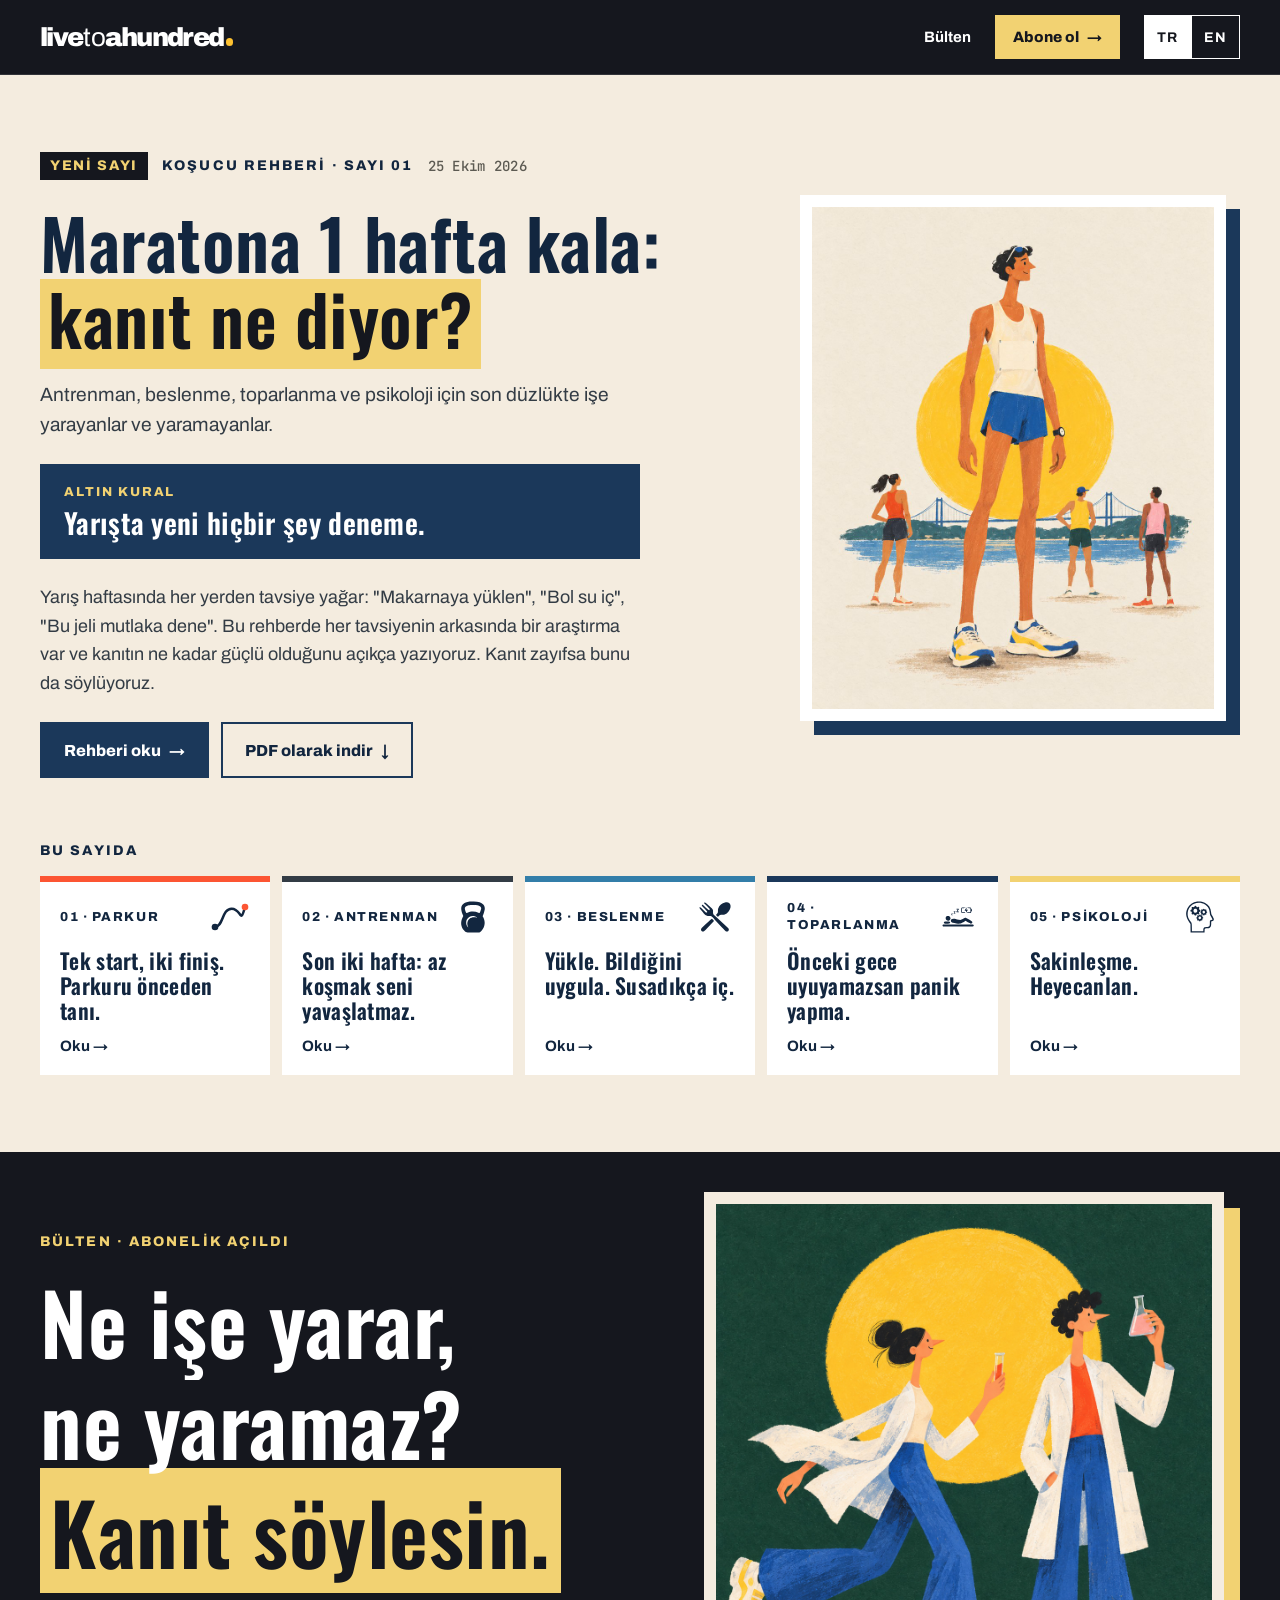
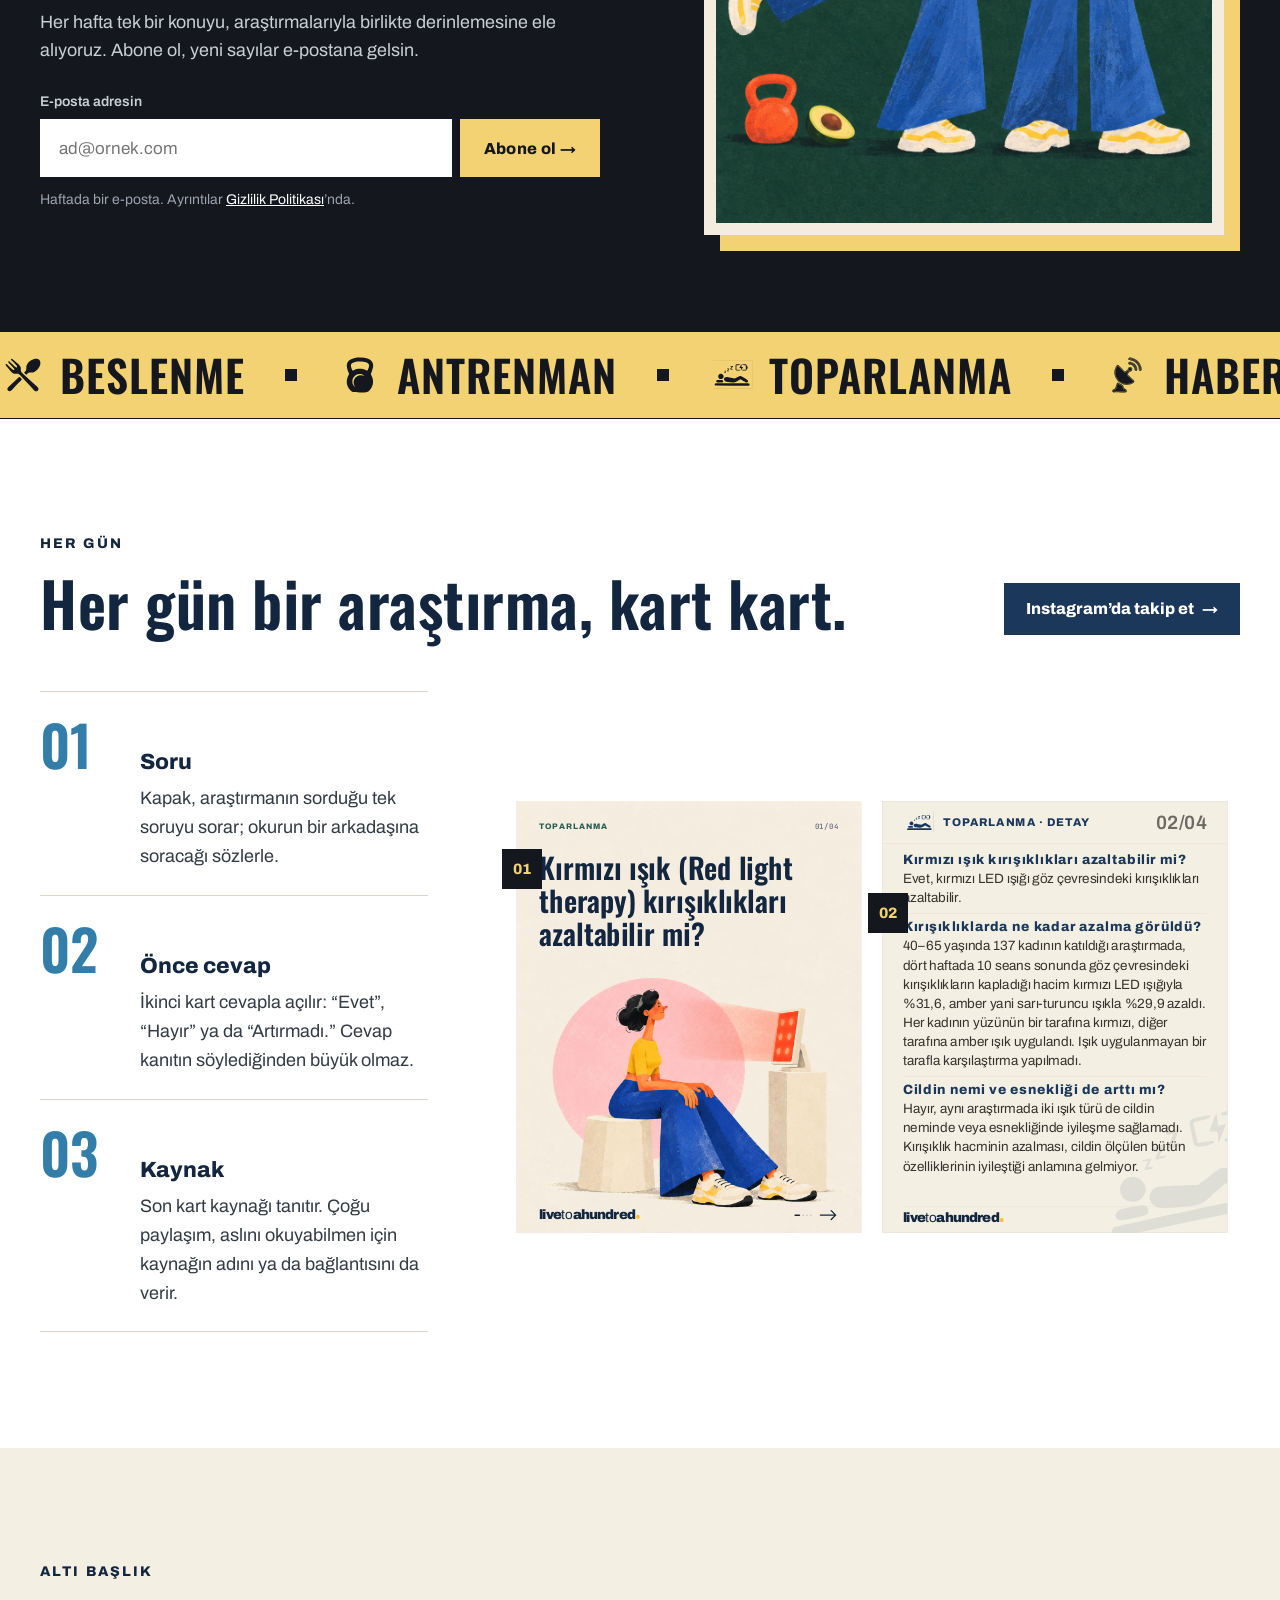
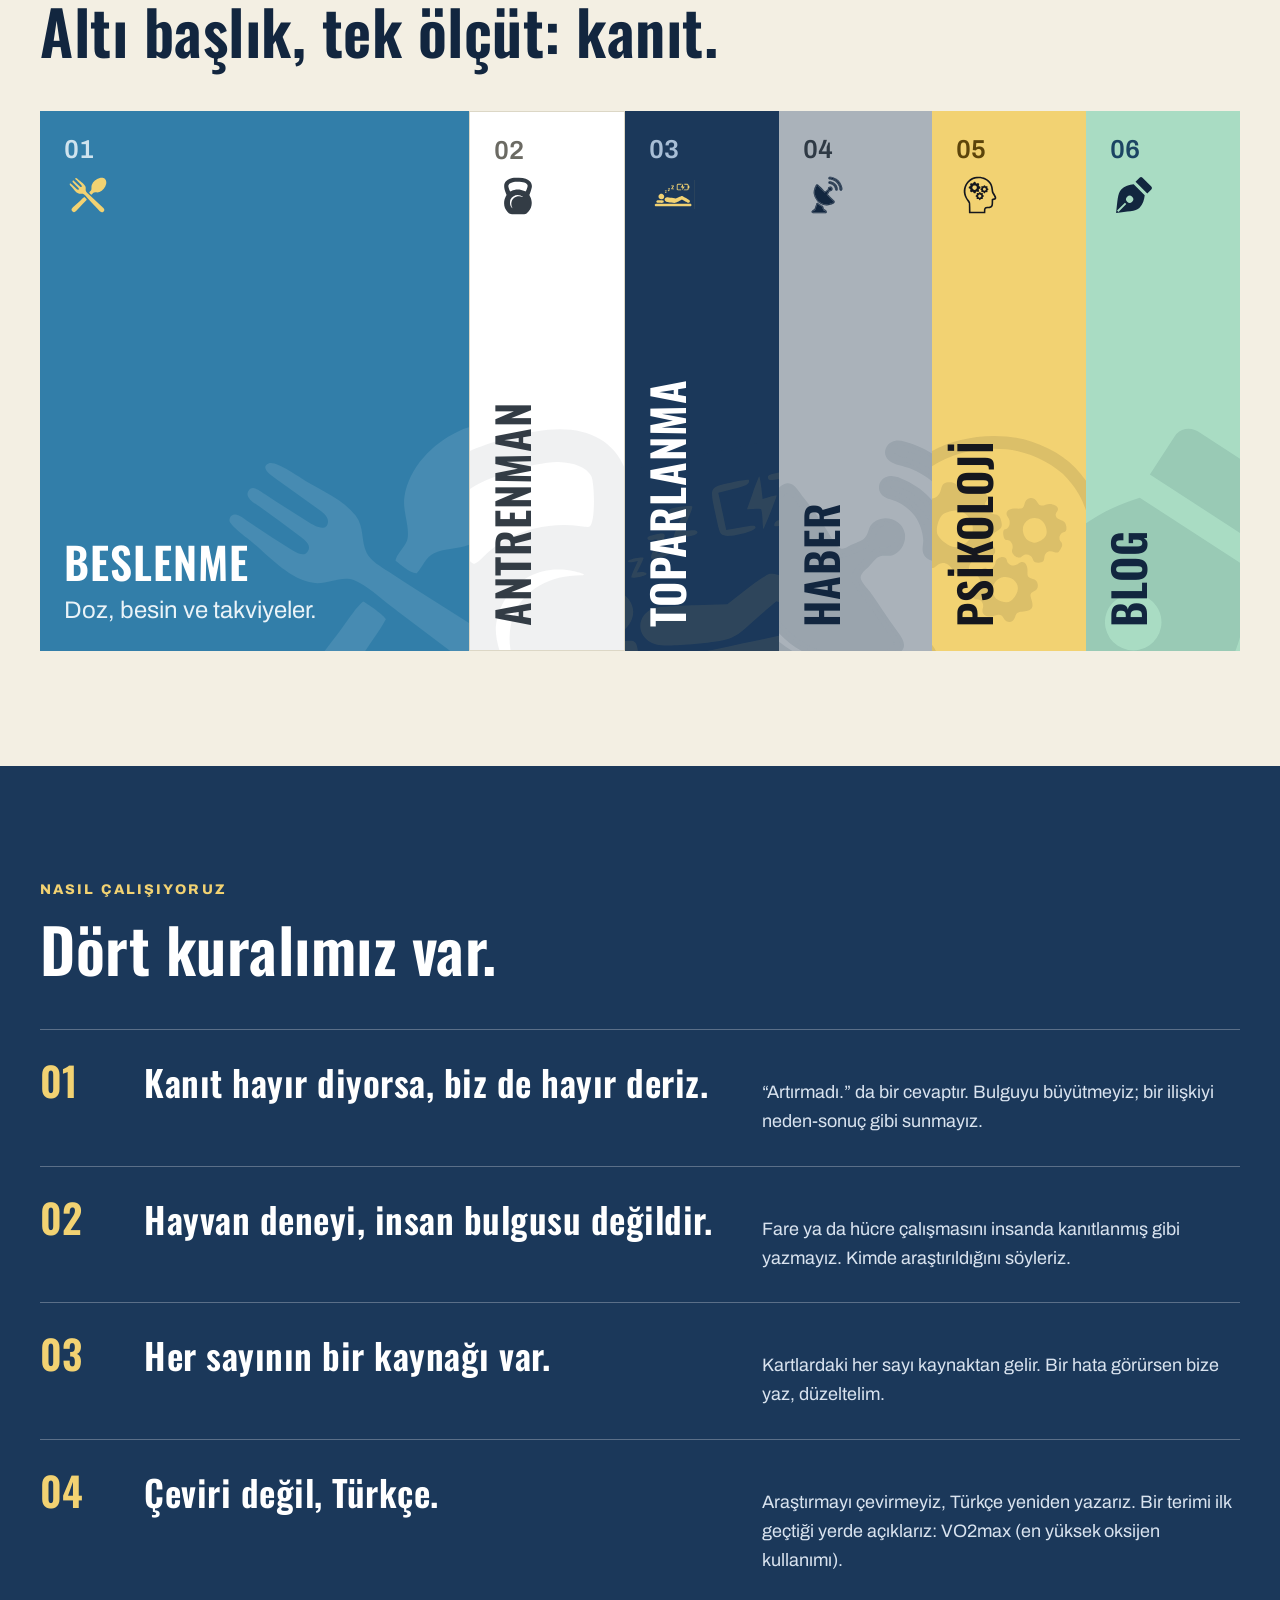
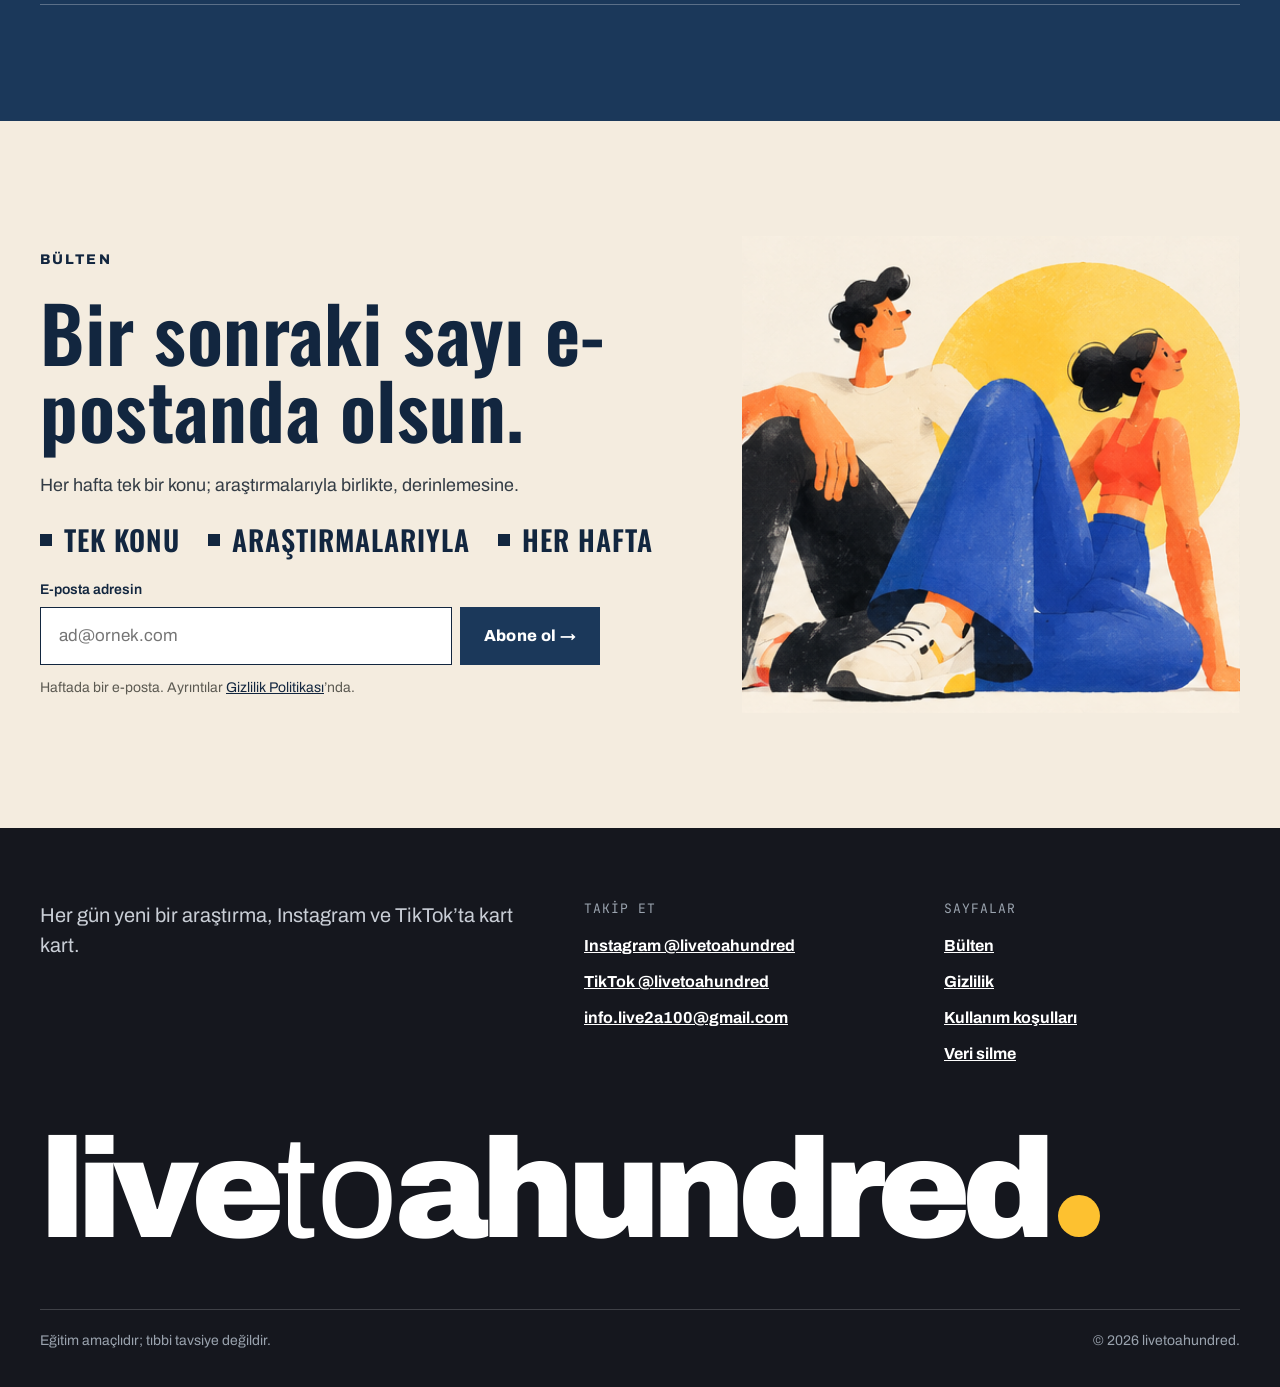
<file: index.html>
<!doctype html>
<html lang="tr">
<head>
<meta charset="utf-8">
<meta name="viewport" content="width=device-width, initial-scale=1">
<title>livetoahundred · Ne işe yarar, ne yaramaz? Kanıt söylesin.</title>
<meta name="description" content="Her hafta tek bir konuyu, araştırmalarıyla birlikte derinlemesine ele alıyoruz. Abone ol, yeni sayılar e-postana gelsin.">
<link rel="icon" type="image/png" sizes="32x32" href="./assets/favicon-32.png">
<link rel="apple-touch-icon" href="./assets/apple-touch-icon.png">
<link rel="stylesheet" href="./assets/site/l2a-tokens.css">
<link rel="stylesheet" href="./assets/site/bundle.css">
<link rel="stylesheet" href="./assets/site/landing.css">
<link rel="stylesheet" href="./assets/site/site.css">
<style>
    .sc-placeholder{background:color-mix(in srgb,currentColor 8%,transparent);
      border:1px solid color-mix(in srgb,currentColor 50%,transparent);
      border-radius:2px;box-sizing:border-box;overflow:hidden}
    @keyframes sc-shine{0%{background-position:100% 50%}100%{background-position:0% 50%}}
    html.sc-dc-streaming .sc-placeholder,
    html.sc-dc-streaming .sc-interp.sc-missing{position:relative;
      background:color-mix(in srgb,currentColor 5%,transparent);
      border-color:transparent}
    html.sc-dc-streaming .sc-placeholder::before,
    html.sc-dc-streaming .sc-interp.sc-missing::before{content:'';
      position:absolute;inset:0;pointer-events:none;
      background:linear-gradient(90deg,rgba(217,119,87,0) 25%,rgba(247,225,211,.95) 37%,rgba(217,119,87,0) 63%);
      background-size:400% 100%;animation:sc-shine 1.4s ease infinite}
    html.sc-dc-streaming .sc-placeholder:nth-child(n+9 of .sc-placeholder)::before,
    html.sc-dc-streaming .sc-interp.sc-missing:nth-child(n+9 of .sc-interp.sc-missing)::before{animation:none;
      background:color-mix(in srgb,currentColor 8%,transparent)}
    .sc-placeholder-error{padding:4px 8px;font:11px/1.4 ui-monospace,monospace;
      color:color-mix(in srgb,currentColor 70%,transparent);word-break:break-word}
    .sc-interp.sc-missing{display:inline-block;width:2em;height:1em;overflow:hidden;
      vertical-align:text-bottom;background:rgba(255,255,255,.3);border:1px solid rgba(0,0,0,.5);
      border-radius:2px;box-sizing:border-box;color:transparent;
      user-select:none}
    .sc-interp.sc-unresolved{font-family:ui-monospace,monospace;font-size:.85em;
      color:color-mix(in srgb,currentColor 50%,transparent);
      background:color-mix(in srgb,currentColor 10%,transparent);border-radius:3px;
      padding:0 3px}
    .sc-host.sc-has-error{position:relative}
    .sc-logic-error{position:absolute;top:8px;left:8px;z-index:2147483647;max-width:60ch;
      padding:6px 10px;background:#b00020;color:#fff;font:12px/1.4 ui-monospace,monospace;
      border-radius:4px;white-space:pre-wrap;pointer-events:none}
    /* Mirrors PRINT_BASELINE_CSS in apps/web deck-stage-export.ts — keep both
       in sync until dc-runtime regains a build step. */
    @media print {
      @page { margin: 0.5cm; }
      figure, table { break-inside: avoid; }
      #dc-root, #dc-root > .sc-host { height: auto; }
      *, *::before, *::after {
        print-color-adjust: exact; -webkit-print-color-adjust: exact;
        backdrop-filter: none !important; -webkit-backdrop-filter: none !important;
        animation-delay: -99s !important; animation-duration: .001s !important;
        animation-iteration-count: 1 !important; animation-fill-mode: both !important;
        animation-play-state: running !important; transition-duration: 0s !important;
      }
    }
  </style>
<style>x-dc{display:none!important}</style>
<style data-dc-tpl="1">
body{margin:0}
</style>
<style data-dc-tpl="1">
body{margin:0}
</style>
<style data-dc-tpl="1">
body{margin:0}
</style>
<style data-dc-tpl="1">
body{margin:0}
</style>
<style data-dc-tpl="1">
body{margin:0}
</style>
<style data-dc-tpl="1">
body{margin:0}
</style>
</head>
<body style="margin:0; background:#15171e">
<div id="dc-root"><div class="sc-host" data-sc-name="Main"><div style="min-height: 100vh; background: rgb(21, 23, 30); font-family: var(--font-text, 'Archivo', sans-serif);"><div lang="tr" id="ust-tr"><header class="lp-dark" style="position: sticky; top: 0px; z-index: 20; background: rgb(21, 23, 30); border-bottom: 1px solid rgba(255, 255, 255, 0.12);"><div style="width: 100%; max-width: 1240px; margin: 0px auto; box-sizing: border-box; padding: 14px 20px; display: flex; align-items: center; justify-content: space-between; gap: 16px;"><span class="lp-pulse" style="display: inline-flex; align-items: center;"><div class="sc-host-x" style="display: contents;"><span class="wordmark l2a-wordmark l2a-wordmark--white" role="img" aria-label="livetoahundred." style="font-size: 26px;"><span aria-hidden="true">live</span><span class="l2a-wordmark__to" aria-hidden="true">to</span><span aria-hidden="true">ahundred</span><span class="l2a-wordmark__dot" aria-hidden="true"></span></span></div></span><nav aria-label="Site menüsü" style="display: flex; align-items: center; gap: 12px 24px;"><a class="lp-hide-sm" href="./newsletter/" style="display: inline-block; padding: 14px 0px; color: rgb(255, 255, 255); font-size: 15px; line-height: 1.2; font-weight: 700; text-decoration: none;">Bülten</a><a class="lp-btn lp-btn--sari lp-hide-sm" href="#abone-tr" style="display: inline-flex; align-items: center; gap: 8px; height: 44px; padding: 0px 18px; box-sizing: border-box; background: rgb(242, 210, 114); color: rgb(21, 23, 30); font-size: 15px; font-weight: 800; text-decoration: none;">Abone ol <span class="lp-btn__arrow" aria-hidden="true">→</span></a><div style="display: flex;"><a href="./" hreflang="tr" aria-current="page" style="min-width: 48px; height: 44px; padding: 0px 12px; border: 1px solid rgb(255, 255, 255); border-radius: 0px; background: rgb(255, 255, 255); color: rgb(21, 23, 30); font-family: var(--font-text, 'Archivo', sans-serif); font-size: 14px; font-weight: 700; letter-spacing: 0.08em;  display: inline-flex; align-items: center; justify-content: center; box-sizing: border-box; text-decoration: none;">TR</a><a href="./en/" hreflang="en" style="min-width: 48px; height: 44px; padding: 0px 12px; border-width: 1px 1px 1px 0px; border-style: solid solid solid none; border-color: rgb(255, 255, 255) rgb(255, 255, 255) rgb(255, 255, 255) currentcolor; border-image: initial; border-radius: 0px; background: transparent; color: rgb(255, 255, 255); font-family: var(--font-text, 'Archivo', sans-serif); font-size: 14px; font-weight: 700; letter-spacing: 0.08em;  display: inline-flex; align-items: center; justify-content: center; box-sizing: border-box; text-decoration: none;">EN</a></div></nav></div></header><div class="sc-host" data-sc-name="LatestIssue"><section aria-labelledby="sayi-baslik-tr" style="background: rgb(244, 236, 223); color: rgb(18, 38, 63); overflow: clip; font-family: var(--font-text, 'Archivo', sans-serif);"><div lang="tr" style="width: 100%; max-width: 1240px; margin: 0px auto; box-sizing: border-box; padding: clamp(40px, 6vw, 88px) 20px; display: flex; flex-direction: column; gap: clamp(40px, 5vw, 64px);"><div style="display: flex; flex-wrap: wrap; align-items: center; justify-content: space-between; gap: 48px 64px;"><div style="flex: 1 1 560px; min-width: 0px; display: flex; flex-direction: column; gap: 24px;"><p class="lp-fade" style="margin: 0px; display: flex; flex-wrap: wrap; align-items: center; gap: 8px 14px; font-size: 14px; line-height: 1.3; font-weight: 800; letter-spacing: 0.15em; color: rgb(18, 38, 63);"><span style="display: inline-block; padding: 5px 10px; background: rgb(21, 23, 30); color: rgb(242, 210, 114); letter-spacing: 0.12em;">YENİ SAYI</span><span>KOŞUCU REHBERİ · SAYI 01</span><span style="font-family: var(--font-mono, 'JetBrains Mono', monospace); font-weight: 500; letter-spacing: 0.02em; color: rgb(92, 90, 82);">25 Ekim 2026</span></p><h1 id="sayi-baslik-tr" class="lp-fade" style="margin: 0px; font-family: var(--font-display, 'Oswald', sans-serif); font-size: clamp(44px, 5.4vw, 80px); line-height: 1.1; font-weight: 600; letter-spacing: 0.5px; color: rgb(18, 38, 63); animation-delay: 0.1s;">Maratona 1 hafta kala: <span class="lp-mark" style="background-image: linear-gradient(transparent 12%, rgb(242, 210, 114) 12%);">kanıt ne diyor?</span></h1><p class="lp-fade" style="margin: 0px; max-width: 600px; font-size: clamp(18px, 1.5vw, 21px); line-height: 1.55; color: rgb(51, 60, 69); animation-delay: 0.25s;">Antrenman, beslenme, toparlanma ve psikoloji için son düzlükte işe yarayanlar ve yaramayanlar.</p><div class="lp-fade" style="max-width: 600px; box-sizing: border-box; padding: 20px 24px; background: rgb(27, 56, 90); display: flex; flex-direction: column; gap: 6px; animation-delay: 0.35s;"><p style="margin: 0px; font-size: 13px; line-height: 1.3; font-weight: 800; letter-spacing: 0.15em; color: rgb(242, 210, 114);">ALTIN KURAL</p><p style="margin: 0px; font-family: var(--font-display, 'Oswald', sans-serif); font-size: clamp(24px, 2.2vw, 30px); line-height: 1.15; font-weight: 600; letter-spacing: 0.3px; color: rgb(255, 255, 255);">Yarışta yeni hiçbir şey deneme.</p></div><p class="lp-fade" style="margin: 0px; max-width: 600px; font-size: 18px; line-height: 1.6; color: rgb(51, 60, 69); animation-delay: 0.45s;">Yarış haftasında her yerden tavsiye yağar: "Makarnaya yüklen", "Bol su iç", "Bu jeli mutlaka dene". Bu rehberde her tavsiyenin arkasında bir araştırma var ve kanıtın ne kadar güçlü olduğunu açıkça yazıyoruz. Kanıt zayıfsa bunu da söylüyoruz.</p><div class="lp-fade" style="display: flex; flex-wrap: wrap; gap: 12px; animation-delay: 0.55s;"><a class="lp-btn lp-btn--navy" href="https://livetoa100.com/newsletter/maraton-oncesi-kanit-rehberi/" style="display: inline-flex; align-items: center; gap: 8px; height: 56px; padding: 0px 24px; box-sizing: border-box; background: rgb(27, 56, 90); color: rgb(255, 255, 255); font-size: 16px; font-weight: 800; text-decoration: none;">Rehberi oku <span class="lp-btn__arrow" aria-hidden="true">→</span></a><a href="https://livetoa100.com/assets/newsletter/maraton-oncesi-kanit-rehberi/maraton-oncesi-kanit-rehberi.pdf" style="display: inline-flex; align-items: center; gap: 8px; height: 56px; padding: 0px 22px; box-sizing: border-box; border: 2px solid rgb(27, 56, 90); color: rgb(18, 38, 63); font-size: 16px; font-weight: 800; text-decoration: none;">PDF olarak indir <span aria-hidden="true">↓</span></a></div></div><div class="lp-fade" style="flex: 0 1 440px; min-width: 0px; margin: 0px auto; animation-delay: 0.2s;"><div style="box-sizing: border-box; width: 100%; padding: 0px 14px 14px 0px;"><div style="box-sizing: border-box; padding: 12px; background: rgb(255, 255, 255); box-shadow: rgb(27, 56, 90) 14px 14px 0px;"><img src="./assets/site/b7b6c29ee8a006cee1646cc0a81cd98b.jpg" alt="Sayının kapağı: büyük sarı bir güneşin önünde, arkasında Boğaz köprüsü olan uzun boylu bir koşucu; arkada ısınan diğer koşucular." width="960" height="1200" style="display: block; width: 100%; height: auto;"></div></div></div></div><nav aria-labelledby="bu-sayida-tr" style="display: flex; flex-direction: column; gap: 16px;"><p id="bu-sayida-tr" style="margin: 0px; font-size: 14px; line-height: 1.3; font-weight: 800; letter-spacing: 0.15em; color: rgb(18, 38, 63);">BU SAYIDA</p><ol style="margin: 0px; padding: 0px; list-style: none; display: grid; grid-template-columns: repeat(auto-fit, minmax(min(100%, 160px), 1fr)); gap: 12px;"><li style="display: flex;"><a class="lp-card" href="https://livetoa100.com/newsletter/maraton-oncesi-kanit-rehberi/#parkur" style="flex: 1 1 auto; display: flex; flex-direction: column; gap: 14px; box-sizing: border-box; padding: 18px 20px; background: rgb(255, 255, 255); border-top: 6px solid rgb(252, 85, 51); color: rgb(18, 38, 63); text-decoration: none;"><span style="display: flex; align-items: center; justify-content: space-between; gap: 12px;"><span style="font-size: 13px; line-height: 1.3; font-weight: 800; letter-spacing: 0.12em;">01 · PARKUR</span><svg viewBox="0 0 48 40" width="40" height="34" aria-hidden="true" focusable="false"><path d="M6 32 C 16 32 14 10 26 10 S 36 30 42 8" fill="none" stroke="#12263f" stroke-width="3" stroke-linecap="round"></path><circle cx="6" cy="32" r="4" fill="#12263f"></circle><circle cx="42" cy="8" r="4" fill="#fc5533"></circle></svg></span><span style="font-family: var(--font-display, 'Oswald', sans-serif); font-size: clamp(20px, 1.7vw, 24px); line-height: 1.15; font-weight: 600; letter-spacing: 0.3px;">Tek start, iki finiş. Parkuru önceden tanı.</span><span style="margin-top: auto; font-size: 15px; line-height: 1.3; font-weight: 700;">Oku <span class="lp-btn__arrow" aria-hidden="true">→</span></span></a></li><li style="display: flex;"><a class="lp-card" href="https://livetoa100.com/newsletter/maraton-oncesi-kanit-rehberi/#antrenman" style="flex: 1 1 auto; display: flex; flex-direction: column; gap: 14px; box-sizing: border-box; padding: 18px 20px; background: rgb(255, 255, 255); border-top: 6px solid rgb(51, 60, 69); color: rgb(18, 38, 63); text-decoration: none;"><span style="display: flex; align-items: center; justify-content: space-between; gap: 12px;"><span style="font-size: 13px; line-height: 1.3; font-weight: 800; letter-spacing: 0.12em;">02 · ANTRENMAN</span><div class="sc-host-x" style="display: contents;"><svg class="l2a-pillar-icon" viewBox="0 0 48 48" width="40" height="34" fill="none" aria-hidden="true" focusable="false" style="color: rgb(18, 38, 63);"><g transform="translate(-4.02 54.82) scale(0.031523 -0.031523)" fill="currentColor"><path d="M735 1669 c-126 -19 -238 -65 -294 -121 -100 -98 -104 -227 -16 -458 l28 -73 -31 -61 c-104 -206 -77 -426 72 -584 84 -90 89 -92 394 -92 305 0 302 -1 393 97 147 159 173 385 67 584 -28 53 -29 59 -15 85 25 49 76 221 83 277 9 76 -15 152 -67 211 -80 90 -215 135 -424 141 -71 2 -157 0 -190 -6z m393 -179 c70 -25 117 -65 127 -109 7 -32 -38 -180 -65 -213 -16 -20 -16 -20 -56 -1 -156 79 -356 79 -493 1 -19 -10 -39 -17 -46 -14 -16 6 -64 127 -71 180 -12 83 36 131 168 166 104 29 343 23 436 -10z m-146 -490 c51 -19 127 -70 84 -56 -215 70 -398 -28 -431 -231 -7 -44 16 -155 37 -180 6 -7 8 -16 5 -19 -6 -6 -48 48 -73 96 -29 54 -26 181 4 240 74 142 230 205 374 150z"></path></g></svg></div></span><span style="font-family: var(--font-display, 'Oswald', sans-serif); font-size: clamp(20px, 1.7vw, 24px); line-height: 1.15; font-weight: 600; letter-spacing: 0.3px;">Son iki hafta: az koşmak seni yavaşlatmaz.</span><span style="margin-top: auto; font-size: 15px; line-height: 1.3; font-weight: 700;">Oku <span class="lp-btn__arrow" aria-hidden="true">→</span></span></a></li><li style="display: flex;"><a class="lp-card" href="https://livetoa100.com/newsletter/maraton-oncesi-kanit-rehberi/#beslenme" style="flex: 1 1 auto; display: flex; flex-direction: column; gap: 14px; box-sizing: border-box; padding: 18px 20px; background: rgb(255, 255, 255); border-top: 6px solid rgb(50, 126, 169); color: rgb(18, 38, 63); text-decoration: none;"><span style="display: flex; align-items: center; justify-content: space-between; gap: 12px;"><span style="font-size: 13px; line-height: 1.3; font-weight: 800; letter-spacing: 0.12em;">03 · BESLENME</span><div class="sc-host-x" style="display: contents;"><svg class="l2a-pillar-icon" viewBox="0 0 48 48" width="40" height="34" fill="none" aria-hidden="true" focusable="false" style="color: rgb(18, 38, 63);"><g transform="translate(-1.87 -1.13) scale(0.2706)" fill="currentColor" fill-rule="evenodd"><path d="M111.5 91.27C107.85 90.82 103.54 85.1 101.12 82.5C101.54 79.26 108.65 75.42 109.96 71.15C112.26 63.64 109.61 55.66 112.23 48.09C117.55 32.69 132.58 22.07 147.68 17.84C155.23 15.73 164.74 15.79 170.81 21.36C177.1 27.12 177.79 36.38 176.12 44.23C172.93 59.19 160.78 74.12 146.51 79.72C138.75 82.76 130.73 80.04 122.84 82.03C118 83.25 115.27 88.45 111.5 91.27ZM41.22 17.1C45.25 16.1 55.94 26.91 59.29 29.87C67.48 37.1 78.73 44.1 83.74 54.11C87.43 61.48 83.96 68.43 86.14 75.41C87.67 80.34 92.76 84.34 96.37 87.8C115.73 106.38 136.19 123.75 155.59 142.25C161.95 148.31 175.06 157.52 163.84 166.67C160.47 169.42 155.35 169.93 151.57 167.59C146.51 164.46 142.79 158.72 138.75 154.42C135.29 150.74 131.74 147.19 128.33 143.49C117.05 131.2 105.56 119.17 94.3 106.86C89.32 101.42 82.95 92.95 76.74 89.1C70.03 84.93 61.48 89.07 54.19 86.62C41.04 82.2 32.53 67.48 23.71 57.45C21.73 55.21 14.4 47.48 14.32 44.83C14.29 43.85 14.99 42.5 15.86 42.06C19.08 40.46 21.77 44.31 23.86 46.3C30.95 53.04 38.03 59.68 45.21 66.3C47.68 68.57 51.92 72.35 54.66 68.15C56.6 65.18 52.98 61.74 51.12 59.72C45.06 53.14 38.79 46.73 32.56 40.27C30.5 38.13 24.64 33.74 27.42 30.26C30.19 26.79 33.89 31.32 35.9 33.27C42.83 40.02 50.15 46.36 57.22 52.96C59.36 54.97 66.04 60.71 67.9 55.1C69.1 51.51 65.52 48.46 63.32 46.18C57.06 39.66 50.66 33.25 44.33 26.83C42.65 25.12 35.31 18.55 41.22 17.1ZM79.5 101.6C81.54 103.11 89.9 111.38 90.2 113.5C84.93 120.03 78.69 125.67 73.02 131.85C64.1 141.58 55.04 151.19 45.97 160.8C40.41 166.69 32.81 172.89 25.53 165.3C18.86 158.36 24.45 151.27 30.1 146.27C41.03 136.58 51.82 126.64 62.6 116.76C67.95 111.86 73.34 105.38 79.5 101.6Z"></path></g></svg></div></span><span style="font-family: var(--font-display, 'Oswald', sans-serif); font-size: clamp(20px, 1.7vw, 24px); line-height: 1.15; font-weight: 600; letter-spacing: 0.3px;">Yükle. Bildiğini uygula. Susadıkça iç.</span><span style="margin-top: auto; font-size: 15px; line-height: 1.3; font-weight: 700;">Oku <span class="lp-btn__arrow" aria-hidden="true">→</span></span></a></li><li style="display: flex;"><a class="lp-card" href="https://livetoa100.com/newsletter/maraton-oncesi-kanit-rehberi/#toparlanma" style="flex: 1 1 auto; display: flex; flex-direction: column; gap: 14px; box-sizing: border-box; padding: 18px 20px; background: rgb(255, 255, 255); border-top: 6px solid rgb(27, 56, 90); color: rgb(18, 38, 63); text-decoration: none;"><span style="display: flex; align-items: center; justify-content: space-between; gap: 12px;"><span style="font-size: 13px; line-height: 1.3; font-weight: 800; letter-spacing: 0.12em;">04 · TOPARLANMA</span><div class="sc-host-x" style="display: contents;"><svg class="l2a-pillar-icon" viewBox="0 0 48 48" width="40" height="34" fill="none" aria-hidden="true" focusable="false" style="color: rgb(18, 38, 63);"><g transform="translate(-0.38 41.36) scale(0.023875 -0.023875)"><mask id="l2a-mask-toparlanma-re" maskUnits="userSpaceOnUse" x="0" y="0" width="2110" height="1500"><rect x="0" y="0" width="2110" height="1500" fill="#ffffff"></rect><path d="M0 750 l0 -750 1055 0 1055 0 0 750 0 750 -1055 0 -1055 0 0 -750z m1460 533 c-1 -26 -22 -32 -110 -35 l-95 -3 0 -120 0 -120 93 -3 c82 -2 93 -5 90 -20 -5 -24 -169 -30 -204 -7 -23 15 -24 19 -24 147 0 172 -3 168 142 168 59 0 108 -3 108 -7z m66 -64 l-7 -71 45 4 c25 2 46 1 46 -1 0 -8 -123 -192 -125 -189 -2 2 2 29 7 61 6 32 7 61 4 64 -4 4 -24 9 -46 12 l-40 6 57 93 c31 50 58 92 61 92 2 0 1 -32 -2 -71z m256 54 c10 -9 18 -30 18 -49 0 -26 4 -33 23 -36 20 -3 22 -8 22 -63 0 -55 -2 -60 -22 -63 -18 -3 -23 -10 -23 -34 0 -59 -20 -68 -142 -68 -105 0 -108 1 -98 20 9 17 23 20 103 22 l92 3 0 120 0 120 -87 3 c-80 3 -88 5 -88 22 0 18 7 20 92 20 71 0 95 -4 110 -17z m-705 -79 c2 -6 -19 -40 -46 -75 l-50 -64 47 -5 c33 -4 47 -9 47 -20 0 -12 -15 -15 -74 -15 -45 0 -76 4 -78 11 -2 6 17 38 42 71 25 34 45 64 45 67 0 3 -18 6 -40 6 -34 0 -40 3 -40 20 0 19 5 21 72 18 40 -2 73 -8 75 -14z m-207 -140 c0 -9 -16 -35 -36 -59 l-35 -44 38 -3 c21 -2 38 -7 38 -13 0 -13 -105 -19 -117 -7 -5 5 6 27 27 53 19 24 35 47 35 52 0 4 -13 7 -30 7 -20 0 -30 5 -30 15 0 12 13 15 55 15 43 0 55 -3 55 -16z m-160 -112 c0 -4 -14 -24 -30 -44 l-30 -37 27 -3 c14 -2 28 -9 31 -15 2 -9 -11 -13 -47 -13 -28 0 -51 4 -51 8 0 4 14 27 31 50 l31 42 -31 0 c-17 0 -31 5 -31 10 0 6 23 10 50 10 28 0 50 -3 50 -8z m-202 -172 c68 -42 91 -124 52 -188 -79 -130 -280 -69 -267 81 4 50 39 99 82 117 36 15 99 11 133 -10z m1167 -198 c192 -116 209 -133 189 -189 -12 -34 -52 -58 -85 -50 -13 4 -60 27 -104 53 -44 25 -108 62 -142 81 l-63 35 -62 -34 c-35 -19 -101 -56 -147 -83 -102 -60 -137 -64 -336 -41 -200 24 -253 39 -293 81 -73 79 -17 194 95 195 21 0 128 -16 238 -36 l200 -36 135 65 c74 36 149 66 165 66 22 1 81 -30 210 -107z m-1145 -125 c20 -10 25 -20 25 -52 0 -60 -21 -67 -192 -63 -151 3 -163 7 -178 55 -4 17 1 29 19 48 24 24 29 25 163 25 91 0 146 -5 163 -13z m1406 -181 c20 -27 18 -70 -4 -90 -17 -15 -91 -16 -907 -14 l-888 3 -20 27 c-17 23 -19 31 -9 53 7 14 22 29 34 34 12 4 418 8 901 7 858 -1 879 -1 893 -20z" fill="#000000"></path></mask><rect x="0" y="0" width="2110" height="1500" fill="currentColor" mask="url(#l2a-mask-toparlanma-re)"></rect></g></svg></div></span><span style="font-family: var(--font-display, 'Oswald', sans-serif); font-size: clamp(20px, 1.7vw, 24px); line-height: 1.15; font-weight: 600; letter-spacing: 0.3px;">Önceki gece uyuyamazsan panik yapma.</span><span style="margin-top: auto; font-size: 15px; line-height: 1.3; font-weight: 700;">Oku <span class="lp-btn__arrow" aria-hidden="true">→</span></span></a></li><li style="display: flex;"><a class="lp-card" href="https://livetoa100.com/newsletter/maraton-oncesi-kanit-rehberi/#psikoloji" style="flex: 1 1 auto; display: flex; flex-direction: column; gap: 14px; box-sizing: border-box; padding: 18px 20px; background: rgb(255, 255, 255); border-top: 6px solid rgb(242, 210, 114); color: rgb(18, 38, 63); text-decoration: none;"><span style="display: flex; align-items: center; justify-content: space-between; gap: 12px;"><span style="font-size: 13px; line-height: 1.3; font-weight: 800; letter-spacing: 0.12em;">05 · PSİKOLOJİ</span><div class="sc-host-x" style="display: contents;"><svg class="l2a-pillar-icon" viewBox="0 0 48 48" width="40" height="34" fill="none" aria-hidden="true" focusable="false" style="color: rgb(18, 38, 63);"><g transform="translate(-2.95 49.8) scale(0.02724 -0.02724)" fill="currentColor"><path d="M845 1750 c-228 -26 -408 -152 -504 -355 -116 -241 -88 -458 91 -717 l63 -90 3 -224 3 -224 362 2 362 3 3 92 c2 63 7 95 17 103 7 6 59 15 114 19 87 7 104 11 136 36 58 44 75 92 75 217 l0 108 40 6 c54 9 88 37 96 80 7 37 6 39 -88 214 -39 73 -47 96 -52 163 -19 242 -125 404 -332 506 -108 53 -256 76 -389 61z m247 -85 c123 -30 249 -115 311 -207 55 -83 76 -149 90 -277 13 -116 14 -116 80 -236 37 -66 66 -124 64 -130 -2 -5 -30 -15 -62 -22 -32 -6 -62 -17 -66 -25 -5 -7 -9 -66 -9 -131 0 -178 -19 -200 -171 -209 -47 -3 -96 -11 -108 -17 -39 -22 -61 -70 -61 -138 l0 -63 -294 0 -294 0 -4 198 c-3 220 -1 212 -85 326 -25 33 -55 81 -68 106 -110 218 -79 485 78 656 147 162 371 224 599 169z"></path><path d="M705 1496 c-17 -40 -48 -53 -82 -35 -43 23 -87 -21 -63 -65 18 -36 0 -76 -34 -76 -21 0 -26 -6 -32 -36 -7 -40 0 -51 35 -56 32 -4 49 -50 30 -84 -11 -22 -10 -27 13 -50 24 -25 27 -25 51 -10 32 22 69 6 84 -35 11 -27 16 -30 50 -27 31 2 39 7 41 26 2 12 14 30 28 38 22 15 26 15 49 0 23 -15 27 -15 49 -1 32 21 38 38 20 64 -21 30 -9 59 32 76 27 11 34 19 34 42 0 35 -10 50 -35 54 -11 3 -26 17 -33 32 -12 25 -12 31 4 48 17 19 16 20 -11 49 -27 29 -29 29 -56 13 -23 -14 -33 -15 -53 -5 -15 6 -26 20 -26 30 0 26 -20 42 -53 42 -23 0 -31 -7 -42 -34z m119 -157 c58 -69 11 -169 -79 -169 -36 0 -95 59 -95 94 0 33 24 82 47 95 10 6 37 11 60 11 34 0 46 -5 67 -31z"></path><path d="M1150 1354 c-10 -24 -14 -26 -49 -20 -47 7 -69 -11 -51 -43 13 -25 -2 -61 -25 -61 -10 0 -15 -10 -15 -30 0 -20 5 -30 15 -30 21 0 35 -32 23 -54 -15 -26 24 -65 46 -47 21 17 54 5 58 -22 2 -16 11 -23 30 -25 22 -3 29 2 34 22 7 30 29 40 57 25 17 -10 24 -8 38 10 15 18 16 26 7 41 -13 21 3 50 28 50 9 0 14 11 14 28 0 21 -7 32 -25 40 -27 12 -32 31 -13 50 21 21 -17 51 -58 45 -29 -5 -35 -2 -44 21 -13 36 -57 36 -70 0z m80 -104 c20 -20 26 -65 12 -86 -13 -20 -52 -35 -72 -29 -33 10 -50 35 -50 70 0 58 69 86 110 45z"></path><path d="M946 1056 c-6 -26 -38 -40 -54 -24 -6 6 -19 4 -35 -7 -22 -14 -24 -20 -15 -35 14 -22 4 -50 -22 -57 -24 -6 -29 -63 -6 -63 25 0 40 -28 28 -54 -15 -34 9 -55 57 -49 32 4 38 2 49 -21 15 -34 49 -34 64 -1 10 22 17 25 50 23 47 -2 60 13 52 59 -5 29 -3 34 20 43 19 7 26 17 26 35 0 18 -7 28 -26 35 -23 9 -25 14 -20 44 8 42 -15 67 -45 48 -25 -16 -59 1 -59 28 0 31 -56 28 -64 -4z m84 -106 c27 -27 25 -66 -5 -95 -27 -28 -45 -31 -78 -14 -29 16 -37 28 -37 62 0 36 32 67 70 67 17 0 39 -9 50 -20z"></path></g></svg></div></span><span style="font-family: var(--font-display, 'Oswald', sans-serif); font-size: clamp(20px, 1.7vw, 24px); line-height: 1.15; font-weight: 600; letter-spacing: 0.3px;">Sakinleşme. Heyecanlan.</span><span style="margin-top: auto; font-size: 15px; line-height: 1.3; font-weight: 700;">Oku <span class="lp-btn__arrow" aria-hidden="true">→</span></span></a></li></ol></nav></div></section></div><section class="lp-dark" aria-labelledby="hero-title-tr" style="position: relative; overflow: clip; background: rgb(21, 23, 30); color: rgb(255, 255, 255);"><div style="width: 100%; max-width: 1240px; margin: 0px auto; box-sizing: border-box; min-height: 720px; padding: 40px 20px 80px; display: flex; flex-wrap: wrap; align-items: center; justify-content: space-between; gap: 40px 48px;"><div style="flex: 1 1 560px; min-width: 0px; display: flex; flex-direction: column; gap: 28px;"><p class="lp-fade" style="margin: 0px; font-size: 14px; line-height: 1.3; font-weight: 800; letter-spacing: 0.15em; color: rgb(242, 210, 114); animation-delay: 0.05s;">BÜLTEN · ABONELİK AÇILDI</p><h2 id="hero-title-tr" style="margin: 0px; font-family: var(--font-display, 'Oswald', sans-serif); font-size: clamp(52px, 6.6vw, 100px); line-height: 1; font-weight: 600; letter-spacing: 0.5px; color: rgb(255, 255, 255);"><span class="lp-line"><span style="animation-delay: 0.1s;">Ne işe yarar,</span></span><span class="lp-line"><span style="animation-delay: 0.22s;">ne yaramaz?</span></span><span class="lp-line"><span style="animation-delay: 0.34s;"><span class="lp-mark">Kanıt söylesin.</span></span></span></h2><p class="lp-fade" style="margin: 0px; max-width: 540px; font-size: clamp(17px, 1.4vw, 20px); line-height: 1.6; color: rgb(201, 206, 214); animation-delay: 0.55s;">Her hafta tek bir konuyu, araştırmalarıyla birlikte derinlemesine ele alıyoruz. Abone ol, yeni sayılar e-postana gelsin.</p><div class="lp-fade" style="animation-delay: 0.7s;"><form method="post" action="https://966d4676.sibforms.com/serve/[base64]" data-signup style="display: flex; flex-direction: column; gap: 8px; max-width: 560px;"><label for="email-hero-tr" style="font-size: 14px; line-height: 1.3; font-weight: 600; color: rgb(201, 206, 214);">E-posta adresin</label><div style="display: flex; flex-wrap: wrap; gap: 8px;"><input id="email-hero-tr" type="email" name="EMAIL" required="" autocomplete="email" placeholder="ad@ornek.com" style="flex: 999 1 240px; min-width: 0px; height: 58px; box-sizing: border-box; padding: 0px 18px; border: 1px solid rgb(255, 255, 255); border-radius: 0px; background: rgb(255, 255, 255); color: rgb(21, 23, 30); font-family: var(--font-text, 'Archivo', sans-serif); font-size: 17px;"><button class="lp-btn lp-btn--sari" type="submit" style="flex: 1 0 auto; height: 58px; padding: 0px 24px; border: 0px; border-radius: 0px; background: rgb(242, 210, 114); color: rgb(21, 23, 30); font-family: var(--font-text, 'Archivo', sans-serif); font-size: 16px; font-weight: 800; letter-spacing: 0.02em; white-space: nowrap; cursor: pointer;">Abone ol <span class="lp-btn__arrow" aria-hidden="true">→</span></button></div><p style="margin: 4px 0px 0px; font-size: 14px; line-height: 1.5; color: rgb(154, 163, 174);">Haftada bir e-posta. Ayrıntılar <a href="./privacy/" style="color: rgb(255, 255, 255);">Gizlilik Politikası</a>’nda.</p><input type="hidden" name="email_address_check" value=""><input type="hidden" name="locale" value="en"></form></div></div><div style="flex: 1 1 480px; min-width: 0px; max-width: 600px; margin: 0px auto;"><div class="sc-host" data-sc-name="HeroArt"><div style="box-sizing: border-box; width: 100%; padding: 0px 16px 16px 0px; background: rgb(21, 23, 30);"><div class="hx-frame" style="position: relative; box-sizing: border-box; width: 100%; padding: 12px; background: rgb(244, 236, 223); box-shadow: rgb(242, 210, 114) 16px 16px 0px;"><div class="hx-in" style="position: relative; width: 100%; aspect-ratio: 1122 / 1402; overflow: hidden; background: rgb(27, 67, 55);"><img class="hx-img" src="./assets/site/357c6dd24c861f4c69167616568e01a3.jpg" alt="Laboratuvar önlüklü iki araştırmacı: biri elinde deney tüpüyle koşuyor, öteki pembe sıvılı bir cam şişeye bakıyor. Yerde bir kettlebell ve yarım avokado, arkalarında büyük sarı bir güneş." width="1122" height="1402" style="display: block; width: 100%; height: 100%; object-fit: cover;"></div></div></div></div></div></div></section><div class="sc-host" data-sc-name="Marquee"><div class="lp-marquee" aria-hidden="true" style="overflow: clip; background: rgb(242, 210, 114); border-top: 1px solid rgb(21, 23, 30); border-bottom: 1px solid rgb(21, 23, 30);"><div class="lp-marquee__track" lang="tr"><div style="display: flex; align-items: center; gap: 40px; padding: 18px 40px 18px 0px;"><span style="display: inline-flex; align-items: center; gap: 14px; font-family: var(--font-display, 'Oswald', sans-serif); font-size: clamp(30px, 3.4vw, 50px); line-height: 1.15; font-weight: 600; letter-spacing: 1px; color: rgb(21, 23, 30); white-space: nowrap;"><div class="sc-host-x" style="display: contents;"><svg class="l2a-pillar-icon" viewBox="0 0 48 48" width="46" height="38" fill="none" aria-hidden="true" focusable="false" style="color: rgb(21, 23, 30);"><g transform="translate(-1.87 -1.13) scale(0.2706)" fill="currentColor" fill-rule="evenodd"><path d="M111.5 91.27C107.85 90.82 103.54 85.1 101.12 82.5C101.54 79.26 108.65 75.42 109.96 71.15C112.26 63.64 109.61 55.66 112.23 48.09C117.55 32.69 132.58 22.07 147.68 17.84C155.23 15.73 164.74 15.79 170.81 21.36C177.1 27.12 177.79 36.38 176.12 44.23C172.93 59.19 160.78 74.12 146.51 79.72C138.75 82.76 130.73 80.04 122.84 82.03C118 83.25 115.27 88.45 111.5 91.27ZM41.22 17.1C45.25 16.1 55.94 26.91 59.29 29.87C67.48 37.1 78.73 44.1 83.74 54.11C87.43 61.48 83.96 68.43 86.14 75.41C87.67 80.34 92.76 84.34 96.37 87.8C115.73 106.38 136.19 123.75 155.59 142.25C161.95 148.31 175.06 157.52 163.84 166.67C160.47 169.42 155.35 169.93 151.57 167.59C146.51 164.46 142.79 158.72 138.75 154.42C135.29 150.74 131.74 147.19 128.33 143.49C117.05 131.2 105.56 119.17 94.3 106.86C89.32 101.42 82.95 92.95 76.74 89.1C70.03 84.93 61.48 89.07 54.19 86.62C41.04 82.2 32.53 67.48 23.71 57.45C21.73 55.21 14.4 47.48 14.32 44.83C14.29 43.85 14.99 42.5 15.86 42.06C19.08 40.46 21.77 44.31 23.86 46.3C30.95 53.04 38.03 59.68 45.21 66.3C47.68 68.57 51.92 72.35 54.66 68.15C56.6 65.18 52.98 61.74 51.12 59.72C45.06 53.14 38.79 46.73 32.56 40.27C30.5 38.13 24.64 33.74 27.42 30.26C30.19 26.79 33.89 31.32 35.9 33.27C42.83 40.02 50.15 46.36 57.22 52.96C59.36 54.97 66.04 60.71 67.9 55.1C69.1 51.51 65.52 48.46 63.32 46.18C57.06 39.66 50.66 33.25 44.33 26.83C42.65 25.12 35.31 18.55 41.22 17.1ZM79.5 101.6C81.54 103.11 89.9 111.38 90.2 113.5C84.93 120.03 78.69 125.67 73.02 131.85C64.1 141.58 55.04 151.19 45.97 160.8C40.41 166.69 32.81 172.89 25.53 165.3C18.86 158.36 24.45 151.27 30.1 146.27C41.03 136.58 51.82 126.64 62.6 116.76C67.95 111.86 73.34 105.38 79.5 101.6Z"></path></g></svg></div>BESLENME</span><span style="flex: 0 0 auto; width: 12px; height: 12px; background: rgb(21, 23, 30);"></span><span style="display: inline-flex; align-items: center; gap: 14px; font-family: var(--font-display, 'Oswald', sans-serif); font-size: clamp(30px, 3.4vw, 50px); line-height: 1.15; font-weight: 600; letter-spacing: 1px; color: rgb(21, 23, 30); white-space: nowrap;"><div class="sc-host-x" style="display: contents;"><svg class="l2a-pillar-icon" viewBox="0 0 48 48" width="46" height="38" fill="none" aria-hidden="true" focusable="false" style="color: rgb(21, 23, 30);"><g transform="translate(-4.02 54.82) scale(0.031523 -0.031523)" fill="currentColor"><path d="M735 1669 c-126 -19 -238 -65 -294 -121 -100 -98 -104 -227 -16 -458 l28 -73 -31 -61 c-104 -206 -77 -426 72 -584 84 -90 89 -92 394 -92 305 0 302 -1 393 97 147 159 173 385 67 584 -28 53 -29 59 -15 85 25 49 76 221 83 277 9 76 -15 152 -67 211 -80 90 -215 135 -424 141 -71 2 -157 0 -190 -6z m393 -179 c70 -25 117 -65 127 -109 7 -32 -38 -180 -65 -213 -16 -20 -16 -20 -56 -1 -156 79 -356 79 -493 1 -19 -10 -39 -17 -46 -14 -16 6 -64 127 -71 180 -12 83 36 131 168 166 104 29 343 23 436 -10z m-146 -490 c51 -19 127 -70 84 -56 -215 70 -398 -28 -431 -231 -7 -44 16 -155 37 -180 6 -7 8 -16 5 -19 -6 -6 -48 48 -73 96 -29 54 -26 181 4 240 74 142 230 205 374 150z"></path></g></svg></div>ANTRENMAN</span><span style="flex: 0 0 auto; width: 12px; height: 12px; background: rgb(21, 23, 30);"></span><span style="display: inline-flex; align-items: center; gap: 14px; font-family: var(--font-display, 'Oswald', sans-serif); font-size: clamp(30px, 3.4vw, 50px); line-height: 1.15; font-weight: 600; letter-spacing: 1px; color: rgb(21, 23, 30); white-space: nowrap;"><div class="sc-host-x" style="display: contents;"><svg class="l2a-pillar-icon" viewBox="0 0 48 48" width="46" height="38" fill="none" aria-hidden="true" focusable="false" style="color: rgb(21, 23, 30);"><g transform="translate(-0.38 41.36) scale(0.023875 -0.023875)"><mask id="l2a-mask-toparlanma-ri" maskUnits="userSpaceOnUse" x="0" y="0" width="2110" height="1500"><rect x="0" y="0" width="2110" height="1500" fill="#ffffff"></rect><path d="M0 750 l0 -750 1055 0 1055 0 0 750 0 750 -1055 0 -1055 0 0 -750z m1460 533 c-1 -26 -22 -32 -110 -35 l-95 -3 0 -120 0 -120 93 -3 c82 -2 93 -5 90 -20 -5 -24 -169 -30 -204 -7 -23 15 -24 19 -24 147 0 172 -3 168 142 168 59 0 108 -3 108 -7z m66 -64 l-7 -71 45 4 c25 2 46 1 46 -1 0 -8 -123 -192 -125 -189 -2 2 2 29 7 61 6 32 7 61 4 64 -4 4 -24 9 -46 12 l-40 6 57 93 c31 50 58 92 61 92 2 0 1 -32 -2 -71z m256 54 c10 -9 18 -30 18 -49 0 -26 4 -33 23 -36 20 -3 22 -8 22 -63 0 -55 -2 -60 -22 -63 -18 -3 -23 -10 -23 -34 0 -59 -20 -68 -142 -68 -105 0 -108 1 -98 20 9 17 23 20 103 22 l92 3 0 120 0 120 -87 3 c-80 3 -88 5 -88 22 0 18 7 20 92 20 71 0 95 -4 110 -17z m-705 -79 c2 -6 -19 -40 -46 -75 l-50 -64 47 -5 c33 -4 47 -9 47 -20 0 -12 -15 -15 -74 -15 -45 0 -76 4 -78 11 -2 6 17 38 42 71 25 34 45 64 45 67 0 3 -18 6 -40 6 -34 0 -40 3 -40 20 0 19 5 21 72 18 40 -2 73 -8 75 -14z m-207 -140 c0 -9 -16 -35 -36 -59 l-35 -44 38 -3 c21 -2 38 -7 38 -13 0 -13 -105 -19 -117 -7 -5 5 6 27 27 53 19 24 35 47 35 52 0 4 -13 7 -30 7 -20 0 -30 5 -30 15 0 12 13 15 55 15 43 0 55 -3 55 -16z m-160 -112 c0 -4 -14 -24 -30 -44 l-30 -37 27 -3 c14 -2 28 -9 31 -15 2 -9 -11 -13 -47 -13 -28 0 -51 4 -51 8 0 4 14 27 31 50 l31 42 -31 0 c-17 0 -31 5 -31 10 0 6 23 10 50 10 28 0 50 -3 50 -8z m-202 -172 c68 -42 91 -124 52 -188 -79 -130 -280 -69 -267 81 4 50 39 99 82 117 36 15 99 11 133 -10z m1167 -198 c192 -116 209 -133 189 -189 -12 -34 -52 -58 -85 -50 -13 4 -60 27 -104 53 -44 25 -108 62 -142 81 l-63 35 -62 -34 c-35 -19 -101 -56 -147 -83 -102 -60 -137 -64 -336 -41 -200 24 -253 39 -293 81 -73 79 -17 194 95 195 21 0 128 -16 238 -36 l200 -36 135 65 c74 36 149 66 165 66 22 1 81 -30 210 -107z m-1145 -125 c20 -10 25 -20 25 -52 0 -60 -21 -67 -192 -63 -151 3 -163 7 -178 55 -4 17 1 29 19 48 24 24 29 25 163 25 91 0 146 -5 163 -13z m1406 -181 c20 -27 18 -70 -4 -90 -17 -15 -91 -16 -907 -14 l-888 3 -20 27 c-17 23 -19 31 -9 53 7 14 22 29 34 34 12 4 418 8 901 7 858 -1 879 -1 893 -20z" fill="#000000"></path></mask><rect x="0" y="0" width="2110" height="1500" fill="currentColor" mask="url(#l2a-mask-toparlanma-ri)"></rect></g></svg></div>TOPARLANMA</span><span style="flex: 0 0 auto; width: 12px; height: 12px; background: rgb(21, 23, 30);"></span><span style="display: inline-flex; align-items: center; gap: 14px; font-family: var(--font-display, 'Oswald', sans-serif); font-size: clamp(30px, 3.4vw, 50px); line-height: 1.15; font-weight: 600; letter-spacing: 1px; color: rgb(21, 23, 30); white-space: nowrap;"><div class="sc-host-x" style="display: contents;"><svg class="l2a-pillar-icon" viewBox="0 0 48 48" width="46" height="38" fill="none" aria-hidden="true" focusable="false" style="color: rgb(21, 23, 30);"><g transform="translate(-5.02 -5.81) scale(0.30408)" fill="currentColor" fill-rule="evenodd"><path d="M151.5 76.79C150.83 76.79 150.17 76.79 149.5 76.79C147.77 70.16 147.57 63.35 144.83 56.99C142.4 51.33 132.97 41.97 127.62 38.88C123.43 36.45 117.96 34.47 113.16 33.74C110.34 33.31 106.41 33.95 104.58 31.5C105.91 28.95 108.15 29.9 110.51 30.3C115.57 31.15 121.46 31.81 125.89 34.63C129.37 36.85 133.4 38.59 136.6 41.24C143.82 47.23 149.34 57.73 150.9 66.85C151.47 70.17 152.61 73.4 151.5 76.79ZM133.5 76.63C129.68 76.99 130.84 66.33 128.97 63.54C125.4 58.21 118.62 53.93 112.77 51.74C110.51 50.89 107.83 50.7 105.83 49.44C107.22 46.89 115.83 49.68 118.15 50.69C125.12 53.73 127.56 59.03 130.94 65.22C132.78 68.57 135.42 72.71 133.5 76.63ZM121.41 124.83C120.7 127.94 116.24 129.86 113.58 131.08C105.25 134.92 94.85 135.96 85.78 134.46C59.52 130.1 40.99 101.17 48.95 75.48C50.41 70.78 51.97 65.32 55.54 61.68C57.87 59.3 62.44 65.44 63.85 66.98C68.78 72.35 74.66 76.79 79.56 82.27C81.38 84.3 83.68 87.7 86.58 88.19C89.24 88.64 101.03 80.23 102.19 77.71C103.74 74.38 102.12 66.52 109.43 68.77C113.03 69.89 114.07 74.76 111.53 77.38C109.64 79.32 106.93 78.61 104.64 79.82C102.35 81.04 94.69 92.96 94.77 95.5C94.87 99.09 99.44 102.09 101.81 104.37C106.28 108.68 110.48 113.24 114.87 117.63C117.06 119.82 120.19 121.94 121.41 124.83ZM57.5 134C59.66 134.21 60.81 135.83 62.56 136.94C65.88 139.04 74.71 142.33 76.33 145.52C78.29 149.38 78.76 154.43 81.67 157.81C84.56 161.18 88.51 158.41 90.32 164.5C88.59 167.38 83.15 166.55 80.17 166.57C70.4 166.64 60.61 166.24 50.83 166.14C48.09 166.12 40.89 167.24 39.41 164.5C40.31 159.13 46.35 160.78 48.88 157.05C53.37 150.41 52.57 140.42 57.5 134Z"></path><path d="M104.26 28.13C108.74 26.59 115.37 28.52 119.7 29.82C133.87 34.04 146.01 45.05 151.18 58.98C152.51 62.55 156.25 75.62 153.37 78.51C151.51 80.39 148.37 80.26 147.17 77.7C145.73 74.6 146.59 70.74 145.75 67.48C143.78 59.85 140.22 52.83 134.62 47.21C129.14 41.72 121.98 38.13 114.5 36.29C111.21 35.48 107 36.5 103.98 34.85C101.49 33.48 101.34 29.13 104.26 28.13ZM151.5 76.79C152.61 73.4 151.47 70.17 150.9 66.85C149.34 57.73 143.82 47.23 136.6 41.24C133.4 38.59 129.37 36.85 125.89 34.63C121.46 31.81 115.57 31.15 110.51 30.3C108.15 29.9 105.91 28.95 104.58 31.5C106.41 33.95 110.34 33.31 113.16 33.74C117.96 34.47 123.43 36.45 127.62 38.88C132.97 41.97 142.4 51.33 144.83 56.99C147.57 63.35 147.77 70.16 149.5 76.79C150.17 76.79 150.83 76.79 151.5 76.79ZM105.56 45.6C117.56 43.82 130.13 54.51 134.2 64.96C135.43 68.1 138.14 75.67 135.42 78.6C133.58 80.59 130.36 80.11 129.24 77.59C128.64 76.26 128.9 74.59 128.65 73.17C127.84 68.53 125.94 63.95 122.7 60.46C119.15 56.64 114.83 54.57 109.84 53.3C107.83 52.79 105.37 53.41 103.6 52.21C100.55 50.14 102.33 46.08 105.56 45.6ZM133.5 76.63C135.42 72.71 132.78 68.57 130.94 65.22C127.56 59.03 125.12 53.73 118.15 50.69C115.83 49.68 107.22 46.89 105.83 49.44C107.83 50.7 110.51 50.89 112.77 51.74C118.62 53.93 125.4 58.21 128.97 63.54C130.84 66.33 129.68 76.99 133.5 76.63ZM56.5 57.61C59.68 58.35 61.92 61.82 64.15 64.01C69.3 69.06 74.72 73.93 79.56 79.27C81.53 81.45 84.64 85.57 87.5 86.36C89.56 85.17 99.09 78.84 100.13 77.32C101 76.04 100.18 74.13 100.5 72.65C101.36 68.77 105.01 65.64 109.16 66.35C115.01 67.35 117.75 74.42 113.82 78.98C111.64 81.51 108.38 81.47 105.33 81.5C103.66 84.01 96.65 93.31 96.78 95.83C96.85 97.37 102.38 101.85 103.65 103.18C108.7 108.45 113.98 113.53 119.16 118.68C120.95 120.46 124.08 122.61 124.59 125.17C121.76 133.5 102.32 137.23 94.83 137.28C67.93 137.45 45.55 115.36 44.97 88.5C44.81 80.74 48.7 61.35 56.5 57.61ZM121.41 124.83C120.19 121.94 117.06 119.82 114.87 117.63C110.48 113.24 106.28 108.68 101.81 104.37C99.44 102.09 94.87 99.09 94.77 95.5C94.69 92.96 102.35 81.04 104.64 79.82C106.93 78.61 109.64 79.32 111.53 77.38C114.07 74.76 113.03 69.89 109.43 68.77C102.12 66.52 103.74 74.38 102.19 77.71C101.03 80.23 89.24 88.64 86.58 88.19C83.68 87.7 81.38 84.3 79.56 82.27C74.66 76.79 68.78 72.35 63.85 66.98C62.44 65.44 57.87 59.3 55.54 61.68C51.97 65.32 50.41 70.78 48.95 75.48C40.99 101.17 59.52 130.1 85.78 134.46C94.85 135.96 105.25 134.92 113.58 131.08C116.24 129.86 120.7 127.94 121.41 124.83ZM56.5 130.25C58.48 130.9 59.91 132.72 61.57 133.92C64.73 136.22 68.17 138.17 71.72 139.79C73.33 140.52 76.73 140.86 77.77 142.4C80.61 146.59 79.77 153.46 83.37 157.17C88.67 157.97 95.47 161.36 92.5 168.18C74.06 168.18 55.61 168.18 37.17 168.18C35.18 160.4 40.27 158.35 46.5 157.1C49.83 148.15 53.17 139.2 56.5 130.25ZM57.5 134C52.57 140.42 53.37 150.41 48.88 157.05C46.35 160.78 40.31 159.13 39.41 164.5C40.89 167.24 48.09 166.12 50.83 166.14C60.61 166.24 70.4 166.64 80.17 166.57C83.15 166.55 88.59 167.38 90.32 164.5C88.51 158.41 84.56 161.18 81.67 157.81C78.76 154.43 78.29 149.38 76.33 145.52C74.71 142.33 65.88 139.04 62.56 136.94C60.81 135.83 59.66 134.21 57.5 134Z"></path><path d="M104.58 26.11C108.68 24.83 117.56 27.09 121.56 28.56C137.87 34.56 147.49 44.08 153.47 60.41C155.29 65.37 158.84 75.95 154.14 80.32C151.36 82.91 146.77 81.47 145.28 78.21C143.83 75.05 144.34 70.64 143.58 67.2C141.91 59.69 137.66 53.82 132.6 48.23C127.9 43.04 121.18 39.92 114.46 38.44C110.81 37.64 106.12 38.23 102.92 36.24C98.63 33.57 100.23 27.47 104.58 26.11ZM104.26 28.13C101.34 29.13 101.49 33.48 103.98 34.85C107 36.5 111.21 35.48 114.5 36.29C121.98 38.13 129.14 41.72 134.62 47.21C140.22 52.83 143.78 59.85 145.75 67.48C146.59 70.74 145.73 74.6 147.17 77.7C148.37 80.26 151.51 80.39 153.37 78.51C156.25 75.62 152.51 62.55 151.18 58.98C146.01 45.05 133.87 34.04 119.7 29.82C115.37 28.52 108.74 26.59 104.26 28.13ZM104.88 43.76C107.57 43.09 110.03 43.87 112.59 44.52C123.57 47.29 133.33 54.63 136.5 66.02C137.59 69.96 140.12 76.91 136.28 80.11C133.71 82.25 129.49 81.59 127.79 78.73C126.47 76.52 127.05 74.12 126.47 71.75C125.55 68.03 123.4 64.15 120.74 61.42C118.1 58.72 113.87 56.49 110.21 55.56C107.45 54.86 104.23 55.32 102.03 53.13C98.91 50.05 100.65 44.83 104.88 43.76ZM105.56 45.6C102.33 46.08 100.55 50.14 103.6 52.21C105.37 53.41 107.83 52.79 109.84 53.3C114.83 54.57 119.15 56.64 122.7 60.46C125.94 63.95 127.84 68.53 128.65 73.17C128.9 74.59 128.64 76.26 129.24 77.59C130.36 80.11 133.58 80.59 135.42 78.6C138.14 75.67 135.43 68.1 134.2 64.96C130.13 54.51 117.56 43.82 105.56 45.6ZM55.57 56.1C58.99 55.02 62.39 59.6 64.6 61.55C69.91 66.23 75.36 71.49 80.04 76.79C81.66 78.63 84.71 82.85 87.28 83.18C88.84 83.38 90.44 81.61 91.61 80.78C93.48 79.45 96.66 78.02 97.91 76.08C100.05 72.75 98.07 69.98 101.91 66.76C106.73 62.72 114.54 64.3 116.95 70.21C118.64 74.37 116.85 80.24 112.69 82.18C110.9 83.01 108.76 82.76 107.05 83.57C104.7 84.68 103.73 87.86 102.26 89.77C101.17 91.19 99.04 93.54 99.33 95.49C99.66 97.65 103.63 100.21 105.12 101.71C110.56 107.2 115.79 112.86 121.32 118.2C124.36 121.13 128.88 125.09 124.3 129.13C119.19 133.64 112.94 135.58 106.61 137.49C98.16 140.05 89.26 139.64 80.77 137.46C61.42 132.48 49.64 116.84 44.11 98.44C40.85 87.6 43.5 74.52 48.61 64.79C50.12 61.92 52.17 57.18 55.57 56.1ZM56.5 57.61C48.7 61.35 44.81 80.74 44.97 88.5C45.55 115.36 67.93 137.45 94.83 137.28C102.32 137.23 121.76 133.5 124.59 125.17C124.08 122.61 120.95 120.46 119.16 118.68C113.98 113.53 108.7 108.45 103.65 103.18C102.38 101.85 96.85 97.37 96.78 95.83C96.65 93.31 103.66 84.01 105.33 81.5C108.38 81.47 111.64 81.51 113.82 78.98C117.75 74.42 115.01 67.35 109.16 66.35C105.01 65.64 101.36 68.77 100.5 72.65C100.18 74.13 101 76.04 100.13 77.32C99.09 78.84 89.56 85.17 87.5 86.36C84.64 85.57 81.53 81.45 79.56 79.27C74.72 73.93 69.3 69.06 64.15 64.01C61.92 61.82 59.68 58.35 56.5 57.61ZM56.9 128.81C59.16 128.55 61.6 131.34 63.25 132.57C67.89 136.02 77.12 137.83 79.91 142.59C81.92 146.01 81.53 151.5 84.34 154.47C85.43 155.62 87.52 155.62 88.91 156.25C92.71 157.95 97.9 165.06 93.63 168.8C90.66 171.4 85.14 170.18 81.5 170.23C70.41 170.39 59.26 170.28 48.17 170.09C44.73 170.04 36.76 171.62 35.07 167.45C31.36 158.3 44.33 157.03 46.3 152.47C48.76 146.79 50.55 140.64 52.57 134.79C53.38 132.47 53.89 129.17 56.9 128.81ZM56.5 130.25C53.17 139.2 49.83 148.15 46.5 157.1C40.27 158.35 35.18 160.4 37.17 168.18C55.61 168.18 74.06 168.18 92.5 168.18C95.47 161.36 88.67 157.97 83.37 157.17C79.77 153.46 80.61 146.59 77.77 142.4C76.73 140.86 73.33 140.52 71.72 139.79C68.17 138.17 64.73 136.22 61.57 133.92C59.91 132.72 58.48 130.9 56.5 130.25Z"></path></g></svg></div>HABER</span><span style="flex: 0 0 auto; width: 12px; height: 12px; background: rgb(21, 23, 30);"></span><span style="display: inline-flex; align-items: center; gap: 14px; font-family: var(--font-display, 'Oswald', sans-serif); font-size: clamp(30px, 3.4vw, 50px); line-height: 1.15; font-weight: 600; letter-spacing: 1px; color: rgb(21, 23, 30); white-space: nowrap;"><div class="sc-host-x" style="display: contents;"><svg class="l2a-pillar-icon" viewBox="0 0 48 48" width="46" height="38" fill="none" aria-hidden="true" focusable="false" style="color: rgb(21, 23, 30);"><g transform="translate(-2.95 49.8) scale(0.02724 -0.02724)" fill="currentColor"><path d="M845 1750 c-228 -26 -408 -152 -504 -355 -116 -241 -88 -458 91 -717 l63 -90 3 -224 3 -224 362 2 362 3 3 92 c2 63 7 95 17 103 7 6 59 15 114 19 87 7 104 11 136 36 58 44 75 92 75 217 l0 108 40 6 c54 9 88 37 96 80 7 37 6 39 -88 214 -39 73 -47 96 -52 163 -19 242 -125 404 -332 506 -108 53 -256 76 -389 61z m247 -85 c123 -30 249 -115 311 -207 55 -83 76 -149 90 -277 13 -116 14 -116 80 -236 37 -66 66 -124 64 -130 -2 -5 -30 -15 -62 -22 -32 -6 -62 -17 -66 -25 -5 -7 -9 -66 -9 -131 0 -178 -19 -200 -171 -209 -47 -3 -96 -11 -108 -17 -39 -22 -61 -70 -61 -138 l0 -63 -294 0 -294 0 -4 198 c-3 220 -1 212 -85 326 -25 33 -55 81 -68 106 -110 218 -79 485 78 656 147 162 371 224 599 169z"></path><path d="M705 1496 c-17 -40 -48 -53 -82 -35 -43 23 -87 -21 -63 -65 18 -36 0 -76 -34 -76 -21 0 -26 -6 -32 -36 -7 -40 0 -51 35 -56 32 -4 49 -50 30 -84 -11 -22 -10 -27 13 -50 24 -25 27 -25 51 -10 32 22 69 6 84 -35 11 -27 16 -30 50 -27 31 2 39 7 41 26 2 12 14 30 28 38 22 15 26 15 49 0 23 -15 27 -15 49 -1 32 21 38 38 20 64 -21 30 -9 59 32 76 27 11 34 19 34 42 0 35 -10 50 -35 54 -11 3 -26 17 -33 32 -12 25 -12 31 4 48 17 19 16 20 -11 49 -27 29 -29 29 -56 13 -23 -14 -33 -15 -53 -5 -15 6 -26 20 -26 30 0 26 -20 42 -53 42 -23 0 -31 -7 -42 -34z m119 -157 c58 -69 11 -169 -79 -169 -36 0 -95 59 -95 94 0 33 24 82 47 95 10 6 37 11 60 11 34 0 46 -5 67 -31z"></path><path d="M1150 1354 c-10 -24 -14 -26 -49 -20 -47 7 -69 -11 -51 -43 13 -25 -2 -61 -25 -61 -10 0 -15 -10 -15 -30 0 -20 5 -30 15 -30 21 0 35 -32 23 -54 -15 -26 24 -65 46 -47 21 17 54 5 58 -22 2 -16 11 -23 30 -25 22 -3 29 2 34 22 7 30 29 40 57 25 17 -10 24 -8 38 10 15 18 16 26 7 41 -13 21 3 50 28 50 9 0 14 11 14 28 0 21 -7 32 -25 40 -27 12 -32 31 -13 50 21 21 -17 51 -58 45 -29 -5 -35 -2 -44 21 -13 36 -57 36 -70 0z m80 -104 c20 -20 26 -65 12 -86 -13 -20 -52 -35 -72 -29 -33 10 -50 35 -50 70 0 58 69 86 110 45z"></path><path d="M946 1056 c-6 -26 -38 -40 -54 -24 -6 6 -19 4 -35 -7 -22 -14 -24 -20 -15 -35 14 -22 4 -50 -22 -57 -24 -6 -29 -63 -6 -63 25 0 40 -28 28 -54 -15 -34 9 -55 57 -49 32 4 38 2 49 -21 15 -34 49 -34 64 -1 10 22 17 25 50 23 47 -2 60 13 52 59 -5 29 -3 34 20 43 19 7 26 17 26 35 0 18 -7 28 -26 35 -23 9 -25 14 -20 44 8 42 -15 67 -45 48 -25 -16 -59 1 -59 28 0 31 -56 28 -64 -4z m84 -106 c27 -27 25 -66 -5 -95 -27 -28 -45 -31 -78 -14 -29 16 -37 28 -37 62 0 36 32 67 70 67 17 0 39 -9 50 -20z"></path></g></svg></div>PSİKOLOJİ</span><span style="flex: 0 0 auto; width: 12px; height: 12px; background: rgb(21, 23, 30);"></span><span style="display: inline-flex; align-items: center; gap: 14px; font-family: var(--font-display, 'Oswald', sans-serif); font-size: clamp(30px, 3.4vw, 50px); line-height: 1.15; font-weight: 600; letter-spacing: 1px; color: rgb(21, 23, 30); white-space: nowrap;"><div class="sc-host-x" style="display: contents;"><svg class="l2a-pillar-icon" viewBox="0 0 48 48" width="46" height="38" fill="none" aria-hidden="true" focusable="false" style="color: rgb(21, 23, 30);"><g transform="matrix(0.8809 0.8809 -0.8809 0.8809 21.43 -15.72)" fill="currentColor"><path d="M18 3.5H30A2 2 0 0 1 32 5.5V11H16V5.5A2 2 0 0 1 18 3.5ZM16.5 14H31.5C34.2 17.2 36.5 21.6 36.5 26C36.5 31.2 30.5 37 24 45.5C17.5 37 11.5 31.2 11.5 26C11.5 21.6 13.8 17.2 16.5 14ZM24 23.6A3.4 3.4 0 1 0 24 30.4A3.4 3.4 0 1 0 24 23.6ZM23.1 32.5H24.9V43.2H23.1Z" fill-rule="evenodd"></path></g></svg></div>BLOG</span><span style="flex: 0 0 auto; width: 12px; height: 12px; background: rgb(21, 23, 30);"></span></div><div style="display: flex; align-items: center; gap: 40px; padding: 18px 40px 18px 0px;"><span style="display: inline-flex; align-items: center; gap: 14px; font-family: var(--font-display, 'Oswald', sans-serif); font-size: clamp(30px, 3.4vw, 50px); line-height: 1.15; font-weight: 600; letter-spacing: 1px; color: rgb(21, 23, 30); white-space: nowrap;"><div class="sc-host-x" style="display: contents;"><svg class="l2a-pillar-icon" viewBox="0 0 48 48" width="46" height="38" fill="none" aria-hidden="true" focusable="false" style="color: rgb(21, 23, 30);"><g transform="translate(-1.87 -1.13) scale(0.2706)" fill="currentColor" fill-rule="evenodd"><path d="M111.5 91.27C107.85 90.82 103.54 85.1 101.12 82.5C101.54 79.26 108.65 75.42 109.96 71.15C112.26 63.64 109.61 55.66 112.23 48.09C117.55 32.69 132.58 22.07 147.68 17.84C155.23 15.73 164.74 15.79 170.81 21.36C177.1 27.12 177.79 36.38 176.12 44.23C172.93 59.19 160.78 74.12 146.51 79.72C138.75 82.76 130.73 80.04 122.84 82.03C118 83.25 115.27 88.45 111.5 91.27ZM41.22 17.1C45.25 16.1 55.94 26.91 59.29 29.87C67.48 37.1 78.73 44.1 83.74 54.11C87.43 61.48 83.96 68.43 86.14 75.41C87.67 80.34 92.76 84.34 96.37 87.8C115.73 106.38 136.19 123.75 155.59 142.25C161.95 148.31 175.06 157.52 163.84 166.67C160.47 169.42 155.35 169.93 151.57 167.59C146.51 164.46 142.79 158.72 138.75 154.42C135.29 150.74 131.74 147.19 128.33 143.49C117.05 131.2 105.56 119.17 94.3 106.86C89.32 101.42 82.95 92.95 76.74 89.1C70.03 84.93 61.48 89.07 54.19 86.62C41.04 82.2 32.53 67.48 23.71 57.45C21.73 55.21 14.4 47.48 14.32 44.83C14.29 43.85 14.99 42.5 15.86 42.06C19.08 40.46 21.77 44.31 23.86 46.3C30.95 53.04 38.03 59.68 45.21 66.3C47.68 68.57 51.92 72.35 54.66 68.15C56.6 65.18 52.98 61.74 51.12 59.72C45.06 53.14 38.79 46.73 32.56 40.27C30.5 38.13 24.64 33.74 27.42 30.26C30.19 26.79 33.89 31.32 35.9 33.27C42.83 40.02 50.15 46.36 57.22 52.96C59.36 54.97 66.04 60.71 67.9 55.1C69.1 51.51 65.52 48.46 63.32 46.18C57.06 39.66 50.66 33.25 44.33 26.83C42.65 25.12 35.31 18.55 41.22 17.1ZM79.5 101.6C81.54 103.11 89.9 111.38 90.2 113.5C84.93 120.03 78.69 125.67 73.02 131.85C64.1 141.58 55.04 151.19 45.97 160.8C40.41 166.69 32.81 172.89 25.53 165.3C18.86 158.36 24.45 151.27 30.1 146.27C41.03 136.58 51.82 126.64 62.6 116.76C67.95 111.86 73.34 105.38 79.5 101.6Z"></path></g></svg></div>BESLENME</span><span style="flex: 0 0 auto; width: 12px; height: 12px; background: rgb(21, 23, 30);"></span><span style="display: inline-flex; align-items: center; gap: 14px; font-family: var(--font-display, 'Oswald', sans-serif); font-size: clamp(30px, 3.4vw, 50px); line-height: 1.15; font-weight: 600; letter-spacing: 1px; color: rgb(21, 23, 30); white-space: nowrap;"><div class="sc-host-x" style="display: contents;"><svg class="l2a-pillar-icon" viewBox="0 0 48 48" width="46" height="38" fill="none" aria-hidden="true" focusable="false" style="color: rgb(21, 23, 30);"><g transform="translate(-4.02 54.82) scale(0.031523 -0.031523)" fill="currentColor"><path d="M735 1669 c-126 -19 -238 -65 -294 -121 -100 -98 -104 -227 -16 -458 l28 -73 -31 -61 c-104 -206 -77 -426 72 -584 84 -90 89 -92 394 -92 305 0 302 -1 393 97 147 159 173 385 67 584 -28 53 -29 59 -15 85 25 49 76 221 83 277 9 76 -15 152 -67 211 -80 90 -215 135 -424 141 -71 2 -157 0 -190 -6z m393 -179 c70 -25 117 -65 127 -109 7 -32 -38 -180 -65 -213 -16 -20 -16 -20 -56 -1 -156 79 -356 79 -493 1 -19 -10 -39 -17 -46 -14 -16 6 -64 127 -71 180 -12 83 36 131 168 166 104 29 343 23 436 -10z m-146 -490 c51 -19 127 -70 84 -56 -215 70 -398 -28 -431 -231 -7 -44 16 -155 37 -180 6 -7 8 -16 5 -19 -6 -6 -48 48 -73 96 -29 54 -26 181 4 240 74 142 230 205 374 150z"></path></g></svg></div>ANTRENMAN</span><span style="flex: 0 0 auto; width: 12px; height: 12px; background: rgb(21, 23, 30);"></span><span style="display: inline-flex; align-items: center; gap: 14px; font-family: var(--font-display, 'Oswald', sans-serif); font-size: clamp(30px, 3.4vw, 50px); line-height: 1.15; font-weight: 600; letter-spacing: 1px; color: rgb(21, 23, 30); white-space: nowrap;"><div class="sc-host-x" style="display: contents;"><svg class="l2a-pillar-icon" viewBox="0 0 48 48" width="46" height="38" fill="none" aria-hidden="true" focusable="false" style="color: rgb(21, 23, 30);"><g transform="translate(-0.38 41.36) scale(0.023875 -0.023875)"><mask id="l2a-mask-toparlanma-ro" maskUnits="userSpaceOnUse" x="0" y="0" width="2110" height="1500"><rect x="0" y="0" width="2110" height="1500" fill="#ffffff"></rect><path d="M0 750 l0 -750 1055 0 1055 0 0 750 0 750 -1055 0 -1055 0 0 -750z m1460 533 c-1 -26 -22 -32 -110 -35 l-95 -3 0 -120 0 -120 93 -3 c82 -2 93 -5 90 -20 -5 -24 -169 -30 -204 -7 -23 15 -24 19 -24 147 0 172 -3 168 142 168 59 0 108 -3 108 -7z m66 -64 l-7 -71 45 4 c25 2 46 1 46 -1 0 -8 -123 -192 -125 -189 -2 2 2 29 7 61 6 32 7 61 4 64 -4 4 -24 9 -46 12 l-40 6 57 93 c31 50 58 92 61 92 2 0 1 -32 -2 -71z m256 54 c10 -9 18 -30 18 -49 0 -26 4 -33 23 -36 20 -3 22 -8 22 -63 0 -55 -2 -60 -22 -63 -18 -3 -23 -10 -23 -34 0 -59 -20 -68 -142 -68 -105 0 -108 1 -98 20 9 17 23 20 103 22 l92 3 0 120 0 120 -87 3 c-80 3 -88 5 -88 22 0 18 7 20 92 20 71 0 95 -4 110 -17z m-705 -79 c2 -6 -19 -40 -46 -75 l-50 -64 47 -5 c33 -4 47 -9 47 -20 0 -12 -15 -15 -74 -15 -45 0 -76 4 -78 11 -2 6 17 38 42 71 25 34 45 64 45 67 0 3 -18 6 -40 6 -34 0 -40 3 -40 20 0 19 5 21 72 18 40 -2 73 -8 75 -14z m-207 -140 c0 -9 -16 -35 -36 -59 l-35 -44 38 -3 c21 -2 38 -7 38 -13 0 -13 -105 -19 -117 -7 -5 5 6 27 27 53 19 24 35 47 35 52 0 4 -13 7 -30 7 -20 0 -30 5 -30 15 0 12 13 15 55 15 43 0 55 -3 55 -16z m-160 -112 c0 -4 -14 -24 -30 -44 l-30 -37 27 -3 c14 -2 28 -9 31 -15 2 -9 -11 -13 -47 -13 -28 0 -51 4 -51 8 0 4 14 27 31 50 l31 42 -31 0 c-17 0 -31 5 -31 10 0 6 23 10 50 10 28 0 50 -3 50 -8z m-202 -172 c68 -42 91 -124 52 -188 -79 -130 -280 -69 -267 81 4 50 39 99 82 117 36 15 99 11 133 -10z m1167 -198 c192 -116 209 -133 189 -189 -12 -34 -52 -58 -85 -50 -13 4 -60 27 -104 53 -44 25 -108 62 -142 81 l-63 35 -62 -34 c-35 -19 -101 -56 -147 -83 -102 -60 -137 -64 -336 -41 -200 24 -253 39 -293 81 -73 79 -17 194 95 195 21 0 128 -16 238 -36 l200 -36 135 65 c74 36 149 66 165 66 22 1 81 -30 210 -107z m-1145 -125 c20 -10 25 -20 25 -52 0 -60 -21 -67 -192 -63 -151 3 -163 7 -178 55 -4 17 1 29 19 48 24 24 29 25 163 25 91 0 146 -5 163 -13z m1406 -181 c20 -27 18 -70 -4 -90 -17 -15 -91 -16 -907 -14 l-888 3 -20 27 c-17 23 -19 31 -9 53 7 14 22 29 34 34 12 4 418 8 901 7 858 -1 879 -1 893 -20z" fill="#000000"></path></mask><rect x="0" y="0" width="2110" height="1500" fill="currentColor" mask="url(#l2a-mask-toparlanma-ro)"></rect></g></svg></div>TOPARLANMA</span><span style="flex: 0 0 auto; width: 12px; height: 12px; background: rgb(21, 23, 30);"></span><span style="display: inline-flex; align-items: center; gap: 14px; font-family: var(--font-display, 'Oswald', sans-serif); font-size: clamp(30px, 3.4vw, 50px); line-height: 1.15; font-weight: 600; letter-spacing: 1px; color: rgb(21, 23, 30); white-space: nowrap;"><div class="sc-host-x" style="display: contents;"><svg class="l2a-pillar-icon" viewBox="0 0 48 48" width="46" height="38" fill="none" aria-hidden="true" focusable="false" style="color: rgb(21, 23, 30);"><g transform="translate(-5.02 -5.81) scale(0.30408)" fill="currentColor" fill-rule="evenodd"><path d="M151.5 76.79C150.83 76.79 150.17 76.79 149.5 76.79C147.77 70.16 147.57 63.35 144.83 56.99C142.4 51.33 132.97 41.97 127.62 38.88C123.43 36.45 117.96 34.47 113.16 33.74C110.34 33.31 106.41 33.95 104.58 31.5C105.91 28.95 108.15 29.9 110.51 30.3C115.57 31.15 121.46 31.81 125.89 34.63C129.37 36.85 133.4 38.59 136.6 41.24C143.82 47.23 149.34 57.73 150.9 66.85C151.47 70.17 152.61 73.4 151.5 76.79ZM133.5 76.63C129.68 76.99 130.84 66.33 128.97 63.54C125.4 58.21 118.62 53.93 112.77 51.74C110.51 50.89 107.83 50.7 105.83 49.44C107.22 46.89 115.83 49.68 118.15 50.69C125.12 53.73 127.56 59.03 130.94 65.22C132.78 68.57 135.42 72.71 133.5 76.63ZM121.41 124.83C120.7 127.94 116.24 129.86 113.58 131.08C105.25 134.92 94.85 135.96 85.78 134.46C59.52 130.1 40.99 101.17 48.95 75.48C50.41 70.78 51.97 65.32 55.54 61.68C57.87 59.3 62.44 65.44 63.85 66.98C68.78 72.35 74.66 76.79 79.56 82.27C81.38 84.3 83.68 87.7 86.58 88.19C89.24 88.64 101.03 80.23 102.19 77.71C103.74 74.38 102.12 66.52 109.43 68.77C113.03 69.89 114.07 74.76 111.53 77.38C109.64 79.32 106.93 78.61 104.64 79.82C102.35 81.04 94.69 92.96 94.77 95.5C94.87 99.09 99.44 102.09 101.81 104.37C106.28 108.68 110.48 113.24 114.87 117.63C117.06 119.82 120.19 121.94 121.41 124.83ZM57.5 134C59.66 134.21 60.81 135.83 62.56 136.94C65.88 139.04 74.71 142.33 76.33 145.52C78.29 149.38 78.76 154.43 81.67 157.81C84.56 161.18 88.51 158.41 90.32 164.5C88.59 167.38 83.15 166.55 80.17 166.57C70.4 166.64 60.61 166.24 50.83 166.14C48.09 166.12 40.89 167.24 39.41 164.5C40.31 159.13 46.35 160.78 48.88 157.05C53.37 150.41 52.57 140.42 57.5 134Z"></path><path d="M104.26 28.13C108.74 26.59 115.37 28.52 119.7 29.82C133.87 34.04 146.01 45.05 151.18 58.98C152.51 62.55 156.25 75.62 153.37 78.51C151.51 80.39 148.37 80.26 147.17 77.7C145.73 74.6 146.59 70.74 145.75 67.48C143.78 59.85 140.22 52.83 134.62 47.21C129.14 41.72 121.98 38.13 114.5 36.29C111.21 35.48 107 36.5 103.98 34.85C101.49 33.48 101.34 29.13 104.26 28.13ZM151.5 76.79C152.61 73.4 151.47 70.17 150.9 66.85C149.34 57.73 143.82 47.23 136.6 41.24C133.4 38.59 129.37 36.85 125.89 34.63C121.46 31.81 115.57 31.15 110.51 30.3C108.15 29.9 105.91 28.95 104.58 31.5C106.41 33.95 110.34 33.31 113.16 33.74C117.96 34.47 123.43 36.45 127.62 38.88C132.97 41.97 142.4 51.33 144.83 56.99C147.57 63.35 147.77 70.16 149.5 76.79C150.17 76.79 150.83 76.79 151.5 76.79ZM105.56 45.6C117.56 43.82 130.13 54.51 134.2 64.96C135.43 68.1 138.14 75.67 135.42 78.6C133.58 80.59 130.36 80.11 129.24 77.59C128.64 76.26 128.9 74.59 128.65 73.17C127.84 68.53 125.94 63.95 122.7 60.46C119.15 56.64 114.83 54.57 109.84 53.3C107.83 52.79 105.37 53.41 103.6 52.21C100.55 50.14 102.33 46.08 105.56 45.6ZM133.5 76.63C135.42 72.71 132.78 68.57 130.94 65.22C127.56 59.03 125.12 53.73 118.15 50.69C115.83 49.68 107.22 46.89 105.83 49.44C107.83 50.7 110.51 50.89 112.77 51.74C118.62 53.93 125.4 58.21 128.97 63.54C130.84 66.33 129.68 76.99 133.5 76.63ZM56.5 57.61C59.68 58.35 61.92 61.82 64.15 64.01C69.3 69.06 74.72 73.93 79.56 79.27C81.53 81.45 84.64 85.57 87.5 86.36C89.56 85.17 99.09 78.84 100.13 77.32C101 76.04 100.18 74.13 100.5 72.65C101.36 68.77 105.01 65.64 109.16 66.35C115.01 67.35 117.75 74.42 113.82 78.98C111.64 81.51 108.38 81.47 105.33 81.5C103.66 84.01 96.65 93.31 96.78 95.83C96.85 97.37 102.38 101.85 103.65 103.18C108.7 108.45 113.98 113.53 119.16 118.68C120.95 120.46 124.08 122.61 124.59 125.17C121.76 133.5 102.32 137.23 94.83 137.28C67.93 137.45 45.55 115.36 44.97 88.5C44.81 80.74 48.7 61.35 56.5 57.61ZM121.41 124.83C120.19 121.94 117.06 119.82 114.87 117.63C110.48 113.24 106.28 108.68 101.81 104.37C99.44 102.09 94.87 99.09 94.77 95.5C94.69 92.96 102.35 81.04 104.64 79.82C106.93 78.61 109.64 79.32 111.53 77.38C114.07 74.76 113.03 69.89 109.43 68.77C102.12 66.52 103.74 74.38 102.19 77.71C101.03 80.23 89.24 88.64 86.58 88.19C83.68 87.7 81.38 84.3 79.56 82.27C74.66 76.79 68.78 72.35 63.85 66.98C62.44 65.44 57.87 59.3 55.54 61.68C51.97 65.32 50.41 70.78 48.95 75.48C40.99 101.17 59.52 130.1 85.78 134.46C94.85 135.96 105.25 134.92 113.58 131.08C116.24 129.86 120.7 127.94 121.41 124.83ZM56.5 130.25C58.48 130.9 59.91 132.72 61.57 133.92C64.73 136.22 68.17 138.17 71.72 139.79C73.33 140.52 76.73 140.86 77.77 142.4C80.61 146.59 79.77 153.46 83.37 157.17C88.67 157.97 95.47 161.36 92.5 168.18C74.06 168.18 55.61 168.18 37.17 168.18C35.18 160.4 40.27 158.35 46.5 157.1C49.83 148.15 53.17 139.2 56.5 130.25ZM57.5 134C52.57 140.42 53.37 150.41 48.88 157.05C46.35 160.78 40.31 159.13 39.41 164.5C40.89 167.24 48.09 166.12 50.83 166.14C60.61 166.24 70.4 166.64 80.17 166.57C83.15 166.55 88.59 167.38 90.32 164.5C88.51 158.41 84.56 161.18 81.67 157.81C78.76 154.43 78.29 149.38 76.33 145.52C74.71 142.33 65.88 139.04 62.56 136.94C60.81 135.83 59.66 134.21 57.5 134Z"></path><path d="M104.58 26.11C108.68 24.83 117.56 27.09 121.56 28.56C137.87 34.56 147.49 44.08 153.47 60.41C155.29 65.37 158.84 75.95 154.14 80.32C151.36 82.91 146.77 81.47 145.28 78.21C143.83 75.05 144.34 70.64 143.58 67.2C141.91 59.69 137.66 53.82 132.6 48.23C127.9 43.04 121.18 39.92 114.46 38.44C110.81 37.64 106.12 38.23 102.92 36.24C98.63 33.57 100.23 27.47 104.58 26.11ZM104.26 28.13C101.34 29.13 101.49 33.48 103.98 34.85C107 36.5 111.21 35.48 114.5 36.29C121.98 38.13 129.14 41.72 134.62 47.21C140.22 52.83 143.78 59.85 145.75 67.48C146.59 70.74 145.73 74.6 147.17 77.7C148.37 80.26 151.51 80.39 153.37 78.51C156.25 75.62 152.51 62.55 151.18 58.98C146.01 45.05 133.87 34.04 119.7 29.82C115.37 28.52 108.74 26.59 104.26 28.13ZM104.88 43.76C107.57 43.09 110.03 43.87 112.59 44.52C123.57 47.29 133.33 54.63 136.5 66.02C137.59 69.96 140.12 76.91 136.28 80.11C133.71 82.25 129.49 81.59 127.79 78.73C126.47 76.52 127.05 74.12 126.47 71.75C125.55 68.03 123.4 64.15 120.74 61.42C118.1 58.72 113.87 56.49 110.21 55.56C107.45 54.86 104.23 55.32 102.03 53.13C98.91 50.05 100.65 44.83 104.88 43.76ZM105.56 45.6C102.33 46.08 100.55 50.14 103.6 52.21C105.37 53.41 107.83 52.79 109.84 53.3C114.83 54.57 119.15 56.64 122.7 60.46C125.94 63.95 127.84 68.53 128.65 73.17C128.9 74.59 128.64 76.26 129.24 77.59C130.36 80.11 133.58 80.59 135.42 78.6C138.14 75.67 135.43 68.1 134.2 64.96C130.13 54.51 117.56 43.82 105.56 45.6ZM55.57 56.1C58.99 55.02 62.39 59.6 64.6 61.55C69.91 66.23 75.36 71.49 80.04 76.79C81.66 78.63 84.71 82.85 87.28 83.18C88.84 83.38 90.44 81.61 91.61 80.78C93.48 79.45 96.66 78.02 97.91 76.08C100.05 72.75 98.07 69.98 101.91 66.76C106.73 62.72 114.54 64.3 116.95 70.21C118.64 74.37 116.85 80.24 112.69 82.18C110.9 83.01 108.76 82.76 107.05 83.57C104.7 84.68 103.73 87.86 102.26 89.77C101.17 91.19 99.04 93.54 99.33 95.49C99.66 97.65 103.63 100.21 105.12 101.71C110.56 107.2 115.79 112.86 121.32 118.2C124.36 121.13 128.88 125.09 124.3 129.13C119.19 133.64 112.94 135.58 106.61 137.49C98.16 140.05 89.26 139.64 80.77 137.46C61.42 132.48 49.64 116.84 44.11 98.44C40.85 87.6 43.5 74.52 48.61 64.79C50.12 61.92 52.17 57.18 55.57 56.1ZM56.5 57.61C48.7 61.35 44.81 80.74 44.97 88.5C45.55 115.36 67.93 137.45 94.83 137.28C102.32 137.23 121.76 133.5 124.59 125.17C124.08 122.61 120.95 120.46 119.16 118.68C113.98 113.53 108.7 108.45 103.65 103.18C102.38 101.85 96.85 97.37 96.78 95.83C96.65 93.31 103.66 84.01 105.33 81.5C108.38 81.47 111.64 81.51 113.82 78.98C117.75 74.42 115.01 67.35 109.16 66.35C105.01 65.64 101.36 68.77 100.5 72.65C100.18 74.13 101 76.04 100.13 77.32C99.09 78.84 89.56 85.17 87.5 86.36C84.64 85.57 81.53 81.45 79.56 79.27C74.72 73.93 69.3 69.06 64.15 64.01C61.92 61.82 59.68 58.35 56.5 57.61ZM56.9 128.81C59.16 128.55 61.6 131.34 63.25 132.57C67.89 136.02 77.12 137.83 79.91 142.59C81.92 146.01 81.53 151.5 84.34 154.47C85.43 155.62 87.52 155.62 88.91 156.25C92.71 157.95 97.9 165.06 93.63 168.8C90.66 171.4 85.14 170.18 81.5 170.23C70.41 170.39 59.26 170.28 48.17 170.09C44.73 170.04 36.76 171.62 35.07 167.45C31.36 158.3 44.33 157.03 46.3 152.47C48.76 146.79 50.55 140.64 52.57 134.79C53.38 132.47 53.89 129.17 56.9 128.81ZM56.5 130.25C53.17 139.2 49.83 148.15 46.5 157.1C40.27 158.35 35.18 160.4 37.17 168.18C55.61 168.18 74.06 168.18 92.5 168.18C95.47 161.36 88.67 157.97 83.37 157.17C79.77 153.46 80.61 146.59 77.77 142.4C76.73 140.86 73.33 140.52 71.72 139.79C68.17 138.17 64.73 136.22 61.57 133.92C59.91 132.72 58.48 130.9 56.5 130.25Z"></path></g></svg></div>HABER</span><span style="flex: 0 0 auto; width: 12px; height: 12px; background: rgb(21, 23, 30);"></span><span style="display: inline-flex; align-items: center; gap: 14px; font-family: var(--font-display, 'Oswald', sans-serif); font-size: clamp(30px, 3.4vw, 50px); line-height: 1.15; font-weight: 600; letter-spacing: 1px; color: rgb(21, 23, 30); white-space: nowrap;"><div class="sc-host-x" style="display: contents;"><svg class="l2a-pillar-icon" viewBox="0 0 48 48" width="46" height="38" fill="none" aria-hidden="true" focusable="false" style="color: rgb(21, 23, 30);"><g transform="translate(-2.95 49.8) scale(0.02724 -0.02724)" fill="currentColor"><path d="M845 1750 c-228 -26 -408 -152 -504 -355 -116 -241 -88 -458 91 -717 l63 -90 3 -224 3 -224 362 2 362 3 3 92 c2 63 7 95 17 103 7 6 59 15 114 19 87 7 104 11 136 36 58 44 75 92 75 217 l0 108 40 6 c54 9 88 37 96 80 7 37 6 39 -88 214 -39 73 -47 96 -52 163 -19 242 -125 404 -332 506 -108 53 -256 76 -389 61z m247 -85 c123 -30 249 -115 311 -207 55 -83 76 -149 90 -277 13 -116 14 -116 80 -236 37 -66 66 -124 64 -130 -2 -5 -30 -15 -62 -22 -32 -6 -62 -17 -66 -25 -5 -7 -9 -66 -9 -131 0 -178 -19 -200 -171 -209 -47 -3 -96 -11 -108 -17 -39 -22 -61 -70 -61 -138 l0 -63 -294 0 -294 0 -4 198 c-3 220 -1 212 -85 326 -25 33 -55 81 -68 106 -110 218 -79 485 78 656 147 162 371 224 599 169z"></path><path d="M705 1496 c-17 -40 -48 -53 -82 -35 -43 23 -87 -21 -63 -65 18 -36 0 -76 -34 -76 -21 0 -26 -6 -32 -36 -7 -40 0 -51 35 -56 32 -4 49 -50 30 -84 -11 -22 -10 -27 13 -50 24 -25 27 -25 51 -10 32 22 69 6 84 -35 11 -27 16 -30 50 -27 31 2 39 7 41 26 2 12 14 30 28 38 22 15 26 15 49 0 23 -15 27 -15 49 -1 32 21 38 38 20 64 -21 30 -9 59 32 76 27 11 34 19 34 42 0 35 -10 50 -35 54 -11 3 -26 17 -33 32 -12 25 -12 31 4 48 17 19 16 20 -11 49 -27 29 -29 29 -56 13 -23 -14 -33 -15 -53 -5 -15 6 -26 20 -26 30 0 26 -20 42 -53 42 -23 0 -31 -7 -42 -34z m119 -157 c58 -69 11 -169 -79 -169 -36 0 -95 59 -95 94 0 33 24 82 47 95 10 6 37 11 60 11 34 0 46 -5 67 -31z"></path><path d="M1150 1354 c-10 -24 -14 -26 -49 -20 -47 7 -69 -11 -51 -43 13 -25 -2 -61 -25 -61 -10 0 -15 -10 -15 -30 0 -20 5 -30 15 -30 21 0 35 -32 23 -54 -15 -26 24 -65 46 -47 21 17 54 5 58 -22 2 -16 11 -23 30 -25 22 -3 29 2 34 22 7 30 29 40 57 25 17 -10 24 -8 38 10 15 18 16 26 7 41 -13 21 3 50 28 50 9 0 14 11 14 28 0 21 -7 32 -25 40 -27 12 -32 31 -13 50 21 21 -17 51 -58 45 -29 -5 -35 -2 -44 21 -13 36 -57 36 -70 0z m80 -104 c20 -20 26 -65 12 -86 -13 -20 -52 -35 -72 -29 -33 10 -50 35 -50 70 0 58 69 86 110 45z"></path><path d="M946 1056 c-6 -26 -38 -40 -54 -24 -6 6 -19 4 -35 -7 -22 -14 -24 -20 -15 -35 14 -22 4 -50 -22 -57 -24 -6 -29 -63 -6 -63 25 0 40 -28 28 -54 -15 -34 9 -55 57 -49 32 4 38 2 49 -21 15 -34 49 -34 64 -1 10 22 17 25 50 23 47 -2 60 13 52 59 -5 29 -3 34 20 43 19 7 26 17 26 35 0 18 -7 28 -26 35 -23 9 -25 14 -20 44 8 42 -15 67 -45 48 -25 -16 -59 1 -59 28 0 31 -56 28 -64 -4z m84 -106 c27 -27 25 -66 -5 -95 -27 -28 -45 -31 -78 -14 -29 16 -37 28 -37 62 0 36 32 67 70 67 17 0 39 -9 50 -20z"></path></g></svg></div>PSİKOLOJİ</span><span style="flex: 0 0 auto; width: 12px; height: 12px; background: rgb(21, 23, 30);"></span><span style="display: inline-flex; align-items: center; gap: 14px; font-family: var(--font-display, 'Oswald', sans-serif); font-size: clamp(30px, 3.4vw, 50px); line-height: 1.15; font-weight: 600; letter-spacing: 1px; color: rgb(21, 23, 30); white-space: nowrap;"><div class="sc-host-x" style="display: contents;"><svg class="l2a-pillar-icon" viewBox="0 0 48 48" width="46" height="38" fill="none" aria-hidden="true" focusable="false" style="color: rgb(21, 23, 30);"><g transform="matrix(0.8809 0.8809 -0.8809 0.8809 21.43 -15.72)" fill="currentColor"><path d="M18 3.5H30A2 2 0 0 1 32 5.5V11H16V5.5A2 2 0 0 1 18 3.5ZM16.5 14H31.5C34.2 17.2 36.5 21.6 36.5 26C36.5 31.2 30.5 37 24 45.5C17.5 37 11.5 31.2 11.5 26C11.5 21.6 13.8 17.2 16.5 14ZM24 23.6A3.4 3.4 0 1 0 24 30.4A3.4 3.4 0 1 0 24 23.6ZM23.1 32.5H24.9V43.2H23.1Z" fill-rule="evenodd"></path></g></svg></div>BLOG</span><span style="flex: 0 0 auto; width: 12px; height: 12px; background: rgb(21, 23, 30);"></span></div></div></div></div><section aria-labelledby="daily-title-tr" style="background: rgb(255, 255, 255);"><div style="width: 100%; max-width: 1240px; margin: 0px auto; box-sizing: border-box; padding: clamp(56px, 9vw, 128px) 20px; display: flex; flex-direction: column; gap: 56px;"><div class="lp-reveal" style="display: flex; flex-wrap: wrap; align-items: flex-end; justify-content: space-between; gap: 24px 48px;"><div style="display: flex; flex-direction: column; gap: 18px; max-width: 820px;"><p style="margin: 0px; font-size: 14px; line-height: 1.3; font-weight: 800; letter-spacing: 0.15em; color: rgb(18, 38, 63);">HER GÜN</p><h2 id="daily-title-tr" style="margin: 0px; font-family: var(--font-display, 'Oswald', sans-serif); font-size: clamp(38px, 4.8vw, 68px); line-height: 1.04; font-weight: 600; letter-spacing: 0.5px; color: rgb(18, 38, 63);">Her gün bir araştırma, kart kart.</h2></div><a class="lp-btn lp-btn--navy" href="https://www.instagram.com/livetoahundred/" style="display: inline-flex; align-items: center; gap: 8px; height: 52px; padding: 0px 22px; box-sizing: border-box; background: rgb(27, 56, 90); color: rgb(255, 255, 255); font-size: 16px; font-weight: 800; text-decoration: none;">Instagram’da takip et <span class="lp-btn__arrow" aria-hidden="true">→</span></a></div><div style="display: flex; flex-wrap: wrap; align-items: center; gap: 48px 72px;"><ol style="flex: 1 1 380px; min-width: 0px; margin: 0px; padding: 0px; list-style: none; display: flex; flex-direction: column; border-bottom: 1px solid rgb(220, 215, 198);"><li class="lp-reveal" style="display: flex; align-items: baseline; gap: 24px; padding: 24px 0px; border-top: 1px solid rgb(220, 215, 198);"><span aria-hidden="true" style="flex: 0 0 auto; width: 76px; font-family: var(--font-display, 'Oswald', sans-serif); font-size: 56px; line-height: 1; font-weight: 600; color: rgb(50, 126, 169);">01</span><div style="min-width: 0px; display: flex; flex-direction: column; gap: 8px;"><h3 style="margin: 0px; font-size: 22px; line-height: 1.3; font-weight: 800; color: rgb(18, 38, 63);">Soru</h3><p style="margin: 0px; font-size: 18px; line-height: 1.6; color: rgb(51, 60, 69);">Kapak, araştırmanın sorduğu tek soruyu sorar; okurun bir arkadaşına soracağı sözlerle.</p></div></li><li class="lp-reveal" style="display: flex; align-items: baseline; gap: 24px; padding: 24px 0px; border-top: 1px solid rgb(220, 215, 198);"><span aria-hidden="true" style="flex: 0 0 auto; width: 76px; font-family: var(--font-display, 'Oswald', sans-serif); font-size: 56px; line-height: 1; font-weight: 600; color: rgb(50, 126, 169);">02</span><div style="min-width: 0px; display: flex; flex-direction: column; gap: 8px;"><h3 style="margin: 0px; font-size: 22px; line-height: 1.3; font-weight: 800; color: rgb(18, 38, 63);">Önce cevap</h3><p style="margin: 0px; font-size: 18px; line-height: 1.6; color: rgb(51, 60, 69);">İkinci kart cevapla açılır: “Evet”, “Hayır” ya da “Artırmadı.” Cevap kanıtın söylediğinden büyük olmaz.</p></div></li><li class="lp-reveal" style="display: flex; align-items: baseline; gap: 24px; padding: 24px 0px; border-top: 1px solid rgb(220, 215, 198);"><span aria-hidden="true" style="flex: 0 0 auto; width: 76px; font-family: var(--font-display, 'Oswald', sans-serif); font-size: 56px; line-height: 1; font-weight: 600; color: rgb(50, 126, 169);">03</span><div style="min-width: 0px; display: flex; flex-direction: column; gap: 8px;"><h3 style="margin: 0px; font-size: 22px; line-height: 1.3; font-weight: 800; color: rgb(18, 38, 63);">Kaynak</h3><p style="margin: 0px; font-size: 18px; line-height: 1.6; color: rgb(51, 60, 69);">Son kart kaynağı tanıtır. Çoğu paylaşım, aslını okuyabilmen için kaynağın adını ya da bağlantısını da verir.</p></div></li></ol><figure class="lp-reveal" style="flex: 0 1 740px; min-width: 0px; margin: 0px; display: flex; flex-direction: column; gap: 16px;"><div class="sc-host" data-sc-name="SamplePost"><div style="display: flex; gap: 20px; overflow-x: auto; padding: 16px 4px 4px 16px;"><div style="position: relative; flex: 0 0 auto; width: 346px; height: 432px;"><div style="width: 346px; height: 432px; overflow: hidden;"><div style="width: 1080px; height: 1350px; transform: scale(0.32); transform-origin: 0px 0px;"><div class="sc-host-x" style="display: contents;"><div class="l2a-card l2a-cover" data-theme="toparlanma"><div class="l2a-cover__art"><img src="./assets/site/061c13482fd973b733f73717f19d4542.png" alt=""></div><div class="l2a-cover__header"><div class="cover-pillar l2a-cover__pillar">TOPARLANMA</div><div class="cover-page l2a-cover__page">01/04</div></div><h1 class="cover-headline l2a-cover__headline" style="font-size: 90px;"><span class="l2a-cover__hl"><span class="l2a-cover__accent">Kırmızı ışık</span> (Red light therapy) kırışıklıkları azaltabilir mi?</span></h1><div class="l2a-cover__footer"><div class="l2a-footer-slot"><span class="wordmark l2a-wordmark l2a-wordmark--navy l2a-wordmark--inline" role="img" aria-label="livetoahundred."><span aria-hidden="true">live</span><span class="l2a-wordmark__to" aria-hidden="true">to</span><span aria-hidden="true">ahundred</span><span class="l2a-wordmark__dot" aria-hidden="true"></span></span></div><div class="l2a-cover__nav" aria-label="Sonraki kart"><span class="l2a-pager" aria-hidden="true"><span class="l2a-pager__on"></span><span class="l2a-pager__off"></span><span class="l2a-pager__off"></span><span class="l2a-pager__off"></span></span><svg class="l2a-cover__arrow" viewBox="0 0 64 54" fill="none" aria-hidden="true" focusable="false"><path d="M7 27H55M41 13L55 27L41 41" stroke="currentColor" stroke-linecap="round" stroke-linejoin="round"></path></svg></div></div></div></div></div></div><span aria-hidden="true" style="position: absolute; left: -14px; top: 48px; width: 40px; height: 40px; display: flex; align-items: center; justify-content: center; background: rgb(21, 23, 30); color: rgb(242, 210, 114); font-family: var(--font-text, 'Archivo', sans-serif); font-size: 15px; font-weight: 800;">01</span></div><div style="position: relative; flex: 0 0 auto; width: 346px; height: 432px;"><div style="width: 346px; height: 432px; overflow: hidden;"><div style="width: 1080px; height: 1350px; transform: scale(0.32); transform-origin: 0px 0px;"><div class="sc-host-x" style="display: contents;"><div class="l2a-card l2a-detail l2a-card--bordered" data-theme="toparlanma"><svg class="l2a-pillar-icon l2a-detail__watermark" viewBox="0 0 48 48" width="560" height="560" fill="none" aria-hidden="true" focusable="false" style="position: absolute; right: -140px; width: 560px; height: 560px; transform: rotate(-12deg); bottom: -90px;"><g transform="translate(-0.38 41.36) scale(0.023875 -0.023875)"><mask id="l2a-mask-toparlanma-rs" maskUnits="userSpaceOnUse" x="0" y="0" width="2110" height="1500"><rect x="0" y="0" width="2110" height="1500" fill="#ffffff"></rect><path d="M0 750 l0 -750 1055 0 1055 0 0 750 0 750 -1055 0 -1055 0 0 -750z m1460 533 c-1 -26 -22 -32 -110 -35 l-95 -3 0 -120 0 -120 93 -3 c82 -2 93 -5 90 -20 -5 -24 -169 -30 -204 -7 -23 15 -24 19 -24 147 0 172 -3 168 142 168 59 0 108 -3 108 -7z m66 -64 l-7 -71 45 4 c25 2 46 1 46 -1 0 -8 -123 -192 -125 -189 -2 2 2 29 7 61 6 32 7 61 4 64 -4 4 -24 9 -46 12 l-40 6 57 93 c31 50 58 92 61 92 2 0 1 -32 -2 -71z m256 54 c10 -9 18 -30 18 -49 0 -26 4 -33 23 -36 20 -3 22 -8 22 -63 0 -55 -2 -60 -22 -63 -18 -3 -23 -10 -23 -34 0 -59 -20 -68 -142 -68 -105 0 -108 1 -98 20 9 17 23 20 103 22 l92 3 0 120 0 120 -87 3 c-80 3 -88 5 -88 22 0 18 7 20 92 20 71 0 95 -4 110 -17z m-705 -79 c2 -6 -19 -40 -46 -75 l-50 -64 47 -5 c33 -4 47 -9 47 -20 0 -12 -15 -15 -74 -15 -45 0 -76 4 -78 11 -2 6 17 38 42 71 25 34 45 64 45 67 0 3 -18 6 -40 6 -34 0 -40 3 -40 20 0 19 5 21 72 18 40 -2 73 -8 75 -14z m-207 -140 c0 -9 -16 -35 -36 -59 l-35 -44 38 -3 c21 -2 38 -7 38 -13 0 -13 -105 -19 -117 -7 -5 5 6 27 27 53 19 24 35 47 35 52 0 4 -13 7 -30 7 -20 0 -30 5 -30 15 0 12 13 15 55 15 43 0 55 -3 55 -16z m-160 -112 c0 -4 -14 -24 -30 -44 l-30 -37 27 -3 c14 -2 28 -9 31 -15 2 -9 -11 -13 -47 -13 -28 0 -51 4 -51 8 0 4 14 27 31 50 l31 42 -31 0 c-17 0 -31 5 -31 10 0 6 23 10 50 10 28 0 50 -3 50 -8z m-202 -172 c68 -42 91 -124 52 -188 -79 -130 -280 -69 -267 81 4 50 39 99 82 117 36 15 99 11 133 -10z m1167 -198 c192 -116 209 -133 189 -189 -12 -34 -52 -58 -85 -50 -13 4 -60 27 -104 53 -44 25 -108 62 -142 81 l-63 35 -62 -34 c-35 -19 -101 -56 -147 -83 -102 -60 -137 -64 -336 -41 -200 24 -253 39 -293 81 -73 79 -17 194 95 195 21 0 128 -16 238 -36 l200 -36 135 65 c74 36 149 66 165 66 22 1 81 -30 210 -107z m-1145 -125 c20 -10 25 -20 25 -52 0 -60 -21 -67 -192 -63 -151 3 -163 7 -178 55 -4 17 1 29 19 48 24 24 29 25 163 25 91 0 146 -5 163 -13z m1406 -181 c20 -27 18 -70 -4 -90 -17 -15 -91 -16 -907 -14 l-888 3 -20 27 c-17 23 -19 31 -9 53 7 14 22 29 34 34 12 4 418 8 901 7 858 -1 879 -1 893 -20z" fill="#000000"></path></mask><rect x="0" y="0" width="2110" height="1500" fill="currentColor" mask="url(#l2a-mask-toparlanma-rs)"></rect></g></svg><div class="l2a-detail__header"><svg class="l2a-pillar-icon l2a-detail__icon" viewBox="0 0 48 48" width="103" height="84" fill="none" aria-hidden="true" focusable="false"><g transform="translate(-0.38 41.36) scale(0.023875 -0.023875)"><mask id="l2a-mask-toparlanma-rt" maskUnits="userSpaceOnUse" x="0" y="0" width="2110" height="1500"><rect x="0" y="0" width="2110" height="1500" fill="#ffffff"></rect><path d="M0 750 l0 -750 1055 0 1055 0 0 750 0 750 -1055 0 -1055 0 0 -750z m1460 533 c-1 -26 -22 -32 -110 -35 l-95 -3 0 -120 0 -120 93 -3 c82 -2 93 -5 90 -20 -5 -24 -169 -30 -204 -7 -23 15 -24 19 -24 147 0 172 -3 168 142 168 59 0 108 -3 108 -7z m66 -64 l-7 -71 45 4 c25 2 46 1 46 -1 0 -8 -123 -192 -125 -189 -2 2 2 29 7 61 6 32 7 61 4 64 -4 4 -24 9 -46 12 l-40 6 57 93 c31 50 58 92 61 92 2 0 1 -32 -2 -71z m256 54 c10 -9 18 -30 18 -49 0 -26 4 -33 23 -36 20 -3 22 -8 22 -63 0 -55 -2 -60 -22 -63 -18 -3 -23 -10 -23 -34 0 -59 -20 -68 -142 -68 -105 0 -108 1 -98 20 9 17 23 20 103 22 l92 3 0 120 0 120 -87 3 c-80 3 -88 5 -88 22 0 18 7 20 92 20 71 0 95 -4 110 -17z m-705 -79 c2 -6 -19 -40 -46 -75 l-50 -64 47 -5 c33 -4 47 -9 47 -20 0 -12 -15 -15 -74 -15 -45 0 -76 4 -78 11 -2 6 17 38 42 71 25 34 45 64 45 67 0 3 -18 6 -40 6 -34 0 -40 3 -40 20 0 19 5 21 72 18 40 -2 73 -8 75 -14z m-207 -140 c0 -9 -16 -35 -36 -59 l-35 -44 38 -3 c21 -2 38 -7 38 -13 0 -13 -105 -19 -117 -7 -5 5 6 27 27 53 19 24 35 47 35 52 0 4 -13 7 -30 7 -20 0 -30 5 -30 15 0 12 13 15 55 15 43 0 55 -3 55 -16z m-160 -112 c0 -4 -14 -24 -30 -44 l-30 -37 27 -3 c14 -2 28 -9 31 -15 2 -9 -11 -13 -47 -13 -28 0 -51 4 -51 8 0 4 14 27 31 50 l31 42 -31 0 c-17 0 -31 5 -31 10 0 6 23 10 50 10 28 0 50 -3 50 -8z m-202 -172 c68 -42 91 -124 52 -188 -79 -130 -280 -69 -267 81 4 50 39 99 82 117 36 15 99 11 133 -10z m1167 -198 c192 -116 209 -133 189 -189 -12 -34 -52 -58 -85 -50 -13 4 -60 27 -104 53 -44 25 -108 62 -142 81 l-63 35 -62 -34 c-35 -19 -101 -56 -147 -83 -102 -60 -137 -64 -336 -41 -200 24 -253 39 -293 81 -73 79 -17 194 95 195 21 0 128 -16 238 -36 l200 -36 135 65 c74 36 149 66 165 66 22 1 81 -30 210 -107z m-1145 -125 c20 -10 25 -20 25 -52 0 -60 -21 -67 -192 -63 -151 3 -163 7 -178 55 -4 17 1 29 19 48 24 24 29 25 163 25 91 0 146 -5 163 -13z m1406 -181 c20 -27 18 -70 -4 -90 -17 -15 -91 -16 -907 -14 l-888 3 -20 27 c-17 23 -19 31 -9 53 7 14 22 29 34 34 12 4 418 8 901 7 858 -1 879 -1 893 -20z" fill="#000000"></path></mask><rect x="0" y="0" width="2110" height="1500" fill="currentColor" mask="url(#l2a-mask-toparlanma-rt)"></rect></g></svg><div><div class="pillar-name l2a-detail__pillar">TOPARLANMA · DETAY</div></div><div class="page-number l2a-detail__page">02/04</div></div><div class="l2a-detail__content"><div class="l2a-detail__section"><div class="section-label l2a-detail__label">Kırmızı ışık kırışıklıkları azaltabilir mi?</div><div class="section-body l2a-detail__text">Evet, kırmızı LED ışığı göz çevresindeki kırışıklıkları azaltabilir.</div></div><div class="l2a-detail__section"><div class="section-label l2a-detail__label">Kırışıklıklarda ne kadar azalma görüldü?</div><div class="section-body l2a-detail__text">40–65 yaşında 137 kadının katıldığı araştırmada, dört haftada 10 seans sonunda göz çevresindeki kırışıklıkların kapladığı hacim kırmızı LED ışığıyla %31,6, amber yani sarı-turuncu ışıkla %29,9 azaldı. Her kadının yüzünün bir tarafına kırmızı, diğer tarafına amber ışık uygulandı. Işık uygulanmayan bir tarafla karşılaştırma yapılmadı.</div></div><div class="l2a-detail__section l2a-detail__section--last"><div class="section-label l2a-detail__label">Cildin nemi ve esnekliği de arttı mı?</div><div class="section-body l2a-detail__text">Hayır, aynı araştırmada iki ışık türü de cildin neminde veya esnekliğinde iyileşme sağlamadı. Kırışıklık hacminin azalması, cildin ölçülen bütün özelliklerinin iyileştiği anlamına gelmiyor.</div></div><div class="l2a-detail__footer l2a-detail__footer--auto"><div class="l2a-footer-slot"><span class="wordmark l2a-wordmark l2a-wordmark--navy l2a-wordmark--inline" role="img" aria-label="livetoahundred."><span aria-hidden="true">live</span><span class="l2a-wordmark__to" aria-hidden="true">to</span><span aria-hidden="true">ahundred</span><span class="l2a-wordmark__dot" aria-hidden="true"></span></span></div></div></div></div></div></div></div><span aria-hidden="true" style="position: absolute; left: -14px; top: 92px; width: 40px; height: 40px; display: flex; align-items: center; justify-content: center; background: rgb(21, 23, 30); color: rgb(242, 210, 114); font-family: var(--font-text, 'Archivo', sans-serif); font-size: 15px; font-weight: 800;">02</span></div></div></div></figure></div></div></section><section aria-labelledby="pillars-title-tr" style="background: rgb(243, 239, 227);"><div style="width: 100%; max-width: 1240px; margin: 0px auto; box-sizing: border-box; padding: clamp(56px, 9vw, 128px) 20px; display: flex; flex-direction: column; gap: 48px;"><div class="lp-reveal" style="display: flex; flex-wrap: wrap; align-items: flex-end; justify-content: space-between; gap: 18px 48px;"><div style="display: flex; flex-direction: column; gap: 18px; max-width: 760px;"><p style="margin: 0px; font-size: 14px; line-height: 1.3; font-weight: 800; letter-spacing: 0.15em; color: rgb(18, 38, 63);">ALTI BAŞLIK</p><h2 id="pillars-title-tr" style="margin: 0px; font-family: var(--font-display, 'Oswald', sans-serif); font-size: clamp(38px, 4.8vw, 68px); line-height: 1.04; font-weight: 600; letter-spacing: 0.5px; color: rgb(18, 38, 63);">Altı başlık, tek ölçüt: kanıt.</h2></div></div><ul class="lp-acc lp-reveal" style="margin: 0px; padding: 0px; list-style: none;"><li class="is-open" style="position: relative; overflow: clip; box-sizing: border-box; padding: 24px; background: rgb(50, 126, 169);"><div aria-hidden="true" style="position: absolute; right: -80px; bottom: -90px; transform: rotate(-10deg); pointer-events: none;"><div class="lp-acc__mark"><div class="sc-host-x" style="display: contents;"><svg class="l2a-pillar-icon" viewBox="0 0 48 48" width="320" height="320" fill="none" aria-hidden="true" focusable="false" style="color: rgba(255, 255, 255, 0.1);"><g transform="translate(-1.87 -1.13) scale(0.2706)" fill="currentColor" fill-rule="evenodd"><path d="M111.5 91.27C107.85 90.82 103.54 85.1 101.12 82.5C101.54 79.26 108.65 75.42 109.96 71.15C112.26 63.64 109.61 55.66 112.23 48.09C117.55 32.69 132.58 22.07 147.68 17.84C155.23 15.73 164.74 15.79 170.81 21.36C177.1 27.12 177.79 36.38 176.12 44.23C172.93 59.19 160.78 74.12 146.51 79.72C138.75 82.76 130.73 80.04 122.84 82.03C118 83.25 115.27 88.45 111.5 91.27ZM41.22 17.1C45.25 16.1 55.94 26.91 59.29 29.87C67.48 37.1 78.73 44.1 83.74 54.11C87.43 61.48 83.96 68.43 86.14 75.41C87.67 80.34 92.76 84.34 96.37 87.8C115.73 106.38 136.19 123.75 155.59 142.25C161.95 148.31 175.06 157.52 163.84 166.67C160.47 169.42 155.35 169.93 151.57 167.59C146.51 164.46 142.79 158.72 138.75 154.42C135.29 150.74 131.74 147.19 128.33 143.49C117.05 131.2 105.56 119.17 94.3 106.86C89.32 101.42 82.95 92.95 76.74 89.1C70.03 84.93 61.48 89.07 54.19 86.62C41.04 82.2 32.53 67.48 23.71 57.45C21.73 55.21 14.4 47.48 14.32 44.83C14.29 43.85 14.99 42.5 15.86 42.06C19.08 40.46 21.77 44.31 23.86 46.3C30.95 53.04 38.03 59.68 45.21 66.3C47.68 68.57 51.92 72.35 54.66 68.15C56.6 65.18 52.98 61.74 51.12 59.72C45.06 53.14 38.79 46.73 32.56 40.27C30.5 38.13 24.64 33.74 27.42 30.26C30.19 26.79 33.89 31.32 35.9 33.27C42.83 40.02 50.15 46.36 57.22 52.96C59.36 54.97 66.04 60.71 67.9 55.1C69.1 51.51 65.52 48.46 63.32 46.18C57.06 39.66 50.66 33.25 44.33 26.83C42.65 25.12 35.31 18.55 41.22 17.1ZM79.5 101.6C81.54 103.11 89.9 111.38 90.2 113.5C84.93 120.03 78.69 125.67 73.02 131.85C64.1 141.58 55.04 151.19 45.97 160.8C40.41 166.69 32.81 172.89 25.53 165.3C18.86 158.36 24.45 151.27 30.1 146.27C41.03 136.58 51.82 126.64 62.6 116.76C67.95 111.86 73.34 105.38 79.5 101.6Z"></path></g></svg></div></div></div><div class="lp-acc__head" style="position: relative; display: flex; flex-direction: column; align-items: flex-start; gap: 12px;"><span aria-hidden="true" style="font-size: 26px; line-height: 1.088; font-weight: 600; color: rgb(207, 227, 238);">01</span><div class="sc-host-x" style="display: contents;"><svg class="l2a-pillar-icon" viewBox="0 0 48 48" width="48" height="40" fill="none" aria-hidden="true" focusable="false" style="color: rgb(242, 210, 114);"><g transform="translate(-1.87 -1.13) scale(0.2706)" fill="currentColor" fill-rule="evenodd"><path d="M111.5 91.27C107.85 90.82 103.54 85.1 101.12 82.5C101.54 79.26 108.65 75.42 109.96 71.15C112.26 63.64 109.61 55.66 112.23 48.09C117.55 32.69 132.58 22.07 147.68 17.84C155.23 15.73 164.74 15.79 170.81 21.36C177.1 27.12 177.79 36.38 176.12 44.23C172.93 59.19 160.78 74.12 146.51 79.72C138.75 82.76 130.73 80.04 122.84 82.03C118 83.25 115.27 88.45 111.5 91.27ZM41.22 17.1C45.25 16.1 55.94 26.91 59.29 29.87C67.48 37.1 78.73 44.1 83.74 54.11C87.43 61.48 83.96 68.43 86.14 75.41C87.67 80.34 92.76 84.34 96.37 87.8C115.73 106.38 136.19 123.75 155.59 142.25C161.95 148.31 175.06 157.52 163.84 166.67C160.47 169.42 155.35 169.93 151.57 167.59C146.51 164.46 142.79 158.72 138.75 154.42C135.29 150.74 131.74 147.19 128.33 143.49C117.05 131.2 105.56 119.17 94.3 106.86C89.32 101.42 82.95 92.95 76.74 89.1C70.03 84.93 61.48 89.07 54.19 86.62C41.04 82.2 32.53 67.48 23.71 57.45C21.73 55.21 14.4 47.48 14.32 44.83C14.29 43.85 14.99 42.5 15.86 42.06C19.08 40.46 21.77 44.31 23.86 46.3C30.95 53.04 38.03 59.68 45.21 66.3C47.68 68.57 51.92 72.35 54.66 68.15C56.6 65.18 52.98 61.74 51.12 59.72C45.06 53.14 38.79 46.73 32.56 40.27C30.5 38.13 24.64 33.74 27.42 30.26C30.19 26.79 33.89 31.32 35.9 33.27C42.83 40.02 50.15 46.36 57.22 52.96C59.36 54.97 66.04 60.71 67.9 55.1C69.1 51.51 65.52 48.46 63.32 46.18C57.06 39.66 50.66 33.25 44.33 26.83C42.65 25.12 35.31 18.55 41.22 17.1ZM79.5 101.6C81.54 103.11 89.9 111.38 90.2 113.5C84.93 120.03 78.69 125.67 73.02 131.85C64.1 141.58 55.04 151.19 45.97 160.8C40.41 166.69 32.81 172.89 25.53 165.3C18.86 158.36 24.45 151.27 30.1 146.27C41.03 136.58 51.82 126.64 62.6 116.76C67.95 111.86 73.34 105.38 79.5 101.6Z"></path></g></svg></div></div><p class="lp-acc__spine" aria-hidden="true" style="margin: 0px; font-family: var(--font-display, 'Oswald', sans-serif); font-size: 44px; line-height: 1; font-weight: 600; letter-spacing: 1px; color: rgb(255, 255, 255);">BESLENME</p><div class="lp-acc__body" style="display: flex; flex-direction: column; gap: 10px;"><h3 style="margin: 0px; font-family: var(--font-display, 'Oswald', sans-serif); font-size: clamp(34px, 3.4vw, 52px); line-height: 1.05; font-weight: 600; letter-spacing: 1px; color: rgb(255, 255, 255);">BESLENME</h3><p style="margin: 0px; max-width: 400px; font-size: 24px; line-height: 1.35; color: rgb(234, 243, 248);">Doz, besin ve takviyeler.</p></div></li><li style="position: relative; overflow: clip; box-sizing: border-box; padding: 24px; background: rgb(255, 255, 255); border: 1px solid rgb(220, 215, 198);"><div aria-hidden="true" style="position: absolute; right: -80px; bottom: -90px; transform: rotate(-18deg); pointer-events: none;"><div class="lp-acc__mark"><div class="sc-host-x" style="display: contents;"><svg class="l2a-pillar-icon" viewBox="0 0 48 48" width="320" height="320" fill="none" aria-hidden="true" focusable="false" style="color: rgba(51, 60, 69, 0.07);"><g transform="translate(-4.02 54.82) scale(0.031523 -0.031523)" fill="currentColor"><path d="M735 1669 c-126 -19 -238 -65 -294 -121 -100 -98 -104 -227 -16 -458 l28 -73 -31 -61 c-104 -206 -77 -426 72 -584 84 -90 89 -92 394 -92 305 0 302 -1 393 97 147 159 173 385 67 584 -28 53 -29 59 -15 85 25 49 76 221 83 277 9 76 -15 152 -67 211 -80 90 -215 135 -424 141 -71 2 -157 0 -190 -6z m393 -179 c70 -25 117 -65 127 -109 7 -32 -38 -180 -65 -213 -16 -20 -16 -20 -56 -1 -156 79 -356 79 -493 1 -19 -10 -39 -17 -46 -14 -16 6 -64 127 -71 180 -12 83 36 131 168 166 104 29 343 23 436 -10z m-146 -490 c51 -19 127 -70 84 -56 -215 70 -398 -28 -431 -231 -7 -44 16 -155 37 -180 6 -7 8 -16 5 -19 -6 -6 -48 48 -73 96 -29 54 -26 181 4 240 74 142 230 205 374 150z"></path></g></svg></div></div></div><div class="lp-acc__head" style="position: relative; display: flex; flex-direction: column; align-items: flex-start; gap: 12px;"><span aria-hidden="true" style="font-size: 26px; line-height: 1.088; font-weight: 600; color: rgb(107, 106, 99);">02</span><div class="sc-host-x" style="display: contents;"><svg class="l2a-pillar-icon" viewBox="0 0 48 48" width="48" height="40" fill="none" aria-hidden="true" focusable="false" style="color: rgb(51, 60, 69);"><g transform="translate(-4.02 54.82) scale(0.031523 -0.031523)" fill="currentColor"><path d="M735 1669 c-126 -19 -238 -65 -294 -121 -100 -98 -104 -227 -16 -458 l28 -73 -31 -61 c-104 -206 -77 -426 72 -584 84 -90 89 -92 394 -92 305 0 302 -1 393 97 147 159 173 385 67 584 -28 53 -29 59 -15 85 25 49 76 221 83 277 9 76 -15 152 -67 211 -80 90 -215 135 -424 141 -71 2 -157 0 -190 -6z m393 -179 c70 -25 117 -65 127 -109 7 -32 -38 -180 -65 -213 -16 -20 -16 -20 -56 -1 -156 79 -356 79 -493 1 -19 -10 -39 -17 -46 -14 -16 6 -64 127 -71 180 -12 83 36 131 168 166 104 29 343 23 436 -10z m-146 -490 c51 -19 127 -70 84 -56 -215 70 -398 -28 -431 -231 -7 -44 16 -155 37 -180 6 -7 8 -16 5 -19 -6 -6 -48 48 -73 96 -29 54 -26 181 4 240 74 142 230 205 374 150z"></path></g></svg></div></div><p class="lp-acc__spine" aria-hidden="true" style="margin: 0px; font-family: var(--font-display, 'Oswald', sans-serif); font-size: 44px; line-height: 1; font-weight: 600; letter-spacing: 1px; color: rgb(51, 60, 69);">ANTRENMAN</p><div class="lp-acc__body" style="display: flex; flex-direction: column; gap: 10px;"><h3 style="margin: 0px; font-family: var(--font-display, 'Oswald', sans-serif); font-size: clamp(34px, 3.4vw, 52px); line-height: 1.05; font-weight: 600; letter-spacing: 1px; color: rgb(51, 60, 69);">ANTRENMAN</h3><p style="margin: 0px; max-width: 400px; font-size: 24px; line-height: 1.35; color: rgb(53, 52, 46);">Kuvvet, Zone 2 ve VO2max (en yüksek oksijen kullanımı).</p></div></li><li style="position: relative; overflow: clip; box-sizing: border-box; padding: 24px; background: rgb(27, 56, 90);"><div aria-hidden="true" style="position: absolute; right: -80px; bottom: -90px; transform: rotate(-12deg); pointer-events: none;"><div class="lp-acc__mark"><div class="sc-host-x" style="display: contents;"><svg class="l2a-pillar-icon" viewBox="0 0 48 48" width="320" height="320" fill="none" aria-hidden="true" focusable="false" style="color: rgba(242, 210, 114, 0.09);"><g transform="translate(-0.38 41.36) scale(0.023875 -0.023875)"><mask id="l2a-mask-toparlanma-r4" maskUnits="userSpaceOnUse" x="0" y="0" width="2110" height="1500"><rect x="0" y="0" width="2110" height="1500" fill="#ffffff"></rect><path d="M0 750 l0 -750 1055 0 1055 0 0 750 0 750 -1055 0 -1055 0 0 -750z m1460 533 c-1 -26 -22 -32 -110 -35 l-95 -3 0 -120 0 -120 93 -3 c82 -2 93 -5 90 -20 -5 -24 -169 -30 -204 -7 -23 15 -24 19 -24 147 0 172 -3 168 142 168 59 0 108 -3 108 -7z m66 -64 l-7 -71 45 4 c25 2 46 1 46 -1 0 -8 -123 -192 -125 -189 -2 2 2 29 7 61 6 32 7 61 4 64 -4 4 -24 9 -46 12 l-40 6 57 93 c31 50 58 92 61 92 2 0 1 -32 -2 -71z m256 54 c10 -9 18 -30 18 -49 0 -26 4 -33 23 -36 20 -3 22 -8 22 -63 0 -55 -2 -60 -22 -63 -18 -3 -23 -10 -23 -34 0 -59 -20 -68 -142 -68 -105 0 -108 1 -98 20 9 17 23 20 103 22 l92 3 0 120 0 120 -87 3 c-80 3 -88 5 -88 22 0 18 7 20 92 20 71 0 95 -4 110 -17z m-705 -79 c2 -6 -19 -40 -46 -75 l-50 -64 47 -5 c33 -4 47 -9 47 -20 0 -12 -15 -15 -74 -15 -45 0 -76 4 -78 11 -2 6 17 38 42 71 25 34 45 64 45 67 0 3 -18 6 -40 6 -34 0 -40 3 -40 20 0 19 5 21 72 18 40 -2 73 -8 75 -14z m-207 -140 c0 -9 -16 -35 -36 -59 l-35 -44 38 -3 c21 -2 38 -7 38 -13 0 -13 -105 -19 -117 -7 -5 5 6 27 27 53 19 24 35 47 35 52 0 4 -13 7 -30 7 -20 0 -30 5 -30 15 0 12 13 15 55 15 43 0 55 -3 55 -16z m-160 -112 c0 -4 -14 -24 -30 -44 l-30 -37 27 -3 c14 -2 28 -9 31 -15 2 -9 -11 -13 -47 -13 -28 0 -51 4 -51 8 0 4 14 27 31 50 l31 42 -31 0 c-17 0 -31 5 -31 10 0 6 23 10 50 10 28 0 50 -3 50 -8z m-202 -172 c68 -42 91 -124 52 -188 -79 -130 -280 -69 -267 81 4 50 39 99 82 117 36 15 99 11 133 -10z m1167 -198 c192 -116 209 -133 189 -189 -12 -34 -52 -58 -85 -50 -13 4 -60 27 -104 53 -44 25 -108 62 -142 81 l-63 35 -62 -34 c-35 -19 -101 -56 -147 -83 -102 -60 -137 -64 -336 -41 -200 24 -253 39 -293 81 -73 79 -17 194 95 195 21 0 128 -16 238 -36 l200 -36 135 65 c74 36 149 66 165 66 22 1 81 -30 210 -107z m-1145 -125 c20 -10 25 -20 25 -52 0 -60 -21 -67 -192 -63 -151 3 -163 7 -178 55 -4 17 1 29 19 48 24 24 29 25 163 25 91 0 146 -5 163 -13z m1406 -181 c20 -27 18 -70 -4 -90 -17 -15 -91 -16 -907 -14 l-888 3 -20 27 c-17 23 -19 31 -9 53 7 14 22 29 34 34 12 4 418 8 901 7 858 -1 879 -1 893 -20z" fill="#000000"></path></mask><rect x="0" y="0" width="2110" height="1500" fill="currentColor" mask="url(#l2a-mask-toparlanma-r4)"></rect></g></svg></div></div></div><div class="lp-acc__head" style="position: relative; display: flex; flex-direction: column; align-items: flex-start; gap: 12px;"><span aria-hidden="true" style="font-size: 26px; line-height: 1.088; font-weight: 600; color: rgb(168, 190, 214);">03</span><div class="sc-host-x" style="display: contents;"><svg class="l2a-pillar-icon" viewBox="0 0 48 48" width="48" height="40" fill="none" aria-hidden="true" focusable="false" style="color: rgb(242, 210, 114);"><g transform="translate(-0.38 41.36) scale(0.023875 -0.023875)"><mask id="l2a-mask-toparlanma-r5" maskUnits="userSpaceOnUse" x="0" y="0" width="2110" height="1500"><rect x="0" y="0" width="2110" height="1500" fill="#ffffff"></rect><path d="M0 750 l0 -750 1055 0 1055 0 0 750 0 750 -1055 0 -1055 0 0 -750z m1460 533 c-1 -26 -22 -32 -110 -35 l-95 -3 0 -120 0 -120 93 -3 c82 -2 93 -5 90 -20 -5 -24 -169 -30 -204 -7 -23 15 -24 19 -24 147 0 172 -3 168 142 168 59 0 108 -3 108 -7z m66 -64 l-7 -71 45 4 c25 2 46 1 46 -1 0 -8 -123 -192 -125 -189 -2 2 2 29 7 61 6 32 7 61 4 64 -4 4 -24 9 -46 12 l-40 6 57 93 c31 50 58 92 61 92 2 0 1 -32 -2 -71z m256 54 c10 -9 18 -30 18 -49 0 -26 4 -33 23 -36 20 -3 22 -8 22 -63 0 -55 -2 -60 -22 -63 -18 -3 -23 -10 -23 -34 0 -59 -20 -68 -142 -68 -105 0 -108 1 -98 20 9 17 23 20 103 22 l92 3 0 120 0 120 -87 3 c-80 3 -88 5 -88 22 0 18 7 20 92 20 71 0 95 -4 110 -17z m-705 -79 c2 -6 -19 -40 -46 -75 l-50 -64 47 -5 c33 -4 47 -9 47 -20 0 -12 -15 -15 -74 -15 -45 0 -76 4 -78 11 -2 6 17 38 42 71 25 34 45 64 45 67 0 3 -18 6 -40 6 -34 0 -40 3 -40 20 0 19 5 21 72 18 40 -2 73 -8 75 -14z m-207 -140 c0 -9 -16 -35 -36 -59 l-35 -44 38 -3 c21 -2 38 -7 38 -13 0 -13 -105 -19 -117 -7 -5 5 6 27 27 53 19 24 35 47 35 52 0 4 -13 7 -30 7 -20 0 -30 5 -30 15 0 12 13 15 55 15 43 0 55 -3 55 -16z m-160 -112 c0 -4 -14 -24 -30 -44 l-30 -37 27 -3 c14 -2 28 -9 31 -15 2 -9 -11 -13 -47 -13 -28 0 -51 4 -51 8 0 4 14 27 31 50 l31 42 -31 0 c-17 0 -31 5 -31 10 0 6 23 10 50 10 28 0 50 -3 50 -8z m-202 -172 c68 -42 91 -124 52 -188 -79 -130 -280 -69 -267 81 4 50 39 99 82 117 36 15 99 11 133 -10z m1167 -198 c192 -116 209 -133 189 -189 -12 -34 -52 -58 -85 -50 -13 4 -60 27 -104 53 -44 25 -108 62 -142 81 l-63 35 -62 -34 c-35 -19 -101 -56 -147 -83 -102 -60 -137 -64 -336 -41 -200 24 -253 39 -293 81 -73 79 -17 194 95 195 21 0 128 -16 238 -36 l200 -36 135 65 c74 36 149 66 165 66 22 1 81 -30 210 -107z m-1145 -125 c20 -10 25 -20 25 -52 0 -60 -21 -67 -192 -63 -151 3 -163 7 -178 55 -4 17 1 29 19 48 24 24 29 25 163 25 91 0 146 -5 163 -13z m1406 -181 c20 -27 18 -70 -4 -90 -17 -15 -91 -16 -907 -14 l-888 3 -20 27 c-17 23 -19 31 -9 53 7 14 22 29 34 34 12 4 418 8 901 7 858 -1 879 -1 893 -20z" fill="#000000"></path></mask><rect x="0" y="0" width="2110" height="1500" fill="currentColor" mask="url(#l2a-mask-toparlanma-r5)"></rect></g></svg></div></div><p class="lp-acc__spine" aria-hidden="true" style="margin: 0px; font-family: var(--font-display, 'Oswald', sans-serif); font-size: 44px; line-height: 1; font-weight: 600; letter-spacing: 1px; color: rgb(255, 255, 255);">TOPARLANMA</p><div class="lp-acc__body" style="display: flex; flex-direction: column; gap: 10px;"><h3 style="margin: 0px; font-family: var(--font-display, 'Oswald', sans-serif); font-size: clamp(34px, 3.4vw, 52px); line-height: 1.05; font-weight: 600; letter-spacing: 1px; color: rgb(255, 255, 255);">TOPARLANMA</h3><p style="margin: 0px; max-width: 400px; font-size: 24px; line-height: 1.35; color: rgb(217, 227, 239);">Uyku, dinlenme, soğuk, sıcak ve çevre.</p></div></li><li style="position: relative; overflow: clip; box-sizing: border-box; padding: 24px; background: rgb(170, 178, 186);"><div aria-hidden="true" style="position: absolute; right: -80px; bottom: -90px; transform: rotate(10deg); pointer-events: none;"><div class="lp-acc__mark"><div class="sc-host-x" style="display: contents;"><svg class="l2a-pillar-icon" viewBox="0 0 48 48" width="320" height="320" fill="none" aria-hidden="true" focusable="false" style="color: rgba(18, 38, 63, 0.1);"><g transform="translate(-5.02 -5.81) scale(0.30408)" fill="currentColor" fill-rule="evenodd"><path d="M151.5 76.79C150.83 76.79 150.17 76.79 149.5 76.79C147.77 70.16 147.57 63.35 144.83 56.99C142.4 51.33 132.97 41.97 127.62 38.88C123.43 36.45 117.96 34.47 113.16 33.74C110.34 33.31 106.41 33.95 104.58 31.5C105.91 28.95 108.15 29.9 110.51 30.3C115.57 31.15 121.46 31.81 125.89 34.63C129.37 36.85 133.4 38.59 136.6 41.24C143.82 47.23 149.34 57.73 150.9 66.85C151.47 70.17 152.61 73.4 151.5 76.79ZM133.5 76.63C129.68 76.99 130.84 66.33 128.97 63.54C125.4 58.21 118.62 53.93 112.77 51.74C110.51 50.89 107.83 50.7 105.83 49.44C107.22 46.89 115.83 49.68 118.15 50.69C125.12 53.73 127.56 59.03 130.94 65.22C132.78 68.57 135.42 72.71 133.5 76.63ZM121.41 124.83C120.7 127.94 116.24 129.86 113.58 131.08C105.25 134.92 94.85 135.96 85.78 134.46C59.52 130.1 40.99 101.17 48.95 75.48C50.41 70.78 51.97 65.32 55.54 61.68C57.87 59.3 62.44 65.44 63.85 66.98C68.78 72.35 74.66 76.79 79.56 82.27C81.38 84.3 83.68 87.7 86.58 88.19C89.24 88.64 101.03 80.23 102.19 77.71C103.74 74.38 102.12 66.52 109.43 68.77C113.03 69.89 114.07 74.76 111.53 77.38C109.64 79.32 106.93 78.61 104.64 79.82C102.35 81.04 94.69 92.96 94.77 95.5C94.87 99.09 99.44 102.09 101.81 104.37C106.28 108.68 110.48 113.24 114.87 117.63C117.06 119.82 120.19 121.94 121.41 124.83ZM57.5 134C59.66 134.21 60.81 135.83 62.56 136.94C65.88 139.04 74.71 142.33 76.33 145.52C78.29 149.38 78.76 154.43 81.67 157.81C84.56 161.18 88.51 158.41 90.32 164.5C88.59 167.38 83.15 166.55 80.17 166.57C70.4 166.64 60.61 166.24 50.83 166.14C48.09 166.12 40.89 167.24 39.41 164.5C40.31 159.13 46.35 160.78 48.88 157.05C53.37 150.41 52.57 140.42 57.5 134Z"></path><path d="M104.26 28.13C108.74 26.59 115.37 28.52 119.7 29.82C133.87 34.04 146.01 45.05 151.18 58.98C152.51 62.55 156.25 75.62 153.37 78.51C151.51 80.39 148.37 80.26 147.17 77.7C145.73 74.6 146.59 70.74 145.75 67.48C143.78 59.85 140.22 52.83 134.62 47.21C129.14 41.72 121.98 38.13 114.5 36.29C111.21 35.48 107 36.5 103.98 34.85C101.49 33.48 101.34 29.13 104.26 28.13ZM151.5 76.79C152.61 73.4 151.47 70.17 150.9 66.85C149.34 57.73 143.82 47.23 136.6 41.24C133.4 38.59 129.37 36.85 125.89 34.63C121.46 31.81 115.57 31.15 110.51 30.3C108.15 29.9 105.91 28.95 104.58 31.5C106.41 33.95 110.34 33.31 113.16 33.74C117.96 34.47 123.43 36.45 127.62 38.88C132.97 41.97 142.4 51.33 144.83 56.99C147.57 63.35 147.77 70.16 149.5 76.79C150.17 76.79 150.83 76.79 151.5 76.79ZM105.56 45.6C117.56 43.82 130.13 54.51 134.2 64.96C135.43 68.1 138.14 75.67 135.42 78.6C133.58 80.59 130.36 80.11 129.24 77.59C128.64 76.26 128.9 74.59 128.65 73.17C127.84 68.53 125.94 63.95 122.7 60.46C119.15 56.64 114.83 54.57 109.84 53.3C107.83 52.79 105.37 53.41 103.6 52.21C100.55 50.14 102.33 46.08 105.56 45.6ZM133.5 76.63C135.42 72.71 132.78 68.57 130.94 65.22C127.56 59.03 125.12 53.73 118.15 50.69C115.83 49.68 107.22 46.89 105.83 49.44C107.83 50.7 110.51 50.89 112.77 51.74C118.62 53.93 125.4 58.21 128.97 63.54C130.84 66.33 129.68 76.99 133.5 76.63ZM56.5 57.61C59.68 58.35 61.92 61.82 64.15 64.01C69.3 69.06 74.72 73.93 79.56 79.27C81.53 81.45 84.64 85.57 87.5 86.36C89.56 85.17 99.09 78.84 100.13 77.32C101 76.04 100.18 74.13 100.5 72.65C101.36 68.77 105.01 65.64 109.16 66.35C115.01 67.35 117.75 74.42 113.82 78.98C111.64 81.51 108.38 81.47 105.33 81.5C103.66 84.01 96.65 93.31 96.78 95.83C96.85 97.37 102.38 101.85 103.65 103.18C108.7 108.45 113.98 113.53 119.16 118.68C120.95 120.46 124.08 122.61 124.59 125.17C121.76 133.5 102.32 137.23 94.83 137.28C67.93 137.45 45.55 115.36 44.97 88.5C44.81 80.74 48.7 61.35 56.5 57.61ZM121.41 124.83C120.19 121.94 117.06 119.82 114.87 117.63C110.48 113.24 106.28 108.68 101.81 104.37C99.44 102.09 94.87 99.09 94.77 95.5C94.69 92.96 102.35 81.04 104.64 79.82C106.93 78.61 109.64 79.32 111.53 77.38C114.07 74.76 113.03 69.89 109.43 68.77C102.12 66.52 103.74 74.38 102.19 77.71C101.03 80.23 89.24 88.64 86.58 88.19C83.68 87.7 81.38 84.3 79.56 82.27C74.66 76.79 68.78 72.35 63.85 66.98C62.44 65.44 57.87 59.3 55.54 61.68C51.97 65.32 50.41 70.78 48.95 75.48C40.99 101.17 59.52 130.1 85.78 134.46C94.85 135.96 105.25 134.92 113.58 131.08C116.24 129.86 120.7 127.94 121.41 124.83ZM56.5 130.25C58.48 130.9 59.91 132.72 61.57 133.92C64.73 136.22 68.17 138.17 71.72 139.79C73.33 140.52 76.73 140.86 77.77 142.4C80.61 146.59 79.77 153.46 83.37 157.17C88.67 157.97 95.47 161.36 92.5 168.18C74.06 168.18 55.61 168.18 37.17 168.18C35.18 160.4 40.27 158.35 46.5 157.1C49.83 148.15 53.17 139.2 56.5 130.25ZM57.5 134C52.57 140.42 53.37 150.41 48.88 157.05C46.35 160.78 40.31 159.13 39.41 164.5C40.89 167.24 48.09 166.12 50.83 166.14C60.61 166.24 70.4 166.64 80.17 166.57C83.15 166.55 88.59 167.38 90.32 164.5C88.51 158.41 84.56 161.18 81.67 157.81C78.76 154.43 78.29 149.38 76.33 145.52C74.71 142.33 65.88 139.04 62.56 136.94C60.81 135.83 59.66 134.21 57.5 134Z"></path><path d="M104.58 26.11C108.68 24.83 117.56 27.09 121.56 28.56C137.87 34.56 147.49 44.08 153.47 60.41C155.29 65.37 158.84 75.95 154.14 80.32C151.36 82.91 146.77 81.47 145.28 78.21C143.83 75.05 144.34 70.64 143.58 67.2C141.91 59.69 137.66 53.82 132.6 48.23C127.9 43.04 121.18 39.92 114.46 38.44C110.81 37.64 106.12 38.23 102.92 36.24C98.63 33.57 100.23 27.47 104.58 26.11ZM104.26 28.13C101.34 29.13 101.49 33.48 103.98 34.85C107 36.5 111.21 35.48 114.5 36.29C121.98 38.13 129.14 41.72 134.62 47.21C140.22 52.83 143.78 59.85 145.75 67.48C146.59 70.74 145.73 74.6 147.17 77.7C148.37 80.26 151.51 80.39 153.37 78.51C156.25 75.62 152.51 62.55 151.18 58.98C146.01 45.05 133.87 34.04 119.7 29.82C115.37 28.52 108.74 26.59 104.26 28.13ZM104.88 43.76C107.57 43.09 110.03 43.87 112.59 44.52C123.57 47.29 133.33 54.63 136.5 66.02C137.59 69.96 140.12 76.91 136.28 80.11C133.71 82.25 129.49 81.59 127.79 78.73C126.47 76.52 127.05 74.12 126.47 71.75C125.55 68.03 123.4 64.15 120.74 61.42C118.1 58.72 113.87 56.49 110.21 55.56C107.45 54.86 104.23 55.32 102.03 53.13C98.91 50.05 100.65 44.83 104.88 43.76ZM105.56 45.6C102.33 46.08 100.55 50.14 103.6 52.21C105.37 53.41 107.83 52.79 109.84 53.3C114.83 54.57 119.15 56.64 122.7 60.46C125.94 63.95 127.84 68.53 128.65 73.17C128.9 74.59 128.64 76.26 129.24 77.59C130.36 80.11 133.58 80.59 135.42 78.6C138.14 75.67 135.43 68.1 134.2 64.96C130.13 54.51 117.56 43.82 105.56 45.6ZM55.57 56.1C58.99 55.02 62.39 59.6 64.6 61.55C69.91 66.23 75.36 71.49 80.04 76.79C81.66 78.63 84.71 82.85 87.28 83.18C88.84 83.38 90.44 81.61 91.61 80.78C93.48 79.45 96.66 78.02 97.91 76.08C100.05 72.75 98.07 69.98 101.91 66.76C106.73 62.72 114.54 64.3 116.95 70.21C118.64 74.37 116.85 80.24 112.69 82.18C110.9 83.01 108.76 82.76 107.05 83.57C104.7 84.68 103.73 87.86 102.26 89.77C101.17 91.19 99.04 93.54 99.33 95.49C99.66 97.65 103.63 100.21 105.12 101.71C110.56 107.2 115.79 112.86 121.32 118.2C124.36 121.13 128.88 125.09 124.3 129.13C119.19 133.64 112.94 135.58 106.61 137.49C98.16 140.05 89.26 139.64 80.77 137.46C61.42 132.48 49.64 116.84 44.11 98.44C40.85 87.6 43.5 74.52 48.61 64.79C50.12 61.92 52.17 57.18 55.57 56.1ZM56.5 57.61C48.7 61.35 44.81 80.74 44.97 88.5C45.55 115.36 67.93 137.45 94.83 137.28C102.32 137.23 121.76 133.5 124.59 125.17C124.08 122.61 120.95 120.46 119.16 118.68C113.98 113.53 108.7 108.45 103.65 103.18C102.38 101.85 96.85 97.37 96.78 95.83C96.65 93.31 103.66 84.01 105.33 81.5C108.38 81.47 111.64 81.51 113.82 78.98C117.75 74.42 115.01 67.35 109.16 66.35C105.01 65.64 101.36 68.77 100.5 72.65C100.18 74.13 101 76.04 100.13 77.32C99.09 78.84 89.56 85.17 87.5 86.36C84.64 85.57 81.53 81.45 79.56 79.27C74.72 73.93 69.3 69.06 64.15 64.01C61.92 61.82 59.68 58.35 56.5 57.61ZM56.9 128.81C59.16 128.55 61.6 131.34 63.25 132.57C67.89 136.02 77.12 137.83 79.91 142.59C81.92 146.01 81.53 151.5 84.34 154.47C85.43 155.62 87.52 155.62 88.91 156.25C92.71 157.95 97.9 165.06 93.63 168.8C90.66 171.4 85.14 170.18 81.5 170.23C70.41 170.39 59.26 170.28 48.17 170.09C44.73 170.04 36.76 171.62 35.07 167.45C31.36 158.3 44.33 157.03 46.3 152.47C48.76 146.79 50.55 140.64 52.57 134.79C53.38 132.47 53.89 129.17 56.9 128.81ZM56.5 130.25C53.17 139.2 49.83 148.15 46.5 157.1C40.27 158.35 35.18 160.4 37.17 168.18C55.61 168.18 74.06 168.18 92.5 168.18C95.47 161.36 88.67 157.97 83.37 157.17C79.77 153.46 80.61 146.59 77.77 142.4C76.73 140.86 73.33 140.52 71.72 139.79C68.17 138.17 64.73 136.22 61.57 133.92C59.91 132.72 58.48 130.9 56.5 130.25Z"></path></g></svg></div></div></div><div class="lp-acc__head" style="position: relative; display: flex; flex-direction: column; align-items: flex-start; gap: 12px;"><span aria-hidden="true" style="font-size: 26px; line-height: 1.088; font-weight: 600; color: rgb(47, 58, 69);">04</span><div class="sc-host-x" style="display: contents;"><svg class="l2a-pillar-icon" viewBox="0 0 48 48" width="48" height="40" fill="none" aria-hidden="true" focusable="false" style="color: rgb(18, 38, 63);"><g transform="translate(-5.02 -5.81) scale(0.30408)" fill="currentColor" fill-rule="evenodd"><path d="M151.5 76.79C150.83 76.79 150.17 76.79 149.5 76.79C147.77 70.16 147.57 63.35 144.83 56.99C142.4 51.33 132.97 41.97 127.62 38.88C123.43 36.45 117.96 34.47 113.16 33.74C110.34 33.31 106.41 33.95 104.58 31.5C105.91 28.95 108.15 29.9 110.51 30.3C115.57 31.15 121.46 31.81 125.89 34.63C129.37 36.85 133.4 38.59 136.6 41.24C143.82 47.23 149.34 57.73 150.9 66.85C151.47 70.17 152.61 73.4 151.5 76.79ZM133.5 76.63C129.68 76.99 130.84 66.33 128.97 63.54C125.4 58.21 118.62 53.93 112.77 51.74C110.51 50.89 107.83 50.7 105.83 49.44C107.22 46.89 115.83 49.68 118.15 50.69C125.12 53.73 127.56 59.03 130.94 65.22C132.78 68.57 135.42 72.71 133.5 76.63ZM121.41 124.83C120.7 127.94 116.24 129.86 113.58 131.08C105.25 134.92 94.85 135.96 85.78 134.46C59.52 130.1 40.99 101.17 48.95 75.48C50.41 70.78 51.97 65.32 55.54 61.68C57.87 59.3 62.44 65.44 63.85 66.98C68.78 72.35 74.66 76.79 79.56 82.27C81.38 84.3 83.68 87.7 86.58 88.19C89.24 88.64 101.03 80.23 102.19 77.71C103.74 74.38 102.12 66.52 109.43 68.77C113.03 69.89 114.07 74.76 111.53 77.38C109.64 79.32 106.93 78.61 104.64 79.82C102.35 81.04 94.69 92.96 94.77 95.5C94.87 99.09 99.44 102.09 101.81 104.37C106.28 108.68 110.48 113.24 114.87 117.63C117.06 119.82 120.19 121.94 121.41 124.83ZM57.5 134C59.66 134.21 60.81 135.83 62.56 136.94C65.88 139.04 74.71 142.33 76.33 145.52C78.29 149.38 78.76 154.43 81.67 157.81C84.56 161.18 88.51 158.41 90.32 164.5C88.59 167.38 83.15 166.55 80.17 166.57C70.4 166.64 60.61 166.24 50.83 166.14C48.09 166.12 40.89 167.24 39.41 164.5C40.31 159.13 46.35 160.78 48.88 157.05C53.37 150.41 52.57 140.42 57.5 134Z"></path><path d="M104.26 28.13C108.74 26.59 115.37 28.52 119.7 29.82C133.87 34.04 146.01 45.05 151.18 58.98C152.51 62.55 156.25 75.62 153.37 78.51C151.51 80.39 148.37 80.26 147.17 77.7C145.73 74.6 146.59 70.74 145.75 67.48C143.78 59.85 140.22 52.83 134.62 47.21C129.14 41.72 121.98 38.13 114.5 36.29C111.21 35.48 107 36.5 103.98 34.85C101.49 33.48 101.34 29.13 104.26 28.13ZM151.5 76.79C152.61 73.4 151.47 70.17 150.9 66.85C149.34 57.73 143.82 47.23 136.6 41.24C133.4 38.59 129.37 36.85 125.89 34.63C121.46 31.81 115.57 31.15 110.51 30.3C108.15 29.9 105.91 28.95 104.58 31.5C106.41 33.95 110.34 33.31 113.16 33.74C117.96 34.47 123.43 36.45 127.62 38.88C132.97 41.97 142.4 51.33 144.83 56.99C147.57 63.35 147.77 70.16 149.5 76.79C150.17 76.79 150.83 76.79 151.5 76.79ZM105.56 45.6C117.56 43.82 130.13 54.51 134.2 64.96C135.43 68.1 138.14 75.67 135.42 78.6C133.58 80.59 130.36 80.11 129.24 77.59C128.64 76.26 128.9 74.59 128.65 73.17C127.84 68.53 125.94 63.95 122.7 60.46C119.15 56.64 114.83 54.57 109.84 53.3C107.83 52.79 105.37 53.41 103.6 52.21C100.55 50.14 102.33 46.08 105.56 45.6ZM133.5 76.63C135.42 72.71 132.78 68.57 130.94 65.22C127.56 59.03 125.12 53.73 118.15 50.69C115.83 49.68 107.22 46.89 105.83 49.44C107.83 50.7 110.51 50.89 112.77 51.74C118.62 53.93 125.4 58.21 128.97 63.54C130.84 66.33 129.68 76.99 133.5 76.63ZM56.5 57.61C59.68 58.35 61.92 61.82 64.15 64.01C69.3 69.06 74.72 73.93 79.56 79.27C81.53 81.45 84.64 85.57 87.5 86.36C89.56 85.17 99.09 78.84 100.13 77.32C101 76.04 100.18 74.13 100.5 72.65C101.36 68.77 105.01 65.64 109.16 66.35C115.01 67.35 117.75 74.42 113.82 78.98C111.64 81.51 108.38 81.47 105.33 81.5C103.66 84.01 96.65 93.31 96.78 95.83C96.85 97.37 102.38 101.85 103.65 103.18C108.7 108.45 113.98 113.53 119.16 118.68C120.95 120.46 124.08 122.61 124.59 125.17C121.76 133.5 102.32 137.23 94.83 137.28C67.93 137.45 45.55 115.36 44.97 88.5C44.81 80.74 48.7 61.35 56.5 57.61ZM121.41 124.83C120.19 121.94 117.06 119.82 114.87 117.63C110.48 113.24 106.28 108.68 101.81 104.37C99.44 102.09 94.87 99.09 94.77 95.5C94.69 92.96 102.35 81.04 104.64 79.82C106.93 78.61 109.64 79.32 111.53 77.38C114.07 74.76 113.03 69.89 109.43 68.77C102.12 66.52 103.74 74.38 102.19 77.71C101.03 80.23 89.24 88.64 86.58 88.19C83.68 87.7 81.38 84.3 79.56 82.27C74.66 76.79 68.78 72.35 63.85 66.98C62.44 65.44 57.87 59.3 55.54 61.68C51.97 65.32 50.41 70.78 48.95 75.48C40.99 101.17 59.52 130.1 85.78 134.46C94.85 135.96 105.25 134.92 113.58 131.08C116.24 129.86 120.7 127.94 121.41 124.83ZM56.5 130.25C58.48 130.9 59.91 132.72 61.57 133.92C64.73 136.22 68.17 138.17 71.72 139.79C73.33 140.52 76.73 140.86 77.77 142.4C80.61 146.59 79.77 153.46 83.37 157.17C88.67 157.97 95.47 161.36 92.5 168.18C74.06 168.18 55.61 168.18 37.17 168.18C35.18 160.4 40.27 158.35 46.5 157.1C49.83 148.15 53.17 139.2 56.5 130.25ZM57.5 134C52.57 140.42 53.37 150.41 48.88 157.05C46.35 160.78 40.31 159.13 39.41 164.5C40.89 167.24 48.09 166.12 50.83 166.14C60.61 166.24 70.4 166.64 80.17 166.57C83.15 166.55 88.59 167.38 90.32 164.5C88.51 158.41 84.56 161.18 81.67 157.81C78.76 154.43 78.29 149.38 76.33 145.52C74.71 142.33 65.88 139.04 62.56 136.94C60.81 135.83 59.66 134.21 57.5 134Z"></path><path d="M104.58 26.11C108.68 24.83 117.56 27.09 121.56 28.56C137.87 34.56 147.49 44.08 153.47 60.41C155.29 65.37 158.84 75.95 154.14 80.32C151.36 82.91 146.77 81.47 145.28 78.21C143.83 75.05 144.34 70.64 143.58 67.2C141.91 59.69 137.66 53.82 132.6 48.23C127.9 43.04 121.18 39.92 114.46 38.44C110.81 37.64 106.12 38.23 102.92 36.24C98.63 33.57 100.23 27.47 104.58 26.11ZM104.26 28.13C101.34 29.13 101.49 33.48 103.98 34.85C107 36.5 111.21 35.48 114.5 36.29C121.98 38.13 129.14 41.72 134.62 47.21C140.22 52.83 143.78 59.85 145.75 67.48C146.59 70.74 145.73 74.6 147.17 77.7C148.37 80.26 151.51 80.39 153.37 78.51C156.25 75.62 152.51 62.55 151.18 58.98C146.01 45.05 133.87 34.04 119.7 29.82C115.37 28.52 108.74 26.59 104.26 28.13ZM104.88 43.76C107.57 43.09 110.03 43.87 112.59 44.52C123.57 47.29 133.33 54.63 136.5 66.02C137.59 69.96 140.12 76.91 136.28 80.11C133.71 82.25 129.49 81.59 127.79 78.73C126.47 76.52 127.05 74.12 126.47 71.75C125.55 68.03 123.4 64.15 120.74 61.42C118.1 58.72 113.87 56.49 110.21 55.56C107.45 54.86 104.23 55.32 102.03 53.13C98.91 50.05 100.65 44.83 104.88 43.76ZM105.56 45.6C102.33 46.08 100.55 50.14 103.6 52.21C105.37 53.41 107.83 52.79 109.84 53.3C114.83 54.57 119.15 56.64 122.7 60.46C125.94 63.95 127.84 68.53 128.65 73.17C128.9 74.59 128.64 76.26 129.24 77.59C130.36 80.11 133.58 80.59 135.42 78.6C138.14 75.67 135.43 68.1 134.2 64.96C130.13 54.51 117.56 43.82 105.56 45.6ZM55.57 56.1C58.99 55.02 62.39 59.6 64.6 61.55C69.91 66.23 75.36 71.49 80.04 76.79C81.66 78.63 84.71 82.85 87.28 83.18C88.84 83.38 90.44 81.61 91.61 80.78C93.48 79.45 96.66 78.02 97.91 76.08C100.05 72.75 98.07 69.98 101.91 66.76C106.73 62.72 114.54 64.3 116.95 70.21C118.64 74.37 116.85 80.24 112.69 82.18C110.9 83.01 108.76 82.76 107.05 83.57C104.7 84.68 103.73 87.86 102.26 89.77C101.17 91.19 99.04 93.54 99.33 95.49C99.66 97.65 103.63 100.21 105.12 101.71C110.56 107.2 115.79 112.86 121.32 118.2C124.36 121.13 128.88 125.09 124.3 129.13C119.19 133.64 112.94 135.58 106.61 137.49C98.16 140.05 89.26 139.64 80.77 137.46C61.42 132.48 49.64 116.84 44.11 98.44C40.85 87.6 43.5 74.52 48.61 64.79C50.12 61.92 52.17 57.18 55.57 56.1ZM56.5 57.61C48.7 61.35 44.81 80.74 44.97 88.5C45.55 115.36 67.93 137.45 94.83 137.28C102.32 137.23 121.76 133.5 124.59 125.17C124.08 122.61 120.95 120.46 119.16 118.68C113.98 113.53 108.7 108.45 103.65 103.18C102.38 101.85 96.85 97.37 96.78 95.83C96.65 93.31 103.66 84.01 105.33 81.5C108.38 81.47 111.64 81.51 113.82 78.98C117.75 74.42 115.01 67.35 109.16 66.35C105.01 65.64 101.36 68.77 100.5 72.65C100.18 74.13 101 76.04 100.13 77.32C99.09 78.84 89.56 85.17 87.5 86.36C84.64 85.57 81.53 81.45 79.56 79.27C74.72 73.93 69.3 69.06 64.15 64.01C61.92 61.82 59.68 58.35 56.5 57.61ZM56.9 128.81C59.16 128.55 61.6 131.34 63.25 132.57C67.89 136.02 77.12 137.83 79.91 142.59C81.92 146.01 81.53 151.5 84.34 154.47C85.43 155.62 87.52 155.62 88.91 156.25C92.71 157.95 97.9 165.06 93.63 168.8C90.66 171.4 85.14 170.18 81.5 170.23C70.41 170.39 59.26 170.28 48.17 170.09C44.73 170.04 36.76 171.62 35.07 167.45C31.36 158.3 44.33 157.03 46.3 152.47C48.76 146.79 50.55 140.64 52.57 134.79C53.38 132.47 53.89 129.17 56.9 128.81ZM56.5 130.25C53.17 139.2 49.83 148.15 46.5 157.1C40.27 158.35 35.18 160.4 37.17 168.18C55.61 168.18 74.06 168.18 92.5 168.18C95.47 161.36 88.67 157.97 83.37 157.17C79.77 153.46 80.61 146.59 77.77 142.4C76.73 140.86 73.33 140.52 71.72 139.79C68.17 138.17 64.73 136.22 61.57 133.92C59.91 132.72 58.48 130.9 56.5 130.25Z"></path></g></svg></div></div><p class="lp-acc__spine" aria-hidden="true" style="margin: 0px; font-family: var(--font-display, 'Oswald', sans-serif); font-size: 44px; line-height: 1; font-weight: 600; letter-spacing: 1px; color: rgb(18, 38, 63);">HABER</p><div class="lp-acc__body" style="display: flex; flex-direction: column; gap: 10px;"><h3 style="margin: 0px; font-family: var(--font-display, 'Oswald', sans-serif); font-size: clamp(34px, 3.4vw, 52px); line-height: 1.05; font-weight: 600; letter-spacing: 1px; color: rgb(18, 38, 63);">HABER</h3><p style="margin: 0px; max-width: 400px; font-size: 24px; line-height: 1.35; color: rgb(20, 49, 79);">Yarışlar, spor teknolojisi ve uzun yaşam sektörü.</p></div></li><li style="position: relative; overflow: clip; box-sizing: border-box; padding: 24px; background: rgb(242, 210, 114);"><div aria-hidden="true" style="position: absolute; right: -80px; bottom: -90px; transform: rotate(-8deg); pointer-events: none;"><div class="lp-acc__mark"><div class="sc-host-x" style="display: contents;"><svg class="l2a-pillar-icon" viewBox="0 0 48 48" width="320" height="320" fill="none" aria-hidden="true" focusable="false" style="color: rgba(21, 23, 30, 0.1);"><g transform="translate(-2.95 49.8) scale(0.02724 -0.02724)" fill="currentColor"><path d="M845 1750 c-228 -26 -408 -152 -504 -355 -116 -241 -88 -458 91 -717 l63 -90 3 -224 3 -224 362 2 362 3 3 92 c2 63 7 95 17 103 7 6 59 15 114 19 87 7 104 11 136 36 58 44 75 92 75 217 l0 108 40 6 c54 9 88 37 96 80 7 37 6 39 -88 214 -39 73 -47 96 -52 163 -19 242 -125 404 -332 506 -108 53 -256 76 -389 61z m247 -85 c123 -30 249 -115 311 -207 55 -83 76 -149 90 -277 13 -116 14 -116 80 -236 37 -66 66 -124 64 -130 -2 -5 -30 -15 -62 -22 -32 -6 -62 -17 -66 -25 -5 -7 -9 -66 -9 -131 0 -178 -19 -200 -171 -209 -47 -3 -96 -11 -108 -17 -39 -22 -61 -70 -61 -138 l0 -63 -294 0 -294 0 -4 198 c-3 220 -1 212 -85 326 -25 33 -55 81 -68 106 -110 218 -79 485 78 656 147 162 371 224 599 169z"></path><path d="M705 1496 c-17 -40 -48 -53 -82 -35 -43 23 -87 -21 -63 -65 18 -36 0 -76 -34 -76 -21 0 -26 -6 -32 -36 -7 -40 0 -51 35 -56 32 -4 49 -50 30 -84 -11 -22 -10 -27 13 -50 24 -25 27 -25 51 -10 32 22 69 6 84 -35 11 -27 16 -30 50 -27 31 2 39 7 41 26 2 12 14 30 28 38 22 15 26 15 49 0 23 -15 27 -15 49 -1 32 21 38 38 20 64 -21 30 -9 59 32 76 27 11 34 19 34 42 0 35 -10 50 -35 54 -11 3 -26 17 -33 32 -12 25 -12 31 4 48 17 19 16 20 -11 49 -27 29 -29 29 -56 13 -23 -14 -33 -15 -53 -5 -15 6 -26 20 -26 30 0 26 -20 42 -53 42 -23 0 -31 -7 -42 -34z m119 -157 c58 -69 11 -169 -79 -169 -36 0 -95 59 -95 94 0 33 24 82 47 95 10 6 37 11 60 11 34 0 46 -5 67 -31z"></path><path d="M1150 1354 c-10 -24 -14 -26 -49 -20 -47 7 -69 -11 -51 -43 13 -25 -2 -61 -25 -61 -10 0 -15 -10 -15 -30 0 -20 5 -30 15 -30 21 0 35 -32 23 -54 -15 -26 24 -65 46 -47 21 17 54 5 58 -22 2 -16 11 -23 30 -25 22 -3 29 2 34 22 7 30 29 40 57 25 17 -10 24 -8 38 10 15 18 16 26 7 41 -13 21 3 50 28 50 9 0 14 11 14 28 0 21 -7 32 -25 40 -27 12 -32 31 -13 50 21 21 -17 51 -58 45 -29 -5 -35 -2 -44 21 -13 36 -57 36 -70 0z m80 -104 c20 -20 26 -65 12 -86 -13 -20 -52 -35 -72 -29 -33 10 -50 35 -50 70 0 58 69 86 110 45z"></path><path d="M946 1056 c-6 -26 -38 -40 -54 -24 -6 6 -19 4 -35 -7 -22 -14 -24 -20 -15 -35 14 -22 4 -50 -22 -57 -24 -6 -29 -63 -6 -63 25 0 40 -28 28 -54 -15 -34 9 -55 57 -49 32 4 38 2 49 -21 15 -34 49 -34 64 -1 10 22 17 25 50 23 47 -2 60 13 52 59 -5 29 -3 34 20 43 19 7 26 17 26 35 0 18 -7 28 -26 35 -23 9 -25 14 -20 44 8 42 -15 67 -45 48 -25 -16 -59 1 -59 28 0 31 -56 28 -64 -4z m84 -106 c27 -27 25 -66 -5 -95 -27 -28 -45 -31 -78 -14 -29 16 -37 28 -37 62 0 36 32 67 70 67 17 0 39 -9 50 -20z"></path></g></svg></div></div></div><div class="lp-acc__head" style="position: relative; display: flex; flex-direction: column; align-items: flex-start; gap: 12px;"><span aria-hidden="true" style="font-size: 26px; line-height: 1.088; font-weight: 600; color: rgb(92, 68, 10);">05</span><div class="sc-host-x" style="display: contents;"><svg class="l2a-pillar-icon" viewBox="0 0 48 48" width="48" height="40" fill="none" aria-hidden="true" focusable="false" style="color: rgb(21, 23, 30);"><g transform="translate(-2.95 49.8) scale(0.02724 -0.02724)" fill="currentColor"><path d="M845 1750 c-228 -26 -408 -152 -504 -355 -116 -241 -88 -458 91 -717 l63 -90 3 -224 3 -224 362 2 362 3 3 92 c2 63 7 95 17 103 7 6 59 15 114 19 87 7 104 11 136 36 58 44 75 92 75 217 l0 108 40 6 c54 9 88 37 96 80 7 37 6 39 -88 214 -39 73 -47 96 -52 163 -19 242 -125 404 -332 506 -108 53 -256 76 -389 61z m247 -85 c123 -30 249 -115 311 -207 55 -83 76 -149 90 -277 13 -116 14 -116 80 -236 37 -66 66 -124 64 -130 -2 -5 -30 -15 -62 -22 -32 -6 -62 -17 -66 -25 -5 -7 -9 -66 -9 -131 0 -178 -19 -200 -171 -209 -47 -3 -96 -11 -108 -17 -39 -22 -61 -70 -61 -138 l0 -63 -294 0 -294 0 -4 198 c-3 220 -1 212 -85 326 -25 33 -55 81 -68 106 -110 218 -79 485 78 656 147 162 371 224 599 169z"></path><path d="M705 1496 c-17 -40 -48 -53 -82 -35 -43 23 -87 -21 -63 -65 18 -36 0 -76 -34 -76 -21 0 -26 -6 -32 -36 -7 -40 0 -51 35 -56 32 -4 49 -50 30 -84 -11 -22 -10 -27 13 -50 24 -25 27 -25 51 -10 32 22 69 6 84 -35 11 -27 16 -30 50 -27 31 2 39 7 41 26 2 12 14 30 28 38 22 15 26 15 49 0 23 -15 27 -15 49 -1 32 21 38 38 20 64 -21 30 -9 59 32 76 27 11 34 19 34 42 0 35 -10 50 -35 54 -11 3 -26 17 -33 32 -12 25 -12 31 4 48 17 19 16 20 -11 49 -27 29 -29 29 -56 13 -23 -14 -33 -15 -53 -5 -15 6 -26 20 -26 30 0 26 -20 42 -53 42 -23 0 -31 -7 -42 -34z m119 -157 c58 -69 11 -169 -79 -169 -36 0 -95 59 -95 94 0 33 24 82 47 95 10 6 37 11 60 11 34 0 46 -5 67 -31z"></path><path d="M1150 1354 c-10 -24 -14 -26 -49 -20 -47 7 -69 -11 -51 -43 13 -25 -2 -61 -25 -61 -10 0 -15 -10 -15 -30 0 -20 5 -30 15 -30 21 0 35 -32 23 -54 -15 -26 24 -65 46 -47 21 17 54 5 58 -22 2 -16 11 -23 30 -25 22 -3 29 2 34 22 7 30 29 40 57 25 17 -10 24 -8 38 10 15 18 16 26 7 41 -13 21 3 50 28 50 9 0 14 11 14 28 0 21 -7 32 -25 40 -27 12 -32 31 -13 50 21 21 -17 51 -58 45 -29 -5 -35 -2 -44 21 -13 36 -57 36 -70 0z m80 -104 c20 -20 26 -65 12 -86 -13 -20 -52 -35 -72 -29 -33 10 -50 35 -50 70 0 58 69 86 110 45z"></path><path d="M946 1056 c-6 -26 -38 -40 -54 -24 -6 6 -19 4 -35 -7 -22 -14 -24 -20 -15 -35 14 -22 4 -50 -22 -57 -24 -6 -29 -63 -6 -63 25 0 40 -28 28 -54 -15 -34 9 -55 57 -49 32 4 38 2 49 -21 15 -34 49 -34 64 -1 10 22 17 25 50 23 47 -2 60 13 52 59 -5 29 -3 34 20 43 19 7 26 17 26 35 0 18 -7 28 -26 35 -23 9 -25 14 -20 44 8 42 -15 67 -45 48 -25 -16 -59 1 -59 28 0 31 -56 28 -64 -4z m84 -106 c27 -27 25 -66 -5 -95 -27 -28 -45 -31 -78 -14 -29 16 -37 28 -37 62 0 36 32 67 70 67 17 0 39 -9 50 -20z"></path></g></svg></div></div><p class="lp-acc__spine" aria-hidden="true" style="margin: 0px; font-family: var(--font-display, 'Oswald', sans-serif); font-size: 44px; line-height: 1; font-weight: 600; letter-spacing: 1px; color: rgb(21, 23, 30);">PSİKOLOJİ</p><div class="lp-acc__body" style="display: flex; flex-direction: column; gap: 10px;"><h3 style="margin: 0px; font-family: var(--font-display, 'Oswald', sans-serif); font-size: clamp(34px, 3.4vw, 52px); line-height: 1.05; font-weight: 600; letter-spacing: 1px; color: rgb(21, 23, 30);">PSİKOLOJİ</h3><p style="margin: 0px; max-width: 400px; font-size: 24px; line-height: 1.35; color: rgb(46, 42, 16);">Stres, zihin, sosyal bağlar ve alışkanlıklar.</p></div></li><li style="position: relative; overflow: clip; box-sizing: border-box; padding: 24px; background: rgb(169, 220, 195);"><div aria-hidden="true" style="position: absolute; right: -80px; bottom: -90px; transform: rotate(-12deg); pointer-events: none;"><div class="lp-acc__mark"><div class="sc-host-x" style="display: contents;"><svg class="l2a-pillar-icon" viewBox="0 0 48 48" width="320" height="320" fill="none" aria-hidden="true" focusable="false" style="color: rgba(18, 38, 63, 0.1);"><g transform="matrix(0.8809 0.8809 -0.8809 0.8809 21.43 -15.72)" fill="currentColor"><path d="M18 3.5H30A2 2 0 0 1 32 5.5V11H16V5.5A2 2 0 0 1 18 3.5ZM16.5 14H31.5C34.2 17.2 36.5 21.6 36.5 26C36.5 31.2 30.5 37 24 45.5C17.5 37 11.5 31.2 11.5 26C11.5 21.6 13.8 17.2 16.5 14ZM24 23.6A3.4 3.4 0 1 0 24 30.4A3.4 3.4 0 1 0 24 23.6ZM23.1 32.5H24.9V43.2H23.1Z" fill-rule="evenodd"></path></g></svg></div></div></div><div class="lp-acc__head" style="position: relative; display: flex; flex-direction: column; align-items: flex-start; gap: 12px;"><span aria-hidden="true" style="font-size: 26px; line-height: 1.088; font-weight: 600; color: rgb(27, 68, 99);">06</span><div class="sc-host-x" style="display: contents;"><svg class="l2a-pillar-icon" viewBox="0 0 48 48" width="48" height="40" fill="none" aria-hidden="true" focusable="false" style="color: rgb(18, 38, 63);"><g transform="matrix(0.8809 0.8809 -0.8809 0.8809 21.43 -15.72)" fill="currentColor"><path d="M18 3.5H30A2 2 0 0 1 32 5.5V11H16V5.5A2 2 0 0 1 18 3.5ZM16.5 14H31.5C34.2 17.2 36.5 21.6 36.5 26C36.5 31.2 30.5 37 24 45.5C17.5 37 11.5 31.2 11.5 26C11.5 21.6 13.8 17.2 16.5 14ZM24 23.6A3.4 3.4 0 1 0 24 30.4A3.4 3.4 0 1 0 24 23.6ZM23.1 32.5H24.9V43.2H23.1Z" fill-rule="evenodd"></path></g></svg></div></div><p class="lp-acc__spine" aria-hidden="true" style="margin: 0px; font-family: var(--font-display, 'Oswald', sans-serif); font-size: 44px; line-height: 1; font-weight: 600; letter-spacing: 1px; color: rgb(18, 38, 63);">BLOG</p><div class="lp-acc__body" style="display: flex; flex-direction: column; gap: 10px;"><h3 style="margin: 0px; font-family: var(--font-display, 'Oswald', sans-serif); font-size: clamp(34px, 3.4vw, 52px); line-height: 1.05; font-weight: 600; letter-spacing: 1px; color: rgb(18, 38, 63);">BLOG</h3><p style="margin: 0px; max-width: 400px; font-size: 24px; line-height: 1.35; color: rgb(20, 49, 79);">Kendi yazılarımız.</p></div></li></ul></div></section><section aria-labelledby="rules-title-tr" style="background: rgb(27, 56, 90); color: rgb(255, 255, 255);"><div style="width: 100%; max-width: 1240px; margin: 0px auto; box-sizing: border-box; padding: clamp(56px, 9vw, 128px) 20px; display: flex; flex-direction: column; gap: 48px;"><div class="lp-reveal" style="display: flex; flex-direction: column; gap: 18px; max-width: 760px;"><p style="margin: 0px; font-size: 14px; line-height: 1.3; font-weight: 800; letter-spacing: 0.15em; color: rgb(242, 210, 114);">NASIL ÇALIŞIYORUZ</p><h2 id="rules-title-tr" style="margin: 0px; font-family: var(--font-display, 'Oswald', sans-serif); font-size: clamp(38px, 4.8vw, 68px); line-height: 1.04; font-weight: 600; letter-spacing: 0.5px; color: rgb(255, 255, 255);">Dört kuralımız var.</h2></div><ol style="margin: 0px; padding: 0px; list-style: none; display: flex; flex-direction: column; border-bottom: 1px solid rgba(255, 255, 255, 0.28);"><li class="lp-rule lp-reveal" style="display: flex; flex-wrap: wrap; align-items: baseline; gap: 12px 40px; padding: 30px 0px; border-top: 1px solid rgba(255, 255, 255, 0.28);"><span aria-hidden="true" style="flex: 0 0 64px; font-family: var(--font-display, 'Oswald', sans-serif); font-size: 40px; line-height: 1; font-weight: 600; color: rgb(242, 210, 114);">01</span><h3 class="lp-rule__title" style="flex: 1 1 420px; min-width: 0px; margin: 0px; font-family: var(--font-display, 'Oswald', sans-serif); font-size: clamp(28px, 2.8vw, 42px); line-height: 1.1; font-weight: 600; letter-spacing: 0.5px; color: rgb(255, 255, 255);">Kanıt hayır diyorsa, biz de hayır deriz.</h3><p style="flex: 1 1 320px; min-width: 0px; margin: 0px; font-size: 18px; line-height: 1.6; color: rgb(217, 227, 239);">“Artırmadı.” da bir cevaptır. Bulguyu büyütmeyiz; bir ilişkiyi neden-sonuç gibi sunmayız.</p></li><li class="lp-rule lp-reveal" style="display: flex; flex-wrap: wrap; align-items: baseline; gap: 12px 40px; padding: 30px 0px; border-top: 1px solid rgba(255, 255, 255, 0.28);"><span aria-hidden="true" style="flex: 0 0 64px; font-family: var(--font-display, 'Oswald', sans-serif); font-size: 40px; line-height: 1; font-weight: 600; color: rgb(242, 210, 114);">02</span><h3 class="lp-rule__title" style="flex: 1 1 420px; min-width: 0px; margin: 0px; font-family: var(--font-display, 'Oswald', sans-serif); font-size: clamp(28px, 2.8vw, 42px); line-height: 1.1; font-weight: 600; letter-spacing: 0.5px; color: rgb(255, 255, 255);">Hayvan deneyi, insan bulgusu değildir.</h3><p style="flex: 1 1 320px; min-width: 0px; margin: 0px; font-size: 18px; line-height: 1.6; color: rgb(217, 227, 239);">Fare ya da hücre çalışmasını insanda kanıtlanmış gibi yazmayız. Kimde araştırıldığını söyleriz.</p></li><li class="lp-rule lp-reveal" style="display: flex; flex-wrap: wrap; align-items: baseline; gap: 12px 40px; padding: 30px 0px; border-top: 1px solid rgba(255, 255, 255, 0.28);"><span aria-hidden="true" style="flex: 0 0 64px; font-family: var(--font-display, 'Oswald', sans-serif); font-size: 40px; line-height: 1; font-weight: 600; color: rgb(242, 210, 114);">03</span><h3 class="lp-rule__title" style="flex: 1 1 420px; min-width: 0px; margin: 0px; font-family: var(--font-display, 'Oswald', sans-serif); font-size: clamp(28px, 2.8vw, 42px); line-height: 1.1; font-weight: 600; letter-spacing: 0.5px; color: rgb(255, 255, 255);">Her sayının bir kaynağı var.</h3><p style="flex: 1 1 320px; min-width: 0px; margin: 0px; font-size: 18px; line-height: 1.6; color: rgb(217, 227, 239);">Kartlardaki her sayı kaynaktan gelir. Bir hata görürsen bize yaz, düzeltelim.</p></li><li class="lp-rule lp-reveal" style="display: flex; flex-wrap: wrap; align-items: baseline; gap: 12px 40px; padding: 30px 0px; border-top: 1px solid rgba(255, 255, 255, 0.28);"><span aria-hidden="true" style="flex: 0 0 64px; font-family: var(--font-display, 'Oswald', sans-serif); font-size: 40px; line-height: 1; font-weight: 600; color: rgb(242, 210, 114);">04</span><h3 class="lp-rule__title" style="flex: 1 1 420px; min-width: 0px; margin: 0px; font-family: var(--font-display, 'Oswald', sans-serif); font-size: clamp(28px, 2.8vw, 42px); line-height: 1.1; font-weight: 600; letter-spacing: 0.5px; color: rgb(255, 255, 255);">Çeviri değil, Türkçe.</h3><p style="flex: 1 1 320px; min-width: 0px; margin: 0px; font-size: 18px; line-height: 1.6; color: rgb(217, 227, 239);">Araştırmayı çevirmeyiz, Türkçe yeniden yazarız. Bir terimi ilk geçtiği yerde açıklarız: VO2max (en yüksek oksijen kullanımı).</p></li></ol></div></section><section id="abone-tr" aria-labelledby="cta-title-tr" style="background: rgb(244, 236, 223); overflow: clip;"><div style="width: 100%; max-width: 1240px; margin: 0px auto; box-sizing: border-box; padding: clamp(56px, 9vw, 128px) 20px; display: flex; flex-wrap: wrap; align-items: center; justify-content: space-between; gap: 48px 64px;"><div class="lp-reveal" style="flex: 1 1 520px; min-width: 0px; display: flex; flex-direction: column; gap: 24px;"><p style="margin: 0px; font-size: 14px; line-height: 1.3; font-weight: 800; letter-spacing: 0.15em; color: rgb(18, 38, 63);">BÜLTEN</p><h2 id="cta-title-tr" style="margin: 0px; font-family: var(--font-display, 'Oswald', sans-serif); font-size: clamp(44px, 6vw, 92px); line-height: 1; font-weight: 600; letter-spacing: 0.5px; color: rgb(18, 38, 63);">Bir sonraki sayı e-postanda olsun.</h2><p style="margin: 0px; max-width: 540px; font-size: clamp(17px, 1.4vw, 20px); line-height: 1.6; color: rgb(51, 60, 69);">Her hafta tek bir konu; araştırmalarıyla birlikte, derinlemesine.</p><ul style="margin: 0px; padding: 0px; list-style: none; display: flex; flex-wrap: wrap; gap: 8px 28px; font-family: var(--font-display, 'Oswald', sans-serif); font-size: 28px; line-height: 1.2; font-weight: 600; letter-spacing: 1px; color: rgb(18, 38, 63);"><li style="display: inline-flex; align-items: center; gap: 12px;"><span aria-hidden="true" style="flex: 0 0 auto; width: 12px; height: 12px; background: rgb(18, 38, 63);"></span>TEK KONU</li><li style="display: inline-flex; align-items: center; gap: 12px;"><span aria-hidden="true" style="flex: 0 0 auto; width: 12px; height: 12px; background: rgb(18, 38, 63);"></span>ARAŞTIRMALARIYLA</li><li style="display: inline-flex; align-items: center; gap: 12px;"><span aria-hidden="true" style="flex: 0 0 auto; width: 12px; height: 12px; background: rgb(18, 38, 63);"></span>HER HAFTA</li></ul><form method="post" action="https://966d4676.sibforms.com/serve/[base64]" data-signup style="display: flex; flex-direction: column; gap: 8px; max-width: 560px;"><label for="email-cta-tr" style="font-size: 14px; line-height: 1.3; font-weight: 600; color: rgb(18, 38, 63);">E-posta adresin</label><div style="display: flex; flex-wrap: wrap; gap: 8px;"><input id="email-cta-tr" type="email" name="EMAIL" required="" autocomplete="email" placeholder="ad@ornek.com" style="flex: 999 1 240px; min-width: 0px; height: 58px; box-sizing: border-box; padding: 0px 18px; border: 1px solid rgb(18, 38, 63); border-radius: 0px; background: rgb(255, 255, 255); color: rgb(21, 23, 30); font-family: var(--font-text, 'Archivo', sans-serif); font-size: 17px;"><button class="lp-btn lp-btn--navy" type="submit" style="flex: 1 0 auto; height: 58px; padding: 0px 24px; border: 0px; border-radius: 0px; background: rgb(27, 56, 90); color: rgb(255, 255, 255); font-family: var(--font-text, 'Archivo', sans-serif); font-size: 16px; font-weight: 800; letter-spacing: 0.02em; white-space: nowrap; cursor: pointer;">Abone ol <span class="lp-btn__arrow" aria-hidden="true">→</span></button></div><p style="margin: 4px 0px 0px; font-size: 14px; line-height: 1.5; color: rgb(92, 90, 82);">Haftada bir e-posta. Ayrıntılar <a href="./privacy/" style="color: rgb(18, 38, 63);">Gizlilik Politikası</a>’nda.</p><input type="hidden" name="email_address_check" value=""><input type="hidden" name="locale" value="en"></form></div><div class="lp-reveal" style="flex: 1 1 380px; min-width: 0px; max-width: 520px;"><img src="./assets/site/3cf52ac8224ad174c689736ba51fceef.png" alt="Markanın çizim karakterleri: büyük sarı bir güneşin önünde yan yana oturup dinlenen iki kişi." style="display: block; width: 100%; height: auto; aspect-ratio: 478 / 458; object-fit: cover; object-position: 100% 50%;"></div></div></section><div class="sc-host" data-sc-name="SiteFooter"><footer class="lp-dark" style="background: rgb(21, 23, 30); color: rgb(255, 255, 255); overflow: clip; font-family: var(--font-text, 'Archivo', sans-serif);"><div lang="tr" style="width: 100%; max-width: 1240px; margin: 0px auto; box-sizing: border-box; padding: 72px 20px 36px; display: flex; flex-direction: column; gap: 48px;"><div style="display: flex; flex-wrap: wrap; align-items: flex-start; gap: 32px 64px;"><p style="flex: 999 1 320px; min-width: 0px; max-width: 480px; margin: 0px; font-size: 20px; line-height: 1.5; color: rgb(201, 206, 214);">Her gün yeni bir araştırma, Instagram ve TikTok’ta kart kart.</p><nav aria-label="Takip et" style="flex: 1 1 200px; min-width: 0px; display: flex; flex-direction: column; gap: 10px;"><p style="margin: 0px; font-family: var(--font-mono, 'JetBrains Mono', monospace); font-size: 13px; line-height: 1.4; letter-spacing: 0.08em; color: rgb(154, 163, 174);">TAKİP ET</p><ul style="margin: 0px; padding: 0px; list-style: none; display: flex; flex-direction: column; font-size: 16px; line-height: 1.5; font-weight: 700;"><li><a href="https://www.instagram.com/livetoahundred/" style="display: inline-block; padding: 6px 0px; color: rgb(255, 255, 255);">Instagram @livetoahundred</a></li><li><a href="https://www.tiktok.com/@livetoahundred" style="display: inline-block; padding: 6px 0px; color: rgb(255, 255, 255);">TikTok @livetoahundred</a></li><li><a href="mailto:info.live2a100@gmail.com" style="display: inline-block; padding: 6px 0px; color: rgb(255, 255, 255);">info.live2a100@gmail.com</a></li></ul></nav><nav aria-label="Sayfalar" style="flex: 1 1 200px; min-width: 0px; display: flex; flex-direction: column; gap: 10px;"><p style="margin: 0px; font-family: var(--font-mono, 'JetBrains Mono', monospace); font-size: 13px; line-height: 1.4; letter-spacing: 0.08em; color: rgb(154, 163, 174);">SAYFALAR</p><ul style="margin: 0px; padding: 0px; list-style: none; display: flex; flex-direction: column; font-size: 16px; line-height: 1.5; font-weight: 700;"><li><a href="./newsletter/" style="display: inline-block; padding: 6px 0px; color: rgb(255, 255, 255);">Bülten</a></li><li><a href="./privacy/" style="display: inline-block; padding: 6px 0px; color: rgb(255, 255, 255);">Gizlilik</a></li><li><a href="./terms/" style="display: inline-block; padding: 6px 0px; color: rgb(255, 255, 255);">Kullanım koşulları</a></li><li><a href="./data-deletion/" style="display: inline-block; padding: 6px 0px; color: rgb(255, 255, 255);">Veri silme</a></li></ul></nav></div><div class="lp-pulse" style="line-height: 1;"><div class="sc-host-x" style="display: contents;"><span class="wordmark l2a-wordmark l2a-wordmark--white" role="img" aria-label="livetoahundred." style="font-size: clamp(40px, 11vw, 160px);"><span aria-hidden="true">live</span><span class="l2a-wordmark__to" aria-hidden="true">to</span><span aria-hidden="true">ahundred</span><span class="l2a-wordmark__dot" aria-hidden="true"></span></span></div></div><div style="display: flex; flex-wrap: wrap; justify-content: space-between; gap: 8px 24px; padding-top: 20px; border-top: 1px solid rgba(255, 255, 255, 0.18); font-size: 14px; line-height: 1.5; color: rgb(154, 163, 174);"><p style="margin: 0px;">Eğitim amaçlıdır; tıbbi tavsiye değildir.</p><p style="margin: 0px;">© 2026 livetoahundred.</p></div></div></footer></div></div></div></div></div>
<script>
document.querySelectorAll('form[data-signup]').forEach(function (form) {
  form.addEventListener('submit', function (event) {
    event.preventDefault();
    var button = form.querySelector('[type=submit]');
    var note = form.querySelector('.l2a-signup-error');
    if (button) button.disabled = true;
    fetch(form.action, {method: 'POST', body: new URLSearchParams(new FormData(form))})
      .then(function (response) { return response.json(); })
      .then(function (reply) {
        if (!reply || !reply.success) throw new Error('rejected');
        location.href = './newsletter/onay/';
      })
      .catch(function () {
        if (button) button.disabled = false;
        if (!note) {
          note = document.createElement('p');
          note.className = 'l2a-signup-error';
          note.setAttribute('role', 'alert');
          note.style.cssText = 'margin: 8px 0 0; font-weight: 700; color: #f2d272;';
          form.appendChild(note);
        }
        note.textContent = document.documentElement.lang === 'en'
          ? 'Your subscription could not be saved. Check the address and try again.'
          : 'Kaydın alınamadı. Adresi kontrol edip tekrar dene.';
      });
  });
});
</script>
<script data-goatcounter="https://livetoa100.goatcounter.com/count" async src="./assets/count.js"></script>
</body>
</html>
</file>
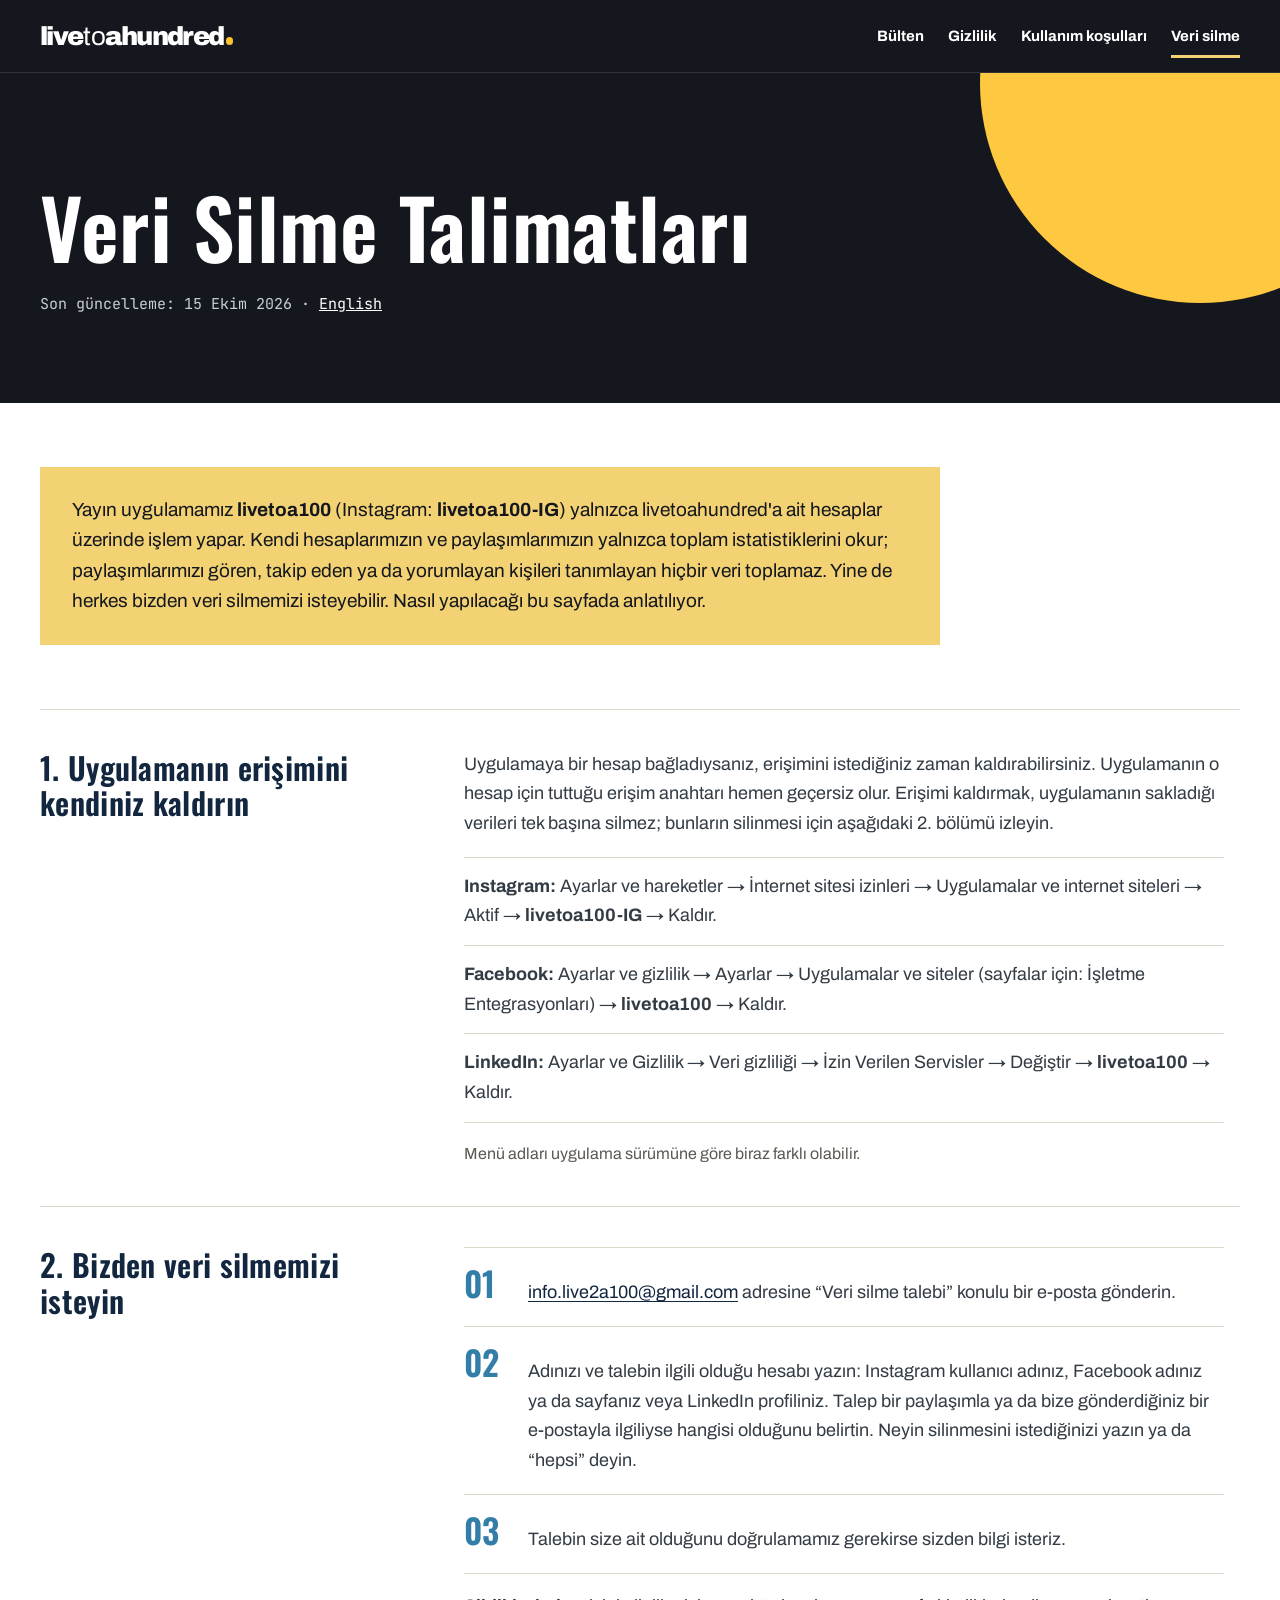
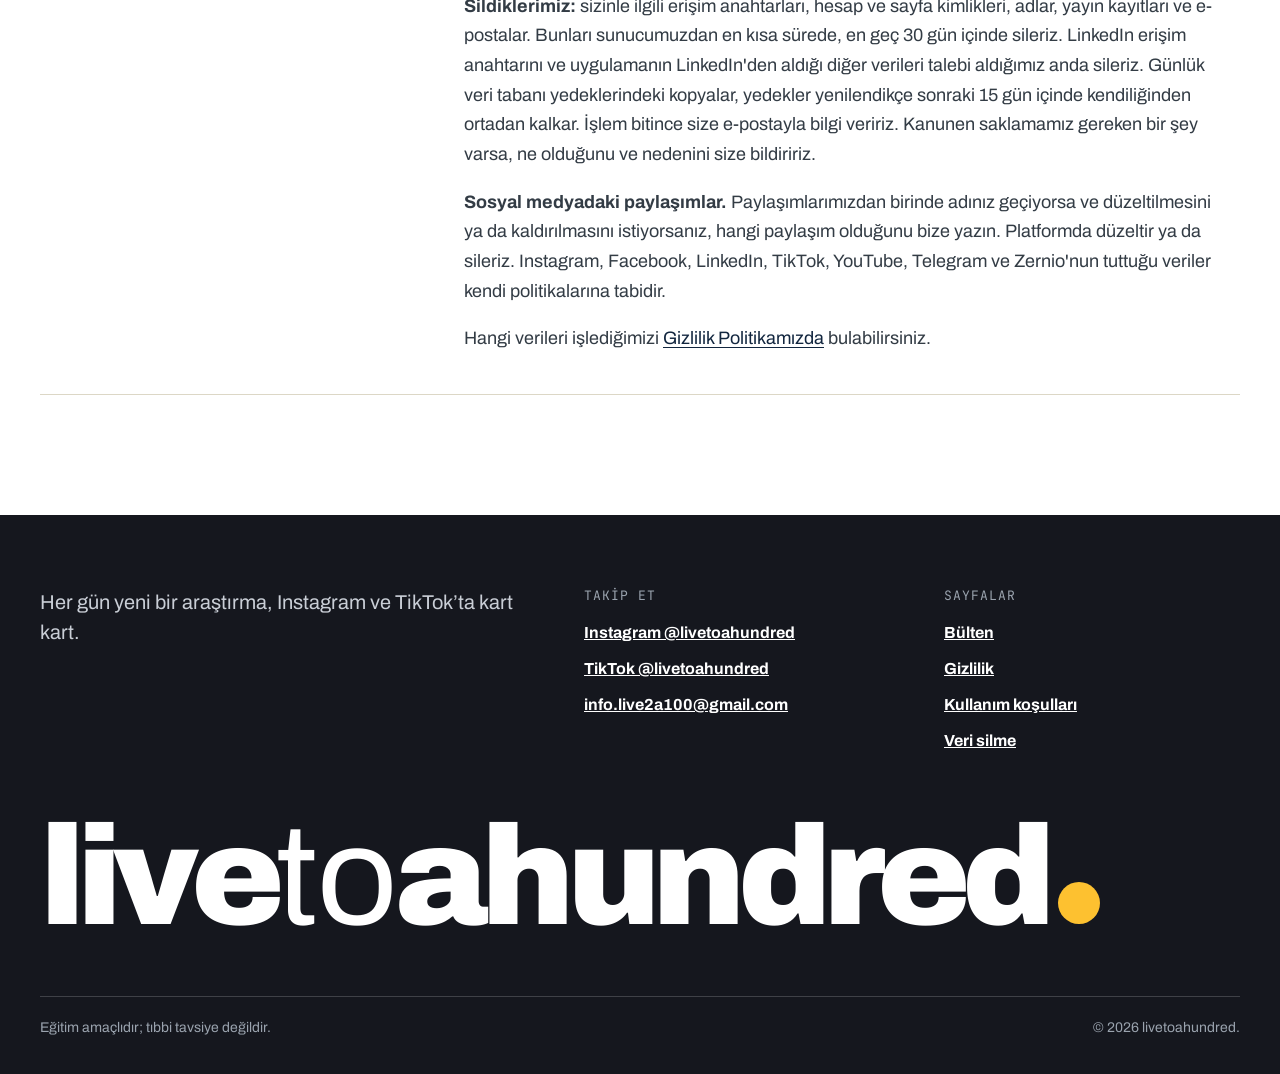
<file: data-deletion/index.html>
<!doctype html>
<html lang="tr">
<head>
<meta charset="utf-8">
<meta name="viewport" content="width=device-width, initial-scale=1">
<title>Veri Silme · livetoahundred</title>
<meta name="description" content="livetoahundred'dan veri silmesini isteme ve uygulamanın erişimini kaldırma.">
<link rel="icon" type="image/png" sizes="32x32" href="../assets/favicon-32.png">
<link rel="apple-touch-icon" href="../assets/apple-touch-icon.png">
<link rel="stylesheet" href="../assets/site/l2a-tokens.css">
<link rel="stylesheet" href="../assets/site/bundle.css">
<link rel="stylesheet" href="../assets/site/landing.css">
<link rel="stylesheet" href="../assets/site/site.css">
<style>
    .sc-placeholder{background:color-mix(in srgb,currentColor 8%,transparent);
      border:1px solid color-mix(in srgb,currentColor 50%,transparent);
      border-radius:2px;box-sizing:border-box;overflow:hidden}
    @keyframes sc-shine{0%{background-position:100% 50%}100%{background-position:0% 50%}}
    html.sc-dc-streaming .sc-placeholder,
    html.sc-dc-streaming .sc-interp.sc-missing{position:relative;
      background:color-mix(in srgb,currentColor 5%,transparent);
      border-color:transparent}
    html.sc-dc-streaming .sc-placeholder::before,
    html.sc-dc-streaming .sc-interp.sc-missing::before{content:'';
      position:absolute;inset:0;pointer-events:none;
      background:linear-gradient(90deg,rgba(217,119,87,0) 25%,rgba(247,225,211,.95) 37%,rgba(217,119,87,0) 63%);
      background-size:400% 100%;animation:sc-shine 1.4s ease infinite}
    html.sc-dc-streaming .sc-placeholder:nth-child(n+9 of .sc-placeholder)::before,
    html.sc-dc-streaming .sc-interp.sc-missing:nth-child(n+9 of .sc-interp.sc-missing)::before{animation:none;
      background:color-mix(in srgb,currentColor 8%,transparent)}
    .sc-placeholder-error{padding:4px 8px;font:11px/1.4 ui-monospace,monospace;
      color:color-mix(in srgb,currentColor 70%,transparent);word-break:break-word}
    .sc-interp.sc-missing{display:inline-block;width:2em;height:1em;overflow:hidden;
      vertical-align:text-bottom;background:rgba(255,255,255,.3);border:1px solid rgba(0,0,0,.5);
      border-radius:2px;box-sizing:border-box;color:transparent;
      user-select:none}
    .sc-interp.sc-unresolved{font-family:ui-monospace,monospace;font-size:.85em;
      color:color-mix(in srgb,currentColor 50%,transparent);
      background:color-mix(in srgb,currentColor 10%,transparent);border-radius:3px;
      padding:0 3px}
    .sc-host.sc-has-error{position:relative}
    .sc-logic-error{position:absolute;top:8px;left:8px;z-index:2147483647;max-width:60ch;
      padding:6px 10px;background:#b00020;color:#fff;font:12px/1.4 ui-monospace,monospace;
      border-radius:4px;white-space:pre-wrap;pointer-events:none}
    /* Mirrors PRINT_BASELINE_CSS in apps/web deck-stage-export.ts — keep both
       in sync until dc-runtime regains a build step. */
    @media print {
      @page { margin: 0.5cm; }
      figure, table { break-inside: avoid; }
      #dc-root, #dc-root > .sc-host { height: auto; }
      *, *::before, *::after {
        print-color-adjust: exact; -webkit-print-color-adjust: exact;
        backdrop-filter: none !important; -webkit-backdrop-filter: none !important;
        animation-delay: -99s !important; animation-duration: .001s !important;
        animation-iteration-count: 1 !important; animation-fill-mode: both !important;
        animation-play-state: running !important; transition-duration: 0s !important;
      }
    }
  </style>
<style>x-dc{display:none!important}</style>
<style data-dc-tpl="1">
body{margin:0}
</style>
<style data-dc-tpl="1">
body{margin:0}
</style>
<style data-dc-tpl="1">
body{margin:0}
</style>
</head>
<body style="margin:0; background:#15171e">
<div id="dc-root"><div class="sc-host" data-sc-name="VeriSilme"><div lang="tr" style="min-height: 100vh; background: rgb(255, 255, 255); font-family: var(--font-text, 'Archivo', sans-serif);"><div class="sc-host" data-sc-name="SiteHeader"><header class="lp-dark" style="background: rgb(21, 23, 30); border-bottom: 1px solid rgba(255, 255, 255, 0.12); font-family: var(--font-text, 'Archivo', sans-serif);"><div style="width: 100%; max-width: 1240px; margin: 0px auto; box-sizing: border-box; padding: 14px 20px; display: flex; flex-wrap: wrap; align-items: center; justify-content: space-between; gap: 4px 24px;"><a class="lp-pulse" href="../" aria-label="livetoahundred ana sayfa" style="display: inline-flex; align-items: center; min-height: 44px; text-decoration: none;"><div class="sc-host-x" style="display: contents;"><span class="wordmark l2a-wordmark l2a-wordmark--white" role="img" aria-label="livetoahundred." style="font-size: 26px;"><span aria-hidden="true">live</span><span class="l2a-wordmark__to" aria-hidden="true">to</span><span aria-hidden="true">ahundred</span><span class="l2a-wordmark__dot" aria-hidden="true"></span></span></div></a><nav class="lp-nav" aria-label="Sayfalar"><ul style="margin: 0px; padding: 0px; list-style: none; display: flex; flex-wrap: wrap; align-items: center; gap: 0px 24px;"><li><a href="../newsletter/" style="display: inline-block; padding: 13px 0px; color: rgb(255, 255, 255); font-size: 15px; line-height: 1.2; font-weight: 700; text-decoration: none;">Bülten</a></li><li><a href="../privacy/" style="display: inline-block; padding: 13px 0px; color: rgb(255, 255, 255); font-size: 15px; line-height: 1.2; font-weight: 700; text-decoration: none;">Gizlilik</a></li><li><a href="../terms/" style="display: inline-block; padding: 13px 0px; color: rgb(255, 255, 255); font-size: 15px; line-height: 1.2; font-weight: 700; text-decoration: none;">Kullanım koşulları</a></li><li><a href="../data-deletion/" aria-current="page" style="display: inline-block; padding: 13px 0px; color: rgb(255, 255, 255); font-size: 15px; line-height: 1.2; font-weight: 700; text-decoration: none;">Veri silme</a></li></ul></nav></div></header></div><main><section aria-labelledby="sayfa-basligi" style="position: relative; overflow: clip; background: rgb(21, 23, 30); color: rgb(255, 255, 255);"><div class="lp-sun" aria-hidden="true"></div><div style="position: relative; width: 100%; max-width: 1240px; margin: 0px auto; box-sizing: border-box; padding: 112px 20px 88px;"><div class="lp-title" style="display: flex; flex-direction: column; gap: 24px;"><h1 id="sayfa-basligi" class="lp-fade" style="margin: 0px; font-family: var(--font-display, 'Oswald', sans-serif); font-size: clamp(52px, 6.4vw, 104px); line-height: 1.02; font-weight: 600; letter-spacing: 0.5px; color: rgb(255, 255, 255);">Veri Silme Talimatları</h1><p class="lp-fade" style="margin: 0px; font-family: var(--font-mono, 'JetBrains Mono', monospace); font-size: 15px; line-height: 1.5; color: rgb(201, 206, 214); animation-delay: 0.15s;">Son güncelleme: 15 Ekim 2026 · <a href="../en/data-deletion/" hreflang="en" lang="en" style="color: #ffffff;">English</a></p></div></div></section><div class="lp-doc" style="width: 100%; max-width: 1240px; margin: 0px auto; box-sizing: border-box; padding: 64px 20px 120px; display: flex; flex-direction: column; gap: 64px;"><div style="max-width: 900px; box-sizing: border-box; padding: 28px 32px; background: rgb(242, 210, 114); color: rgb(21, 23, 30); font-size: 19px; line-height: 1.6;"><p style="margin: 0px;">Yayın uygulamamız <b>livetoa100</b> (Instagram: <b>livetoa100-IG</b>) yalnızca livetoahundred'a ait hesaplar üzerinde işlem yapar. Kendi hesaplarımızın ve paylaşımlarımızın yalnızca toplam istatistiklerini okur; paylaşımlarımızı gören, takip eden ya da yorumlayan kişileri tanımlayan hiçbir veri toplamaz. Yine de herkes bizden veri silmemizi isteyebilir. Nasıl yapılacağı bu sayfada anlatılıyor.</p></div><div><section aria-labelledby="tr-remove" style="display: flex; flex-wrap: wrap; gap: 16px 64px; padding: 40px 0px; border-top: 1px solid rgb(220, 215, 198);"><h2 id="tr-remove" style="flex: 1 1 260px; max-width: 360px; margin: 0px; font-family: var(--font-display, 'Oswald', sans-serif); font-size: clamp(26px, 2.4vw, 34px); line-height: 1.15; font-weight: 600; letter-spacing: 0.3px; color: rgb(18, 38, 63);">1. Uygulamanın erişimini kendiniz kaldırın</h2><div style="flex: 999 1 560px; min-width: 0px; max-width: 760px; display: flex; flex-direction: column; gap: 18px; font-size: 18px; line-height: 1.65; color: rgb(51, 60, 69);"><p style="margin: 0px;">Uygulamaya bir hesap bağladıysanız, erişimini istediğiniz zaman kaldırabilirsiniz. Uygulamanın o hesap için tuttuğu erişim anahtarı hemen geçersiz olur. Erişimi kaldırmak, uygulamanın sakladığı verileri tek başına silmez; bunların silinmesi için aşağıdaki 2. bölümü izleyin.</p><ul style="margin: 0px; padding: 0px; list-style: none; display: flex; flex-direction: column; border-bottom: 1px solid rgb(220, 215, 198);"><li style="padding: 14px 0px; border-top: 1px solid rgb(220, 215, 198);"><b>Instagram:</b> Ayarlar ve hareketler → İnternet sitesi izinleri → Uygulamalar ve internet siteleri → Aktif → <b>livetoa100-IG</b> → Kaldır.</li><li style="padding: 14px 0px; border-top: 1px solid rgb(220, 215, 198);"><b>Facebook:</b> Ayarlar ve gizlilik → Ayarlar → Uygulamalar ve siteler (sayfalar için: İşletme Entegrasyonları) → <b>livetoa100</b> → Kaldır.</li><li style="padding: 14px 0px; border-top: 1px solid rgb(220, 215, 198);"><b>LinkedIn:</b> Ayarlar ve Gizlilik → Veri gizliliği → İzin Verilen Servisler → Değiştir → <b>livetoa100</b> → Kaldır.</li></ul><p style="margin: 0px; font-size: 16px; line-height: 1.6; color: rgb(92, 90, 82);">Menü adları uygulama sürümüne göre biraz farklı olabilir.</p></div></section><section aria-labelledby="tr-request" style="display: flex; flex-wrap: wrap; gap: 16px 64px; padding: 40px 0px; border-top: 1px solid rgb(220, 215, 198); border-bottom: 1px solid rgb(220, 215, 198);"><h2 id="tr-request" style="flex: 1 1 260px; max-width: 360px; margin: 0px; font-family: var(--font-display, 'Oswald', sans-serif); font-size: clamp(26px, 2.4vw, 34px); line-height: 1.15; font-weight: 600; letter-spacing: 0.3px; color: rgb(18, 38, 63);">2. Bizden veri silmemizi isteyin</h2><div style="flex: 999 1 560px; min-width: 0px; max-width: 760px; display: flex; flex-direction: column; gap: 18px; font-size: 18px; line-height: 1.65; color: rgb(51, 60, 69);"><ol style="margin: 0px; padding: 0px; list-style: none; display: flex; flex-direction: column; border-bottom: 1px solid rgb(220, 215, 198);"><li style="display: flex; align-items: baseline; gap: 20px; padding: 18px 0px; border-top: 1px solid rgb(220, 215, 198);"><span aria-hidden="true" style="flex: 0 0 auto; width: 44px; font-family: var(--font-display, 'Oswald', sans-serif); font-size: 34px; line-height: 1; font-weight: 600; color: rgb(50, 126, 169);">01</span><div style="min-width: 0px;"><a href="mailto:info.live2a100@gmail.com?subject=Veri%20silme%20talebi">info.live2a100@gmail.com</a> adresine “Veri silme talebi” konulu bir e-posta gönderin.</div></li><li style="display: flex; align-items: baseline; gap: 20px; padding: 18px 0px; border-top: 1px solid rgb(220, 215, 198);"><span aria-hidden="true" style="flex: 0 0 auto; width: 44px; font-family: var(--font-display, 'Oswald', sans-serif); font-size: 34px; line-height: 1; font-weight: 600; color: rgb(50, 126, 169);">02</span><div style="min-width: 0px;">Adınızı ve talebin ilgili olduğu hesabı yazın: Instagram kullanıcı adınız, Facebook adınız ya da sayfanız veya LinkedIn profiliniz. Talep bir paylaşımla ya da bize gönderdiğiniz bir e-postayla ilgiliyse hangisi olduğunu belirtin. Neyin silinmesini istediğinizi yazın ya da “hepsi” deyin.</div></li><li style="display: flex; align-items: baseline; gap: 20px; padding: 18px 0px; border-top: 1px solid rgb(220, 215, 198);"><span aria-hidden="true" style="flex: 0 0 auto; width: 44px; font-family: var(--font-display, 'Oswald', sans-serif); font-size: 34px; line-height: 1; font-weight: 600; color: rgb(50, 126, 169);">03</span><div style="min-width: 0px;">Talebin size ait olduğunu doğrulamamız gerekirse sizden bilgi isteriz.</div></li></ol><p style="margin: 0px;"><b>Sildiklerimiz:</b> sizinle ilgili erişim anahtarları, hesap ve sayfa kimlikleri, adlar, yayın kayıtları ve e-postalar. Bunları sunucumuzdan en kısa sürede, en geç 30 gün içinde sileriz. LinkedIn erişim anahtarını ve uygulamanın LinkedIn'den aldığı diğer verileri talebi aldığımız anda sileriz. Günlük veri tabanı yedeklerindeki kopyalar, yedekler yenilendikçe sonraki 15 gün içinde kendiliğinden ortadan kalkar. İşlem bitince size e-postayla bilgi veririz. Kanunen saklamamız gereken bir şey varsa, ne olduğunu ve nedenini size bildiririz.</p><p style="margin: 0px;"><b>Sosyal medyadaki paylaşımlar.</b> Paylaşımlarımızdan birinde adınız geçiyorsa ve düzeltilmesini ya da kaldırılmasını istiyorsanız, hangi paylaşım olduğunu bize yazın. Platformda düzeltir ya da sileriz. Instagram, Facebook, LinkedIn, TikTok, YouTube, Telegram ve Zernio'nun tuttuğu veriler kendi politikalarına tabidir.</p><p style="margin: 0px;">Hangi verileri işlediğimizi <a href="../privacy/">Gizlilik Politikamızda</a> bulabilirsiniz.</p></div></section></div></div></main><div class="sc-host" data-sc-name="SiteFooter"><footer class="lp-dark" style="background: rgb(21, 23, 30); color: rgb(255, 255, 255); overflow: clip; font-family: var(--font-text, 'Archivo', sans-serif);"><div lang="tr" style="width: 100%; max-width: 1240px; margin: 0px auto; box-sizing: border-box; padding: 72px 20px 36px; display: flex; flex-direction: column; gap: 48px;"><div style="display: flex; flex-wrap: wrap; align-items: flex-start; gap: 32px 64px;"><p style="flex: 999 1 320px; min-width: 0px; max-width: 480px; margin: 0px; font-size: 20px; line-height: 1.5; color: rgb(201, 206, 214);">Her gün yeni bir araştırma, Instagram ve TikTok’ta kart kart.</p><nav aria-label="Takip et" style="flex: 1 1 200px; min-width: 0px; display: flex; flex-direction: column; gap: 10px;"><p style="margin: 0px; font-family: var(--font-mono, 'JetBrains Mono', monospace); font-size: 13px; line-height: 1.4; letter-spacing: 0.08em; color: rgb(154, 163, 174);">TAKİP ET</p><ul style="margin: 0px; padding: 0px; list-style: none; display: flex; flex-direction: column; font-size: 16px; line-height: 1.5; font-weight: 700;"><li><a href="https://www.instagram.com/livetoahundred/" style="display: inline-block; padding: 6px 0px; color: rgb(255, 255, 255);">Instagram @livetoahundred</a></li><li><a href="https://www.tiktok.com/@livetoahundred" style="display: inline-block; padding: 6px 0px; color: rgb(255, 255, 255);">TikTok @livetoahundred</a></li><li><a href="mailto:info.live2a100@gmail.com" style="display: inline-block; padding: 6px 0px; color: rgb(255, 255, 255);">info.live2a100@gmail.com</a></li></ul></nav><nav aria-label="Sayfalar" style="flex: 1 1 200px; min-width: 0px; display: flex; flex-direction: column; gap: 10px;"><p style="margin: 0px; font-family: var(--font-mono, 'JetBrains Mono', monospace); font-size: 13px; line-height: 1.4; letter-spacing: 0.08em; color: rgb(154, 163, 174);">SAYFALAR</p><ul style="margin: 0px; padding: 0px; list-style: none; display: flex; flex-direction: column; font-size: 16px; line-height: 1.5; font-weight: 700;"><li><a href="../newsletter/" style="display: inline-block; padding: 6px 0px; color: rgb(255, 255, 255);">Bülten</a></li><li><a href="../privacy/" style="display: inline-block; padding: 6px 0px; color: rgb(255, 255, 255);">Gizlilik</a></li><li><a href="../terms/" style="display: inline-block; padding: 6px 0px; color: rgb(255, 255, 255);">Kullanım koşulları</a></li><li><a href="../data-deletion/" aria-current="page" style="display: inline-block; padding: 6px 0px; color: rgb(255, 255, 255);">Veri silme</a></li></ul></nav></div><div class="lp-pulse" style="line-height: 1;"><div class="sc-host-x" style="display: contents;"><span class="wordmark l2a-wordmark l2a-wordmark--white" role="img" aria-label="livetoahundred." style="font-size: clamp(40px, 11vw, 160px);"><span aria-hidden="true">live</span><span class="l2a-wordmark__to" aria-hidden="true">to</span><span aria-hidden="true">ahundred</span><span class="l2a-wordmark__dot" aria-hidden="true"></span></span></div></div><div style="display: flex; flex-wrap: wrap; justify-content: space-between; gap: 8px 24px; padding-top: 20px; border-top: 1px solid rgba(255, 255, 255, 0.18); font-size: 14px; line-height: 1.5; color: rgb(154, 163, 174);"><p style="margin: 0px;">Eğitim amaçlıdır; tıbbi tavsiye değildir.</p><p style="margin: 0px;">© 2026 livetoahundred.</p></div></div></footer></div></div></div></div>
<script data-goatcounter="https://livetoa100.goatcounter.com/count" async src="../assets/count.js"></script>
</body>
</html>
</file>
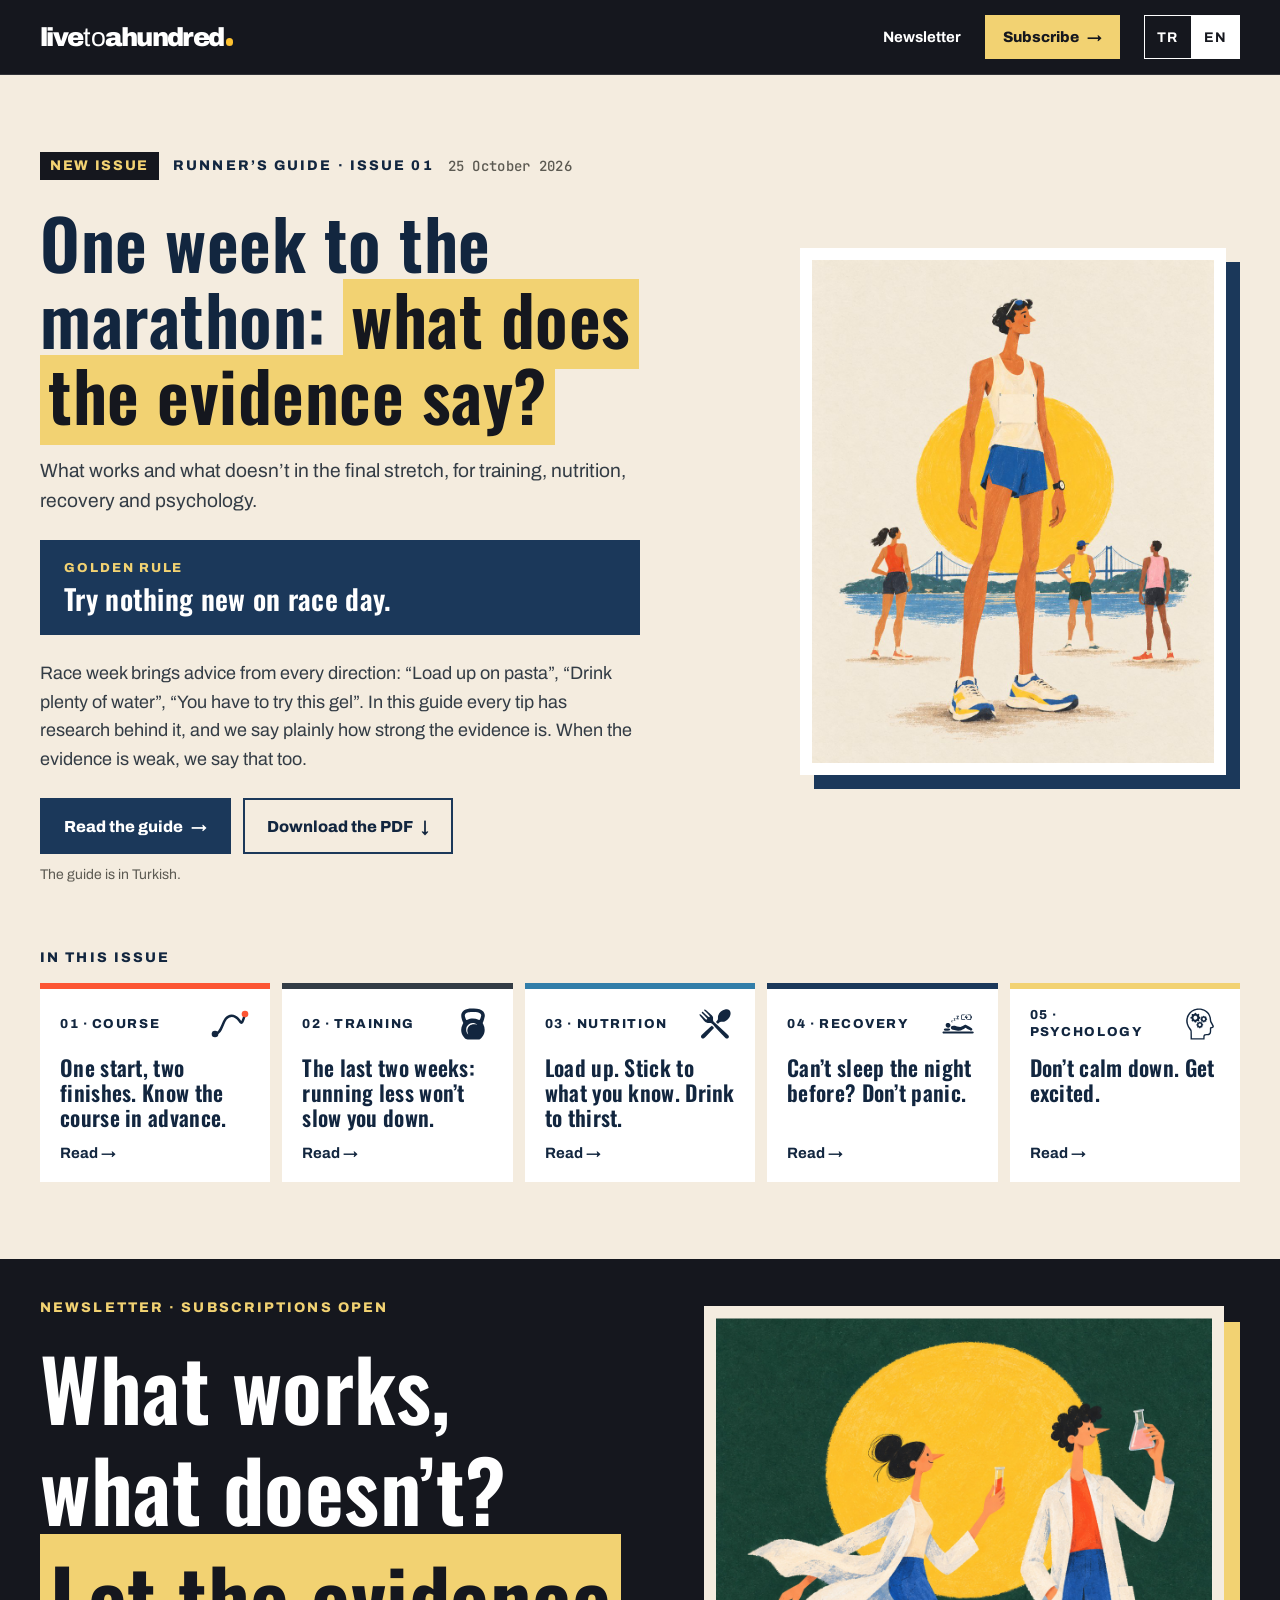
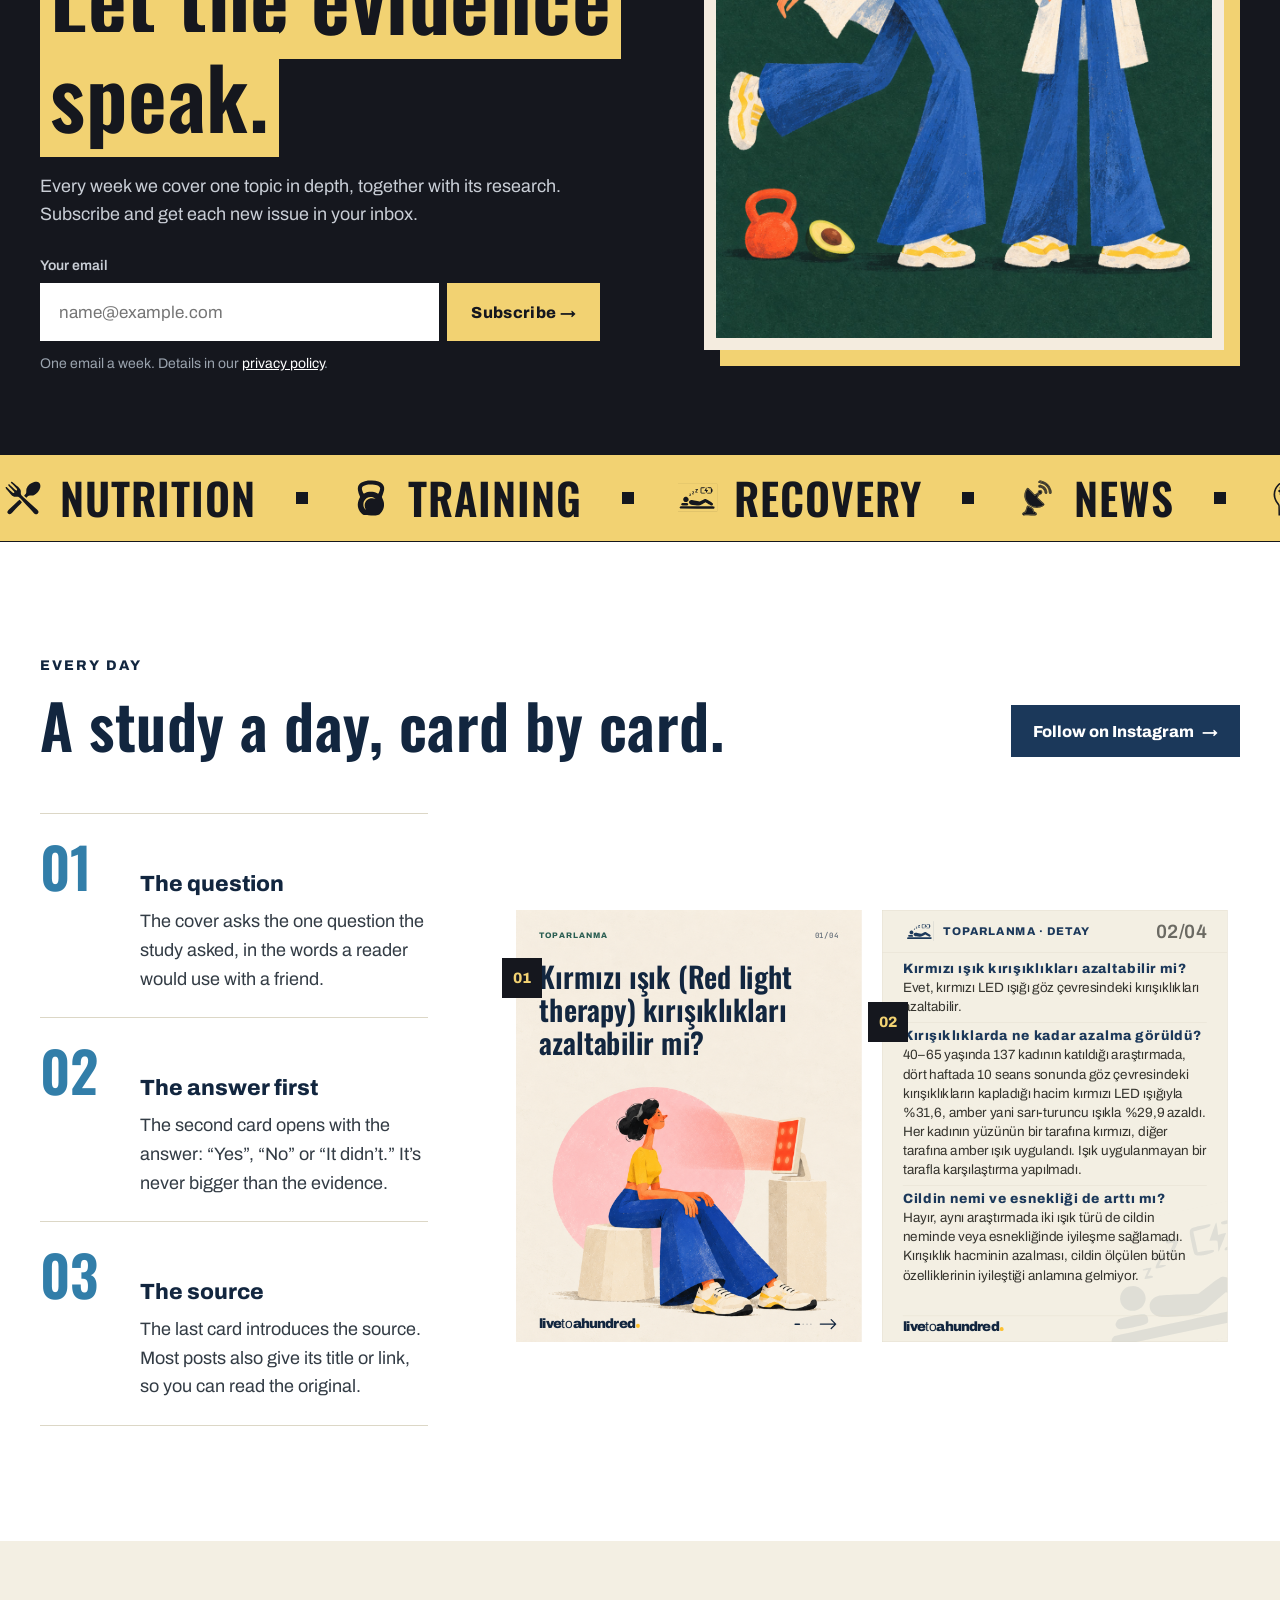
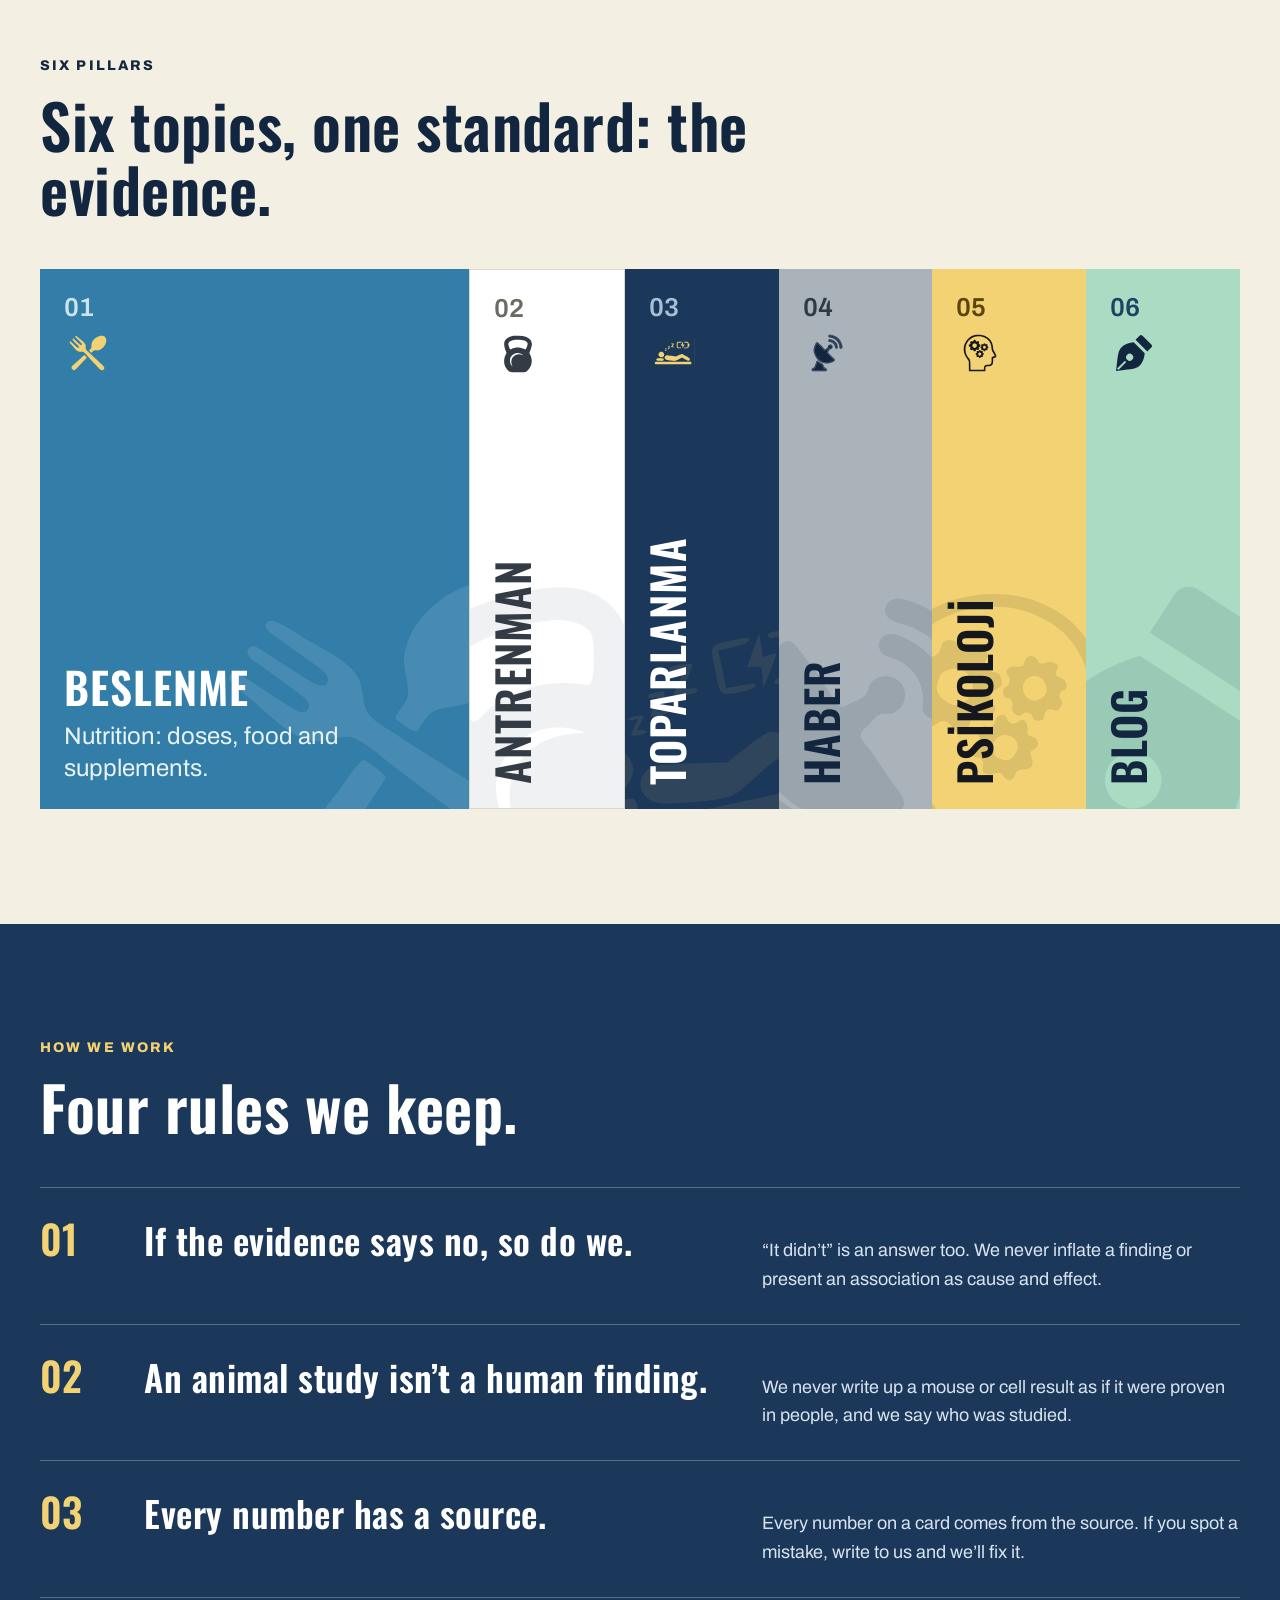
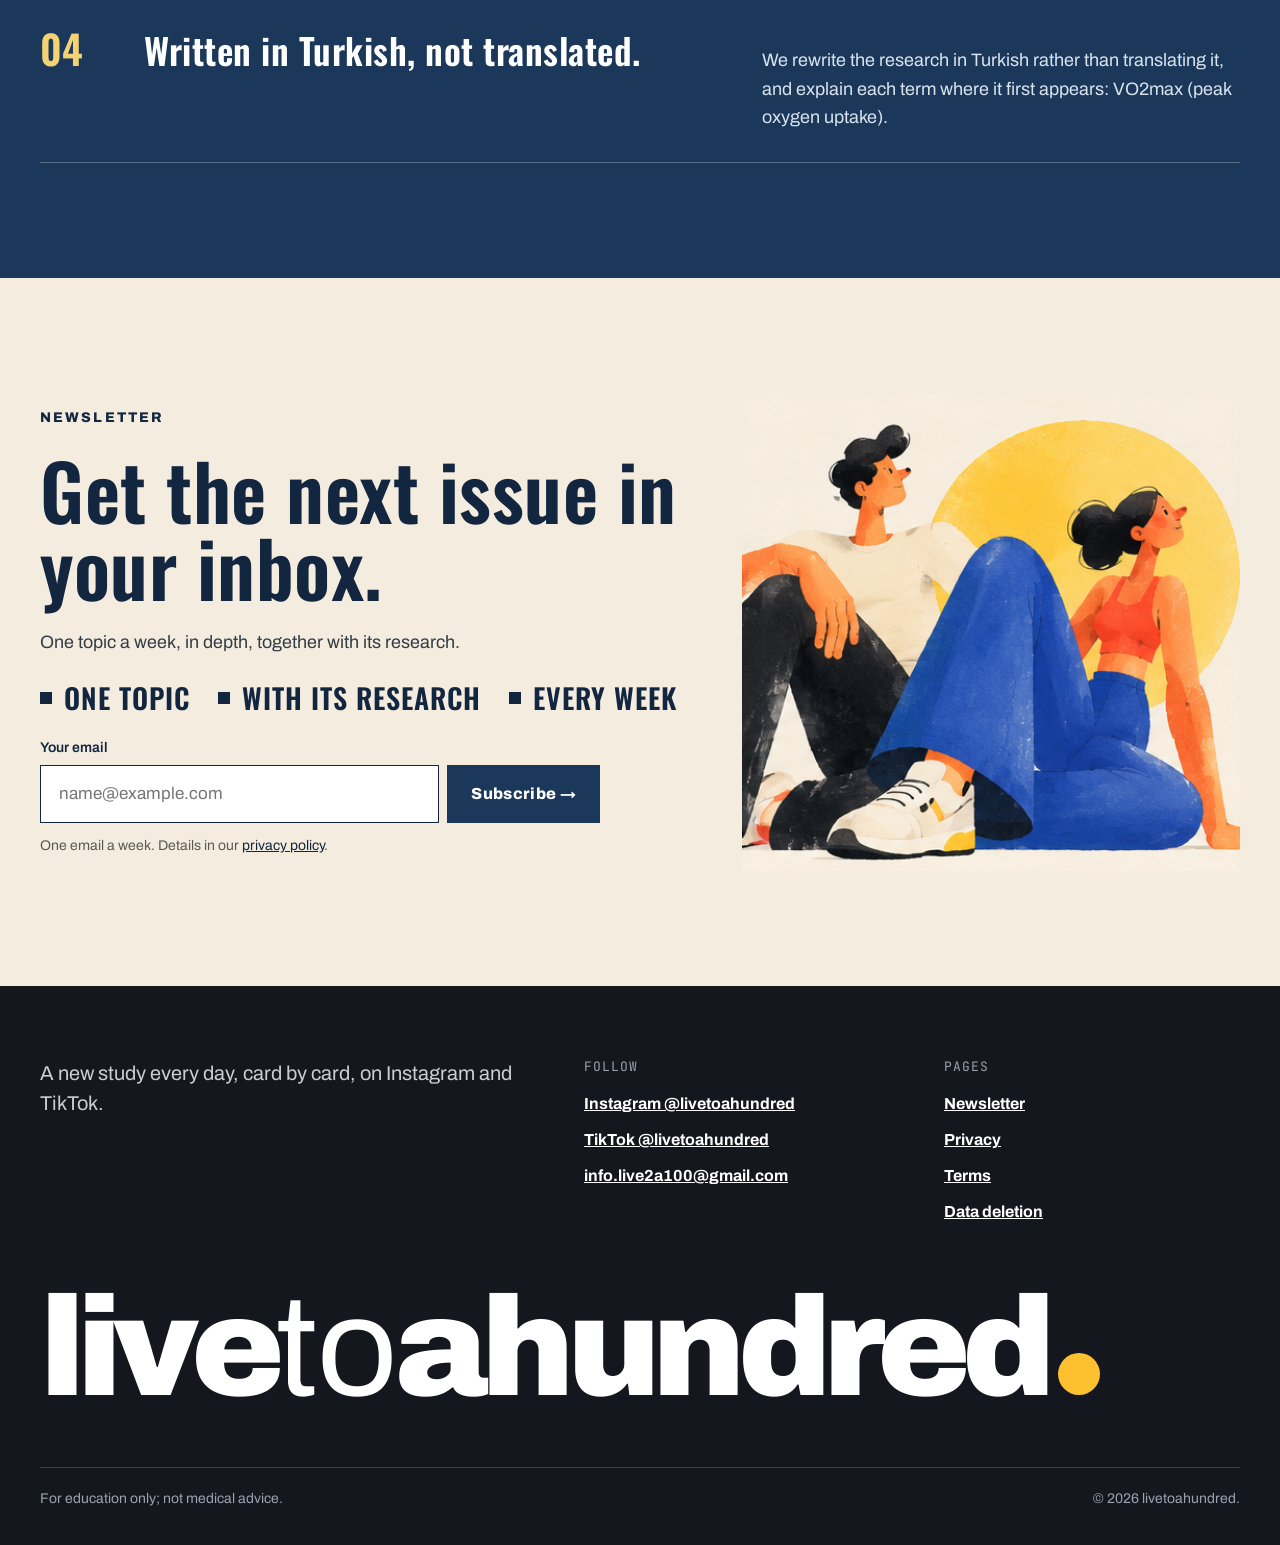
<file: en/index.html>
<!doctype html>
<html lang="en">
<head>
<meta charset="utf-8">
<meta name="viewport" content="width=device-width, initial-scale=1">
<title>livetoahundred · What works, what doesn't? Let the evidence say.</title>
<meta name="description" content="Every week we cover one topic in depth, together with its research. Subscribe and get each new issue in your inbox.">
<link rel="icon" type="image/png" sizes="32x32" href="../assets/favicon-32.png">
<link rel="apple-touch-icon" href="../assets/apple-touch-icon.png">
<link rel="stylesheet" href="../assets/site/l2a-tokens.css">
<link rel="stylesheet" href="../assets/site/bundle.css">
<link rel="stylesheet" href="../assets/site/landing.css">
<link rel="stylesheet" href="../assets/site/site.css">
<style>
    .sc-placeholder{background:color-mix(in srgb,currentColor 8%,transparent);
      border:1px solid color-mix(in srgb,currentColor 50%,transparent);
      border-radius:2px;box-sizing:border-box;overflow:hidden}
    @keyframes sc-shine{0%{background-position:100% 50%}100%{background-position:0% 50%}}
    html.sc-dc-streaming .sc-placeholder,
    html.sc-dc-streaming .sc-interp.sc-missing{position:relative;
      background:color-mix(in srgb,currentColor 5%,transparent);
      border-color:transparent}
    html.sc-dc-streaming .sc-placeholder::before,
    html.sc-dc-streaming .sc-interp.sc-missing::before{content:'';
      position:absolute;inset:0;pointer-events:none;
      background:linear-gradient(90deg,rgba(217,119,87,0) 25%,rgba(247,225,211,.95) 37%,rgba(217,119,87,0) 63%);
      background-size:400% 100%;animation:sc-shine 1.4s ease infinite}
    html.sc-dc-streaming .sc-placeholder:nth-child(n+9 of .sc-placeholder)::before,
    html.sc-dc-streaming .sc-interp.sc-missing:nth-child(n+9 of .sc-interp.sc-missing)::before{animation:none;
      background:color-mix(in srgb,currentColor 8%,transparent)}
    .sc-placeholder-error{padding:4px 8px;font:11px/1.4 ui-monospace,monospace;
      color:color-mix(in srgb,currentColor 70%,transparent);word-break:break-word}
    .sc-interp.sc-missing{display:inline-block;width:2em;height:1em;overflow:hidden;
      vertical-align:text-bottom;background:rgba(255,255,255,.3);border:1px solid rgba(0,0,0,.5);
      border-radius:2px;box-sizing:border-box;color:transparent;
      user-select:none}
    .sc-interp.sc-unresolved{font-family:ui-monospace,monospace;font-size:.85em;
      color:color-mix(in srgb,currentColor 50%,transparent);
      background:color-mix(in srgb,currentColor 10%,transparent);border-radius:3px;
      padding:0 3px}
    .sc-host.sc-has-error{position:relative}
    .sc-logic-error{position:absolute;top:8px;left:8px;z-index:2147483647;max-width:60ch;
      padding:6px 10px;background:#b00020;color:#fff;font:12px/1.4 ui-monospace,monospace;
      border-radius:4px;white-space:pre-wrap;pointer-events:none}
    /* Mirrors PRINT_BASELINE_CSS in apps/web deck-stage-export.ts — keep both
       in sync until dc-runtime regains a build step. */
    @media print {
      @page { margin: 0.5cm; }
      figure, table { break-inside: avoid; }
      #dc-root, #dc-root > .sc-host { height: auto; }
      *, *::before, *::after {
        print-color-adjust: exact; -webkit-print-color-adjust: exact;
        backdrop-filter: none !important; -webkit-backdrop-filter: none !important;
        animation-delay: -99s !important; animation-duration: .001s !important;
        animation-iteration-count: 1 !important; animation-fill-mode: both !important;
        animation-play-state: running !important; transition-duration: 0s !important;
      }
    }
  </style>
<style>x-dc{display:none!important}</style>
<style data-dc-tpl="1">
body{margin:0}
</style>
<style data-dc-tpl="1">
body{margin:0}
</style>
<style data-dc-tpl="1">
body{margin:0}
</style>
<style data-dc-tpl="1">
body{margin:0}
</style>
<style data-dc-tpl="1">
body{margin:0}
</style>
<style data-dc-tpl="1">
body{margin:0}
</style>
<style data-dc-tpl="1">
body{margin:0}
</style>
</head>
<body style="margin:0; background:#15171e">
<div id="dc-root"><div class="sc-host" data-sc-name="Desktop-EN"><div style="min-height: 100vh; background: rgb(21, 23, 30);"><div class="sc-host" data-sc-name="Main"><div style="min-height: 100vh; background: rgb(21, 23, 30); font-family: var(--font-text, 'Archivo', sans-serif);"><div lang="en" id="top-en"><header class="lp-dark" style="position: sticky; top: 0px; z-index: 20; background: rgb(21, 23, 30); border-bottom: 1px solid rgba(255, 255, 255, 0.12);"><div style="width: 100%; max-width: 1240px; margin: 0px auto; box-sizing: border-box; padding: 14px 20px; display: flex; align-items: center; justify-content: space-between; gap: 16px;"><span class="lp-pulse" style="display: inline-flex; align-items: center;"><div class="sc-host-x" style="display: contents;"><span class="wordmark l2a-wordmark l2a-wordmark--white" role="img" aria-label="livetoahundred." style="font-size: 26px;"><span aria-hidden="true">live</span><span class="l2a-wordmark__to" aria-hidden="true">to</span><span aria-hidden="true">ahundred</span><span class="l2a-wordmark__dot" aria-hidden="true"></span></span></div></span><nav aria-label="Site menu" style="display: flex; align-items: center; gap: 12px 24px;"><a class="lp-hide-sm" href="../newsletter/" style="display: inline-block; padding: 14px 0px; color: rgb(255, 255, 255); font-size: 15px; line-height: 1.2; font-weight: 700; text-decoration: none;">Newsletter</a><a class="lp-btn lp-btn--sari lp-hide-sm" href="#subscribe-en" style="display: inline-flex; align-items: center; gap: 8px; height: 44px; padding: 0px 18px; box-sizing: border-box; background: rgb(242, 210, 114); color: rgb(21, 23, 30); font-size: 15px; font-weight: 800; text-decoration: none;">Subscribe <span class="lp-btn__arrow" aria-hidden="true">→</span></a><div style="display: flex;"><a href="../" hreflang="tr" style="min-width: 48px; height: 44px; padding: 0px 12px; border: 1px solid rgb(255, 255, 255); border-radius: 0px; background: transparent; color: rgb(255, 255, 255); font-family: var(--font-text, 'Archivo', sans-serif); font-size: 14px; font-weight: 700; letter-spacing: 0.08em;  display: inline-flex; align-items: center; justify-content: center; box-sizing: border-box; text-decoration: none;">TR</a><a href="../en/" hreflang="en" aria-current="page" style="min-width: 48px; height: 44px; padding: 0px 12px; border-width: 1px 1px 1px 0px; border-style: solid solid solid none; border-color: rgb(255, 255, 255) rgb(255, 255, 255) rgb(255, 255, 255) currentcolor; border-image: initial; border-radius: 0px; background: rgb(255, 255, 255); color: rgb(21, 23, 30); font-family: var(--font-text, 'Archivo', sans-serif); font-size: 14px; font-weight: 700; letter-spacing: 0.08em;  display: inline-flex; align-items: center; justify-content: center; box-sizing: border-box; text-decoration: none;">EN</a></div></nav></div></header><div class="sc-host" data-sc-name="LatestIssue"><section aria-labelledby="sayi-baslik-en" style="background: rgb(244, 236, 223); color: rgb(18, 38, 63); overflow: clip; font-family: var(--font-text, 'Archivo', sans-serif);"><div lang="en" style="width: 100%; max-width: 1240px; margin: 0px auto; box-sizing: border-box; padding: clamp(40px, 6vw, 88px) 20px; display: flex; flex-direction: column; gap: clamp(40px, 5vw, 64px);"><div style="display: flex; flex-wrap: wrap; align-items: center; justify-content: space-between; gap: 48px 64px;"><div style="flex: 1 1 560px; min-width: 0px; display: flex; flex-direction: column; gap: 24px;"><p class="lp-fade" style="margin: 0px; display: flex; flex-wrap: wrap; align-items: center; gap: 8px 14px; font-size: 14px; line-height: 1.3; font-weight: 800; letter-spacing: 0.15em; color: rgb(18, 38, 63);"><span style="display: inline-block; padding: 5px 10px; background: rgb(21, 23, 30); color: rgb(242, 210, 114); letter-spacing: 0.12em;">NEW ISSUE</span><span>RUNNER’S GUIDE · ISSUE 01</span><span style="font-family: var(--font-mono, 'JetBrains Mono', monospace); font-weight: 500; letter-spacing: 0.02em; color: rgb(92, 90, 82);">25 October 2026</span></p><h1 id="sayi-baslik-en" class="lp-fade" style="margin: 0px; font-family: var(--font-display, 'Oswald', sans-serif); font-size: clamp(44px, 5.4vw, 80px); line-height: 1.1; font-weight: 600; letter-spacing: 0.5px; color: rgb(18, 38, 63); animation-delay: 0.1s;">One week to the marathon: <span class="lp-mark" style="background-image: linear-gradient(transparent 12%, rgb(242, 210, 114) 12%);">what does the evidence say?</span></h1><p class="lp-fade" style="margin: 0px; max-width: 600px; font-size: clamp(18px, 1.5vw, 21px); line-height: 1.55; color: rgb(51, 60, 69); animation-delay: 0.25s;">What works and what doesn’t in the final stretch, for training, nutrition, recovery and psychology.</p><div class="lp-fade" style="max-width: 600px; box-sizing: border-box; padding: 20px 24px; background: rgb(27, 56, 90); display: flex; flex-direction: column; gap: 6px; animation-delay: 0.35s;"><p style="margin: 0px; font-size: 13px; line-height: 1.3; font-weight: 800; letter-spacing: 0.15em; color: rgb(242, 210, 114);">GOLDEN RULE</p><p style="margin: 0px; font-family: var(--font-display, 'Oswald', sans-serif); font-size: clamp(24px, 2.2vw, 30px); line-height: 1.15; font-weight: 600; letter-spacing: 0.3px; color: rgb(255, 255, 255);">Try nothing new on race day.</p></div><p class="lp-fade" style="margin: 0px; max-width: 600px; font-size: 18px; line-height: 1.6; color: rgb(51, 60, 69); animation-delay: 0.45s;">Race week brings advice from every direction: “Load up on pasta”, “Drink plenty of water”, “You have to try this gel”. In this guide every tip has research behind it, and we say plainly how strong the evidence is. When the evidence is weak, we say that too.</p><div class="lp-fade" style="display: flex; flex-direction: column; gap: 10px; animation-delay: 0.55s;"><div style="display: flex; flex-wrap: wrap; gap: 12px;"><a class="lp-btn lp-btn--navy" href="https://livetoa100.com/newsletter/maraton-oncesi-kanit-rehberi/" style="display: inline-flex; align-items: center; gap: 8px; height: 56px; padding: 0px 24px; box-sizing: border-box; background: rgb(27, 56, 90); color: rgb(255, 255, 255); font-size: 16px; font-weight: 800; text-decoration: none;">Read the guide <span class="lp-btn__arrow" aria-hidden="true">→</span></a><a href="https://livetoa100.com/assets/newsletter/maraton-oncesi-kanit-rehberi/maraton-oncesi-kanit-rehberi.pdf" style="display: inline-flex; align-items: center; gap: 8px; height: 56px; padding: 0px 22px; box-sizing: border-box; border: 2px solid rgb(27, 56, 90); color: rgb(18, 38, 63); font-size: 16px; font-weight: 800; text-decoration: none;">Download the PDF <span aria-hidden="true">↓</span></a></div><p style="margin: 0px; font-size: 14px; line-height: 1.5; color: rgb(92, 90, 82);">The guide is in Turkish.</p></div></div><div class="lp-fade" style="flex: 0 1 440px; min-width: 0px; margin: 0px auto; animation-delay: 0.2s;"><div style="box-sizing: border-box; width: 100%; padding: 0px 14px 14px 0px;"><div style="box-sizing: border-box; padding: 12px; background: rgb(255, 255, 255); box-shadow: rgb(27, 56, 90) 14px 14px 0px;"><img src="../assets/site/b7b6c29ee8a006cee1646cc0a81cd98b.jpg" alt="The issue’s cover: a tall runner in front of a big yellow sun, with the Bosphorus bridge behind him and other runners warming up." width="960" height="1200" style="display: block; width: 100%; height: auto;"></div></div></div></div><nav aria-labelledby="in-this-issue-en" style="display: flex; flex-direction: column; gap: 16px;"><p id="in-this-issue-en" style="margin: 0px; font-size: 14px; line-height: 1.3; font-weight: 800; letter-spacing: 0.15em; color: rgb(18, 38, 63);">IN THIS ISSUE</p><ol style="margin: 0px; padding: 0px; list-style: none; display: grid; grid-template-columns: repeat(auto-fit, minmax(min(100%, 160px), 1fr)); gap: 12px;"><li style="display: flex;"><a class="lp-card" href="https://livetoa100.com/newsletter/maraton-oncesi-kanit-rehberi/#parkur" style="flex: 1 1 auto; display: flex; flex-direction: column; gap: 14px; box-sizing: border-box; padding: 18px 20px; background: rgb(255, 255, 255); border-top: 6px solid rgb(252, 85, 51); color: rgb(18, 38, 63); text-decoration: none;"><span style="display: flex; align-items: center; justify-content: space-between; gap: 12px;"><span style="font-size: 13px; line-height: 1.3; font-weight: 800; letter-spacing: 0.12em;">01 · COURSE</span><svg viewBox="0 0 48 40" width="40" height="34" aria-hidden="true" focusable="false"><path d="M6 32 C 16 32 14 10 26 10 S 36 30 42 8" fill="none" stroke="#12263f" stroke-width="3" stroke-linecap="round"></path><circle cx="6" cy="32" r="4" fill="#12263f"></circle><circle cx="42" cy="8" r="4" fill="#fc5533"></circle></svg></span><span style="font-family: var(--font-display, 'Oswald', sans-serif); font-size: clamp(20px, 1.7vw, 24px); line-height: 1.15; font-weight: 600; letter-spacing: 0.3px;">One start, two finishes. Know the course in advance.</span><span style="margin-top: auto; font-size: 15px; line-height: 1.3; font-weight: 700;">Read <span class="lp-btn__arrow" aria-hidden="true">→</span></span></a></li><li style="display: flex;"><a class="lp-card" href="https://livetoa100.com/newsletter/maraton-oncesi-kanit-rehberi/#antrenman" style="flex: 1 1 auto; display: flex; flex-direction: column; gap: 14px; box-sizing: border-box; padding: 18px 20px; background: rgb(255, 255, 255); border-top: 6px solid rgb(51, 60, 69); color: rgb(18, 38, 63); text-decoration: none;"><span style="display: flex; align-items: center; justify-content: space-between; gap: 12px;"><span style="font-size: 13px; line-height: 1.3; font-weight: 800; letter-spacing: 0.12em;">02 · TRAINING</span><div class="sc-host-x" style="display: contents;"><svg class="l2a-pillar-icon" viewBox="0 0 48 48" width="40" height="34" fill="none" aria-hidden="true" focusable="false" style="color: rgb(18, 38, 63);"><g transform="translate(-4.02 54.82) scale(0.031523 -0.031523)" fill="currentColor"><path d="M735 1669 c-126 -19 -238 -65 -294 -121 -100 -98 -104 -227 -16 -458 l28 -73 -31 -61 c-104 -206 -77 -426 72 -584 84 -90 89 -92 394 -92 305 0 302 -1 393 97 147 159 173 385 67 584 -28 53 -29 59 -15 85 25 49 76 221 83 277 9 76 -15 152 -67 211 -80 90 -215 135 -424 141 -71 2 -157 0 -190 -6z m393 -179 c70 -25 117 -65 127 -109 7 -32 -38 -180 -65 -213 -16 -20 -16 -20 -56 -1 -156 79 -356 79 -493 1 -19 -10 -39 -17 -46 -14 -16 6 -64 127 -71 180 -12 83 36 131 168 166 104 29 343 23 436 -10z m-146 -490 c51 -19 127 -70 84 -56 -215 70 -398 -28 -431 -231 -7 -44 16 -155 37 -180 6 -7 8 -16 5 -19 -6 -6 -48 48 -73 96 -29 54 -26 181 4 240 74 142 230 205 374 150z"></path></g></svg></div></span><span style="font-family: var(--font-display, 'Oswald', sans-serif); font-size: clamp(20px, 1.7vw, 24px); line-height: 1.15; font-weight: 600; letter-spacing: 0.3px;">The last two weeks: running less won’t slow you down.</span><span style="margin-top: auto; font-size: 15px; line-height: 1.3; font-weight: 700;">Read <span class="lp-btn__arrow" aria-hidden="true">→</span></span></a></li><li style="display: flex;"><a class="lp-card" href="https://livetoa100.com/newsletter/maraton-oncesi-kanit-rehberi/#beslenme" style="flex: 1 1 auto; display: flex; flex-direction: column; gap: 14px; box-sizing: border-box; padding: 18px 20px; background: rgb(255, 255, 255); border-top: 6px solid rgb(50, 126, 169); color: rgb(18, 38, 63); text-decoration: none;"><span style="display: flex; align-items: center; justify-content: space-between; gap: 12px;"><span style="font-size: 13px; line-height: 1.3; font-weight: 800; letter-spacing: 0.12em;">03 · NUTRITION</span><div class="sc-host-x" style="display: contents;"><svg class="l2a-pillar-icon" viewBox="0 0 48 48" width="40" height="34" fill="none" aria-hidden="true" focusable="false" style="color: rgb(18, 38, 63);"><g transform="translate(-1.87 -1.13) scale(0.2706)" fill="currentColor" fill-rule="evenodd"><path d="M111.5 91.27C107.85 90.82 103.54 85.1 101.12 82.5C101.54 79.26 108.65 75.42 109.96 71.15C112.26 63.64 109.61 55.66 112.23 48.09C117.55 32.69 132.58 22.07 147.68 17.84C155.23 15.73 164.74 15.79 170.81 21.36C177.1 27.12 177.79 36.38 176.12 44.23C172.93 59.19 160.78 74.12 146.51 79.72C138.75 82.76 130.73 80.04 122.84 82.03C118 83.25 115.27 88.45 111.5 91.27ZM41.22 17.1C45.25 16.1 55.94 26.91 59.29 29.87C67.48 37.1 78.73 44.1 83.74 54.11C87.43 61.48 83.96 68.43 86.14 75.41C87.67 80.34 92.76 84.34 96.37 87.8C115.73 106.38 136.19 123.75 155.59 142.25C161.95 148.31 175.06 157.52 163.84 166.67C160.47 169.42 155.35 169.93 151.57 167.59C146.51 164.46 142.79 158.72 138.75 154.42C135.29 150.74 131.74 147.19 128.33 143.49C117.05 131.2 105.56 119.17 94.3 106.86C89.32 101.42 82.95 92.95 76.74 89.1C70.03 84.93 61.48 89.07 54.19 86.62C41.04 82.2 32.53 67.48 23.71 57.45C21.73 55.21 14.4 47.48 14.32 44.83C14.29 43.85 14.99 42.5 15.86 42.06C19.08 40.46 21.77 44.31 23.86 46.3C30.95 53.04 38.03 59.68 45.21 66.3C47.68 68.57 51.92 72.35 54.66 68.15C56.6 65.18 52.98 61.74 51.12 59.72C45.06 53.14 38.79 46.73 32.56 40.27C30.5 38.13 24.64 33.74 27.42 30.26C30.19 26.79 33.89 31.32 35.9 33.27C42.83 40.02 50.15 46.36 57.22 52.96C59.36 54.97 66.04 60.71 67.9 55.1C69.1 51.51 65.52 48.46 63.32 46.18C57.06 39.66 50.66 33.25 44.33 26.83C42.65 25.12 35.31 18.55 41.22 17.1ZM79.5 101.6C81.54 103.11 89.9 111.38 90.2 113.5C84.93 120.03 78.69 125.67 73.02 131.85C64.1 141.58 55.04 151.19 45.97 160.8C40.41 166.69 32.81 172.89 25.53 165.3C18.86 158.36 24.45 151.27 30.1 146.27C41.03 136.58 51.82 126.64 62.6 116.76C67.95 111.86 73.34 105.38 79.5 101.6Z"></path></g></svg></div></span><span style="font-family: var(--font-display, 'Oswald', sans-serif); font-size: clamp(20px, 1.7vw, 24px); line-height: 1.15; font-weight: 600; letter-spacing: 0.3px;">Load up. Stick to what you know. Drink to thirst.</span><span style="margin-top: auto; font-size: 15px; line-height: 1.3; font-weight: 700;">Read <span class="lp-btn__arrow" aria-hidden="true">→</span></span></a></li><li style="display: flex;"><a class="lp-card" href="https://livetoa100.com/newsletter/maraton-oncesi-kanit-rehberi/#toparlanma" style="flex: 1 1 auto; display: flex; flex-direction: column; gap: 14px; box-sizing: border-box; padding: 18px 20px; background: rgb(255, 255, 255); border-top: 6px solid rgb(27, 56, 90); color: rgb(18, 38, 63); text-decoration: none;"><span style="display: flex; align-items: center; justify-content: space-between; gap: 12px;"><span style="font-size: 13px; line-height: 1.3; font-weight: 800; letter-spacing: 0.12em;">04 · RECOVERY</span><div class="sc-host-x" style="display: contents;"><svg class="l2a-pillar-icon" viewBox="0 0 48 48" width="40" height="34" fill="none" aria-hidden="true" focusable="false" style="color: rgb(18, 38, 63);"><g transform="translate(-0.38 41.36) scale(0.023875 -0.023875)"><mask id="l2a-mask-toparlanma-re" maskUnits="userSpaceOnUse" x="0" y="0" width="2110" height="1500"><rect x="0" y="0" width="2110" height="1500" fill="#ffffff"></rect><path d="M0 750 l0 -750 1055 0 1055 0 0 750 0 750 -1055 0 -1055 0 0 -750z m1460 533 c-1 -26 -22 -32 -110 -35 l-95 -3 0 -120 0 -120 93 -3 c82 -2 93 -5 90 -20 -5 -24 -169 -30 -204 -7 -23 15 -24 19 -24 147 0 172 -3 168 142 168 59 0 108 -3 108 -7z m66 -64 l-7 -71 45 4 c25 2 46 1 46 -1 0 -8 -123 -192 -125 -189 -2 2 2 29 7 61 6 32 7 61 4 64 -4 4 -24 9 -46 12 l-40 6 57 93 c31 50 58 92 61 92 2 0 1 -32 -2 -71z m256 54 c10 -9 18 -30 18 -49 0 -26 4 -33 23 -36 20 -3 22 -8 22 -63 0 -55 -2 -60 -22 -63 -18 -3 -23 -10 -23 -34 0 -59 -20 -68 -142 -68 -105 0 -108 1 -98 20 9 17 23 20 103 22 l92 3 0 120 0 120 -87 3 c-80 3 -88 5 -88 22 0 18 7 20 92 20 71 0 95 -4 110 -17z m-705 -79 c2 -6 -19 -40 -46 -75 l-50 -64 47 -5 c33 -4 47 -9 47 -20 0 -12 -15 -15 -74 -15 -45 0 -76 4 -78 11 -2 6 17 38 42 71 25 34 45 64 45 67 0 3 -18 6 -40 6 -34 0 -40 3 -40 20 0 19 5 21 72 18 40 -2 73 -8 75 -14z m-207 -140 c0 -9 -16 -35 -36 -59 l-35 -44 38 -3 c21 -2 38 -7 38 -13 0 -13 -105 -19 -117 -7 -5 5 6 27 27 53 19 24 35 47 35 52 0 4 -13 7 -30 7 -20 0 -30 5 -30 15 0 12 13 15 55 15 43 0 55 -3 55 -16z m-160 -112 c0 -4 -14 -24 -30 -44 l-30 -37 27 -3 c14 -2 28 -9 31 -15 2 -9 -11 -13 -47 -13 -28 0 -51 4 -51 8 0 4 14 27 31 50 l31 42 -31 0 c-17 0 -31 5 -31 10 0 6 23 10 50 10 28 0 50 -3 50 -8z m-202 -172 c68 -42 91 -124 52 -188 -79 -130 -280 -69 -267 81 4 50 39 99 82 117 36 15 99 11 133 -10z m1167 -198 c192 -116 209 -133 189 -189 -12 -34 -52 -58 -85 -50 -13 4 -60 27 -104 53 -44 25 -108 62 -142 81 l-63 35 -62 -34 c-35 -19 -101 -56 -147 -83 -102 -60 -137 -64 -336 -41 -200 24 -253 39 -293 81 -73 79 -17 194 95 195 21 0 128 -16 238 -36 l200 -36 135 65 c74 36 149 66 165 66 22 1 81 -30 210 -107z m-1145 -125 c20 -10 25 -20 25 -52 0 -60 -21 -67 -192 -63 -151 3 -163 7 -178 55 -4 17 1 29 19 48 24 24 29 25 163 25 91 0 146 -5 163 -13z m1406 -181 c20 -27 18 -70 -4 -90 -17 -15 -91 -16 -907 -14 l-888 3 -20 27 c-17 23 -19 31 -9 53 7 14 22 29 34 34 12 4 418 8 901 7 858 -1 879 -1 893 -20z" fill="#000000"></path></mask><rect x="0" y="0" width="2110" height="1500" fill="currentColor" mask="url(#l2a-mask-toparlanma-re)"></rect></g></svg></div></span><span style="font-family: var(--font-display, 'Oswald', sans-serif); font-size: clamp(20px, 1.7vw, 24px); line-height: 1.15; font-weight: 600; letter-spacing: 0.3px;">Can’t sleep the night before? Don’t panic.</span><span style="margin-top: auto; font-size: 15px; line-height: 1.3; font-weight: 700;">Read <span class="lp-btn__arrow" aria-hidden="true">→</span></span></a></li><li style="display: flex;"><a class="lp-card" href="https://livetoa100.com/newsletter/maraton-oncesi-kanit-rehberi/#psikoloji" style="flex: 1 1 auto; display: flex; flex-direction: column; gap: 14px; box-sizing: border-box; padding: 18px 20px; background: rgb(255, 255, 255); border-top: 6px solid rgb(242, 210, 114); color: rgb(18, 38, 63); text-decoration: none;"><span style="display: flex; align-items: center; justify-content: space-between; gap: 12px;"><span style="font-size: 13px; line-height: 1.3; font-weight: 800; letter-spacing: 0.12em;">05 · PSYCHOLOGY</span><div class="sc-host-x" style="display: contents;"><svg class="l2a-pillar-icon" viewBox="0 0 48 48" width="40" height="34" fill="none" aria-hidden="true" focusable="false" style="color: rgb(18, 38, 63);"><g transform="translate(-2.95 49.8) scale(0.02724 -0.02724)" fill="currentColor"><path d="M845 1750 c-228 -26 -408 -152 -504 -355 -116 -241 -88 -458 91 -717 l63 -90 3 -224 3 -224 362 2 362 3 3 92 c2 63 7 95 17 103 7 6 59 15 114 19 87 7 104 11 136 36 58 44 75 92 75 217 l0 108 40 6 c54 9 88 37 96 80 7 37 6 39 -88 214 -39 73 -47 96 -52 163 -19 242 -125 404 -332 506 -108 53 -256 76 -389 61z m247 -85 c123 -30 249 -115 311 -207 55 -83 76 -149 90 -277 13 -116 14 -116 80 -236 37 -66 66 -124 64 -130 -2 -5 -30 -15 -62 -22 -32 -6 -62 -17 -66 -25 -5 -7 -9 -66 -9 -131 0 -178 -19 -200 -171 -209 -47 -3 -96 -11 -108 -17 -39 -22 -61 -70 -61 -138 l0 -63 -294 0 -294 0 -4 198 c-3 220 -1 212 -85 326 -25 33 -55 81 -68 106 -110 218 -79 485 78 656 147 162 371 224 599 169z"></path><path d="M705 1496 c-17 -40 -48 -53 -82 -35 -43 23 -87 -21 -63 -65 18 -36 0 -76 -34 -76 -21 0 -26 -6 -32 -36 -7 -40 0 -51 35 -56 32 -4 49 -50 30 -84 -11 -22 -10 -27 13 -50 24 -25 27 -25 51 -10 32 22 69 6 84 -35 11 -27 16 -30 50 -27 31 2 39 7 41 26 2 12 14 30 28 38 22 15 26 15 49 0 23 -15 27 -15 49 -1 32 21 38 38 20 64 -21 30 -9 59 32 76 27 11 34 19 34 42 0 35 -10 50 -35 54 -11 3 -26 17 -33 32 -12 25 -12 31 4 48 17 19 16 20 -11 49 -27 29 -29 29 -56 13 -23 -14 -33 -15 -53 -5 -15 6 -26 20 -26 30 0 26 -20 42 -53 42 -23 0 -31 -7 -42 -34z m119 -157 c58 -69 11 -169 -79 -169 -36 0 -95 59 -95 94 0 33 24 82 47 95 10 6 37 11 60 11 34 0 46 -5 67 -31z"></path><path d="M1150 1354 c-10 -24 -14 -26 -49 -20 -47 7 -69 -11 -51 -43 13 -25 -2 -61 -25 -61 -10 0 -15 -10 -15 -30 0 -20 5 -30 15 -30 21 0 35 -32 23 -54 -15 -26 24 -65 46 -47 21 17 54 5 58 -22 2 -16 11 -23 30 -25 22 -3 29 2 34 22 7 30 29 40 57 25 17 -10 24 -8 38 10 15 18 16 26 7 41 -13 21 3 50 28 50 9 0 14 11 14 28 0 21 -7 32 -25 40 -27 12 -32 31 -13 50 21 21 -17 51 -58 45 -29 -5 -35 -2 -44 21 -13 36 -57 36 -70 0z m80 -104 c20 -20 26 -65 12 -86 -13 -20 -52 -35 -72 -29 -33 10 -50 35 -50 70 0 58 69 86 110 45z"></path><path d="M946 1056 c-6 -26 -38 -40 -54 -24 -6 6 -19 4 -35 -7 -22 -14 -24 -20 -15 -35 14 -22 4 -50 -22 -57 -24 -6 -29 -63 -6 -63 25 0 40 -28 28 -54 -15 -34 9 -55 57 -49 32 4 38 2 49 -21 15 -34 49 -34 64 -1 10 22 17 25 50 23 47 -2 60 13 52 59 -5 29 -3 34 20 43 19 7 26 17 26 35 0 18 -7 28 -26 35 -23 9 -25 14 -20 44 8 42 -15 67 -45 48 -25 -16 -59 1 -59 28 0 31 -56 28 -64 -4z m84 -106 c27 -27 25 -66 -5 -95 -27 -28 -45 -31 -78 -14 -29 16 -37 28 -37 62 0 36 32 67 70 67 17 0 39 -9 50 -20z"></path></g></svg></div></span><span style="font-family: var(--font-display, 'Oswald', sans-serif); font-size: clamp(20px, 1.7vw, 24px); line-height: 1.15; font-weight: 600; letter-spacing: 0.3px;">Don’t calm down. Get excited.</span><span style="margin-top: auto; font-size: 15px; line-height: 1.3; font-weight: 700;">Read <span class="lp-btn__arrow" aria-hidden="true">→</span></span></a></li></ol></nav></div></section></div><section class="lp-dark" aria-labelledby="hero-title-en" style="position: relative; overflow: clip; background: rgb(21, 23, 30); color: rgb(255, 255, 255);"><div style="width: 100%; max-width: 1240px; margin: 0px auto; box-sizing: border-box; min-height: 720px; padding: 40px 20px 80px; display: flex; flex-wrap: wrap; align-items: center; justify-content: space-between; gap: 40px 48px;"><div style="flex: 1 1 560px; min-width: 0px; display: flex; flex-direction: column; gap: 28px;"><p class="lp-fade" style="margin: 0px; font-size: 14px; line-height: 1.3; font-weight: 800; letter-spacing: 0.15em; color: rgb(242, 210, 114); animation-delay: 0.05s;">NEWSLETTER · SUBSCRIPTIONS OPEN</p><h2 id="hero-title-en" style="margin: 0px; font-family: var(--font-display, 'Oswald', sans-serif); font-size: clamp(52px, 6.6vw, 100px); line-height: 1; font-weight: 600; letter-spacing: 0.5px; color: rgb(255, 255, 255);"><span class="lp-line"><span style="animation-delay: 0.1s;">What works,</span></span><span class="lp-line"><span style="animation-delay: 0.22s;">what doesn’t?</span></span><span class="lp-line"><span style="animation-delay: 0.34s;"><span class="lp-mark">Let the evidence speak.</span></span></span></h2><p class="lp-fade" style="margin: 0px; max-width: 540px; font-size: clamp(17px, 1.4vw, 20px); line-height: 1.6; color: rgb(201, 206, 214); animation-delay: 0.55s;">Every week we cover one topic in depth, together with its research. Subscribe and get each new issue in your inbox.</p><div class="lp-fade" style="animation-delay: 0.7s;"><form method="post" action="https://966d4676.sibforms.com/serve/[base64]" data-signup style="display: flex; flex-direction: column; gap: 8px; max-width: 560px;"><label for="email-hero-en" style="font-size: 14px; line-height: 1.3; font-weight: 600; color: rgb(201, 206, 214);">Your email</label><div style="display: flex; flex-wrap: wrap; gap: 8px;"><input id="email-hero-en" type="email" name="EMAIL" required="" autocomplete="email" placeholder="name@example.com" style="flex: 999 1 240px; min-width: 0px; height: 58px; box-sizing: border-box; padding: 0px 18px; border: 1px solid rgb(255, 255, 255); border-radius: 0px; background: rgb(255, 255, 255); color: rgb(21, 23, 30); font-family: var(--font-text, 'Archivo', sans-serif); font-size: 17px;"><button class="lp-btn lp-btn--sari" type="submit" style="flex: 1 0 auto; height: 58px; padding: 0px 24px; border: 0px; border-radius: 0px; background: rgb(242, 210, 114); color: rgb(21, 23, 30); font-family: var(--font-text, 'Archivo', sans-serif); font-size: 16px; font-weight: 800; letter-spacing: 0.02em; white-space: nowrap; cursor: pointer;">Subscribe <span class="lp-btn__arrow" aria-hidden="true">→</span></button></div><p style="margin: 4px 0px 0px; font-size: 14px; line-height: 1.5; color: rgb(154, 163, 174);">One email a week. Details in our <a href="../privacy/" style="color: rgb(255, 255, 255);">privacy policy</a>.</p><input type="hidden" name="email_address_check" value=""><input type="hidden" name="locale" value="en"></form></div></div><div style="flex: 1 1 480px; min-width: 0px; max-width: 600px; margin: 0px auto;"><div class="sc-host" data-sc-name="HeroArt"><div style="box-sizing: border-box; width: 100%; padding: 0px 16px 16px 0px; background: rgb(21, 23, 30);"><div class="hx-frame" style="position: relative; box-sizing: border-box; width: 100%; padding: 12px; background: rgb(244, 236, 223); box-shadow: rgb(242, 210, 114) 16px 16px 0px;"><div class="hx-in" style="position: relative; width: 100%; aspect-ratio: 1122 / 1402; overflow: hidden; background: rgb(27, 67, 55);"><img class="hx-img" src="../assets/site/357c6dd24c861f4c69167616568e01a3.jpg" alt="Two researchers in lab coats: one runs holding a test tube, the other looks at a flask of pink liquid. A kettlebell and half an avocado on the ground, a big yellow sun behind them." width="1122" height="1402" style="display: block; width: 100%; height: 100%; object-fit: cover;"></div></div></div></div></div></div></section><div class="sc-host" data-sc-name="Marquee"><div class="lp-marquee" aria-hidden="true" style="overflow: clip; background: rgb(242, 210, 114); border-top: 1px solid rgb(21, 23, 30); border-bottom: 1px solid rgb(21, 23, 30);"><div class="lp-marquee__track" lang="en"><div style="display: flex; align-items: center; gap: 40px; padding: 18px 40px 18px 0px;"><span style="display: inline-flex; align-items: center; gap: 14px; font-family: var(--font-display, 'Oswald', sans-serif); font-size: clamp(30px, 3.4vw, 50px); line-height: 1.15; font-weight: 600; letter-spacing: 1px; color: rgb(21, 23, 30); white-space: nowrap;"><div class="sc-host-x" style="display: contents;"><svg class="l2a-pillar-icon" viewBox="0 0 48 48" width="46" height="38" fill="none" aria-hidden="true" focusable="false" style="color: rgb(21, 23, 30);"><g transform="translate(-1.87 -1.13) scale(0.2706)" fill="currentColor" fill-rule="evenodd"><path d="M111.5 91.27C107.85 90.82 103.54 85.1 101.12 82.5C101.54 79.26 108.65 75.42 109.96 71.15C112.26 63.64 109.61 55.66 112.23 48.09C117.55 32.69 132.58 22.07 147.68 17.84C155.23 15.73 164.74 15.79 170.81 21.36C177.1 27.12 177.79 36.38 176.12 44.23C172.93 59.19 160.78 74.12 146.51 79.72C138.75 82.76 130.73 80.04 122.84 82.03C118 83.25 115.27 88.45 111.5 91.27ZM41.22 17.1C45.25 16.1 55.94 26.91 59.29 29.87C67.48 37.1 78.73 44.1 83.74 54.11C87.43 61.48 83.96 68.43 86.14 75.41C87.67 80.34 92.76 84.34 96.37 87.8C115.73 106.38 136.19 123.75 155.59 142.25C161.95 148.31 175.06 157.52 163.84 166.67C160.47 169.42 155.35 169.93 151.57 167.59C146.51 164.46 142.79 158.72 138.75 154.42C135.29 150.74 131.74 147.19 128.33 143.49C117.05 131.2 105.56 119.17 94.3 106.86C89.32 101.42 82.95 92.95 76.74 89.1C70.03 84.93 61.48 89.07 54.19 86.62C41.04 82.2 32.53 67.48 23.71 57.45C21.73 55.21 14.4 47.48 14.32 44.83C14.29 43.85 14.99 42.5 15.86 42.06C19.08 40.46 21.77 44.31 23.86 46.3C30.95 53.04 38.03 59.68 45.21 66.3C47.68 68.57 51.92 72.35 54.66 68.15C56.6 65.18 52.98 61.74 51.12 59.72C45.06 53.14 38.79 46.73 32.56 40.27C30.5 38.13 24.64 33.74 27.42 30.26C30.19 26.79 33.89 31.32 35.9 33.27C42.83 40.02 50.15 46.36 57.22 52.96C59.36 54.97 66.04 60.71 67.9 55.1C69.1 51.51 65.52 48.46 63.32 46.18C57.06 39.66 50.66 33.25 44.33 26.83C42.65 25.12 35.31 18.55 41.22 17.1ZM79.5 101.6C81.54 103.11 89.9 111.38 90.2 113.5C84.93 120.03 78.69 125.67 73.02 131.85C64.1 141.58 55.04 151.19 45.97 160.8C40.41 166.69 32.81 172.89 25.53 165.3C18.86 158.36 24.45 151.27 30.1 146.27C41.03 136.58 51.82 126.64 62.6 116.76C67.95 111.86 73.34 105.38 79.5 101.6Z"></path></g></svg></div>NUTRITION</span><span style="flex: 0 0 auto; width: 12px; height: 12px; background: rgb(21, 23, 30);"></span><span style="display: inline-flex; align-items: center; gap: 14px; font-family: var(--font-display, 'Oswald', sans-serif); font-size: clamp(30px, 3.4vw, 50px); line-height: 1.15; font-weight: 600; letter-spacing: 1px; color: rgb(21, 23, 30); white-space: nowrap;"><div class="sc-host-x" style="display: contents;"><svg class="l2a-pillar-icon" viewBox="0 0 48 48" width="46" height="38" fill="none" aria-hidden="true" focusable="false" style="color: rgb(21, 23, 30);"><g transform="translate(-4.02 54.82) scale(0.031523 -0.031523)" fill="currentColor"><path d="M735 1669 c-126 -19 -238 -65 -294 -121 -100 -98 -104 -227 -16 -458 l28 -73 -31 -61 c-104 -206 -77 -426 72 -584 84 -90 89 -92 394 -92 305 0 302 -1 393 97 147 159 173 385 67 584 -28 53 -29 59 -15 85 25 49 76 221 83 277 9 76 -15 152 -67 211 -80 90 -215 135 -424 141 -71 2 -157 0 -190 -6z m393 -179 c70 -25 117 -65 127 -109 7 -32 -38 -180 -65 -213 -16 -20 -16 -20 -56 -1 -156 79 -356 79 -493 1 -19 -10 -39 -17 -46 -14 -16 6 -64 127 -71 180 -12 83 36 131 168 166 104 29 343 23 436 -10z m-146 -490 c51 -19 127 -70 84 -56 -215 70 -398 -28 -431 -231 -7 -44 16 -155 37 -180 6 -7 8 -16 5 -19 -6 -6 -48 48 -73 96 -29 54 -26 181 4 240 74 142 230 205 374 150z"></path></g></svg></div>TRAINING</span><span style="flex: 0 0 auto; width: 12px; height: 12px; background: rgb(21, 23, 30);"></span><span style="display: inline-flex; align-items: center; gap: 14px; font-family: var(--font-display, 'Oswald', sans-serif); font-size: clamp(30px, 3.4vw, 50px); line-height: 1.15; font-weight: 600; letter-spacing: 1px; color: rgb(21, 23, 30); white-space: nowrap;"><div class="sc-host-x" style="display: contents;"><svg class="l2a-pillar-icon" viewBox="0 0 48 48" width="46" height="38" fill="none" aria-hidden="true" focusable="false" style="color: rgb(21, 23, 30);"><g transform="translate(-0.38 41.36) scale(0.023875 -0.023875)"><mask id="l2a-mask-toparlanma-ri" maskUnits="userSpaceOnUse" x="0" y="0" width="2110" height="1500"><rect x="0" y="0" width="2110" height="1500" fill="#ffffff"></rect><path d="M0 750 l0 -750 1055 0 1055 0 0 750 0 750 -1055 0 -1055 0 0 -750z m1460 533 c-1 -26 -22 -32 -110 -35 l-95 -3 0 -120 0 -120 93 -3 c82 -2 93 -5 90 -20 -5 -24 -169 -30 -204 -7 -23 15 -24 19 -24 147 0 172 -3 168 142 168 59 0 108 -3 108 -7z m66 -64 l-7 -71 45 4 c25 2 46 1 46 -1 0 -8 -123 -192 -125 -189 -2 2 2 29 7 61 6 32 7 61 4 64 -4 4 -24 9 -46 12 l-40 6 57 93 c31 50 58 92 61 92 2 0 1 -32 -2 -71z m256 54 c10 -9 18 -30 18 -49 0 -26 4 -33 23 -36 20 -3 22 -8 22 -63 0 -55 -2 -60 -22 -63 -18 -3 -23 -10 -23 -34 0 -59 -20 -68 -142 -68 -105 0 -108 1 -98 20 9 17 23 20 103 22 l92 3 0 120 0 120 -87 3 c-80 3 -88 5 -88 22 0 18 7 20 92 20 71 0 95 -4 110 -17z m-705 -79 c2 -6 -19 -40 -46 -75 l-50 -64 47 -5 c33 -4 47 -9 47 -20 0 -12 -15 -15 -74 -15 -45 0 -76 4 -78 11 -2 6 17 38 42 71 25 34 45 64 45 67 0 3 -18 6 -40 6 -34 0 -40 3 -40 20 0 19 5 21 72 18 40 -2 73 -8 75 -14z m-207 -140 c0 -9 -16 -35 -36 -59 l-35 -44 38 -3 c21 -2 38 -7 38 -13 0 -13 -105 -19 -117 -7 -5 5 6 27 27 53 19 24 35 47 35 52 0 4 -13 7 -30 7 -20 0 -30 5 -30 15 0 12 13 15 55 15 43 0 55 -3 55 -16z m-160 -112 c0 -4 -14 -24 -30 -44 l-30 -37 27 -3 c14 -2 28 -9 31 -15 2 -9 -11 -13 -47 -13 -28 0 -51 4 -51 8 0 4 14 27 31 50 l31 42 -31 0 c-17 0 -31 5 -31 10 0 6 23 10 50 10 28 0 50 -3 50 -8z m-202 -172 c68 -42 91 -124 52 -188 -79 -130 -280 -69 -267 81 4 50 39 99 82 117 36 15 99 11 133 -10z m1167 -198 c192 -116 209 -133 189 -189 -12 -34 -52 -58 -85 -50 -13 4 -60 27 -104 53 -44 25 -108 62 -142 81 l-63 35 -62 -34 c-35 -19 -101 -56 -147 -83 -102 -60 -137 -64 -336 -41 -200 24 -253 39 -293 81 -73 79 -17 194 95 195 21 0 128 -16 238 -36 l200 -36 135 65 c74 36 149 66 165 66 22 1 81 -30 210 -107z m-1145 -125 c20 -10 25 -20 25 -52 0 -60 -21 -67 -192 -63 -151 3 -163 7 -178 55 -4 17 1 29 19 48 24 24 29 25 163 25 91 0 146 -5 163 -13z m1406 -181 c20 -27 18 -70 -4 -90 -17 -15 -91 -16 -907 -14 l-888 3 -20 27 c-17 23 -19 31 -9 53 7 14 22 29 34 34 12 4 418 8 901 7 858 -1 879 -1 893 -20z" fill="#000000"></path></mask><rect x="0" y="0" width="2110" height="1500" fill="currentColor" mask="url(#l2a-mask-toparlanma-ri)"></rect></g></svg></div>RECOVERY</span><span style="flex: 0 0 auto; width: 12px; height: 12px; background: rgb(21, 23, 30);"></span><span style="display: inline-flex; align-items: center; gap: 14px; font-family: var(--font-display, 'Oswald', sans-serif); font-size: clamp(30px, 3.4vw, 50px); line-height: 1.15; font-weight: 600; letter-spacing: 1px; color: rgb(21, 23, 30); white-space: nowrap;"><div class="sc-host-x" style="display: contents;"><svg class="l2a-pillar-icon" viewBox="0 0 48 48" width="46" height="38" fill="none" aria-hidden="true" focusable="false" style="color: rgb(21, 23, 30);"><g transform="translate(-5.02 -5.81) scale(0.30408)" fill="currentColor" fill-rule="evenodd"><path d="M151.5 76.79C150.83 76.79 150.17 76.79 149.5 76.79C147.77 70.16 147.57 63.35 144.83 56.99C142.4 51.33 132.97 41.97 127.62 38.88C123.43 36.45 117.96 34.47 113.16 33.74C110.34 33.31 106.41 33.95 104.58 31.5C105.91 28.95 108.15 29.9 110.51 30.3C115.57 31.15 121.46 31.81 125.89 34.63C129.37 36.85 133.4 38.59 136.6 41.24C143.82 47.23 149.34 57.73 150.9 66.85C151.47 70.17 152.61 73.4 151.5 76.79ZM133.5 76.63C129.68 76.99 130.84 66.33 128.97 63.54C125.4 58.21 118.62 53.93 112.77 51.74C110.51 50.89 107.83 50.7 105.83 49.44C107.22 46.89 115.83 49.68 118.15 50.69C125.12 53.73 127.56 59.03 130.94 65.22C132.78 68.57 135.42 72.71 133.5 76.63ZM121.41 124.83C120.7 127.94 116.24 129.86 113.58 131.08C105.25 134.92 94.85 135.96 85.78 134.46C59.52 130.1 40.99 101.17 48.95 75.48C50.41 70.78 51.97 65.32 55.54 61.68C57.87 59.3 62.44 65.44 63.85 66.98C68.78 72.35 74.66 76.79 79.56 82.27C81.38 84.3 83.68 87.7 86.58 88.19C89.24 88.64 101.03 80.23 102.19 77.71C103.74 74.38 102.12 66.52 109.43 68.77C113.03 69.89 114.07 74.76 111.53 77.38C109.64 79.32 106.93 78.61 104.64 79.82C102.35 81.04 94.69 92.96 94.77 95.5C94.87 99.09 99.44 102.09 101.81 104.37C106.28 108.68 110.48 113.24 114.87 117.63C117.06 119.82 120.19 121.94 121.41 124.83ZM57.5 134C59.66 134.21 60.81 135.83 62.56 136.94C65.88 139.04 74.71 142.33 76.33 145.52C78.29 149.38 78.76 154.43 81.67 157.81C84.56 161.18 88.51 158.41 90.32 164.5C88.59 167.38 83.15 166.55 80.17 166.57C70.4 166.64 60.61 166.24 50.83 166.14C48.09 166.12 40.89 167.24 39.41 164.5C40.31 159.13 46.35 160.78 48.88 157.05C53.37 150.41 52.57 140.42 57.5 134Z"></path><path d="M104.26 28.13C108.74 26.59 115.37 28.52 119.7 29.82C133.87 34.04 146.01 45.05 151.18 58.98C152.51 62.55 156.25 75.62 153.37 78.51C151.51 80.39 148.37 80.26 147.17 77.7C145.73 74.6 146.59 70.74 145.75 67.48C143.78 59.85 140.22 52.83 134.62 47.21C129.14 41.72 121.98 38.13 114.5 36.29C111.21 35.48 107 36.5 103.98 34.85C101.49 33.48 101.34 29.13 104.26 28.13ZM151.5 76.79C152.61 73.4 151.47 70.17 150.9 66.85C149.34 57.73 143.82 47.23 136.6 41.24C133.4 38.59 129.37 36.85 125.89 34.63C121.46 31.81 115.57 31.15 110.51 30.3C108.15 29.9 105.91 28.95 104.58 31.5C106.41 33.95 110.34 33.31 113.16 33.74C117.96 34.47 123.43 36.45 127.62 38.88C132.97 41.97 142.4 51.33 144.83 56.99C147.57 63.35 147.77 70.16 149.5 76.79C150.17 76.79 150.83 76.79 151.5 76.79ZM105.56 45.6C117.56 43.82 130.13 54.51 134.2 64.96C135.43 68.1 138.14 75.67 135.42 78.6C133.58 80.59 130.36 80.11 129.24 77.59C128.64 76.26 128.9 74.59 128.65 73.17C127.84 68.53 125.94 63.95 122.7 60.46C119.15 56.64 114.83 54.57 109.84 53.3C107.83 52.79 105.37 53.41 103.6 52.21C100.55 50.14 102.33 46.08 105.56 45.6ZM133.5 76.63C135.42 72.71 132.78 68.57 130.94 65.22C127.56 59.03 125.12 53.73 118.15 50.69C115.83 49.68 107.22 46.89 105.83 49.44C107.83 50.7 110.51 50.89 112.77 51.74C118.62 53.93 125.4 58.21 128.97 63.54C130.84 66.33 129.68 76.99 133.5 76.63ZM56.5 57.61C59.68 58.35 61.92 61.82 64.15 64.01C69.3 69.06 74.72 73.93 79.56 79.27C81.53 81.45 84.64 85.57 87.5 86.36C89.56 85.17 99.09 78.84 100.13 77.32C101 76.04 100.18 74.13 100.5 72.65C101.36 68.77 105.01 65.64 109.16 66.35C115.01 67.35 117.75 74.42 113.82 78.98C111.64 81.51 108.38 81.47 105.33 81.5C103.66 84.01 96.65 93.31 96.78 95.83C96.85 97.37 102.38 101.85 103.65 103.18C108.7 108.45 113.98 113.53 119.16 118.68C120.95 120.46 124.08 122.61 124.59 125.17C121.76 133.5 102.32 137.23 94.83 137.28C67.93 137.45 45.55 115.36 44.97 88.5C44.81 80.74 48.7 61.35 56.5 57.61ZM121.41 124.83C120.19 121.94 117.06 119.82 114.87 117.63C110.48 113.24 106.28 108.68 101.81 104.37C99.44 102.09 94.87 99.09 94.77 95.5C94.69 92.96 102.35 81.04 104.64 79.82C106.93 78.61 109.64 79.32 111.53 77.38C114.07 74.76 113.03 69.89 109.43 68.77C102.12 66.52 103.74 74.38 102.19 77.71C101.03 80.23 89.24 88.64 86.58 88.19C83.68 87.7 81.38 84.3 79.56 82.27C74.66 76.79 68.78 72.35 63.85 66.98C62.44 65.44 57.87 59.3 55.54 61.68C51.97 65.32 50.41 70.78 48.95 75.48C40.99 101.17 59.52 130.1 85.78 134.46C94.85 135.96 105.25 134.92 113.58 131.08C116.24 129.86 120.7 127.94 121.41 124.83ZM56.5 130.25C58.48 130.9 59.91 132.72 61.57 133.92C64.73 136.22 68.17 138.17 71.72 139.79C73.33 140.52 76.73 140.86 77.77 142.4C80.61 146.59 79.77 153.46 83.37 157.17C88.67 157.97 95.47 161.36 92.5 168.18C74.06 168.18 55.61 168.18 37.17 168.18C35.18 160.4 40.27 158.35 46.5 157.1C49.83 148.15 53.17 139.2 56.5 130.25ZM57.5 134C52.57 140.42 53.37 150.41 48.88 157.05C46.35 160.78 40.31 159.13 39.41 164.5C40.89 167.24 48.09 166.12 50.83 166.14C60.61 166.24 70.4 166.64 80.17 166.57C83.15 166.55 88.59 167.38 90.32 164.5C88.51 158.41 84.56 161.18 81.67 157.81C78.76 154.43 78.29 149.38 76.33 145.52C74.71 142.33 65.88 139.04 62.56 136.94C60.81 135.83 59.66 134.21 57.5 134Z"></path><path d="M104.58 26.11C108.68 24.83 117.56 27.09 121.56 28.56C137.87 34.56 147.49 44.08 153.47 60.41C155.29 65.37 158.84 75.95 154.14 80.32C151.36 82.91 146.77 81.47 145.28 78.21C143.83 75.05 144.34 70.64 143.58 67.2C141.91 59.69 137.66 53.82 132.6 48.23C127.9 43.04 121.18 39.92 114.46 38.44C110.81 37.64 106.12 38.23 102.92 36.24C98.63 33.57 100.23 27.47 104.58 26.11ZM104.26 28.13C101.34 29.13 101.49 33.48 103.98 34.85C107 36.5 111.21 35.48 114.5 36.29C121.98 38.13 129.14 41.72 134.62 47.21C140.22 52.83 143.78 59.85 145.75 67.48C146.59 70.74 145.73 74.6 147.17 77.7C148.37 80.26 151.51 80.39 153.37 78.51C156.25 75.62 152.51 62.55 151.18 58.98C146.01 45.05 133.87 34.04 119.7 29.82C115.37 28.52 108.74 26.59 104.26 28.13ZM104.88 43.76C107.57 43.09 110.03 43.87 112.59 44.52C123.57 47.29 133.33 54.63 136.5 66.02C137.59 69.96 140.12 76.91 136.28 80.11C133.71 82.25 129.49 81.59 127.79 78.73C126.47 76.52 127.05 74.12 126.47 71.75C125.55 68.03 123.4 64.15 120.74 61.42C118.1 58.72 113.87 56.49 110.21 55.56C107.45 54.86 104.23 55.32 102.03 53.13C98.91 50.05 100.65 44.83 104.88 43.76ZM105.56 45.6C102.33 46.08 100.55 50.14 103.6 52.21C105.37 53.41 107.83 52.79 109.84 53.3C114.83 54.57 119.15 56.64 122.7 60.46C125.94 63.95 127.84 68.53 128.65 73.17C128.9 74.59 128.64 76.26 129.24 77.59C130.36 80.11 133.58 80.59 135.42 78.6C138.14 75.67 135.43 68.1 134.2 64.96C130.13 54.51 117.56 43.82 105.56 45.6ZM55.57 56.1C58.99 55.02 62.39 59.6 64.6 61.55C69.91 66.23 75.36 71.49 80.04 76.79C81.66 78.63 84.71 82.85 87.28 83.18C88.84 83.38 90.44 81.61 91.61 80.78C93.48 79.45 96.66 78.02 97.91 76.08C100.05 72.75 98.07 69.98 101.91 66.76C106.73 62.72 114.54 64.3 116.95 70.21C118.64 74.37 116.85 80.24 112.69 82.18C110.9 83.01 108.76 82.76 107.05 83.57C104.7 84.68 103.73 87.86 102.26 89.77C101.17 91.19 99.04 93.54 99.33 95.49C99.66 97.65 103.63 100.21 105.12 101.71C110.56 107.2 115.79 112.86 121.32 118.2C124.36 121.13 128.88 125.09 124.3 129.13C119.19 133.64 112.94 135.58 106.61 137.49C98.16 140.05 89.26 139.64 80.77 137.46C61.42 132.48 49.64 116.84 44.11 98.44C40.85 87.6 43.5 74.52 48.61 64.79C50.12 61.92 52.17 57.18 55.57 56.1ZM56.5 57.61C48.7 61.35 44.81 80.74 44.97 88.5C45.55 115.36 67.93 137.45 94.83 137.28C102.32 137.23 121.76 133.5 124.59 125.17C124.08 122.61 120.95 120.46 119.16 118.68C113.98 113.53 108.7 108.45 103.65 103.18C102.38 101.85 96.85 97.37 96.78 95.83C96.65 93.31 103.66 84.01 105.33 81.5C108.38 81.47 111.64 81.51 113.82 78.98C117.75 74.42 115.01 67.35 109.16 66.35C105.01 65.64 101.36 68.77 100.5 72.65C100.18 74.13 101 76.04 100.13 77.32C99.09 78.84 89.56 85.17 87.5 86.36C84.64 85.57 81.53 81.45 79.56 79.27C74.72 73.93 69.3 69.06 64.15 64.01C61.92 61.82 59.68 58.35 56.5 57.61ZM56.9 128.81C59.16 128.55 61.6 131.34 63.25 132.57C67.89 136.02 77.12 137.83 79.91 142.59C81.92 146.01 81.53 151.5 84.34 154.47C85.43 155.62 87.52 155.62 88.91 156.25C92.71 157.95 97.9 165.06 93.63 168.8C90.66 171.4 85.14 170.18 81.5 170.23C70.41 170.39 59.26 170.28 48.17 170.09C44.73 170.04 36.76 171.62 35.07 167.45C31.36 158.3 44.33 157.03 46.3 152.47C48.76 146.79 50.55 140.64 52.57 134.79C53.38 132.47 53.89 129.17 56.9 128.81ZM56.5 130.25C53.17 139.2 49.83 148.15 46.5 157.1C40.27 158.35 35.18 160.4 37.17 168.18C55.61 168.18 74.06 168.18 92.5 168.18C95.47 161.36 88.67 157.97 83.37 157.17C79.77 153.46 80.61 146.59 77.77 142.4C76.73 140.86 73.33 140.52 71.72 139.79C68.17 138.17 64.73 136.22 61.57 133.92C59.91 132.72 58.48 130.9 56.5 130.25Z"></path></g></svg></div>NEWS</span><span style="flex: 0 0 auto; width: 12px; height: 12px; background: rgb(21, 23, 30);"></span><span style="display: inline-flex; align-items: center; gap: 14px; font-family: var(--font-display, 'Oswald', sans-serif); font-size: clamp(30px, 3.4vw, 50px); line-height: 1.15; font-weight: 600; letter-spacing: 1px; color: rgb(21, 23, 30); white-space: nowrap;"><div class="sc-host-x" style="display: contents;"><svg class="l2a-pillar-icon" viewBox="0 0 48 48" width="46" height="38" fill="none" aria-hidden="true" focusable="false" style="color: rgb(21, 23, 30);"><g transform="translate(-2.95 49.8) scale(0.02724 -0.02724)" fill="currentColor"><path d="M845 1750 c-228 -26 -408 -152 -504 -355 -116 -241 -88 -458 91 -717 l63 -90 3 -224 3 -224 362 2 362 3 3 92 c2 63 7 95 17 103 7 6 59 15 114 19 87 7 104 11 136 36 58 44 75 92 75 217 l0 108 40 6 c54 9 88 37 96 80 7 37 6 39 -88 214 -39 73 -47 96 -52 163 -19 242 -125 404 -332 506 -108 53 -256 76 -389 61z m247 -85 c123 -30 249 -115 311 -207 55 -83 76 -149 90 -277 13 -116 14 -116 80 -236 37 -66 66 -124 64 -130 -2 -5 -30 -15 -62 -22 -32 -6 -62 -17 -66 -25 -5 -7 -9 -66 -9 -131 0 -178 -19 -200 -171 -209 -47 -3 -96 -11 -108 -17 -39 -22 -61 -70 -61 -138 l0 -63 -294 0 -294 0 -4 198 c-3 220 -1 212 -85 326 -25 33 -55 81 -68 106 -110 218 -79 485 78 656 147 162 371 224 599 169z"></path><path d="M705 1496 c-17 -40 -48 -53 -82 -35 -43 23 -87 -21 -63 -65 18 -36 0 -76 -34 -76 -21 0 -26 -6 -32 -36 -7 -40 0 -51 35 -56 32 -4 49 -50 30 -84 -11 -22 -10 -27 13 -50 24 -25 27 -25 51 -10 32 22 69 6 84 -35 11 -27 16 -30 50 -27 31 2 39 7 41 26 2 12 14 30 28 38 22 15 26 15 49 0 23 -15 27 -15 49 -1 32 21 38 38 20 64 -21 30 -9 59 32 76 27 11 34 19 34 42 0 35 -10 50 -35 54 -11 3 -26 17 -33 32 -12 25 -12 31 4 48 17 19 16 20 -11 49 -27 29 -29 29 -56 13 -23 -14 -33 -15 -53 -5 -15 6 -26 20 -26 30 0 26 -20 42 -53 42 -23 0 -31 -7 -42 -34z m119 -157 c58 -69 11 -169 -79 -169 -36 0 -95 59 -95 94 0 33 24 82 47 95 10 6 37 11 60 11 34 0 46 -5 67 -31z"></path><path d="M1150 1354 c-10 -24 -14 -26 -49 -20 -47 7 -69 -11 -51 -43 13 -25 -2 -61 -25 -61 -10 0 -15 -10 -15 -30 0 -20 5 -30 15 -30 21 0 35 -32 23 -54 -15 -26 24 -65 46 -47 21 17 54 5 58 -22 2 -16 11 -23 30 -25 22 -3 29 2 34 22 7 30 29 40 57 25 17 -10 24 -8 38 10 15 18 16 26 7 41 -13 21 3 50 28 50 9 0 14 11 14 28 0 21 -7 32 -25 40 -27 12 -32 31 -13 50 21 21 -17 51 -58 45 -29 -5 -35 -2 -44 21 -13 36 -57 36 -70 0z m80 -104 c20 -20 26 -65 12 -86 -13 -20 -52 -35 -72 -29 -33 10 -50 35 -50 70 0 58 69 86 110 45z"></path><path d="M946 1056 c-6 -26 -38 -40 -54 -24 -6 6 -19 4 -35 -7 -22 -14 -24 -20 -15 -35 14 -22 4 -50 -22 -57 -24 -6 -29 -63 -6 -63 25 0 40 -28 28 -54 -15 -34 9 -55 57 -49 32 4 38 2 49 -21 15 -34 49 -34 64 -1 10 22 17 25 50 23 47 -2 60 13 52 59 -5 29 -3 34 20 43 19 7 26 17 26 35 0 18 -7 28 -26 35 -23 9 -25 14 -20 44 8 42 -15 67 -45 48 -25 -16 -59 1 -59 28 0 31 -56 28 -64 -4z m84 -106 c27 -27 25 -66 -5 -95 -27 -28 -45 -31 -78 -14 -29 16 -37 28 -37 62 0 36 32 67 70 67 17 0 39 -9 50 -20z"></path></g></svg></div>PSYCHOLOGY</span><span style="flex: 0 0 auto; width: 12px; height: 12px; background: rgb(21, 23, 30);"></span><span style="display: inline-flex; align-items: center; gap: 14px; font-family: var(--font-display, 'Oswald', sans-serif); font-size: clamp(30px, 3.4vw, 50px); line-height: 1.15; font-weight: 600; letter-spacing: 1px; color: rgb(21, 23, 30); white-space: nowrap;"><div class="sc-host-x" style="display: contents;"><svg class="l2a-pillar-icon" viewBox="0 0 48 48" width="46" height="38" fill="none" aria-hidden="true" focusable="false" style="color: rgb(21, 23, 30);"><g transform="matrix(0.8809 0.8809 -0.8809 0.8809 21.43 -15.72)" fill="currentColor"><path d="M18 3.5H30A2 2 0 0 1 32 5.5V11H16V5.5A2 2 0 0 1 18 3.5ZM16.5 14H31.5C34.2 17.2 36.5 21.6 36.5 26C36.5 31.2 30.5 37 24 45.5C17.5 37 11.5 31.2 11.5 26C11.5 21.6 13.8 17.2 16.5 14ZM24 23.6A3.4 3.4 0 1 0 24 30.4A3.4 3.4 0 1 0 24 23.6ZM23.1 32.5H24.9V43.2H23.1Z" fill-rule="evenodd"></path></g></svg></div>BLOG</span><span style="flex: 0 0 auto; width: 12px; height: 12px; background: rgb(21, 23, 30);"></span></div><div style="display: flex; align-items: center; gap: 40px; padding: 18px 40px 18px 0px;"><span style="display: inline-flex; align-items: center; gap: 14px; font-family: var(--font-display, 'Oswald', sans-serif); font-size: clamp(30px, 3.4vw, 50px); line-height: 1.15; font-weight: 600; letter-spacing: 1px; color: rgb(21, 23, 30); white-space: nowrap;"><div class="sc-host-x" style="display: contents;"><svg class="l2a-pillar-icon" viewBox="0 0 48 48" width="46" height="38" fill="none" aria-hidden="true" focusable="false" style="color: rgb(21, 23, 30);"><g transform="translate(-1.87 -1.13) scale(0.2706)" fill="currentColor" fill-rule="evenodd"><path d="M111.5 91.27C107.85 90.82 103.54 85.1 101.12 82.5C101.54 79.26 108.65 75.42 109.96 71.15C112.26 63.64 109.61 55.66 112.23 48.09C117.55 32.69 132.58 22.07 147.68 17.84C155.23 15.73 164.74 15.79 170.81 21.36C177.1 27.12 177.79 36.38 176.12 44.23C172.93 59.19 160.78 74.12 146.51 79.72C138.75 82.76 130.73 80.04 122.84 82.03C118 83.25 115.27 88.45 111.5 91.27ZM41.22 17.1C45.25 16.1 55.94 26.91 59.29 29.87C67.48 37.1 78.73 44.1 83.74 54.11C87.43 61.48 83.96 68.43 86.14 75.41C87.67 80.34 92.76 84.34 96.37 87.8C115.73 106.38 136.19 123.75 155.59 142.25C161.95 148.31 175.06 157.52 163.84 166.67C160.47 169.42 155.35 169.93 151.57 167.59C146.51 164.46 142.79 158.72 138.75 154.42C135.29 150.74 131.74 147.19 128.33 143.49C117.05 131.2 105.56 119.17 94.3 106.86C89.32 101.42 82.95 92.95 76.74 89.1C70.03 84.93 61.48 89.07 54.19 86.62C41.04 82.2 32.53 67.48 23.71 57.45C21.73 55.21 14.4 47.48 14.32 44.83C14.29 43.85 14.99 42.5 15.86 42.06C19.08 40.46 21.77 44.31 23.86 46.3C30.95 53.04 38.03 59.68 45.21 66.3C47.68 68.57 51.92 72.35 54.66 68.15C56.6 65.18 52.98 61.74 51.12 59.72C45.06 53.14 38.79 46.73 32.56 40.27C30.5 38.13 24.64 33.74 27.42 30.26C30.19 26.79 33.89 31.32 35.9 33.27C42.83 40.02 50.15 46.36 57.22 52.96C59.36 54.97 66.04 60.71 67.9 55.1C69.1 51.51 65.52 48.46 63.32 46.18C57.06 39.66 50.66 33.25 44.33 26.83C42.65 25.12 35.31 18.55 41.22 17.1ZM79.5 101.6C81.54 103.11 89.9 111.38 90.2 113.5C84.93 120.03 78.69 125.67 73.02 131.85C64.1 141.58 55.04 151.19 45.97 160.8C40.41 166.69 32.81 172.89 25.53 165.3C18.86 158.36 24.45 151.27 30.1 146.27C41.03 136.58 51.82 126.64 62.6 116.76C67.95 111.86 73.34 105.38 79.5 101.6Z"></path></g></svg></div>NUTRITION</span><span style="flex: 0 0 auto; width: 12px; height: 12px; background: rgb(21, 23, 30);"></span><span style="display: inline-flex; align-items: center; gap: 14px; font-family: var(--font-display, 'Oswald', sans-serif); font-size: clamp(30px, 3.4vw, 50px); line-height: 1.15; font-weight: 600; letter-spacing: 1px; color: rgb(21, 23, 30); white-space: nowrap;"><div class="sc-host-x" style="display: contents;"><svg class="l2a-pillar-icon" viewBox="0 0 48 48" width="46" height="38" fill="none" aria-hidden="true" focusable="false" style="color: rgb(21, 23, 30);"><g transform="translate(-4.02 54.82) scale(0.031523 -0.031523)" fill="currentColor"><path d="M735 1669 c-126 -19 -238 -65 -294 -121 -100 -98 -104 -227 -16 -458 l28 -73 -31 -61 c-104 -206 -77 -426 72 -584 84 -90 89 -92 394 -92 305 0 302 -1 393 97 147 159 173 385 67 584 -28 53 -29 59 -15 85 25 49 76 221 83 277 9 76 -15 152 -67 211 -80 90 -215 135 -424 141 -71 2 -157 0 -190 -6z m393 -179 c70 -25 117 -65 127 -109 7 -32 -38 -180 -65 -213 -16 -20 -16 -20 -56 -1 -156 79 -356 79 -493 1 -19 -10 -39 -17 -46 -14 -16 6 -64 127 -71 180 -12 83 36 131 168 166 104 29 343 23 436 -10z m-146 -490 c51 -19 127 -70 84 -56 -215 70 -398 -28 -431 -231 -7 -44 16 -155 37 -180 6 -7 8 -16 5 -19 -6 -6 -48 48 -73 96 -29 54 -26 181 4 240 74 142 230 205 374 150z"></path></g></svg></div>TRAINING</span><span style="flex: 0 0 auto; width: 12px; height: 12px; background: rgb(21, 23, 30);"></span><span style="display: inline-flex; align-items: center; gap: 14px; font-family: var(--font-display, 'Oswald', sans-serif); font-size: clamp(30px, 3.4vw, 50px); line-height: 1.15; font-weight: 600; letter-spacing: 1px; color: rgb(21, 23, 30); white-space: nowrap;"><div class="sc-host-x" style="display: contents;"><svg class="l2a-pillar-icon" viewBox="0 0 48 48" width="46" height="38" fill="none" aria-hidden="true" focusable="false" style="color: rgb(21, 23, 30);"><g transform="translate(-0.38 41.36) scale(0.023875 -0.023875)"><mask id="l2a-mask-toparlanma-ro" maskUnits="userSpaceOnUse" x="0" y="0" width="2110" height="1500"><rect x="0" y="0" width="2110" height="1500" fill="#ffffff"></rect><path d="M0 750 l0 -750 1055 0 1055 0 0 750 0 750 -1055 0 -1055 0 0 -750z m1460 533 c-1 -26 -22 -32 -110 -35 l-95 -3 0 -120 0 -120 93 -3 c82 -2 93 -5 90 -20 -5 -24 -169 -30 -204 -7 -23 15 -24 19 -24 147 0 172 -3 168 142 168 59 0 108 -3 108 -7z m66 -64 l-7 -71 45 4 c25 2 46 1 46 -1 0 -8 -123 -192 -125 -189 -2 2 2 29 7 61 6 32 7 61 4 64 -4 4 -24 9 -46 12 l-40 6 57 93 c31 50 58 92 61 92 2 0 1 -32 -2 -71z m256 54 c10 -9 18 -30 18 -49 0 -26 4 -33 23 -36 20 -3 22 -8 22 -63 0 -55 -2 -60 -22 -63 -18 -3 -23 -10 -23 -34 0 -59 -20 -68 -142 -68 -105 0 -108 1 -98 20 9 17 23 20 103 22 l92 3 0 120 0 120 -87 3 c-80 3 -88 5 -88 22 0 18 7 20 92 20 71 0 95 -4 110 -17z m-705 -79 c2 -6 -19 -40 -46 -75 l-50 -64 47 -5 c33 -4 47 -9 47 -20 0 -12 -15 -15 -74 -15 -45 0 -76 4 -78 11 -2 6 17 38 42 71 25 34 45 64 45 67 0 3 -18 6 -40 6 -34 0 -40 3 -40 20 0 19 5 21 72 18 40 -2 73 -8 75 -14z m-207 -140 c0 -9 -16 -35 -36 -59 l-35 -44 38 -3 c21 -2 38 -7 38 -13 0 -13 -105 -19 -117 -7 -5 5 6 27 27 53 19 24 35 47 35 52 0 4 -13 7 -30 7 -20 0 -30 5 -30 15 0 12 13 15 55 15 43 0 55 -3 55 -16z m-160 -112 c0 -4 -14 -24 -30 -44 l-30 -37 27 -3 c14 -2 28 -9 31 -15 2 -9 -11 -13 -47 -13 -28 0 -51 4 -51 8 0 4 14 27 31 50 l31 42 -31 0 c-17 0 -31 5 -31 10 0 6 23 10 50 10 28 0 50 -3 50 -8z m-202 -172 c68 -42 91 -124 52 -188 -79 -130 -280 -69 -267 81 4 50 39 99 82 117 36 15 99 11 133 -10z m1167 -198 c192 -116 209 -133 189 -189 -12 -34 -52 -58 -85 -50 -13 4 -60 27 -104 53 -44 25 -108 62 -142 81 l-63 35 -62 -34 c-35 -19 -101 -56 -147 -83 -102 -60 -137 -64 -336 -41 -200 24 -253 39 -293 81 -73 79 -17 194 95 195 21 0 128 -16 238 -36 l200 -36 135 65 c74 36 149 66 165 66 22 1 81 -30 210 -107z m-1145 -125 c20 -10 25 -20 25 -52 0 -60 -21 -67 -192 -63 -151 3 -163 7 -178 55 -4 17 1 29 19 48 24 24 29 25 163 25 91 0 146 -5 163 -13z m1406 -181 c20 -27 18 -70 -4 -90 -17 -15 -91 -16 -907 -14 l-888 3 -20 27 c-17 23 -19 31 -9 53 7 14 22 29 34 34 12 4 418 8 901 7 858 -1 879 -1 893 -20z" fill="#000000"></path></mask><rect x="0" y="0" width="2110" height="1500" fill="currentColor" mask="url(#l2a-mask-toparlanma-ro)"></rect></g></svg></div>RECOVERY</span><span style="flex: 0 0 auto; width: 12px; height: 12px; background: rgb(21, 23, 30);"></span><span style="display: inline-flex; align-items: center; gap: 14px; font-family: var(--font-display, 'Oswald', sans-serif); font-size: clamp(30px, 3.4vw, 50px); line-height: 1.15; font-weight: 600; letter-spacing: 1px; color: rgb(21, 23, 30); white-space: nowrap;"><div class="sc-host-x" style="display: contents;"><svg class="l2a-pillar-icon" viewBox="0 0 48 48" width="46" height="38" fill="none" aria-hidden="true" focusable="false" style="color: rgb(21, 23, 30);"><g transform="translate(-5.02 -5.81) scale(0.30408)" fill="currentColor" fill-rule="evenodd"><path d="M151.5 76.79C150.83 76.79 150.17 76.79 149.5 76.79C147.77 70.16 147.57 63.35 144.83 56.99C142.4 51.33 132.97 41.97 127.62 38.88C123.43 36.45 117.96 34.47 113.16 33.74C110.34 33.31 106.41 33.95 104.58 31.5C105.91 28.95 108.15 29.9 110.51 30.3C115.57 31.15 121.46 31.81 125.89 34.63C129.37 36.85 133.4 38.59 136.6 41.24C143.82 47.23 149.34 57.73 150.9 66.85C151.47 70.17 152.61 73.4 151.5 76.79ZM133.5 76.63C129.68 76.99 130.84 66.33 128.97 63.54C125.4 58.21 118.62 53.93 112.77 51.74C110.51 50.89 107.83 50.7 105.83 49.44C107.22 46.89 115.83 49.68 118.15 50.69C125.12 53.73 127.56 59.03 130.94 65.22C132.78 68.57 135.42 72.71 133.5 76.63ZM121.41 124.83C120.7 127.94 116.24 129.86 113.58 131.08C105.25 134.92 94.85 135.96 85.78 134.46C59.52 130.1 40.99 101.17 48.95 75.48C50.41 70.78 51.97 65.32 55.54 61.68C57.87 59.3 62.44 65.44 63.85 66.98C68.78 72.35 74.66 76.79 79.56 82.27C81.38 84.3 83.68 87.7 86.58 88.19C89.24 88.64 101.03 80.23 102.19 77.71C103.74 74.38 102.12 66.52 109.43 68.77C113.03 69.89 114.07 74.76 111.53 77.38C109.64 79.32 106.93 78.61 104.64 79.82C102.35 81.04 94.69 92.96 94.77 95.5C94.87 99.09 99.44 102.09 101.81 104.37C106.28 108.68 110.48 113.24 114.87 117.63C117.06 119.82 120.19 121.94 121.41 124.83ZM57.5 134C59.66 134.21 60.81 135.83 62.56 136.94C65.88 139.04 74.71 142.33 76.33 145.52C78.29 149.38 78.76 154.43 81.67 157.81C84.56 161.18 88.51 158.41 90.32 164.5C88.59 167.38 83.15 166.55 80.17 166.57C70.4 166.64 60.61 166.24 50.83 166.14C48.09 166.12 40.89 167.24 39.41 164.5C40.31 159.13 46.35 160.78 48.88 157.05C53.37 150.41 52.57 140.42 57.5 134Z"></path><path d="M104.26 28.13C108.74 26.59 115.37 28.52 119.7 29.82C133.87 34.04 146.01 45.05 151.18 58.98C152.51 62.55 156.25 75.62 153.37 78.51C151.51 80.39 148.37 80.26 147.17 77.7C145.73 74.6 146.59 70.74 145.75 67.48C143.78 59.85 140.22 52.83 134.62 47.21C129.14 41.72 121.98 38.13 114.5 36.29C111.21 35.48 107 36.5 103.98 34.85C101.49 33.48 101.34 29.13 104.26 28.13ZM151.5 76.79C152.61 73.4 151.47 70.17 150.9 66.85C149.34 57.73 143.82 47.23 136.6 41.24C133.4 38.59 129.37 36.85 125.89 34.63C121.46 31.81 115.57 31.15 110.51 30.3C108.15 29.9 105.91 28.95 104.58 31.5C106.41 33.95 110.34 33.31 113.16 33.74C117.96 34.47 123.43 36.45 127.62 38.88C132.97 41.97 142.4 51.33 144.83 56.99C147.57 63.35 147.77 70.16 149.5 76.79C150.17 76.79 150.83 76.79 151.5 76.79ZM105.56 45.6C117.56 43.82 130.13 54.51 134.2 64.96C135.43 68.1 138.14 75.67 135.42 78.6C133.58 80.59 130.36 80.11 129.24 77.59C128.64 76.26 128.9 74.59 128.65 73.17C127.84 68.53 125.94 63.95 122.7 60.46C119.15 56.64 114.83 54.57 109.84 53.3C107.83 52.79 105.37 53.41 103.6 52.21C100.55 50.14 102.33 46.08 105.56 45.6ZM133.5 76.63C135.42 72.71 132.78 68.57 130.94 65.22C127.56 59.03 125.12 53.73 118.15 50.69C115.83 49.68 107.22 46.89 105.83 49.44C107.83 50.7 110.51 50.89 112.77 51.74C118.62 53.93 125.4 58.21 128.97 63.54C130.84 66.33 129.68 76.99 133.5 76.63ZM56.5 57.61C59.68 58.35 61.92 61.82 64.15 64.01C69.3 69.06 74.72 73.93 79.56 79.27C81.53 81.45 84.64 85.57 87.5 86.36C89.56 85.17 99.09 78.84 100.13 77.32C101 76.04 100.18 74.13 100.5 72.65C101.36 68.77 105.01 65.64 109.16 66.35C115.01 67.35 117.75 74.42 113.82 78.98C111.64 81.51 108.38 81.47 105.33 81.5C103.66 84.01 96.65 93.31 96.78 95.83C96.85 97.37 102.38 101.85 103.65 103.18C108.7 108.45 113.98 113.53 119.16 118.68C120.95 120.46 124.08 122.61 124.59 125.17C121.76 133.5 102.32 137.23 94.83 137.28C67.93 137.45 45.55 115.36 44.97 88.5C44.81 80.74 48.7 61.35 56.5 57.61ZM121.41 124.83C120.19 121.94 117.06 119.82 114.87 117.63C110.48 113.24 106.28 108.68 101.81 104.37C99.44 102.09 94.87 99.09 94.77 95.5C94.69 92.96 102.35 81.04 104.64 79.82C106.93 78.61 109.64 79.32 111.53 77.38C114.07 74.76 113.03 69.89 109.43 68.77C102.12 66.52 103.74 74.38 102.19 77.71C101.03 80.23 89.24 88.64 86.58 88.19C83.68 87.7 81.38 84.3 79.56 82.27C74.66 76.79 68.78 72.35 63.85 66.98C62.44 65.44 57.87 59.3 55.54 61.68C51.97 65.32 50.41 70.78 48.95 75.48C40.99 101.17 59.52 130.1 85.78 134.46C94.85 135.96 105.25 134.92 113.58 131.08C116.24 129.86 120.7 127.94 121.41 124.83ZM56.5 130.25C58.48 130.9 59.91 132.72 61.57 133.92C64.73 136.22 68.17 138.17 71.72 139.79C73.33 140.52 76.73 140.86 77.77 142.4C80.61 146.59 79.77 153.46 83.37 157.17C88.67 157.97 95.47 161.36 92.5 168.18C74.06 168.18 55.61 168.18 37.17 168.18C35.18 160.4 40.27 158.35 46.5 157.1C49.83 148.15 53.17 139.2 56.5 130.25ZM57.5 134C52.57 140.42 53.37 150.41 48.88 157.05C46.35 160.78 40.31 159.13 39.41 164.5C40.89 167.24 48.09 166.12 50.83 166.14C60.61 166.24 70.4 166.64 80.17 166.57C83.15 166.55 88.59 167.38 90.32 164.5C88.51 158.41 84.56 161.18 81.67 157.81C78.76 154.43 78.29 149.38 76.33 145.52C74.71 142.33 65.88 139.04 62.56 136.94C60.81 135.83 59.66 134.21 57.5 134Z"></path><path d="M104.58 26.11C108.68 24.83 117.56 27.09 121.56 28.56C137.87 34.56 147.49 44.08 153.47 60.41C155.29 65.37 158.84 75.95 154.14 80.32C151.36 82.91 146.77 81.47 145.28 78.21C143.83 75.05 144.34 70.64 143.58 67.2C141.91 59.69 137.66 53.82 132.6 48.23C127.9 43.04 121.18 39.92 114.46 38.44C110.81 37.64 106.12 38.23 102.92 36.24C98.63 33.57 100.23 27.47 104.58 26.11ZM104.26 28.13C101.34 29.13 101.49 33.48 103.98 34.85C107 36.5 111.21 35.48 114.5 36.29C121.98 38.13 129.14 41.72 134.62 47.21C140.22 52.83 143.78 59.85 145.75 67.48C146.59 70.74 145.73 74.6 147.17 77.7C148.37 80.26 151.51 80.39 153.37 78.51C156.25 75.62 152.51 62.55 151.18 58.98C146.01 45.05 133.87 34.04 119.7 29.82C115.37 28.52 108.74 26.59 104.26 28.13ZM104.88 43.76C107.57 43.09 110.03 43.87 112.59 44.52C123.57 47.29 133.33 54.63 136.5 66.02C137.59 69.96 140.12 76.91 136.28 80.11C133.71 82.25 129.49 81.59 127.79 78.73C126.47 76.52 127.05 74.12 126.47 71.75C125.55 68.03 123.4 64.15 120.74 61.42C118.1 58.72 113.87 56.49 110.21 55.56C107.45 54.86 104.23 55.32 102.03 53.13C98.91 50.05 100.65 44.83 104.88 43.76ZM105.56 45.6C102.33 46.08 100.55 50.14 103.6 52.21C105.37 53.41 107.83 52.79 109.84 53.3C114.83 54.57 119.15 56.64 122.7 60.46C125.94 63.95 127.84 68.53 128.65 73.17C128.9 74.59 128.64 76.26 129.24 77.59C130.36 80.11 133.58 80.59 135.42 78.6C138.14 75.67 135.43 68.1 134.2 64.96C130.13 54.51 117.56 43.82 105.56 45.6ZM55.57 56.1C58.99 55.02 62.39 59.6 64.6 61.55C69.91 66.23 75.36 71.49 80.04 76.79C81.66 78.63 84.71 82.85 87.28 83.18C88.84 83.38 90.44 81.61 91.61 80.78C93.48 79.45 96.66 78.02 97.91 76.08C100.05 72.75 98.07 69.98 101.91 66.76C106.73 62.72 114.54 64.3 116.95 70.21C118.64 74.37 116.85 80.24 112.69 82.18C110.9 83.01 108.76 82.76 107.05 83.57C104.7 84.68 103.73 87.86 102.26 89.77C101.17 91.19 99.04 93.54 99.33 95.49C99.66 97.65 103.63 100.21 105.12 101.71C110.56 107.2 115.79 112.86 121.32 118.2C124.36 121.13 128.88 125.09 124.3 129.13C119.19 133.64 112.94 135.58 106.61 137.49C98.16 140.05 89.26 139.64 80.77 137.46C61.42 132.48 49.64 116.84 44.11 98.44C40.85 87.6 43.5 74.52 48.61 64.79C50.12 61.92 52.17 57.18 55.57 56.1ZM56.5 57.61C48.7 61.35 44.81 80.74 44.97 88.5C45.55 115.36 67.93 137.45 94.83 137.28C102.32 137.23 121.76 133.5 124.59 125.17C124.08 122.61 120.95 120.46 119.16 118.68C113.98 113.53 108.7 108.45 103.65 103.18C102.38 101.85 96.85 97.37 96.78 95.83C96.65 93.31 103.66 84.01 105.33 81.5C108.38 81.47 111.64 81.51 113.82 78.98C117.75 74.42 115.01 67.35 109.16 66.35C105.01 65.64 101.36 68.77 100.5 72.65C100.18 74.13 101 76.04 100.13 77.32C99.09 78.84 89.56 85.17 87.5 86.36C84.64 85.57 81.53 81.45 79.56 79.27C74.72 73.93 69.3 69.06 64.15 64.01C61.92 61.82 59.68 58.35 56.5 57.61ZM56.9 128.81C59.16 128.55 61.6 131.34 63.25 132.57C67.89 136.02 77.12 137.83 79.91 142.59C81.92 146.01 81.53 151.5 84.34 154.47C85.43 155.62 87.52 155.62 88.91 156.25C92.71 157.95 97.9 165.06 93.63 168.8C90.66 171.4 85.14 170.18 81.5 170.23C70.41 170.39 59.26 170.28 48.17 170.09C44.73 170.04 36.76 171.62 35.07 167.45C31.36 158.3 44.33 157.03 46.3 152.47C48.76 146.79 50.55 140.64 52.57 134.79C53.38 132.47 53.89 129.17 56.9 128.81ZM56.5 130.25C53.17 139.2 49.83 148.15 46.5 157.1C40.27 158.35 35.18 160.4 37.17 168.18C55.61 168.18 74.06 168.18 92.5 168.18C95.47 161.36 88.67 157.97 83.37 157.17C79.77 153.46 80.61 146.59 77.77 142.4C76.73 140.86 73.33 140.52 71.72 139.79C68.17 138.17 64.73 136.22 61.57 133.92C59.91 132.72 58.48 130.9 56.5 130.25Z"></path></g></svg></div>NEWS</span><span style="flex: 0 0 auto; width: 12px; height: 12px; background: rgb(21, 23, 30);"></span><span style="display: inline-flex; align-items: center; gap: 14px; font-family: var(--font-display, 'Oswald', sans-serif); font-size: clamp(30px, 3.4vw, 50px); line-height: 1.15; font-weight: 600; letter-spacing: 1px; color: rgb(21, 23, 30); white-space: nowrap;"><div class="sc-host-x" style="display: contents;"><svg class="l2a-pillar-icon" viewBox="0 0 48 48" width="46" height="38" fill="none" aria-hidden="true" focusable="false" style="color: rgb(21, 23, 30);"><g transform="translate(-2.95 49.8) scale(0.02724 -0.02724)" fill="currentColor"><path d="M845 1750 c-228 -26 -408 -152 -504 -355 -116 -241 -88 -458 91 -717 l63 -90 3 -224 3 -224 362 2 362 3 3 92 c2 63 7 95 17 103 7 6 59 15 114 19 87 7 104 11 136 36 58 44 75 92 75 217 l0 108 40 6 c54 9 88 37 96 80 7 37 6 39 -88 214 -39 73 -47 96 -52 163 -19 242 -125 404 -332 506 -108 53 -256 76 -389 61z m247 -85 c123 -30 249 -115 311 -207 55 -83 76 -149 90 -277 13 -116 14 -116 80 -236 37 -66 66 -124 64 -130 -2 -5 -30 -15 -62 -22 -32 -6 -62 -17 -66 -25 -5 -7 -9 -66 -9 -131 0 -178 -19 -200 -171 -209 -47 -3 -96 -11 -108 -17 -39 -22 -61 -70 -61 -138 l0 -63 -294 0 -294 0 -4 198 c-3 220 -1 212 -85 326 -25 33 -55 81 -68 106 -110 218 -79 485 78 656 147 162 371 224 599 169z"></path><path d="M705 1496 c-17 -40 -48 -53 -82 -35 -43 23 -87 -21 -63 -65 18 -36 0 -76 -34 -76 -21 0 -26 -6 -32 -36 -7 -40 0 -51 35 -56 32 -4 49 -50 30 -84 -11 -22 -10 -27 13 -50 24 -25 27 -25 51 -10 32 22 69 6 84 -35 11 -27 16 -30 50 -27 31 2 39 7 41 26 2 12 14 30 28 38 22 15 26 15 49 0 23 -15 27 -15 49 -1 32 21 38 38 20 64 -21 30 -9 59 32 76 27 11 34 19 34 42 0 35 -10 50 -35 54 -11 3 -26 17 -33 32 -12 25 -12 31 4 48 17 19 16 20 -11 49 -27 29 -29 29 -56 13 -23 -14 -33 -15 -53 -5 -15 6 -26 20 -26 30 0 26 -20 42 -53 42 -23 0 -31 -7 -42 -34z m119 -157 c58 -69 11 -169 -79 -169 -36 0 -95 59 -95 94 0 33 24 82 47 95 10 6 37 11 60 11 34 0 46 -5 67 -31z"></path><path d="M1150 1354 c-10 -24 -14 -26 -49 -20 -47 7 -69 -11 -51 -43 13 -25 -2 -61 -25 -61 -10 0 -15 -10 -15 -30 0 -20 5 -30 15 -30 21 0 35 -32 23 -54 -15 -26 24 -65 46 -47 21 17 54 5 58 -22 2 -16 11 -23 30 -25 22 -3 29 2 34 22 7 30 29 40 57 25 17 -10 24 -8 38 10 15 18 16 26 7 41 -13 21 3 50 28 50 9 0 14 11 14 28 0 21 -7 32 -25 40 -27 12 -32 31 -13 50 21 21 -17 51 -58 45 -29 -5 -35 -2 -44 21 -13 36 -57 36 -70 0z m80 -104 c20 -20 26 -65 12 -86 -13 -20 -52 -35 -72 -29 -33 10 -50 35 -50 70 0 58 69 86 110 45z"></path><path d="M946 1056 c-6 -26 -38 -40 -54 -24 -6 6 -19 4 -35 -7 -22 -14 -24 -20 -15 -35 14 -22 4 -50 -22 -57 -24 -6 -29 -63 -6 -63 25 0 40 -28 28 -54 -15 -34 9 -55 57 -49 32 4 38 2 49 -21 15 -34 49 -34 64 -1 10 22 17 25 50 23 47 -2 60 13 52 59 -5 29 -3 34 20 43 19 7 26 17 26 35 0 18 -7 28 -26 35 -23 9 -25 14 -20 44 8 42 -15 67 -45 48 -25 -16 -59 1 -59 28 0 31 -56 28 -64 -4z m84 -106 c27 -27 25 -66 -5 -95 -27 -28 -45 -31 -78 -14 -29 16 -37 28 -37 62 0 36 32 67 70 67 17 0 39 -9 50 -20z"></path></g></svg></div>PSYCHOLOGY</span><span style="flex: 0 0 auto; width: 12px; height: 12px; background: rgb(21, 23, 30);"></span><span style="display: inline-flex; align-items: center; gap: 14px; font-family: var(--font-display, 'Oswald', sans-serif); font-size: clamp(30px, 3.4vw, 50px); line-height: 1.15; font-weight: 600; letter-spacing: 1px; color: rgb(21, 23, 30); white-space: nowrap;"><div class="sc-host-x" style="display: contents;"><svg class="l2a-pillar-icon" viewBox="0 0 48 48" width="46" height="38" fill="none" aria-hidden="true" focusable="false" style="color: rgb(21, 23, 30);"><g transform="matrix(0.8809 0.8809 -0.8809 0.8809 21.43 -15.72)" fill="currentColor"><path d="M18 3.5H30A2 2 0 0 1 32 5.5V11H16V5.5A2 2 0 0 1 18 3.5ZM16.5 14H31.5C34.2 17.2 36.5 21.6 36.5 26C36.5 31.2 30.5 37 24 45.5C17.5 37 11.5 31.2 11.5 26C11.5 21.6 13.8 17.2 16.5 14ZM24 23.6A3.4 3.4 0 1 0 24 30.4A3.4 3.4 0 1 0 24 23.6ZM23.1 32.5H24.9V43.2H23.1Z" fill-rule="evenodd"></path></g></svg></div>BLOG</span><span style="flex: 0 0 auto; width: 12px; height: 12px; background: rgb(21, 23, 30);"></span></div></div></div></div><section aria-labelledby="daily-title-en" style="background: rgb(255, 255, 255);"><div style="width: 100%; max-width: 1240px; margin: 0px auto; box-sizing: border-box; padding: clamp(56px, 9vw, 128px) 20px; display: flex; flex-direction: column; gap: 56px;"><div class="lp-reveal" style="display: flex; flex-wrap: wrap; align-items: flex-end; justify-content: space-between; gap: 24px 48px;"><div style="display: flex; flex-direction: column; gap: 18px; max-width: 820px;"><p style="margin: 0px; font-size: 14px; line-height: 1.3; font-weight: 800; letter-spacing: 0.15em; color: rgb(18, 38, 63);">EVERY DAY</p><h2 id="daily-title-en" style="margin: 0px; font-family: var(--font-display, 'Oswald', sans-serif); font-size: clamp(38px, 4.8vw, 68px); line-height: 1.04; font-weight: 600; letter-spacing: 0.5px; color: rgb(18, 38, 63);">A study a day, card by card.</h2></div><a class="lp-btn lp-btn--navy" href="https://www.instagram.com/livetoahundred/" style="display: inline-flex; align-items: center; gap: 8px; height: 52px; padding: 0px 22px; box-sizing: border-box; background: rgb(27, 56, 90); color: rgb(255, 255, 255); font-size: 16px; font-weight: 800; text-decoration: none;">Follow on Instagram <span class="lp-btn__arrow" aria-hidden="true">→</span></a></div><div style="display: flex; flex-wrap: wrap; align-items: center; gap: 48px 72px;"><ol style="flex: 1 1 380px; min-width: 0px; margin: 0px; padding: 0px; list-style: none; display: flex; flex-direction: column; border-bottom: 1px solid rgb(220, 215, 198);"><li class="lp-reveal" style="display: flex; align-items: baseline; gap: 24px; padding: 24px 0px; border-top: 1px solid rgb(220, 215, 198);"><span aria-hidden="true" style="flex: 0 0 auto; width: 76px; font-family: var(--font-display, 'Oswald', sans-serif); font-size: 56px; line-height: 1; font-weight: 600; color: rgb(50, 126, 169);">01</span><div style="min-width: 0px; display: flex; flex-direction: column; gap: 8px;"><h3 style="margin: 0px; font-size: 22px; line-height: 1.3; font-weight: 800; color: rgb(18, 38, 63);">The question</h3><p style="margin: 0px; font-size: 18px; line-height: 1.6; color: rgb(51, 60, 69);">The cover asks the one question the study asked, in the words a reader would use with a friend.</p></div></li><li class="lp-reveal" style="display: flex; align-items: baseline; gap: 24px; padding: 24px 0px; border-top: 1px solid rgb(220, 215, 198);"><span aria-hidden="true" style="flex: 0 0 auto; width: 76px; font-family: var(--font-display, 'Oswald', sans-serif); font-size: 56px; line-height: 1; font-weight: 600; color: rgb(50, 126, 169);">02</span><div style="min-width: 0px; display: flex; flex-direction: column; gap: 8px;"><h3 style="margin: 0px; font-size: 22px; line-height: 1.3; font-weight: 800; color: rgb(18, 38, 63);">The answer first</h3><p style="margin: 0px; font-size: 18px; line-height: 1.6; color: rgb(51, 60, 69);">The second card opens with the answer: “Yes”, “No” or “It didn’t.” It’s never bigger than the evidence.</p></div></li><li class="lp-reveal" style="display: flex; align-items: baseline; gap: 24px; padding: 24px 0px; border-top: 1px solid rgb(220, 215, 198);"><span aria-hidden="true" style="flex: 0 0 auto; width: 76px; font-family: var(--font-display, 'Oswald', sans-serif); font-size: 56px; line-height: 1; font-weight: 600; color: rgb(50, 126, 169);">03</span><div style="min-width: 0px; display: flex; flex-direction: column; gap: 8px;"><h3 style="margin: 0px; font-size: 22px; line-height: 1.3; font-weight: 800; color: rgb(18, 38, 63);">The source</h3><p style="margin: 0px; font-size: 18px; line-height: 1.6; color: rgb(51, 60, 69);">The last card introduces the source. Most posts also give its title or link, so you can read the original.</p></div></li></ol><figure class="lp-reveal" style="flex: 0 1 740px; min-width: 0px; margin: 0px; display: flex; flex-direction: column; gap: 16px;"><div class="sc-host" data-sc-name="SamplePost"><div style="display: flex; gap: 20px; overflow-x: auto; padding: 16px 4px 4px 16px;"><div style="position: relative; flex: 0 0 auto; width: 346px; height: 432px;"><div style="width: 346px; height: 432px; overflow: hidden;"><div style="width: 1080px; height: 1350px; transform: scale(0.32); transform-origin: 0px 0px;"><div class="sc-host-x" style="display: contents;"><div class="l2a-card l2a-cover" data-theme="toparlanma"><div class="l2a-cover__art"><img src="../assets/site/061c13482fd973b733f73717f19d4542.png" alt=""></div><div class="l2a-cover__header"><div class="cover-pillar l2a-cover__pillar">TOPARLANMA</div><div class="cover-page l2a-cover__page">01/04</div></div><h1 class="cover-headline l2a-cover__headline" style="font-size: 90px;"><span class="l2a-cover__hl"><span class="l2a-cover__accent">Kırmızı ışık</span> (Red light therapy) kırışıklıkları azaltabilir mi?</span></h1><div class="l2a-cover__footer"><div class="l2a-footer-slot"><span class="wordmark l2a-wordmark l2a-wordmark--navy l2a-wordmark--inline" role="img" aria-label="livetoahundred."><span aria-hidden="true">live</span><span class="l2a-wordmark__to" aria-hidden="true">to</span><span aria-hidden="true">ahundred</span><span class="l2a-wordmark__dot" aria-hidden="true"></span></span></div><div class="l2a-cover__nav" aria-label="Sonraki kart"><span class="l2a-pager" aria-hidden="true"><span class="l2a-pager__on"></span><span class="l2a-pager__off"></span><span class="l2a-pager__off"></span><span class="l2a-pager__off"></span></span><svg class="l2a-cover__arrow" viewBox="0 0 64 54" fill="none" aria-hidden="true" focusable="false"><path d="M7 27H55M41 13L55 27L41 41" stroke="currentColor" stroke-linecap="round" stroke-linejoin="round"></path></svg></div></div></div></div></div></div><span aria-hidden="true" style="position: absolute; left: -14px; top: 48px; width: 40px; height: 40px; display: flex; align-items: center; justify-content: center; background: rgb(21, 23, 30); color: rgb(242, 210, 114); font-family: var(--font-text, 'Archivo', sans-serif); font-size: 15px; font-weight: 800;">01</span></div><div style="position: relative; flex: 0 0 auto; width: 346px; height: 432px;"><div style="width: 346px; height: 432px; overflow: hidden;"><div style="width: 1080px; height: 1350px; transform: scale(0.32); transform-origin: 0px 0px;"><div class="sc-host-x" style="display: contents;"><div class="l2a-card l2a-detail l2a-card--bordered" data-theme="toparlanma"><svg class="l2a-pillar-icon l2a-detail__watermark" viewBox="0 0 48 48" width="560" height="560" fill="none" aria-hidden="true" focusable="false" style="position: absolute; right: -140px; width: 560px; height: 560px; transform: rotate(-12deg); bottom: -90px;"><g transform="translate(-0.38 41.36) scale(0.023875 -0.023875)"><mask id="l2a-mask-toparlanma-rs" maskUnits="userSpaceOnUse" x="0" y="0" width="2110" height="1500"><rect x="0" y="0" width="2110" height="1500" fill="#ffffff"></rect><path d="M0 750 l0 -750 1055 0 1055 0 0 750 0 750 -1055 0 -1055 0 0 -750z m1460 533 c-1 -26 -22 -32 -110 -35 l-95 -3 0 -120 0 -120 93 -3 c82 -2 93 -5 90 -20 -5 -24 -169 -30 -204 -7 -23 15 -24 19 -24 147 0 172 -3 168 142 168 59 0 108 -3 108 -7z m66 -64 l-7 -71 45 4 c25 2 46 1 46 -1 0 -8 -123 -192 -125 -189 -2 2 2 29 7 61 6 32 7 61 4 64 -4 4 -24 9 -46 12 l-40 6 57 93 c31 50 58 92 61 92 2 0 1 -32 -2 -71z m256 54 c10 -9 18 -30 18 -49 0 -26 4 -33 23 -36 20 -3 22 -8 22 -63 0 -55 -2 -60 -22 -63 -18 -3 -23 -10 -23 -34 0 -59 -20 -68 -142 -68 -105 0 -108 1 -98 20 9 17 23 20 103 22 l92 3 0 120 0 120 -87 3 c-80 3 -88 5 -88 22 0 18 7 20 92 20 71 0 95 -4 110 -17z m-705 -79 c2 -6 -19 -40 -46 -75 l-50 -64 47 -5 c33 -4 47 -9 47 -20 0 -12 -15 -15 -74 -15 -45 0 -76 4 -78 11 -2 6 17 38 42 71 25 34 45 64 45 67 0 3 -18 6 -40 6 -34 0 -40 3 -40 20 0 19 5 21 72 18 40 -2 73 -8 75 -14z m-207 -140 c0 -9 -16 -35 -36 -59 l-35 -44 38 -3 c21 -2 38 -7 38 -13 0 -13 -105 -19 -117 -7 -5 5 6 27 27 53 19 24 35 47 35 52 0 4 -13 7 -30 7 -20 0 -30 5 -30 15 0 12 13 15 55 15 43 0 55 -3 55 -16z m-160 -112 c0 -4 -14 -24 -30 -44 l-30 -37 27 -3 c14 -2 28 -9 31 -15 2 -9 -11 -13 -47 -13 -28 0 -51 4 -51 8 0 4 14 27 31 50 l31 42 -31 0 c-17 0 -31 5 -31 10 0 6 23 10 50 10 28 0 50 -3 50 -8z m-202 -172 c68 -42 91 -124 52 -188 -79 -130 -280 -69 -267 81 4 50 39 99 82 117 36 15 99 11 133 -10z m1167 -198 c192 -116 209 -133 189 -189 -12 -34 -52 -58 -85 -50 -13 4 -60 27 -104 53 -44 25 -108 62 -142 81 l-63 35 -62 -34 c-35 -19 -101 -56 -147 -83 -102 -60 -137 -64 -336 -41 -200 24 -253 39 -293 81 -73 79 -17 194 95 195 21 0 128 -16 238 -36 l200 -36 135 65 c74 36 149 66 165 66 22 1 81 -30 210 -107z m-1145 -125 c20 -10 25 -20 25 -52 0 -60 -21 -67 -192 -63 -151 3 -163 7 -178 55 -4 17 1 29 19 48 24 24 29 25 163 25 91 0 146 -5 163 -13z m1406 -181 c20 -27 18 -70 -4 -90 -17 -15 -91 -16 -907 -14 l-888 3 -20 27 c-17 23 -19 31 -9 53 7 14 22 29 34 34 12 4 418 8 901 7 858 -1 879 -1 893 -20z" fill="#000000"></path></mask><rect x="0" y="0" width="2110" height="1500" fill="currentColor" mask="url(#l2a-mask-toparlanma-rs)"></rect></g></svg><div class="l2a-detail__header"><svg class="l2a-pillar-icon l2a-detail__icon" viewBox="0 0 48 48" width="103" height="84" fill="none" aria-hidden="true" focusable="false"><g transform="translate(-0.38 41.36) scale(0.023875 -0.023875)"><mask id="l2a-mask-toparlanma-rt" maskUnits="userSpaceOnUse" x="0" y="0" width="2110" height="1500"><rect x="0" y="0" width="2110" height="1500" fill="#ffffff"></rect><path d="M0 750 l0 -750 1055 0 1055 0 0 750 0 750 -1055 0 -1055 0 0 -750z m1460 533 c-1 -26 -22 -32 -110 -35 l-95 -3 0 -120 0 -120 93 -3 c82 -2 93 -5 90 -20 -5 -24 -169 -30 -204 -7 -23 15 -24 19 -24 147 0 172 -3 168 142 168 59 0 108 -3 108 -7z m66 -64 l-7 -71 45 4 c25 2 46 1 46 -1 0 -8 -123 -192 -125 -189 -2 2 2 29 7 61 6 32 7 61 4 64 -4 4 -24 9 -46 12 l-40 6 57 93 c31 50 58 92 61 92 2 0 1 -32 -2 -71z m256 54 c10 -9 18 -30 18 -49 0 -26 4 -33 23 -36 20 -3 22 -8 22 -63 0 -55 -2 -60 -22 -63 -18 -3 -23 -10 -23 -34 0 -59 -20 -68 -142 -68 -105 0 -108 1 -98 20 9 17 23 20 103 22 l92 3 0 120 0 120 -87 3 c-80 3 -88 5 -88 22 0 18 7 20 92 20 71 0 95 -4 110 -17z m-705 -79 c2 -6 -19 -40 -46 -75 l-50 -64 47 -5 c33 -4 47 -9 47 -20 0 -12 -15 -15 -74 -15 -45 0 -76 4 -78 11 -2 6 17 38 42 71 25 34 45 64 45 67 0 3 -18 6 -40 6 -34 0 -40 3 -40 20 0 19 5 21 72 18 40 -2 73 -8 75 -14z m-207 -140 c0 -9 -16 -35 -36 -59 l-35 -44 38 -3 c21 -2 38 -7 38 -13 0 -13 -105 -19 -117 -7 -5 5 6 27 27 53 19 24 35 47 35 52 0 4 -13 7 -30 7 -20 0 -30 5 -30 15 0 12 13 15 55 15 43 0 55 -3 55 -16z m-160 -112 c0 -4 -14 -24 -30 -44 l-30 -37 27 -3 c14 -2 28 -9 31 -15 2 -9 -11 -13 -47 -13 -28 0 -51 4 -51 8 0 4 14 27 31 50 l31 42 -31 0 c-17 0 -31 5 -31 10 0 6 23 10 50 10 28 0 50 -3 50 -8z m-202 -172 c68 -42 91 -124 52 -188 -79 -130 -280 -69 -267 81 4 50 39 99 82 117 36 15 99 11 133 -10z m1167 -198 c192 -116 209 -133 189 -189 -12 -34 -52 -58 -85 -50 -13 4 -60 27 -104 53 -44 25 -108 62 -142 81 l-63 35 -62 -34 c-35 -19 -101 -56 -147 -83 -102 -60 -137 -64 -336 -41 -200 24 -253 39 -293 81 -73 79 -17 194 95 195 21 0 128 -16 238 -36 l200 -36 135 65 c74 36 149 66 165 66 22 1 81 -30 210 -107z m-1145 -125 c20 -10 25 -20 25 -52 0 -60 -21 -67 -192 -63 -151 3 -163 7 -178 55 -4 17 1 29 19 48 24 24 29 25 163 25 91 0 146 -5 163 -13z m1406 -181 c20 -27 18 -70 -4 -90 -17 -15 -91 -16 -907 -14 l-888 3 -20 27 c-17 23 -19 31 -9 53 7 14 22 29 34 34 12 4 418 8 901 7 858 -1 879 -1 893 -20z" fill="#000000"></path></mask><rect x="0" y="0" width="2110" height="1500" fill="currentColor" mask="url(#l2a-mask-toparlanma-rt)"></rect></g></svg><div><div class="pillar-name l2a-detail__pillar">TOPARLANMA · DETAY</div></div><div class="page-number l2a-detail__page">02/04</div></div><div class="l2a-detail__content"><div class="l2a-detail__section"><div class="section-label l2a-detail__label">Kırmızı ışık kırışıklıkları azaltabilir mi?</div><div class="section-body l2a-detail__text">Evet, kırmızı LED ışığı göz çevresindeki kırışıklıkları azaltabilir.</div></div><div class="l2a-detail__section"><div class="section-label l2a-detail__label">Kırışıklıklarda ne kadar azalma görüldü?</div><div class="section-body l2a-detail__text">40–65 yaşında 137 kadının katıldığı araştırmada, dört haftada 10 seans sonunda göz çevresindeki kırışıklıkların kapladığı hacim kırmızı LED ışığıyla %31,6, amber yani sarı-turuncu ışıkla %29,9 azaldı. Her kadının yüzünün bir tarafına kırmızı, diğer tarafına amber ışık uygulandı. Işık uygulanmayan bir tarafla karşılaştırma yapılmadı.</div></div><div class="l2a-detail__section l2a-detail__section--last"><div class="section-label l2a-detail__label">Cildin nemi ve esnekliği de arttı mı?</div><div class="section-body l2a-detail__text">Hayır, aynı araştırmada iki ışık türü de cildin neminde veya esnekliğinde iyileşme sağlamadı. Kırışıklık hacminin azalması, cildin ölçülen bütün özelliklerinin iyileştiği anlamına gelmiyor.</div></div><div class="l2a-detail__footer l2a-detail__footer--auto"><div class="l2a-footer-slot"><span class="wordmark l2a-wordmark l2a-wordmark--navy l2a-wordmark--inline" role="img" aria-label="livetoahundred."><span aria-hidden="true">live</span><span class="l2a-wordmark__to" aria-hidden="true">to</span><span aria-hidden="true">ahundred</span><span class="l2a-wordmark__dot" aria-hidden="true"></span></span></div></div></div></div></div></div></div><span aria-hidden="true" style="position: absolute; left: -14px; top: 92px; width: 40px; height: 40px; display: flex; align-items: center; justify-content: center; background: rgb(21, 23, 30); color: rgb(242, 210, 114); font-family: var(--font-text, 'Archivo', sans-serif); font-size: 15px; font-weight: 800;">02</span></div></div></div></figure></div></div></section><section aria-labelledby="pillars-title-en" style="background: rgb(243, 239, 227);"><div style="width: 100%; max-width: 1240px; margin: 0px auto; box-sizing: border-box; padding: clamp(56px, 9vw, 128px) 20px; display: flex; flex-direction: column; gap: 48px;"><div class="lp-reveal" style="display: flex; flex-wrap: wrap; align-items: flex-end; justify-content: space-between; gap: 18px 48px;"><div style="display: flex; flex-direction: column; gap: 18px; max-width: 760px;"><p style="margin: 0px; font-size: 14px; line-height: 1.3; font-weight: 800; letter-spacing: 0.15em; color: rgb(18, 38, 63);">SIX PILLARS</p><h2 id="pillars-title-en" style="margin: 0px; font-family: var(--font-display, 'Oswald', sans-serif); font-size: clamp(38px, 4.8vw, 68px); line-height: 1.04; font-weight: 600; letter-spacing: 0.5px; color: rgb(18, 38, 63);">Six topics, one standard: the evidence.</h2></div></div><ul class="lp-acc lp-reveal" style="margin: 0px; padding: 0px; list-style: none;"><li class="is-open" style="position: relative; overflow: clip; box-sizing: border-box; padding: 24px; background: rgb(50, 126, 169);"><div aria-hidden="true" style="position: absolute; right: -80px; bottom: -90px; transform: rotate(-10deg); pointer-events: none;"><div class="lp-acc__mark"><div class="sc-host-x" style="display: contents;"><svg class="l2a-pillar-icon" viewBox="0 0 48 48" width="320" height="320" fill="none" aria-hidden="true" focusable="false" style="color: rgba(255, 255, 255, 0.1);"><g transform="translate(-1.87 -1.13) scale(0.2706)" fill="currentColor" fill-rule="evenodd"><path d="M111.5 91.27C107.85 90.82 103.54 85.1 101.12 82.5C101.54 79.26 108.65 75.42 109.96 71.15C112.26 63.64 109.61 55.66 112.23 48.09C117.55 32.69 132.58 22.07 147.68 17.84C155.23 15.73 164.74 15.79 170.81 21.36C177.1 27.12 177.79 36.38 176.12 44.23C172.93 59.19 160.78 74.12 146.51 79.72C138.75 82.76 130.73 80.04 122.84 82.03C118 83.25 115.27 88.45 111.5 91.27ZM41.22 17.1C45.25 16.1 55.94 26.91 59.29 29.87C67.48 37.1 78.73 44.1 83.74 54.11C87.43 61.48 83.96 68.43 86.14 75.41C87.67 80.34 92.76 84.34 96.37 87.8C115.73 106.38 136.19 123.75 155.59 142.25C161.95 148.31 175.06 157.52 163.84 166.67C160.47 169.42 155.35 169.93 151.57 167.59C146.51 164.46 142.79 158.72 138.75 154.42C135.29 150.74 131.74 147.19 128.33 143.49C117.05 131.2 105.56 119.17 94.3 106.86C89.32 101.42 82.95 92.95 76.74 89.1C70.03 84.93 61.48 89.07 54.19 86.62C41.04 82.2 32.53 67.48 23.71 57.45C21.73 55.21 14.4 47.48 14.32 44.83C14.29 43.85 14.99 42.5 15.86 42.06C19.08 40.46 21.77 44.31 23.86 46.3C30.95 53.04 38.03 59.68 45.21 66.3C47.68 68.57 51.92 72.35 54.66 68.15C56.6 65.18 52.98 61.74 51.12 59.72C45.06 53.14 38.79 46.73 32.56 40.27C30.5 38.13 24.64 33.74 27.42 30.26C30.19 26.79 33.89 31.32 35.9 33.27C42.83 40.02 50.15 46.36 57.22 52.96C59.36 54.97 66.04 60.71 67.9 55.1C69.1 51.51 65.52 48.46 63.32 46.18C57.06 39.66 50.66 33.25 44.33 26.83C42.65 25.12 35.31 18.55 41.22 17.1ZM79.5 101.6C81.54 103.11 89.9 111.38 90.2 113.5C84.93 120.03 78.69 125.67 73.02 131.85C64.1 141.58 55.04 151.19 45.97 160.8C40.41 166.69 32.81 172.89 25.53 165.3C18.86 158.36 24.45 151.27 30.1 146.27C41.03 136.58 51.82 126.64 62.6 116.76C67.95 111.86 73.34 105.38 79.5 101.6Z"></path></g></svg></div></div></div><div class="lp-acc__head" style="position: relative; display: flex; flex-direction: column; align-items: flex-start; gap: 12px;"><span aria-hidden="true" style="font-size: 26px; line-height: 1.088; font-weight: 600; color: rgb(207, 227, 238);">01</span><div class="sc-host-x" style="display: contents;"><svg class="l2a-pillar-icon" viewBox="0 0 48 48" width="48" height="40" fill="none" aria-hidden="true" focusable="false" style="color: rgb(242, 210, 114);"><g transform="translate(-1.87 -1.13) scale(0.2706)" fill="currentColor" fill-rule="evenodd"><path d="M111.5 91.27C107.85 90.82 103.54 85.1 101.12 82.5C101.54 79.26 108.65 75.42 109.96 71.15C112.26 63.64 109.61 55.66 112.23 48.09C117.55 32.69 132.58 22.07 147.68 17.84C155.23 15.73 164.74 15.79 170.81 21.36C177.1 27.12 177.79 36.38 176.12 44.23C172.93 59.19 160.78 74.12 146.51 79.72C138.75 82.76 130.73 80.04 122.84 82.03C118 83.25 115.27 88.45 111.5 91.27ZM41.22 17.1C45.25 16.1 55.94 26.91 59.29 29.87C67.48 37.1 78.73 44.1 83.74 54.11C87.43 61.48 83.96 68.43 86.14 75.41C87.67 80.34 92.76 84.34 96.37 87.8C115.73 106.38 136.19 123.75 155.59 142.25C161.95 148.31 175.06 157.52 163.84 166.67C160.47 169.42 155.35 169.93 151.57 167.59C146.51 164.46 142.79 158.72 138.75 154.42C135.29 150.74 131.74 147.19 128.33 143.49C117.05 131.2 105.56 119.17 94.3 106.86C89.32 101.42 82.95 92.95 76.74 89.1C70.03 84.93 61.48 89.07 54.19 86.62C41.04 82.2 32.53 67.48 23.71 57.45C21.73 55.21 14.4 47.48 14.32 44.83C14.29 43.85 14.99 42.5 15.86 42.06C19.08 40.46 21.77 44.31 23.86 46.3C30.95 53.04 38.03 59.68 45.21 66.3C47.68 68.57 51.92 72.35 54.66 68.15C56.6 65.18 52.98 61.74 51.12 59.72C45.06 53.14 38.79 46.73 32.56 40.27C30.5 38.13 24.64 33.74 27.42 30.26C30.19 26.79 33.89 31.32 35.9 33.27C42.83 40.02 50.15 46.36 57.22 52.96C59.36 54.97 66.04 60.71 67.9 55.1C69.1 51.51 65.52 48.46 63.32 46.18C57.06 39.66 50.66 33.25 44.33 26.83C42.65 25.12 35.31 18.55 41.22 17.1ZM79.5 101.6C81.54 103.11 89.9 111.38 90.2 113.5C84.93 120.03 78.69 125.67 73.02 131.85C64.1 141.58 55.04 151.19 45.97 160.8C40.41 166.69 32.81 172.89 25.53 165.3C18.86 158.36 24.45 151.27 30.1 146.27C41.03 136.58 51.82 126.64 62.6 116.76C67.95 111.86 73.34 105.38 79.5 101.6Z"></path></g></svg></div></div><p class="lp-acc__spine" aria-hidden="true" style="margin: 0px; font-family: var(--font-display, 'Oswald', sans-serif); font-size: 44px; line-height: 1; font-weight: 600; letter-spacing: 1px; color: rgb(255, 255, 255);">BESLENME</p><div class="lp-acc__body" style="display: flex; flex-direction: column; gap: 10px;"><h3 style="margin: 0px; font-family: var(--font-display, 'Oswald', sans-serif); font-size: clamp(34px, 3.4vw, 52px); line-height: 1.05; font-weight: 600; letter-spacing: 1px; color: rgb(255, 255, 255);">BESLENME</h3><p style="margin: 0px; max-width: 400px; font-size: 24px; line-height: 1.35; color: rgb(234, 243, 248);">Nutrition: doses, food and supplements.</p></div></li><li style="position: relative; overflow: clip; box-sizing: border-box; padding: 24px; background: rgb(255, 255, 255); border: 1px solid rgb(220, 215, 198);"><div aria-hidden="true" style="position: absolute; right: -80px; bottom: -90px; transform: rotate(-18deg); pointer-events: none;"><div class="lp-acc__mark"><div class="sc-host-x" style="display: contents;"><svg class="l2a-pillar-icon" viewBox="0 0 48 48" width="320" height="320" fill="none" aria-hidden="true" focusable="false" style="color: rgba(51, 60, 69, 0.07);"><g transform="translate(-4.02 54.82) scale(0.031523 -0.031523)" fill="currentColor"><path d="M735 1669 c-126 -19 -238 -65 -294 -121 -100 -98 -104 -227 -16 -458 l28 -73 -31 -61 c-104 -206 -77 -426 72 -584 84 -90 89 -92 394 -92 305 0 302 -1 393 97 147 159 173 385 67 584 -28 53 -29 59 -15 85 25 49 76 221 83 277 9 76 -15 152 -67 211 -80 90 -215 135 -424 141 -71 2 -157 0 -190 -6z m393 -179 c70 -25 117 -65 127 -109 7 -32 -38 -180 -65 -213 -16 -20 -16 -20 -56 -1 -156 79 -356 79 -493 1 -19 -10 -39 -17 -46 -14 -16 6 -64 127 -71 180 -12 83 36 131 168 166 104 29 343 23 436 -10z m-146 -490 c51 -19 127 -70 84 -56 -215 70 -398 -28 -431 -231 -7 -44 16 -155 37 -180 6 -7 8 -16 5 -19 -6 -6 -48 48 -73 96 -29 54 -26 181 4 240 74 142 230 205 374 150z"></path></g></svg></div></div></div><div class="lp-acc__head" style="position: relative; display: flex; flex-direction: column; align-items: flex-start; gap: 12px;"><span aria-hidden="true" style="font-size: 26px; line-height: 1.088; font-weight: 600; color: rgb(107, 106, 99);">02</span><div class="sc-host-x" style="display: contents;"><svg class="l2a-pillar-icon" viewBox="0 0 48 48" width="48" height="40" fill="none" aria-hidden="true" focusable="false" style="color: rgb(51, 60, 69);"><g transform="translate(-4.02 54.82) scale(0.031523 -0.031523)" fill="currentColor"><path d="M735 1669 c-126 -19 -238 -65 -294 -121 -100 -98 -104 -227 -16 -458 l28 -73 -31 -61 c-104 -206 -77 -426 72 -584 84 -90 89 -92 394 -92 305 0 302 -1 393 97 147 159 173 385 67 584 -28 53 -29 59 -15 85 25 49 76 221 83 277 9 76 -15 152 -67 211 -80 90 -215 135 -424 141 -71 2 -157 0 -190 -6z m393 -179 c70 -25 117 -65 127 -109 7 -32 -38 -180 -65 -213 -16 -20 -16 -20 -56 -1 -156 79 -356 79 -493 1 -19 -10 -39 -17 -46 -14 -16 6 -64 127 -71 180 -12 83 36 131 168 166 104 29 343 23 436 -10z m-146 -490 c51 -19 127 -70 84 -56 -215 70 -398 -28 -431 -231 -7 -44 16 -155 37 -180 6 -7 8 -16 5 -19 -6 -6 -48 48 -73 96 -29 54 -26 181 4 240 74 142 230 205 374 150z"></path></g></svg></div></div><p class="lp-acc__spine" aria-hidden="true" style="margin: 0px; font-family: var(--font-display, 'Oswald', sans-serif); font-size: 44px; line-height: 1; font-weight: 600; letter-spacing: 1px; color: rgb(51, 60, 69);">ANTRENMAN</p><div class="lp-acc__body" style="display: flex; flex-direction: column; gap: 10px;"><h3 style="margin: 0px; font-family: var(--font-display, 'Oswald', sans-serif); font-size: clamp(34px, 3.4vw, 52px); line-height: 1.05; font-weight: 600; letter-spacing: 1px; color: rgb(51, 60, 69);">ANTRENMAN</h3><p style="margin: 0px; max-width: 400px; font-size: 24px; line-height: 1.35; color: rgb(53, 52, 46);">Training: strength, Zone 2 and VO2max (peak oxygen uptake).</p></div></li><li style="position: relative; overflow: clip; box-sizing: border-box; padding: 24px; background: rgb(27, 56, 90);"><div aria-hidden="true" style="position: absolute; right: -80px; bottom: -90px; transform: rotate(-12deg); pointer-events: none;"><div class="lp-acc__mark"><div class="sc-host-x" style="display: contents;"><svg class="l2a-pillar-icon" viewBox="0 0 48 48" width="320" height="320" fill="none" aria-hidden="true" focusable="false" style="color: rgba(242, 210, 114, 0.09);"><g transform="translate(-0.38 41.36) scale(0.023875 -0.023875)"><mask id="l2a-mask-toparlanma-r4" maskUnits="userSpaceOnUse" x="0" y="0" width="2110" height="1500"><rect x="0" y="0" width="2110" height="1500" fill="#ffffff"></rect><path d="M0 750 l0 -750 1055 0 1055 0 0 750 0 750 -1055 0 -1055 0 0 -750z m1460 533 c-1 -26 -22 -32 -110 -35 l-95 -3 0 -120 0 -120 93 -3 c82 -2 93 -5 90 -20 -5 -24 -169 -30 -204 -7 -23 15 -24 19 -24 147 0 172 -3 168 142 168 59 0 108 -3 108 -7z m66 -64 l-7 -71 45 4 c25 2 46 1 46 -1 0 -8 -123 -192 -125 -189 -2 2 2 29 7 61 6 32 7 61 4 64 -4 4 -24 9 -46 12 l-40 6 57 93 c31 50 58 92 61 92 2 0 1 -32 -2 -71z m256 54 c10 -9 18 -30 18 -49 0 -26 4 -33 23 -36 20 -3 22 -8 22 -63 0 -55 -2 -60 -22 -63 -18 -3 -23 -10 -23 -34 0 -59 -20 -68 -142 -68 -105 0 -108 1 -98 20 9 17 23 20 103 22 l92 3 0 120 0 120 -87 3 c-80 3 -88 5 -88 22 0 18 7 20 92 20 71 0 95 -4 110 -17z m-705 -79 c2 -6 -19 -40 -46 -75 l-50 -64 47 -5 c33 -4 47 -9 47 -20 0 -12 -15 -15 -74 -15 -45 0 -76 4 -78 11 -2 6 17 38 42 71 25 34 45 64 45 67 0 3 -18 6 -40 6 -34 0 -40 3 -40 20 0 19 5 21 72 18 40 -2 73 -8 75 -14z m-207 -140 c0 -9 -16 -35 -36 -59 l-35 -44 38 -3 c21 -2 38 -7 38 -13 0 -13 -105 -19 -117 -7 -5 5 6 27 27 53 19 24 35 47 35 52 0 4 -13 7 -30 7 -20 0 -30 5 -30 15 0 12 13 15 55 15 43 0 55 -3 55 -16z m-160 -112 c0 -4 -14 -24 -30 -44 l-30 -37 27 -3 c14 -2 28 -9 31 -15 2 -9 -11 -13 -47 -13 -28 0 -51 4 -51 8 0 4 14 27 31 50 l31 42 -31 0 c-17 0 -31 5 -31 10 0 6 23 10 50 10 28 0 50 -3 50 -8z m-202 -172 c68 -42 91 -124 52 -188 -79 -130 -280 -69 -267 81 4 50 39 99 82 117 36 15 99 11 133 -10z m1167 -198 c192 -116 209 -133 189 -189 -12 -34 -52 -58 -85 -50 -13 4 -60 27 -104 53 -44 25 -108 62 -142 81 l-63 35 -62 -34 c-35 -19 -101 -56 -147 -83 -102 -60 -137 -64 -336 -41 -200 24 -253 39 -293 81 -73 79 -17 194 95 195 21 0 128 -16 238 -36 l200 -36 135 65 c74 36 149 66 165 66 22 1 81 -30 210 -107z m-1145 -125 c20 -10 25 -20 25 -52 0 -60 -21 -67 -192 -63 -151 3 -163 7 -178 55 -4 17 1 29 19 48 24 24 29 25 163 25 91 0 146 -5 163 -13z m1406 -181 c20 -27 18 -70 -4 -90 -17 -15 -91 -16 -907 -14 l-888 3 -20 27 c-17 23 -19 31 -9 53 7 14 22 29 34 34 12 4 418 8 901 7 858 -1 879 -1 893 -20z" fill="#000000"></path></mask><rect x="0" y="0" width="2110" height="1500" fill="currentColor" mask="url(#l2a-mask-toparlanma-r4)"></rect></g></svg></div></div></div><div class="lp-acc__head" style="position: relative; display: flex; flex-direction: column; align-items: flex-start; gap: 12px;"><span aria-hidden="true" style="font-size: 26px; line-height: 1.088; font-weight: 600; color: rgb(168, 190, 214);">03</span><div class="sc-host-x" style="display: contents;"><svg class="l2a-pillar-icon" viewBox="0 0 48 48" width="48" height="40" fill="none" aria-hidden="true" focusable="false" style="color: rgb(242, 210, 114);"><g transform="translate(-0.38 41.36) scale(0.023875 -0.023875)"><mask id="l2a-mask-toparlanma-r5" maskUnits="userSpaceOnUse" x="0" y="0" width="2110" height="1500"><rect x="0" y="0" width="2110" height="1500" fill="#ffffff"></rect><path d="M0 750 l0 -750 1055 0 1055 0 0 750 0 750 -1055 0 -1055 0 0 -750z m1460 533 c-1 -26 -22 -32 -110 -35 l-95 -3 0 -120 0 -120 93 -3 c82 -2 93 -5 90 -20 -5 -24 -169 -30 -204 -7 -23 15 -24 19 -24 147 0 172 -3 168 142 168 59 0 108 -3 108 -7z m66 -64 l-7 -71 45 4 c25 2 46 1 46 -1 0 -8 -123 -192 -125 -189 -2 2 2 29 7 61 6 32 7 61 4 64 -4 4 -24 9 -46 12 l-40 6 57 93 c31 50 58 92 61 92 2 0 1 -32 -2 -71z m256 54 c10 -9 18 -30 18 -49 0 -26 4 -33 23 -36 20 -3 22 -8 22 -63 0 -55 -2 -60 -22 -63 -18 -3 -23 -10 -23 -34 0 -59 -20 -68 -142 -68 -105 0 -108 1 -98 20 9 17 23 20 103 22 l92 3 0 120 0 120 -87 3 c-80 3 -88 5 -88 22 0 18 7 20 92 20 71 0 95 -4 110 -17z m-705 -79 c2 -6 -19 -40 -46 -75 l-50 -64 47 -5 c33 -4 47 -9 47 -20 0 -12 -15 -15 -74 -15 -45 0 -76 4 -78 11 -2 6 17 38 42 71 25 34 45 64 45 67 0 3 -18 6 -40 6 -34 0 -40 3 -40 20 0 19 5 21 72 18 40 -2 73 -8 75 -14z m-207 -140 c0 -9 -16 -35 -36 -59 l-35 -44 38 -3 c21 -2 38 -7 38 -13 0 -13 -105 -19 -117 -7 -5 5 6 27 27 53 19 24 35 47 35 52 0 4 -13 7 -30 7 -20 0 -30 5 -30 15 0 12 13 15 55 15 43 0 55 -3 55 -16z m-160 -112 c0 -4 -14 -24 -30 -44 l-30 -37 27 -3 c14 -2 28 -9 31 -15 2 -9 -11 -13 -47 -13 -28 0 -51 4 -51 8 0 4 14 27 31 50 l31 42 -31 0 c-17 0 -31 5 -31 10 0 6 23 10 50 10 28 0 50 -3 50 -8z m-202 -172 c68 -42 91 -124 52 -188 -79 -130 -280 -69 -267 81 4 50 39 99 82 117 36 15 99 11 133 -10z m1167 -198 c192 -116 209 -133 189 -189 -12 -34 -52 -58 -85 -50 -13 4 -60 27 -104 53 -44 25 -108 62 -142 81 l-63 35 -62 -34 c-35 -19 -101 -56 -147 -83 -102 -60 -137 -64 -336 -41 -200 24 -253 39 -293 81 -73 79 -17 194 95 195 21 0 128 -16 238 -36 l200 -36 135 65 c74 36 149 66 165 66 22 1 81 -30 210 -107z m-1145 -125 c20 -10 25 -20 25 -52 0 -60 -21 -67 -192 -63 -151 3 -163 7 -178 55 -4 17 1 29 19 48 24 24 29 25 163 25 91 0 146 -5 163 -13z m1406 -181 c20 -27 18 -70 -4 -90 -17 -15 -91 -16 -907 -14 l-888 3 -20 27 c-17 23 -19 31 -9 53 7 14 22 29 34 34 12 4 418 8 901 7 858 -1 879 -1 893 -20z" fill="#000000"></path></mask><rect x="0" y="0" width="2110" height="1500" fill="currentColor" mask="url(#l2a-mask-toparlanma-r5)"></rect></g></svg></div></div><p class="lp-acc__spine" aria-hidden="true" style="margin: 0px; font-family: var(--font-display, 'Oswald', sans-serif); font-size: 44px; line-height: 1; font-weight: 600; letter-spacing: 1px; color: rgb(255, 255, 255);">TOPARLANMA</p><div class="lp-acc__body" style="display: flex; flex-direction: column; gap: 10px;"><h3 style="margin: 0px; font-family: var(--font-display, 'Oswald', sans-serif); font-size: clamp(34px, 3.4vw, 52px); line-height: 1.05; font-weight: 600; letter-spacing: 1px; color: rgb(255, 255, 255);">TOPARLANMA</h3><p style="margin: 0px; max-width: 400px; font-size: 24px; line-height: 1.35; color: rgb(217, 227, 239);">Recovery: sleep, rest, cold, heat and environment.</p></div></li><li style="position: relative; overflow: clip; box-sizing: border-box; padding: 24px; background: rgb(170, 178, 186);"><div aria-hidden="true" style="position: absolute; right: -80px; bottom: -90px; transform: rotate(10deg); pointer-events: none;"><div class="lp-acc__mark"><div class="sc-host-x" style="display: contents;"><svg class="l2a-pillar-icon" viewBox="0 0 48 48" width="320" height="320" fill="none" aria-hidden="true" focusable="false" style="color: rgba(18, 38, 63, 0.1);"><g transform="translate(-5.02 -5.81) scale(0.30408)" fill="currentColor" fill-rule="evenodd"><path d="M151.5 76.79C150.83 76.79 150.17 76.79 149.5 76.79C147.77 70.16 147.57 63.35 144.83 56.99C142.4 51.33 132.97 41.97 127.62 38.88C123.43 36.45 117.96 34.47 113.16 33.74C110.34 33.31 106.41 33.95 104.58 31.5C105.91 28.95 108.15 29.9 110.51 30.3C115.57 31.15 121.46 31.81 125.89 34.63C129.37 36.85 133.4 38.59 136.6 41.24C143.82 47.23 149.34 57.73 150.9 66.85C151.47 70.17 152.61 73.4 151.5 76.79ZM133.5 76.63C129.68 76.99 130.84 66.33 128.97 63.54C125.4 58.21 118.62 53.93 112.77 51.74C110.51 50.89 107.83 50.7 105.83 49.44C107.22 46.89 115.83 49.68 118.15 50.69C125.12 53.73 127.56 59.03 130.94 65.22C132.78 68.57 135.42 72.71 133.5 76.63ZM121.41 124.83C120.7 127.94 116.24 129.86 113.58 131.08C105.25 134.92 94.85 135.96 85.78 134.46C59.52 130.1 40.99 101.17 48.95 75.48C50.41 70.78 51.97 65.32 55.54 61.68C57.87 59.3 62.44 65.44 63.85 66.98C68.78 72.35 74.66 76.79 79.56 82.27C81.38 84.3 83.68 87.7 86.58 88.19C89.24 88.64 101.03 80.23 102.19 77.71C103.74 74.38 102.12 66.52 109.43 68.77C113.03 69.89 114.07 74.76 111.53 77.38C109.64 79.32 106.93 78.61 104.64 79.82C102.35 81.04 94.69 92.96 94.77 95.5C94.87 99.09 99.44 102.09 101.81 104.37C106.28 108.68 110.48 113.24 114.87 117.63C117.06 119.82 120.19 121.94 121.41 124.83ZM57.5 134C59.66 134.21 60.81 135.83 62.56 136.94C65.88 139.04 74.71 142.33 76.33 145.52C78.29 149.38 78.76 154.43 81.67 157.81C84.56 161.18 88.51 158.41 90.32 164.5C88.59 167.38 83.15 166.55 80.17 166.57C70.4 166.64 60.61 166.24 50.83 166.14C48.09 166.12 40.89 167.24 39.41 164.5C40.31 159.13 46.35 160.78 48.88 157.05C53.37 150.41 52.57 140.42 57.5 134Z"></path><path d="M104.26 28.13C108.74 26.59 115.37 28.52 119.7 29.82C133.87 34.04 146.01 45.05 151.18 58.98C152.51 62.55 156.25 75.62 153.37 78.51C151.51 80.39 148.37 80.26 147.17 77.7C145.73 74.6 146.59 70.74 145.75 67.48C143.78 59.85 140.22 52.83 134.62 47.21C129.14 41.72 121.98 38.13 114.5 36.29C111.21 35.48 107 36.5 103.98 34.85C101.49 33.48 101.34 29.13 104.26 28.13ZM151.5 76.79C152.61 73.4 151.47 70.17 150.9 66.85C149.34 57.73 143.82 47.23 136.6 41.24C133.4 38.59 129.37 36.85 125.89 34.63C121.46 31.81 115.57 31.15 110.51 30.3C108.15 29.9 105.91 28.95 104.58 31.5C106.41 33.95 110.34 33.31 113.16 33.74C117.96 34.47 123.43 36.45 127.62 38.88C132.97 41.97 142.4 51.33 144.83 56.99C147.57 63.35 147.77 70.16 149.5 76.79C150.17 76.79 150.83 76.79 151.5 76.79ZM105.56 45.6C117.56 43.82 130.13 54.51 134.2 64.96C135.43 68.1 138.14 75.67 135.42 78.6C133.58 80.59 130.36 80.11 129.24 77.59C128.64 76.26 128.9 74.59 128.65 73.17C127.84 68.53 125.94 63.95 122.7 60.46C119.15 56.64 114.83 54.57 109.84 53.3C107.83 52.79 105.37 53.41 103.6 52.21C100.55 50.14 102.33 46.08 105.56 45.6ZM133.5 76.63C135.42 72.71 132.78 68.57 130.94 65.22C127.56 59.03 125.12 53.73 118.15 50.69C115.83 49.68 107.22 46.89 105.83 49.44C107.83 50.7 110.51 50.89 112.77 51.74C118.62 53.93 125.4 58.21 128.97 63.54C130.84 66.33 129.68 76.99 133.5 76.63ZM56.5 57.61C59.68 58.35 61.92 61.82 64.15 64.01C69.3 69.06 74.72 73.93 79.56 79.27C81.53 81.45 84.64 85.57 87.5 86.36C89.56 85.17 99.09 78.84 100.13 77.32C101 76.04 100.18 74.13 100.5 72.65C101.36 68.77 105.01 65.64 109.16 66.35C115.01 67.35 117.75 74.42 113.82 78.98C111.64 81.51 108.38 81.47 105.33 81.5C103.66 84.01 96.65 93.31 96.78 95.83C96.85 97.37 102.38 101.85 103.65 103.18C108.7 108.45 113.98 113.53 119.16 118.68C120.95 120.46 124.08 122.61 124.59 125.17C121.76 133.5 102.32 137.23 94.83 137.28C67.93 137.45 45.55 115.36 44.97 88.5C44.81 80.74 48.7 61.35 56.5 57.61ZM121.41 124.83C120.19 121.94 117.06 119.82 114.87 117.63C110.48 113.24 106.28 108.68 101.81 104.37C99.44 102.09 94.87 99.09 94.77 95.5C94.69 92.96 102.35 81.04 104.64 79.82C106.93 78.61 109.64 79.32 111.53 77.38C114.07 74.76 113.03 69.89 109.43 68.77C102.12 66.52 103.74 74.38 102.19 77.71C101.03 80.23 89.24 88.64 86.58 88.19C83.68 87.7 81.38 84.3 79.56 82.27C74.66 76.79 68.78 72.35 63.85 66.98C62.44 65.44 57.87 59.3 55.54 61.68C51.97 65.32 50.41 70.78 48.95 75.48C40.99 101.17 59.52 130.1 85.78 134.46C94.85 135.96 105.25 134.92 113.58 131.08C116.24 129.86 120.7 127.94 121.41 124.83ZM56.5 130.25C58.48 130.9 59.91 132.72 61.57 133.92C64.73 136.22 68.17 138.17 71.72 139.79C73.33 140.52 76.73 140.86 77.77 142.4C80.61 146.59 79.77 153.46 83.37 157.17C88.67 157.97 95.47 161.36 92.5 168.18C74.06 168.18 55.61 168.18 37.17 168.18C35.18 160.4 40.27 158.35 46.5 157.1C49.83 148.15 53.17 139.2 56.5 130.25ZM57.5 134C52.57 140.42 53.37 150.41 48.88 157.05C46.35 160.78 40.31 159.13 39.41 164.5C40.89 167.24 48.09 166.12 50.83 166.14C60.61 166.24 70.4 166.64 80.17 166.57C83.15 166.55 88.59 167.38 90.32 164.5C88.51 158.41 84.56 161.18 81.67 157.81C78.76 154.43 78.29 149.38 76.33 145.52C74.71 142.33 65.88 139.04 62.56 136.94C60.81 135.83 59.66 134.21 57.5 134Z"></path><path d="M104.58 26.11C108.68 24.83 117.56 27.09 121.56 28.56C137.87 34.56 147.49 44.08 153.47 60.41C155.29 65.37 158.84 75.95 154.14 80.32C151.36 82.91 146.77 81.47 145.28 78.21C143.83 75.05 144.34 70.64 143.58 67.2C141.91 59.69 137.66 53.82 132.6 48.23C127.9 43.04 121.18 39.92 114.46 38.44C110.81 37.64 106.12 38.23 102.92 36.24C98.63 33.57 100.23 27.47 104.58 26.11ZM104.26 28.13C101.34 29.13 101.49 33.48 103.98 34.85C107 36.5 111.21 35.48 114.5 36.29C121.98 38.13 129.14 41.72 134.62 47.21C140.22 52.83 143.78 59.85 145.75 67.48C146.59 70.74 145.73 74.6 147.17 77.7C148.37 80.26 151.51 80.39 153.37 78.51C156.25 75.62 152.51 62.55 151.18 58.98C146.01 45.05 133.87 34.04 119.7 29.82C115.37 28.52 108.74 26.59 104.26 28.13ZM104.88 43.76C107.57 43.09 110.03 43.87 112.59 44.52C123.57 47.29 133.33 54.63 136.5 66.02C137.59 69.96 140.12 76.91 136.28 80.11C133.71 82.25 129.49 81.59 127.79 78.73C126.47 76.52 127.05 74.12 126.47 71.75C125.55 68.03 123.4 64.15 120.74 61.42C118.1 58.72 113.87 56.49 110.21 55.56C107.45 54.86 104.23 55.32 102.03 53.13C98.91 50.05 100.65 44.83 104.88 43.76ZM105.56 45.6C102.33 46.08 100.55 50.14 103.6 52.21C105.37 53.41 107.83 52.79 109.84 53.3C114.83 54.57 119.15 56.64 122.7 60.46C125.94 63.95 127.84 68.53 128.65 73.17C128.9 74.59 128.64 76.26 129.24 77.59C130.36 80.11 133.58 80.59 135.42 78.6C138.14 75.67 135.43 68.1 134.2 64.96C130.13 54.51 117.56 43.82 105.56 45.6ZM55.57 56.1C58.99 55.02 62.39 59.6 64.6 61.55C69.91 66.23 75.36 71.49 80.04 76.79C81.66 78.63 84.71 82.85 87.28 83.18C88.84 83.38 90.44 81.61 91.61 80.78C93.48 79.45 96.66 78.02 97.91 76.08C100.05 72.75 98.07 69.98 101.91 66.76C106.73 62.72 114.54 64.3 116.95 70.21C118.64 74.37 116.85 80.24 112.69 82.18C110.9 83.01 108.76 82.76 107.05 83.57C104.7 84.68 103.73 87.86 102.26 89.77C101.17 91.19 99.04 93.54 99.33 95.49C99.66 97.65 103.63 100.21 105.12 101.71C110.56 107.2 115.79 112.86 121.32 118.2C124.36 121.13 128.88 125.09 124.3 129.13C119.19 133.64 112.94 135.58 106.61 137.49C98.16 140.05 89.26 139.64 80.77 137.46C61.42 132.48 49.64 116.84 44.11 98.44C40.85 87.6 43.5 74.52 48.61 64.79C50.12 61.92 52.17 57.18 55.57 56.1ZM56.5 57.61C48.7 61.35 44.81 80.74 44.97 88.5C45.55 115.36 67.93 137.45 94.83 137.28C102.32 137.23 121.76 133.5 124.59 125.17C124.08 122.61 120.95 120.46 119.16 118.68C113.98 113.53 108.7 108.45 103.65 103.18C102.38 101.85 96.85 97.37 96.78 95.83C96.65 93.31 103.66 84.01 105.33 81.5C108.38 81.47 111.64 81.51 113.82 78.98C117.75 74.42 115.01 67.35 109.16 66.35C105.01 65.64 101.36 68.77 100.5 72.65C100.18 74.13 101 76.04 100.13 77.32C99.09 78.84 89.56 85.17 87.5 86.36C84.64 85.57 81.53 81.45 79.56 79.27C74.72 73.93 69.3 69.06 64.15 64.01C61.92 61.82 59.68 58.35 56.5 57.61ZM56.9 128.81C59.16 128.55 61.6 131.34 63.25 132.57C67.89 136.02 77.12 137.83 79.91 142.59C81.92 146.01 81.53 151.5 84.34 154.47C85.43 155.62 87.52 155.62 88.91 156.25C92.71 157.95 97.9 165.06 93.63 168.8C90.66 171.4 85.14 170.18 81.5 170.23C70.41 170.39 59.26 170.28 48.17 170.09C44.73 170.04 36.76 171.62 35.07 167.45C31.36 158.3 44.33 157.03 46.3 152.47C48.76 146.79 50.55 140.64 52.57 134.79C53.38 132.47 53.89 129.17 56.9 128.81ZM56.5 130.25C53.17 139.2 49.83 148.15 46.5 157.1C40.27 158.35 35.18 160.4 37.17 168.18C55.61 168.18 74.06 168.18 92.5 168.18C95.47 161.36 88.67 157.97 83.37 157.17C79.77 153.46 80.61 146.59 77.77 142.4C76.73 140.86 73.33 140.52 71.72 139.79C68.17 138.17 64.73 136.22 61.57 133.92C59.91 132.72 58.48 130.9 56.5 130.25Z"></path></g></svg></div></div></div><div class="lp-acc__head" style="position: relative; display: flex; flex-direction: column; align-items: flex-start; gap: 12px;"><span aria-hidden="true" style="font-size: 26px; line-height: 1.088; font-weight: 600; color: rgb(47, 58, 69);">04</span><div class="sc-host-x" style="display: contents;"><svg class="l2a-pillar-icon" viewBox="0 0 48 48" width="48" height="40" fill="none" aria-hidden="true" focusable="false" style="color: rgb(18, 38, 63);"><g transform="translate(-5.02 -5.81) scale(0.30408)" fill="currentColor" fill-rule="evenodd"><path d="M151.5 76.79C150.83 76.79 150.17 76.79 149.5 76.79C147.77 70.16 147.57 63.35 144.83 56.99C142.4 51.33 132.97 41.97 127.62 38.88C123.43 36.45 117.96 34.47 113.16 33.74C110.34 33.31 106.41 33.95 104.58 31.5C105.91 28.95 108.15 29.9 110.51 30.3C115.57 31.15 121.46 31.81 125.89 34.63C129.37 36.85 133.4 38.59 136.6 41.24C143.82 47.23 149.34 57.73 150.9 66.85C151.47 70.17 152.61 73.4 151.5 76.79ZM133.5 76.63C129.68 76.99 130.84 66.33 128.97 63.54C125.4 58.21 118.62 53.93 112.77 51.74C110.51 50.89 107.83 50.7 105.83 49.44C107.22 46.89 115.83 49.68 118.15 50.69C125.12 53.73 127.56 59.03 130.94 65.22C132.78 68.57 135.42 72.71 133.5 76.63ZM121.41 124.83C120.7 127.94 116.24 129.86 113.58 131.08C105.25 134.92 94.85 135.96 85.78 134.46C59.52 130.1 40.99 101.17 48.95 75.48C50.41 70.78 51.97 65.32 55.54 61.68C57.87 59.3 62.44 65.44 63.85 66.98C68.78 72.35 74.66 76.79 79.56 82.27C81.38 84.3 83.68 87.7 86.58 88.19C89.24 88.64 101.03 80.23 102.19 77.71C103.74 74.38 102.12 66.52 109.43 68.77C113.03 69.89 114.07 74.76 111.53 77.38C109.64 79.32 106.93 78.61 104.64 79.82C102.35 81.04 94.69 92.96 94.77 95.5C94.87 99.09 99.44 102.09 101.81 104.37C106.28 108.68 110.48 113.24 114.87 117.63C117.06 119.82 120.19 121.94 121.41 124.83ZM57.5 134C59.66 134.21 60.81 135.83 62.56 136.94C65.88 139.04 74.71 142.33 76.33 145.52C78.29 149.38 78.76 154.43 81.67 157.81C84.56 161.18 88.51 158.41 90.32 164.5C88.59 167.38 83.15 166.55 80.17 166.57C70.4 166.64 60.61 166.24 50.83 166.14C48.09 166.12 40.89 167.24 39.41 164.5C40.31 159.13 46.35 160.78 48.88 157.05C53.37 150.41 52.57 140.42 57.5 134Z"></path><path d="M104.26 28.13C108.74 26.59 115.37 28.52 119.7 29.82C133.87 34.04 146.01 45.05 151.18 58.98C152.51 62.55 156.25 75.62 153.37 78.51C151.51 80.39 148.37 80.26 147.17 77.7C145.73 74.6 146.59 70.74 145.75 67.48C143.78 59.85 140.22 52.83 134.62 47.21C129.14 41.72 121.98 38.13 114.5 36.29C111.21 35.48 107 36.5 103.98 34.85C101.49 33.48 101.34 29.13 104.26 28.13ZM151.5 76.79C152.61 73.4 151.47 70.17 150.9 66.85C149.34 57.73 143.82 47.23 136.6 41.24C133.4 38.59 129.37 36.85 125.89 34.63C121.46 31.81 115.57 31.15 110.51 30.3C108.15 29.9 105.91 28.95 104.58 31.5C106.41 33.95 110.34 33.31 113.16 33.74C117.96 34.47 123.43 36.45 127.62 38.88C132.97 41.97 142.4 51.33 144.83 56.99C147.57 63.35 147.77 70.16 149.5 76.79C150.17 76.79 150.83 76.79 151.5 76.79ZM105.56 45.6C117.56 43.82 130.13 54.51 134.2 64.96C135.43 68.1 138.14 75.67 135.42 78.6C133.58 80.59 130.36 80.11 129.24 77.59C128.64 76.26 128.9 74.59 128.65 73.17C127.84 68.53 125.94 63.95 122.7 60.46C119.15 56.64 114.83 54.57 109.84 53.3C107.83 52.79 105.37 53.41 103.6 52.21C100.55 50.14 102.33 46.08 105.56 45.6ZM133.5 76.63C135.42 72.71 132.78 68.57 130.94 65.22C127.56 59.03 125.12 53.73 118.15 50.69C115.83 49.68 107.22 46.89 105.83 49.44C107.83 50.7 110.51 50.89 112.77 51.74C118.62 53.93 125.4 58.21 128.97 63.54C130.84 66.33 129.68 76.99 133.5 76.63ZM56.5 57.61C59.68 58.35 61.92 61.82 64.15 64.01C69.3 69.06 74.72 73.93 79.56 79.27C81.53 81.45 84.64 85.57 87.5 86.36C89.56 85.17 99.09 78.84 100.13 77.32C101 76.04 100.18 74.13 100.5 72.65C101.36 68.77 105.01 65.64 109.16 66.35C115.01 67.35 117.75 74.42 113.82 78.98C111.64 81.51 108.38 81.47 105.33 81.5C103.66 84.01 96.65 93.31 96.78 95.83C96.85 97.37 102.38 101.85 103.65 103.18C108.7 108.45 113.98 113.53 119.16 118.68C120.95 120.46 124.08 122.61 124.59 125.17C121.76 133.5 102.32 137.23 94.83 137.28C67.93 137.45 45.55 115.36 44.97 88.5C44.81 80.74 48.7 61.35 56.5 57.61ZM121.41 124.83C120.19 121.94 117.06 119.82 114.87 117.63C110.48 113.24 106.28 108.68 101.81 104.37C99.44 102.09 94.87 99.09 94.77 95.5C94.69 92.96 102.35 81.04 104.64 79.82C106.93 78.61 109.64 79.32 111.53 77.38C114.07 74.76 113.03 69.89 109.43 68.77C102.12 66.52 103.74 74.38 102.19 77.71C101.03 80.23 89.24 88.64 86.58 88.19C83.68 87.7 81.38 84.3 79.56 82.27C74.66 76.79 68.78 72.35 63.85 66.98C62.44 65.44 57.87 59.3 55.54 61.68C51.97 65.32 50.41 70.78 48.95 75.48C40.99 101.17 59.52 130.1 85.78 134.46C94.85 135.96 105.25 134.92 113.58 131.08C116.24 129.86 120.7 127.94 121.41 124.83ZM56.5 130.25C58.48 130.9 59.91 132.72 61.57 133.92C64.73 136.22 68.17 138.17 71.72 139.79C73.33 140.52 76.73 140.86 77.77 142.4C80.61 146.59 79.77 153.46 83.37 157.17C88.67 157.97 95.47 161.36 92.5 168.18C74.06 168.18 55.61 168.18 37.17 168.18C35.18 160.4 40.27 158.35 46.5 157.1C49.83 148.15 53.17 139.2 56.5 130.25ZM57.5 134C52.57 140.42 53.37 150.41 48.88 157.05C46.35 160.78 40.31 159.13 39.41 164.5C40.89 167.24 48.09 166.12 50.83 166.14C60.61 166.24 70.4 166.64 80.17 166.57C83.15 166.55 88.59 167.38 90.32 164.5C88.51 158.41 84.56 161.18 81.67 157.81C78.76 154.43 78.29 149.38 76.33 145.52C74.71 142.33 65.88 139.04 62.56 136.94C60.81 135.83 59.66 134.21 57.5 134Z"></path><path d="M104.58 26.11C108.68 24.83 117.56 27.09 121.56 28.56C137.87 34.56 147.49 44.08 153.47 60.41C155.29 65.37 158.84 75.95 154.14 80.32C151.36 82.91 146.77 81.47 145.28 78.21C143.83 75.05 144.34 70.64 143.58 67.2C141.91 59.69 137.66 53.82 132.6 48.23C127.9 43.04 121.18 39.92 114.46 38.44C110.81 37.64 106.12 38.23 102.92 36.24C98.63 33.57 100.23 27.47 104.58 26.11ZM104.26 28.13C101.34 29.13 101.49 33.48 103.98 34.85C107 36.5 111.21 35.48 114.5 36.29C121.98 38.13 129.14 41.72 134.62 47.21C140.22 52.83 143.78 59.85 145.75 67.48C146.59 70.74 145.73 74.6 147.17 77.7C148.37 80.26 151.51 80.39 153.37 78.51C156.25 75.62 152.51 62.55 151.18 58.98C146.01 45.05 133.87 34.04 119.7 29.82C115.37 28.52 108.74 26.59 104.26 28.13ZM104.88 43.76C107.57 43.09 110.03 43.87 112.59 44.52C123.57 47.29 133.33 54.63 136.5 66.02C137.59 69.96 140.12 76.91 136.28 80.11C133.71 82.25 129.49 81.59 127.79 78.73C126.47 76.52 127.05 74.12 126.47 71.75C125.55 68.03 123.4 64.15 120.74 61.42C118.1 58.72 113.87 56.49 110.21 55.56C107.45 54.86 104.23 55.32 102.03 53.13C98.91 50.05 100.65 44.83 104.88 43.76ZM105.56 45.6C102.33 46.08 100.55 50.14 103.6 52.21C105.37 53.41 107.83 52.79 109.84 53.3C114.83 54.57 119.15 56.64 122.7 60.46C125.94 63.95 127.84 68.53 128.65 73.17C128.9 74.59 128.64 76.26 129.24 77.59C130.36 80.11 133.58 80.59 135.42 78.6C138.14 75.67 135.43 68.1 134.2 64.96C130.13 54.51 117.56 43.82 105.56 45.6ZM55.57 56.1C58.99 55.02 62.39 59.6 64.6 61.55C69.91 66.23 75.36 71.49 80.04 76.79C81.66 78.63 84.71 82.85 87.28 83.18C88.84 83.38 90.44 81.61 91.61 80.78C93.48 79.45 96.66 78.02 97.91 76.08C100.05 72.75 98.07 69.98 101.91 66.76C106.73 62.72 114.54 64.3 116.95 70.21C118.64 74.37 116.85 80.24 112.69 82.18C110.9 83.01 108.76 82.76 107.05 83.57C104.7 84.68 103.73 87.86 102.26 89.77C101.17 91.19 99.04 93.54 99.33 95.49C99.66 97.65 103.63 100.21 105.12 101.71C110.56 107.2 115.79 112.86 121.32 118.2C124.36 121.13 128.88 125.09 124.3 129.13C119.19 133.64 112.94 135.58 106.61 137.49C98.16 140.05 89.26 139.64 80.77 137.46C61.42 132.48 49.64 116.84 44.11 98.44C40.85 87.6 43.5 74.52 48.61 64.79C50.12 61.92 52.17 57.18 55.57 56.1ZM56.5 57.61C48.7 61.35 44.81 80.74 44.97 88.5C45.55 115.36 67.93 137.45 94.83 137.28C102.32 137.23 121.76 133.5 124.59 125.17C124.08 122.61 120.95 120.46 119.16 118.68C113.98 113.53 108.7 108.45 103.65 103.18C102.38 101.85 96.85 97.37 96.78 95.83C96.65 93.31 103.66 84.01 105.33 81.5C108.38 81.47 111.64 81.51 113.82 78.98C117.75 74.42 115.01 67.35 109.16 66.35C105.01 65.64 101.36 68.77 100.5 72.65C100.18 74.13 101 76.04 100.13 77.32C99.09 78.84 89.56 85.17 87.5 86.36C84.64 85.57 81.53 81.45 79.56 79.27C74.72 73.93 69.3 69.06 64.15 64.01C61.92 61.82 59.68 58.35 56.5 57.61ZM56.9 128.81C59.16 128.55 61.6 131.34 63.25 132.57C67.89 136.02 77.12 137.83 79.91 142.59C81.92 146.01 81.53 151.5 84.34 154.47C85.43 155.62 87.52 155.62 88.91 156.25C92.71 157.95 97.9 165.06 93.63 168.8C90.66 171.4 85.14 170.18 81.5 170.23C70.41 170.39 59.26 170.28 48.17 170.09C44.73 170.04 36.76 171.62 35.07 167.45C31.36 158.3 44.33 157.03 46.3 152.47C48.76 146.79 50.55 140.64 52.57 134.79C53.38 132.47 53.89 129.17 56.9 128.81ZM56.5 130.25C53.17 139.2 49.83 148.15 46.5 157.1C40.27 158.35 35.18 160.4 37.17 168.18C55.61 168.18 74.06 168.18 92.5 168.18C95.47 161.36 88.67 157.97 83.37 157.17C79.77 153.46 80.61 146.59 77.77 142.4C76.73 140.86 73.33 140.52 71.72 139.79C68.17 138.17 64.73 136.22 61.57 133.92C59.91 132.72 58.48 130.9 56.5 130.25Z"></path></g></svg></div></div><p class="lp-acc__spine" aria-hidden="true" style="margin: 0px; font-family: var(--font-display, 'Oswald', sans-serif); font-size: 44px; line-height: 1; font-weight: 600; letter-spacing: 1px; color: rgb(18, 38, 63);">HABER</p><div class="lp-acc__body" style="display: flex; flex-direction: column; gap: 10px;"><h3 style="margin: 0px; font-family: var(--font-display, 'Oswald', sans-serif); font-size: clamp(34px, 3.4vw, 52px); line-height: 1.05; font-weight: 600; letter-spacing: 1px; color: rgb(18, 38, 63);">HABER</h3><p style="margin: 0px; max-width: 400px; font-size: 24px; line-height: 1.35; color: rgb(20, 49, 79);">News: races, sports tech and the longevity industry.</p></div></li><li style="position: relative; overflow: clip; box-sizing: border-box; padding: 24px; background: rgb(242, 210, 114);"><div aria-hidden="true" style="position: absolute; right: -80px; bottom: -90px; transform: rotate(-8deg); pointer-events: none;"><div class="lp-acc__mark"><div class="sc-host-x" style="display: contents;"><svg class="l2a-pillar-icon" viewBox="0 0 48 48" width="320" height="320" fill="none" aria-hidden="true" focusable="false" style="color: rgba(21, 23, 30, 0.1);"><g transform="translate(-2.95 49.8) scale(0.02724 -0.02724)" fill="currentColor"><path d="M845 1750 c-228 -26 -408 -152 -504 -355 -116 -241 -88 -458 91 -717 l63 -90 3 -224 3 -224 362 2 362 3 3 92 c2 63 7 95 17 103 7 6 59 15 114 19 87 7 104 11 136 36 58 44 75 92 75 217 l0 108 40 6 c54 9 88 37 96 80 7 37 6 39 -88 214 -39 73 -47 96 -52 163 -19 242 -125 404 -332 506 -108 53 -256 76 -389 61z m247 -85 c123 -30 249 -115 311 -207 55 -83 76 -149 90 -277 13 -116 14 -116 80 -236 37 -66 66 -124 64 -130 -2 -5 -30 -15 -62 -22 -32 -6 -62 -17 -66 -25 -5 -7 -9 -66 -9 -131 0 -178 -19 -200 -171 -209 -47 -3 -96 -11 -108 -17 -39 -22 -61 -70 -61 -138 l0 -63 -294 0 -294 0 -4 198 c-3 220 -1 212 -85 326 -25 33 -55 81 -68 106 -110 218 -79 485 78 656 147 162 371 224 599 169z"></path><path d="M705 1496 c-17 -40 -48 -53 -82 -35 -43 23 -87 -21 -63 -65 18 -36 0 -76 -34 -76 -21 0 -26 -6 -32 -36 -7 -40 0 -51 35 -56 32 -4 49 -50 30 -84 -11 -22 -10 -27 13 -50 24 -25 27 -25 51 -10 32 22 69 6 84 -35 11 -27 16 -30 50 -27 31 2 39 7 41 26 2 12 14 30 28 38 22 15 26 15 49 0 23 -15 27 -15 49 -1 32 21 38 38 20 64 -21 30 -9 59 32 76 27 11 34 19 34 42 0 35 -10 50 -35 54 -11 3 -26 17 -33 32 -12 25 -12 31 4 48 17 19 16 20 -11 49 -27 29 -29 29 -56 13 -23 -14 -33 -15 -53 -5 -15 6 -26 20 -26 30 0 26 -20 42 -53 42 -23 0 -31 -7 -42 -34z m119 -157 c58 -69 11 -169 -79 -169 -36 0 -95 59 -95 94 0 33 24 82 47 95 10 6 37 11 60 11 34 0 46 -5 67 -31z"></path><path d="M1150 1354 c-10 -24 -14 -26 -49 -20 -47 7 -69 -11 -51 -43 13 -25 -2 -61 -25 -61 -10 0 -15 -10 -15 -30 0 -20 5 -30 15 -30 21 0 35 -32 23 -54 -15 -26 24 -65 46 -47 21 17 54 5 58 -22 2 -16 11 -23 30 -25 22 -3 29 2 34 22 7 30 29 40 57 25 17 -10 24 -8 38 10 15 18 16 26 7 41 -13 21 3 50 28 50 9 0 14 11 14 28 0 21 -7 32 -25 40 -27 12 -32 31 -13 50 21 21 -17 51 -58 45 -29 -5 -35 -2 -44 21 -13 36 -57 36 -70 0z m80 -104 c20 -20 26 -65 12 -86 -13 -20 -52 -35 -72 -29 -33 10 -50 35 -50 70 0 58 69 86 110 45z"></path><path d="M946 1056 c-6 -26 -38 -40 -54 -24 -6 6 -19 4 -35 -7 -22 -14 -24 -20 -15 -35 14 -22 4 -50 -22 -57 -24 -6 -29 -63 -6 -63 25 0 40 -28 28 -54 -15 -34 9 -55 57 -49 32 4 38 2 49 -21 15 -34 49 -34 64 -1 10 22 17 25 50 23 47 -2 60 13 52 59 -5 29 -3 34 20 43 19 7 26 17 26 35 0 18 -7 28 -26 35 -23 9 -25 14 -20 44 8 42 -15 67 -45 48 -25 -16 -59 1 -59 28 0 31 -56 28 -64 -4z m84 -106 c27 -27 25 -66 -5 -95 -27 -28 -45 -31 -78 -14 -29 16 -37 28 -37 62 0 36 32 67 70 67 17 0 39 -9 50 -20z"></path></g></svg></div></div></div><div class="lp-acc__head" style="position: relative; display: flex; flex-direction: column; align-items: flex-start; gap: 12px;"><span aria-hidden="true" style="font-size: 26px; line-height: 1.088; font-weight: 600; color: rgb(92, 68, 10);">05</span><div class="sc-host-x" style="display: contents;"><svg class="l2a-pillar-icon" viewBox="0 0 48 48" width="48" height="40" fill="none" aria-hidden="true" focusable="false" style="color: rgb(21, 23, 30);"><g transform="translate(-2.95 49.8) scale(0.02724 -0.02724)" fill="currentColor"><path d="M845 1750 c-228 -26 -408 -152 -504 -355 -116 -241 -88 -458 91 -717 l63 -90 3 -224 3 -224 362 2 362 3 3 92 c2 63 7 95 17 103 7 6 59 15 114 19 87 7 104 11 136 36 58 44 75 92 75 217 l0 108 40 6 c54 9 88 37 96 80 7 37 6 39 -88 214 -39 73 -47 96 -52 163 -19 242 -125 404 -332 506 -108 53 -256 76 -389 61z m247 -85 c123 -30 249 -115 311 -207 55 -83 76 -149 90 -277 13 -116 14 -116 80 -236 37 -66 66 -124 64 -130 -2 -5 -30 -15 -62 -22 -32 -6 -62 -17 -66 -25 -5 -7 -9 -66 -9 -131 0 -178 -19 -200 -171 -209 -47 -3 -96 -11 -108 -17 -39 -22 -61 -70 -61 -138 l0 -63 -294 0 -294 0 -4 198 c-3 220 -1 212 -85 326 -25 33 -55 81 -68 106 -110 218 -79 485 78 656 147 162 371 224 599 169z"></path><path d="M705 1496 c-17 -40 -48 -53 -82 -35 -43 23 -87 -21 -63 -65 18 -36 0 -76 -34 -76 -21 0 -26 -6 -32 -36 -7 -40 0 -51 35 -56 32 -4 49 -50 30 -84 -11 -22 -10 -27 13 -50 24 -25 27 -25 51 -10 32 22 69 6 84 -35 11 -27 16 -30 50 -27 31 2 39 7 41 26 2 12 14 30 28 38 22 15 26 15 49 0 23 -15 27 -15 49 -1 32 21 38 38 20 64 -21 30 -9 59 32 76 27 11 34 19 34 42 0 35 -10 50 -35 54 -11 3 -26 17 -33 32 -12 25 -12 31 4 48 17 19 16 20 -11 49 -27 29 -29 29 -56 13 -23 -14 -33 -15 -53 -5 -15 6 -26 20 -26 30 0 26 -20 42 -53 42 -23 0 -31 -7 -42 -34z m119 -157 c58 -69 11 -169 -79 -169 -36 0 -95 59 -95 94 0 33 24 82 47 95 10 6 37 11 60 11 34 0 46 -5 67 -31z"></path><path d="M1150 1354 c-10 -24 -14 -26 -49 -20 -47 7 -69 -11 -51 -43 13 -25 -2 -61 -25 -61 -10 0 -15 -10 -15 -30 0 -20 5 -30 15 -30 21 0 35 -32 23 -54 -15 -26 24 -65 46 -47 21 17 54 5 58 -22 2 -16 11 -23 30 -25 22 -3 29 2 34 22 7 30 29 40 57 25 17 -10 24 -8 38 10 15 18 16 26 7 41 -13 21 3 50 28 50 9 0 14 11 14 28 0 21 -7 32 -25 40 -27 12 -32 31 -13 50 21 21 -17 51 -58 45 -29 -5 -35 -2 -44 21 -13 36 -57 36 -70 0z m80 -104 c20 -20 26 -65 12 -86 -13 -20 -52 -35 -72 -29 -33 10 -50 35 -50 70 0 58 69 86 110 45z"></path><path d="M946 1056 c-6 -26 -38 -40 -54 -24 -6 6 -19 4 -35 -7 -22 -14 -24 -20 -15 -35 14 -22 4 -50 -22 -57 -24 -6 -29 -63 -6 -63 25 0 40 -28 28 -54 -15 -34 9 -55 57 -49 32 4 38 2 49 -21 15 -34 49 -34 64 -1 10 22 17 25 50 23 47 -2 60 13 52 59 -5 29 -3 34 20 43 19 7 26 17 26 35 0 18 -7 28 -26 35 -23 9 -25 14 -20 44 8 42 -15 67 -45 48 -25 -16 -59 1 -59 28 0 31 -56 28 -64 -4z m84 -106 c27 -27 25 -66 -5 -95 -27 -28 -45 -31 -78 -14 -29 16 -37 28 -37 62 0 36 32 67 70 67 17 0 39 -9 50 -20z"></path></g></svg></div></div><p class="lp-acc__spine" aria-hidden="true" style="margin: 0px; font-family: var(--font-display, 'Oswald', sans-serif); font-size: 44px; line-height: 1; font-weight: 600; letter-spacing: 1px; color: rgb(21, 23, 30);">PSİKOLOJİ</p><div class="lp-acc__body" style="display: flex; flex-direction: column; gap: 10px;"><h3 style="margin: 0px; font-family: var(--font-display, 'Oswald', sans-serif); font-size: clamp(34px, 3.4vw, 52px); line-height: 1.05; font-weight: 600; letter-spacing: 1px; color: rgb(21, 23, 30);">PSİKOLOJİ</h3><p style="margin: 0px; max-width: 400px; font-size: 24px; line-height: 1.35; color: rgb(46, 42, 16);">Psychology: stress, mind, social ties and habits.</p></div></li><li style="position: relative; overflow: clip; box-sizing: border-box; padding: 24px; background: rgb(169, 220, 195);"><div aria-hidden="true" style="position: absolute; right: -80px; bottom: -90px; transform: rotate(-12deg); pointer-events: none;"><div class="lp-acc__mark"><div class="sc-host-x" style="display: contents;"><svg class="l2a-pillar-icon" viewBox="0 0 48 48" width="320" height="320" fill="none" aria-hidden="true" focusable="false" style="color: rgba(18, 38, 63, 0.1);"><g transform="matrix(0.8809 0.8809 -0.8809 0.8809 21.43 -15.72)" fill="currentColor"><path d="M18 3.5H30A2 2 0 0 1 32 5.5V11H16V5.5A2 2 0 0 1 18 3.5ZM16.5 14H31.5C34.2 17.2 36.5 21.6 36.5 26C36.5 31.2 30.5 37 24 45.5C17.5 37 11.5 31.2 11.5 26C11.5 21.6 13.8 17.2 16.5 14ZM24 23.6A3.4 3.4 0 1 0 24 30.4A3.4 3.4 0 1 0 24 23.6ZM23.1 32.5H24.9V43.2H23.1Z" fill-rule="evenodd"></path></g></svg></div></div></div><div class="lp-acc__head" style="position: relative; display: flex; flex-direction: column; align-items: flex-start; gap: 12px;"><span aria-hidden="true" style="font-size: 26px; line-height: 1.088; font-weight: 600; color: rgb(27, 68, 99);">06</span><div class="sc-host-x" style="display: contents;"><svg class="l2a-pillar-icon" viewBox="0 0 48 48" width="48" height="40" fill="none" aria-hidden="true" focusable="false" style="color: rgb(18, 38, 63);"><g transform="matrix(0.8809 0.8809 -0.8809 0.8809 21.43 -15.72)" fill="currentColor"><path d="M18 3.5H30A2 2 0 0 1 32 5.5V11H16V5.5A2 2 0 0 1 18 3.5ZM16.5 14H31.5C34.2 17.2 36.5 21.6 36.5 26C36.5 31.2 30.5 37 24 45.5C17.5 37 11.5 31.2 11.5 26C11.5 21.6 13.8 17.2 16.5 14ZM24 23.6A3.4 3.4 0 1 0 24 30.4A3.4 3.4 0 1 0 24 23.6ZM23.1 32.5H24.9V43.2H23.1Z" fill-rule="evenodd"></path></g></svg></div></div><p class="lp-acc__spine" aria-hidden="true" style="margin: 0px; font-family: var(--font-display, 'Oswald', sans-serif); font-size: 44px; line-height: 1; font-weight: 600; letter-spacing: 1px; color: rgb(18, 38, 63);">BLOG</p><div class="lp-acc__body" style="display: flex; flex-direction: column; gap: 10px;"><h3 style="margin: 0px; font-family: var(--font-display, 'Oswald', sans-serif); font-size: clamp(34px, 3.4vw, 52px); line-height: 1.05; font-weight: 600; letter-spacing: 1px; color: rgb(18, 38, 63);">BLOG</h3><p style="margin: 0px; max-width: 400px; font-size: 24px; line-height: 1.35; color: rgb(20, 49, 79);">Blog: our own writing.</p></div></li></ul></div></section><section aria-labelledby="rules-title-en" style="background: rgb(27, 56, 90); color: rgb(255, 255, 255);"><div style="width: 100%; max-width: 1240px; margin: 0px auto; box-sizing: border-box; padding: clamp(56px, 9vw, 128px) 20px; display: flex; flex-direction: column; gap: 48px;"><div class="lp-reveal" style="display: flex; flex-direction: column; gap: 18px; max-width: 760px;"><p style="margin: 0px; font-size: 14px; line-height: 1.3; font-weight: 800; letter-spacing: 0.15em; color: rgb(242, 210, 114);">HOW WE WORK</p><h2 id="rules-title-en" style="margin: 0px; font-family: var(--font-display, 'Oswald', sans-serif); font-size: clamp(38px, 4.8vw, 68px); line-height: 1.04; font-weight: 600; letter-spacing: 0.5px; color: rgb(255, 255, 255);">Four rules we keep.</h2></div><ol style="margin: 0px; padding: 0px; list-style: none; display: flex; flex-direction: column; border-bottom: 1px solid rgba(255, 255, 255, 0.28);"><li class="lp-rule lp-reveal" style="display: flex; flex-wrap: wrap; align-items: baseline; gap: 12px 40px; padding: 30px 0px; border-top: 1px solid rgba(255, 255, 255, 0.28);"><span aria-hidden="true" style="flex: 0 0 64px; font-family: var(--font-display, 'Oswald', sans-serif); font-size: 40px; line-height: 1; font-weight: 600; color: rgb(242, 210, 114);">01</span><h3 class="lp-rule__title" style="flex: 1 1 420px; min-width: 0px; margin: 0px; font-family: var(--font-display, 'Oswald', sans-serif); font-size: clamp(28px, 2.8vw, 42px); line-height: 1.1; font-weight: 600; letter-spacing: 0.5px; color: rgb(255, 255, 255);">If the evidence says no, so do we.</h3><p style="flex: 1 1 320px; min-width: 0px; margin: 0px; font-size: 18px; line-height: 1.6; color: rgb(217, 227, 239);">“It didn’t” is an answer too. We never inflate a finding or present an association as cause and effect.</p></li><li class="lp-rule lp-reveal" style="display: flex; flex-wrap: wrap; align-items: baseline; gap: 12px 40px; padding: 30px 0px; border-top: 1px solid rgba(255, 255, 255, 0.28);"><span aria-hidden="true" style="flex: 0 0 64px; font-family: var(--font-display, 'Oswald', sans-serif); font-size: 40px; line-height: 1; font-weight: 600; color: rgb(242, 210, 114);">02</span><h3 class="lp-rule__title" style="flex: 1 1 420px; min-width: 0px; margin: 0px; font-family: var(--font-display, 'Oswald', sans-serif); font-size: clamp(28px, 2.8vw, 42px); line-height: 1.1; font-weight: 600; letter-spacing: 0.5px; color: rgb(255, 255, 255);">An animal study isn’t a human finding.</h3><p style="flex: 1 1 320px; min-width: 0px; margin: 0px; font-size: 18px; line-height: 1.6; color: rgb(217, 227, 239);">We never write up a mouse or cell result as if it were proven in people, and we say who was studied.</p></li><li class="lp-rule lp-reveal" style="display: flex; flex-wrap: wrap; align-items: baseline; gap: 12px 40px; padding: 30px 0px; border-top: 1px solid rgba(255, 255, 255, 0.28);"><span aria-hidden="true" style="flex: 0 0 64px; font-family: var(--font-display, 'Oswald', sans-serif); font-size: 40px; line-height: 1; font-weight: 600; color: rgb(242, 210, 114);">03</span><h3 class="lp-rule__title" style="flex: 1 1 420px; min-width: 0px; margin: 0px; font-family: var(--font-display, 'Oswald', sans-serif); font-size: clamp(28px, 2.8vw, 42px); line-height: 1.1; font-weight: 600; letter-spacing: 0.5px; color: rgb(255, 255, 255);">Every number has a source.</h3><p style="flex: 1 1 320px; min-width: 0px; margin: 0px; font-size: 18px; line-height: 1.6; color: rgb(217, 227, 239);">Every number on a card comes from the source. If you spot a mistake, write to us and we’ll fix it.</p></li><li class="lp-rule lp-reveal" style="display: flex; flex-wrap: wrap; align-items: baseline; gap: 12px 40px; padding: 30px 0px; border-top: 1px solid rgba(255, 255, 255, 0.28);"><span aria-hidden="true" style="flex: 0 0 64px; font-family: var(--font-display, 'Oswald', sans-serif); font-size: 40px; line-height: 1; font-weight: 600; color: rgb(242, 210, 114);">04</span><h3 class="lp-rule__title" style="flex: 1 1 420px; min-width: 0px; margin: 0px; font-family: var(--font-display, 'Oswald', sans-serif); font-size: clamp(28px, 2.8vw, 42px); line-height: 1.1; font-weight: 600; letter-spacing: 0.5px; color: rgb(255, 255, 255);">Written in Turkish, not translated.</h3><p style="flex: 1 1 320px; min-width: 0px; margin: 0px; font-size: 18px; line-height: 1.6; color: rgb(217, 227, 239);">We rewrite the research in Turkish rather than translating it, and explain each term where it first appears: VO2max (peak oxygen uptake).</p></li></ol></div></section><section id="subscribe-en" aria-labelledby="cta-title-en" style="background: rgb(244, 236, 223); overflow: clip;"><div style="width: 100%; max-width: 1240px; margin: 0px auto; box-sizing: border-box; padding: clamp(56px, 9vw, 128px) 20px; display: flex; flex-wrap: wrap; align-items: center; justify-content: space-between; gap: 48px 64px;"><div class="lp-reveal" style="flex: 1 1 520px; min-width: 0px; display: flex; flex-direction: column; gap: 24px;"><p style="margin: 0px; font-size: 14px; line-height: 1.3; font-weight: 800; letter-spacing: 0.15em; color: rgb(18, 38, 63);">NEWSLETTER</p><h2 id="cta-title-en" style="margin: 0px; font-family: var(--font-display, 'Oswald', sans-serif); font-size: clamp(44px, 6vw, 92px); line-height: 1; font-weight: 600; letter-spacing: 0.5px; color: rgb(18, 38, 63);">Get the next issue in your inbox.</h2><p style="margin: 0px; max-width: 540px; font-size: clamp(17px, 1.4vw, 20px); line-height: 1.6; color: rgb(51, 60, 69);">One topic a week, in depth, together with its research.</p><ul style="margin: 0px; padding: 0px; list-style: none; display: flex; flex-wrap: wrap; gap: 8px 28px; font-family: var(--font-display, 'Oswald', sans-serif); font-size: 28px; line-height: 1.2; font-weight: 600; letter-spacing: 1px; color: rgb(18, 38, 63);"><li style="display: inline-flex; align-items: center; gap: 12px;"><span aria-hidden="true" style="flex: 0 0 auto; width: 12px; height: 12px; background: rgb(18, 38, 63);"></span>ONE TOPIC</li><li style="display: inline-flex; align-items: center; gap: 12px;"><span aria-hidden="true" style="flex: 0 0 auto; width: 12px; height: 12px; background: rgb(18, 38, 63);"></span>WITH ITS RESEARCH</li><li style="display: inline-flex; align-items: center; gap: 12px;"><span aria-hidden="true" style="flex: 0 0 auto; width: 12px; height: 12px; background: rgb(18, 38, 63);"></span>EVERY WEEK</li></ul><form method="post" action="https://966d4676.sibforms.com/serve/[base64]" data-signup style="display: flex; flex-direction: column; gap: 8px; max-width: 560px;"><label for="email-cta-en" style="font-size: 14px; line-height: 1.3; font-weight: 600; color: rgb(18, 38, 63);">Your email</label><div style="display: flex; flex-wrap: wrap; gap: 8px;"><input id="email-cta-en" type="email" name="EMAIL" required="" autocomplete="email" placeholder="name@example.com" style="flex: 999 1 240px; min-width: 0px; height: 58px; box-sizing: border-box; padding: 0px 18px; border: 1px solid rgb(18, 38, 63); border-radius: 0px; background: rgb(255, 255, 255); color: rgb(21, 23, 30); font-family: var(--font-text, 'Archivo', sans-serif); font-size: 17px;"><button class="lp-btn lp-btn--navy" type="submit" style="flex: 1 0 auto; height: 58px; padding: 0px 24px; border: 0px; border-radius: 0px; background: rgb(27, 56, 90); color: rgb(255, 255, 255); font-family: var(--font-text, 'Archivo', sans-serif); font-size: 16px; font-weight: 800; letter-spacing: 0.02em; white-space: nowrap; cursor: pointer;">Subscribe <span class="lp-btn__arrow" aria-hidden="true">→</span></button></div><p style="margin: 4px 0px 0px; font-size: 14px; line-height: 1.5; color: rgb(92, 90, 82);">One email a week. Details in our <a href="../privacy/" style="color: rgb(18, 38, 63);">privacy policy</a>.</p><input type="hidden" name="email_address_check" value=""><input type="hidden" name="locale" value="en"></form></div><div class="lp-reveal" style="flex: 1 1 380px; min-width: 0px; max-width: 520px;"><img src="../assets/site/3cf52ac8224ad174c689736ba51fceef.png" alt="The brand’s illustrated characters: two people sitting side by side, resting in front of a big yellow sun." style="display: block; width: 100%; height: auto; aspect-ratio: 478 / 458; object-fit: cover; object-position: 100% 50%;"></div></div></section><div class="sc-host" data-sc-name="SiteFooter"><footer class="lp-dark" style="background: rgb(21, 23, 30); color: rgb(255, 255, 255); overflow: clip; font-family: var(--font-text, 'Archivo', sans-serif);"><div lang="en" style="width: 100%; max-width: 1240px; margin: 0px auto; box-sizing: border-box; padding: 72px 20px 36px; display: flex; flex-direction: column; gap: 48px;"><div style="display: flex; flex-wrap: wrap; align-items: flex-start; gap: 32px 64px;"><p style="flex: 999 1 320px; min-width: 0px; max-width: 480px; margin: 0px; font-size: 20px; line-height: 1.5; color: rgb(201, 206, 214);">A new study every day, card by card, on Instagram and TikTok.</p><nav aria-label="Follow" style="flex: 1 1 200px; min-width: 0px; display: flex; flex-direction: column; gap: 10px;"><p style="margin: 0px; font-family: var(--font-mono, 'JetBrains Mono', monospace); font-size: 13px; line-height: 1.4; letter-spacing: 0.08em; color: rgb(154, 163, 174);">FOLLOW</p><ul style="margin: 0px; padding: 0px; list-style: none; display: flex; flex-direction: column; font-size: 16px; line-height: 1.5; font-weight: 700;"><li><a href="https://www.instagram.com/livetoahundred/" style="display: inline-block; padding: 6px 0px; color: rgb(255, 255, 255);">Instagram @livetoahundred</a></li><li><a href="https://www.tiktok.com/@livetoahundred" style="display: inline-block; padding: 6px 0px; color: rgb(255, 255, 255);">TikTok @livetoahundred</a></li><li><a href="mailto:info.live2a100@gmail.com" style="display: inline-block; padding: 6px 0px; color: rgb(255, 255, 255);">info.live2a100@gmail.com</a></li></ul></nav><nav aria-label="Pages" style="flex: 1 1 200px; min-width: 0px; display: flex; flex-direction: column; gap: 10px;"><p style="margin: 0px; font-family: var(--font-mono, 'JetBrains Mono', monospace); font-size: 13px; line-height: 1.4; letter-spacing: 0.08em; color: rgb(154, 163, 174);">PAGES</p><ul style="margin: 0px; padding: 0px; list-style: none; display: flex; flex-direction: column; font-size: 16px; line-height: 1.5; font-weight: 700;"><li><a href="../newsletter/" style="display: inline-block; padding: 6px 0px; color: rgb(255, 255, 255);">Newsletter</a></li><li><a href="../privacy/" style="display: inline-block; padding: 6px 0px; color: rgb(255, 255, 255);">Privacy</a></li><li><a href="../terms/" style="display: inline-block; padding: 6px 0px; color: rgb(255, 255, 255);">Terms</a></li><li><a href="../data-deletion/" style="display: inline-block; padding: 6px 0px; color: rgb(255, 255, 255);">Data deletion</a></li></ul></nav></div><div class="lp-pulse" style="line-height: 1;"><div class="sc-host-x" style="display: contents;"><span class="wordmark l2a-wordmark l2a-wordmark--white" role="img" aria-label="livetoahundred." style="font-size: clamp(40px, 11vw, 160px);"><span aria-hidden="true">live</span><span class="l2a-wordmark__to" aria-hidden="true">to</span><span aria-hidden="true">ahundred</span><span class="l2a-wordmark__dot" aria-hidden="true"></span></span></div></div><div style="display: flex; flex-wrap: wrap; justify-content: space-between; gap: 8px 24px; padding-top: 20px; border-top: 1px solid rgba(255, 255, 255, 0.18); font-size: 14px; line-height: 1.5; color: rgb(154, 163, 174);"><p style="margin: 0px;">For education only; not medical advice.</p><p style="margin: 0px;">© 2026 livetoahundred.</p></div></div></footer></div></div></div></div></div></div></div>
<script>
document.querySelectorAll('form[data-signup]').forEach(function (form) {
  form.addEventListener('submit', function (event) {
    event.preventDefault();
    var button = form.querySelector('[type=submit]');
    var note = form.querySelector('.l2a-signup-error');
    if (button) button.disabled = true;
    fetch(form.action, {method: 'POST', body: new URLSearchParams(new FormData(form))})
      .then(function (response) { return response.json(); })
      .then(function (reply) {
        if (!reply || !reply.success) throw new Error('rejected');
        location.href = '../newsletter/onay/';
      })
      .catch(function () {
        if (button) button.disabled = false;
        if (!note) {
          note = document.createElement('p');
          note.className = 'l2a-signup-error';
          note.setAttribute('role', 'alert');
          note.style.cssText = 'margin: 8px 0 0; font-weight: 700; color: #f2d272;';
          form.appendChild(note);
        }
        note.textContent = document.documentElement.lang === 'en'
          ? 'Your subscription could not be saved. Check the address and try again.'
          : 'Kaydın alınamadı. Adresi kontrol edip tekrar dene.';
      });
  });
});
</script>
<script data-goatcounter="https://livetoa100.goatcounter.com/count" async src="../assets/count.js"></script>
</body>
</html>
</file>
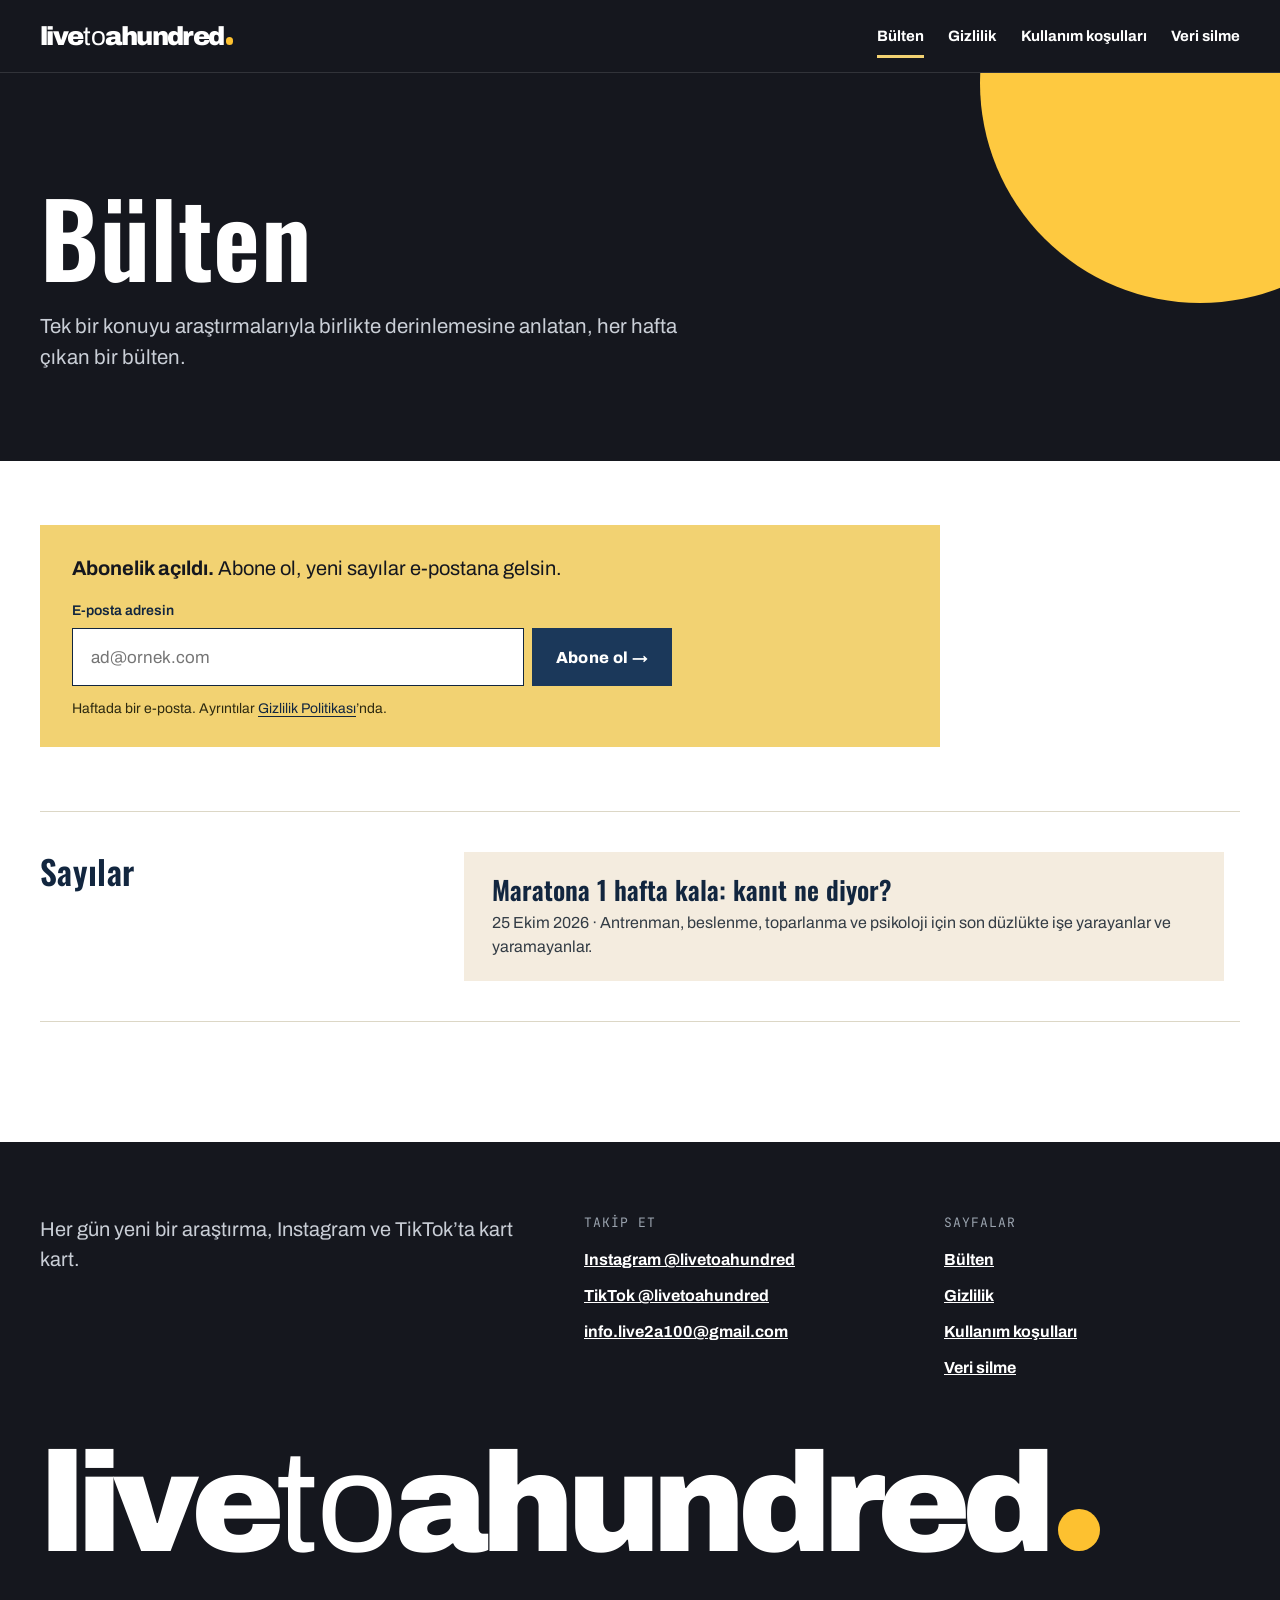
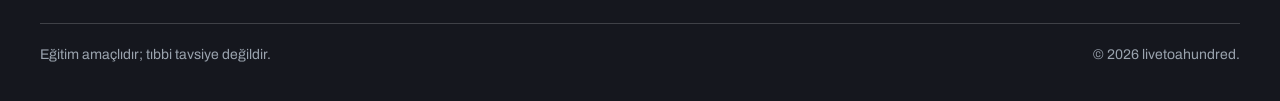
<file: newsletter/index.html>
<!doctype html>
<html lang="tr">
<head>
<meta charset="utf-8">
<meta name="viewport" content="width=device-width, initial-scale=1">
<title>Bülten · livetoahundred</title>
<meta name="description" content="livetoahundred bülteni: her hafta tek bir konu; araştırmalarıyla birlikte, derinlemesine.">
<link rel="icon" type="image/png" sizes="32x32" href="../assets/favicon-32.png">
<link rel="apple-touch-icon" href="../assets/apple-touch-icon.png">
<link rel="stylesheet" href="../assets/site/l2a-tokens.css">
<link rel="stylesheet" href="../assets/site/bundle.css">
<link rel="stylesheet" href="../assets/site/landing.css">
<link rel="stylesheet" href="../assets/site/site.css">
<style>
    .sc-placeholder{background:color-mix(in srgb,currentColor 8%,transparent);
      border:1px solid color-mix(in srgb,currentColor 50%,transparent);
      border-radius:2px;box-sizing:border-box;overflow:hidden}
    @keyframes sc-shine{0%{background-position:100% 50%}100%{background-position:0% 50%}}
    html.sc-dc-streaming .sc-placeholder,
    html.sc-dc-streaming .sc-interp.sc-missing{position:relative;
      background:color-mix(in srgb,currentColor 5%,transparent);
      border-color:transparent}
    html.sc-dc-streaming .sc-placeholder::before,
    html.sc-dc-streaming .sc-interp.sc-missing::before{content:'';
      position:absolute;inset:0;pointer-events:none;
      background:linear-gradient(90deg,rgba(217,119,87,0) 25%,rgba(247,225,211,.95) 37%,rgba(217,119,87,0) 63%);
      background-size:400% 100%;animation:sc-shine 1.4s ease infinite}
    html.sc-dc-streaming .sc-placeholder:nth-child(n+9 of .sc-placeholder)::before,
    html.sc-dc-streaming .sc-interp.sc-missing:nth-child(n+9 of .sc-interp.sc-missing)::before{animation:none;
      background:color-mix(in srgb,currentColor 8%,transparent)}
    .sc-placeholder-error{padding:4px 8px;font:11px/1.4 ui-monospace,monospace;
      color:color-mix(in srgb,currentColor 70%,transparent);word-break:break-word}
    .sc-interp.sc-missing{display:inline-block;width:2em;height:1em;overflow:hidden;
      vertical-align:text-bottom;background:rgba(255,255,255,.3);border:1px solid rgba(0,0,0,.5);
      border-radius:2px;box-sizing:border-box;color:transparent;
      user-select:none}
    .sc-interp.sc-unresolved{font-family:ui-monospace,monospace;font-size:.85em;
      color:color-mix(in srgb,currentColor 50%,transparent);
      background:color-mix(in srgb,currentColor 10%,transparent);border-radius:3px;
      padding:0 3px}
    .sc-host.sc-has-error{position:relative}
    .sc-logic-error{position:absolute;top:8px;left:8px;z-index:2147483647;max-width:60ch;
      padding:6px 10px;background:#b00020;color:#fff;font:12px/1.4 ui-monospace,monospace;
      border-radius:4px;white-space:pre-wrap;pointer-events:none}
    /* Mirrors PRINT_BASELINE_CSS in apps/web deck-stage-export.ts — keep both
       in sync until dc-runtime regains a build step. */
    @media print {
      @page { margin: 0.5cm; }
      figure, table { break-inside: avoid; }
      #dc-root, #dc-root > .sc-host { height: auto; }
      *, *::before, *::after {
        print-color-adjust: exact; -webkit-print-color-adjust: exact;
        backdrop-filter: none !important; -webkit-backdrop-filter: none !important;
        animation-delay: -99s !important; animation-duration: .001s !important;
        animation-iteration-count: 1 !important; animation-fill-mode: both !important;
        animation-play-state: running !important; transition-duration: 0s !important;
      }
    }
  </style>
<style>x-dc{display:none!important}</style>
<style data-dc-tpl="1">
body{margin:0}
</style>
<style data-dc-tpl="1">
body{margin:0}
</style>
<style data-dc-tpl="1">
body{margin:0}
</style>
</head>
<body style="margin:0; background:#15171e">
<div id="dc-root"><div class="sc-host" data-sc-name="Bulten"><div lang="tr" style="min-height: 100vh; background: rgb(255, 255, 255); font-family: var(--font-text, 'Archivo', sans-serif);"><div class="sc-host" data-sc-name="SiteHeader"><header class="lp-dark" style="background: rgb(21, 23, 30); border-bottom: 1px solid rgba(255, 255, 255, 0.12); font-family: var(--font-text, 'Archivo', sans-serif);"><div style="width: 100%; max-width: 1240px; margin: 0px auto; box-sizing: border-box; padding: 14px 20px; display: flex; flex-wrap: wrap; align-items: center; justify-content: space-between; gap: 4px 24px;"><a class="lp-pulse" href="../" aria-label="livetoahundred ana sayfa" style="display: inline-flex; align-items: center; min-height: 44px; text-decoration: none;"><div class="sc-host-x" style="display: contents;"><span class="wordmark l2a-wordmark l2a-wordmark--white" role="img" aria-label="livetoahundred." style="font-size: 26px;"><span aria-hidden="true">live</span><span class="l2a-wordmark__to" aria-hidden="true">to</span><span aria-hidden="true">ahundred</span><span class="l2a-wordmark__dot" aria-hidden="true"></span></span></div></a><nav class="lp-nav" aria-label="Sayfalar"><ul style="margin: 0px; padding: 0px; list-style: none; display: flex; flex-wrap: wrap; align-items: center; gap: 0px 24px;"><li><a href="../newsletter/" aria-current="page" style="display: inline-block; padding: 13px 0px; color: rgb(255, 255, 255); font-size: 15px; line-height: 1.2; font-weight: 700; text-decoration: none;">Bülten</a></li><li><a href="../privacy/" style="display: inline-block; padding: 13px 0px; color: rgb(255, 255, 255); font-size: 15px; line-height: 1.2; font-weight: 700; text-decoration: none;">Gizlilik</a></li><li><a href="../terms/" style="display: inline-block; padding: 13px 0px; color: rgb(255, 255, 255); font-size: 15px; line-height: 1.2; font-weight: 700; text-decoration: none;">Kullanım koşulları</a></li><li><a href="../data-deletion/" style="display: inline-block; padding: 13px 0px; color: rgb(255, 255, 255); font-size: 15px; line-height: 1.2; font-weight: 700; text-decoration: none;">Veri silme</a></li></ul></nav></div></header></div><main><section aria-labelledby="sayfa-basligi" style="position: relative; overflow: clip; background: rgb(21, 23, 30); color: rgb(255, 255, 255);"><div class="lp-sun" aria-hidden="true"></div><div style="position: relative; width: 100%; max-width: 1240px; margin: 0px auto; box-sizing: border-box; padding: 112px 20px 88px;"><div class="lp-title" style="display: flex; flex-direction: column; gap: 24px;"><h1 id="sayfa-basligi" class="lp-fade" style="margin: 0px; font-family: var(--font-display, 'Oswald', sans-serif); font-size: clamp(64px, 8vw, 132px); line-height: 1; font-weight: 600; letter-spacing: 0.5px; color: rgb(255, 255, 255);">Bülten</h1><p class="lp-fade" style="margin: 0px; max-width: 640px; font-size: clamp(19px, 1.6vw, 24px); line-height: 1.5; color: rgb(201, 206, 214); animation-delay: 0.15s;">Tek bir konuyu araştırmalarıyla birlikte derinlemesine anlatan, her hafta çıkan bir bülten.</p></div></div></section><div class="lp-doc" style="width: 100%; max-width: 1240px; margin: 0px auto; box-sizing: border-box; padding: 64px 20px 120px; display: flex; flex-direction: column; gap: 64px;"><section id="abone" aria-labelledby="abone-baslik" style="max-width: 900px; box-sizing: border-box; padding: 28px 32px; background: rgb(242, 210, 114); color: rgb(21, 23, 30); display: flex; flex-direction: column; gap: 18px;"><p id="abone-baslik" style="margin: 0px; font-size: 20px; line-height: 1.55;"><strong>Abonelik açıldı.</strong> Abone ol, yeni sayılar e-postana gelsin.</p><form method="post" action="https://966d4676.sibforms.com/serve/[base64]" data-signup style="display: flex; flex-direction: column; gap: 8px; max-width: 600px;"><label for="email-bulten" style="font-size: 14px; line-height: 1.3; font-weight: 600; color: rgb(18, 38, 63);">E-posta adresin</label><div style="display: flex; flex-wrap: wrap; gap: 8px;"><input id="email-bulten" type="email" name="EMAIL" required="" autocomplete="email" placeholder="ad@ornek.com" style="flex: 999 1 240px; min-width: 0px; height: 58px; box-sizing: border-box; padding: 0px 18px; border: 1px solid rgb(18, 38, 63); border-radius: 0px; background: rgb(255, 255, 255); color: rgb(21, 23, 30); font-family: var(--font-text, 'Archivo', sans-serif); font-size: 17px;"><button class="lp-btn lp-btn--navy" type="submit" style="flex: 1 0 auto; height: 58px; padding: 0px 24px; border: 0px; border-radius: 0px; background: rgb(27, 56, 90); color: rgb(255, 255, 255); font-family: var(--font-text, 'Archivo', sans-serif); font-size: 16px; font-weight: 800; letter-spacing: 0.02em; white-space: nowrap; cursor: pointer;">Abone ol <span class="lp-btn__arrow" aria-hidden="true">→</span></button></div><p style="margin: 4px 0px 0px; font-size: 14px; line-height: 1.5; color: rgb(46, 42, 16);">Haftada bir e-posta. Ayrıntılar <a href="../privacy/">Gizlilik Politikası</a>’nda.</p><input type="hidden" name="email_address_check" value=""><input type="hidden" name="locale" value="en"></form></section><section aria-labelledby="sayilar" style="display: flex; flex-wrap: wrap; gap: 16px 64px; padding: 40px 0px; border-top: 1px solid rgb(220, 215, 198); border-bottom: 1px solid rgb(220, 215, 198);"><h2 id="sayilar" style="flex: 1 1 260px; max-width: 360px; margin: 0px; font-family: var(--font-display, 'Oswald', sans-serif); font-size: clamp(28px, 2.6vw, 38px); line-height: 1.15; font-weight: 600; letter-spacing: 0.3px; color: rgb(18, 38, 63);">Sayılar</h2><div style="flex: 999 1 560px; min-width: 0px; max-width: 760px;"><ul class="l2a-issues">
<li><a href="maraton-oncesi-kanit-rehberi/"><strong>Maratona 1 hafta kala: kanıt ne diyor?</strong><span>25 Ekim 2026 · Antrenman, beslenme, toparlanma ve psikoloji için son düzlükte işe yarayanlar ve yaramayanlar.</span></a></li>
</ul></div></section></div></main><div class="sc-host" data-sc-name="SiteFooter"><footer class="lp-dark" style="background: rgb(21, 23, 30); color: rgb(255, 255, 255); overflow: clip; font-family: var(--font-text, 'Archivo', sans-serif);"><div lang="tr" style="width: 100%; max-width: 1240px; margin: 0px auto; box-sizing: border-box; padding: 72px 20px 36px; display: flex; flex-direction: column; gap: 48px;"><div style="display: flex; flex-wrap: wrap; align-items: flex-start; gap: 32px 64px;"><p style="flex: 999 1 320px; min-width: 0px; max-width: 480px; margin: 0px; font-size: 20px; line-height: 1.5; color: rgb(201, 206, 214);">Her gün yeni bir araştırma, Instagram ve TikTok’ta kart kart.</p><nav aria-label="Takip et" style="flex: 1 1 200px; min-width: 0px; display: flex; flex-direction: column; gap: 10px;"><p style="margin: 0px; font-family: var(--font-mono, 'JetBrains Mono', monospace); font-size: 13px; line-height: 1.4; letter-spacing: 0.08em; color: rgb(154, 163, 174);">TAKİP ET</p><ul style="margin: 0px; padding: 0px; list-style: none; display: flex; flex-direction: column; font-size: 16px; line-height: 1.5; font-weight: 700;"><li><a href="https://www.instagram.com/livetoahundred/" style="display: inline-block; padding: 6px 0px; color: rgb(255, 255, 255);">Instagram @livetoahundred</a></li><li><a href="https://www.tiktok.com/@livetoahundred" style="display: inline-block; padding: 6px 0px; color: rgb(255, 255, 255);">TikTok @livetoahundred</a></li><li><a href="mailto:info.live2a100@gmail.com" style="display: inline-block; padding: 6px 0px; color: rgb(255, 255, 255);">info.live2a100@gmail.com</a></li></ul></nav><nav aria-label="Sayfalar" style="flex: 1 1 200px; min-width: 0px; display: flex; flex-direction: column; gap: 10px;"><p style="margin: 0px; font-family: var(--font-mono, 'JetBrains Mono', monospace); font-size: 13px; line-height: 1.4; letter-spacing: 0.08em; color: rgb(154, 163, 174);">SAYFALAR</p><ul style="margin: 0px; padding: 0px; list-style: none; display: flex; flex-direction: column; font-size: 16px; line-height: 1.5; font-weight: 700;"><li><a href="../newsletter/" aria-current="page" style="display: inline-block; padding: 6px 0px; color: rgb(255, 255, 255);">Bülten</a></li><li><a href="../privacy/" style="display: inline-block; padding: 6px 0px; color: rgb(255, 255, 255);">Gizlilik</a></li><li><a href="../terms/" style="display: inline-block; padding: 6px 0px; color: rgb(255, 255, 255);">Kullanım koşulları</a></li><li><a href="../data-deletion/" style="display: inline-block; padding: 6px 0px; color: rgb(255, 255, 255);">Veri silme</a></li></ul></nav></div><div class="lp-pulse" style="line-height: 1;"><div class="sc-host-x" style="display: contents;"><span class="wordmark l2a-wordmark l2a-wordmark--white" role="img" aria-label="livetoahundred." style="font-size: clamp(40px, 11vw, 160px);"><span aria-hidden="true">live</span><span class="l2a-wordmark__to" aria-hidden="true">to</span><span aria-hidden="true">ahundred</span><span class="l2a-wordmark__dot" aria-hidden="true"></span></span></div></div><div style="display: flex; flex-wrap: wrap; justify-content: space-between; gap: 8px 24px; padding-top: 20px; border-top: 1px solid rgba(255, 255, 255, 0.18); font-size: 14px; line-height: 1.5; color: rgb(154, 163, 174);"><p style="margin: 0px;">Eğitim amaçlıdır; tıbbi tavsiye değildir.</p><p style="margin: 0px;">© 2026 livetoahundred.</p></div></div></footer></div></div></div></div>
<script>
document.querySelectorAll('form[data-signup]').forEach(function (form) {
  form.addEventListener('submit', function (event) {
    event.preventDefault();
    var button = form.querySelector('[type=submit]');
    var note = form.querySelector('.l2a-signup-error');
    if (button) button.disabled = true;
    fetch(form.action, {method: 'POST', body: new URLSearchParams(new FormData(form))})
      .then(function (response) { return response.json(); })
      .then(function (reply) {
        if (!reply || !reply.success) throw new Error('rejected');
        location.href = '../newsletter/onay/';
      })
      .catch(function () {
        if (button) button.disabled = false;
        if (!note) {
          note = document.createElement('p');
          note.className = 'l2a-signup-error';
          note.setAttribute('role', 'alert');
          note.style.cssText = 'margin: 8px 0 0; font-weight: 700; color: #f2d272;';
          form.appendChild(note);
        }
        note.textContent = document.documentElement.lang === 'en'
          ? 'Your subscription could not be saved. Check the address and try again.'
          : 'Kaydın alınamadı. Adresi kontrol edip tekrar dene.';
      });
  });
});
</script>
<script data-goatcounter="https://livetoa100.goatcounter.com/count" async src="../assets/count.js"></script>
</body>
</html>
</file>
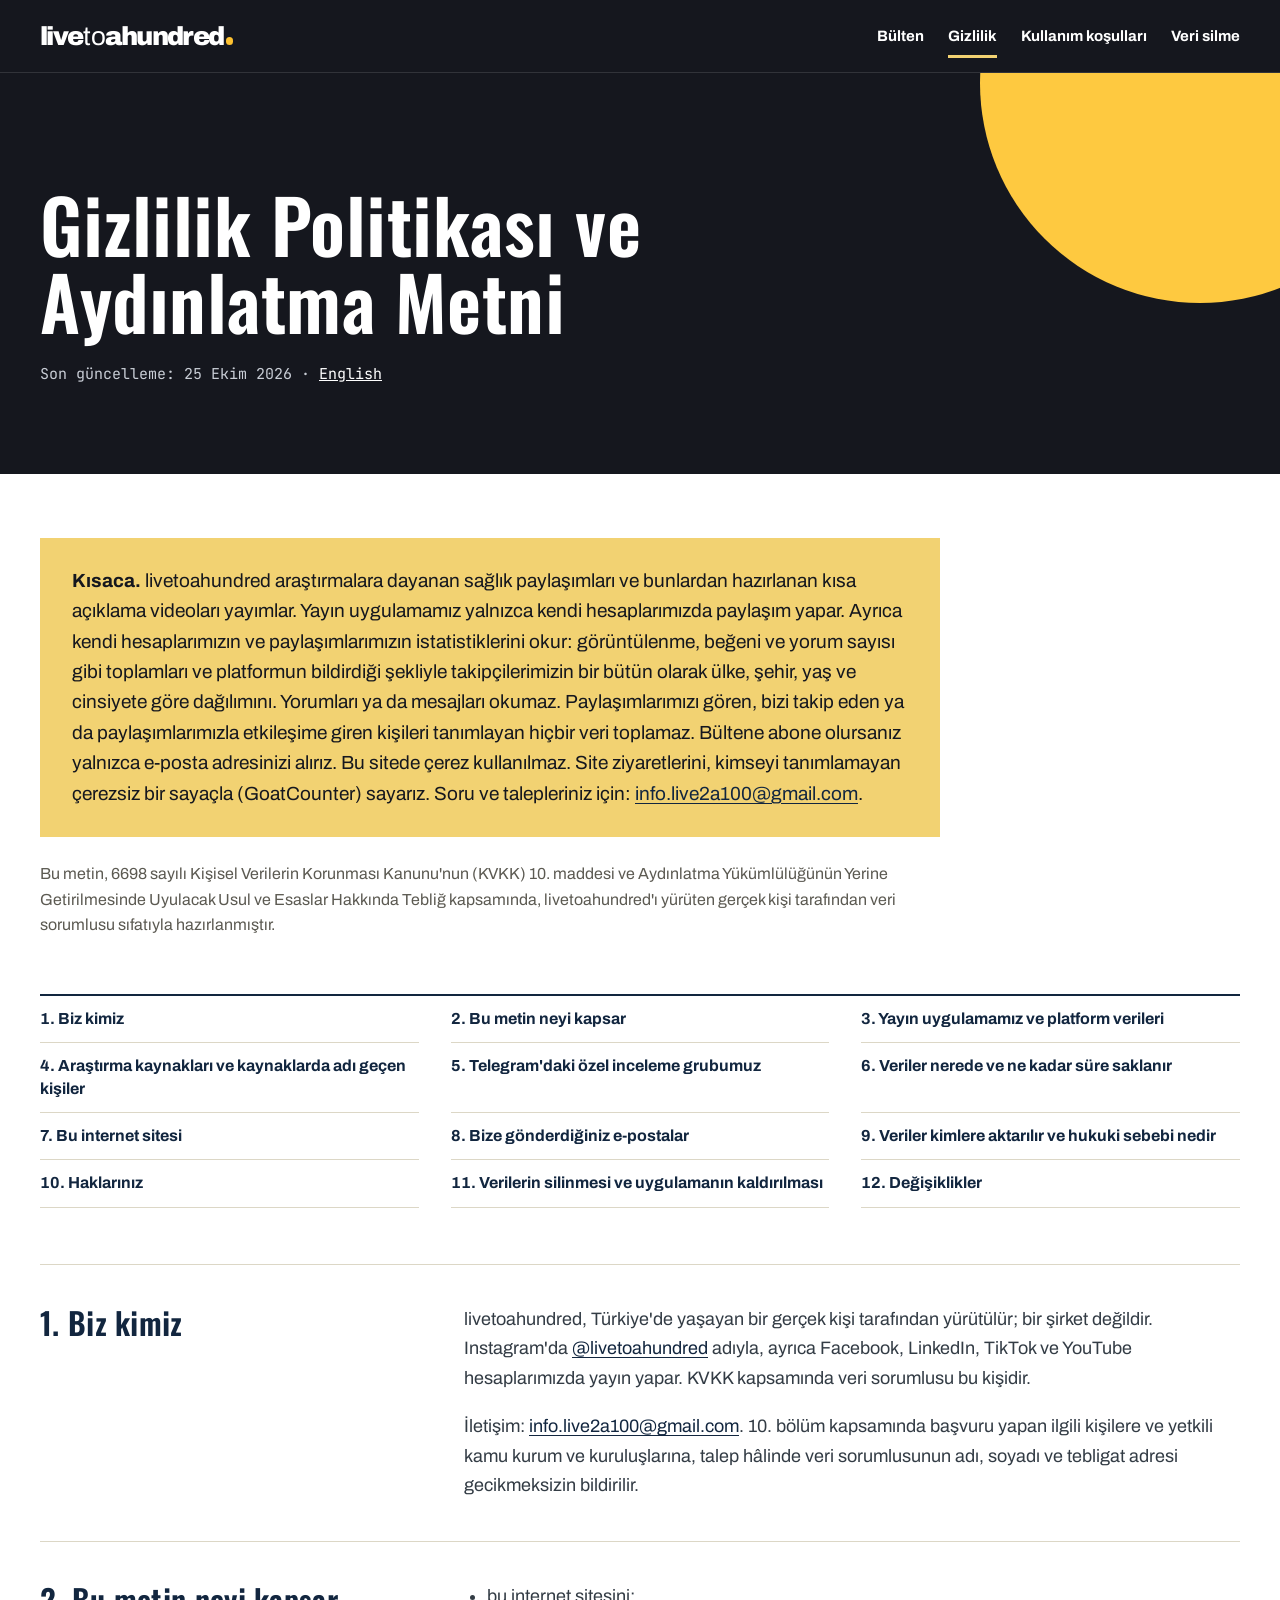
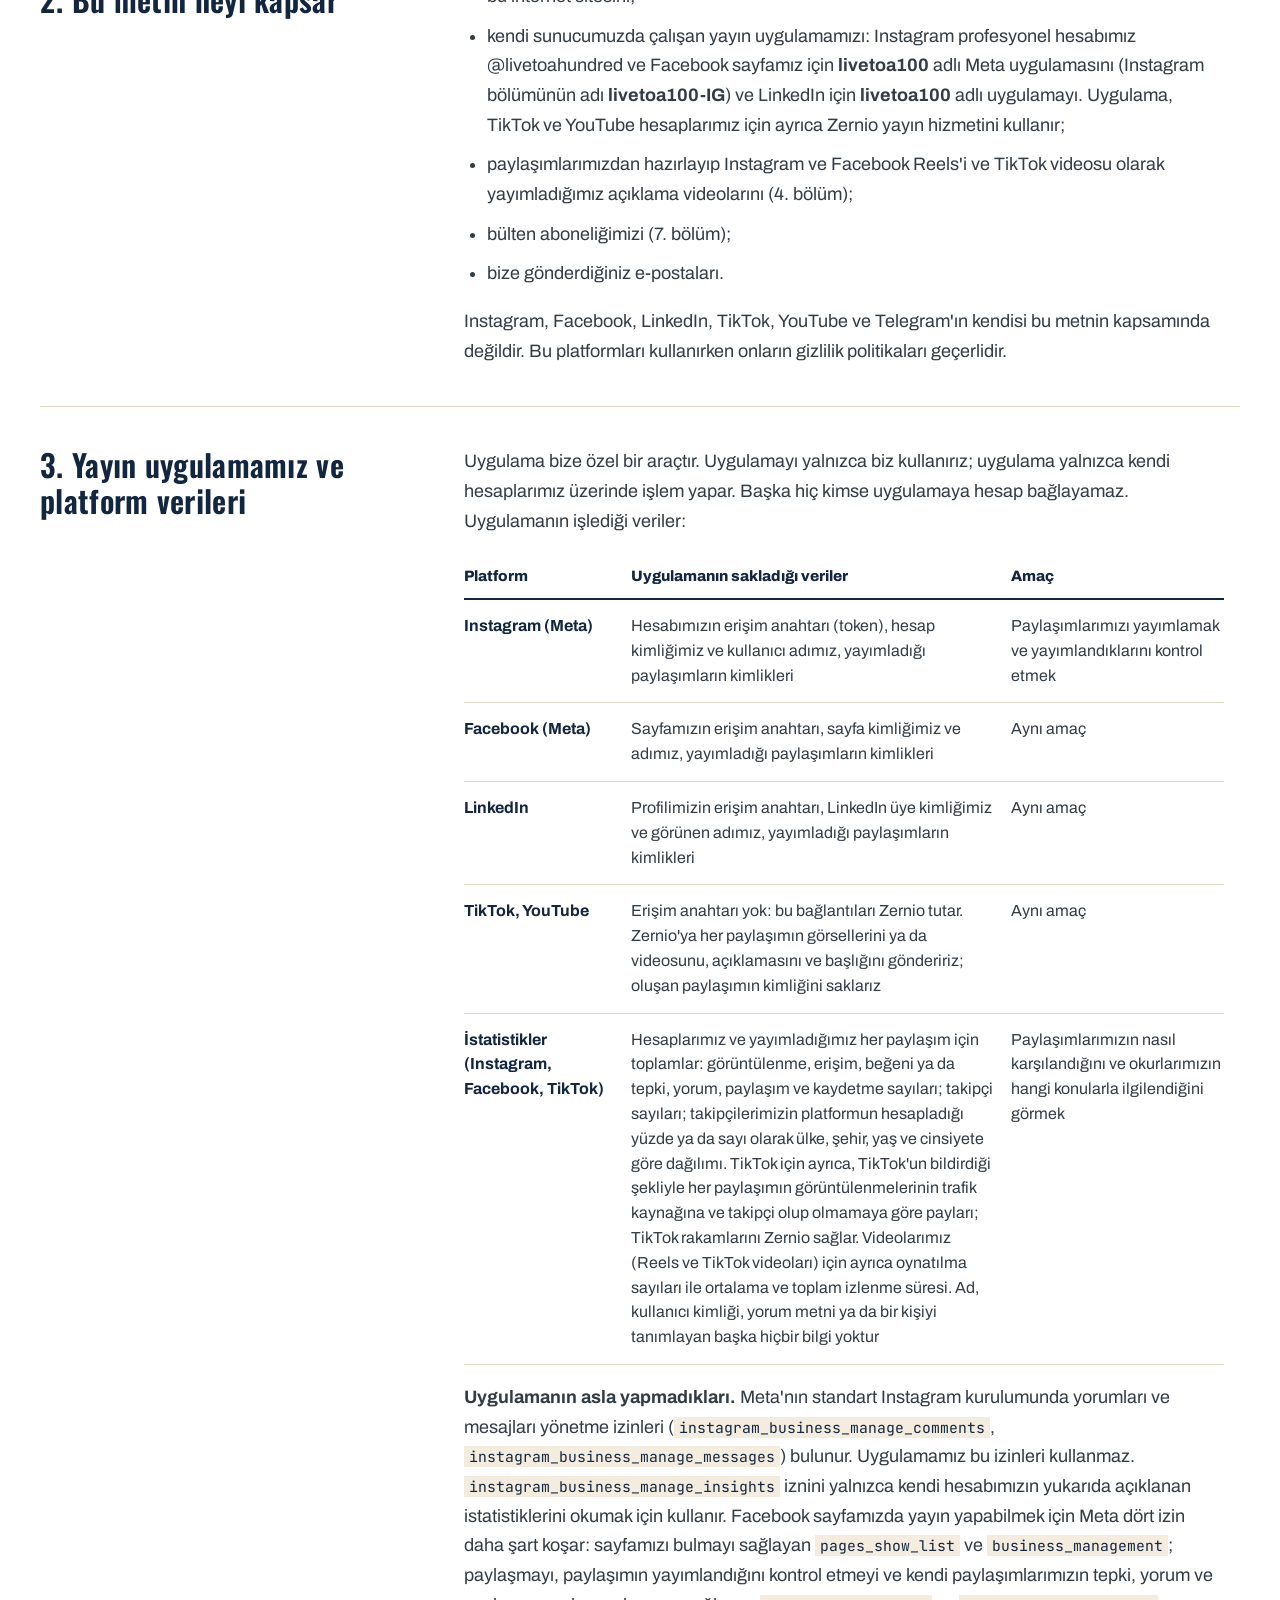
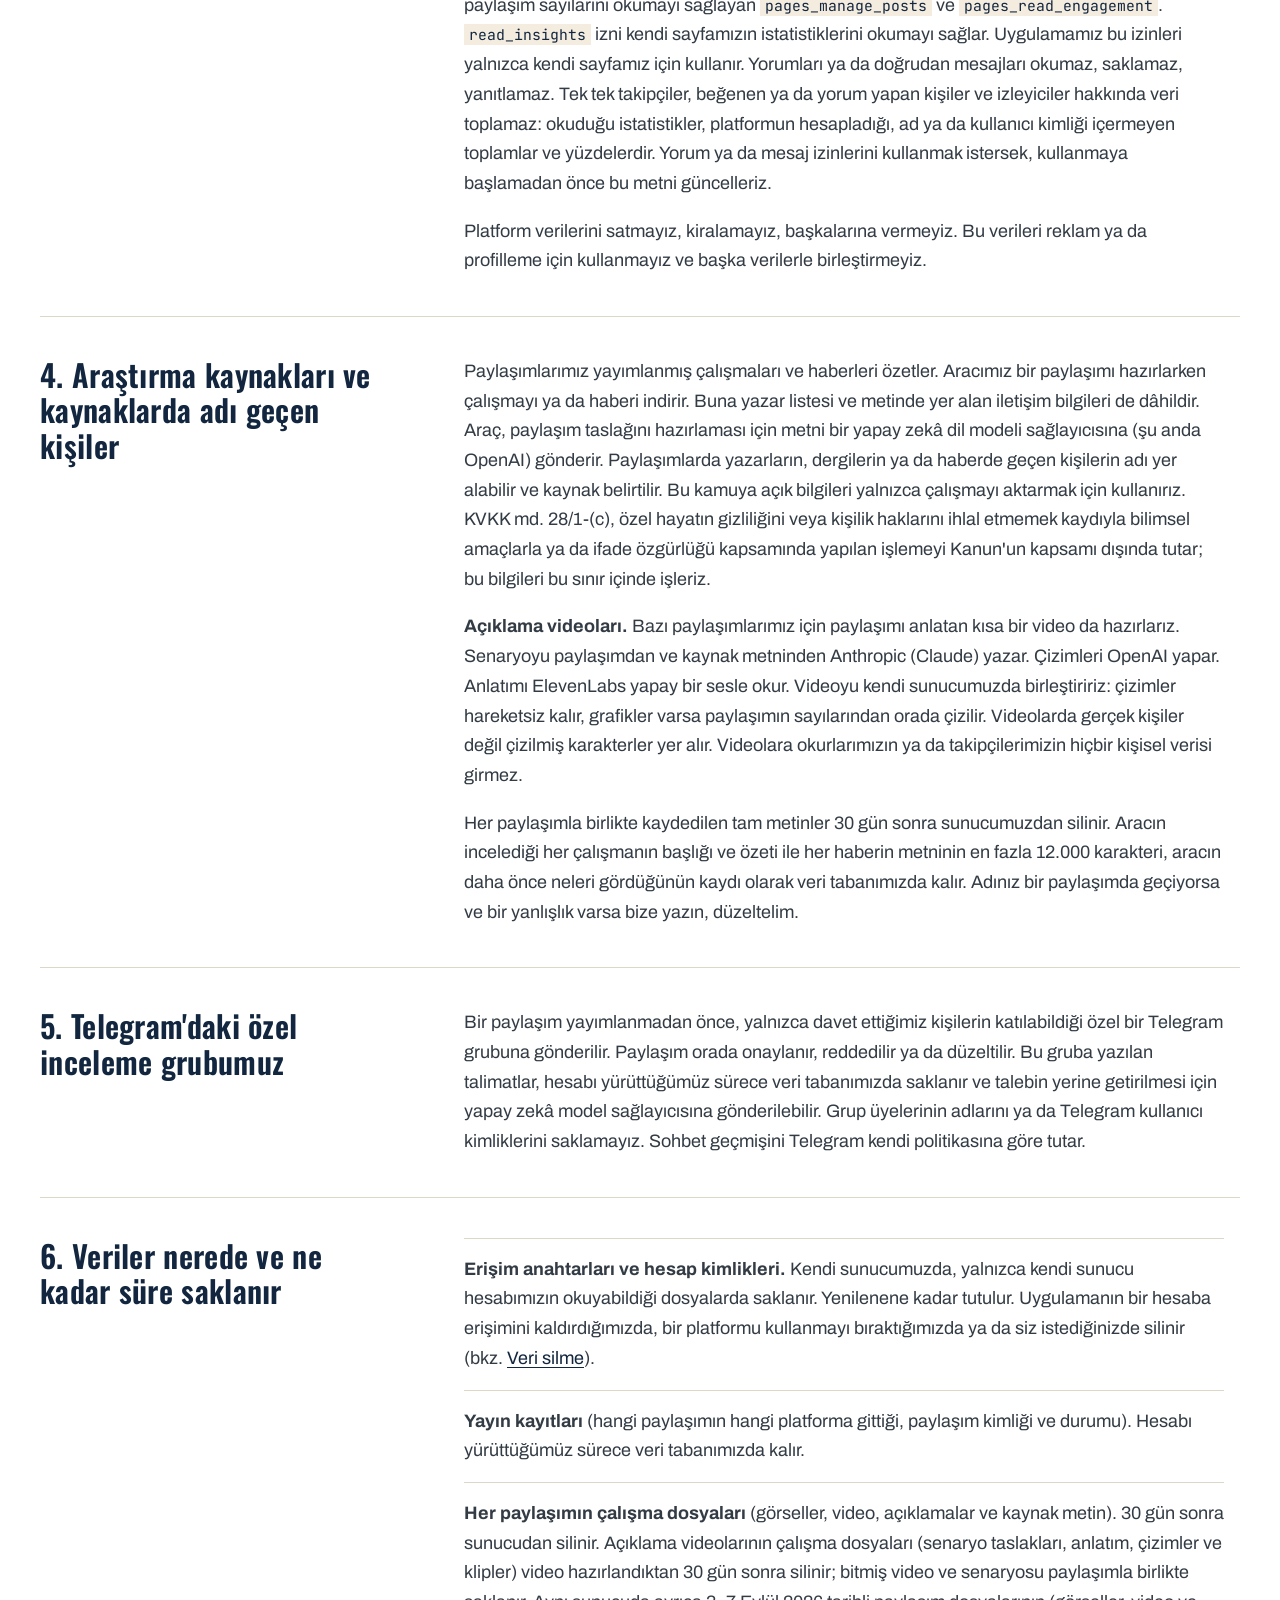
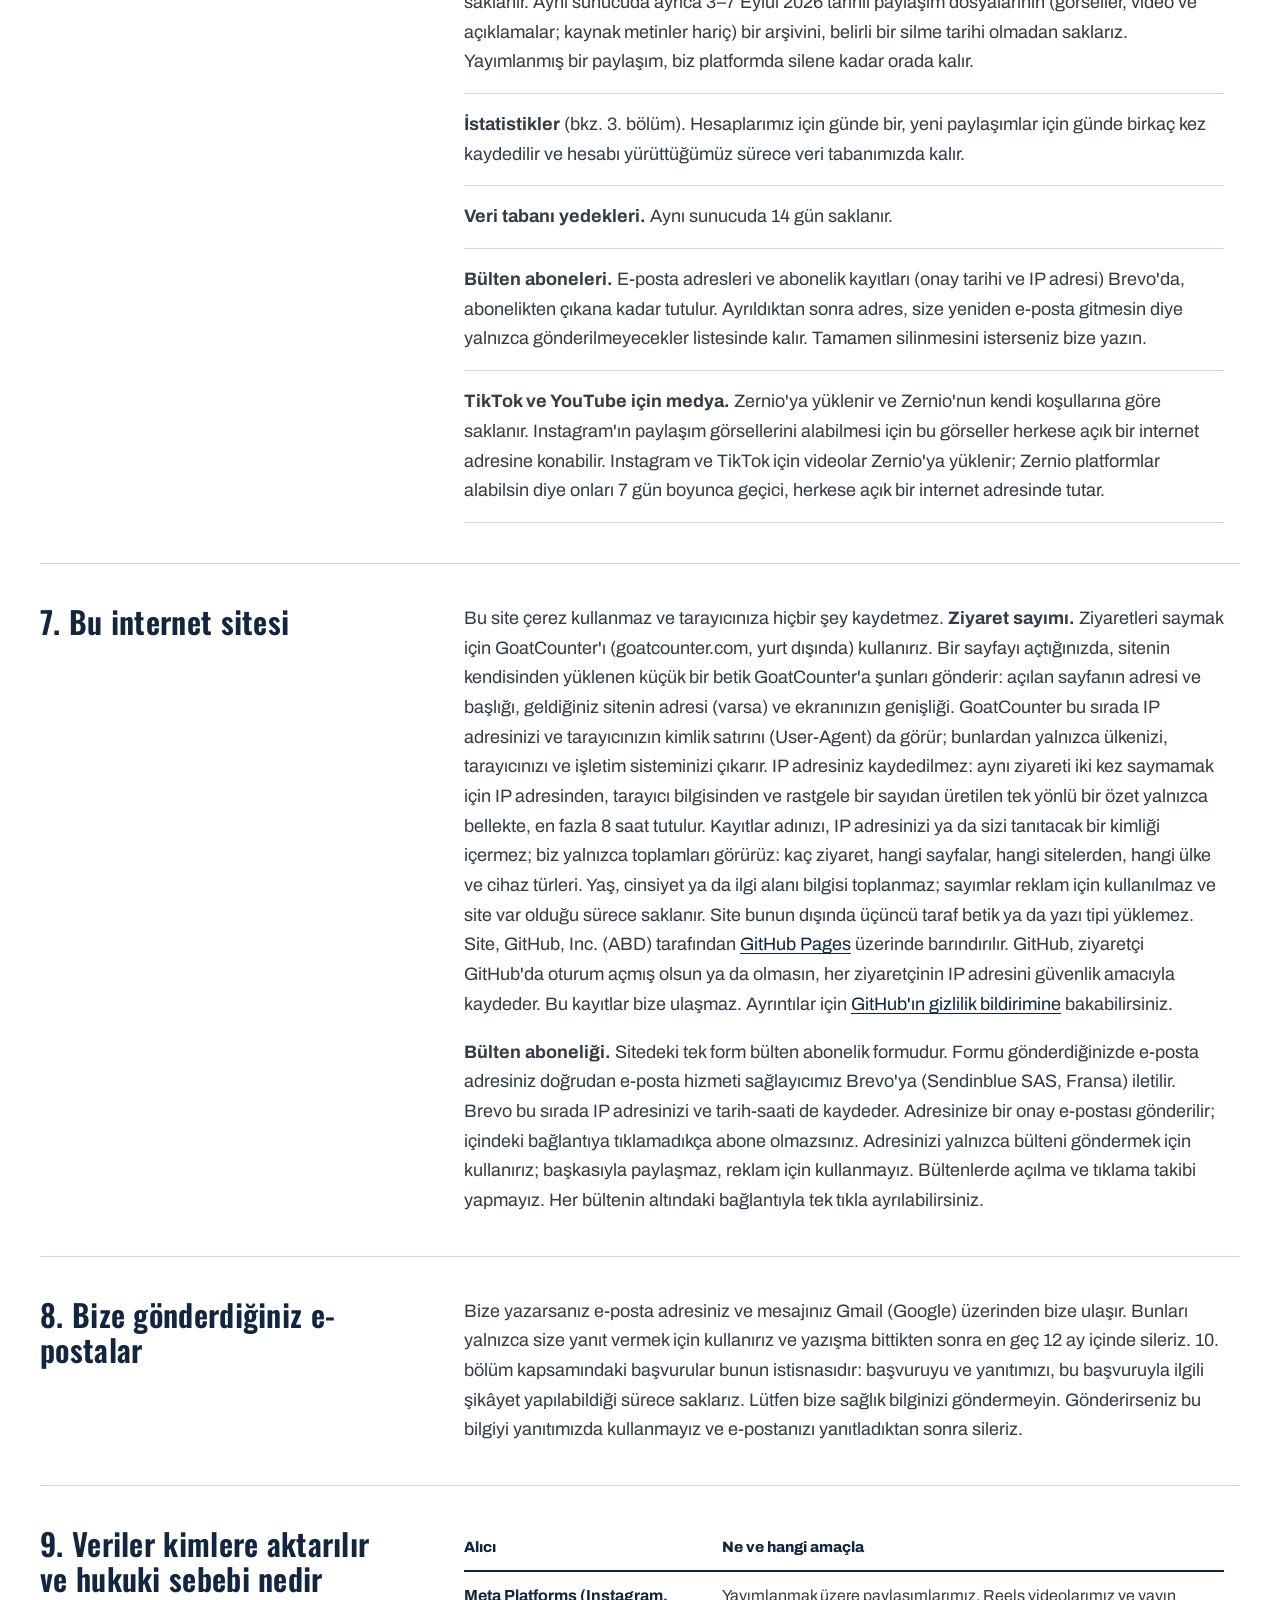
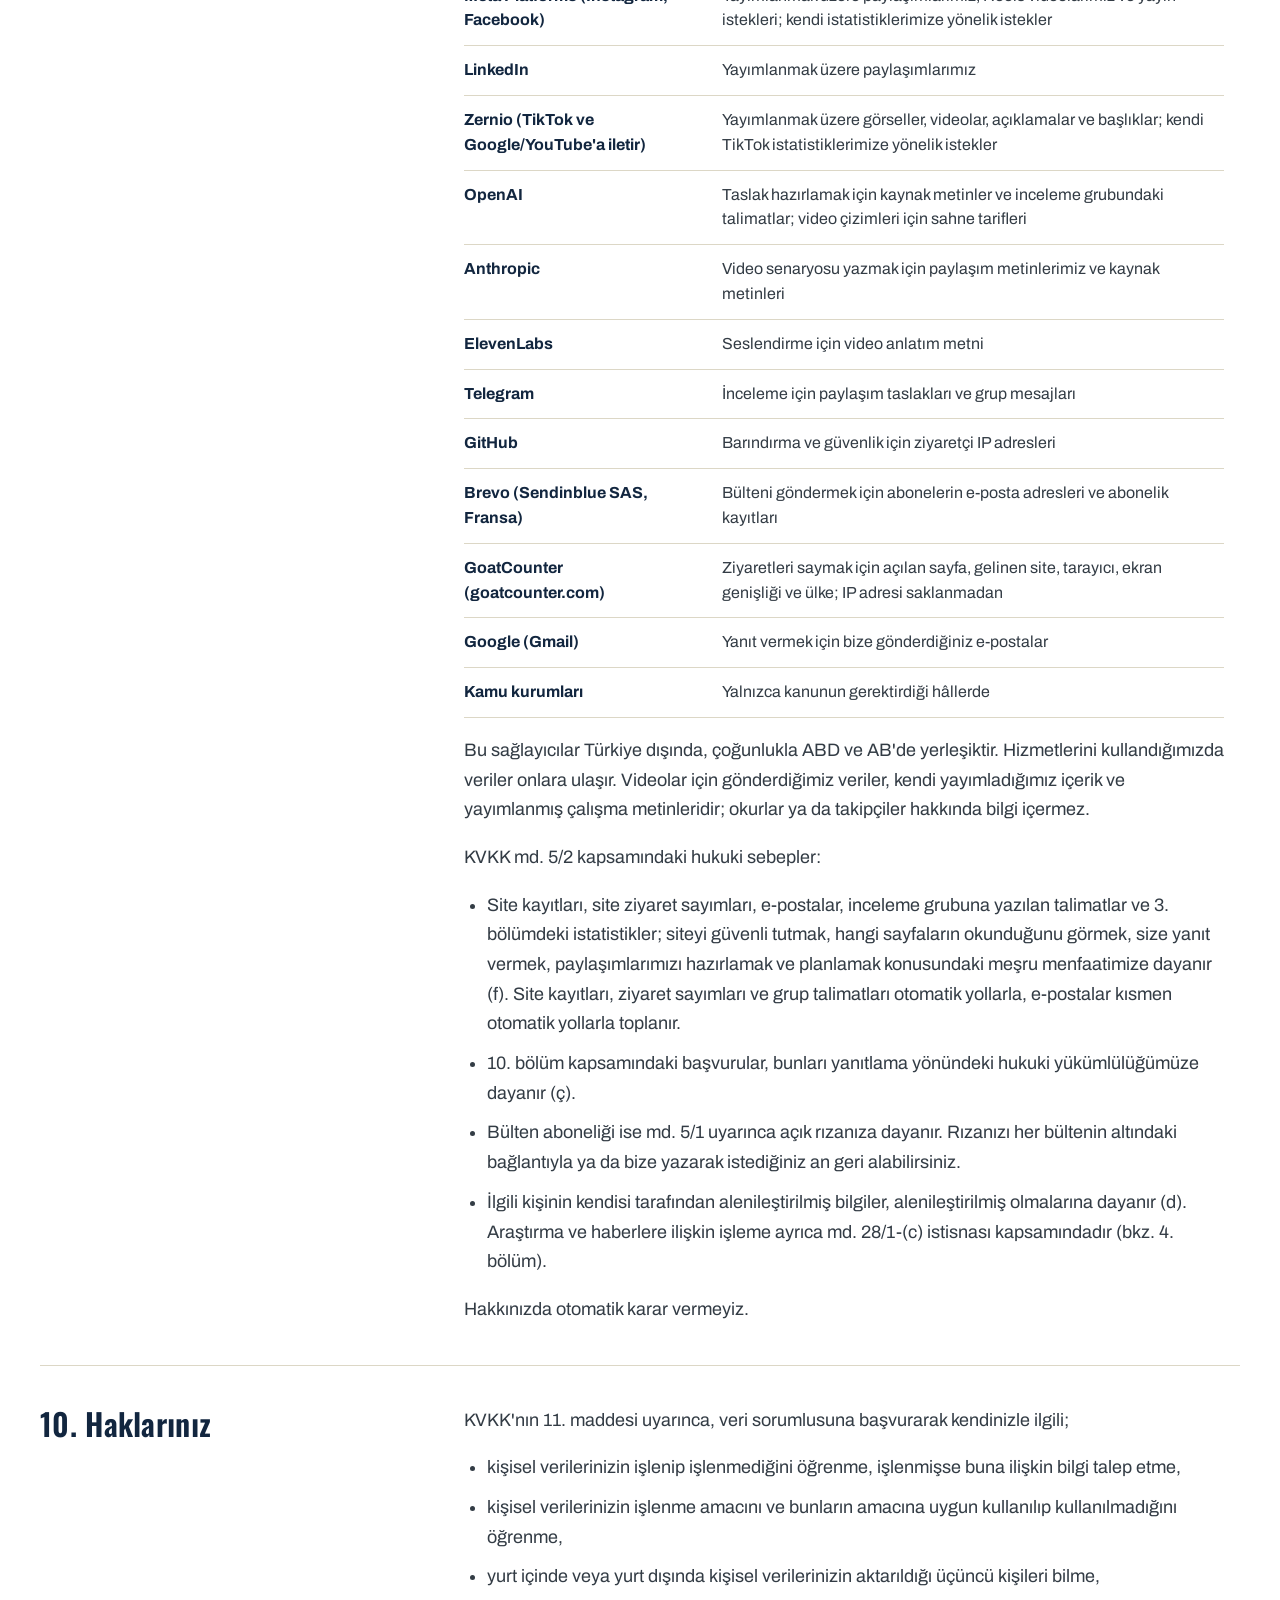
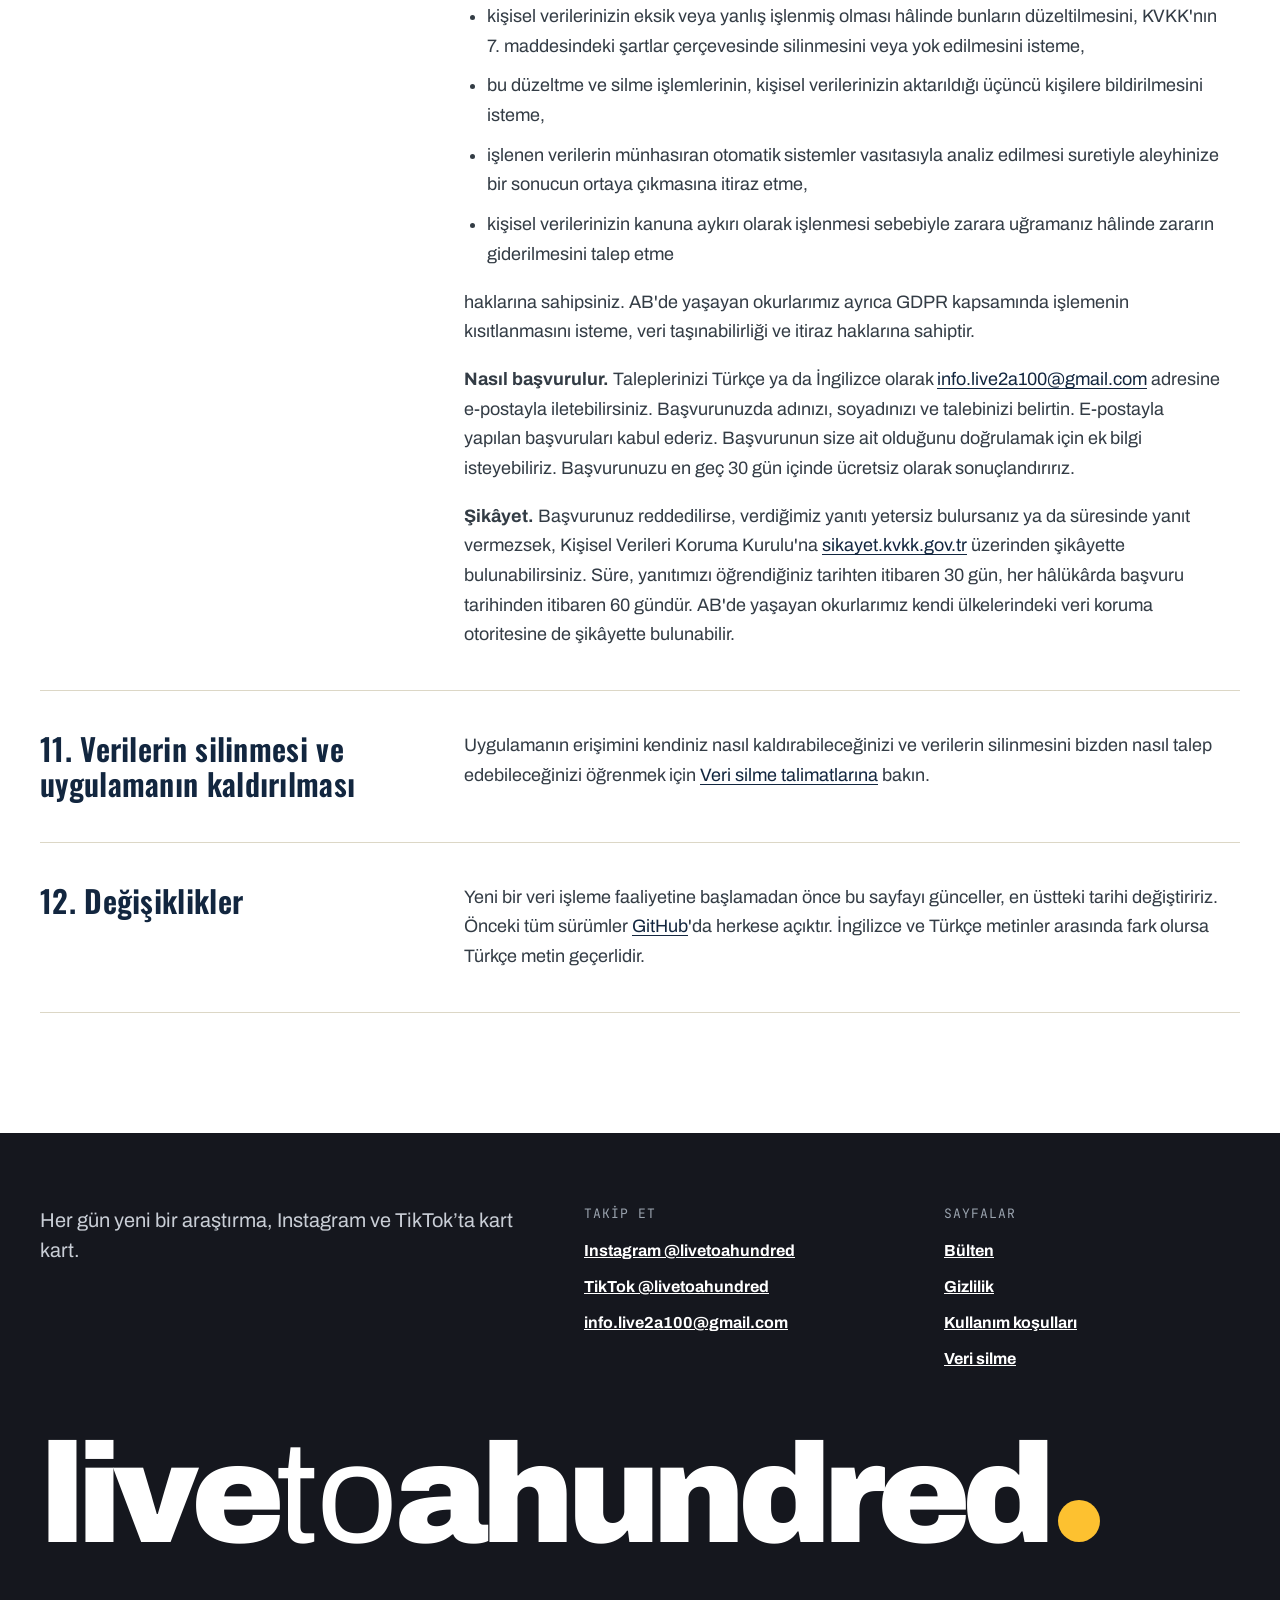
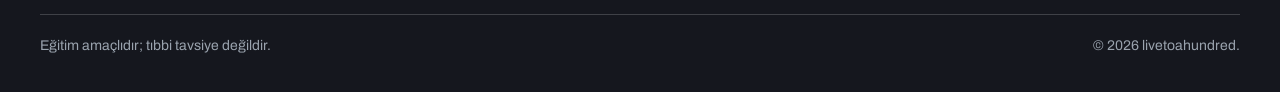
<file: privacy/index.html>
<!doctype html>
<html lang="tr">
<head>
<meta charset="utf-8">
<meta name="viewport" content="width=device-width, initial-scale=1">
<title>Gizlilik Politikası · livetoahundred</title>
<meta name="description" content="livetoahundred ve yayın uygulamasının verileri nasıl işlediği.">
<link rel="icon" type="image/png" sizes="32x32" href="../assets/favicon-32.png">
<link rel="apple-touch-icon" href="../assets/apple-touch-icon.png">
<link rel="stylesheet" href="../assets/site/l2a-tokens.css">
<link rel="stylesheet" href="../assets/site/bundle.css">
<link rel="stylesheet" href="../assets/site/landing.css">
<link rel="stylesheet" href="../assets/site/site.css">
<style>
    .sc-placeholder{background:color-mix(in srgb,currentColor 8%,transparent);
      border:1px solid color-mix(in srgb,currentColor 50%,transparent);
      border-radius:2px;box-sizing:border-box;overflow:hidden}
    @keyframes sc-shine{0%{background-position:100% 50%}100%{background-position:0% 50%}}
    html.sc-dc-streaming .sc-placeholder,
    html.sc-dc-streaming .sc-interp.sc-missing{position:relative;
      background:color-mix(in srgb,currentColor 5%,transparent);
      border-color:transparent}
    html.sc-dc-streaming .sc-placeholder::before,
    html.sc-dc-streaming .sc-interp.sc-missing::before{content:'';
      position:absolute;inset:0;pointer-events:none;
      background:linear-gradient(90deg,rgba(217,119,87,0) 25%,rgba(247,225,211,.95) 37%,rgba(217,119,87,0) 63%);
      background-size:400% 100%;animation:sc-shine 1.4s ease infinite}
    html.sc-dc-streaming .sc-placeholder:nth-child(n+9 of .sc-placeholder)::before,
    html.sc-dc-streaming .sc-interp.sc-missing:nth-child(n+9 of .sc-interp.sc-missing)::before{animation:none;
      background:color-mix(in srgb,currentColor 8%,transparent)}
    .sc-placeholder-error{padding:4px 8px;font:11px/1.4 ui-monospace,monospace;
      color:color-mix(in srgb,currentColor 70%,transparent);word-break:break-word}
    .sc-interp.sc-missing{display:inline-block;width:2em;height:1em;overflow:hidden;
      vertical-align:text-bottom;background:rgba(255,255,255,.3);border:1px solid rgba(0,0,0,.5);
      border-radius:2px;box-sizing:border-box;color:transparent;
      user-select:none}
    .sc-interp.sc-unresolved{font-family:ui-monospace,monospace;font-size:.85em;
      color:color-mix(in srgb,currentColor 50%,transparent);
      background:color-mix(in srgb,currentColor 10%,transparent);border-radius:3px;
      padding:0 3px}
    .sc-host.sc-has-error{position:relative}
    .sc-logic-error{position:absolute;top:8px;left:8px;z-index:2147483647;max-width:60ch;
      padding:6px 10px;background:#b00020;color:#fff;font:12px/1.4 ui-monospace,monospace;
      border-radius:4px;white-space:pre-wrap;pointer-events:none}
    /* Mirrors PRINT_BASELINE_CSS in apps/web deck-stage-export.ts — keep both
       in sync until dc-runtime regains a build step. */
    @media print {
      @page { margin: 0.5cm; }
      figure, table { break-inside: avoid; }
      #dc-root, #dc-root > .sc-host { height: auto; }
      *, *::before, *::after {
        print-color-adjust: exact; -webkit-print-color-adjust: exact;
        backdrop-filter: none !important; -webkit-backdrop-filter: none !important;
        animation-delay: -99s !important; animation-duration: .001s !important;
        animation-iteration-count: 1 !important; animation-fill-mode: both !important;
        animation-play-state: running !important; transition-duration: 0s !important;
      }
    }
  </style>
<style>x-dc{display:none!important}</style>
<style data-dc-tpl="1">
body{margin:0}
</style>
<style data-dc-tpl="1">
body{margin:0}
</style>
<style data-dc-tpl="1">
body{margin:0}
</style>
</head>
<body style="margin:0; background:#15171e">
<div id="dc-root"><div class="sc-host" data-sc-name="Gizlilik"><div lang="tr" style="min-height: 100vh; background: rgb(255, 255, 255); font-family: var(--font-text, 'Archivo', sans-serif);"><div class="sc-host" data-sc-name="SiteHeader"><header class="lp-dark" style="background: rgb(21, 23, 30); border-bottom: 1px solid rgba(255, 255, 255, 0.12); font-family: var(--font-text, 'Archivo', sans-serif);"><div style="width: 100%; max-width: 1240px; margin: 0px auto; box-sizing: border-box; padding: 14px 20px; display: flex; flex-wrap: wrap; align-items: center; justify-content: space-between; gap: 4px 24px;"><a class="lp-pulse" href="../" aria-label="livetoahundred ana sayfa" style="display: inline-flex; align-items: center; min-height: 44px; text-decoration: none;"><div class="sc-host-x" style="display: contents;"><span class="wordmark l2a-wordmark l2a-wordmark--white" role="img" aria-label="livetoahundred." style="font-size: 26px;"><span aria-hidden="true">live</span><span class="l2a-wordmark__to" aria-hidden="true">to</span><span aria-hidden="true">ahundred</span><span class="l2a-wordmark__dot" aria-hidden="true"></span></span></div></a><nav class="lp-nav" aria-label="Sayfalar"><ul style="margin: 0px; padding: 0px; list-style: none; display: flex; flex-wrap: wrap; align-items: center; gap: 0px 24px;"><li><a href="../newsletter/" style="display: inline-block; padding: 13px 0px; color: rgb(255, 255, 255); font-size: 15px; line-height: 1.2; font-weight: 700; text-decoration: none;">Bülten</a></li><li><a href="../privacy/" aria-current="page" style="display: inline-block; padding: 13px 0px; color: rgb(255, 255, 255); font-size: 15px; line-height: 1.2; font-weight: 700; text-decoration: none;">Gizlilik</a></li><li><a href="../terms/" style="display: inline-block; padding: 13px 0px; color: rgb(255, 255, 255); font-size: 15px; line-height: 1.2; font-weight: 700; text-decoration: none;">Kullanım koşulları</a></li><li><a href="../data-deletion/" style="display: inline-block; padding: 13px 0px; color: rgb(255, 255, 255); font-size: 15px; line-height: 1.2; font-weight: 700; text-decoration: none;">Veri silme</a></li></ul></nav></div></header></div><main><section aria-labelledby="sayfa-basligi" style="position: relative; overflow: clip; background: rgb(21, 23, 30); color: rgb(255, 255, 255);"><div class="lp-sun" aria-hidden="true"></div><div style="position: relative; width: 100%; max-width: 1240px; margin: 0px auto; box-sizing: border-box; padding: 112px 20px 88px;"><div class="lp-title" style="display: flex; flex-direction: column; gap: 24px;"><h1 id="sayfa-basligi" class="lp-fade" style="margin: 0px; font-family: var(--font-display, 'Oswald', sans-serif); font-size: clamp(48px, 5.8vw, 92px); line-height: 1.04; font-weight: 600; letter-spacing: 0.5px; color: rgb(255, 255, 255);">Gizlilik Politikası ve Aydınlatma Metni</h1><p class="lp-fade" style="margin: 0px; font-family: var(--font-mono, 'JetBrains Mono', monospace); font-size: 15px; line-height: 1.5; color: rgb(201, 206, 214); animation-delay: 0.15s;">Son güncelleme: 25 Ekim 2026 · <a href="../en/privacy/" hreflang="en" lang="en" style="color: #ffffff;">English</a></p></div></div></section><div class="lp-doc" style="width: 100%; max-width: 1240px; margin: 0px auto; box-sizing: border-box; padding: 64px 20px 120px;"><div style="display: flex; flex-direction: column; gap: 24px; max-width: 900px; padding-bottom: 56px;"><div style="box-sizing: border-box; padding: 28px 32px; background: rgb(242, 210, 114); color: rgb(21, 23, 30); font-size: 19px; line-height: 1.6;"><p style="margin: 0px;"><strong>Kısaca.</strong> livetoahundred araştırmalara dayanan sağlık paylaşımları ve bunlardan hazırlanan kısa açıklama videoları yayımlar. Yayın uygulamamız yalnızca kendi hesaplarımızda paylaşım yapar. Ayrıca kendi hesaplarımızın ve paylaşımlarımızın istatistiklerini okur: görüntülenme, beğeni ve yorum sayısı gibi toplamları ve platformun bildirdiği şekliyle takipçilerimizin bir bütün olarak ülke, şehir, yaş ve cinsiyete göre dağılımını. Yorumları ya da mesajları okumaz. Paylaşımlarımızı gören, bizi takip eden ya da paylaşımlarımızla etkileşime giren kişileri tanımlayan hiçbir veri toplamaz. Bültene abone olursanız yalnızca e-posta adresinizi alırız. Bu sitede çerez kullanılmaz. Site ziyaretlerini, kimseyi tanımlamayan çerezsiz bir sayaçla (GoatCounter) sayarız. Soru ve talepleriniz için: <a href="mailto:info.live2a100@gmail.com">info.live2a100@gmail.com</a>.</p></div><p style="margin: 0px; font-size: 16px; line-height: 1.6; color: rgb(92, 90, 82);">Bu metin, 6698 sayılı Kişisel Verilerin Korunması Kanunu'nun (KVKK) 10. maddesi ve Aydınlatma Yükümlülüğünün Yerine Getirilmesinde Uyulacak Usul ve Esaslar Hakkında Tebliğ kapsamında, livetoahundred'ı yürüten gerçek kişi tarafından veri sorumlusu sıfatıyla hazırlanmıştır.</p></div><nav aria-label="İçindekiler" style="padding-bottom: 56px;"><ol style="margin: 0px; padding: 0px; list-style: none; display: grid; grid-template-columns: repeat(auto-fill, minmax(min(100%, 300px), 1fr)); column-gap: 32px; border-top: 2px solid rgb(18, 38, 63);"><li style="border-bottom: 1px solid rgb(220, 215, 198);"><a href="#tr-who" style="display: block; padding: 12px 0px; font-size: 16px; line-height: 1.4; font-weight: 700; color: rgb(18, 38, 63); text-decoration: none;">1. Biz kimiz</a></li><li style="border-bottom: 1px solid rgb(220, 215, 198);"><a href="#tr-scope" style="display: block; padding: 12px 0px; font-size: 16px; line-height: 1.4; font-weight: 700; color: rgb(18, 38, 63); text-decoration: none;">2. Bu metin neyi kapsar</a></li><li style="border-bottom: 1px solid rgb(220, 215, 198);"><a href="#tr-app" style="display: block; padding: 12px 0px; font-size: 16px; line-height: 1.4; font-weight: 700; color: rgb(18, 38, 63); text-decoration: none;">3. Yayın uygulamamız ve platform verileri</a></li><li style="border-bottom: 1px solid rgb(220, 215, 198);"><a href="#tr-research" style="display: block; padding: 12px 0px; font-size: 16px; line-height: 1.4; font-weight: 700; color: rgb(18, 38, 63); text-decoration: none;">4. Araştırma kaynakları ve kaynaklarda adı geçen kişiler</a></li><li style="border-bottom: 1px solid rgb(220, 215, 198);"><a href="#tr-telegram" style="display: block; padding: 12px 0px; font-size: 16px; line-height: 1.4; font-weight: 700; color: rgb(18, 38, 63); text-decoration: none;">5. Telegram'daki özel inceleme grubumuz</a></li><li style="border-bottom: 1px solid rgb(220, 215, 198);"><a href="#tr-retention" style="display: block; padding: 12px 0px; font-size: 16px; line-height: 1.4; font-weight: 700; color: rgb(18, 38, 63); text-decoration: none;">6. Veriler nerede ve ne kadar süre saklanır</a></li><li style="border-bottom: 1px solid rgb(220, 215, 198);"><a href="#tr-website" style="display: block; padding: 12px 0px; font-size: 16px; line-height: 1.4; font-weight: 700; color: rgb(18, 38, 63); text-decoration: none;">7. Bu internet sitesi</a></li><li style="border-bottom: 1px solid rgb(220, 215, 198);"><a href="#tr-email" style="display: block; padding: 12px 0px; font-size: 16px; line-height: 1.4; font-weight: 700; color: rgb(18, 38, 63); text-decoration: none;">8. Bize gönderdiğiniz e-postalar</a></li><li style="border-bottom: 1px solid rgb(220, 215, 198);"><a href="#tr-recipients" style="display: block; padding: 12px 0px; font-size: 16px; line-height: 1.4; font-weight: 700; color: rgb(18, 38, 63); text-decoration: none;">9. Veriler kimlere aktarılır ve hukuki sebebi nedir</a></li><li style="border-bottom: 1px solid rgb(220, 215, 198);"><a href="#tr-rights" style="display: block; padding: 12px 0px; font-size: 16px; line-height: 1.4; font-weight: 700; color: rgb(18, 38, 63); text-decoration: none;">10. Haklarınız</a></li><li style="border-bottom: 1px solid rgb(220, 215, 198);"><a href="#tr-deletion" style="display: block; padding: 12px 0px; font-size: 16px; line-height: 1.4; font-weight: 700; color: rgb(18, 38, 63); text-decoration: none;">11. Verilerin silinmesi ve uygulamanın kaldırılması</a></li><li style="border-bottom: 1px solid rgb(220, 215, 198);"><a href="#tr-changes" style="display: block; padding: 12px 0px; font-size: 16px; line-height: 1.4; font-weight: 700; color: rgb(18, 38, 63); text-decoration: none;">12. Değişiklikler</a></li></ol></nav><section aria-labelledby="tr-who" style="display: flex; flex-wrap: wrap; gap: 16px 64px; padding: 40px 0px; border-top: 1px solid rgb(220, 215, 198);"><h2 id="tr-who" style="flex: 1 1 260px; max-width: 360px; margin: 0px; font-family: var(--font-display, 'Oswald', sans-serif); font-size: clamp(26px, 2.4vw, 34px); line-height: 1.15; font-weight: 600; letter-spacing: 0.3px; color: rgb(18, 38, 63);">1. Biz kimiz</h2><div style="flex: 999 1 560px; min-width: 0px; max-width: 760px; display: flex; flex-direction: column; gap: 18px; font-size: 18px; line-height: 1.65; color: rgb(51, 60, 69);"><p style="margin: 0px;">livetoahundred, Türkiye'de yaşayan bir gerçek kişi tarafından yürütülür; bir şirket değildir. Instagram'da <a href="https://www.instagram.com/livetoahundred/">@livetoahundred</a> adıyla, ayrıca Facebook, LinkedIn, TikTok ve YouTube hesaplarımızda yayın yapar. KVKK kapsamında veri sorumlusu bu kişidir.</p><p style="margin: 0px;">İletişim: <a href="mailto:info.live2a100@gmail.com">info.live2a100@gmail.com</a>. 10. bölüm kapsamında başvuru yapan ilgili kişilere ve yetkili kamu kurum ve kuruluşlarına, talep hâlinde veri sorumlusunun adı, soyadı ve tebligat adresi gecikmeksizin bildirilir.</p></div></section><section aria-labelledby="tr-scope" style="display: flex; flex-wrap: wrap; gap: 16px 64px; padding: 40px 0px; border-top: 1px solid rgb(220, 215, 198);"><h2 id="tr-scope" style="flex: 1 1 260px; max-width: 360px; margin: 0px; font-family: var(--font-display, 'Oswald', sans-serif); font-size: clamp(26px, 2.4vw, 34px); line-height: 1.15; font-weight: 600; letter-spacing: 0.3px; color: rgb(18, 38, 63);">2. Bu metin neyi kapsar</h2><div style="flex: 999 1 560px; min-width: 0px; max-width: 760px; display: flex; flex-direction: column; gap: 18px; font-size: 18px; line-height: 1.65; color: rgb(51, 60, 69);"><ul style="margin: 0px; padding-left: 1.3em; display: flex; flex-direction: column; gap: 10px;"><li>bu internet sitesini;</li><li>kendi sunucumuzda çalışan yayın uygulamamızı: Instagram profesyonel hesabımız @livetoahundred ve Facebook sayfamız için <b>livetoa100</b> adlı Meta uygulamasını (Instagram bölümünün adı <b>livetoa100-IG</b>) ve LinkedIn için <b>livetoa100</b> adlı uygulamayı. Uygulama, TikTok ve YouTube hesaplarımız için ayrıca Zernio yayın hizmetini kullanır;</li><li>paylaşımlarımızdan hazırlayıp Instagram ve Facebook Reels'i ve TikTok videosu olarak yayımladığımız açıklama videolarını (4. bölüm);</li><li>bülten aboneliğimizi (7. bölüm);</li><li>bize gönderdiğiniz e-postaları.</li></ul><p style="margin: 0px;">Instagram, Facebook, LinkedIn, TikTok, YouTube ve Telegram'ın kendisi bu metnin kapsamında değildir. Bu platformları kullanırken onların gizlilik politikaları geçerlidir.</p></div></section><section aria-labelledby="tr-app" style="display: flex; flex-wrap: wrap; gap: 16px 64px; padding: 40px 0px; border-top: 1px solid rgb(220, 215, 198);"><h2 id="tr-app" style="flex: 1 1 260px; max-width: 360px; margin: 0px; font-family: var(--font-display, 'Oswald', sans-serif); font-size: clamp(26px, 2.4vw, 34px); line-height: 1.15; font-weight: 600; letter-spacing: 0.3px; color: rgb(18, 38, 63);">3. Yayın uygulamamız ve platform verileri</h2><div style="flex: 999 1 560px; min-width: 0px; max-width: 760px; display: flex; flex-direction: column; gap: 18px; font-size: 18px; line-height: 1.65; color: rgb(51, 60, 69);"><p style="margin: 0px;">Uygulama bize özel bir araçtır. Uygulamayı yalnızca biz kullanırız; uygulama yalnızca kendi hesaplarımız üzerinde işlem yapar. Başka hiç kimse uygulamaya hesap bağlayamaz. Uygulamanın işlediği veriler:</p><div style="overflow-x: auto;"><table style="width: 100%; min-width: 620px; border-collapse: collapse; font-size: 16px; line-height: 1.55; color: rgb(51, 60, 69);"><thead><tr><th scope="col" style="width: 22%; padding: 12px 16px 12px 0px; border-bottom: 2px solid rgb(18, 38, 63); text-align: left; vertical-align: bottom; font-size: 15px; line-height: 1.3; font-weight: 800; color: rgb(18, 38, 63);">Platform</th><th scope="col" style="width: 50%; padding: 12px 16px 12px 0px; border-bottom: 2px solid rgb(18, 38, 63); text-align: left; vertical-align: bottom; font-size: 15px; line-height: 1.3; font-weight: 800; color: rgb(18, 38, 63);">Uygulamanın sakladığı veriler</th><th scope="col" style="width: 28%; padding: 12px 0px; border-bottom: 2px solid rgb(18, 38, 63); text-align: left; vertical-align: bottom; font-size: 15px; line-height: 1.3; font-weight: 800; color: rgb(18, 38, 63);">Amaç</th></tr></thead><tbody><tr><td style="padding: 14px 16px 14px 0px; border-bottom: 1px solid rgb(220, 215, 198); vertical-align: top; font-weight: 700; color: rgb(18, 38, 63);">Instagram (Meta)</td><td style="padding: 14px 16px 14px 0px; border-bottom: 1px solid rgb(220, 215, 198); vertical-align: top;">Hesabımızın erişim anahtarı (token), hesap kimliğimiz ve kullanıcı adımız, yayımladığı paylaşımların kimlikleri</td><td style="padding: 14px 0px; border-bottom: 1px solid rgb(220, 215, 198); vertical-align: top;">Paylaşımlarımızı yayımlamak ve yayımlandıklarını kontrol etmek</td></tr><tr><td style="padding: 14px 16px 14px 0px; border-bottom: 1px solid rgb(220, 215, 198); vertical-align: top; font-weight: 700; color: rgb(18, 38, 63);">Facebook (Meta)</td><td style="padding: 14px 16px 14px 0px; border-bottom: 1px solid rgb(220, 215, 198); vertical-align: top;">Sayfamızın erişim anahtarı, sayfa kimliğimiz ve adımız, yayımladığı paylaşımların kimlikleri</td><td style="padding: 14px 0px; border-bottom: 1px solid rgb(220, 215, 198); vertical-align: top;">Aynı amaç</td></tr><tr><td style="padding: 14px 16px 14px 0px; border-bottom: 1px solid rgb(220, 215, 198); vertical-align: top; font-weight: 700; color: rgb(18, 38, 63);">LinkedIn</td><td style="padding: 14px 16px 14px 0px; border-bottom: 1px solid rgb(220, 215, 198); vertical-align: top;">Profilimizin erişim anahtarı, LinkedIn üye kimliğimiz ve görünen adımız, yayımladığı paylaşımların kimlikleri</td><td style="padding: 14px 0px; border-bottom: 1px solid rgb(220, 215, 198); vertical-align: top;">Aynı amaç</td></tr><tr><td style="padding: 14px 16px 14px 0px; border-bottom: 1px solid rgb(220, 215, 198); vertical-align: top; font-weight: 700; color: rgb(18, 38, 63);">TikTok, YouTube</td><td style="padding: 14px 16px 14px 0px; border-bottom: 1px solid rgb(220, 215, 198); vertical-align: top;">Erişim anahtarı yok: bu bağlantıları Zernio tutar. Zernio'ya her paylaşımın görsellerini ya da videosunu, açıklamasını ve başlığını göndeririz; oluşan paylaşımın kimliğini saklarız</td><td style="padding: 14px 0px; border-bottom: 1px solid rgb(220, 215, 198); vertical-align: top;">Aynı amaç</td></tr><tr><td style="padding: 14px 16px 14px 0px; border-bottom: 1px solid rgb(220, 215, 198); vertical-align: top; font-weight: 700; color: rgb(18, 38, 63);">İstatistikler (Instagram, Facebook, TikTok)</td><td style="padding: 14px 16px 14px 0px; border-bottom: 1px solid rgb(220, 215, 198); vertical-align: top;">Hesaplarımız ve yayımladığımız her paylaşım için toplamlar: görüntülenme, erişim, beğeni ya da tepki, yorum, paylaşım ve kaydetme sayıları; takipçi sayıları; takipçilerimizin platformun hesapladığı yüzde ya da sayı olarak ülke, şehir, yaş ve cinsiyete göre dağılımı. TikTok için ayrıca, TikTok'un bildirdiği şekliyle her paylaşımın görüntülenmelerinin trafik kaynağına ve takipçi olup olmamaya göre payları; TikTok rakamlarını Zernio sağlar. Videolarımız (Reels ve TikTok videoları) için ayrıca oynatılma sayıları ile ortalama ve toplam izlenme süresi. Ad, kullanıcı kimliği, yorum metni ya da bir kişiyi tanımlayan başka hiçbir bilgi yoktur</td><td style="padding: 14px 0px; border-bottom: 1px solid rgb(220, 215, 198); vertical-align: top;">Paylaşımlarımızın nasıl karşılandığını ve okurlarımızın hangi konularla ilgilendiğini görmek</td></tr></tbody></table></div><p style="margin: 0px;"><b>Uygulamanın asla yapmadıkları.</b> Meta'nın standart Instagram kurulumunda yorumları ve mesajları yönetme izinleri (<code style="font-family: var(--font-mono, 'JetBrains Mono', monospace); font-size: 0.82em; padding: 1px 5px; background: rgb(244, 236, 223); color: rgb(18, 38, 63); overflow-wrap: anywhere;">instagram_business_manage_comments</code>, <code style="font-family: var(--font-mono, 'JetBrains Mono', monospace); font-size: 0.82em; padding: 1px 5px; background: rgb(244, 236, 223); color: rgb(18, 38, 63); overflow-wrap: anywhere;">instagram_business_manage_messages</code>) bulunur. Uygulamamız bu izinleri kullanmaz. <code style="font-family: var(--font-mono, 'JetBrains Mono', monospace); font-size: 0.82em; padding: 1px 5px; background: rgb(244, 236, 223); color: rgb(18, 38, 63); overflow-wrap: anywhere;">instagram_business_manage_insights</code> iznini yalnızca kendi hesabımızın yukarıda açıklanan istatistiklerini okumak için kullanır. Facebook sayfamızda yayın yapabilmek için Meta dört izin daha şart koşar: sayfamızı bulmayı sağlayan <code style="font-family: var(--font-mono, 'JetBrains Mono', monospace); font-size: 0.82em; padding: 1px 5px; background: rgb(244, 236, 223); color: rgb(18, 38, 63); overflow-wrap: anywhere;">pages_show_list</code> ve <code style="font-family: var(--font-mono, 'JetBrains Mono', monospace); font-size: 0.82em; padding: 1px 5px; background: rgb(244, 236, 223); color: rgb(18, 38, 63); overflow-wrap: anywhere;">business_management</code>; paylaşmayı, paylaşımın yayımlandığını kontrol etmeyi ve kendi paylaşımlarımızın tepki, yorum ve paylaşım sayılarını okumayı sağlayan <code style="font-family: var(--font-mono, 'JetBrains Mono', monospace); font-size: 0.82em; padding: 1px 5px; background: rgb(244, 236, 223); color: rgb(18, 38, 63); overflow-wrap: anywhere;">pages_manage_posts</code> ve <code style="font-family: var(--font-mono, 'JetBrains Mono', monospace); font-size: 0.82em; padding: 1px 5px; background: rgb(244, 236, 223); color: rgb(18, 38, 63); overflow-wrap: anywhere;">pages_read_engagement</code>. <code style="font-family: var(--font-mono, 'JetBrains Mono', monospace); font-size: 0.82em; padding: 1px 5px; background: rgb(244, 236, 223); color: rgb(18, 38, 63); overflow-wrap: anywhere;">read_insights</code> izni kendi sayfamızın istatistiklerini okumayı sağlar. Uygulamamız bu izinleri yalnızca kendi sayfamız için kullanır. Yorumları ya da doğrudan mesajları okumaz, saklamaz, yanıtlamaz. Tek tek takipçiler, beğenen ya da yorum yapan kişiler ve izleyiciler hakkında veri toplamaz: okuduğu istatistikler, platformun hesapladığı, ad ya da kullanıcı kimliği içermeyen toplamlar ve yüzdelerdir. Yorum ya da mesaj izinlerini kullanmak istersek, kullanmaya başlamadan önce bu metni güncelleriz.</p><p style="margin: 0px;">Platform verilerini satmayız, kiralamayız, başkalarına vermeyiz. Bu verileri reklam ya da profilleme için kullanmayız ve başka verilerle birleştirmeyiz.</p></div></section><section aria-labelledby="tr-research" style="display: flex; flex-wrap: wrap; gap: 16px 64px; padding: 40px 0px; border-top: 1px solid rgb(220, 215, 198);"><h2 id="tr-research" style="flex: 1 1 260px; max-width: 360px; margin: 0px; font-family: var(--font-display, 'Oswald', sans-serif); font-size: clamp(26px, 2.4vw, 34px); line-height: 1.15; font-weight: 600; letter-spacing: 0.3px; color: rgb(18, 38, 63);">4. Araştırma kaynakları ve kaynaklarda adı geçen kişiler</h2><div style="flex: 999 1 560px; min-width: 0px; max-width: 760px; display: flex; flex-direction: column; gap: 18px; font-size: 18px; line-height: 1.65; color: rgb(51, 60, 69);"><p style="margin: 0px;">Paylaşımlarımız yayımlanmış çalışmaları ve haberleri özetler. Aracımız bir paylaşımı hazırlarken çalışmayı ya da haberi indirir. Buna yazar listesi ve metinde yer alan iletişim bilgileri de dâhildir. Araç, paylaşım taslağını hazırlaması için metni bir yapay zekâ dil modeli sağlayıcısına (şu anda OpenAI) gönderir. Paylaşımlarda yazarların, dergilerin ya da haberde geçen kişilerin adı yer alabilir ve kaynak belirtilir. Bu kamuya açık bilgileri yalnızca çalışmayı aktarmak için kullanırız. KVKK md. 28/1-(c), özel hayatın gizliliğini veya kişilik haklarını ihlal etmemek kaydıyla bilimsel amaçlarla ya da ifade özgürlüğü kapsamında yapılan işlemeyi Kanun'un kapsamı dışında tutar; bu bilgileri bu sınır içinde işleriz.</p><p style="margin: 0px;"><b>Açıklama videoları.</b> Bazı paylaşımlarımız için paylaşımı anlatan kısa bir video da hazırlarız. Senaryoyu paylaşımdan ve kaynak metninden Anthropic (Claude) yazar. Çizimleri OpenAI yapar. Anlatımı ElevenLabs yapay bir sesle okur. Videoyu kendi sunucumuzda birleştiririz: çizimler hareketsiz kalır, grafikler varsa paylaşımın sayılarından orada çizilir. Videolarda gerçek kişiler değil çizilmiş karakterler yer alır. Videolara okurlarımızın ya da takipçilerimizin hiçbir kişisel verisi girmez.</p><p style="margin: 0px;">Her paylaşımla birlikte kaydedilen tam metinler 30 gün sonra sunucumuzdan silinir. Aracın incelediği her çalışmanın başlığı ve özeti ile her haberin metninin en fazla 12.000 karakteri, aracın daha önce neleri gördüğünün kaydı olarak veri tabanımızda kalır. Adınız bir paylaşımda geçiyorsa ve bir yanlışlık varsa bize yazın, düzeltelim.</p></div></section><section aria-labelledby="tr-telegram" style="display: flex; flex-wrap: wrap; gap: 16px 64px; padding: 40px 0px; border-top: 1px solid rgb(220, 215, 198);"><h2 id="tr-telegram" style="flex: 1 1 260px; max-width: 360px; margin: 0px; font-family: var(--font-display, 'Oswald', sans-serif); font-size: clamp(26px, 2.4vw, 34px); line-height: 1.15; font-weight: 600; letter-spacing: 0.3px; color: rgb(18, 38, 63);">5. Telegram'daki özel inceleme grubumuz</h2><div style="flex: 999 1 560px; min-width: 0px; max-width: 760px; display: flex; flex-direction: column; gap: 18px; font-size: 18px; line-height: 1.65; color: rgb(51, 60, 69);"><p style="margin: 0px;">Bir paylaşım yayımlanmadan önce, yalnızca davet ettiğimiz kişilerin katılabildiği özel bir Telegram grubuna gönderilir. Paylaşım orada onaylanır, reddedilir ya da düzeltilir. Bu gruba yazılan talimatlar, hesabı yürüttüğümüz sürece veri tabanımızda saklanır ve talebin yerine getirilmesi için yapay zekâ model sağlayıcısına gönderilebilir. Grup üyelerinin adlarını ya da Telegram kullanıcı kimliklerini saklamayız. Sohbet geçmişini Telegram kendi politikasına göre tutar.</p></div></section><section aria-labelledby="tr-retention" style="display: flex; flex-wrap: wrap; gap: 16px 64px; padding: 40px 0px; border-top: 1px solid rgb(220, 215, 198);"><h2 id="tr-retention" style="flex: 1 1 260px; max-width: 360px; margin: 0px; font-family: var(--font-display, 'Oswald', sans-serif); font-size: clamp(26px, 2.4vw, 34px); line-height: 1.15; font-weight: 600; letter-spacing: 0.3px; color: rgb(18, 38, 63);">6. Veriler nerede ve ne kadar süre saklanır</h2><div style="flex: 999 1 560px; min-width: 0px; max-width: 760px; display: flex; flex-direction: column; gap: 18px; font-size: 18px; line-height: 1.65; color: rgb(51, 60, 69);"><ul style="margin: 0px; padding: 0px; list-style: none; display: flex; flex-direction: column; border-bottom: 1px solid rgb(220, 215, 198);"><li style="padding: 16px 0px; border-top: 1px solid rgb(220, 215, 198);"><b>Erişim anahtarları ve hesap kimlikleri.</b> Kendi sunucumuzda, yalnızca kendi sunucu hesabımızın okuyabildiği dosyalarda saklanır. Yenilenene kadar tutulur. Uygulamanın bir hesaba erişimini kaldırdığımızda, bir platformu kullanmayı bıraktığımızda ya da siz istediğinizde silinir (bkz. <a href="../data-deletion/">Veri silme</a>).</li><li style="padding: 16px 0px; border-top: 1px solid rgb(220, 215, 198);"><b>Yayın kayıtları</b> (hangi paylaşımın hangi platforma gittiği, paylaşım kimliği ve durumu). Hesabı yürüttüğümüz sürece veri tabanımızda kalır.</li><li style="padding: 16px 0px; border-top: 1px solid rgb(220, 215, 198);"><b>Her paylaşımın çalışma dosyaları</b> (görseller, video, açıklamalar ve kaynak metin). 30 gün sonra sunucudan silinir. Açıklama videolarının çalışma dosyaları (senaryo taslakları, anlatım, çizimler ve klipler) video hazırlandıktan 30 gün sonra silinir; bitmiş video ve senaryosu paylaşımla birlikte saklanır. Aynı sunucuda ayrıca 3–7 Eylül 2026 tarihli paylaşım dosyalarının (görseller, video ve açıklamalar; kaynak metinler hariç) bir arşivini, belirli bir silme tarihi olmadan saklarız. Yayımlanmış bir paylaşım, biz platformda silene kadar orada kalır.</li><li style="padding: 16px 0px; border-top: 1px solid rgb(220, 215, 198);"><b>İstatistikler</b> (bkz. 3. bölüm). Hesaplarımız için günde bir, yeni paylaşımlar için günde birkaç kez kaydedilir ve hesabı yürüttüğümüz sürece veri tabanımızda kalır.</li><li style="padding: 16px 0px; border-top: 1px solid rgb(220, 215, 198);"><b>Veri tabanı yedekleri.</b> Aynı sunucuda 14 gün saklanır.</li><li style="padding: 16px 0px; border-top: 1px solid rgb(220, 215, 198);"><b>Bülten aboneleri.</b> E-posta adresleri ve abonelik kayıtları (onay tarihi ve IP adresi) Brevo'da, abonelikten çıkana kadar tutulur. Ayrıldıktan sonra adres, size yeniden e-posta gitmesin diye yalnızca gönderilmeyecekler listesinde kalır. Tamamen silinmesini isterseniz bize yazın.</li><li style="padding: 16px 0px; border-top: 1px solid rgb(220, 215, 198);"><b>TikTok ve YouTube için medya.</b> Zernio'ya yüklenir ve Zernio'nun kendi koşullarına göre saklanır. Instagram'ın paylaşım görsellerini alabilmesi için bu görseller herkese açık bir internet adresine konabilir. Instagram ve TikTok için videolar Zernio'ya yüklenir; Zernio platformlar alabilsin diye onları 7 gün boyunca geçici, herkese açık bir internet adresinde tutar.</li></ul></div></section><section aria-labelledby="tr-website" style="display: flex; flex-wrap: wrap; gap: 16px 64px; padding: 40px 0px; border-top: 1px solid rgb(220, 215, 198);"><h2 id="tr-website" style="flex: 1 1 260px; max-width: 360px; margin: 0px; font-family: var(--font-display, 'Oswald', sans-serif); font-size: clamp(26px, 2.4vw, 34px); line-height: 1.15; font-weight: 600; letter-spacing: 0.3px; color: rgb(18, 38, 63);">7. Bu internet sitesi</h2><div style="flex: 999 1 560px; min-width: 0px; max-width: 760px; display: flex; flex-direction: column; gap: 18px; font-size: 18px; line-height: 1.65; color: rgb(51, 60, 69);"><p style="margin: 0px;">Bu site çerez kullanmaz ve tarayıcınıza hiçbir şey kaydetmez. <b>Ziyaret sayımı.</b> Ziyaretleri saymak için GoatCounter'ı (goatcounter.com, yurt dışında) kullanırız. Bir sayfayı açtığınızda, sitenin kendisinden yüklenen küçük bir betik GoatCounter'a şunları gönderir: açılan sayfanın adresi ve başlığı, geldiğiniz sitenin adresi (varsa) ve ekranınızın genişliği. GoatCounter bu sırada IP adresinizi ve tarayıcınızın kimlik satırını (User-Agent) da görür; bunlardan yalnızca ülkenizi, tarayıcınızı ve işletim sisteminizi çıkarır. IP adresiniz kaydedilmez: aynı ziyareti iki kez saymamak için IP adresinden, tarayıcı bilgisinden ve rastgele bir sayıdan üretilen tek yönlü bir özet yalnızca bellekte, en fazla 8 saat tutulur. Kayıtlar adınızı, IP adresinizi ya da sizi tanıtacak bir kimliği içermez; biz yalnızca toplamları görürüz: kaç ziyaret, hangi sayfalar, hangi sitelerden, hangi ülke ve cihaz türleri. Yaş, cinsiyet ya da ilgi alanı bilgisi toplanmaz; sayımlar reklam için kullanılmaz ve site var olduğu sürece saklanır. Site bunun dışında üçüncü taraf betik ya da yazı tipi yüklemez. Site, GitHub, Inc. (ABD) tarafından <a href="https://pages.github.com/">GitHub Pages</a> üzerinde barındırılır. GitHub, ziyaretçi GitHub'da oturum açmış olsun ya da olmasın, her ziyaretçinin IP adresini güvenlik amacıyla kaydeder. Bu kayıtlar bize ulaşmaz. Ayrıntılar için <a href="https://docs.github.com/en/site-policy/privacy-policies/github-general-privacy-statement">GitHub'ın gizlilik bildirimine</a> bakabilirsiniz.</p><p style="margin: 0px;"><b>Bülten aboneliği.</b> Sitedeki tek form bülten abonelik formudur. Formu gönderdiğinizde e-posta adresiniz doğrudan e-posta hizmeti sağlayıcımız Brevo'ya (Sendinblue SAS, Fransa) iletilir. Brevo bu sırada IP adresinizi ve tarih-saati de kaydeder. Adresinize bir onay e-postası gönderilir; içindeki bağlantıya tıklamadıkça abone olmazsınız. Adresinizi yalnızca bülteni göndermek için kullanırız; başkasıyla paylaşmaz, reklam için kullanmayız. Bültenlerde açılma ve tıklama takibi yapmayız. Her bültenin altındaki bağlantıyla tek tıkla ayrılabilirsiniz.</p></div></section><section aria-labelledby="tr-email" style="display: flex; flex-wrap: wrap; gap: 16px 64px; padding: 40px 0px; border-top: 1px solid rgb(220, 215, 198);"><h2 id="tr-email" style="flex: 1 1 260px; max-width: 360px; margin: 0px; font-family: var(--font-display, 'Oswald', sans-serif); font-size: clamp(26px, 2.4vw, 34px); line-height: 1.15; font-weight: 600; letter-spacing: 0.3px; color: rgb(18, 38, 63);">8. Bize gönderdiğiniz e-postalar</h2><div style="flex: 999 1 560px; min-width: 0px; max-width: 760px; display: flex; flex-direction: column; gap: 18px; font-size: 18px; line-height: 1.65; color: rgb(51, 60, 69);"><p style="margin: 0px;">Bize yazarsanız e-posta adresiniz ve mesajınız Gmail (Google) üzerinden bize ulaşır. Bunları yalnızca size yanıt vermek için kullanırız ve yazışma bittikten sonra en geç 12 ay içinde sileriz. 10. bölüm kapsamındaki başvurular bunun istisnasıdır: başvuruyu ve yanıtımızı, bu başvuruyla ilgili şikâyet yapılabildiği sürece saklarız. Lütfen bize sağlık bilginizi göndermeyin. Gönderirseniz bu bilgiyi yanıtımızda kullanmayız ve e-postanızı yanıtladıktan sonra sileriz.</p></div></section><section aria-labelledby="tr-recipients" style="display: flex; flex-wrap: wrap; gap: 16px 64px; padding: 40px 0px; border-top: 1px solid rgb(220, 215, 198);"><h2 id="tr-recipients" style="flex: 1 1 260px; max-width: 360px; margin: 0px; font-family: var(--font-display, 'Oswald', sans-serif); font-size: clamp(26px, 2.4vw, 34px); line-height: 1.15; font-weight: 600; letter-spacing: 0.3px; color: rgb(18, 38, 63);">9. Veriler kimlere aktarılır ve hukuki sebebi nedir</h2><div style="flex: 999 1 560px; min-width: 0px; max-width: 760px; display: flex; flex-direction: column; gap: 18px; font-size: 18px; line-height: 1.65; color: rgb(51, 60, 69);"><div style="overflow-x: auto;"><table style="width: 100%; min-width: 520px; border-collapse: collapse; font-size: 16px; line-height: 1.55; color: rgb(51, 60, 69);"><thead><tr><th scope="col" style="width: 34%; padding: 12px 16px 12px 0px; border-bottom: 2px solid rgb(18, 38, 63); text-align: left; vertical-align: bottom; font-size: 15px; line-height: 1.3; font-weight: 800; color: rgb(18, 38, 63);">Alıcı</th><th scope="col" style="width: 66%; padding: 12px 0px; border-bottom: 2px solid rgb(18, 38, 63); text-align: left; vertical-align: bottom; font-size: 15px; line-height: 1.3; font-weight: 800; color: rgb(18, 38, 63);">Ne ve hangi amaçla</th></tr></thead><tbody><tr><td style="padding: 12px 16px 12px 0px; border-bottom: 1px solid rgb(220, 215, 198); vertical-align: top; font-weight: 700; color: rgb(18, 38, 63);">Meta Platforms (Instagram, Facebook)</td><td style="padding: 12px 0px; border-bottom: 1px solid rgb(220, 215, 198); vertical-align: top;">Yayımlanmak üzere paylaşımlarımız, Reels videolarımız ve yayın istekleri; kendi istatistiklerimize yönelik istekler</td></tr><tr><td style="padding: 12px 16px 12px 0px; border-bottom: 1px solid rgb(220, 215, 198); vertical-align: top; font-weight: 700; color: rgb(18, 38, 63);">LinkedIn</td><td style="padding: 12px 0px; border-bottom: 1px solid rgb(220, 215, 198); vertical-align: top;">Yayımlanmak üzere paylaşımlarımız</td></tr><tr><td style="padding: 12px 16px 12px 0px; border-bottom: 1px solid rgb(220, 215, 198); vertical-align: top; font-weight: 700; color: rgb(18, 38, 63);">Zernio (TikTok ve Google/YouTube'a iletir)</td><td style="padding: 12px 0px; border-bottom: 1px solid rgb(220, 215, 198); vertical-align: top;">Yayımlanmak üzere görseller, videolar, açıklamalar ve başlıklar; kendi TikTok istatistiklerimize yönelik istekler</td></tr><tr><td style="padding: 12px 16px 12px 0px; border-bottom: 1px solid rgb(220, 215, 198); vertical-align: top; font-weight: 700; color: rgb(18, 38, 63);">OpenAI</td><td style="padding: 12px 0px; border-bottom: 1px solid rgb(220, 215, 198); vertical-align: top;">Taslak hazırlamak için kaynak metinler ve inceleme grubundaki talimatlar; video çizimleri için sahne tarifleri</td></tr><tr><td style="padding: 12px 16px 12px 0px; border-bottom: 1px solid rgb(220, 215, 198); vertical-align: top; font-weight: 700; color: rgb(18, 38, 63);">Anthropic</td><td style="padding: 12px 0px; border-bottom: 1px solid rgb(220, 215, 198); vertical-align: top;">Video senaryosu yazmak için paylaşım metinlerimiz ve kaynak metinleri</td></tr><tr><td style="padding: 12px 16px 12px 0px; border-bottom: 1px solid rgb(220, 215, 198); vertical-align: top; font-weight: 700; color: rgb(18, 38, 63);">ElevenLabs</td><td style="padding: 12px 0px; border-bottom: 1px solid rgb(220, 215, 198); vertical-align: top;">Seslendirme için video anlatım metni</td></tr><tr><td style="padding: 12px 16px 12px 0px; border-bottom: 1px solid rgb(220, 215, 198); vertical-align: top; font-weight: 700; color: rgb(18, 38, 63);">Telegram</td><td style="padding: 12px 0px; border-bottom: 1px solid rgb(220, 215, 198); vertical-align: top;">İnceleme için paylaşım taslakları ve grup mesajları</td></tr><tr><td style="padding: 12px 16px 12px 0px; border-bottom: 1px solid rgb(220, 215, 198); vertical-align: top; font-weight: 700; color: rgb(18, 38, 63);">GitHub</td><td style="padding: 12px 0px; border-bottom: 1px solid rgb(220, 215, 198); vertical-align: top;">Barındırma ve güvenlik için ziyaretçi IP adresleri</td></tr><tr><td style="padding: 12px 16px 12px 0px; border-bottom: 1px solid rgb(220, 215, 198); vertical-align: top; font-weight: 700; color: rgb(18, 38, 63);">Brevo (Sendinblue SAS, Fransa)</td><td style="padding: 12px 0px; border-bottom: 1px solid rgb(220, 215, 198); vertical-align: top;">Bülteni göndermek için abonelerin e-posta adresleri ve abonelik kayıtları</td></tr><tr><td style="padding: 12px 16px 12px 0px; border-bottom: 1px solid rgb(220, 215, 198); vertical-align: top; font-weight: 700; color: rgb(18, 38, 63);">GoatCounter (goatcounter.com)</td><td style="padding: 12px 0px; border-bottom: 1px solid rgb(220, 215, 198); vertical-align: top;">Ziyaretleri saymak için açılan sayfa, gelinen site, tarayıcı, ekran genişliği ve ülke; IP adresi saklanmadan</td></tr><tr><td style="padding: 12px 16px 12px 0px; border-bottom: 1px solid rgb(220, 215, 198); vertical-align: top; font-weight: 700; color: rgb(18, 38, 63);">Google (Gmail)</td><td style="padding: 12px 0px; border-bottom: 1px solid rgb(220, 215, 198); vertical-align: top;">Yanıt vermek için bize gönderdiğiniz e-postalar</td></tr><tr><td style="padding: 12px 16px 12px 0px; border-bottom: 1px solid rgb(220, 215, 198); vertical-align: top; font-weight: 700; color: rgb(18, 38, 63);">Kamu kurumları</td><td style="padding: 12px 0px; border-bottom: 1px solid rgb(220, 215, 198); vertical-align: top;">Yalnızca kanunun gerektirdiği hâllerde</td></tr></tbody></table></div><p style="margin: 0px;">Bu sağlayıcılar Türkiye dışında, çoğunlukla ABD ve AB'de yerleşiktir. Hizmetlerini kullandığımızda veriler onlara ulaşır. Videolar için gönderdiğimiz veriler, kendi yayımladığımız içerik ve yayımlanmış çalışma metinleridir; okurlar ya da takipçiler hakkında bilgi içermez.</p><p style="margin: 0px;">KVKK md. 5/2 kapsamındaki hukuki sebepler:</p><ul style="margin: 0px; padding-left: 1.3em; display: flex; flex-direction: column; gap: 10px;"><li>Site kayıtları, site ziyaret sayımları, e-postalar, inceleme grubuna yazılan talimatlar ve 3. bölümdeki istatistikler; siteyi güvenli tutmak, hangi sayfaların okunduğunu görmek, size yanıt vermek, paylaşımlarımızı hazırlamak ve planlamak konusundaki meşru menfaatimize dayanır (f). Site kayıtları, ziyaret sayımları ve grup talimatları otomatik yollarla, e-postalar kısmen otomatik yollarla toplanır.</li><li>10. bölüm kapsamındaki başvurular, bunları yanıtlama yönündeki hukuki yükümlülüğümüze dayanır (ç).</li><li>Bülten aboneliği ise md. 5/1 uyarınca açık rızanıza dayanır. Rızanızı her bültenin altındaki bağlantıyla ya da bize yazarak istediğiniz an geri alabilirsiniz.</li><li>İlgili kişinin kendisi tarafından alenileştirilmiş bilgiler, alenileştirilmiş olmalarına dayanır (d). Araştırma ve haberlere ilişkin işleme ayrıca md. 28/1-(c) istisnası kapsamındadır (bkz. 4. bölüm).</li></ul><p style="margin: 0px;">Hakkınızda otomatik karar vermeyiz.</p></div></section><section aria-labelledby="tr-rights" style="display: flex; flex-wrap: wrap; gap: 16px 64px; padding: 40px 0px; border-top: 1px solid rgb(220, 215, 198);"><h2 id="tr-rights" style="flex: 1 1 260px; max-width: 360px; margin: 0px; font-family: var(--font-display, 'Oswald', sans-serif); font-size: clamp(26px, 2.4vw, 34px); line-height: 1.15; font-weight: 600; letter-spacing: 0.3px; color: rgb(18, 38, 63);">10. Haklarınız</h2><div style="flex: 999 1 560px; min-width: 0px; max-width: 760px; display: flex; flex-direction: column; gap: 18px; font-size: 18px; line-height: 1.65; color: rgb(51, 60, 69);"><p style="margin: 0px;">KVKK'nın 11. maddesi uyarınca, veri sorumlusuna başvurarak kendinizle ilgili;</p><ul style="margin: 0px; padding-left: 1.3em; display: flex; flex-direction: column; gap: 10px;"><li>kişisel verilerinizin işlenip işlenmediğini öğrenme, işlenmişse buna ilişkin bilgi talep etme,</li><li>kişisel verilerinizin işlenme amacını ve bunların amacına uygun kullanılıp kullanılmadığını öğrenme,</li><li>yurt içinde veya yurt dışında kişisel verilerinizin aktarıldığı üçüncü kişileri bilme,</li><li>kişisel verilerinizin eksik veya yanlış işlenmiş olması hâlinde bunların düzeltilmesini, KVKK'nın 7. maddesindeki şartlar çerçevesinde silinmesini veya yok edilmesini isteme,</li><li>bu düzeltme ve silme işlemlerinin, kişisel verilerinizin aktarıldığı üçüncü kişilere bildirilmesini isteme,</li><li>işlenen verilerin münhasıran otomatik sistemler vasıtasıyla analiz edilmesi suretiyle aleyhinize bir sonucun ortaya çıkmasına itiraz etme,</li><li>kişisel verilerinizin kanuna aykırı olarak işlenmesi sebebiyle zarara uğramanız hâlinde zararın giderilmesini talep etme</li></ul><p style="margin: 0px;">haklarına sahipsiniz. AB'de yaşayan okurlarımız ayrıca GDPR kapsamında işlemenin kısıtlanmasını isteme, veri taşınabilirliği ve itiraz haklarına sahiptir.</p><p style="margin: 0px;"><b>Nasıl başvurulur.</b> Taleplerinizi Türkçe ya da İngilizce olarak <a href="mailto:info.live2a100@gmail.com">info.live2a100@gmail.com</a> adresine e-postayla iletebilirsiniz. Başvurunuzda adınızı, soyadınızı ve talebinizi belirtin. E-postayla yapılan başvuruları kabul ederiz. Başvurunun size ait olduğunu doğrulamak için ek bilgi isteyebiliriz. Başvurunuzu en geç 30 gün içinde ücretsiz olarak sonuçlandırırız.</p><p style="margin: 0px;"><b>Şikâyet.</b> Başvurunuz reddedilirse, verdiğimiz yanıtı yetersiz bulursanız ya da süresinde yanıt vermezsek, Kişisel Verileri Koruma Kurulu'na <a href="https://sikayet.kvkk.gov.tr/">sikayet.kvkk.gov.tr</a> üzerinden şikâyette bulunabilirsiniz. Süre, yanıtımızı öğrendiğiniz tarihten itibaren 30 gün, her hâlükârda başvuru tarihinden itibaren 60 gündür. AB'de yaşayan okurlarımız kendi ülkelerindeki veri koruma otoritesine de şikâyette bulunabilir.</p></div></section><section aria-labelledby="tr-deletion" style="display: flex; flex-wrap: wrap; gap: 16px 64px; padding: 40px 0px; border-top: 1px solid rgb(220, 215, 198);"><h2 id="tr-deletion" style="flex: 1 1 260px; max-width: 360px; margin: 0px; font-family: var(--font-display, 'Oswald', sans-serif); font-size: clamp(26px, 2.4vw, 34px); line-height: 1.15; font-weight: 600; letter-spacing: 0.3px; color: rgb(18, 38, 63);">11. Verilerin silinmesi ve uygulamanın kaldırılması</h2><div style="flex: 999 1 560px; min-width: 0px; max-width: 760px; display: flex; flex-direction: column; gap: 18px; font-size: 18px; line-height: 1.65; color: rgb(51, 60, 69);"><p style="margin: 0px;">Uygulamanın erişimini kendiniz nasıl kaldırabileceğinizi ve verilerin silinmesini bizden nasıl talep edebileceğinizi öğrenmek için <a href="../data-deletion/">Veri silme talimatlarına</a> bakın.</p></div></section><section aria-labelledby="tr-changes" style="display: flex; flex-wrap: wrap; gap: 16px 64px; padding: 40px 0px; border-top: 1px solid rgb(220, 215, 198); border-bottom: 1px solid rgb(220, 215, 198);"><h2 id="tr-changes" style="flex: 1 1 260px; max-width: 360px; margin: 0px; font-family: var(--font-display, 'Oswald', sans-serif); font-size: clamp(26px, 2.4vw, 34px); line-height: 1.15; font-weight: 600; letter-spacing: 0.3px; color: rgb(18, 38, 63);">12. Değişiklikler</h2><div style="flex: 999 1 560px; min-width: 0px; max-width: 760px; display: flex; flex-direction: column; gap: 18px; font-size: 18px; line-height: 1.65; color: rgb(51, 60, 69);"><p style="margin: 0px;">Yeni bir veri işleme faaliyetine başlamadan önce bu sayfayı günceller, en üstteki tarihi değiştiririz. Önceki tüm sürümler <a href="https://github.com/livetoahundred/livetoahundred.github.io/commits/main">GitHub</a>'da herkese açıktır. İngilizce ve Türkçe metinler arasında fark olursa Türkçe metin geçerlidir.</p></div></section></div></main><div class="sc-host" data-sc-name="SiteFooter"><footer class="lp-dark" style="background: rgb(21, 23, 30); color: rgb(255, 255, 255); overflow: clip; font-family: var(--font-text, 'Archivo', sans-serif);"><div lang="tr" style="width: 100%; max-width: 1240px; margin: 0px auto; box-sizing: border-box; padding: 72px 20px 36px; display: flex; flex-direction: column; gap: 48px;"><div style="display: flex; flex-wrap: wrap; align-items: flex-start; gap: 32px 64px;"><p style="flex: 999 1 320px; min-width: 0px; max-width: 480px; margin: 0px; font-size: 20px; line-height: 1.5; color: rgb(201, 206, 214);">Her gün yeni bir araştırma, Instagram ve TikTok’ta kart kart.</p><nav aria-label="Takip et" style="flex: 1 1 200px; min-width: 0px; display: flex; flex-direction: column; gap: 10px;"><p style="margin: 0px; font-family: var(--font-mono, 'JetBrains Mono', monospace); font-size: 13px; line-height: 1.4; letter-spacing: 0.08em; color: rgb(154, 163, 174);">TAKİP ET</p><ul style="margin: 0px; padding: 0px; list-style: none; display: flex; flex-direction: column; font-size: 16px; line-height: 1.5; font-weight: 700;"><li><a href="https://www.instagram.com/livetoahundred/" style="display: inline-block; padding: 6px 0px; color: rgb(255, 255, 255);">Instagram @livetoahundred</a></li><li><a href="https://www.tiktok.com/@livetoahundred" style="display: inline-block; padding: 6px 0px; color: rgb(255, 255, 255);">TikTok @livetoahundred</a></li><li><a href="mailto:info.live2a100@gmail.com" style="display: inline-block; padding: 6px 0px; color: rgb(255, 255, 255);">info.live2a100@gmail.com</a></li></ul></nav><nav aria-label="Sayfalar" style="flex: 1 1 200px; min-width: 0px; display: flex; flex-direction: column; gap: 10px;"><p style="margin: 0px; font-family: var(--font-mono, 'JetBrains Mono', monospace); font-size: 13px; line-height: 1.4; letter-spacing: 0.08em; color: rgb(154, 163, 174);">SAYFALAR</p><ul style="margin: 0px; padding: 0px; list-style: none; display: flex; flex-direction: column; font-size: 16px; line-height: 1.5; font-weight: 700;"><li><a href="../newsletter/" style="display: inline-block; padding: 6px 0px; color: rgb(255, 255, 255);">Bülten</a></li><li><a href="../privacy/" aria-current="page" style="display: inline-block; padding: 6px 0px; color: rgb(255, 255, 255);">Gizlilik</a></li><li><a href="../terms/" style="display: inline-block; padding: 6px 0px; color: rgb(255, 255, 255);">Kullanım koşulları</a></li><li><a href="../data-deletion/" style="display: inline-block; padding: 6px 0px; color: rgb(255, 255, 255);">Veri silme</a></li></ul></nav></div><div class="lp-pulse" style="line-height: 1;"><div class="sc-host-x" style="display: contents;"><span class="wordmark l2a-wordmark l2a-wordmark--white" role="img" aria-label="livetoahundred." style="font-size: clamp(40px, 11vw, 160px);"><span aria-hidden="true">live</span><span class="l2a-wordmark__to" aria-hidden="true">to</span><span aria-hidden="true">ahundred</span><span class="l2a-wordmark__dot" aria-hidden="true"></span></span></div></div><div style="display: flex; flex-wrap: wrap; justify-content: space-between; gap: 8px 24px; padding-top: 20px; border-top: 1px solid rgba(255, 255, 255, 0.18); font-size: 14px; line-height: 1.5; color: rgb(154, 163, 174);"><p style="margin: 0px;">Eğitim amaçlıdır; tıbbi tavsiye değildir.</p><p style="margin: 0px;">© 2026 livetoahundred.</p></div></div></footer></div></div></div></div>
<script data-goatcounter="https://livetoa100.goatcounter.com/count" async src="../assets/count.js"></script>
</body>
</html>
</file>
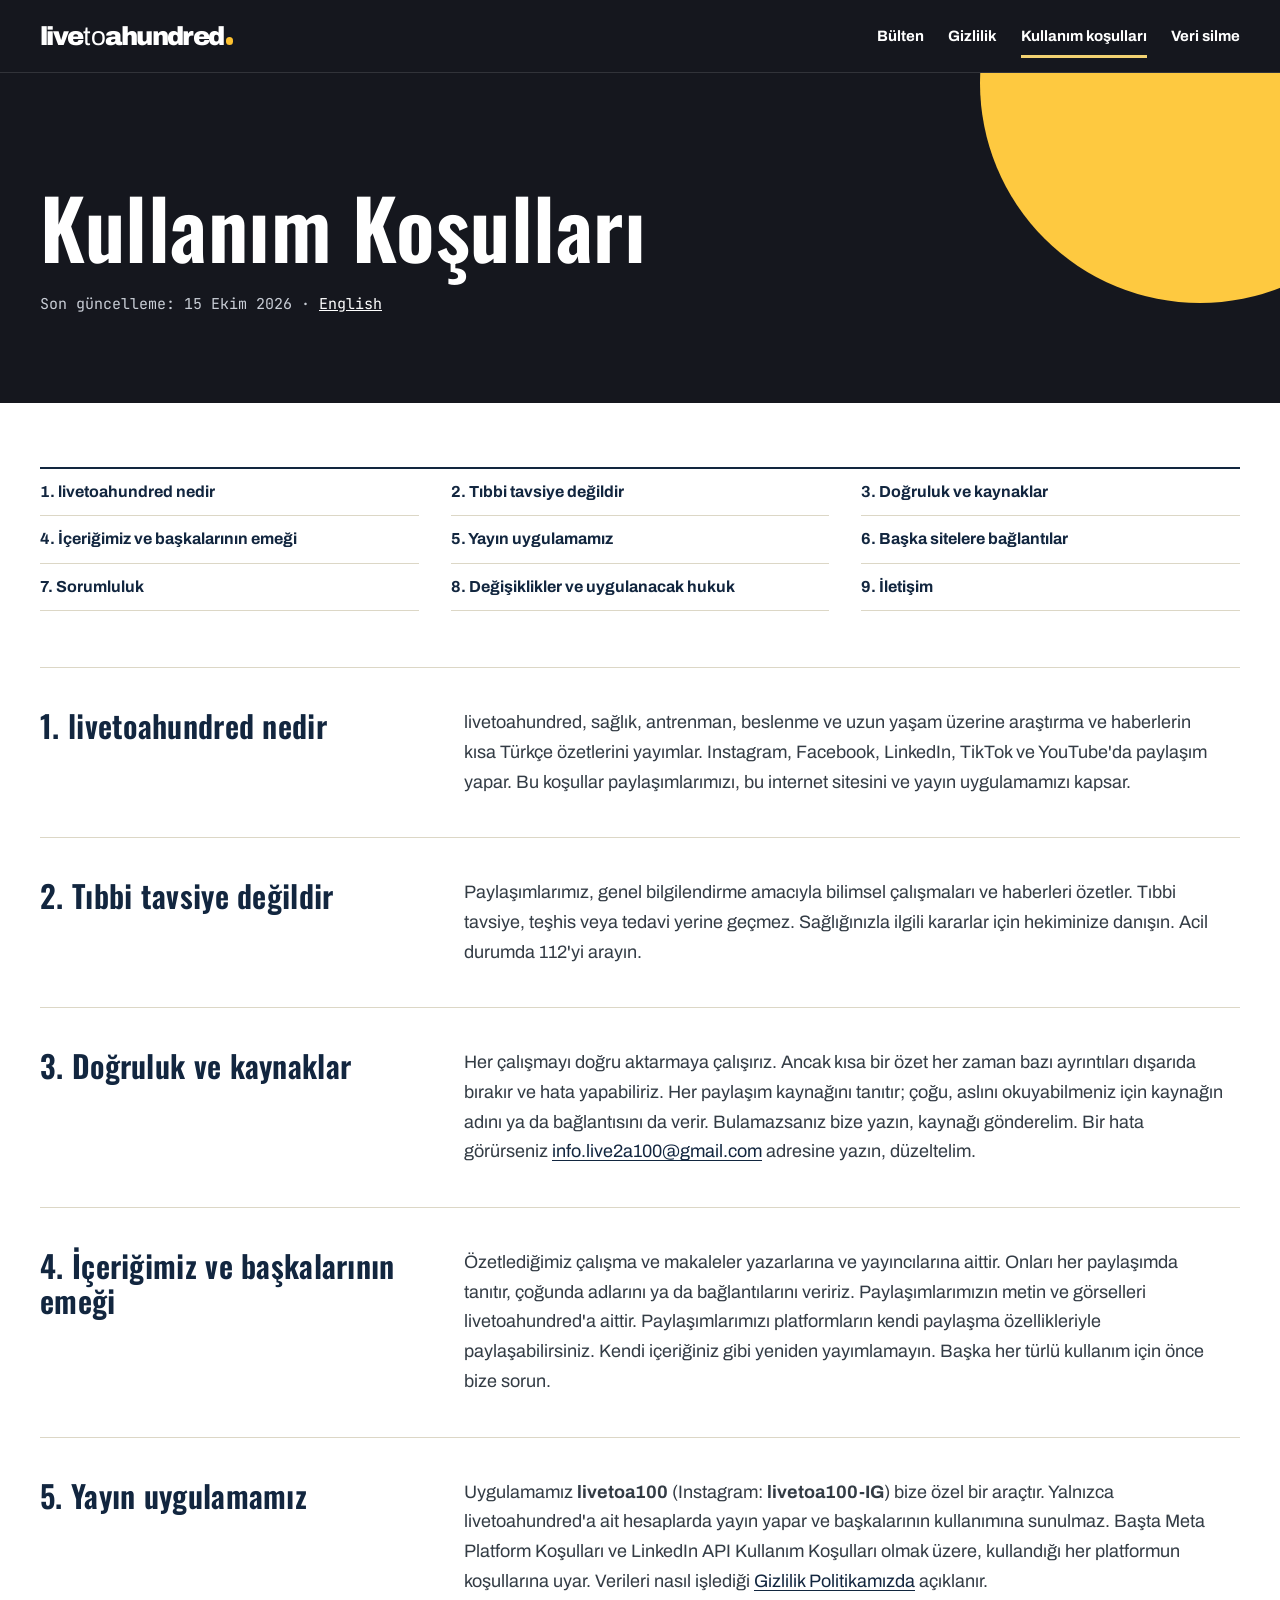
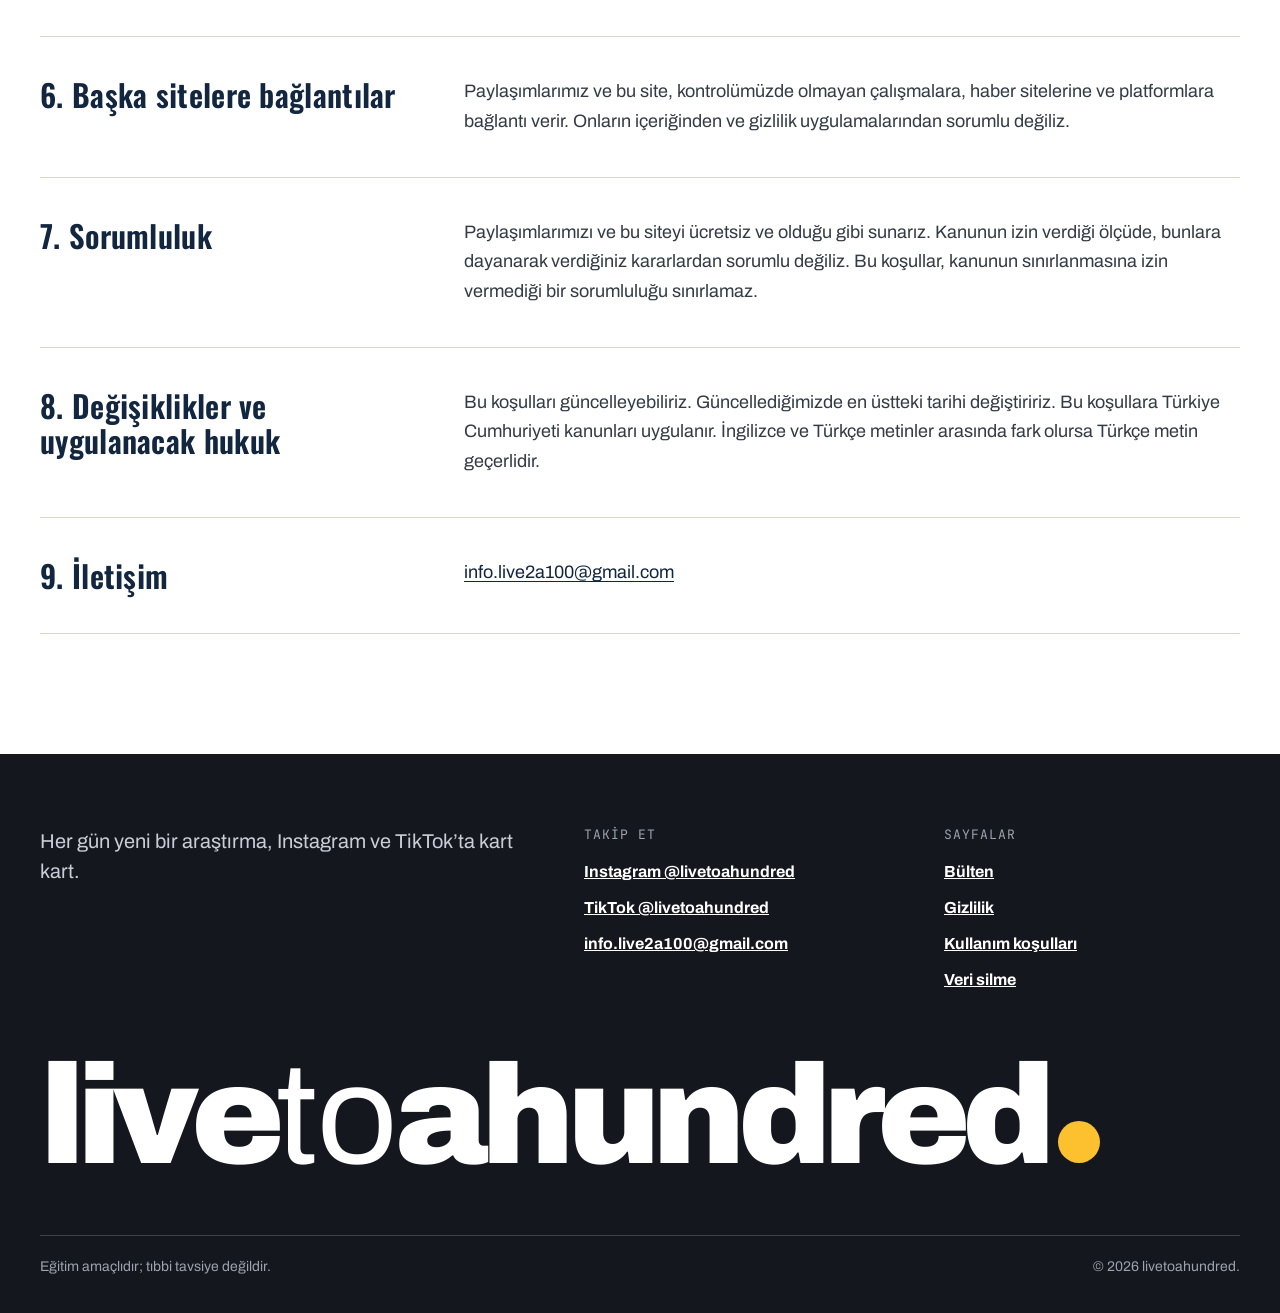
<file: terms/index.html>
<!doctype html>
<html lang="tr">
<head>
<meta charset="utf-8">
<meta name="viewport" content="width=device-width, initial-scale=1">
<title>Kullanım Koşulları · livetoahundred</title>
<meta name="description" content="livetoahundred içerikleri, internet sitesi ve yayın uygulaması için koşullar.">
<link rel="icon" type="image/png" sizes="32x32" href="../assets/favicon-32.png">
<link rel="apple-touch-icon" href="../assets/apple-touch-icon.png">
<link rel="stylesheet" href="../assets/site/l2a-tokens.css">
<link rel="stylesheet" href="../assets/site/bundle.css">
<link rel="stylesheet" href="../assets/site/landing.css">
<link rel="stylesheet" href="../assets/site/site.css">
<style>
    .sc-placeholder{background:color-mix(in srgb,currentColor 8%,transparent);
      border:1px solid color-mix(in srgb,currentColor 50%,transparent);
      border-radius:2px;box-sizing:border-box;overflow:hidden}
    @keyframes sc-shine{0%{background-position:100% 50%}100%{background-position:0% 50%}}
    html.sc-dc-streaming .sc-placeholder,
    html.sc-dc-streaming .sc-interp.sc-missing{position:relative;
      background:color-mix(in srgb,currentColor 5%,transparent);
      border-color:transparent}
    html.sc-dc-streaming .sc-placeholder::before,
    html.sc-dc-streaming .sc-interp.sc-missing::before{content:'';
      position:absolute;inset:0;pointer-events:none;
      background:linear-gradient(90deg,rgba(217,119,87,0) 25%,rgba(247,225,211,.95) 37%,rgba(217,119,87,0) 63%);
      background-size:400% 100%;animation:sc-shine 1.4s ease infinite}
    html.sc-dc-streaming .sc-placeholder:nth-child(n+9 of .sc-placeholder)::before,
    html.sc-dc-streaming .sc-interp.sc-missing:nth-child(n+9 of .sc-interp.sc-missing)::before{animation:none;
      background:color-mix(in srgb,currentColor 8%,transparent)}
    .sc-placeholder-error{padding:4px 8px;font:11px/1.4 ui-monospace,monospace;
      color:color-mix(in srgb,currentColor 70%,transparent);word-break:break-word}
    .sc-interp.sc-missing{display:inline-block;width:2em;height:1em;overflow:hidden;
      vertical-align:text-bottom;background:rgba(255,255,255,.3);border:1px solid rgba(0,0,0,.5);
      border-radius:2px;box-sizing:border-box;color:transparent;
      user-select:none}
    .sc-interp.sc-unresolved{font-family:ui-monospace,monospace;font-size:.85em;
      color:color-mix(in srgb,currentColor 50%,transparent);
      background:color-mix(in srgb,currentColor 10%,transparent);border-radius:3px;
      padding:0 3px}
    .sc-host.sc-has-error{position:relative}
    .sc-logic-error{position:absolute;top:8px;left:8px;z-index:2147483647;max-width:60ch;
      padding:6px 10px;background:#b00020;color:#fff;font:12px/1.4 ui-monospace,monospace;
      border-radius:4px;white-space:pre-wrap;pointer-events:none}
    /* Mirrors PRINT_BASELINE_CSS in apps/web deck-stage-export.ts — keep both
       in sync until dc-runtime regains a build step. */
    @media print {
      @page { margin: 0.5cm; }
      figure, table { break-inside: avoid; }
      #dc-root, #dc-root > .sc-host { height: auto; }
      *, *::before, *::after {
        print-color-adjust: exact; -webkit-print-color-adjust: exact;
        backdrop-filter: none !important; -webkit-backdrop-filter: none !important;
        animation-delay: -99s !important; animation-duration: .001s !important;
        animation-iteration-count: 1 !important; animation-fill-mode: both !important;
        animation-play-state: running !important; transition-duration: 0s !important;
      }
    }
  </style>
<style>x-dc{display:none!important}</style>
<style data-dc-tpl="1">
body{margin:0}
</style>
<style data-dc-tpl="1">
body{margin:0}
</style>
<style data-dc-tpl="1">
body{margin:0}
</style>
</head>
<body style="margin:0; background:#15171e">
<div id="dc-root"><div class="sc-host" data-sc-name="Kosullar"><div lang="tr" style="min-height: 100vh; background: rgb(255, 255, 255); font-family: var(--font-text, 'Archivo', sans-serif);"><div class="sc-host" data-sc-name="SiteHeader"><header class="lp-dark" style="background: rgb(21, 23, 30); border-bottom: 1px solid rgba(255, 255, 255, 0.12); font-family: var(--font-text, 'Archivo', sans-serif);"><div style="width: 100%; max-width: 1240px; margin: 0px auto; box-sizing: border-box; padding: 14px 20px; display: flex; flex-wrap: wrap; align-items: center; justify-content: space-between; gap: 4px 24px;"><a class="lp-pulse" href="../" aria-label="livetoahundred ana sayfa" style="display: inline-flex; align-items: center; min-height: 44px; text-decoration: none;"><div class="sc-host-x" style="display: contents;"><span class="wordmark l2a-wordmark l2a-wordmark--white" role="img" aria-label="livetoahundred." style="font-size: 26px;"><span aria-hidden="true">live</span><span class="l2a-wordmark__to" aria-hidden="true">to</span><span aria-hidden="true">ahundred</span><span class="l2a-wordmark__dot" aria-hidden="true"></span></span></div></a><nav class="lp-nav" aria-label="Sayfalar"><ul style="margin: 0px; padding: 0px; list-style: none; display: flex; flex-wrap: wrap; align-items: center; gap: 0px 24px;"><li><a href="../newsletter/" style="display: inline-block; padding: 13px 0px; color: rgb(255, 255, 255); font-size: 15px; line-height: 1.2; font-weight: 700; text-decoration: none;">Bülten</a></li><li><a href="../privacy/" style="display: inline-block; padding: 13px 0px; color: rgb(255, 255, 255); font-size: 15px; line-height: 1.2; font-weight: 700; text-decoration: none;">Gizlilik</a></li><li><a href="../terms/" aria-current="page" style="display: inline-block; padding: 13px 0px; color: rgb(255, 255, 255); font-size: 15px; line-height: 1.2; font-weight: 700; text-decoration: none;">Kullanım koşulları</a></li><li><a href="../data-deletion/" style="display: inline-block; padding: 13px 0px; color: rgb(255, 255, 255); font-size: 15px; line-height: 1.2; font-weight: 700; text-decoration: none;">Veri silme</a></li></ul></nav></div></header></div><main><section aria-labelledby="sayfa-basligi" style="position: relative; overflow: clip; background: rgb(21, 23, 30); color: rgb(255, 255, 255);"><div class="lp-sun" aria-hidden="true"></div><div style="position: relative; width: 100%; max-width: 1240px; margin: 0px auto; box-sizing: border-box; padding: 112px 20px 88px;"><div class="lp-title" style="display: flex; flex-direction: column; gap: 24px;"><h1 id="sayfa-basligi" class="lp-fade" style="margin: 0px; font-family: var(--font-display, 'Oswald', sans-serif); font-size: clamp(52px, 6.4vw, 104px); line-height: 1.02; font-weight: 600; letter-spacing: 0.5px; color: rgb(255, 255, 255);">Kullanım Koşulları</h1><p class="lp-fade" style="margin: 0px; font-family: var(--font-mono, 'JetBrains Mono', monospace); font-size: 15px; line-height: 1.5; color: rgb(201, 206, 214); animation-delay: 0.15s;">Son güncelleme: 15 Ekim 2026 · <a href="../en/terms/" hreflang="en" lang="en" style="color: #ffffff;">English</a></p></div></div></section><div class="lp-doc" style="width: 100%; max-width: 1240px; margin: 0px auto; box-sizing: border-box; padding: 64px 20px 120px;"><nav aria-label="İçindekiler" style="padding-bottom: 56px;"><ol style="margin: 0px; padding: 0px; list-style: none; display: grid; grid-template-columns: repeat(auto-fill, minmax(min(100%, 300px), 1fr)); column-gap: 32px; border-top: 2px solid rgb(18, 38, 63);"><li style="border-bottom: 1px solid rgb(220, 215, 198);"><a href="#tr-about" style="display: block; padding: 12px 0px; font-size: 16px; line-height: 1.4; font-weight: 700; color: rgb(18, 38, 63); text-decoration: none;">1. livetoahundred nedir</a></li><li style="border-bottom: 1px solid rgb(220, 215, 198);"><a href="#tr-medical" style="display: block; padding: 12px 0px; font-size: 16px; line-height: 1.4; font-weight: 700; color: rgb(18, 38, 63); text-decoration: none;">2. Tıbbi tavsiye değildir</a></li><li style="border-bottom: 1px solid rgb(220, 215, 198);"><a href="#tr-accuracy" style="display: block; padding: 12px 0px; font-size: 16px; line-height: 1.4; font-weight: 700; color: rgb(18, 38, 63); text-decoration: none;">3. Doğruluk ve kaynaklar</a></li><li style="border-bottom: 1px solid rgb(220, 215, 198);"><a href="#tr-content" style="display: block; padding: 12px 0px; font-size: 16px; line-height: 1.4; font-weight: 700; color: rgb(18, 38, 63); text-decoration: none;">4. İçeriğimiz ve başkalarının emeği</a></li><li style="border-bottom: 1px solid rgb(220, 215, 198);"><a href="#tr-app" style="display: block; padding: 12px 0px; font-size: 16px; line-height: 1.4; font-weight: 700; color: rgb(18, 38, 63); text-decoration: none;">5. Yayın uygulamamız</a></li><li style="border-bottom: 1px solid rgb(220, 215, 198);"><a href="#tr-links" style="display: block; padding: 12px 0px; font-size: 16px; line-height: 1.4; font-weight: 700; color: rgb(18, 38, 63); text-decoration: none;">6. Başka sitelere bağlantılar</a></li><li style="border-bottom: 1px solid rgb(220, 215, 198);"><a href="#tr-liability" style="display: block; padding: 12px 0px; font-size: 16px; line-height: 1.4; font-weight: 700; color: rgb(18, 38, 63); text-decoration: none;">7. Sorumluluk</a></li><li style="border-bottom: 1px solid rgb(220, 215, 198);"><a href="#tr-changes" style="display: block; padding: 12px 0px; font-size: 16px; line-height: 1.4; font-weight: 700; color: rgb(18, 38, 63); text-decoration: none;">8. Değişiklikler ve uygulanacak hukuk</a></li><li style="border-bottom: 1px solid rgb(220, 215, 198);"><a href="#tr-contact" style="display: block; padding: 12px 0px; font-size: 16px; line-height: 1.4; font-weight: 700; color: rgb(18, 38, 63); text-decoration: none;">9. İletişim</a></li></ol></nav><section aria-labelledby="tr-about" style="display: flex; flex-wrap: wrap; gap: 16px 64px; padding: 40px 0px; border-top: 1px solid rgb(220, 215, 198);"><h2 id="tr-about" style="flex: 1 1 260px; max-width: 360px; margin: 0px; font-family: var(--font-display, 'Oswald', sans-serif); font-size: clamp(26px, 2.4vw, 34px); line-height: 1.15; font-weight: 600; letter-spacing: 0.3px; color: rgb(18, 38, 63);">1. livetoahundred nedir</h2><div style="flex: 999 1 560px; min-width: 0px; max-width: 760px; display: flex; flex-direction: column; gap: 18px; font-size: 18px; line-height: 1.65; color: rgb(51, 60, 69);"><p style="margin: 0px;">livetoahundred, sağlık, antrenman, beslenme ve uzun yaşam üzerine araştırma ve haberlerin kısa Türkçe özetlerini yayımlar. Instagram, Facebook, LinkedIn, TikTok ve YouTube'da paylaşım yapar. Bu koşullar paylaşımlarımızı, bu internet sitesini ve yayın uygulamamızı kapsar.</p></div></section><section aria-labelledby="tr-medical" style="display: flex; flex-wrap: wrap; gap: 16px 64px; padding: 40px 0px; border-top: 1px solid rgb(220, 215, 198);"><h2 id="tr-medical" style="flex: 1 1 260px; max-width: 360px; margin: 0px; font-family: var(--font-display, 'Oswald', sans-serif); font-size: clamp(26px, 2.4vw, 34px); line-height: 1.15; font-weight: 600; letter-spacing: 0.3px; color: rgb(18, 38, 63);">2. Tıbbi tavsiye değildir</h2><div style="flex: 999 1 560px; min-width: 0px; max-width: 760px; display: flex; flex-direction: column; gap: 18px; font-size: 18px; line-height: 1.65; color: rgb(51, 60, 69);"><p style="margin: 0px;">Paylaşımlarımız, genel bilgilendirme amacıyla bilimsel çalışmaları ve haberleri özetler. Tıbbi tavsiye, teşhis veya tedavi yerine geçmez. Sağlığınızla ilgili kararlar için hekiminize danışın. Acil durumda 112'yi arayın.</p></div></section><section aria-labelledby="tr-accuracy" style="display: flex; flex-wrap: wrap; gap: 16px 64px; padding: 40px 0px; border-top: 1px solid rgb(220, 215, 198);"><h2 id="tr-accuracy" style="flex: 1 1 260px; max-width: 360px; margin: 0px; font-family: var(--font-display, 'Oswald', sans-serif); font-size: clamp(26px, 2.4vw, 34px); line-height: 1.15; font-weight: 600; letter-spacing: 0.3px; color: rgb(18, 38, 63);">3. Doğruluk ve kaynaklar</h2><div style="flex: 999 1 560px; min-width: 0px; max-width: 760px; display: flex; flex-direction: column; gap: 18px; font-size: 18px; line-height: 1.65; color: rgb(51, 60, 69);"><p style="margin: 0px;">Her çalışmayı doğru aktarmaya çalışırız. Ancak kısa bir özet her zaman bazı ayrıntıları dışarıda bırakır ve hata yapabiliriz. Her paylaşım kaynağını tanıtır; çoğu, aslını okuyabilmeniz için kaynağın adını ya da bağlantısını da verir. Bulamazsanız bize yazın, kaynağı gönderelim. Bir hata görürseniz <a href="mailto:info.live2a100@gmail.com">info.live2a100@gmail.com</a> adresine yazın, düzeltelim.</p></div></section><section aria-labelledby="tr-content" style="display: flex; flex-wrap: wrap; gap: 16px 64px; padding: 40px 0px; border-top: 1px solid rgb(220, 215, 198);"><h2 id="tr-content" style="flex: 1 1 260px; max-width: 360px; margin: 0px; font-family: var(--font-display, 'Oswald', sans-serif); font-size: clamp(26px, 2.4vw, 34px); line-height: 1.15; font-weight: 600; letter-spacing: 0.3px; color: rgb(18, 38, 63);">4. İçeriğimiz ve başkalarının emeği</h2><div style="flex: 999 1 560px; min-width: 0px; max-width: 760px; display: flex; flex-direction: column; gap: 18px; font-size: 18px; line-height: 1.65; color: rgb(51, 60, 69);"><p style="margin: 0px;">Özetlediğimiz çalışma ve makaleler yazarlarına ve yayıncılarına aittir. Onları her paylaşımda tanıtır, çoğunda adlarını ya da bağlantılarını veririz. Paylaşımlarımızın metin ve görselleri livetoahundred'a aittir. Paylaşımlarımızı platformların kendi paylaşma özellikleriyle paylaşabilirsiniz. Kendi içeriğiniz gibi yeniden yayımlamayın. Başka her türlü kullanım için önce bize sorun.</p></div></section><section aria-labelledby="tr-app" style="display: flex; flex-wrap: wrap; gap: 16px 64px; padding: 40px 0px; border-top: 1px solid rgb(220, 215, 198);"><h2 id="tr-app" style="flex: 1 1 260px; max-width: 360px; margin: 0px; font-family: var(--font-display, 'Oswald', sans-serif); font-size: clamp(26px, 2.4vw, 34px); line-height: 1.15; font-weight: 600; letter-spacing: 0.3px; color: rgb(18, 38, 63);">5. Yayın uygulamamız</h2><div style="flex: 999 1 560px; min-width: 0px; max-width: 760px; display: flex; flex-direction: column; gap: 18px; font-size: 18px; line-height: 1.65; color: rgb(51, 60, 69);"><p style="margin: 0px;">Uygulamamız <b>livetoa100</b> (Instagram: <b>livetoa100-IG</b>) bize özel bir araçtır. Yalnızca livetoahundred'a ait hesaplarda yayın yapar ve başkalarının kullanımına sunulmaz. Başta Meta Platform Koşulları ve LinkedIn API Kullanım Koşulları olmak üzere, kullandığı her platformun koşullarına uyar. Verileri nasıl işlediği <a href="../privacy/">Gizlilik Politikamızda</a> açıklanır.</p></div></section><section aria-labelledby="tr-links" style="display: flex; flex-wrap: wrap; gap: 16px 64px; padding: 40px 0px; border-top: 1px solid rgb(220, 215, 198);"><h2 id="tr-links" style="flex: 1 1 260px; max-width: 360px; margin: 0px; font-family: var(--font-display, 'Oswald', sans-serif); font-size: clamp(26px, 2.4vw, 34px); line-height: 1.15; font-weight: 600; letter-spacing: 0.3px; color: rgb(18, 38, 63);">6. Başka sitelere bağlantılar</h2><div style="flex: 999 1 560px; min-width: 0px; max-width: 760px; display: flex; flex-direction: column; gap: 18px; font-size: 18px; line-height: 1.65; color: rgb(51, 60, 69);"><p style="margin: 0px;">Paylaşımlarımız ve bu site, kontrolümüzde olmayan çalışmalara, haber sitelerine ve platformlara bağlantı verir. Onların içeriğinden ve gizlilik uygulamalarından sorumlu değiliz.</p></div></section><section aria-labelledby="tr-liability" style="display: flex; flex-wrap: wrap; gap: 16px 64px; padding: 40px 0px; border-top: 1px solid rgb(220, 215, 198);"><h2 id="tr-liability" style="flex: 1 1 260px; max-width: 360px; margin: 0px; font-family: var(--font-display, 'Oswald', sans-serif); font-size: clamp(26px, 2.4vw, 34px); line-height: 1.15; font-weight: 600; letter-spacing: 0.3px; color: rgb(18, 38, 63);">7. Sorumluluk</h2><div style="flex: 999 1 560px; min-width: 0px; max-width: 760px; display: flex; flex-direction: column; gap: 18px; font-size: 18px; line-height: 1.65; color: rgb(51, 60, 69);"><p style="margin: 0px;">Paylaşımlarımızı ve bu siteyi ücretsiz ve olduğu gibi sunarız. Kanunun izin verdiği ölçüde, bunlara dayanarak verdiğiniz kararlardan sorumlu değiliz. Bu koşullar, kanunun sınırlanmasına izin vermediği bir sorumluluğu sınırlamaz.</p></div></section><section aria-labelledby="tr-changes" style="display: flex; flex-wrap: wrap; gap: 16px 64px; padding: 40px 0px; border-top: 1px solid rgb(220, 215, 198);"><h2 id="tr-changes" style="flex: 1 1 260px; max-width: 360px; margin: 0px; font-family: var(--font-display, 'Oswald', sans-serif); font-size: clamp(26px, 2.4vw, 34px); line-height: 1.15; font-weight: 600; letter-spacing: 0.3px; color: rgb(18, 38, 63);">8. Değişiklikler ve uygulanacak hukuk</h2><div style="flex: 999 1 560px; min-width: 0px; max-width: 760px; display: flex; flex-direction: column; gap: 18px; font-size: 18px; line-height: 1.65; color: rgb(51, 60, 69);"><p style="margin: 0px;">Bu koşulları güncelleyebiliriz. Güncellediğimizde en üstteki tarihi değiştiririz. Bu koşullara Türkiye Cumhuriyeti kanunları uygulanır. İngilizce ve Türkçe metinler arasında fark olursa Türkçe metin geçerlidir.</p></div></section><section aria-labelledby="tr-contact" style="display: flex; flex-wrap: wrap; gap: 16px 64px; padding: 40px 0px; border-top: 1px solid rgb(220, 215, 198); border-bottom: 1px solid rgb(220, 215, 198);"><h2 id="tr-contact" style="flex: 1 1 260px; max-width: 360px; margin: 0px; font-family: var(--font-display, 'Oswald', sans-serif); font-size: clamp(26px, 2.4vw, 34px); line-height: 1.15; font-weight: 600; letter-spacing: 0.3px; color: rgb(18, 38, 63);">9. İletişim</h2><div style="flex: 999 1 560px; min-width: 0px; max-width: 760px; display: flex; flex-direction: column; gap: 18px; font-size: 18px; line-height: 1.65; color: rgb(51, 60, 69);"><p style="margin: 0px;"><a href="mailto:info.live2a100@gmail.com">info.live2a100@gmail.com</a></p></div></section></div></main><div class="sc-host" data-sc-name="SiteFooter"><footer class="lp-dark" style="background: rgb(21, 23, 30); color: rgb(255, 255, 255); overflow: clip; font-family: var(--font-text, 'Archivo', sans-serif);"><div lang="tr" style="width: 100%; max-width: 1240px; margin: 0px auto; box-sizing: border-box; padding: 72px 20px 36px; display: flex; flex-direction: column; gap: 48px;"><div style="display: flex; flex-wrap: wrap; align-items: flex-start; gap: 32px 64px;"><p style="flex: 999 1 320px; min-width: 0px; max-width: 480px; margin: 0px; font-size: 20px; line-height: 1.5; color: rgb(201, 206, 214);">Her gün yeni bir araştırma, Instagram ve TikTok’ta kart kart.</p><nav aria-label="Takip et" style="flex: 1 1 200px; min-width: 0px; display: flex; flex-direction: column; gap: 10px;"><p style="margin: 0px; font-family: var(--font-mono, 'JetBrains Mono', monospace); font-size: 13px; line-height: 1.4; letter-spacing: 0.08em; color: rgb(154, 163, 174);">TAKİP ET</p><ul style="margin: 0px; padding: 0px; list-style: none; display: flex; flex-direction: column; font-size: 16px; line-height: 1.5; font-weight: 700;"><li><a href="https://www.instagram.com/livetoahundred/" style="display: inline-block; padding: 6px 0px; color: rgb(255, 255, 255);">Instagram @livetoahundred</a></li><li><a href="https://www.tiktok.com/@livetoahundred" style="display: inline-block; padding: 6px 0px; color: rgb(255, 255, 255);">TikTok @livetoahundred</a></li><li><a href="mailto:info.live2a100@gmail.com" style="display: inline-block; padding: 6px 0px; color: rgb(255, 255, 255);">info.live2a100@gmail.com</a></li></ul></nav><nav aria-label="Sayfalar" style="flex: 1 1 200px; min-width: 0px; display: flex; flex-direction: column; gap: 10px;"><p style="margin: 0px; font-family: var(--font-mono, 'JetBrains Mono', monospace); font-size: 13px; line-height: 1.4; letter-spacing: 0.08em; color: rgb(154, 163, 174);">SAYFALAR</p><ul style="margin: 0px; padding: 0px; list-style: none; display: flex; flex-direction: column; font-size: 16px; line-height: 1.5; font-weight: 700;"><li><a href="../newsletter/" style="display: inline-block; padding: 6px 0px; color: rgb(255, 255, 255);">Bülten</a></li><li><a href="../privacy/" style="display: inline-block; padding: 6px 0px; color: rgb(255, 255, 255);">Gizlilik</a></li><li><a href="../terms/" aria-current="page" style="display: inline-block; padding: 6px 0px; color: rgb(255, 255, 255);">Kullanım koşulları</a></li><li><a href="../data-deletion/" style="display: inline-block; padding: 6px 0px; color: rgb(255, 255, 255);">Veri silme</a></li></ul></nav></div><div class="lp-pulse" style="line-height: 1;"><div class="sc-host-x" style="display: contents;"><span class="wordmark l2a-wordmark l2a-wordmark--white" role="img" aria-label="livetoahundred." style="font-size: clamp(40px, 11vw, 160px);"><span aria-hidden="true">live</span><span class="l2a-wordmark__to" aria-hidden="true">to</span><span aria-hidden="true">ahundred</span><span class="l2a-wordmark__dot" aria-hidden="true"></span></span></div></div><div style="display: flex; flex-wrap: wrap; justify-content: space-between; gap: 8px 24px; padding-top: 20px; border-top: 1px solid rgba(255, 255, 255, 0.18); font-size: 14px; line-height: 1.5; color: rgb(154, 163, 174);"><p style="margin: 0px;">Eğitim amaçlıdır; tıbbi tavsiye değildir.</p><p style="margin: 0px;">© 2026 livetoahundred.</p></div></div></footer></div></div></div></div>
<script data-goatcounter="https://livetoa100.goatcounter.com/count" async src="../assets/count.js"></script>
</body>
</html>
</file>
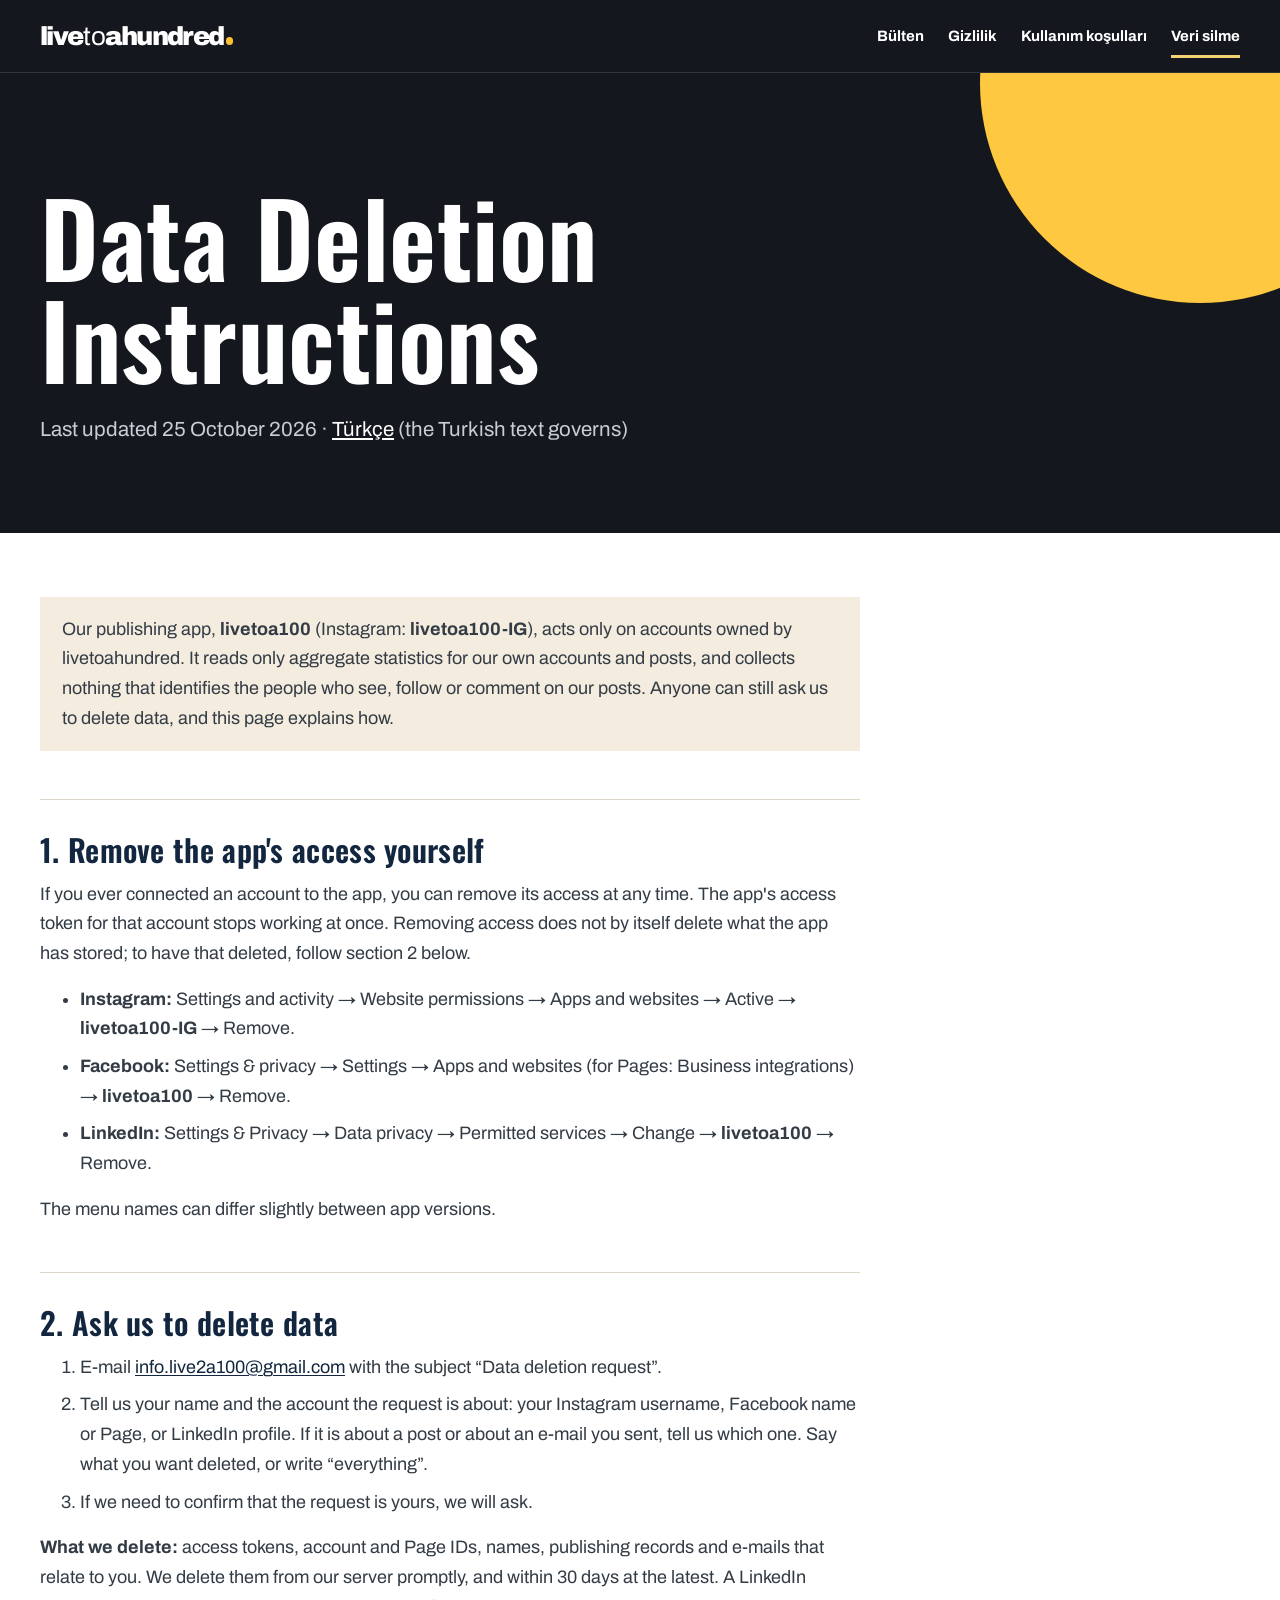
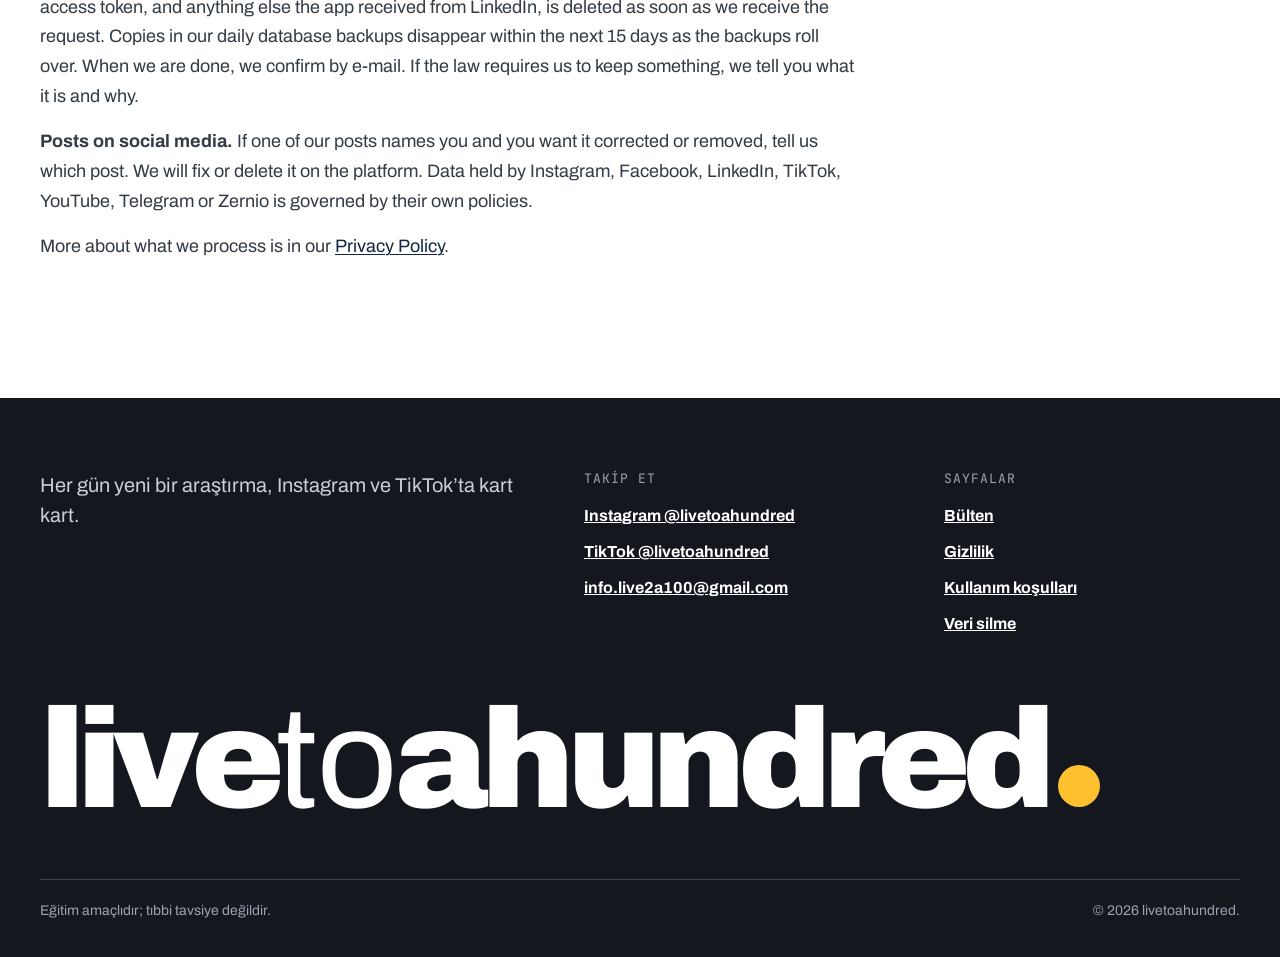
<file: en/data-deletion/index.html>
<!doctype html>
<html lang="en">
<head>
<meta charset="utf-8">
<meta name="viewport" content="width=device-width, initial-scale=1">
<title>Data Deletion · livetoahundred</title>
<meta name="description" content="How to ask livetoahundred to delete data, and how to remove the app&#x27;s access.">
<link rel="icon" type="image/png" sizes="32x32" href="../../assets/favicon-32.png">
<link rel="apple-touch-icon" href="../../assets/apple-touch-icon.png">
<link rel="stylesheet" href="../../assets/site/l2a-tokens.css">
<link rel="stylesheet" href="../../assets/site/bundle.css">
<link rel="stylesheet" href="../../assets/site/landing.css">
<link rel="stylesheet" href="../../assets/site/site.css">
<style>
    .sc-placeholder{background:color-mix(in srgb,currentColor 8%,transparent);
      border:1px solid color-mix(in srgb,currentColor 50%,transparent);
      border-radius:2px;box-sizing:border-box;overflow:hidden}
    @keyframes sc-shine{0%{background-position:100% 50%}100%{background-position:0% 50%}}
    html.sc-dc-streaming .sc-placeholder,
    html.sc-dc-streaming .sc-interp.sc-missing{position:relative;
      background:color-mix(in srgb,currentColor 5%,transparent);
      border-color:transparent}
    html.sc-dc-streaming .sc-placeholder::before,
    html.sc-dc-streaming .sc-interp.sc-missing::before{content:'';
      position:absolute;inset:0;pointer-events:none;
      background:linear-gradient(90deg,rgba(217,119,87,0) 25%,rgba(247,225,211,.95) 37%,rgba(217,119,87,0) 63%);
      background-size:400% 100%;animation:sc-shine 1.4s ease infinite}
    html.sc-dc-streaming .sc-placeholder:nth-child(n+9 of .sc-placeholder)::before,
    html.sc-dc-streaming .sc-interp.sc-missing:nth-child(n+9 of .sc-interp.sc-missing)::before{animation:none;
      background:color-mix(in srgb,currentColor 8%,transparent)}
    .sc-placeholder-error{padding:4px 8px;font:11px/1.4 ui-monospace,monospace;
      color:color-mix(in srgb,currentColor 70%,transparent);word-break:break-word}
    .sc-interp.sc-missing{display:inline-block;width:2em;height:1em;overflow:hidden;
      vertical-align:text-bottom;background:rgba(255,255,255,.3);border:1px solid rgba(0,0,0,.5);
      border-radius:2px;box-sizing:border-box;color:transparent;
      user-select:none}
    .sc-interp.sc-unresolved{font-family:ui-monospace,monospace;font-size:.85em;
      color:color-mix(in srgb,currentColor 50%,transparent);
      background:color-mix(in srgb,currentColor 10%,transparent);border-radius:3px;
      padding:0 3px}
    .sc-host.sc-has-error{position:relative}
    .sc-logic-error{position:absolute;top:8px;left:8px;z-index:2147483647;max-width:60ch;
      padding:6px 10px;background:#b00020;color:#fff;font:12px/1.4 ui-monospace,monospace;
      border-radius:4px;white-space:pre-wrap;pointer-events:none}
    /* Mirrors PRINT_BASELINE_CSS in apps/web deck-stage-export.ts — keep both
       in sync until dc-runtime regains a build step. */
    @media print {
      @page { margin: 0.5cm; }
      figure, table { break-inside: avoid; }
      #dc-root, #dc-root > .sc-host { height: auto; }
      *, *::before, *::after {
        print-color-adjust: exact; -webkit-print-color-adjust: exact;
        backdrop-filter: none !important; -webkit-backdrop-filter: none !important;
        animation-delay: -99s !important; animation-duration: .001s !important;
        animation-iteration-count: 1 !important; animation-fill-mode: both !important;
        animation-play-state: running !important; transition-duration: 0s !important;
      }
    }
  </style>
<style>x-dc{display:none!important}</style>
<style data-dc-tpl="1">
body{margin:0}
</style>
<style data-dc-tpl="1">
body{margin:0}
</style>
<style data-dc-tpl="1">
body{margin:0}
</style>
</head>
<body style="margin:0; background:#15171e">
<div id="dc-root"><div class="sc-host" data-sc-name="Bulten"><div lang="en" style="min-height: 100vh; background: rgb(255, 255, 255); font-family: var(--font-text, 'Archivo', sans-serif);"><div class="sc-host" data-sc-name="SiteHeader"><header class="lp-dark" style="background: rgb(21, 23, 30); border-bottom: 1px solid rgba(255, 255, 255, 0.12); font-family: var(--font-text, 'Archivo', sans-serif);"><div style="width: 100%; max-width: 1240px; margin: 0px auto; box-sizing: border-box; padding: 14px 20px; display: flex; flex-wrap: wrap; align-items: center; justify-content: space-between; gap: 4px 24px;"><a class="lp-pulse" href="../../" aria-label="livetoahundred ana sayfa" style="display: inline-flex; align-items: center; min-height: 44px; text-decoration: none;"><div class="sc-host-x" style="display: contents;"><span class="wordmark l2a-wordmark l2a-wordmark--white" role="img" aria-label="livetoahundred." style="font-size: 26px;"><span aria-hidden="true">live</span><span class="l2a-wordmark__to" aria-hidden="true">to</span><span aria-hidden="true">ahundred</span><span class="l2a-wordmark__dot" aria-hidden="true"></span></span></div></a><nav class="lp-nav" aria-label="Sayfalar"><ul style="margin: 0px; padding: 0px; list-style: none; display: flex; flex-wrap: wrap; align-items: center; gap: 0px 24px;"><li><a href="../../newsletter/" style="display: inline-block; padding: 13px 0px; color: rgb(255, 255, 255); font-size: 15px; line-height: 1.2; font-weight: 700; text-decoration: none;">Bülten</a></li><li><a href="../../privacy/" style="display: inline-block; padding: 13px 0px; color: rgb(255, 255, 255); font-size: 15px; line-height: 1.2; font-weight: 700; text-decoration: none;">Gizlilik</a></li><li><a href="../../terms/" style="display: inline-block; padding: 13px 0px; color: rgb(255, 255, 255); font-size: 15px; line-height: 1.2; font-weight: 700; text-decoration: none;">Kullanım koşulları</a></li><li><a href="../../data-deletion/" aria-current="page" style="display: inline-block; padding: 13px 0px; color: rgb(255, 255, 255); font-size: 15px; line-height: 1.2; font-weight: 700; text-decoration: none;">Veri silme</a></li></ul></nav></div></header></div><main><section aria-labelledby="sayfa-basligi" style="position: relative; overflow: clip; background: rgb(21, 23, 30); color: rgb(255, 255, 255);"><div class="lp-sun" aria-hidden="true"></div><div style="position: relative; width: 100%; max-width: 1240px; margin: 0px auto; box-sizing: border-box; padding: 112px 20px 88px;"><div class="lp-title" style="display: flex; flex-direction: column; gap: 24px;"><h1 id="sayfa-basligi" class="lp-fade" style="margin: 0px; font-family: var(--font-display, 'Oswald', sans-serif); font-size: clamp(64px, 8vw, 132px); line-height: 1; font-weight: 600; letter-spacing: 0.5px; color: rgb(255, 255, 255);">Data Deletion Instructions</h1><p class="lp-fade" style="margin: 0px; max-width: 640px; font-size: clamp(19px, 1.6vw, 24px); line-height: 1.5; color: rgb(201, 206, 214); animation-delay: 0.15s;">Last updated 25 October 2026 · <a href="../../data-deletion/" hreflang="tr" lang="tr" style="color: #ffffff;">Türkçe</a> (the Turkish text governs)</p></div></div></section><div class="lp-doc" style="width: 100%; max-width: 1240px; margin: 0px auto; box-sizing: border-box; padding: 64px 20px 120px; display: flex; flex-direction: column; gap: 64px;"><div class="l2a-prose">
<div class="note">
  <p>Our publishing app, <b>livetoa100</b> (Instagram: <b>livetoa100-IG</b>), acts only on accounts owned by livetoahundred. It reads only aggregate statistics for our own accounts and posts, and collects nothing that identifies the people who see, follow or comment on our posts. Anyone can still ask us to delete data, and this page explains how.</p>
</div>

<h2 id="remove">1. Remove the app's access yourself</h2>
<p>If you ever connected an account to the app, you can remove its access at any time. The app's access token for that account stops working at once. Removing access does not by itself delete what the app has stored; to have that deleted, follow section 2 below.</p>
<ul>
  <li><b>Instagram:</b> Settings and activity → Website permissions → Apps and websites → Active → <b>livetoa100-IG</b> → Remove.</li>
  <li><b>Facebook:</b> Settings &amp; privacy → Settings → Apps and websites (for Pages: Business integrations) → <b>livetoa100</b> → Remove.</li>
  <li><b>LinkedIn:</b> Settings &amp; Privacy → Data privacy → Permitted services → Change → <b>livetoa100</b> → Remove.</li>
</ul>
<p>The menu names can differ slightly between app versions.</p>

<h2 id="request">2. Ask us to delete data</h2>
<ol>
  <li>E-mail <a href="mailto:info.live2a100@gmail.com?subject=Data%20deletion%20request">info.live2a100@gmail.com</a> with the subject “Data deletion request”.</li>
  <li>Tell us your name and the account the request is about: your Instagram username, Facebook name or Page, or LinkedIn profile. If it is about a post or about an e-mail you sent, tell us which one. Say what you want deleted, or write “everything”.</li>
  <li>If we need to confirm that the request is yours, we will ask.</li>
</ol>
<p><b>What we delete:</b> access tokens, account and Page IDs, names, publishing records and e-mails that relate to you. We delete them from our server promptly, and within 30 days at the latest. A LinkedIn access token, and anything else the app received from LinkedIn, is deleted as soon as we receive the request. Copies in our daily database backups disappear within the next 15 days as the backups roll over. When we are done, we confirm by e-mail. If the law requires us to keep something, we tell you what it is and why.</p>
<p><b>Posts on social media.</b> If one of our posts names you and you want it corrected or removed, tell us which post. We will fix or delete it on the platform. Data held by Instagram, Facebook, LinkedIn, TikTok, YouTube, Telegram or Zernio is governed by their own policies.</p>
<p>More about what we process is in our <a href="../privacy/">Privacy Policy</a>.</p>

</div></div></main><div class="sc-host" data-sc-name="SiteFooter"><footer class="lp-dark" style="background: rgb(21, 23, 30); color: rgb(255, 255, 255); overflow: clip; font-family: var(--font-text, 'Archivo', sans-serif);"><div lang="tr" style="width: 100%; max-width: 1240px; margin: 0px auto; box-sizing: border-box; padding: 72px 20px 36px; display: flex; flex-direction: column; gap: 48px;"><div style="display: flex; flex-wrap: wrap; align-items: flex-start; gap: 32px 64px;"><p style="flex: 999 1 320px; min-width: 0px; max-width: 480px; margin: 0px; font-size: 20px; line-height: 1.5; color: rgb(201, 206, 214);">Her gün yeni bir araştırma, Instagram ve TikTok’ta kart kart.</p><nav aria-label="Takip et" style="flex: 1 1 200px; min-width: 0px; display: flex; flex-direction: column; gap: 10px;"><p style="margin: 0px; font-family: var(--font-mono, 'JetBrains Mono', monospace); font-size: 13px; line-height: 1.4; letter-spacing: 0.08em; color: rgb(154, 163, 174);">TAKİP ET</p><ul style="margin: 0px; padding: 0px; list-style: none; display: flex; flex-direction: column; font-size: 16px; line-height: 1.5; font-weight: 700;"><li><a href="https://www.instagram.com/livetoahundred/" style="display: inline-block; padding: 6px 0px; color: rgb(255, 255, 255);">Instagram @livetoahundred</a></li><li><a href="https://www.tiktok.com/@livetoahundred" style="display: inline-block; padding: 6px 0px; color: rgb(255, 255, 255);">TikTok @livetoahundred</a></li><li><a href="mailto:info.live2a100@gmail.com" style="display: inline-block; padding: 6px 0px; color: rgb(255, 255, 255);">info.live2a100@gmail.com</a></li></ul></nav><nav aria-label="Sayfalar" style="flex: 1 1 200px; min-width: 0px; display: flex; flex-direction: column; gap: 10px;"><p style="margin: 0px; font-family: var(--font-mono, 'JetBrains Mono', monospace); font-size: 13px; line-height: 1.4; letter-spacing: 0.08em; color: rgb(154, 163, 174);">SAYFALAR</p><ul style="margin: 0px; padding: 0px; list-style: none; display: flex; flex-direction: column; font-size: 16px; line-height: 1.5; font-weight: 700;"><li><a href="../../newsletter/" style="display: inline-block; padding: 6px 0px; color: rgb(255, 255, 255);">Bülten</a></li><li><a href="../../privacy/" style="display: inline-block; padding: 6px 0px; color: rgb(255, 255, 255);">Gizlilik</a></li><li><a href="../../terms/" style="display: inline-block; padding: 6px 0px; color: rgb(255, 255, 255);">Kullanım koşulları</a></li><li><a href="../../data-deletion/" style="display: inline-block; padding: 6px 0px; color: rgb(255, 255, 255);">Veri silme</a></li></ul></nav></div><div class="lp-pulse" style="line-height: 1;"><div class="sc-host-x" style="display: contents;"><span class="wordmark l2a-wordmark l2a-wordmark--white" role="img" aria-label="livetoahundred." style="font-size: clamp(40px, 11vw, 160px);"><span aria-hidden="true">live</span><span class="l2a-wordmark__to" aria-hidden="true">to</span><span aria-hidden="true">ahundred</span><span class="l2a-wordmark__dot" aria-hidden="true"></span></span></div></div><div style="display: flex; flex-wrap: wrap; justify-content: space-between; gap: 8px 24px; padding-top: 20px; border-top: 1px solid rgba(255, 255, 255, 0.18); font-size: 14px; line-height: 1.5; color: rgb(154, 163, 174);"><p style="margin: 0px;">Eğitim amaçlıdır; tıbbi tavsiye değildir.</p><p style="margin: 0px;">© 2026 livetoahundred.</p></div></div></footer></div></div></div></div>
<script data-goatcounter="https://livetoa100.goatcounter.com/count" async src="../../assets/count.js"></script>
</body>
</html>
</file>
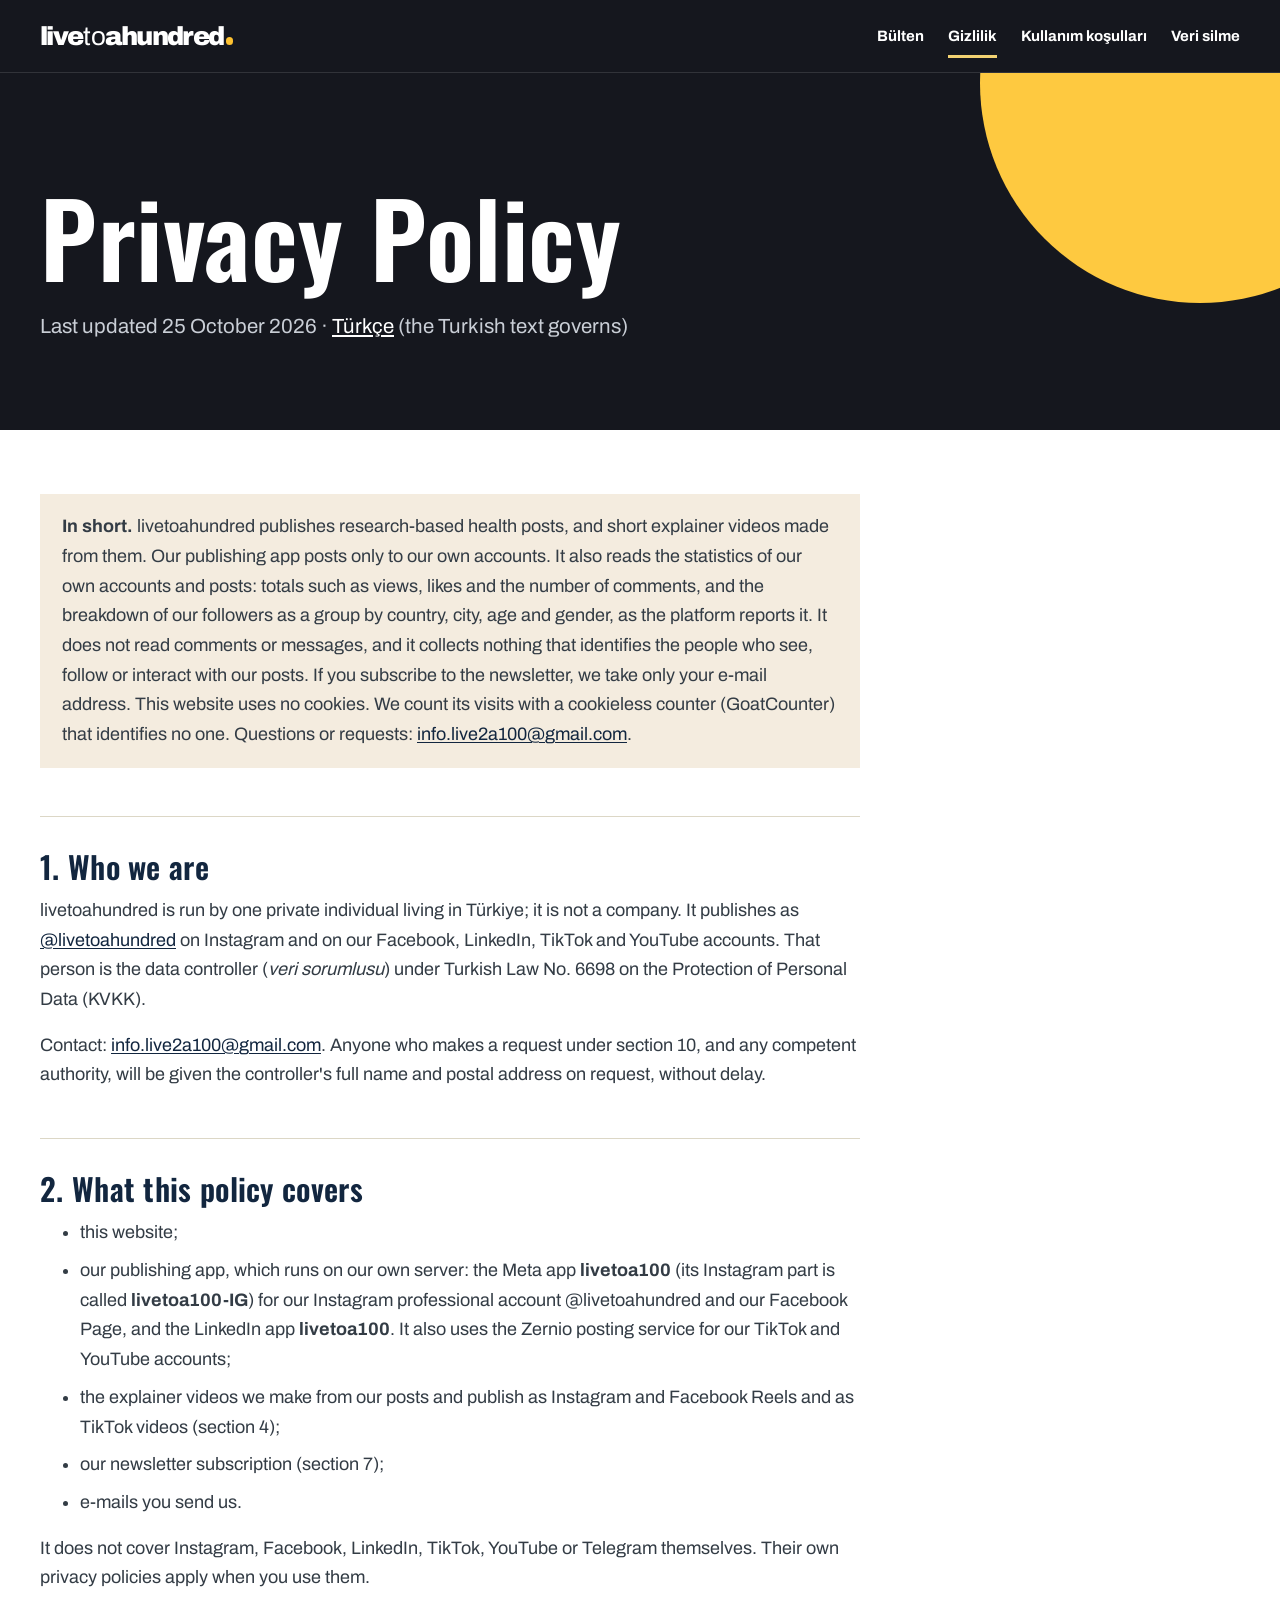
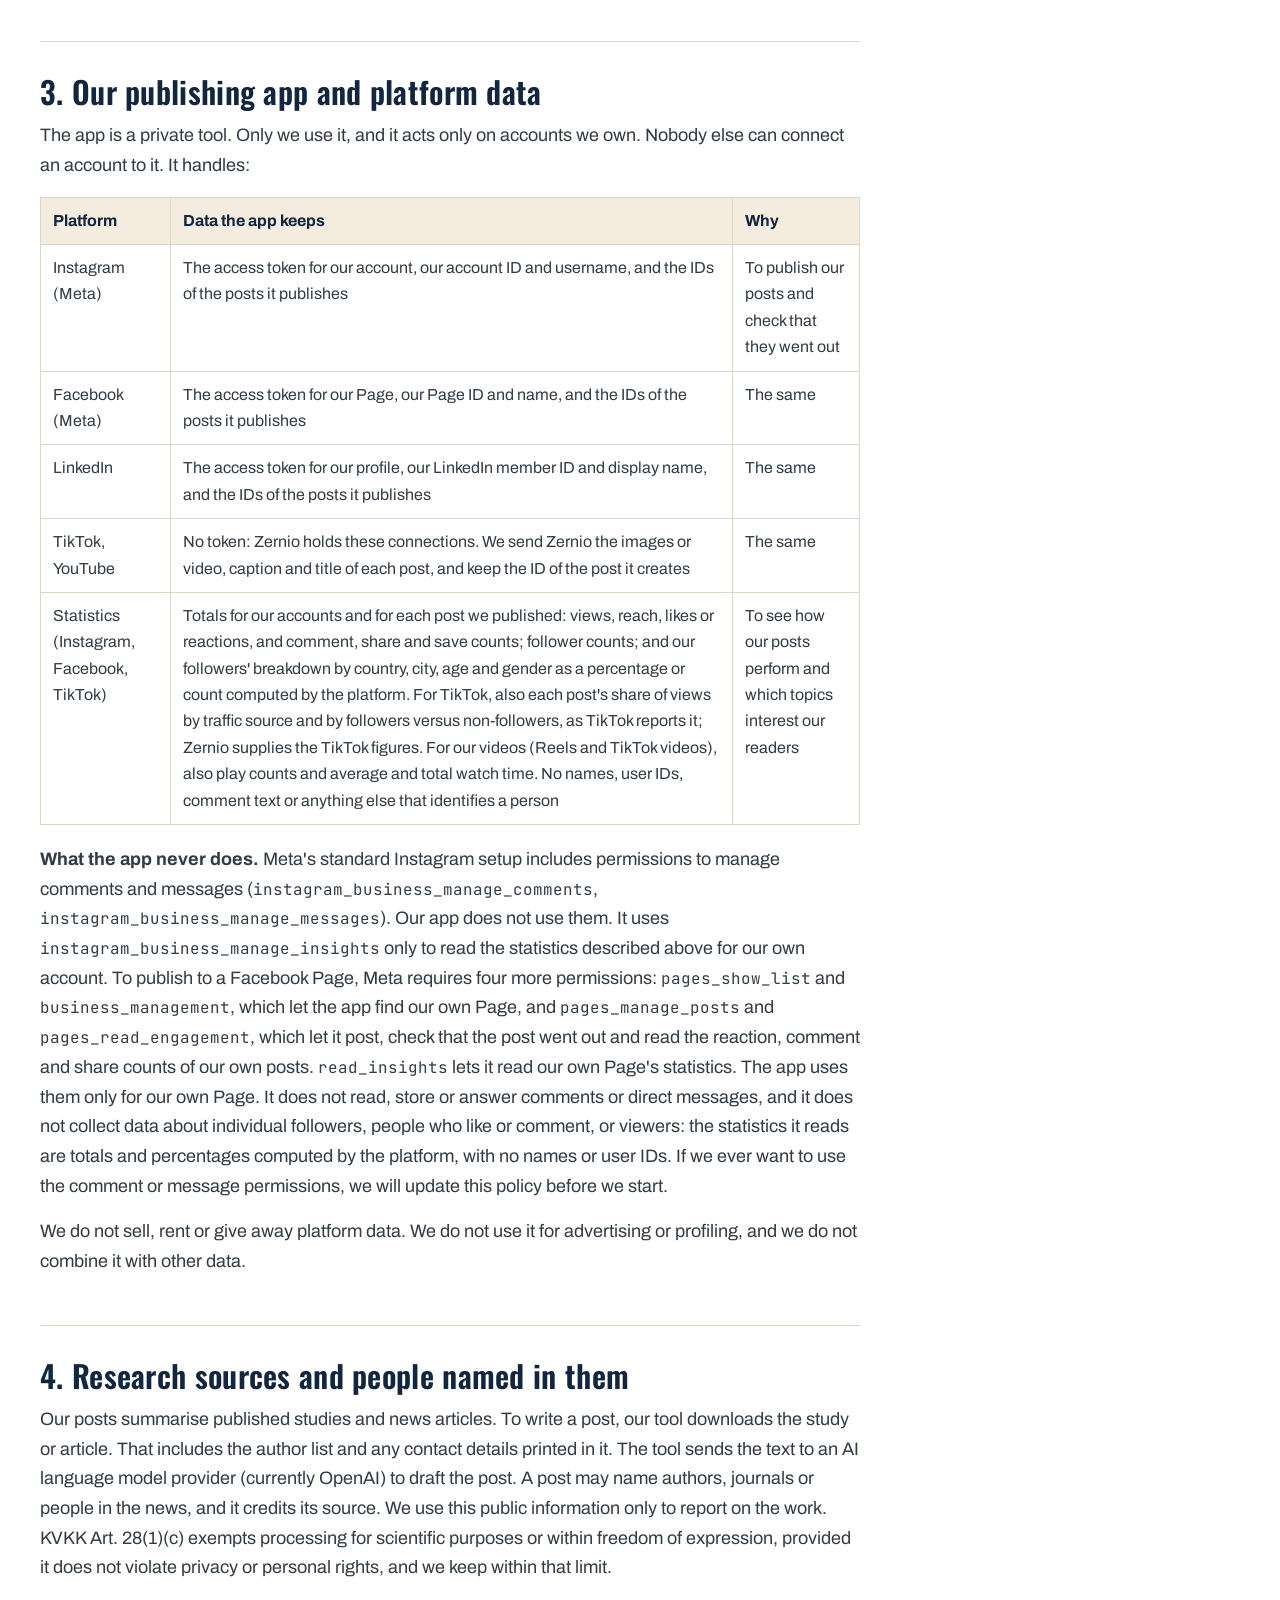
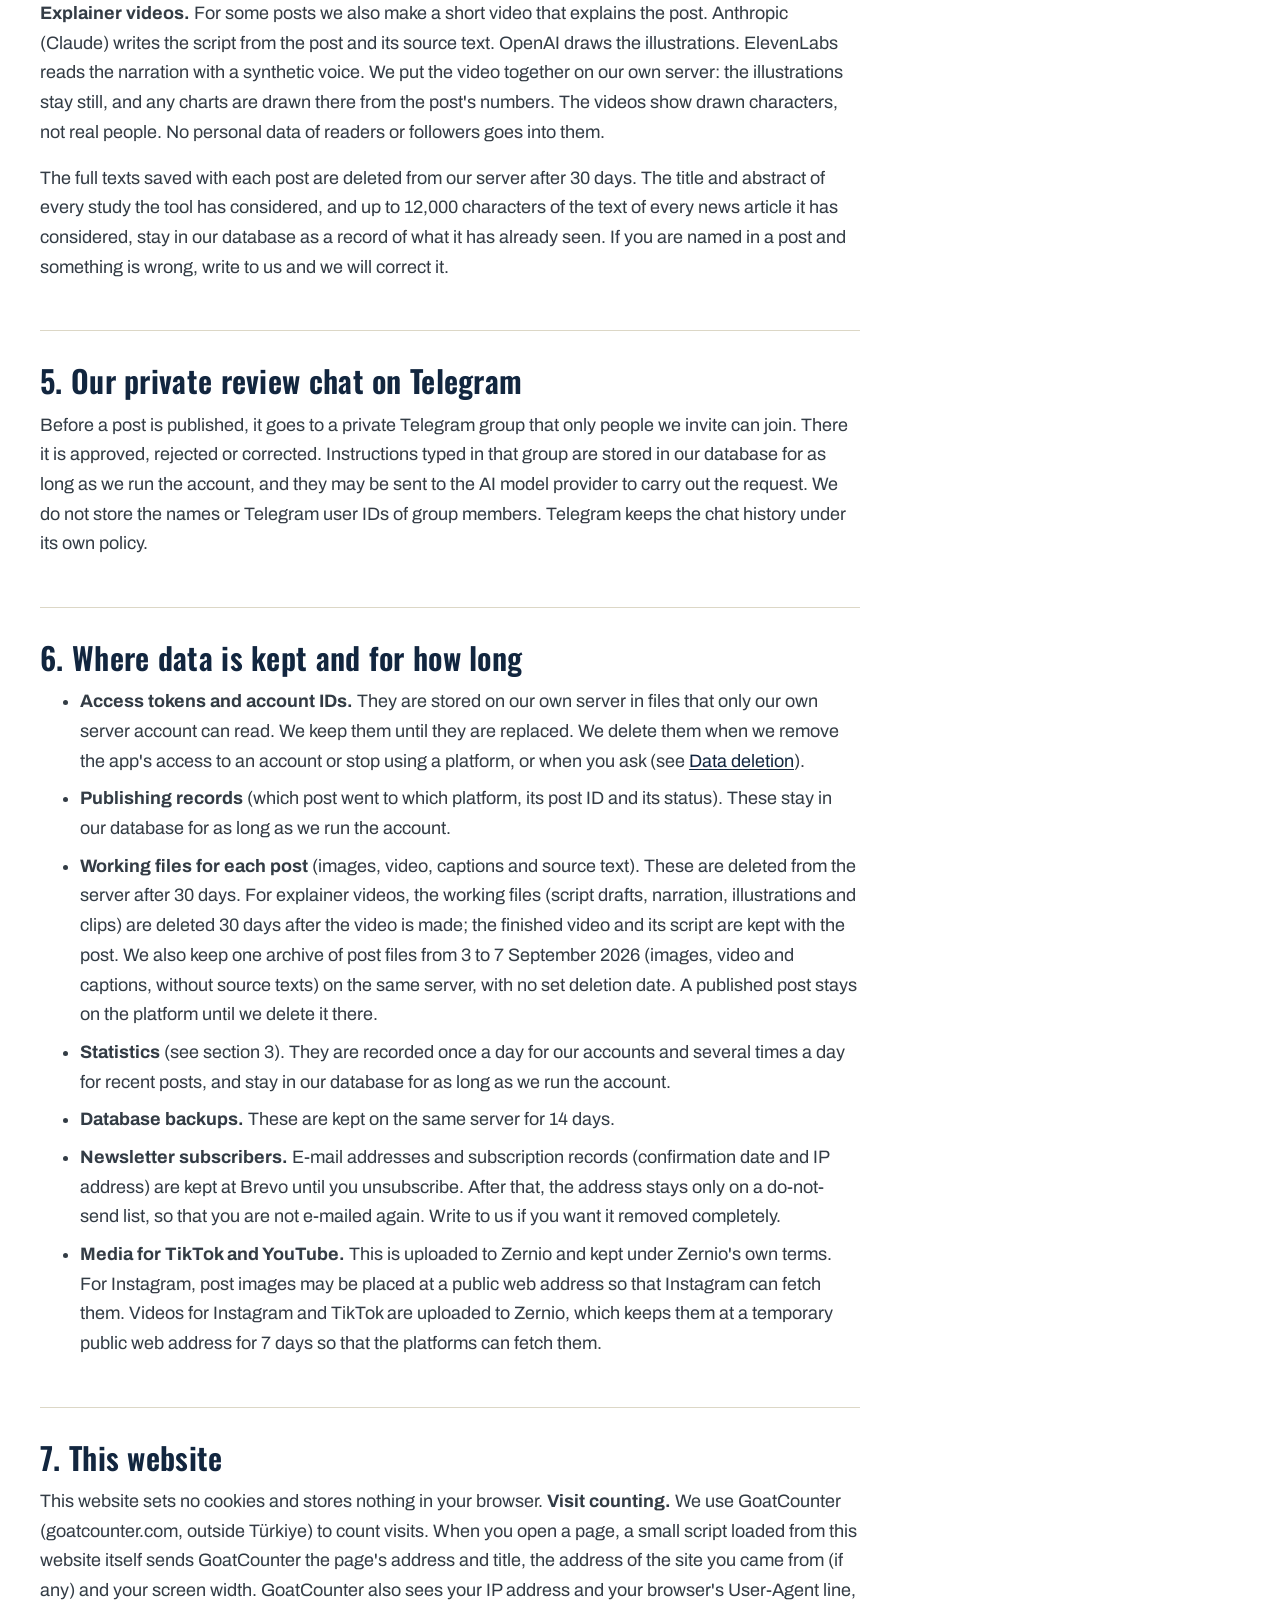
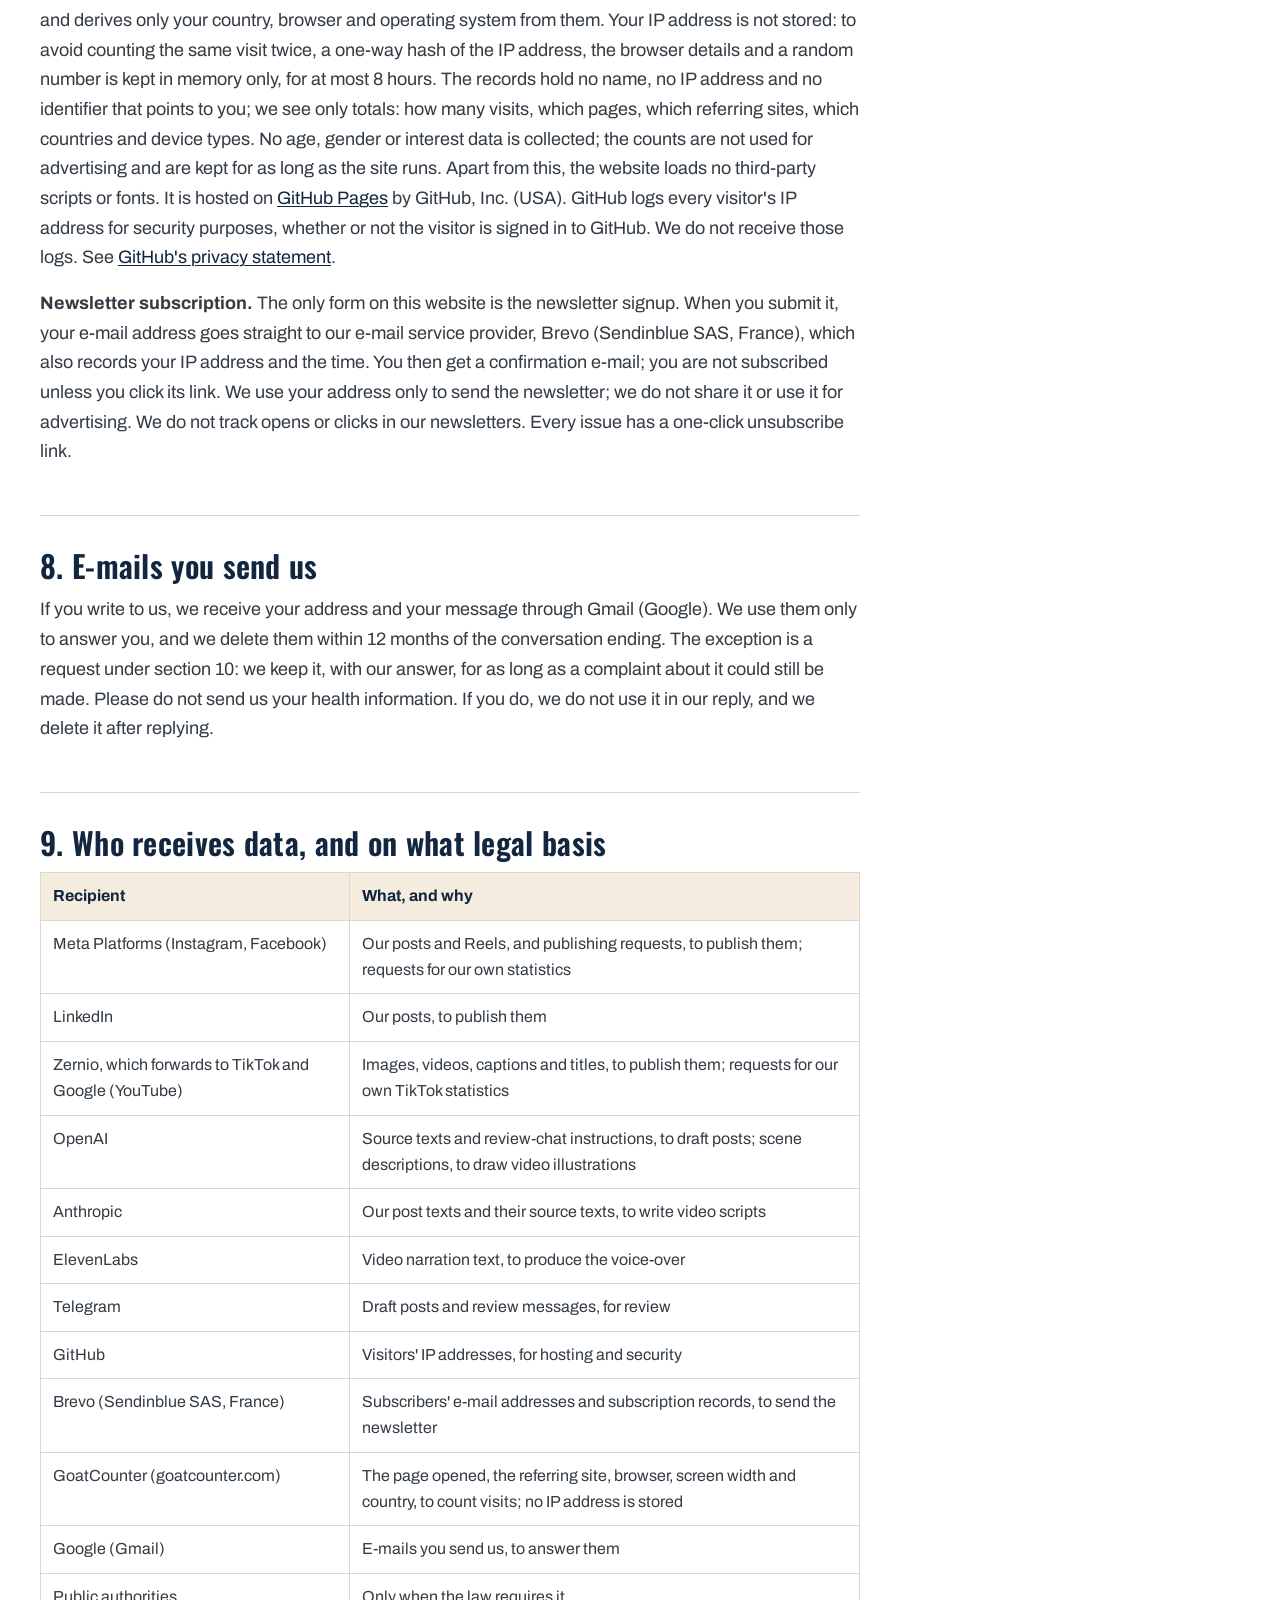
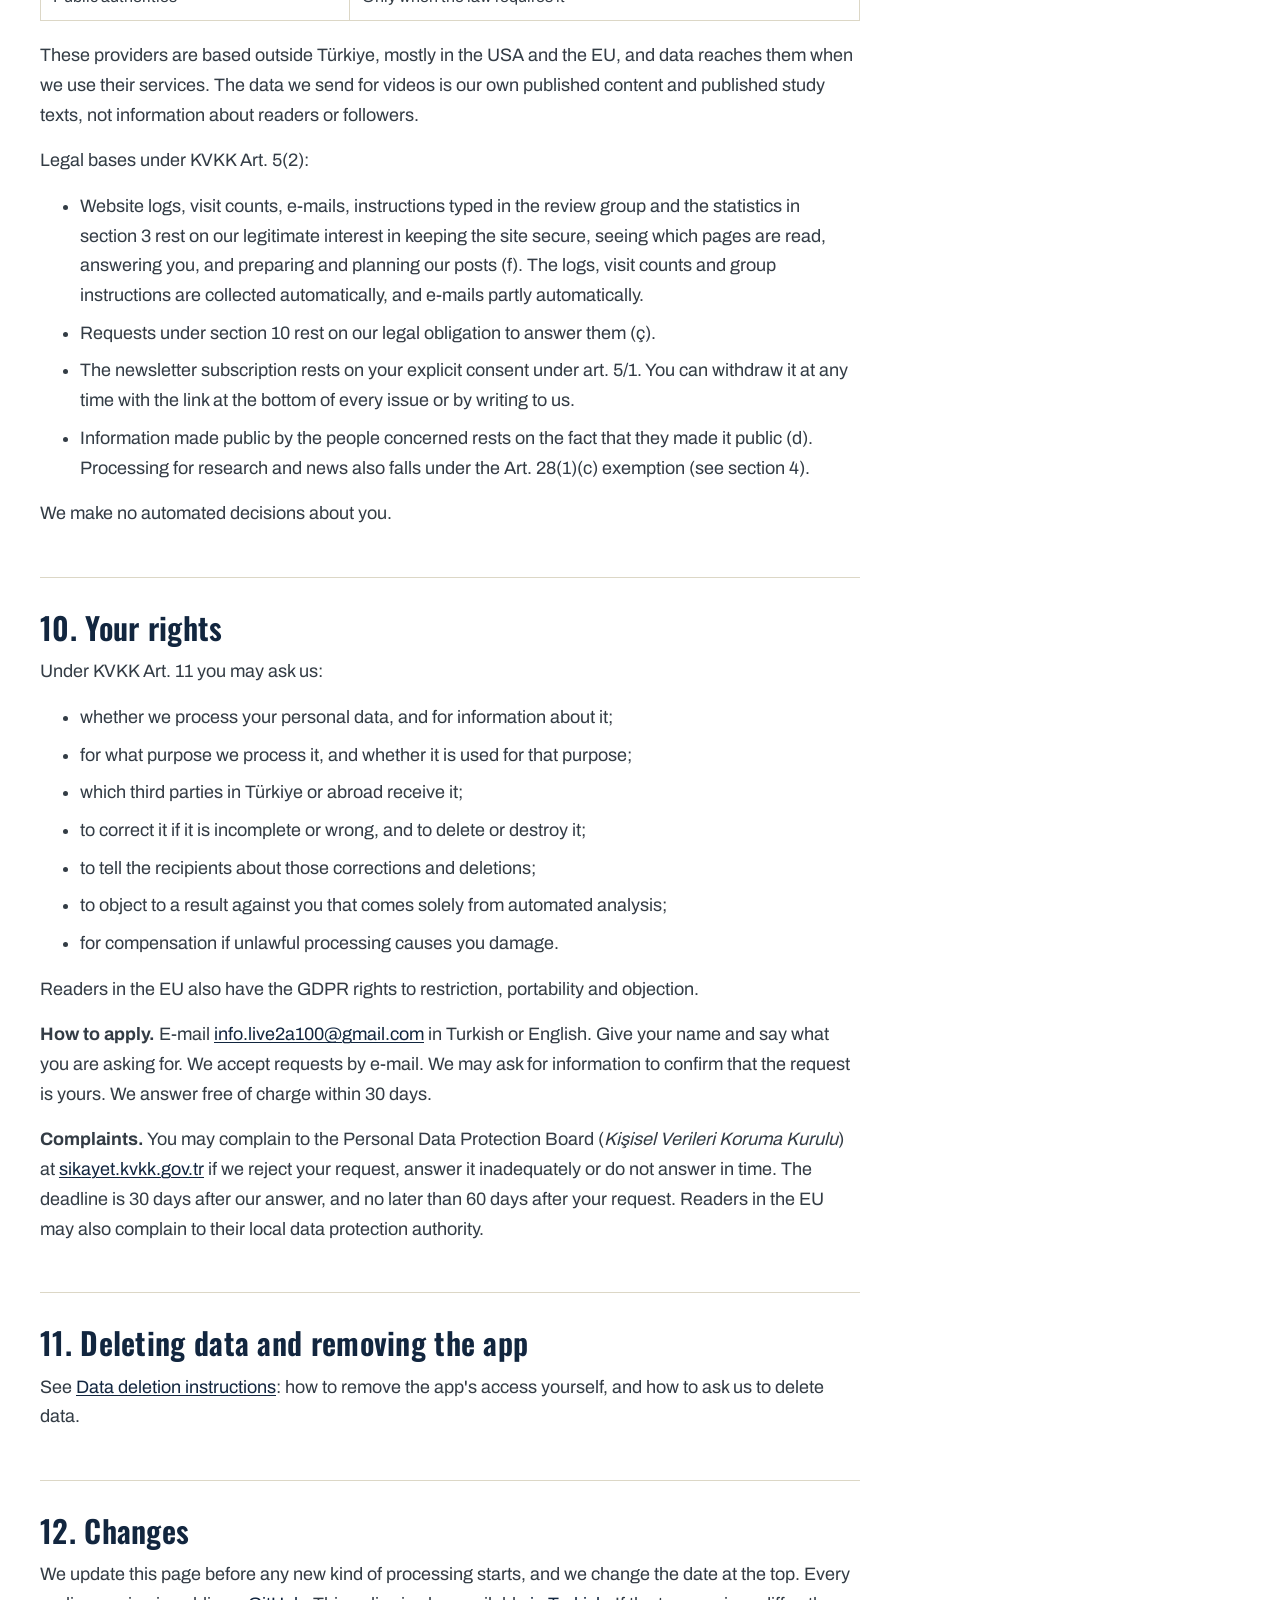
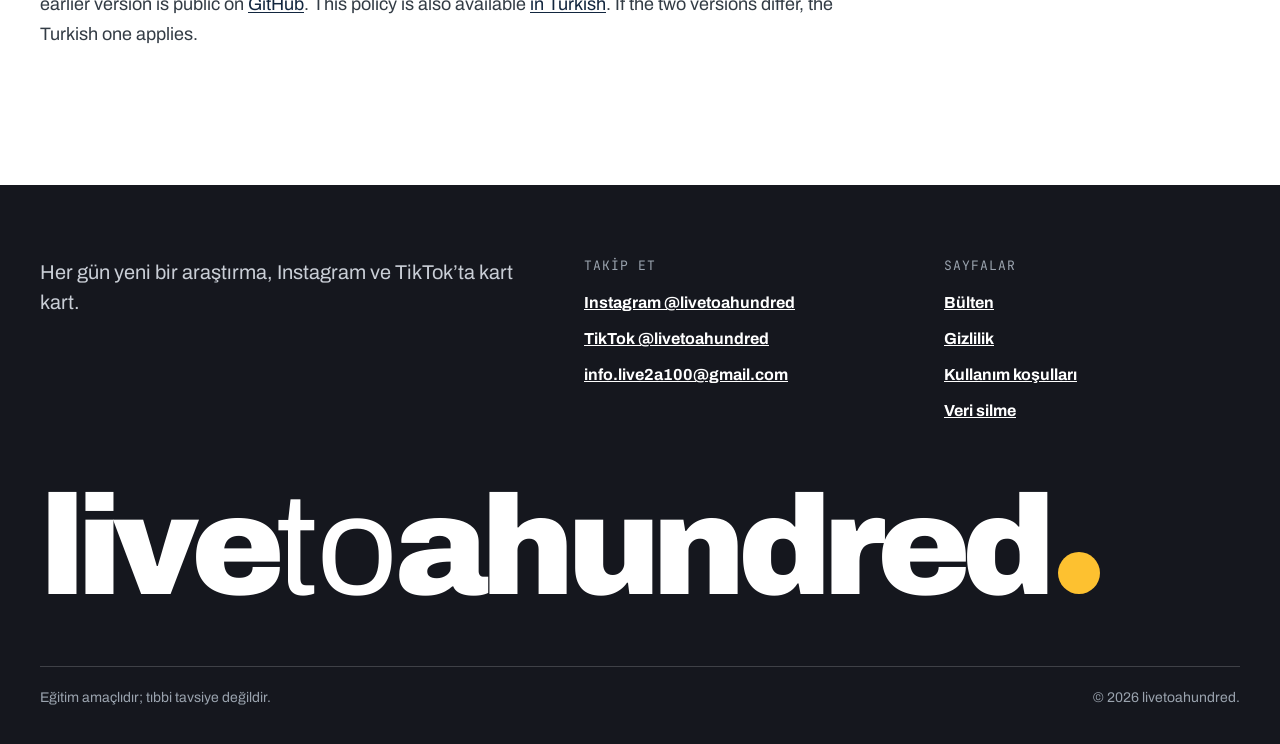
<file: en/privacy/index.html>
<!doctype html>
<html lang="en">
<head>
<meta charset="utf-8">
<meta name="viewport" content="width=device-width, initial-scale=1">
<title>Privacy Policy · livetoahundred</title>
<meta name="description" content="How livetoahundred and its publishing app handle data.">
<link rel="icon" type="image/png" sizes="32x32" href="../../assets/favicon-32.png">
<link rel="apple-touch-icon" href="../../assets/apple-touch-icon.png">
<link rel="stylesheet" href="../../assets/site/l2a-tokens.css">
<link rel="stylesheet" href="../../assets/site/bundle.css">
<link rel="stylesheet" href="../../assets/site/landing.css">
<link rel="stylesheet" href="../../assets/site/site.css">
<style>
    .sc-placeholder{background:color-mix(in srgb,currentColor 8%,transparent);
      border:1px solid color-mix(in srgb,currentColor 50%,transparent);
      border-radius:2px;box-sizing:border-box;overflow:hidden}
    @keyframes sc-shine{0%{background-position:100% 50%}100%{background-position:0% 50%}}
    html.sc-dc-streaming .sc-placeholder,
    html.sc-dc-streaming .sc-interp.sc-missing{position:relative;
      background:color-mix(in srgb,currentColor 5%,transparent);
      border-color:transparent}
    html.sc-dc-streaming .sc-placeholder::before,
    html.sc-dc-streaming .sc-interp.sc-missing::before{content:'';
      position:absolute;inset:0;pointer-events:none;
      background:linear-gradient(90deg,rgba(217,119,87,0) 25%,rgba(247,225,211,.95) 37%,rgba(217,119,87,0) 63%);
      background-size:400% 100%;animation:sc-shine 1.4s ease infinite}
    html.sc-dc-streaming .sc-placeholder:nth-child(n+9 of .sc-placeholder)::before,
    html.sc-dc-streaming .sc-interp.sc-missing:nth-child(n+9 of .sc-interp.sc-missing)::before{animation:none;
      background:color-mix(in srgb,currentColor 8%,transparent)}
    .sc-placeholder-error{padding:4px 8px;font:11px/1.4 ui-monospace,monospace;
      color:color-mix(in srgb,currentColor 70%,transparent);word-break:break-word}
    .sc-interp.sc-missing{display:inline-block;width:2em;height:1em;overflow:hidden;
      vertical-align:text-bottom;background:rgba(255,255,255,.3);border:1px solid rgba(0,0,0,.5);
      border-radius:2px;box-sizing:border-box;color:transparent;
      user-select:none}
    .sc-interp.sc-unresolved{font-family:ui-monospace,monospace;font-size:.85em;
      color:color-mix(in srgb,currentColor 50%,transparent);
      background:color-mix(in srgb,currentColor 10%,transparent);border-radius:3px;
      padding:0 3px}
    .sc-host.sc-has-error{position:relative}
    .sc-logic-error{position:absolute;top:8px;left:8px;z-index:2147483647;max-width:60ch;
      padding:6px 10px;background:#b00020;color:#fff;font:12px/1.4 ui-monospace,monospace;
      border-radius:4px;white-space:pre-wrap;pointer-events:none}
    /* Mirrors PRINT_BASELINE_CSS in apps/web deck-stage-export.ts — keep both
       in sync until dc-runtime regains a build step. */
    @media print {
      @page { margin: 0.5cm; }
      figure, table { break-inside: avoid; }
      #dc-root, #dc-root > .sc-host { height: auto; }
      *, *::before, *::after {
        print-color-adjust: exact; -webkit-print-color-adjust: exact;
        backdrop-filter: none !important; -webkit-backdrop-filter: none !important;
        animation-delay: -99s !important; animation-duration: .001s !important;
        animation-iteration-count: 1 !important; animation-fill-mode: both !important;
        animation-play-state: running !important; transition-duration: 0s !important;
      }
    }
  </style>
<style>x-dc{display:none!important}</style>
<style data-dc-tpl="1">
body{margin:0}
</style>
<style data-dc-tpl="1">
body{margin:0}
</style>
<style data-dc-tpl="1">
body{margin:0}
</style>
</head>
<body style="margin:0; background:#15171e">
<div id="dc-root"><div class="sc-host" data-sc-name="Bulten"><div lang="en" style="min-height: 100vh; background: rgb(255, 255, 255); font-family: var(--font-text, 'Archivo', sans-serif);"><div class="sc-host" data-sc-name="SiteHeader"><header class="lp-dark" style="background: rgb(21, 23, 30); border-bottom: 1px solid rgba(255, 255, 255, 0.12); font-family: var(--font-text, 'Archivo', sans-serif);"><div style="width: 100%; max-width: 1240px; margin: 0px auto; box-sizing: border-box; padding: 14px 20px; display: flex; flex-wrap: wrap; align-items: center; justify-content: space-between; gap: 4px 24px;"><a class="lp-pulse" href="../../" aria-label="livetoahundred ana sayfa" style="display: inline-flex; align-items: center; min-height: 44px; text-decoration: none;"><div class="sc-host-x" style="display: contents;"><span class="wordmark l2a-wordmark l2a-wordmark--white" role="img" aria-label="livetoahundred." style="font-size: 26px;"><span aria-hidden="true">live</span><span class="l2a-wordmark__to" aria-hidden="true">to</span><span aria-hidden="true">ahundred</span><span class="l2a-wordmark__dot" aria-hidden="true"></span></span></div></a><nav class="lp-nav" aria-label="Sayfalar"><ul style="margin: 0px; padding: 0px; list-style: none; display: flex; flex-wrap: wrap; align-items: center; gap: 0px 24px;"><li><a href="../../newsletter/" style="display: inline-block; padding: 13px 0px; color: rgb(255, 255, 255); font-size: 15px; line-height: 1.2; font-weight: 700; text-decoration: none;">Bülten</a></li><li><a href="../../privacy/" aria-current="page" style="display: inline-block; padding: 13px 0px; color: rgb(255, 255, 255); font-size: 15px; line-height: 1.2; font-weight: 700; text-decoration: none;">Gizlilik</a></li><li><a href="../../terms/" style="display: inline-block; padding: 13px 0px; color: rgb(255, 255, 255); font-size: 15px; line-height: 1.2; font-weight: 700; text-decoration: none;">Kullanım koşulları</a></li><li><a href="../../data-deletion/" style="display: inline-block; padding: 13px 0px; color: rgb(255, 255, 255); font-size: 15px; line-height: 1.2; font-weight: 700; text-decoration: none;">Veri silme</a></li></ul></nav></div></header></div><main><section aria-labelledby="sayfa-basligi" style="position: relative; overflow: clip; background: rgb(21, 23, 30); color: rgb(255, 255, 255);"><div class="lp-sun" aria-hidden="true"></div><div style="position: relative; width: 100%; max-width: 1240px; margin: 0px auto; box-sizing: border-box; padding: 112px 20px 88px;"><div class="lp-title" style="display: flex; flex-direction: column; gap: 24px;"><h1 id="sayfa-basligi" class="lp-fade" style="margin: 0px; font-family: var(--font-display, 'Oswald', sans-serif); font-size: clamp(64px, 8vw, 132px); line-height: 1; font-weight: 600; letter-spacing: 0.5px; color: rgb(255, 255, 255);">Privacy Policy</h1><p class="lp-fade" style="margin: 0px; max-width: 640px; font-size: clamp(19px, 1.6vw, 24px); line-height: 1.5; color: rgb(201, 206, 214); animation-delay: 0.15s;">Last updated 25 October 2026 · <a href="../../privacy/" hreflang="tr" lang="tr" style="color: #ffffff;">Türkçe</a> (the Turkish text governs)</p></div></div></section><div class="lp-doc" style="width: 100%; max-width: 1240px; margin: 0px auto; box-sizing: border-box; padding: 64px 20px 120px; display: flex; flex-direction: column; gap: 64px;"><div class="l2a-prose">
<div class="note">
  <p><strong>In short.</strong> livetoahundred publishes research-based health posts, and short explainer videos made from them. Our publishing app posts only to our own accounts. It also reads the statistics of our own accounts and posts: totals such as views, likes and the number of comments, and the breakdown of our followers as a group by country, city, age and gender, as the platform reports it. It does not read comments or messages, and it collects nothing that identifies the people who see, follow or interact with our posts. If you subscribe to the newsletter, we take only your e-mail address. This website uses no cookies. We count its visits with a cookieless counter (GoatCounter) that identifies no one. Questions or requests: <a href="mailto:info.live2a100@gmail.com">info.live2a100@gmail.com</a>.</p>
</div>

<h2 id="who">1. Who we are</h2>
<p>livetoahundred is run by one private individual living in Türkiye; it is not a company. It publishes as <a href="https://www.instagram.com/livetoahundred/">@livetoahundred</a> on Instagram and on our Facebook, LinkedIn, TikTok and YouTube accounts. That person is the data controller (<i>veri sorumlusu</i>) under Turkish Law No. 6698 on the Protection of Personal Data (KVKK).</p>
<p>Contact: <a href="mailto:info.live2a100@gmail.com">info.live2a100@gmail.com</a>. Anyone who makes a request under section 10, and any competent authority, will be given the controller's full name and postal address on request, without delay.</p>

<h2 id="scope">2. What this policy covers</h2>
<ul>
  <li>this website;</li>
  <li>our publishing app, which runs on our own server: the Meta app <b>livetoa100</b> (its Instagram part is called <b>livetoa100-IG</b>) for our Instagram professional account @livetoahundred and our Facebook Page, and the LinkedIn app <b>livetoa100</b>. It also uses the Zernio posting service for our TikTok and YouTube accounts;</li>
  <li>the explainer videos we make from our posts and publish as Instagram and Facebook Reels and as TikTok videos (section 4);</li>
  <li>our newsletter subscription (section 7);</li>
  <li>e-mails you send us.</li>
</ul>
<p>It does not cover Instagram, Facebook, LinkedIn, TikTok, YouTube or Telegram themselves. Their own privacy policies apply when you use them.</p>

<h2 id="app">3. Our publishing app and platform data</h2>
<p>The app is a private tool. Only we use it, and it acts only on accounts we own. Nobody else can connect an account to it. It handles:</p>
<div class="table-wrap"><table>
  <thead><tr><th>Platform</th><th>Data the app keeps</th><th>Why</th></tr></thead>
  <tbody>
    <tr><td>Instagram (Meta)</td><td>The access token for our account, our account ID and username, and the IDs of the posts it publishes</td><td>To publish our posts and check that they went out</td></tr>
    <tr><td>Facebook (Meta)</td><td>The access token for our Page, our Page ID and name, and the IDs of the posts it publishes</td><td>The same</td></tr>
    <tr><td>LinkedIn</td><td>The access token for our profile, our LinkedIn member ID and display name, and the IDs of the posts it publishes</td><td>The same</td></tr>
    <tr><td>TikTok, YouTube</td><td>No token: Zernio holds these connections. We send Zernio the images or video, caption and title of each post, and keep the ID of the post it creates</td><td>The same</td></tr>
    <tr><td>Statistics (Instagram, Facebook, TikTok)</td><td>Totals for our accounts and for each post we published: views, reach, likes or reactions, and comment, share and save counts; follower counts; and our followers' breakdown by country, city, age and gender as a percentage or count computed by the platform. For TikTok, also each post's share of views by traffic source and by followers versus non-followers, as TikTok reports it; Zernio supplies the TikTok figures. For our videos (Reels and TikTok videos), also play counts and average and total watch time. No names, user IDs, comment text or anything else that identifies a person</td><td>To see how our posts perform and which topics interest our readers</td></tr>
  </tbody>
</table></div>
<p><b>What the app never does.</b> Meta's standard Instagram setup includes permissions to manage comments and messages (<code>instagram_business_manage_comments</code>, <code>instagram_business_manage_messages</code>). Our app does not use them. It uses <code>instagram_business_manage_insights</code> only to read the statistics described above for our own account. To publish to a Facebook Page, Meta requires four more permissions: <code>pages_show_list</code> and <code>business_management</code>, which let the app find our own Page, and <code>pages_manage_posts</code> and <code>pages_read_engagement</code>, which let it post, check that the post went out and read the reaction, comment and share counts of our own posts. <code>read_insights</code> lets it read our own Page's statistics. The app uses them only for our own Page. It does not read, store or answer comments or direct messages, and it does not collect data about individual followers, people who like or comment, or viewers: the statistics it reads are totals and percentages computed by the platform, with no names or user IDs. If we ever want to use the comment or message permissions, we will update this policy before we start.</p>
<p>We do not sell, rent or give away platform data. We do not use it for advertising or profiling, and we do not combine it with other data.</p>

<h2 id="research">4. Research sources and people named in them</h2>
<p>Our posts summarise published studies and news articles. To write a post, our tool downloads the study or article. That includes the author list and any contact details printed in it. The tool sends the text to an AI language model provider (currently OpenAI) to draft the post. A post may name authors, journals or people in the news, and it credits its source. We use this public information only to report on the work. KVKK Art. 28(1)(c) exempts processing for scientific purposes or within freedom of expression, provided it does not violate privacy or personal rights, and we keep within that limit.</p>
<p><b>Explainer videos.</b> For some posts we also make a short video that explains the post. Anthropic (Claude) writes the script from the post and its source text. OpenAI draws the illustrations. ElevenLabs reads the narration with a synthetic voice. We put the video together on our own server: the illustrations stay still, and any charts are drawn there from the post's numbers. The videos show drawn characters, not real people. No personal data of readers or followers goes into them.</p>
<p>The full texts saved with each post are deleted from our server after 30 days. The title and abstract of every study the tool has considered, and up to 12,000 characters of the text of every news article it has considered, stay in our database as a record of what it has already seen. If you are named in a post and something is wrong, write to us and we will correct it.</p>

<h2 id="telegram">5. Our private review chat on Telegram</h2>
<p>Before a post is published, it goes to a private Telegram group that only people we invite can join. There it is approved, rejected or corrected. Instructions typed in that group are stored in our database for as long as we run the account, and they may be sent to the AI model provider to carry out the request. We do not store the names or Telegram user IDs of group members. Telegram keeps the chat history under its own policy.</p>

<h2 id="retention">6. Where data is kept and for how long</h2>
<ul>
  <li><b>Access tokens and account IDs.</b> They are stored on our own server in files that only our own server account can read. We keep them until they are replaced. We delete them when we remove the app's access to an account or stop using a platform, or when you ask (see <a href="../data-deletion/">Data deletion</a>).</li>
  <li><b>Publishing records</b> (which post went to which platform, its post ID and its status). These stay in our database for as long as we run the account.</li>
  <li><b>Working files for each post</b> (images, video, captions and source text). These are deleted from the server after 30 days. For explainer videos, the working files (script drafts, narration, illustrations and clips) are deleted 30 days after the video is made; the finished video and its script are kept with the post. We also keep one archive of post files from 3 to 7 September 2026 (images, video and captions, without source texts) on the same server, with no set deletion date. A published post stays on the platform until we delete it there.</li>
  <li><b>Statistics</b> (see section 3). They are recorded once a day for our accounts and several times a day for recent posts, and stay in our database for as long as we run the account.</li>
  <li><b>Database backups.</b> These are kept on the same server for 14 days.</li>
  <li><b>Newsletter subscribers.</b> E-mail addresses and subscription records (confirmation date and IP address) are kept at Brevo until you unsubscribe. After that, the address stays only on a do-not-send list, so that you are not e-mailed again. Write to us if you want it removed completely.</li>
  <li><b>Media for TikTok and YouTube.</b> This is uploaded to Zernio and kept under Zernio's own terms. For Instagram, post images may be placed at a public web address so that Instagram can fetch them. Videos for Instagram and TikTok are uploaded to Zernio, which keeps them at a temporary public web address for 7 days so that the platforms can fetch them.</li>
</ul>

<h2 id="website">7. This website</h2>
<p>This website sets no cookies and stores nothing in your browser. <b>Visit counting.</b> We use GoatCounter (goatcounter.com, outside Türkiye) to count visits. When you open a page, a small script loaded from this website itself sends GoatCounter the page's address and title, the address of the site you came from (if any) and your screen width. GoatCounter also sees your IP address and your browser's User-Agent line, and derives only your country, browser and operating system from them. Your IP address is not stored: to avoid counting the same visit twice, a one-way hash of the IP address, the browser details and a random number is kept in memory only, for at most 8 hours. The records hold no name, no IP address and no identifier that points to you; we see only totals: how many visits, which pages, which referring sites, which countries and device types. No age, gender or interest data is collected; the counts are not used for advertising and are kept for as long as the site runs. Apart from this, the website loads no third-party scripts or fonts. It is hosted on <a href="https://pages.github.com/">GitHub Pages</a> by GitHub, Inc. (USA). GitHub logs every visitor's IP address for security purposes, whether or not the visitor is signed in to GitHub. We do not receive those logs. See <a href="https://docs.github.com/en/site-policy/privacy-policies/github-general-privacy-statement">GitHub's privacy statement</a>.</p>
<p><b>Newsletter subscription.</b> The only form on this website is the newsletter signup. When you submit it, your e-mail address goes straight to our e-mail service provider, Brevo (Sendinblue SAS, France), which also records your IP address and the time. You then get a confirmation e-mail; you are not subscribed unless you click its link. We use your address only to send the newsletter; we do not share it or use it for advertising. We do not track opens or clicks in our newsletters. Every issue has a one-click unsubscribe link.

<h2 id="email">8. E-mails you send us</h2>
<p>If you write to us, we receive your address and your message through Gmail (Google). We use them only to answer you, and we delete them within 12 months of the conversation ending. The exception is a request under section 10: we keep it, with our answer, for as long as a complaint about it could still be made. Please do not send us your health information. If you do, we do not use it in our reply, and we delete it after replying.</p>

<h2 id="recipients">9. Who receives data, and on what legal basis</h2>
<div class="table-wrap"><table>
  <thead><tr><th>Recipient</th><th>What, and why</th></tr></thead>
  <tbody>
    <tr><td>Meta Platforms (Instagram, Facebook)</td><td>Our posts and Reels, and publishing requests, to publish them; requests for our own statistics</td></tr>
    <tr><td>LinkedIn</td><td>Our posts, to publish them</td></tr>
    <tr><td>Zernio, which forwards to TikTok and Google (YouTube)</td><td>Images, videos, captions and titles, to publish them; requests for our own TikTok statistics</td></tr>
    <tr><td>OpenAI</td><td>Source texts and review-chat instructions, to draft posts; scene descriptions, to draw video illustrations</td></tr>
    <tr><td>Anthropic</td><td>Our post texts and their source texts, to write video scripts</td></tr>
    <tr><td>ElevenLabs</td><td>Video narration text, to produce the voice-over</td></tr>
        <tr><td>Telegram</td><td>Draft posts and review messages, for review</td></tr>
    <tr><td>GitHub</td><td>Visitors' IP addresses, for hosting and security</td></tr>
    <tr><td>Brevo (Sendinblue SAS, France)</td><td>Subscribers' e-mail addresses and subscription records, to send the newsletter</td></tr>
    <tr><td>GoatCounter (goatcounter.com)</td><td>The page opened, the referring site, browser, screen width and country, to count visits; no IP address is stored</td></tr>
    <tr><td>Google (Gmail)</td><td>E-mails you send us, to answer them</td></tr>
    <tr><td>Public authorities</td><td>Only when the law requires it</td></tr>
  </tbody>
</table></div>
<p>These providers are based outside Türkiye, mostly in the USA and the EU, and data reaches them when we use their services. The data we send for videos is our own published content and published study texts, not information about readers or followers.</p>
<p>Legal bases under KVKK Art. 5(2):</p>
<ul>
  <li>Website logs, visit counts, e-mails, instructions typed in the review group and the statistics in section 3 rest on our legitimate interest in keeping the site secure, seeing which pages are read, answering you, and preparing and planning our posts (f). The logs, visit counts and group instructions are collected automatically, and e-mails partly automatically.</li>
  <li>Requests under section 10 rest on our legal obligation to answer them (ç).</li>
  <li>The newsletter subscription rests on your explicit consent under art. 5/1. You can withdraw it at any time with the link at the bottom of every issue or by writing to us.</li>
  <li>Information made public by the people concerned rests on the fact that they made it public (d). Processing for research and news also falls under the Art. 28(1)(c) exemption (see section 4).</li>
</ul>
<p>We make no automated decisions about you.</p>

<h2 id="rights">10. Your rights</h2>
<p>Under KVKK Art. 11 you may ask us:</p>
<ul>
  <li>whether we process your personal data, and for information about it;</li>
  <li>for what purpose we process it, and whether it is used for that purpose;</li>
  <li>which third parties in Türkiye or abroad receive it;</li>
  <li>to correct it if it is incomplete or wrong, and to delete or destroy it;</li>
  <li>to tell the recipients about those corrections and deletions;</li>
  <li>to object to a result against you that comes solely from automated analysis;</li>
  <li>for compensation if unlawful processing causes you damage.</li>
</ul>
<p>Readers in the EU also have the GDPR rights to restriction, portability and objection.</p>
<p><b>How to apply.</b> E-mail <a href="mailto:info.live2a100@gmail.com">info.live2a100@gmail.com</a> in Turkish or English. Give your name and say what you are asking for. We accept requests by e-mail. We may ask for information to confirm that the request is yours. We answer free of charge within 30 days.</p>
<p><b>Complaints.</b> You may complain to the Personal Data Protection Board (<i>Kişisel Verileri Koruma Kurulu</i>) at <a href="https://sikayet.kvkk.gov.tr/">sikayet.kvkk.gov.tr</a> if we reject your request, answer it inadequately or do not answer in time. The deadline is 30 days after our answer, and no later than 60 days after your request. Readers in the EU may also complain to their local data protection authority.</p>

<h2 id="deletion">11. Deleting data and removing the app</h2>
<p>See <a href="../data-deletion/">Data deletion instructions</a>: how to remove the app's access yourself, and how to ask us to delete data.</p>

<h2 id="changes">12. Changes</h2>
<p>We update this page before any new kind of processing starts, and we change the date at the top. Every earlier version is public on <a href="https://github.com/livetoahundred/livetoahundred.github.io/commits/main">GitHub</a>. This policy is also available <a href="../../privacy/">in Turkish</a>. If the two versions differ, the Turkish one applies.</p>

</div></div></main><div class="sc-host" data-sc-name="SiteFooter"><footer class="lp-dark" style="background: rgb(21, 23, 30); color: rgb(255, 255, 255); overflow: clip; font-family: var(--font-text, 'Archivo', sans-serif);"><div lang="tr" style="width: 100%; max-width: 1240px; margin: 0px auto; box-sizing: border-box; padding: 72px 20px 36px; display: flex; flex-direction: column; gap: 48px;"><div style="display: flex; flex-wrap: wrap; align-items: flex-start; gap: 32px 64px;"><p style="flex: 999 1 320px; min-width: 0px; max-width: 480px; margin: 0px; font-size: 20px; line-height: 1.5; color: rgb(201, 206, 214);">Her gün yeni bir araştırma, Instagram ve TikTok’ta kart kart.</p><nav aria-label="Takip et" style="flex: 1 1 200px; min-width: 0px; display: flex; flex-direction: column; gap: 10px;"><p style="margin: 0px; font-family: var(--font-mono, 'JetBrains Mono', monospace); font-size: 13px; line-height: 1.4; letter-spacing: 0.08em; color: rgb(154, 163, 174);">TAKİP ET</p><ul style="margin: 0px; padding: 0px; list-style: none; display: flex; flex-direction: column; font-size: 16px; line-height: 1.5; font-weight: 700;"><li><a href="https://www.instagram.com/livetoahundred/" style="display: inline-block; padding: 6px 0px; color: rgb(255, 255, 255);">Instagram @livetoahundred</a></li><li><a href="https://www.tiktok.com/@livetoahundred" style="display: inline-block; padding: 6px 0px; color: rgb(255, 255, 255);">TikTok @livetoahundred</a></li><li><a href="mailto:info.live2a100@gmail.com" style="display: inline-block; padding: 6px 0px; color: rgb(255, 255, 255);">info.live2a100@gmail.com</a></li></ul></nav><nav aria-label="Sayfalar" style="flex: 1 1 200px; min-width: 0px; display: flex; flex-direction: column; gap: 10px;"><p style="margin: 0px; font-family: var(--font-mono, 'JetBrains Mono', monospace); font-size: 13px; line-height: 1.4; letter-spacing: 0.08em; color: rgb(154, 163, 174);">SAYFALAR</p><ul style="margin: 0px; padding: 0px; list-style: none; display: flex; flex-direction: column; font-size: 16px; line-height: 1.5; font-weight: 700;"><li><a href="../../newsletter/" style="display: inline-block; padding: 6px 0px; color: rgb(255, 255, 255);">Bülten</a></li><li><a href="../../privacy/" style="display: inline-block; padding: 6px 0px; color: rgb(255, 255, 255);">Gizlilik</a></li><li><a href="../../terms/" style="display: inline-block; padding: 6px 0px; color: rgb(255, 255, 255);">Kullanım koşulları</a></li><li><a href="../../data-deletion/" style="display: inline-block; padding: 6px 0px; color: rgb(255, 255, 255);">Veri silme</a></li></ul></nav></div><div class="lp-pulse" style="line-height: 1;"><div class="sc-host-x" style="display: contents;"><span class="wordmark l2a-wordmark l2a-wordmark--white" role="img" aria-label="livetoahundred." style="font-size: clamp(40px, 11vw, 160px);"><span aria-hidden="true">live</span><span class="l2a-wordmark__to" aria-hidden="true">to</span><span aria-hidden="true">ahundred</span><span class="l2a-wordmark__dot" aria-hidden="true"></span></span></div></div><div style="display: flex; flex-wrap: wrap; justify-content: space-between; gap: 8px 24px; padding-top: 20px; border-top: 1px solid rgba(255, 255, 255, 0.18); font-size: 14px; line-height: 1.5; color: rgb(154, 163, 174);"><p style="margin: 0px;">Eğitim amaçlıdır; tıbbi tavsiye değildir.</p><p style="margin: 0px;">© 2026 livetoahundred.</p></div></div></footer></div></div></div></div>
<script data-goatcounter="https://livetoa100.goatcounter.com/count" async src="../../assets/count.js"></script>
</body>
</html>
</file>
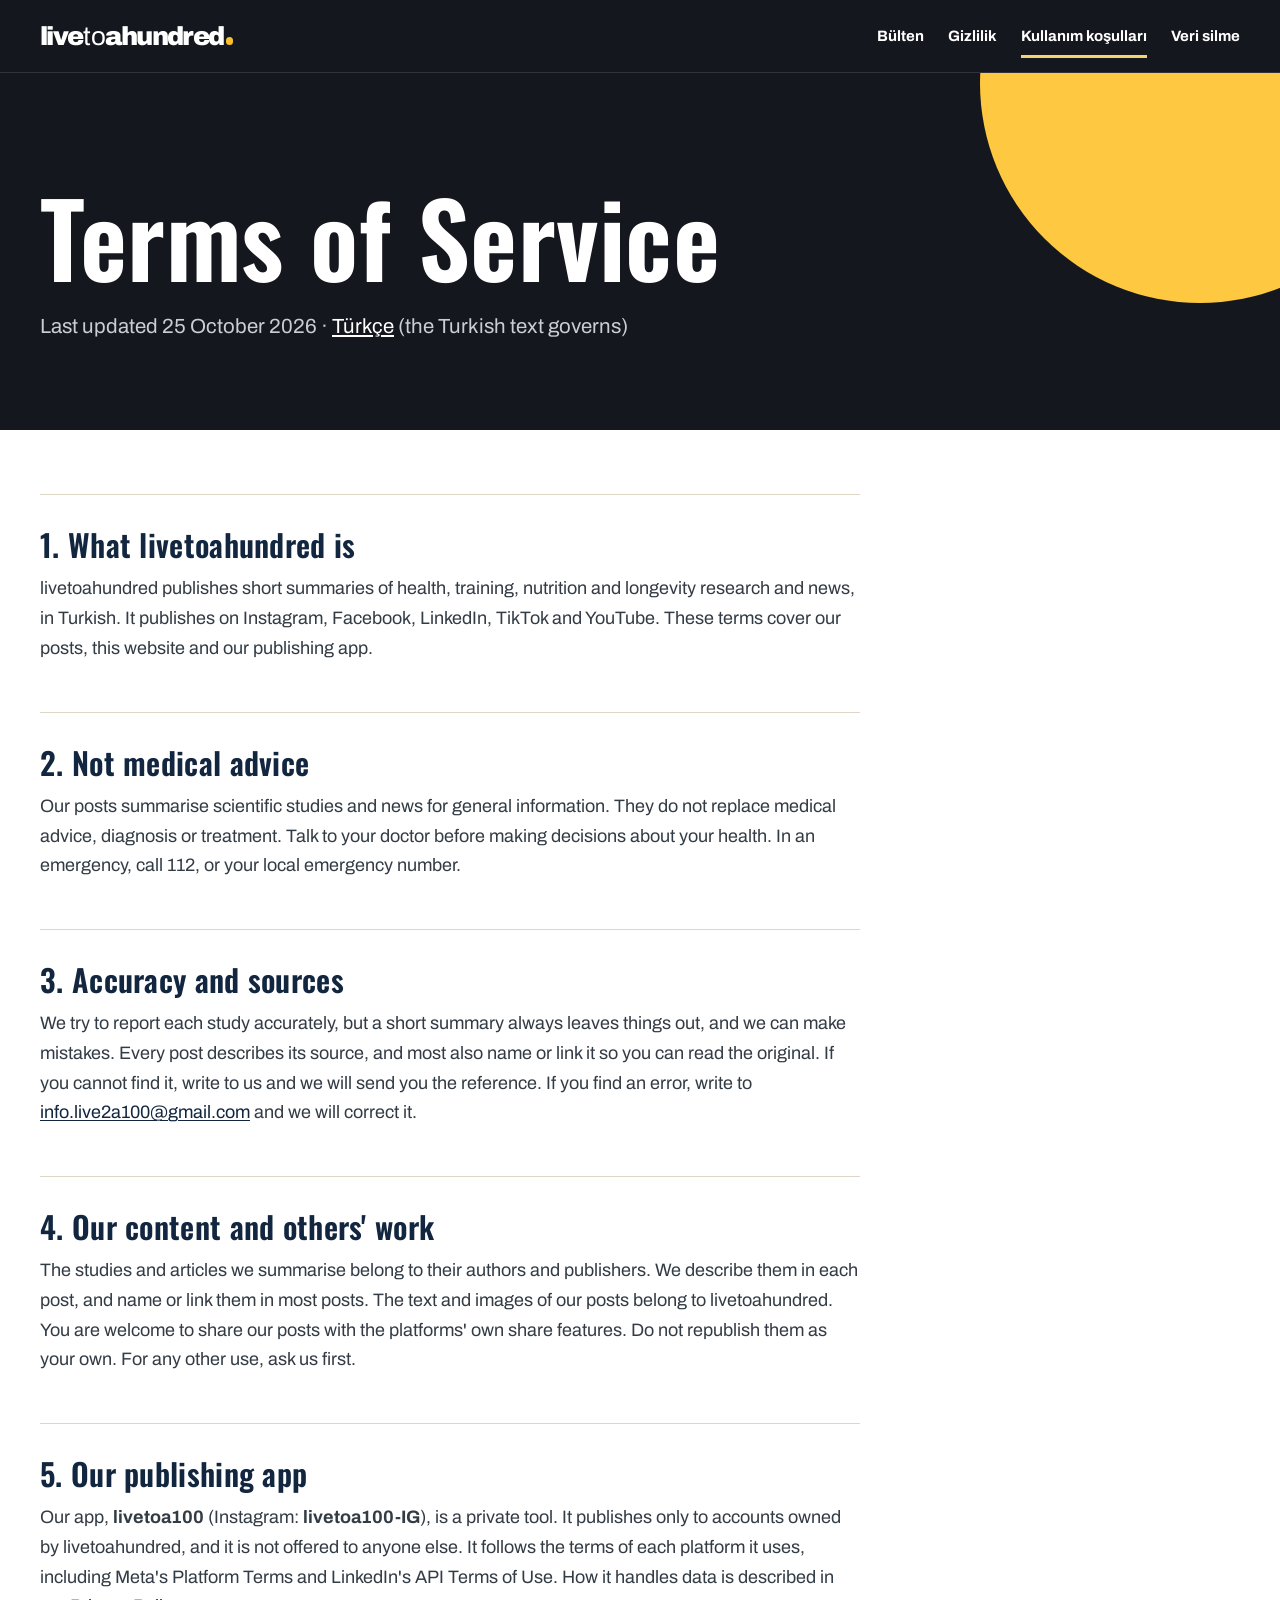
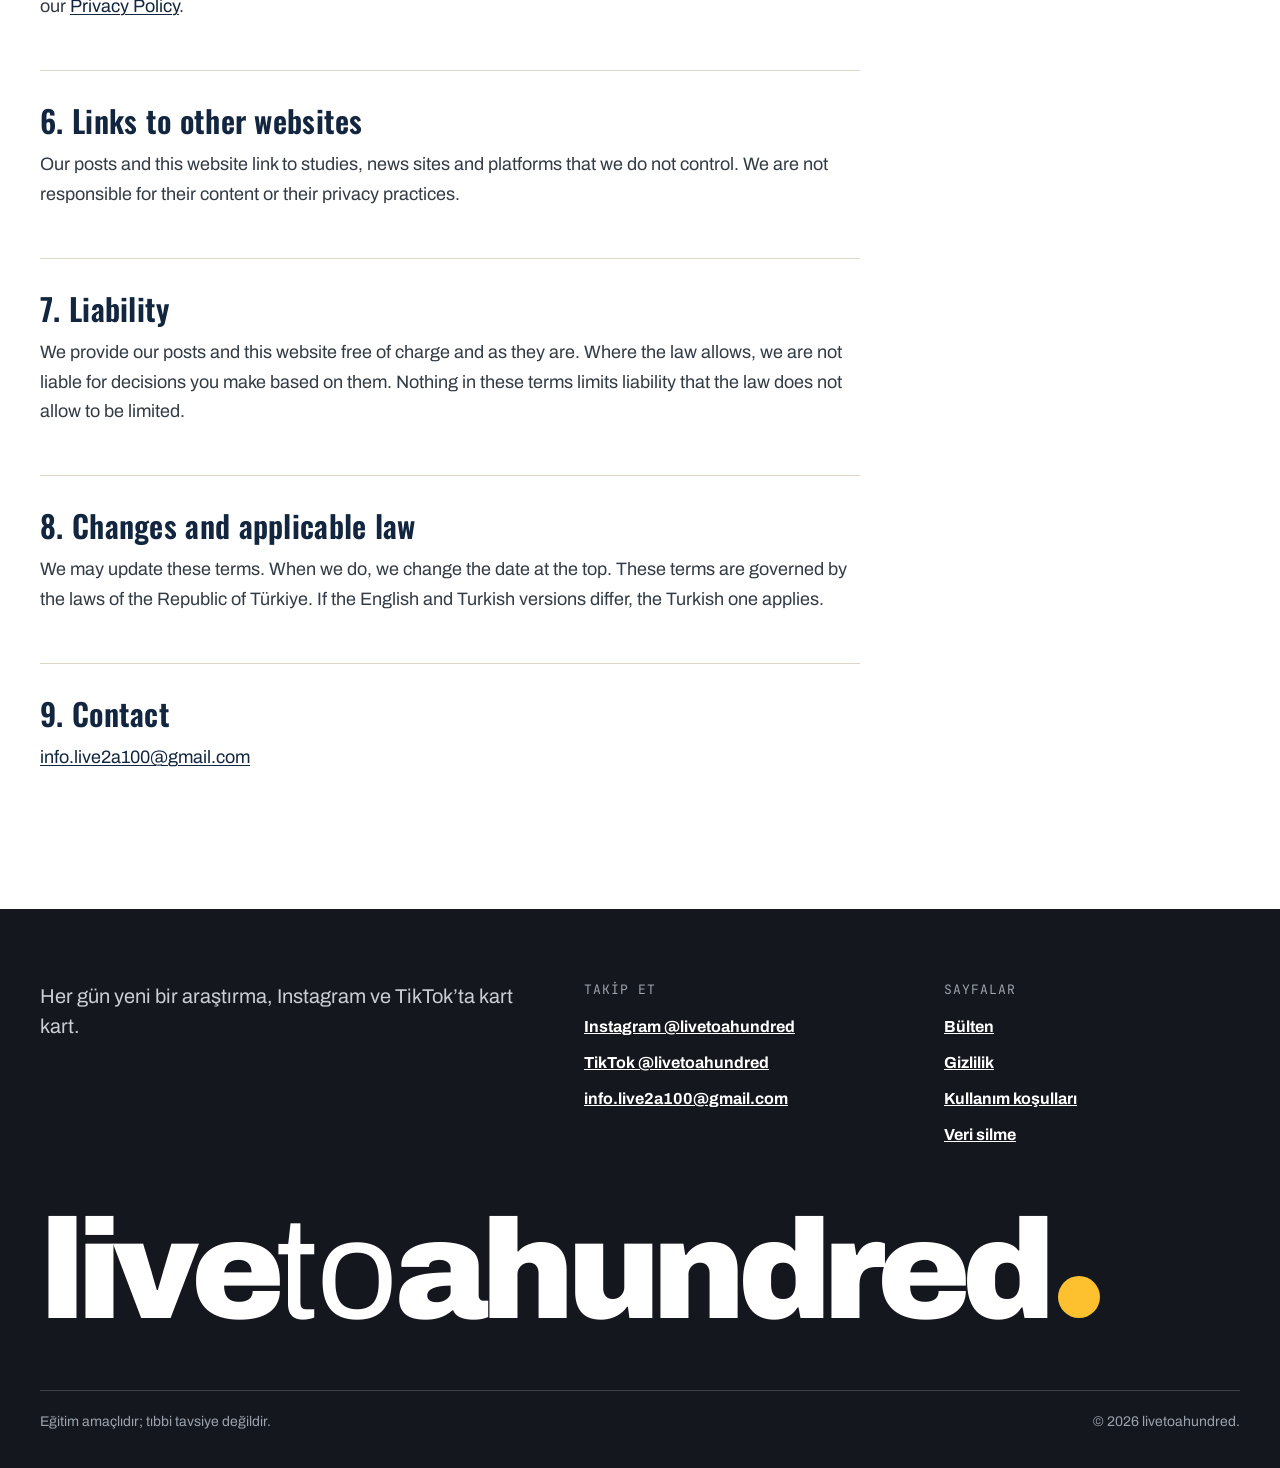
<file: en/terms/index.html>
<!doctype html>
<html lang="en">
<head>
<meta charset="utf-8">
<meta name="viewport" content="width=device-width, initial-scale=1">
<title>Terms of Service · livetoahundred</title>
<meta name="description" content="Terms for livetoahundred&#x27;s content, website and publishing app.">
<link rel="icon" type="image/png" sizes="32x32" href="../../assets/favicon-32.png">
<link rel="apple-touch-icon" href="../../assets/apple-touch-icon.png">
<link rel="stylesheet" href="../../assets/site/l2a-tokens.css">
<link rel="stylesheet" href="../../assets/site/bundle.css">
<link rel="stylesheet" href="../../assets/site/landing.css">
<link rel="stylesheet" href="../../assets/site/site.css">
<style>
    .sc-placeholder{background:color-mix(in srgb,currentColor 8%,transparent);
      border:1px solid color-mix(in srgb,currentColor 50%,transparent);
      border-radius:2px;box-sizing:border-box;overflow:hidden}
    @keyframes sc-shine{0%{background-position:100% 50%}100%{background-position:0% 50%}}
    html.sc-dc-streaming .sc-placeholder,
    html.sc-dc-streaming .sc-interp.sc-missing{position:relative;
      background:color-mix(in srgb,currentColor 5%,transparent);
      border-color:transparent}
    html.sc-dc-streaming .sc-placeholder::before,
    html.sc-dc-streaming .sc-interp.sc-missing::before{content:'';
      position:absolute;inset:0;pointer-events:none;
      background:linear-gradient(90deg,rgba(217,119,87,0) 25%,rgba(247,225,211,.95) 37%,rgba(217,119,87,0) 63%);
      background-size:400% 100%;animation:sc-shine 1.4s ease infinite}
    html.sc-dc-streaming .sc-placeholder:nth-child(n+9 of .sc-placeholder)::before,
    html.sc-dc-streaming .sc-interp.sc-missing:nth-child(n+9 of .sc-interp.sc-missing)::before{animation:none;
      background:color-mix(in srgb,currentColor 8%,transparent)}
    .sc-placeholder-error{padding:4px 8px;font:11px/1.4 ui-monospace,monospace;
      color:color-mix(in srgb,currentColor 70%,transparent);word-break:break-word}
    .sc-interp.sc-missing{display:inline-block;width:2em;height:1em;overflow:hidden;
      vertical-align:text-bottom;background:rgba(255,255,255,.3);border:1px solid rgba(0,0,0,.5);
      border-radius:2px;box-sizing:border-box;color:transparent;
      user-select:none}
    .sc-interp.sc-unresolved{font-family:ui-monospace,monospace;font-size:.85em;
      color:color-mix(in srgb,currentColor 50%,transparent);
      background:color-mix(in srgb,currentColor 10%,transparent);border-radius:3px;
      padding:0 3px}
    .sc-host.sc-has-error{position:relative}
    .sc-logic-error{position:absolute;top:8px;left:8px;z-index:2147483647;max-width:60ch;
      padding:6px 10px;background:#b00020;color:#fff;font:12px/1.4 ui-monospace,monospace;
      border-radius:4px;white-space:pre-wrap;pointer-events:none}
    /* Mirrors PRINT_BASELINE_CSS in apps/web deck-stage-export.ts — keep both
       in sync until dc-runtime regains a build step. */
    @media print {
      @page { margin: 0.5cm; }
      figure, table { break-inside: avoid; }
      #dc-root, #dc-root > .sc-host { height: auto; }
      *, *::before, *::after {
        print-color-adjust: exact; -webkit-print-color-adjust: exact;
        backdrop-filter: none !important; -webkit-backdrop-filter: none !important;
        animation-delay: -99s !important; animation-duration: .001s !important;
        animation-iteration-count: 1 !important; animation-fill-mode: both !important;
        animation-play-state: running !important; transition-duration: 0s !important;
      }
    }
  </style>
<style>x-dc{display:none!important}</style>
<style data-dc-tpl="1">
body{margin:0}
</style>
<style data-dc-tpl="1">
body{margin:0}
</style>
<style data-dc-tpl="1">
body{margin:0}
</style>
</head>
<body style="margin:0; background:#15171e">
<div id="dc-root"><div class="sc-host" data-sc-name="Bulten"><div lang="en" style="min-height: 100vh; background: rgb(255, 255, 255); font-family: var(--font-text, 'Archivo', sans-serif);"><div class="sc-host" data-sc-name="SiteHeader"><header class="lp-dark" style="background: rgb(21, 23, 30); border-bottom: 1px solid rgba(255, 255, 255, 0.12); font-family: var(--font-text, 'Archivo', sans-serif);"><div style="width: 100%; max-width: 1240px; margin: 0px auto; box-sizing: border-box; padding: 14px 20px; display: flex; flex-wrap: wrap; align-items: center; justify-content: space-between; gap: 4px 24px;"><a class="lp-pulse" href="../../" aria-label="livetoahundred ana sayfa" style="display: inline-flex; align-items: center; min-height: 44px; text-decoration: none;"><div class="sc-host-x" style="display: contents;"><span class="wordmark l2a-wordmark l2a-wordmark--white" role="img" aria-label="livetoahundred." style="font-size: 26px;"><span aria-hidden="true">live</span><span class="l2a-wordmark__to" aria-hidden="true">to</span><span aria-hidden="true">ahundred</span><span class="l2a-wordmark__dot" aria-hidden="true"></span></span></div></a><nav class="lp-nav" aria-label="Sayfalar"><ul style="margin: 0px; padding: 0px; list-style: none; display: flex; flex-wrap: wrap; align-items: center; gap: 0px 24px;"><li><a href="../../newsletter/" style="display: inline-block; padding: 13px 0px; color: rgb(255, 255, 255); font-size: 15px; line-height: 1.2; font-weight: 700; text-decoration: none;">Bülten</a></li><li><a href="../../privacy/" style="display: inline-block; padding: 13px 0px; color: rgb(255, 255, 255); font-size: 15px; line-height: 1.2; font-weight: 700; text-decoration: none;">Gizlilik</a></li><li><a href="../../terms/" aria-current="page" style="display: inline-block; padding: 13px 0px; color: rgb(255, 255, 255); font-size: 15px; line-height: 1.2; font-weight: 700; text-decoration: none;">Kullanım koşulları</a></li><li><a href="../../data-deletion/" style="display: inline-block; padding: 13px 0px; color: rgb(255, 255, 255); font-size: 15px; line-height: 1.2; font-weight: 700; text-decoration: none;">Veri silme</a></li></ul></nav></div></header></div><main><section aria-labelledby="sayfa-basligi" style="position: relative; overflow: clip; background: rgb(21, 23, 30); color: rgb(255, 255, 255);"><div class="lp-sun" aria-hidden="true"></div><div style="position: relative; width: 100%; max-width: 1240px; margin: 0px auto; box-sizing: border-box; padding: 112px 20px 88px;"><div class="lp-title" style="display: flex; flex-direction: column; gap: 24px;"><h1 id="sayfa-basligi" class="lp-fade" style="margin: 0px; font-family: var(--font-display, 'Oswald', sans-serif); font-size: clamp(64px, 8vw, 132px); line-height: 1; font-weight: 600; letter-spacing: 0.5px; color: rgb(255, 255, 255);">Terms of Service</h1><p class="lp-fade" style="margin: 0px; max-width: 640px; font-size: clamp(19px, 1.6vw, 24px); line-height: 1.5; color: rgb(201, 206, 214); animation-delay: 0.15s;">Last updated 25 October 2026 · <a href="../../terms/" hreflang="tr" lang="tr" style="color: #ffffff;">Türkçe</a> (the Turkish text governs)</p></div></div></section><div class="lp-doc" style="width: 100%; max-width: 1240px; margin: 0px auto; box-sizing: border-box; padding: 64px 20px 120px; display: flex; flex-direction: column; gap: 64px;"><div class="l2a-prose">
<h2 id="about">1. What livetoahundred is</h2>
<p>livetoahundred publishes short summaries of health, training, nutrition and longevity research and news, in Turkish. It publishes on Instagram, Facebook, LinkedIn, TikTok and YouTube. These terms cover our posts, this website and our publishing app.</p>

<h2 id="medical">2. Not medical advice</h2>
<p>Our posts summarise scientific studies and news for general information. They do not replace medical advice, diagnosis or treatment. Talk to your doctor before making decisions about your health. In an emergency, call 112, or your local emergency number.</p>

<h2 id="accuracy">3. Accuracy and sources</h2>
<p>We try to report each study accurately, but a short summary always leaves things out, and we can make mistakes. Every post describes its source, and most also name or link it so you can read the original. If you cannot find it, write to us and we will send you the reference. If you find an error, write to <a href="mailto:info.live2a100@gmail.com">info.live2a100@gmail.com</a> and we will correct it.</p>

<h2 id="content">4. Our content and others' work</h2>
<p>The studies and articles we summarise belong to their authors and publishers. We describe them in each post, and name or link them in most posts. The text and images of our posts belong to livetoahundred. You are welcome to share our posts with the platforms' own share features. Do not republish them as your own. For any other use, ask us first.</p>

<h2 id="app">5. Our publishing app</h2>
<p>Our app, <b>livetoa100</b> (Instagram: <b>livetoa100-IG</b>), is a private tool. It publishes only to accounts owned by livetoahundred, and it is not offered to anyone else. It follows the terms of each platform it uses, including Meta's Platform Terms and LinkedIn's API Terms of Use. How it handles data is described in our <a href="../privacy/">Privacy Policy</a>.</p>

<h2 id="links">6. Links to other websites</h2>
<p>Our posts and this website link to studies, news sites and platforms that we do not control. We are not responsible for their content or their privacy practices.</p>

<h2 id="liability">7. Liability</h2>
<p>We provide our posts and this website free of charge and as they are. Where the law allows, we are not liable for decisions you make based on them. Nothing in these terms limits liability that the law does not allow to be limited.</p>

<h2 id="changes">8. Changes and applicable law</h2>
<p>We may update these terms. When we do, we change the date at the top. These terms are governed by the laws of the Republic of Türkiye. If the English and Turkish versions differ, the Turkish one applies.</p>

<h2 id="contact">9. Contact</h2>
<p><a href="mailto:info.live2a100@gmail.com">info.live2a100@gmail.com</a></p>

</div></div></main><div class="sc-host" data-sc-name="SiteFooter"><footer class="lp-dark" style="background: rgb(21, 23, 30); color: rgb(255, 255, 255); overflow: clip; font-family: var(--font-text, 'Archivo', sans-serif);"><div lang="tr" style="width: 100%; max-width: 1240px; margin: 0px auto; box-sizing: border-box; padding: 72px 20px 36px; display: flex; flex-direction: column; gap: 48px;"><div style="display: flex; flex-wrap: wrap; align-items: flex-start; gap: 32px 64px;"><p style="flex: 999 1 320px; min-width: 0px; max-width: 480px; margin: 0px; font-size: 20px; line-height: 1.5; color: rgb(201, 206, 214);">Her gün yeni bir araştırma, Instagram ve TikTok’ta kart kart.</p><nav aria-label="Takip et" style="flex: 1 1 200px; min-width: 0px; display: flex; flex-direction: column; gap: 10px;"><p style="margin: 0px; font-family: var(--font-mono, 'JetBrains Mono', monospace); font-size: 13px; line-height: 1.4; letter-spacing: 0.08em; color: rgb(154, 163, 174);">TAKİP ET</p><ul style="margin: 0px; padding: 0px; list-style: none; display: flex; flex-direction: column; font-size: 16px; line-height: 1.5; font-weight: 700;"><li><a href="https://www.instagram.com/livetoahundred/" style="display: inline-block; padding: 6px 0px; color: rgb(255, 255, 255);">Instagram @livetoahundred</a></li><li><a href="https://www.tiktok.com/@livetoahundred" style="display: inline-block; padding: 6px 0px; color: rgb(255, 255, 255);">TikTok @livetoahundred</a></li><li><a href="mailto:info.live2a100@gmail.com" style="display: inline-block; padding: 6px 0px; color: rgb(255, 255, 255);">info.live2a100@gmail.com</a></li></ul></nav><nav aria-label="Sayfalar" style="flex: 1 1 200px; min-width: 0px; display: flex; flex-direction: column; gap: 10px;"><p style="margin: 0px; font-family: var(--font-mono, 'JetBrains Mono', monospace); font-size: 13px; line-height: 1.4; letter-spacing: 0.08em; color: rgb(154, 163, 174);">SAYFALAR</p><ul style="margin: 0px; padding: 0px; list-style: none; display: flex; flex-direction: column; font-size: 16px; line-height: 1.5; font-weight: 700;"><li><a href="../../newsletter/" style="display: inline-block; padding: 6px 0px; color: rgb(255, 255, 255);">Bülten</a></li><li><a href="../../privacy/" style="display: inline-block; padding: 6px 0px; color: rgb(255, 255, 255);">Gizlilik</a></li><li><a href="../../terms/" style="display: inline-block; padding: 6px 0px; color: rgb(255, 255, 255);">Kullanım koşulları</a></li><li><a href="../../data-deletion/" style="display: inline-block; padding: 6px 0px; color: rgb(255, 255, 255);">Veri silme</a></li></ul></nav></div><div class="lp-pulse" style="line-height: 1;"><div class="sc-host-x" style="display: contents;"><span class="wordmark l2a-wordmark l2a-wordmark--white" role="img" aria-label="livetoahundred." style="font-size: clamp(40px, 11vw, 160px);"><span aria-hidden="true">live</span><span class="l2a-wordmark__to" aria-hidden="true">to</span><span aria-hidden="true">ahundred</span><span class="l2a-wordmark__dot" aria-hidden="true"></span></span></div></div><div style="display: flex; flex-wrap: wrap; justify-content: space-between; gap: 8px 24px; padding-top: 20px; border-top: 1px solid rgba(255, 255, 255, 0.18); font-size: 14px; line-height: 1.5; color: rgb(154, 163, 174);"><p style="margin: 0px;">Eğitim amaçlıdır; tıbbi tavsiye değildir.</p><p style="margin: 0px;">© 2026 livetoahundred.</p></div></div></footer></div></div></div></div>
<script data-goatcounter="https://livetoa100.goatcounter.com/count" async src="../../assets/count.js"></script>
</body>
</html>
</file>
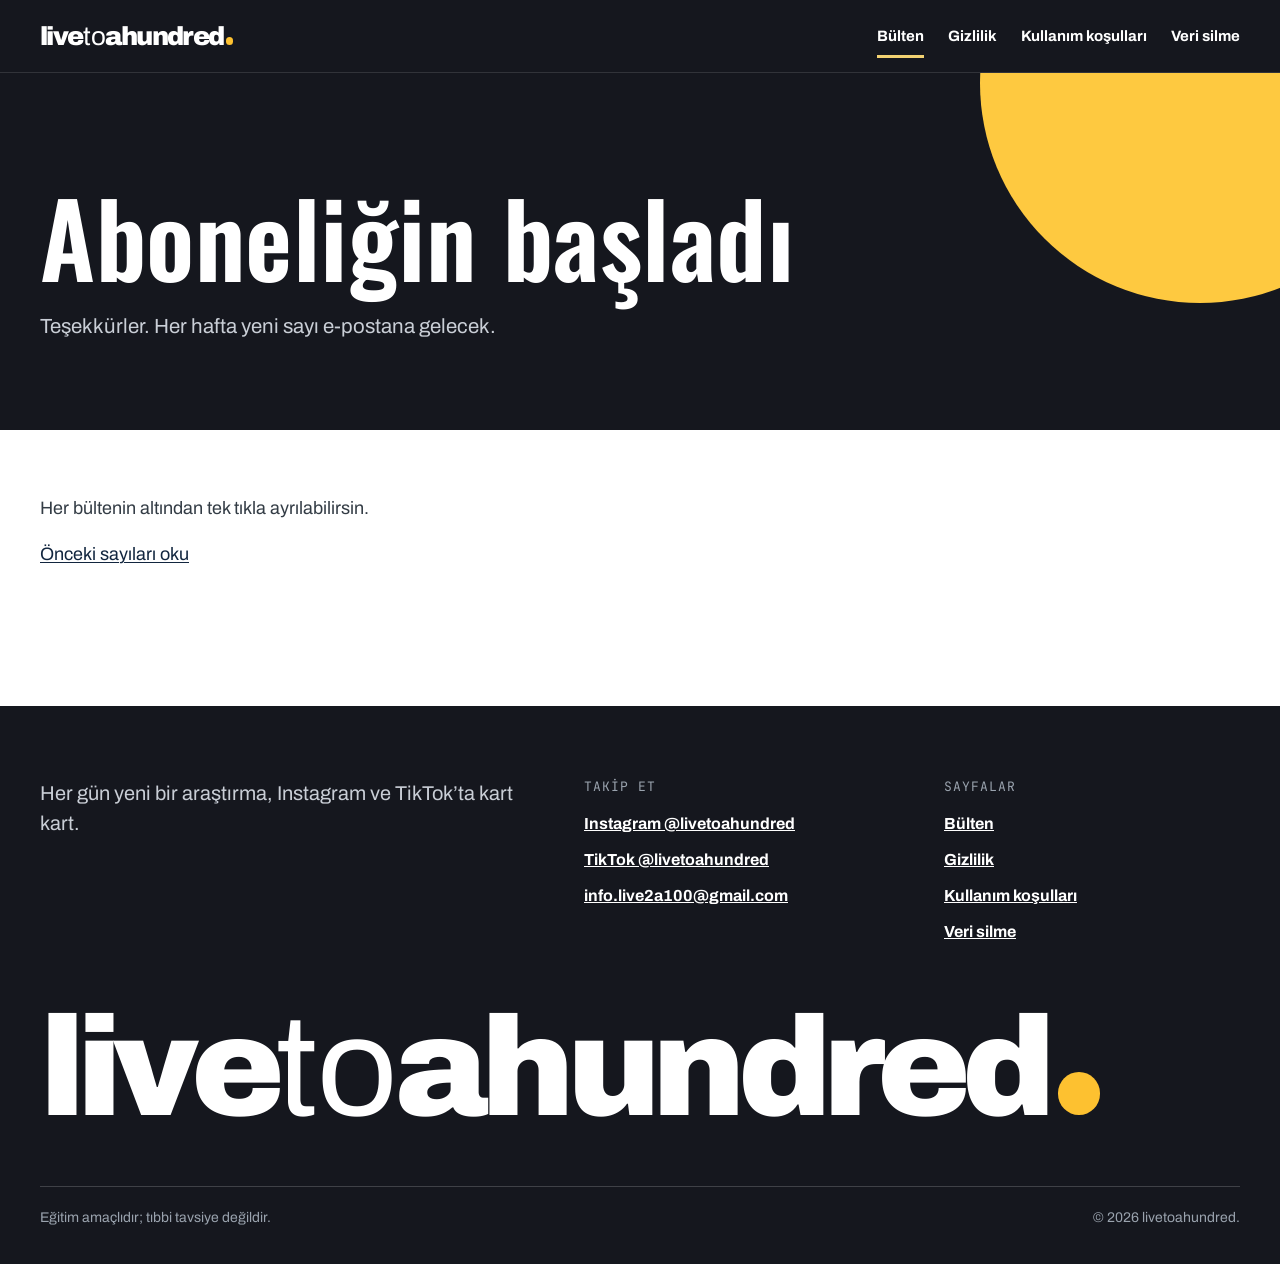
<file: newsletter/hosgeldin/index.html>
<!doctype html>
<html lang="tr">
<head>
<meta charset="utf-8">
<meta name="viewport" content="width=device-width, initial-scale=1">
<title>Aboneliğin başladı · livetoahundred</title>
<meta name="description" content="Teşekkürler. Her hafta yeni sayı e-postana gelecek.">
<link rel="icon" type="image/png" sizes="32x32" href="../../assets/favicon-32.png">
<link rel="apple-touch-icon" href="../../assets/apple-touch-icon.png">
<link rel="stylesheet" href="../../assets/site/l2a-tokens.css">
<link rel="stylesheet" href="../../assets/site/bundle.css">
<link rel="stylesheet" href="../../assets/site/landing.css">
<link rel="stylesheet" href="../../assets/site/site.css">
<style>
    .sc-placeholder{background:color-mix(in srgb,currentColor 8%,transparent);
      border:1px solid color-mix(in srgb,currentColor 50%,transparent);
      border-radius:2px;box-sizing:border-box;overflow:hidden}
    @keyframes sc-shine{0%{background-position:100% 50%}100%{background-position:0% 50%}}
    html.sc-dc-streaming .sc-placeholder,
    html.sc-dc-streaming .sc-interp.sc-missing{position:relative;
      background:color-mix(in srgb,currentColor 5%,transparent);
      border-color:transparent}
    html.sc-dc-streaming .sc-placeholder::before,
    html.sc-dc-streaming .sc-interp.sc-missing::before{content:'';
      position:absolute;inset:0;pointer-events:none;
      background:linear-gradient(90deg,rgba(217,119,87,0) 25%,rgba(247,225,211,.95) 37%,rgba(217,119,87,0) 63%);
      background-size:400% 100%;animation:sc-shine 1.4s ease infinite}
    html.sc-dc-streaming .sc-placeholder:nth-child(n+9 of .sc-placeholder)::before,
    html.sc-dc-streaming .sc-interp.sc-missing:nth-child(n+9 of .sc-interp.sc-missing)::before{animation:none;
      background:color-mix(in srgb,currentColor 8%,transparent)}
    .sc-placeholder-error{padding:4px 8px;font:11px/1.4 ui-monospace,monospace;
      color:color-mix(in srgb,currentColor 70%,transparent);word-break:break-word}
    .sc-interp.sc-missing{display:inline-block;width:2em;height:1em;overflow:hidden;
      vertical-align:text-bottom;background:rgba(255,255,255,.3);border:1px solid rgba(0,0,0,.5);
      border-radius:2px;box-sizing:border-box;color:transparent;
      user-select:none}
    .sc-interp.sc-unresolved{font-family:ui-monospace,monospace;font-size:.85em;
      color:color-mix(in srgb,currentColor 50%,transparent);
      background:color-mix(in srgb,currentColor 10%,transparent);border-radius:3px;
      padding:0 3px}
    .sc-host.sc-has-error{position:relative}
    .sc-logic-error{position:absolute;top:8px;left:8px;z-index:2147483647;max-width:60ch;
      padding:6px 10px;background:#b00020;color:#fff;font:12px/1.4 ui-monospace,monospace;
      border-radius:4px;white-space:pre-wrap;pointer-events:none}
    /* Mirrors PRINT_BASELINE_CSS in apps/web deck-stage-export.ts — keep both
       in sync until dc-runtime regains a build step. */
    @media print {
      @page { margin: 0.5cm; }
      figure, table { break-inside: avoid; }
      #dc-root, #dc-root > .sc-host { height: auto; }
      *, *::before, *::after {
        print-color-adjust: exact; -webkit-print-color-adjust: exact;
        backdrop-filter: none !important; -webkit-backdrop-filter: none !important;
        animation-delay: -99s !important; animation-duration: .001s !important;
        animation-iteration-count: 1 !important; animation-fill-mode: both !important;
        animation-play-state: running !important; transition-duration: 0s !important;
      }
    }
  </style>
<style>x-dc{display:none!important}</style>
<style data-dc-tpl="1">
body{margin:0}
</style>
<style data-dc-tpl="1">
body{margin:0}
</style>
<style data-dc-tpl="1">
body{margin:0}
</style>
</head>
<body style="margin:0; background:#15171e">
<div id="dc-root"><div class="sc-host" data-sc-name="Bulten"><div lang="tr" style="min-height: 100vh; background: rgb(255, 255, 255); font-family: var(--font-text, 'Archivo', sans-serif);"><div class="sc-host" data-sc-name="SiteHeader"><header class="lp-dark" style="background: rgb(21, 23, 30); border-bottom: 1px solid rgba(255, 255, 255, 0.12); font-family: var(--font-text, 'Archivo', sans-serif);"><div style="width: 100%; max-width: 1240px; margin: 0px auto; box-sizing: border-box; padding: 14px 20px; display: flex; flex-wrap: wrap; align-items: center; justify-content: space-between; gap: 4px 24px;"><a class="lp-pulse" href="../../" aria-label="livetoahundred ana sayfa" style="display: inline-flex; align-items: center; min-height: 44px; text-decoration: none;"><div class="sc-host-x" style="display: contents;"><span class="wordmark l2a-wordmark l2a-wordmark--white" role="img" aria-label="livetoahundred." style="font-size: 26px;"><span aria-hidden="true">live</span><span class="l2a-wordmark__to" aria-hidden="true">to</span><span aria-hidden="true">ahundred</span><span class="l2a-wordmark__dot" aria-hidden="true"></span></span></div></a><nav class="lp-nav" aria-label="Sayfalar"><ul style="margin: 0px; padding: 0px; list-style: none; display: flex; flex-wrap: wrap; align-items: center; gap: 0px 24px;"><li><a href="../../newsletter/" aria-current="page" style="display: inline-block; padding: 13px 0px; color: rgb(255, 255, 255); font-size: 15px; line-height: 1.2; font-weight: 700; text-decoration: none;">Bülten</a></li><li><a href="../../privacy/" style="display: inline-block; padding: 13px 0px; color: rgb(255, 255, 255); font-size: 15px; line-height: 1.2; font-weight: 700; text-decoration: none;">Gizlilik</a></li><li><a href="../../terms/" style="display: inline-block; padding: 13px 0px; color: rgb(255, 255, 255); font-size: 15px; line-height: 1.2; font-weight: 700; text-decoration: none;">Kullanım koşulları</a></li><li><a href="../../data-deletion/" style="display: inline-block; padding: 13px 0px; color: rgb(255, 255, 255); font-size: 15px; line-height: 1.2; font-weight: 700; text-decoration: none;">Veri silme</a></li></ul></nav></div></header></div><main><section aria-labelledby="sayfa-basligi" style="position: relative; overflow: clip; background: rgb(21, 23, 30); color: rgb(255, 255, 255);"><div class="lp-sun" aria-hidden="true"></div><div style="position: relative; width: 100%; max-width: 1240px; margin: 0px auto; box-sizing: border-box; padding: 112px 20px 88px;"><div class="lp-title" style="display: flex; flex-direction: column; gap: 24px;"><h1 id="sayfa-basligi" class="lp-fade" style="margin: 0px; font-family: var(--font-display, 'Oswald', sans-serif); font-size: clamp(64px, 8vw, 132px); line-height: 1; font-weight: 600; letter-spacing: 0.5px; color: rgb(255, 255, 255);">Aboneliğin başladı</h1><p class="lp-fade" style="margin: 0px; max-width: 640px; font-size: clamp(19px, 1.6vw, 24px); line-height: 1.5; color: rgb(201, 206, 214); animation-delay: 0.15s;">Teşekkürler. Her hafta yeni sayı e-postana gelecek.</p></div></div></section><div class="lp-doc" style="width: 100%; max-width: 1240px; margin: 0px auto; box-sizing: border-box; padding: 64px 20px 120px; display: flex; flex-direction: column; gap: 64px;"><div class="l2a-prose">
<p>Her bültenin altından tek tıkla ayrılabilirsin.</p>
<p><a href="../">Önceki sayıları oku</a></p>
</div></div></main><div class="sc-host" data-sc-name="SiteFooter"><footer class="lp-dark" style="background: rgb(21, 23, 30); color: rgb(255, 255, 255); overflow: clip; font-family: var(--font-text, 'Archivo', sans-serif);"><div lang="tr" style="width: 100%; max-width: 1240px; margin: 0px auto; box-sizing: border-box; padding: 72px 20px 36px; display: flex; flex-direction: column; gap: 48px;"><div style="display: flex; flex-wrap: wrap; align-items: flex-start; gap: 32px 64px;"><p style="flex: 999 1 320px; min-width: 0px; max-width: 480px; margin: 0px; font-size: 20px; line-height: 1.5; color: rgb(201, 206, 214);">Her gün yeni bir araştırma, Instagram ve TikTok’ta kart kart.</p><nav aria-label="Takip et" style="flex: 1 1 200px; min-width: 0px; display: flex; flex-direction: column; gap: 10px;"><p style="margin: 0px; font-family: var(--font-mono, 'JetBrains Mono', monospace); font-size: 13px; line-height: 1.4; letter-spacing: 0.08em; color: rgb(154, 163, 174);">TAKİP ET</p><ul style="margin: 0px; padding: 0px; list-style: none; display: flex; flex-direction: column; font-size: 16px; line-height: 1.5; font-weight: 700;"><li><a href="https://www.instagram.com/livetoahundred/" style="display: inline-block; padding: 6px 0px; color: rgb(255, 255, 255);">Instagram @livetoahundred</a></li><li><a href="https://www.tiktok.com/@livetoahundred" style="display: inline-block; padding: 6px 0px; color: rgb(255, 255, 255);">TikTok @livetoahundred</a></li><li><a href="mailto:info.live2a100@gmail.com" style="display: inline-block; padding: 6px 0px; color: rgb(255, 255, 255);">info.live2a100@gmail.com</a></li></ul></nav><nav aria-label="Sayfalar" style="flex: 1 1 200px; min-width: 0px; display: flex; flex-direction: column; gap: 10px;"><p style="margin: 0px; font-family: var(--font-mono, 'JetBrains Mono', monospace); font-size: 13px; line-height: 1.4; letter-spacing: 0.08em; color: rgb(154, 163, 174);">SAYFALAR</p><ul style="margin: 0px; padding: 0px; list-style: none; display: flex; flex-direction: column; font-size: 16px; line-height: 1.5; font-weight: 700;"><li><a href="../../newsletter/" style="display: inline-block; padding: 6px 0px; color: rgb(255, 255, 255);">Bülten</a></li><li><a href="../../privacy/" style="display: inline-block; padding: 6px 0px; color: rgb(255, 255, 255);">Gizlilik</a></li><li><a href="../../terms/" style="display: inline-block; padding: 6px 0px; color: rgb(255, 255, 255);">Kullanım koşulları</a></li><li><a href="../../data-deletion/" style="display: inline-block; padding: 6px 0px; color: rgb(255, 255, 255);">Veri silme</a></li></ul></nav></div><div class="lp-pulse" style="line-height: 1;"><div class="sc-host-x" style="display: contents;"><span class="wordmark l2a-wordmark l2a-wordmark--white" role="img" aria-label="livetoahundred." style="font-size: clamp(40px, 11vw, 160px);"><span aria-hidden="true">live</span><span class="l2a-wordmark__to" aria-hidden="true">to</span><span aria-hidden="true">ahundred</span><span class="l2a-wordmark__dot" aria-hidden="true"></span></span></div></div><div style="display: flex; flex-wrap: wrap; justify-content: space-between; gap: 8px 24px; padding-top: 20px; border-top: 1px solid rgba(255, 255, 255, 0.18); font-size: 14px; line-height: 1.5; color: rgb(154, 163, 174);"><p style="margin: 0px;">Eğitim amaçlıdır; tıbbi tavsiye değildir.</p><p style="margin: 0px;">© 2026 livetoahundred.</p></div></div></footer></div></div></div></div>
<script data-goatcounter="https://livetoa100.goatcounter.com/count" async src="../../assets/count.js"></script>
</body>
</html>
</file>
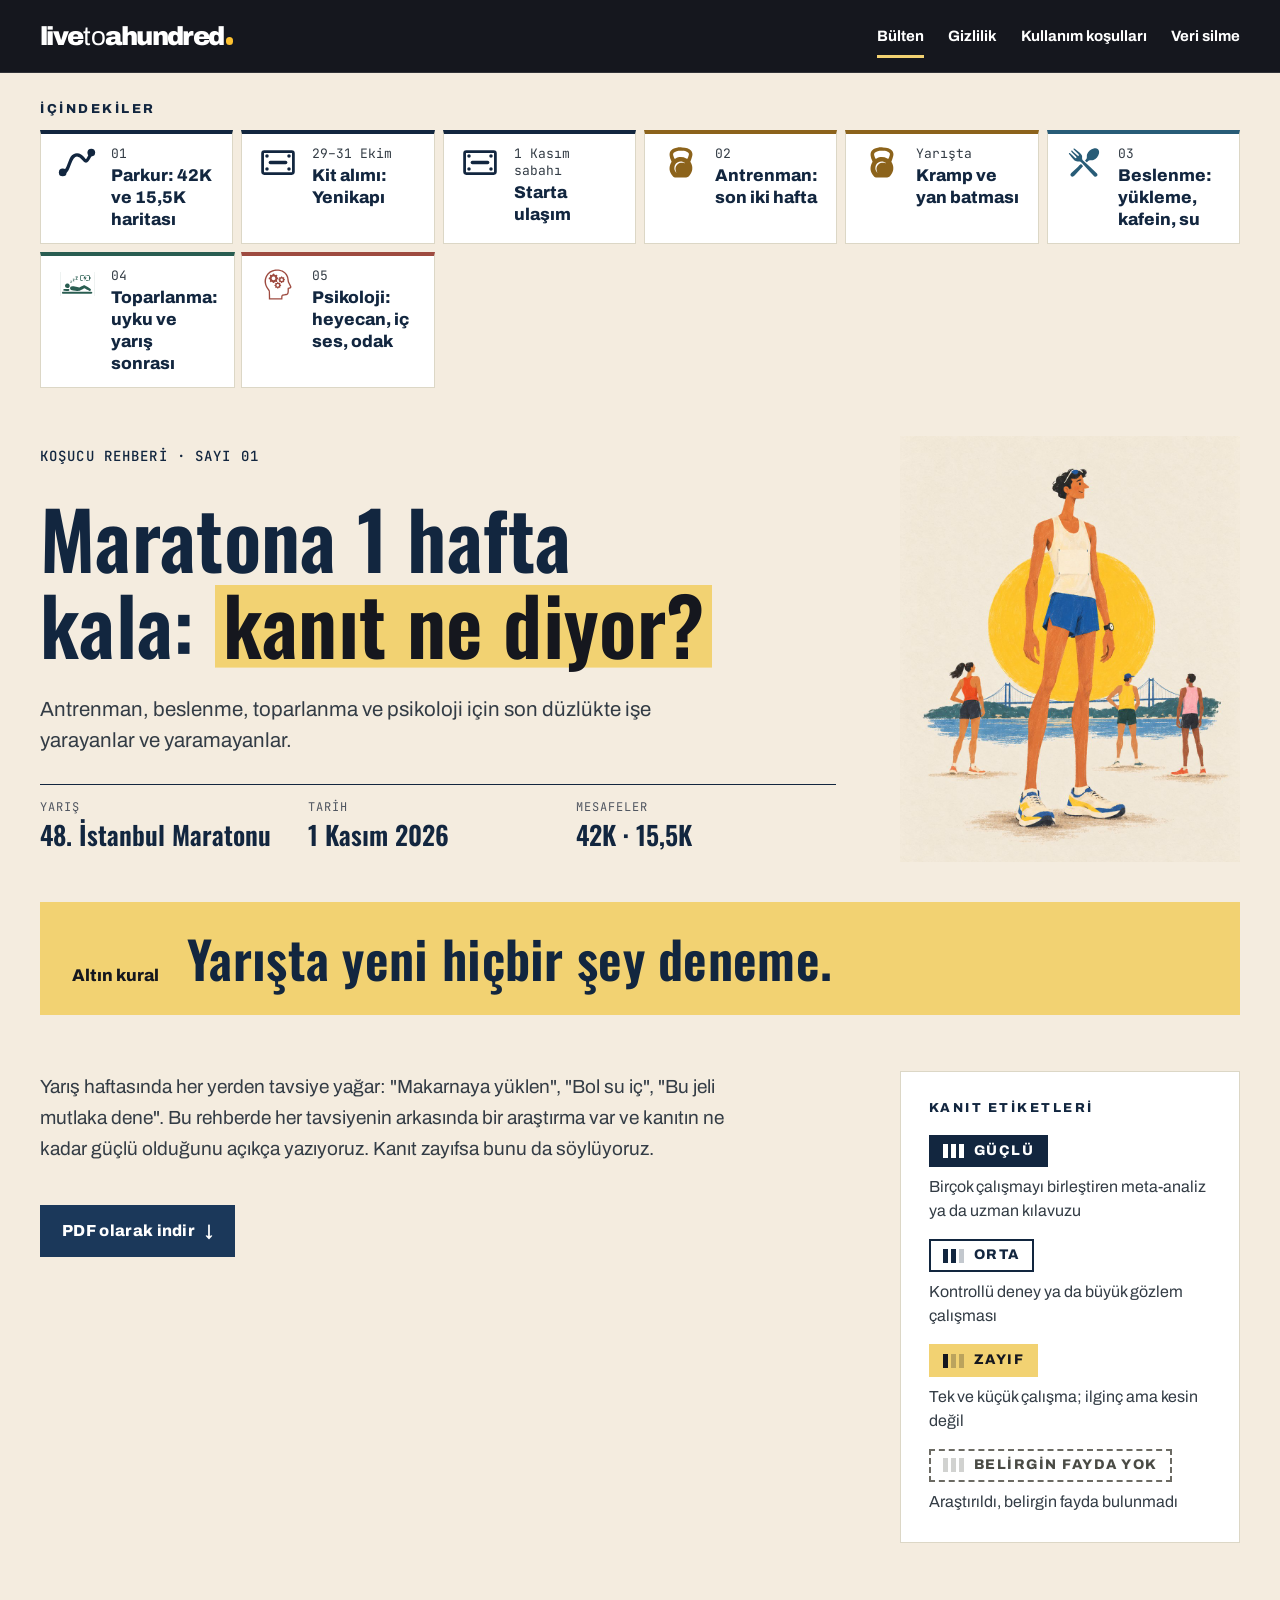
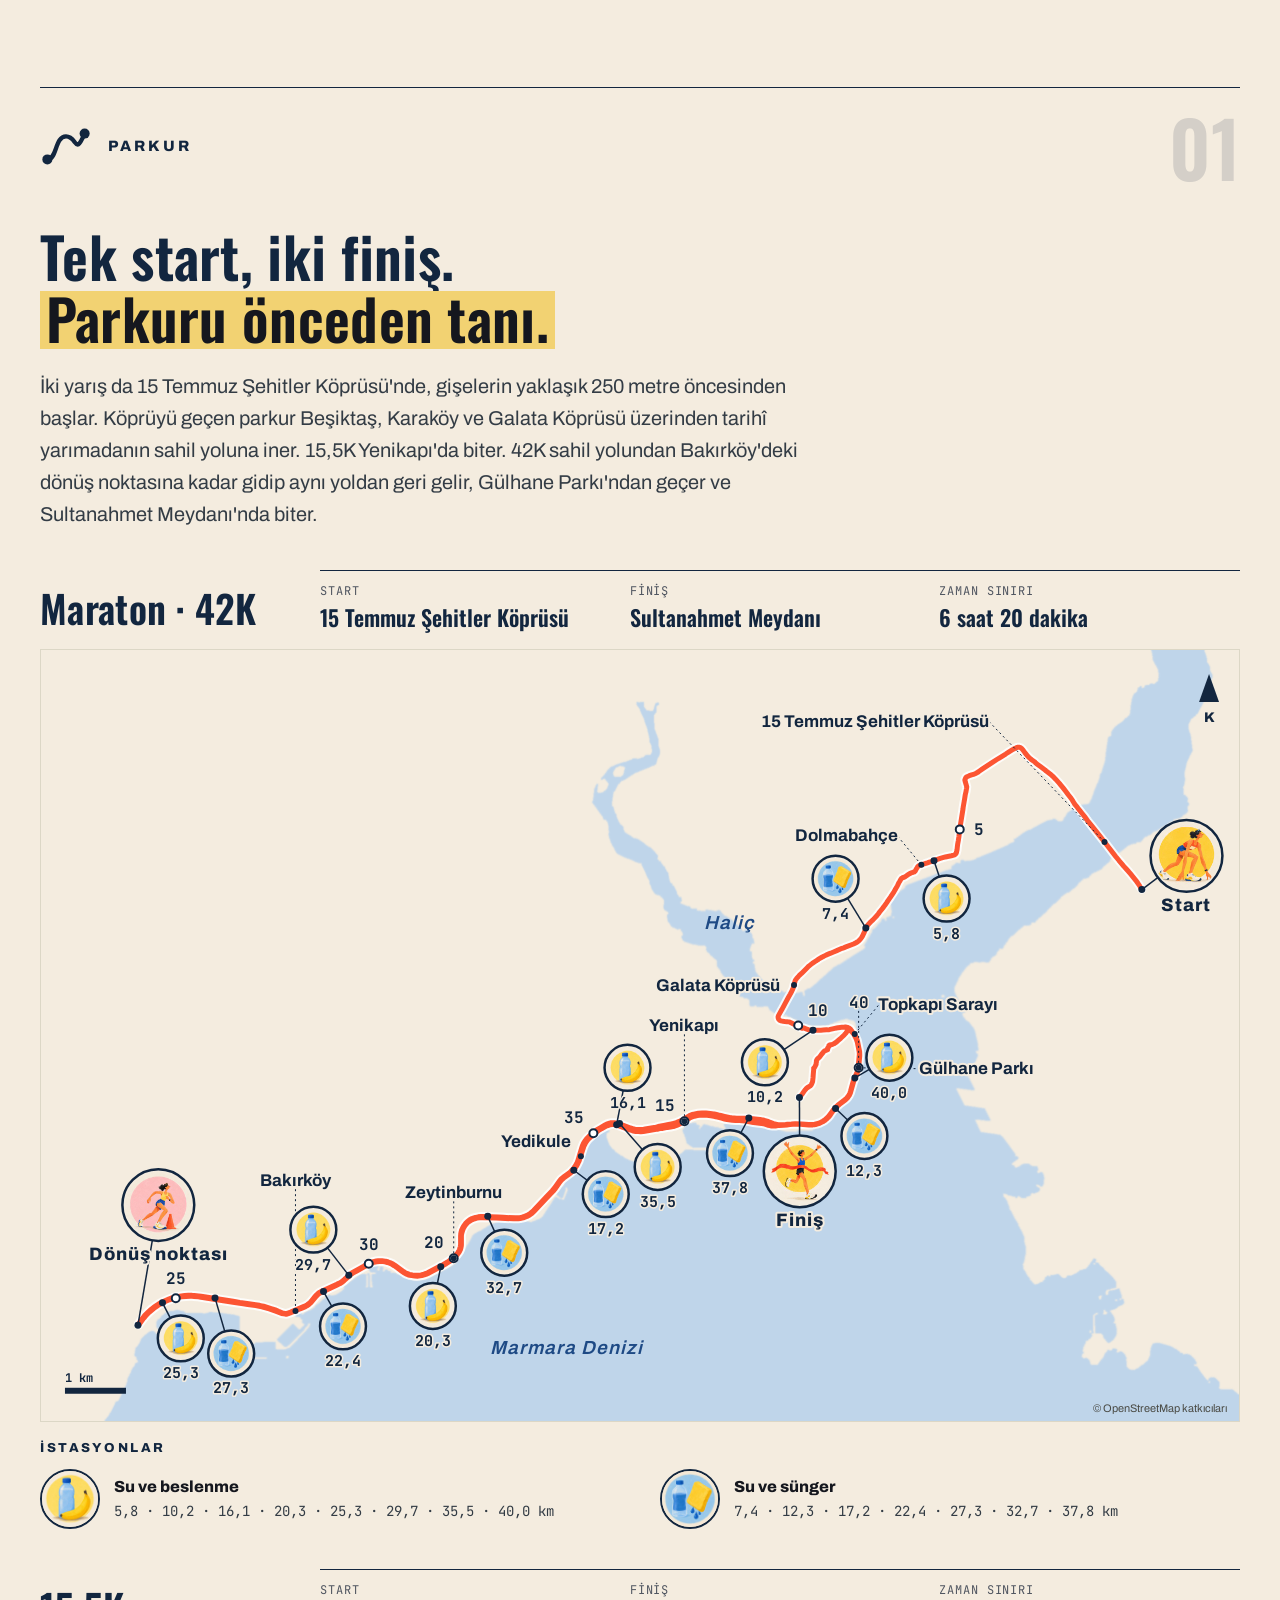
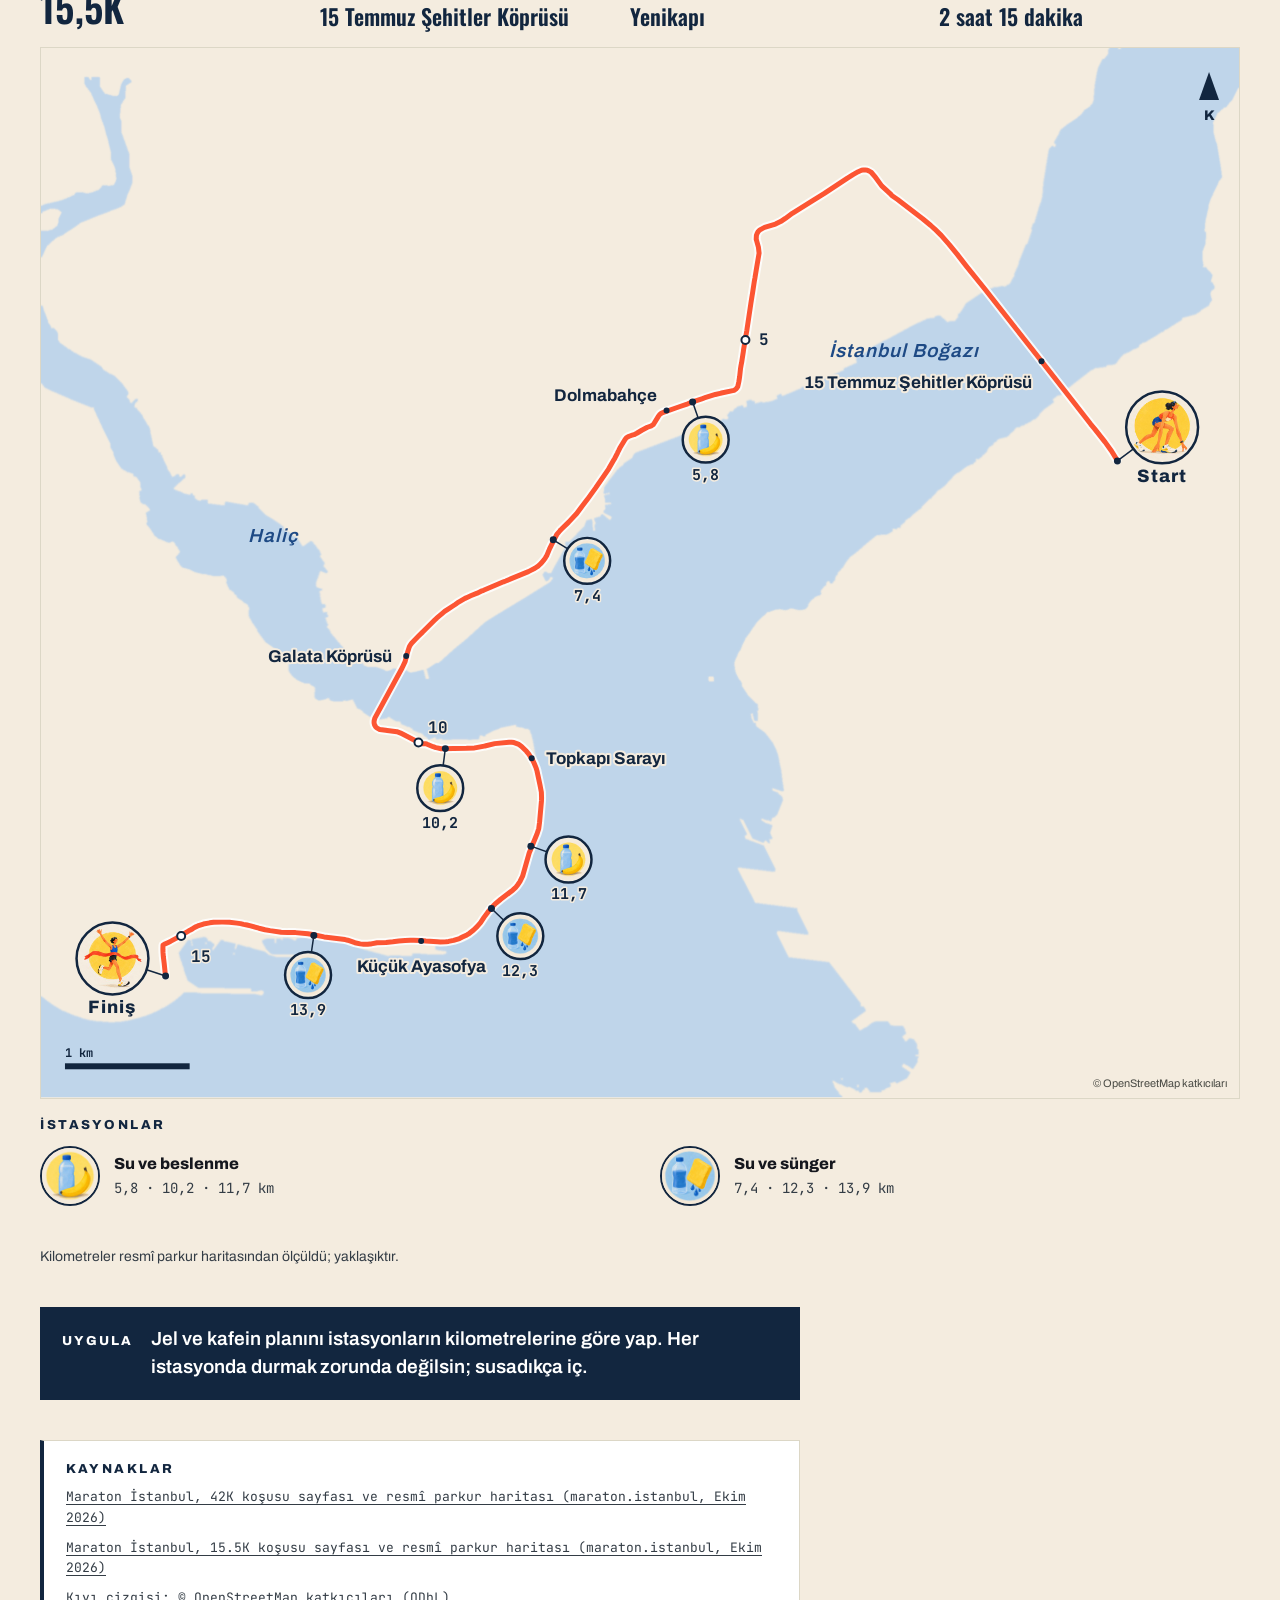
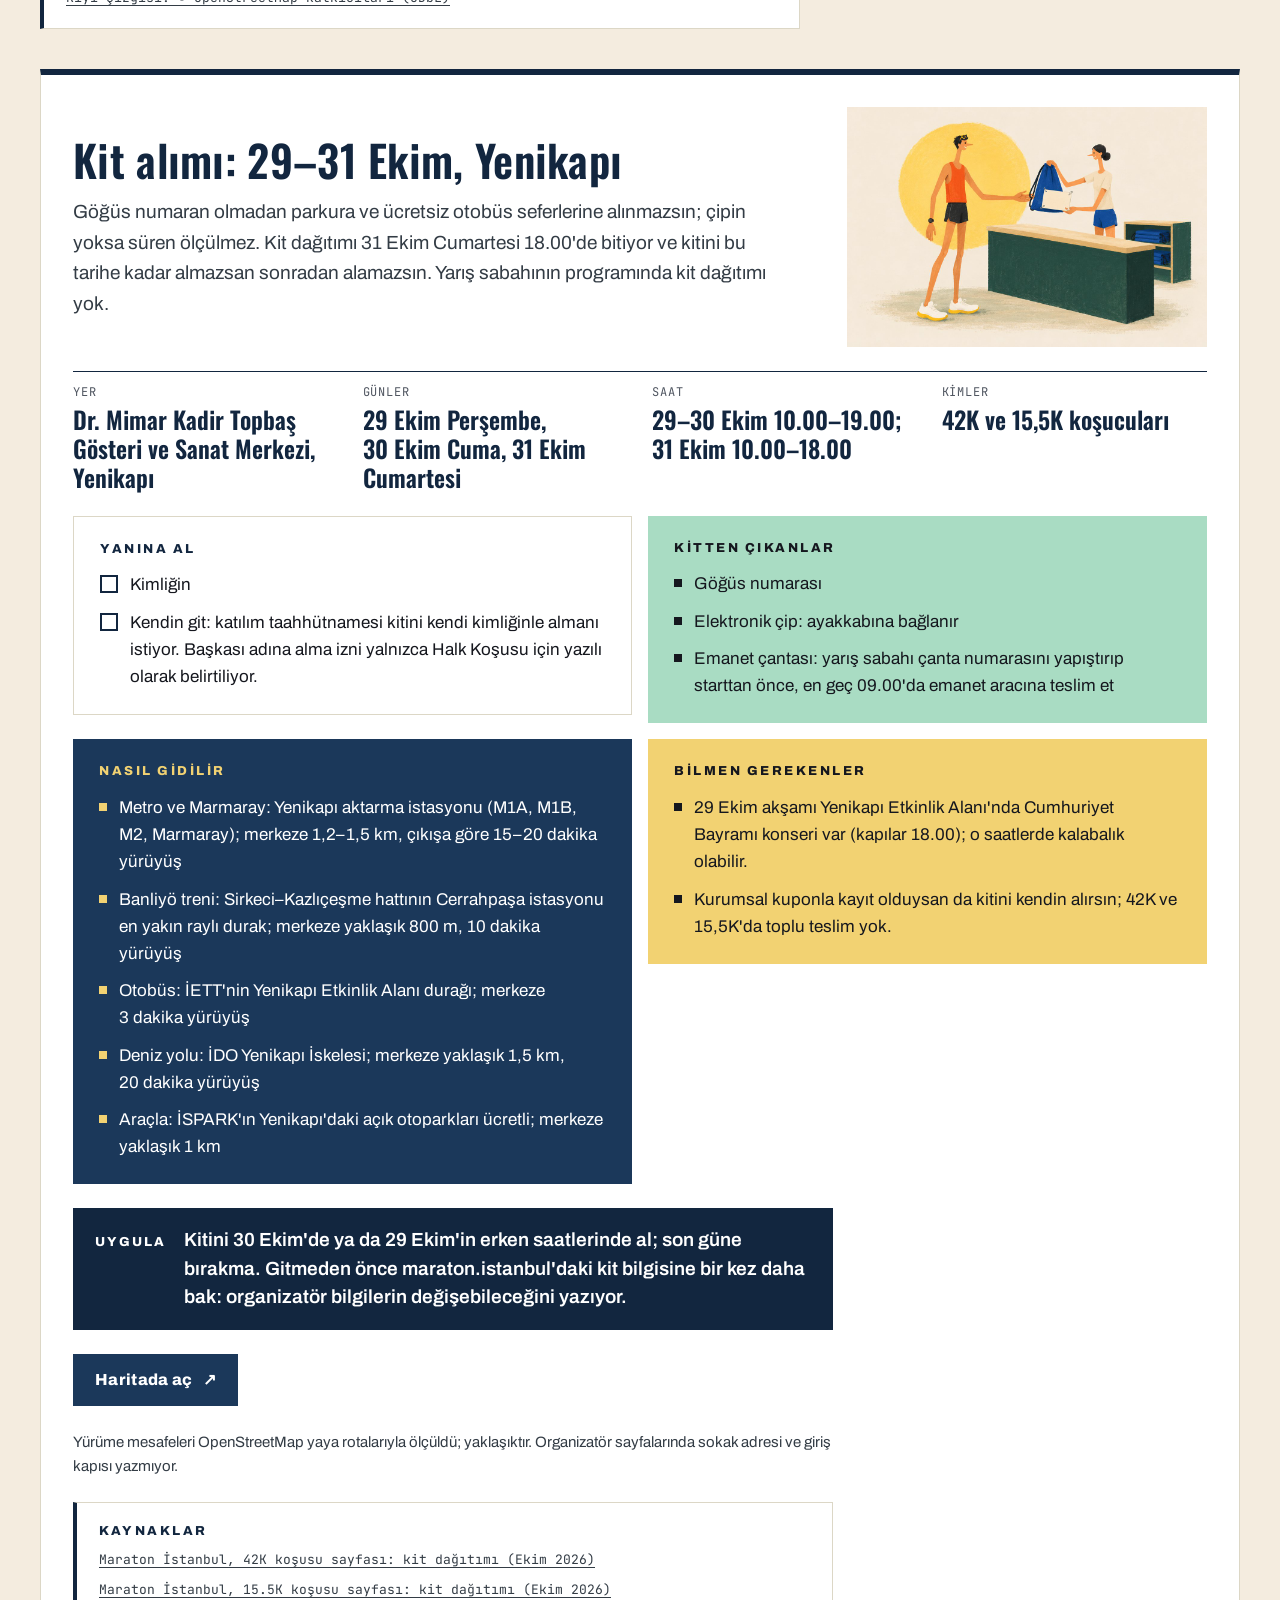
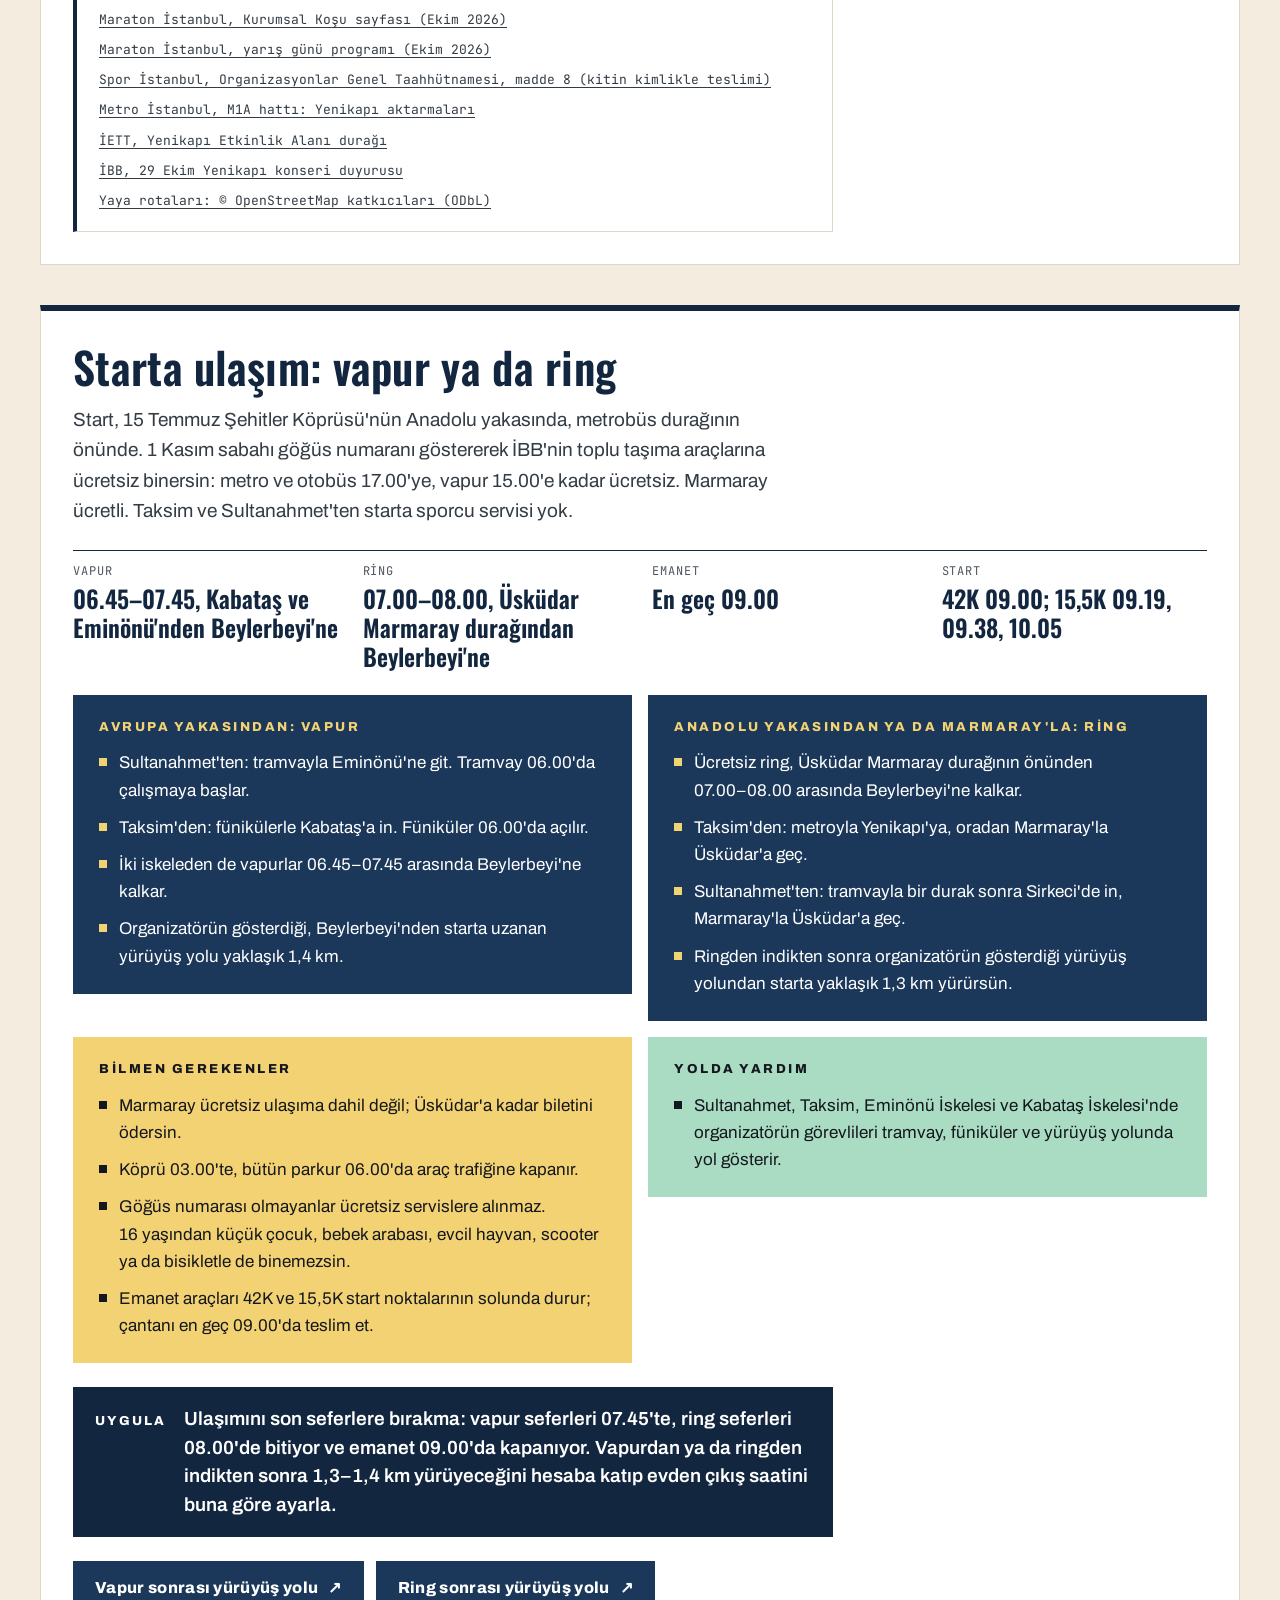
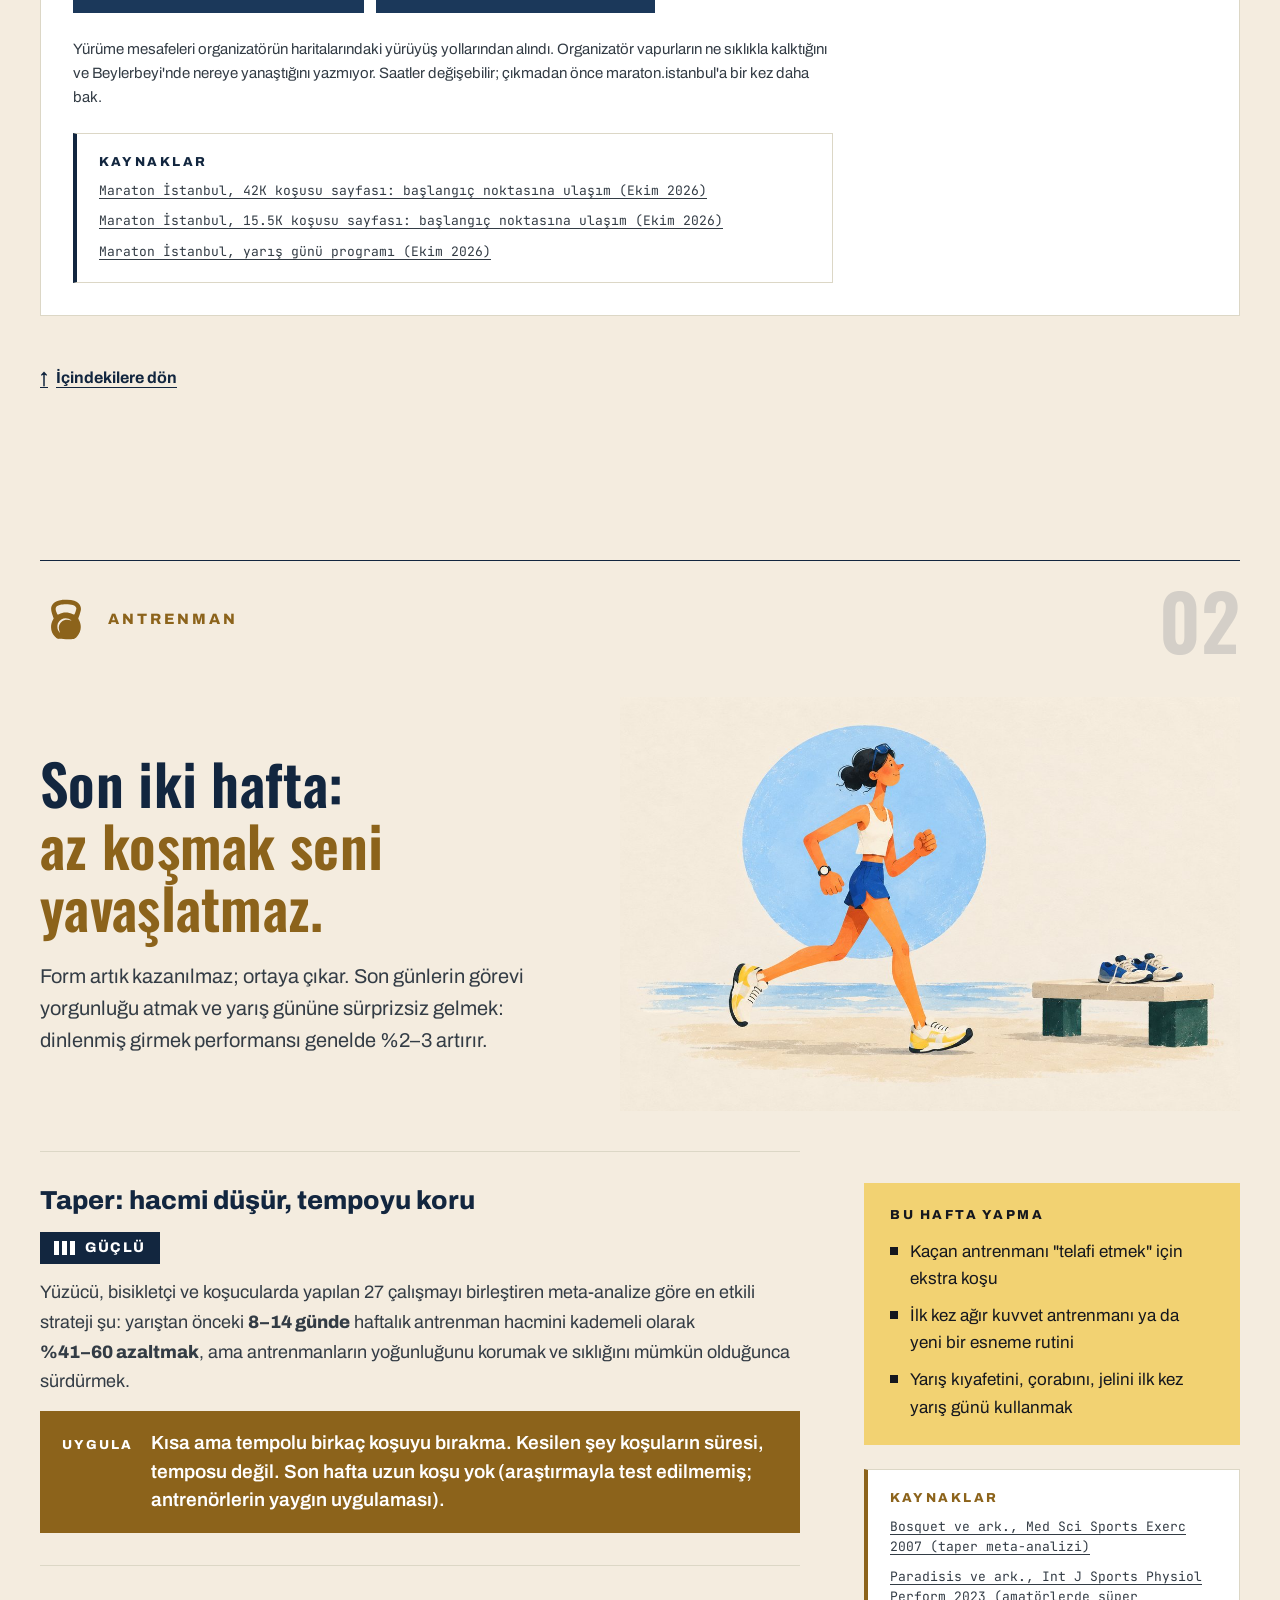
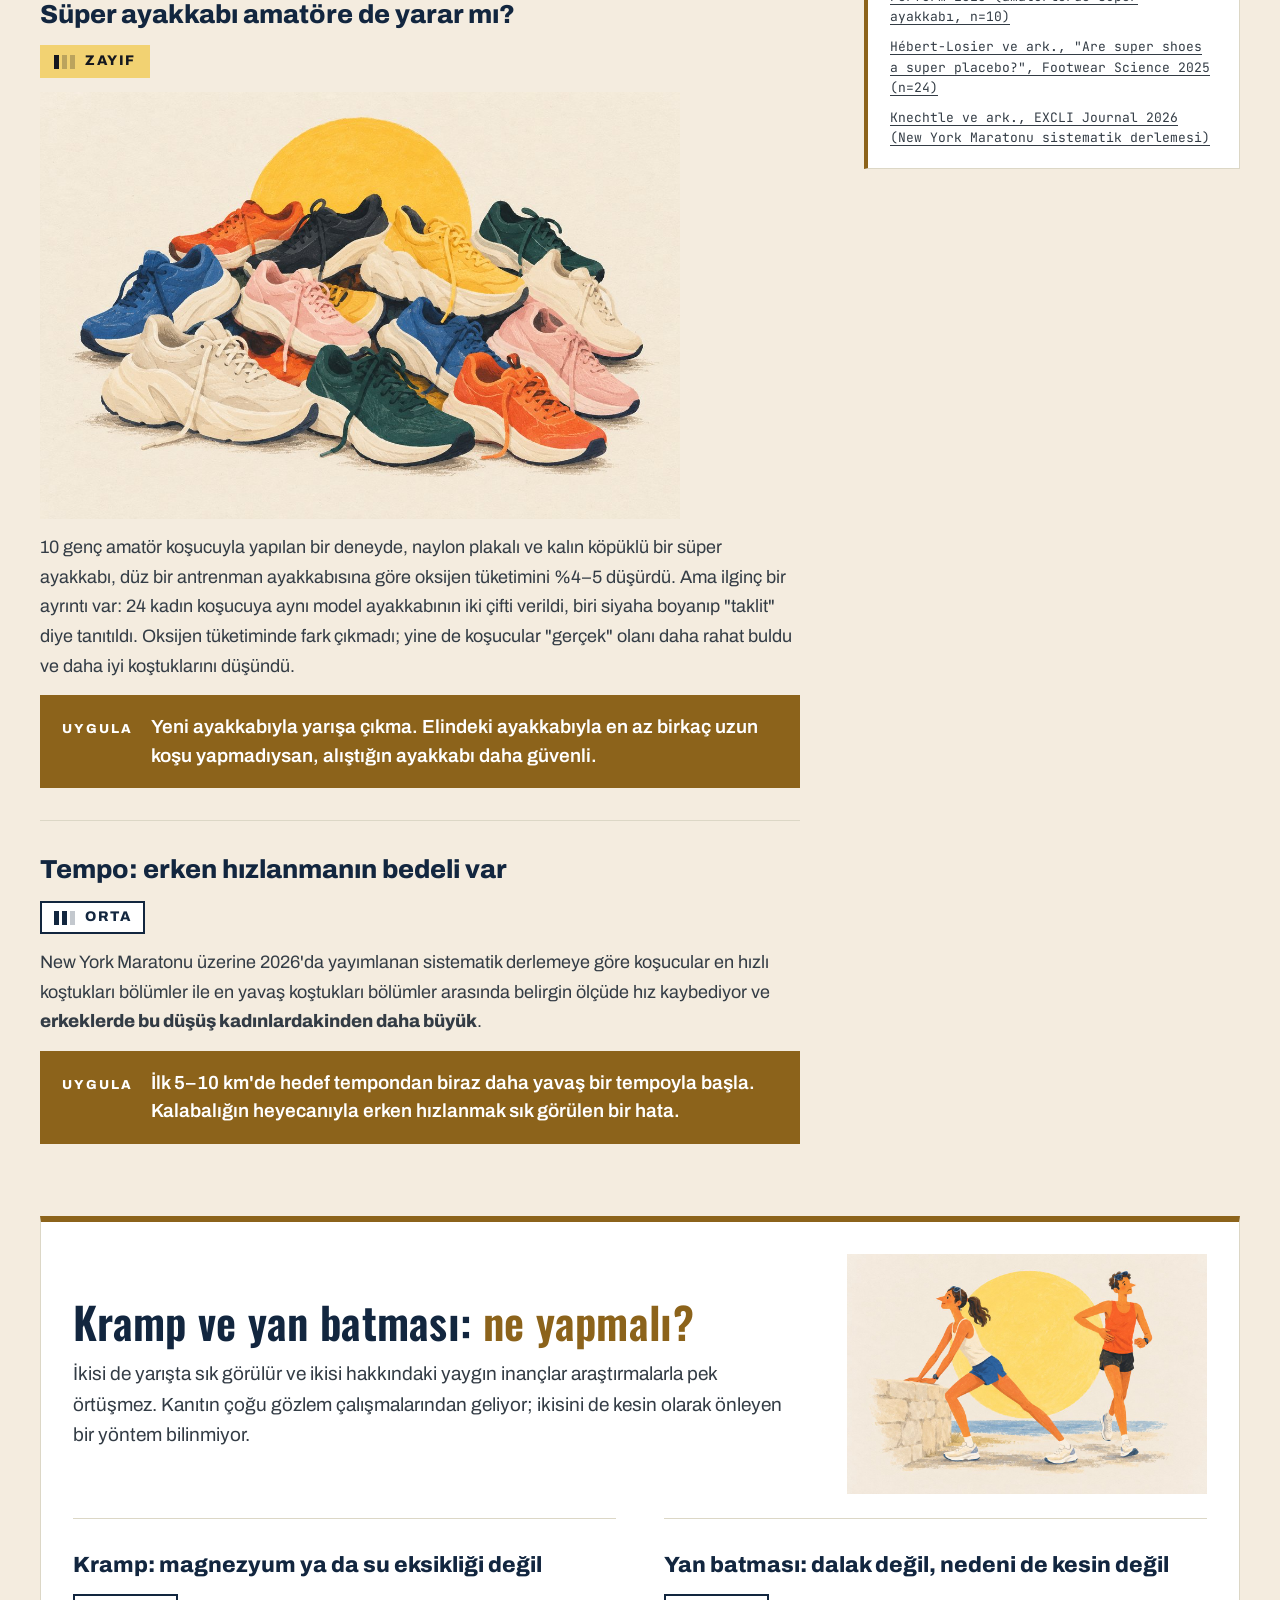
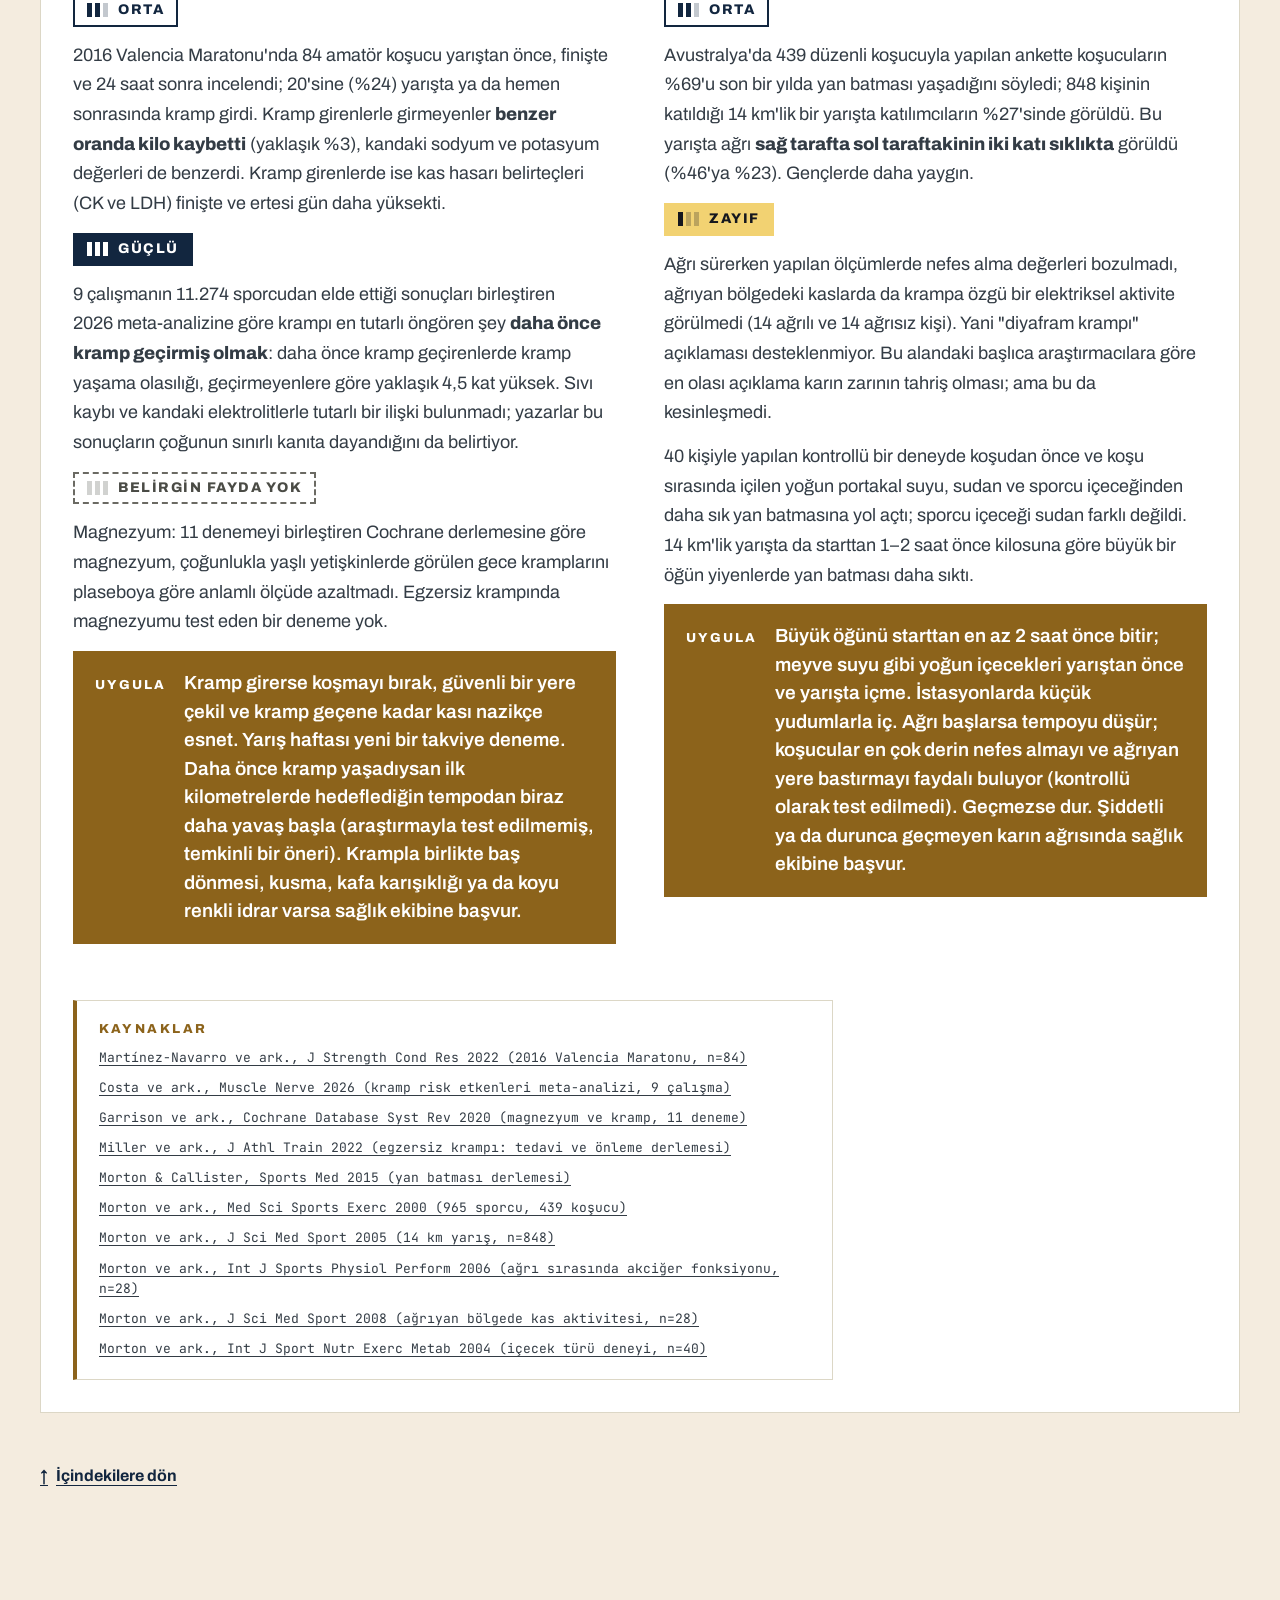
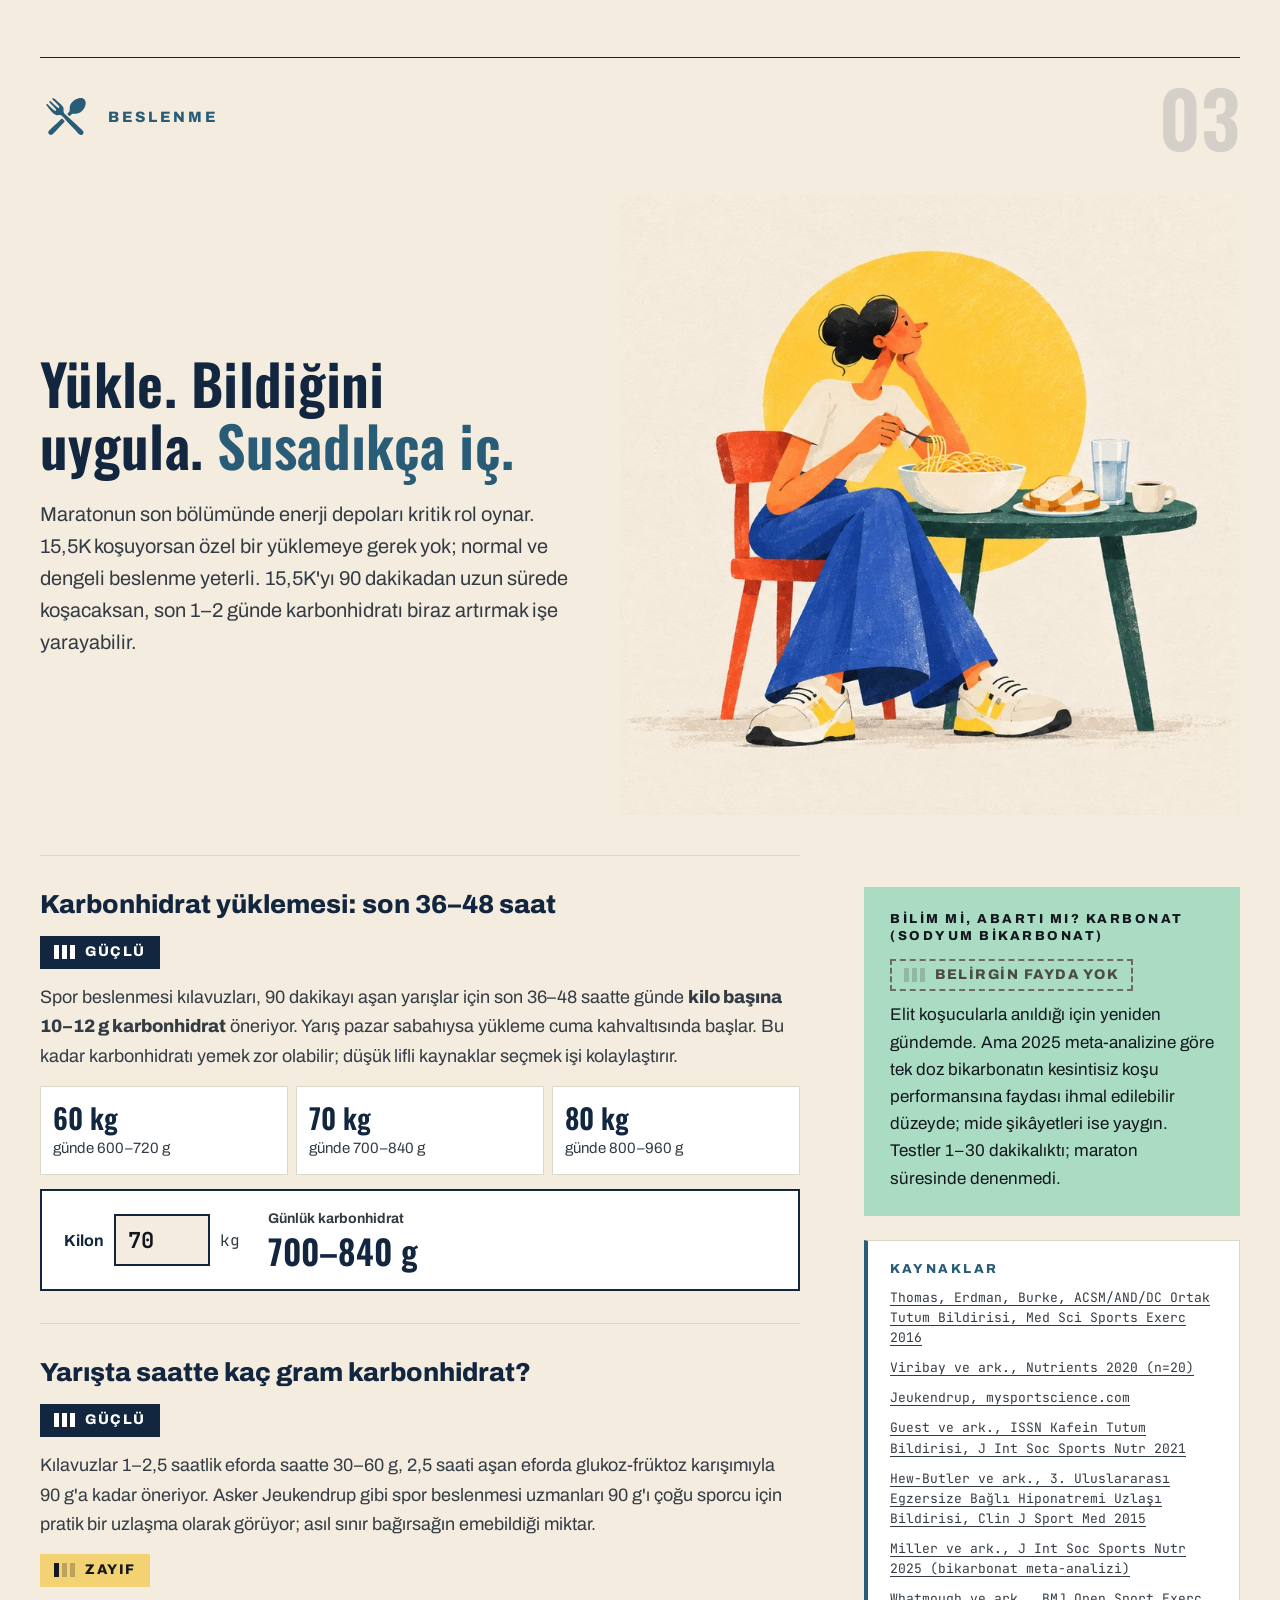
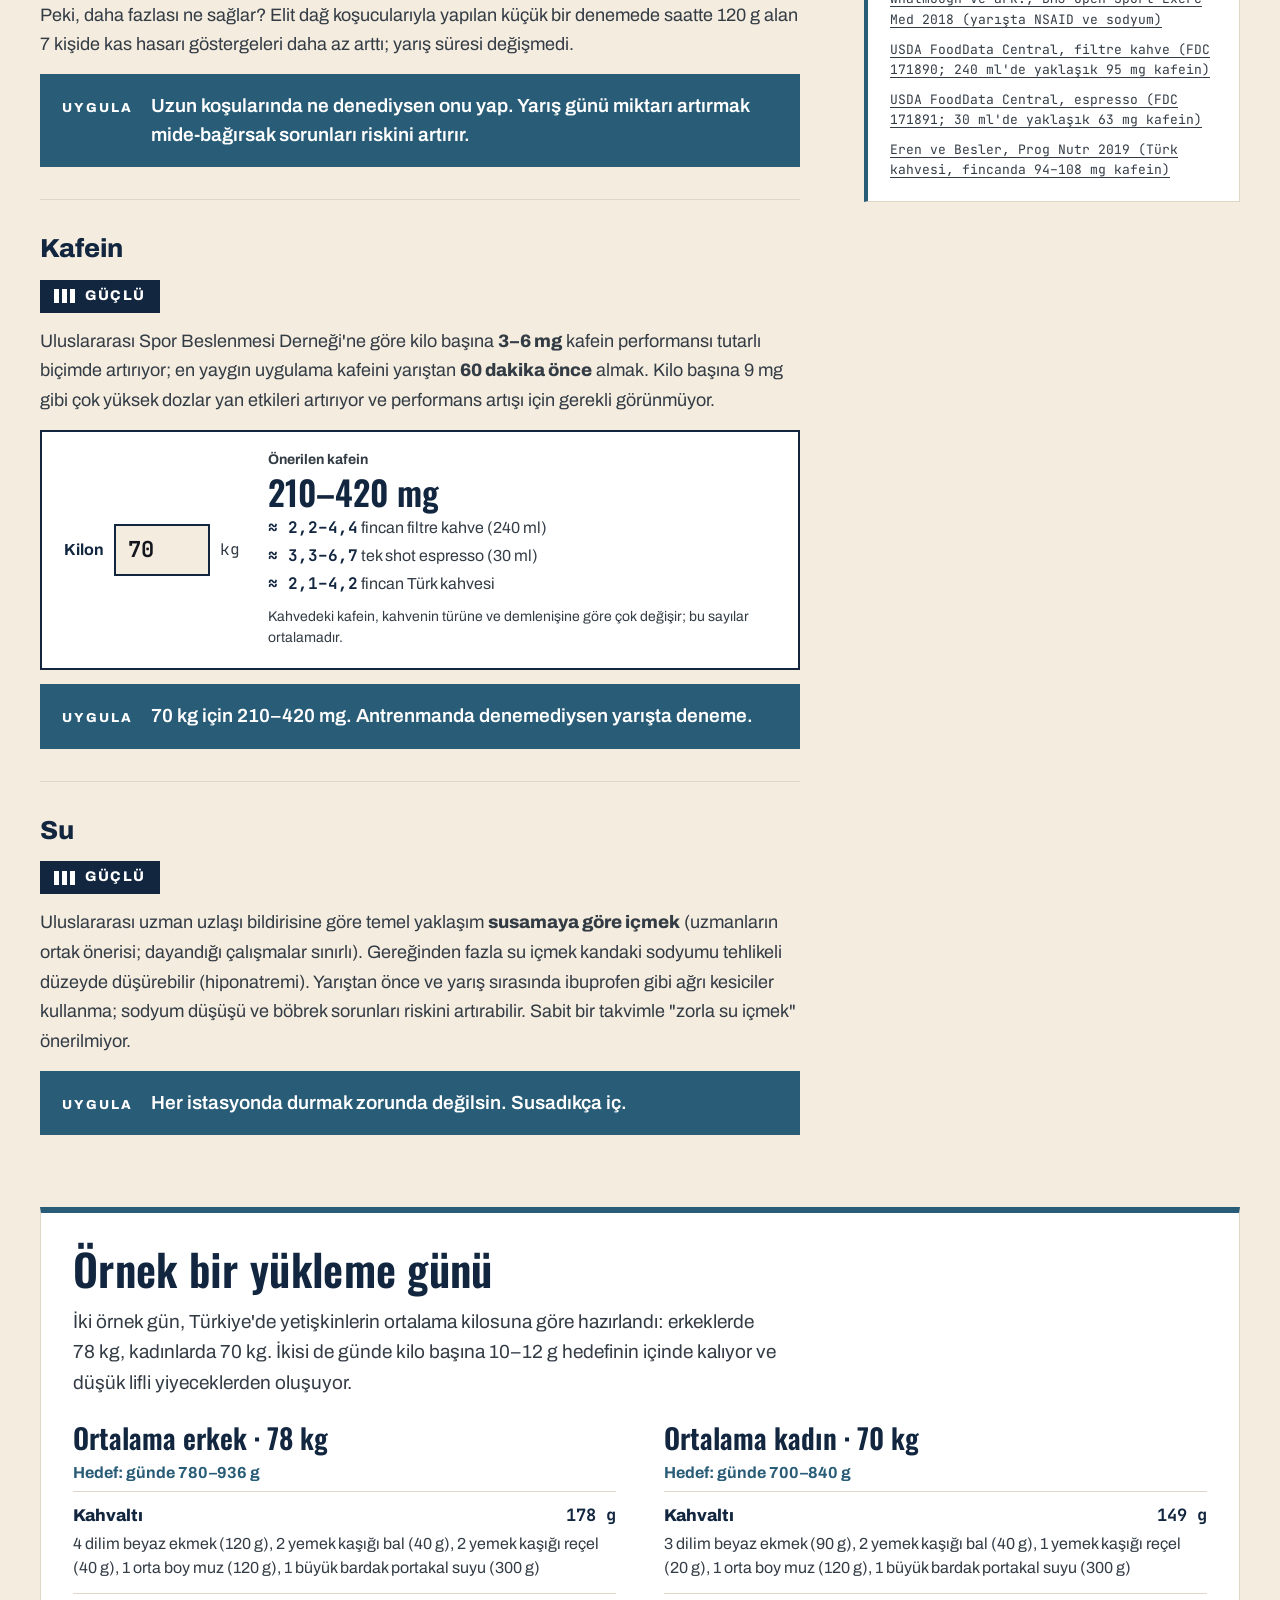
<file: newsletter/maraton-oncesi-kanit-rehberi/index.html>
<!doctype html>
<html lang="tr">
<head>
<meta charset="utf-8">
<meta name="viewport" content="width=device-width, initial-scale=1">
<title>Maratona 1 hafta kala: kanıt ne diyor? · livetoahundred</title>
<meta name="description" content="Antrenman, beslenme, toparlanma ve psikoloji için son düzlükte işe yarayanlar ve yaramayanlar.">
<link rel="icon" type="image/png" sizes="32x32" href="../../assets/favicon-32.png">
<link rel="apple-touch-icon" href="../../assets/apple-touch-icon.png">
<link rel="stylesheet" href="../../assets/site/l2a-tokens.css">
<link rel="stylesheet" href="../../assets/site/bundle.css">
<link rel="stylesheet" href="../../assets/newsletter/maraton-oncesi-kanit-rehberi/landing.css">
<link rel="stylesheet" href="../../assets/site/site.css">
<meta property="og:type" content="article">
<meta property="og:title" content="Maratona 1 hafta kala: kanıt ne diyor?">
<meta property="og:description" content="Antrenman, beslenme, toparlanma ve psikoloji için son düzlükte işe yarayanlar ve yaramayanlar.">
<meta property="og:image" content="https://livetoa100.com/assets/newsletter/maraton-oncesi-kanit-rehberi/paylasim.jpg">
<meta property="og:image:width" content="1200">
<meta property="og:image:height" content="630">
<meta property="og:url" content="https://livetoa100.com/newsletter/maraton-oncesi-kanit-rehberi/">
<meta name="twitter:card" content="summary_large_image">
<style>
    .sc-placeholder{background:color-mix(in srgb,currentColor 8%,transparent);
      border:1px solid color-mix(in srgb,currentColor 50%,transparent);
      border-radius:2px;box-sizing:border-box;overflow:hidden}
    @keyframes sc-shine{0%{background-position:100% 50%}100%{background-position:0% 50%}}
    html.sc-dc-streaming .sc-placeholder,
    html.sc-dc-streaming .sc-interp.sc-missing{position:relative;
      background:color-mix(in srgb,currentColor 5%,transparent);
      border-color:transparent}
    html.sc-dc-streaming .sc-placeholder::before,
    html.sc-dc-streaming .sc-interp.sc-missing::before{content:'';
      position:absolute;inset:0;pointer-events:none;
      background:linear-gradient(90deg,rgba(217,119,87,0) 25%,rgba(247,225,211,.95) 37%,rgba(217,119,87,0) 63%);
      background-size:400% 100%;animation:sc-shine 1.4s ease infinite}
    html.sc-dc-streaming .sc-placeholder:nth-child(n+9 of .sc-placeholder)::before,
    html.sc-dc-streaming .sc-interp.sc-missing:nth-child(n+9 of .sc-interp.sc-missing)::before{animation:none;
      background:color-mix(in srgb,currentColor 8%,transparent)}
    .sc-placeholder-error{padding:4px 8px;font:11px/1.4 ui-monospace,monospace;
      color:color-mix(in srgb,currentColor 70%,transparent);word-break:break-word}
    .sc-interp.sc-missing{display:inline-block;width:2em;height:1em;overflow:hidden;
      vertical-align:text-bottom;background:rgba(255,255,255,.3);border:1px solid rgba(0,0,0,.5);
      border-radius:2px;box-sizing:border-box;color:transparent;
      user-select:none}
    .sc-interp.sc-unresolved{font-family:ui-monospace,monospace;font-size:.85em;
      color:color-mix(in srgb,currentColor 50%,transparent);
      background:color-mix(in srgb,currentColor 10%,transparent);border-radius:3px;
      padding:0 3px}
    .sc-host.sc-has-error{position:relative}
    .sc-logic-error{position:absolute;top:8px;left:8px;z-index:2147483647;max-width:60ch;
      padding:6px 10px;background:#b00020;color:#fff;font:12px/1.4 ui-monospace,monospace;
      border-radius:4px;white-space:pre-wrap;pointer-events:none}
    /* Mirrors PRINT_BASELINE_CSS in apps/web deck-stage-export.ts — keep both
       in sync until dc-runtime regains a build step. */
    @media print {
      @page { margin: 0.5cm; }
      figure, table { break-inside: avoid; }
      #dc-root, #dc-root > .sc-host { height: auto; }
      *, *::before, *::after {
        print-color-adjust: exact; -webkit-print-color-adjust: exact;
        backdrop-filter: none !important; -webkit-backdrop-filter: none !important;
        animation-delay: -99s !important; animation-duration: .001s !important;
        animation-iteration-count: 1 !important; animation-fill-mode: both !important;
        animation-play-state: running !important; transition-duration: 0s !important;
      }
    }
  </style>
<style>x-dc{display:none!important}</style>
<style>
body{margin:0}
html{scroll-behavior:smooth}
.bt-kaydir{display:none}
@media (max-width:1021px){.bt-kaydir{display:block}}
@page{size:A5;margin:9mm 8mm 10mm}
@media print{
html,body{background:#f4ecdf !important;-webkit-print-color-adjust:exact;print-color-adjust:exact}
[data-sc-name="SiteHeader"],[data-sc-name="SiteFooter"],form,.bt-noprint,.bt-kaydir{display:none !important}
*{animation:none !important;transition:none !important}
section[data-theme],#parkur,.bt-kart{break-before:page}
section[data-theme]>div,#parkur>div{padding-top:0 !important;padding-bottom:8px !important;gap:18px !important}
#icindekiler{padding-top:0 !important}
header,section[aria-labelledby="bt-giris"]{padding-top:12px !important;padding-bottom:16px !important;gap:16px !important}
article{border-top:0 !important;padding:0 0 16px !important;gap:10px !important}
article>h3:first-child,article>h4:first-child{border-top:1px solid #dcd7c6;padding-top:16px}
.bt-kart{padding:16px !important;gap:16px !important}
section[data-theme] aside{padding-top:0 !important}
figure,aside>div,li,.bt-kutu,.bt-imza,aside[aria-labelledby="bt-kanit"],h2,h3,h4{break-inside:avoid}
.bt-kirp{aspect-ratio:var(--bt-cizim) !important;width:80% !important;margin:0 auto !important}
h2,h3,h4,.bt-etiket,.bt-kisi>p:first-of-type{break-after:avoid}
p{orphans:3;widows:3}
header>figure{flex:none !important;width:320px !important;margin:0 auto !important}
#parkur figure{gap:10px !important}
#parkur dl>div{flex:1 1 0 !important;box-sizing:border-box;padding-top:6px !important}
#parkur dd{font-size:18px !important}
#parkur figure h3{font-size:30px !important}
.bt-kapanis{gap:16px !important;padding-bottom:0 !important}
.bt-imza{padding-top:12px !important}
figcaption img,figcaption span[aria-hidden]{width:40px !important;height:40px !important}
#parkur figcaption>div{gap:10px 16px !important}
#parkur figcaption>div>div{flex:1 1 180px !important;gap:8px !important}
.bt-bilgi{gap:12px !important}
.bt-bilgi figure,.bt-bilgi .lp-btn__arrow{display:none !important}
.bt-bilgi h3{font-size:28px !important}
.bt-bilgi .bt-kart-giris{font-size:15px !important;line-height:1.5 !important}
.bt-bilgi .bt-olgular{grid-template-columns:1fr 1fr !important}
.bt-bilgi dd{font-size:16px !important}
.bt-bilgi .bt-kutular{grid-template-columns:1fr 1fr !important;gap:10px !important}
.bt-bilgi .bt-kutu{padding:10px 12px !important}
.bt-bilgi .bt-kutu h3{font-size:11px !important;margin-bottom:8px !important}
.bt-bilgi li{font-size:13px !important;line-height:1.4 !important;gap:8px !important}
.bt-bilgi ul{gap:6px !important}
.bt-bilgi .bt-kutu p{font-size:15px !important}
.bt-harita{display:none !important}
.bt-harita-baski{display:flex !important}
.bt-harita-baski svg{border:1px solid #dcd7c6;break-inside:avoid}
a{text-decoration:none}
}
</style>
<style>
body{margin:0}
</style>
<style>form .l2a-signup-error{color:inherit !important}</style>
</head>
<body style="margin:0; background:rgb(244, 236, 223)">
<div class="sc-host" data-sc-name="SiteHeader"><header class="lp-dark" style="background: rgb(21, 23, 30); border-bottom: 1px solid rgba(255, 255, 255, 0.12); font-family: var(--font-text, 'Archivo', sans-serif);"><div style="width: 100%; max-width: 1240px; margin: 0px auto; box-sizing: border-box; padding: 14px 20px; display: flex; flex-wrap: wrap; align-items: center; justify-content: space-between; gap: 4px 24px;"><a class="lp-pulse" href="../../" aria-label="livetoahundred ana sayfa" style="display: inline-flex; align-items: center; min-height: 44px; text-decoration: none;"><div class="sc-host-x" style="display: contents;"><span class="wordmark l2a-wordmark l2a-wordmark--white" role="img" aria-label="livetoahundred." style="font-size: 26px;"><span aria-hidden="true">live</span><span class="l2a-wordmark__to" aria-hidden="true">to</span><span aria-hidden="true">ahundred</span><span class="l2a-wordmark__dot" aria-hidden="true"></span></span></div></a><nav class="lp-nav" aria-label="Sayfalar"><ul style="margin: 0px; padding: 0px; list-style: none; display: flex; flex-wrap: wrap; align-items: center; gap: 0px 24px;"><li><a href="../../newsletter/" aria-current="page" style="display: inline-block; padding: 13px 0px; color: rgb(255, 255, 255); font-size: 15px; line-height: 1.2; font-weight: 700; text-decoration: none;">Bülten</a></li><li><a href="../../privacy/" style="display: inline-block; padding: 13px 0px; color: rgb(255, 255, 255); font-size: 15px; line-height: 1.2; font-weight: 700; text-decoration: none;">Gizlilik</a></li><li><a href="../../terms/" style="display: inline-block; padding: 13px 0px; color: rgb(255, 255, 255); font-size: 15px; line-height: 1.2; font-weight: 700; text-decoration: none;">Kullanım koşulları</a></li><li><a href="../../data-deletion/" style="display: inline-block; padding: 13px 0px; color: rgb(255, 255, 255); font-size: 15px; line-height: 1.2; font-weight: 700; text-decoration: none;">Veri silme</a></li></ul></nav></div></header></div>
<main>
<div class="sc-host" data-sc-name="Main"><div lang="tr" style="background: rgb(244, 236, 223);"><div class="sc-host" data-sc-name="Kapak"><div lang="tr" style="background: rgb(244, 236, 223); color: rgb(21, 23, 30); font-family: var(--font-text, 'Archivo', sans-serif);"><nav id="icindekiler" aria-labelledby="bt-toc" style="width: 100%; max-width: 1240px; margin: 0px auto; box-sizing: border-box; padding: 28px 20px 0px; display: flex; flex-direction: column; gap: 12px;"><h2 id="bt-toc" style="margin: 0px; font-family: var(--font-text, 'Archivo', sans-serif); font-size: 13px; line-height: 1.3; font-weight: 800; letter-spacing: 2.5px; text-transform: uppercase; color: rgb(18, 38, 63);">İçindekiler</h2><ol style="margin: 0px; padding: 0px; list-style: none; display: grid; grid-template-columns: repeat(auto-fit, minmax(min(100%, 180px), 1fr)); gap: 8px;"><li style="display: flex;"><a href="#parkur" style="flex: 1 1 0%; display: flex; align-items: flex-start; gap: 14px; min-height: 64px; box-sizing: border-box; padding: 12px 16px; background: rgb(255, 255, 255); border-width: 4px 1px 1px; border-style: solid; border-color: rgb(18, 38, 63) rgb(220, 215, 198) rgb(220, 215, 198); border-image: initial; color: rgb(18, 38, 63); text-decoration: none;"><svg aria-hidden="true" width="40" height="33" viewBox="0 0 36 30" style="flex: 0 0 auto; display: block;"><path d="M 5 24 C 12 24 10 8 18 8 C 26 8 24 22 31 6" fill="none" stroke="#12263f" stroke-width="3" stroke-linecap="round"></path><circle cx="5" cy="24" r="3.5" fill="#12263f"></circle><circle cx="31" cy="6" r="3.5" fill="#12263f"></circle></svg><span style="flex: 1 1 0%; min-width: 0px; display: flex; flex-direction: column; gap: 2px;"><span style="font-family: var(--font-mono, 'JetBrains Mono', monospace); font-size: 13px; line-height: 1.3; color: rgb(51, 60, 69);">01</span><span style="font-size: 17px; line-height: 1.3; font-weight: 800;">Parkur: 42K ve 15,5K haritası</span></span></a></li><li style="display: flex;"><a href="#kit-alimi" style="flex: 1 1 0%; display: flex; align-items: flex-start; gap: 14px; min-height: 64px; box-sizing: border-box; padding: 12px 16px; background: rgb(255, 255, 255); border-width: 4px 1px 1px; border-style: solid; border-color: rgb(18, 38, 63) rgb(220, 215, 198) rgb(220, 215, 198); border-image: initial; color: rgb(18, 38, 63); text-decoration: none;"><svg aria-hidden="true" width="40" height="33" viewBox="0 0 36 30" style="flex: 0 0 auto; display: block;"><rect x="4" y="5" width="28" height="20" rx="1.5" fill="none" stroke="#12263f" stroke-width="2.5"></rect><path d="M 11 15 H 25" stroke="#12263f" stroke-width="3" stroke-linecap="round"></path><circle cx="8" cy="9" r="1.6" fill="#12263f"></circle><circle cx="28" cy="9" r="1.6" fill="#12263f"></circle><circle cx="8" cy="21" r="1.6" fill="#12263f"></circle><circle cx="28" cy="21" r="1.6" fill="#12263f"></circle></svg><span style="flex: 1 1 0%; min-width: 0px; display: flex; flex-direction: column; gap: 2px;"><span style="font-family: var(--font-mono, 'JetBrains Mono', monospace); font-size: 13px; line-height: 1.3; color: rgb(51, 60, 69);"><span style="white-space: nowrap;">29–31</span>&nbsp;Ekim</span><span style="font-size: 17px; line-height: 1.3; font-weight: 800;">Kit alımı: Yenikapı</span></span></a></li><li style="display: flex;"><a href="#start-ulasim" style="flex: 1 1 0%; display: flex; align-items: flex-start; gap: 14px; min-height: 64px; box-sizing: border-box; padding: 12px 16px; background: rgb(255, 255, 255); border-width: 4px 1px 1px; border-style: solid; border-color: rgb(18, 38, 63) rgb(220, 215, 198) rgb(220, 215, 198); border-image: initial; color: rgb(18, 38, 63); text-decoration: none;"><svg aria-hidden="true" width="40" height="33" viewBox="0 0 36 30" style="flex: 0 0 auto; display: block;"><rect x="4" y="5" width="28" height="20" rx="1.5" fill="none" stroke="#12263f" stroke-width="2.5"></rect><path d="M 11 15 H 25" stroke="#12263f" stroke-width="3" stroke-linecap="round"></path><circle cx="8" cy="9" r="1.6" fill="#12263f"></circle><circle cx="28" cy="9" r="1.6" fill="#12263f"></circle><circle cx="8" cy="21" r="1.6" fill="#12263f"></circle><circle cx="28" cy="21" r="1.6" fill="#12263f"></circle></svg><span style="flex: 1 1 0%; min-width: 0px; display: flex; flex-direction: column; gap: 2px;"><span style="font-family: var(--font-mono, 'JetBrains Mono', monospace); font-size: 13px; line-height: 1.3; color: rgb(51, 60, 69);">1&nbsp;Kasım sabahı</span><span style="font-size: 17px; line-height: 1.3; font-weight: 800;">Starta ulaşım</span></span></a></li><li data-theme="antrenman" style="display: flex;"><a href="#antrenman" style="flex: 1 1 0%; display: flex; align-items: flex-start; gap: 14px; min-height: 64px; box-sizing: border-box; padding: 12px 16px; background: rgb(255, 255, 255); border-right: 1px solid rgb(220, 215, 198); border-bottom: 1px solid rgb(220, 215, 198); border-left: 1px solid rgb(220, 215, 198); border-image: initial; border-top: 4px solid var(--cover-pillar); color: rgb(18, 38, 63); text-decoration: none;"><div class="sc-host-x" style="display: contents;"><svg class="l2a-pillar-icon" viewBox="0 0 48 48" width="40" height="33" fill="none" aria-hidden="true" focusable="false" style="color: var(--cover-pillar);"><g transform="translate(-4.02 54.82) scale(0.031523 -0.031523)" fill="currentColor"><path d="M735 1669 c-126 -19 -238 -65 -294 -121 -100 -98 -104 -227 -16 -458 l28 -73 -31 -61 c-104 -206 -77 -426 72 -584 84 -90 89 -92 394 -92 305 0 302 -1 393 97 147 159 173 385 67 584 -28 53 -29 59 -15 85 25 49 76 221 83 277 9 76 -15 152 -67 211 -80 90 -215 135 -424 141 -71 2 -157 0 -190 -6z m393 -179 c70 -25 117 -65 127 -109 7 -32 -38 -180 -65 -213 -16 -20 -16 -20 -56 -1 -156 79 -356 79 -493 1 -19 -10 -39 -17 -46 -14 -16 6 -64 127 -71 180 -12 83 36 131 168 166 104 29 343 23 436 -10z m-146 -490 c51 -19 127 -70 84 -56 -215 70 -398 -28 -431 -231 -7 -44 16 -155 37 -180 6 -7 8 -16 5 -19 -6 -6 -48 48 -73 96 -29 54 -26 181 4 240 74 142 230 205 374 150z"></path></g></svg></div><span style="flex: 1 1 0%; min-width: 0px; display: flex; flex-direction: column; gap: 2px;"><span style="font-family: var(--font-mono, 'JetBrains Mono', monospace); font-size: 13px; line-height: 1.3; color: rgb(51, 60, 69);">02</span><span style="font-size: 17px; line-height: 1.3; font-weight: 800;">Antrenman: son iki hafta</span></span></a></li><li data-theme="antrenman" style="display: flex;"><a href="#kramp-yan-batmasi" style="flex: 1 1 0%; display: flex; align-items: flex-start; gap: 14px; min-height: 64px; box-sizing: border-box; padding: 12px 16px; background: rgb(255, 255, 255); border-right: 1px solid rgb(220, 215, 198); border-bottom: 1px solid rgb(220, 215, 198); border-left: 1px solid rgb(220, 215, 198); border-image: initial; border-top: 4px solid var(--cover-pillar); color: rgb(18, 38, 63); text-decoration: none;"><div class="sc-host-x" style="display: contents;"><svg class="l2a-pillar-icon" viewBox="0 0 48 48" width="40" height="33" fill="none" aria-hidden="true" focusable="false" style="color: var(--cover-pillar);"><g transform="translate(-4.02 54.82) scale(0.031523 -0.031523)" fill="currentColor"><path d="M735 1669 c-126 -19 -238 -65 -294 -121 -100 -98 -104 -227 -16 -458 l28 -73 -31 -61 c-104 -206 -77 -426 72 -584 84 -90 89 -92 394 -92 305 0 302 -1 393 97 147 159 173 385 67 584 -28 53 -29 59 -15 85 25 49 76 221 83 277 9 76 -15 152 -67 211 -80 90 -215 135 -424 141 -71 2 -157 0 -190 -6z m393 -179 c70 -25 117 -65 127 -109 7 -32 -38 -180 -65 -213 -16 -20 -16 -20 -56 -1 -156 79 -356 79 -493 1 -19 -10 -39 -17 -46 -14 -16 6 -64 127 -71 180 -12 83 36 131 168 166 104 29 343 23 436 -10z m-146 -490 c51 -19 127 -70 84 -56 -215 70 -398 -28 -431 -231 -7 -44 16 -155 37 -180 6 -7 8 -16 5 -19 -6 -6 -48 48 -73 96 -29 54 -26 181 4 240 74 142 230 205 374 150z"></path></g></svg></div><span style="flex: 1 1 0%; min-width: 0px; display: flex; flex-direction: column; gap: 2px;"><span style="font-family: var(--font-mono, 'JetBrains Mono', monospace); font-size: 13px; line-height: 1.3; color: rgb(51, 60, 69);">Yarışta</span><span style="font-size: 17px; line-height: 1.3; font-weight: 800;">Kramp ve yan batması</span></span></a></li><li data-theme="beslenme" style="display: flex;"><a href="#beslenme" style="flex: 1 1 0%; display: flex; align-items: flex-start; gap: 14px; min-height: 64px; box-sizing: border-box; padding: 12px 16px; background: rgb(255, 255, 255); border-right: 1px solid rgb(220, 215, 198); border-bottom: 1px solid rgb(220, 215, 198); border-left: 1px solid rgb(220, 215, 198); border-image: initial; border-top: 4px solid var(--cover-pillar); color: rgb(18, 38, 63); text-decoration: none;"><div class="sc-host-x" style="display: contents;"><svg class="l2a-pillar-icon" viewBox="0 0 48 48" width="40" height="33" fill="none" aria-hidden="true" focusable="false" style="color: var(--cover-pillar);"><g transform="translate(-1.87 -1.13) scale(0.2706)" fill="currentColor" fill-rule="evenodd"><path d="M111.5 91.27C107.85 90.82 103.54 85.1 101.12 82.5C101.54 79.26 108.65 75.42 109.96 71.15C112.26 63.64 109.61 55.66 112.23 48.09C117.55 32.69 132.58 22.07 147.68 17.84C155.23 15.73 164.74 15.79 170.81 21.36C177.1 27.12 177.79 36.38 176.12 44.23C172.93 59.19 160.78 74.12 146.51 79.72C138.75 82.76 130.73 80.04 122.84 82.03C118 83.25 115.27 88.45 111.5 91.27ZM41.22 17.1C45.25 16.1 55.94 26.91 59.29 29.87C67.48 37.1 78.73 44.1 83.74 54.11C87.43 61.48 83.96 68.43 86.14 75.41C87.67 80.34 92.76 84.34 96.37 87.8C115.73 106.38 136.19 123.75 155.59 142.25C161.95 148.31 175.06 157.52 163.84 166.67C160.47 169.42 155.35 169.93 151.57 167.59C146.51 164.46 142.79 158.72 138.75 154.42C135.29 150.74 131.74 147.19 128.33 143.49C117.05 131.2 105.56 119.17 94.3 106.86C89.32 101.42 82.95 92.95 76.74 89.1C70.03 84.93 61.48 89.07 54.19 86.62C41.04 82.2 32.53 67.48 23.71 57.45C21.73 55.21 14.4 47.48 14.32 44.83C14.29 43.85 14.99 42.5 15.86 42.06C19.08 40.46 21.77 44.31 23.86 46.3C30.95 53.04 38.03 59.68 45.21 66.3C47.68 68.57 51.92 72.35 54.66 68.15C56.6 65.18 52.98 61.74 51.12 59.72C45.06 53.14 38.79 46.73 32.56 40.27C30.5 38.13 24.64 33.74 27.42 30.26C30.19 26.79 33.89 31.32 35.9 33.27C42.83 40.02 50.15 46.36 57.22 52.96C59.36 54.97 66.04 60.71 67.9 55.1C69.1 51.51 65.52 48.46 63.32 46.18C57.06 39.66 50.66 33.25 44.33 26.83C42.65 25.12 35.31 18.55 41.22 17.1ZM79.5 101.6C81.54 103.11 89.9 111.38 90.2 113.5C84.93 120.03 78.69 125.67 73.02 131.85C64.1 141.58 55.04 151.19 45.97 160.8C40.41 166.69 32.81 172.89 25.53 165.3C18.86 158.36 24.45 151.27 30.1 146.27C41.03 136.58 51.82 126.64 62.6 116.76C67.95 111.86 73.34 105.38 79.5 101.6Z"></path></g></svg></div><span style="flex: 1 1 0%; min-width: 0px; display: flex; flex-direction: column; gap: 2px;"><span style="font-family: var(--font-mono, 'JetBrains Mono', monospace); font-size: 13px; line-height: 1.3; color: rgb(51, 60, 69);">03</span><span style="font-size: 17px; line-height: 1.3; font-weight: 800;">Beslenme: yükleme, kafein, su</span></span></a></li><li data-theme="toparlanma" style="display: flex;"><a href="#toparlanma" style="flex: 1 1 0%; display: flex; align-items: flex-start; gap: 14px; min-height: 64px; box-sizing: border-box; padding: 12px 16px; background: rgb(255, 255, 255); border-right: 1px solid rgb(220, 215, 198); border-bottom: 1px solid rgb(220, 215, 198); border-left: 1px solid rgb(220, 215, 198); border-image: initial; border-top: 4px solid var(--cover-pillar); color: rgb(18, 38, 63); text-decoration: none;"><div class="sc-host-x" style="display: contents;"><svg class="l2a-pillar-icon" viewBox="0 0 48 48" width="40" height="33" fill="none" aria-hidden="true" focusable="false" style="color: var(--cover-pillar);"><g transform="translate(-0.38 41.36) scale(0.023875 -0.023875)"><mask id="l2a-mask-toparlanma-r3" maskUnits="userSpaceOnUse" x="0" y="0" width="2110" height="1500"><rect x="0" y="0" width="2110" height="1500" fill="#ffffff"></rect><path d="M0 750 l0 -750 1055 0 1055 0 0 750 0 750 -1055 0 -1055 0 0 -750z m1460 533 c-1 -26 -22 -32 -110 -35 l-95 -3 0 -120 0 -120 93 -3 c82 -2 93 -5 90 -20 -5 -24 -169 -30 -204 -7 -23 15 -24 19 -24 147 0 172 -3 168 142 168 59 0 108 -3 108 -7z m66 -64 l-7 -71 45 4 c25 2 46 1 46 -1 0 -8 -123 -192 -125 -189 -2 2 2 29 7 61 6 32 7 61 4 64 -4 4 -24 9 -46 12 l-40 6 57 93 c31 50 58 92 61 92 2 0 1 -32 -2 -71z m256 54 c10 -9 18 -30 18 -49 0 -26 4 -33 23 -36 20 -3 22 -8 22 -63 0 -55 -2 -60 -22 -63 -18 -3 -23 -10 -23 -34 0 -59 -20 -68 -142 -68 -105 0 -108 1 -98 20 9 17 23 20 103 22 l92 3 0 120 0 120 -87 3 c-80 3 -88 5 -88 22 0 18 7 20 92 20 71 0 95 -4 110 -17z m-705 -79 c2 -6 -19 -40 -46 -75 l-50 -64 47 -5 c33 -4 47 -9 47 -20 0 -12 -15 -15 -74 -15 -45 0 -76 4 -78 11 -2 6 17 38 42 71 25 34 45 64 45 67 0 3 -18 6 -40 6 -34 0 -40 3 -40 20 0 19 5 21 72 18 40 -2 73 -8 75 -14z m-207 -140 c0 -9 -16 -35 -36 -59 l-35 -44 38 -3 c21 -2 38 -7 38 -13 0 -13 -105 -19 -117 -7 -5 5 6 27 27 53 19 24 35 47 35 52 0 4 -13 7 -30 7 -20 0 -30 5 -30 15 0 12 13 15 55 15 43 0 55 -3 55 -16z m-160 -112 c0 -4 -14 -24 -30 -44 l-30 -37 27 -3 c14 -2 28 -9 31 -15 2 -9 -11 -13 -47 -13 -28 0 -51 4 -51 8 0 4 14 27 31 50 l31 42 -31 0 c-17 0 -31 5 -31 10 0 6 23 10 50 10 28 0 50 -3 50 -8z m-202 -172 c68 -42 91 -124 52 -188 -79 -130 -280 -69 -267 81 4 50 39 99 82 117 36 15 99 11 133 -10z m1167 -198 c192 -116 209 -133 189 -189 -12 -34 -52 -58 -85 -50 -13 4 -60 27 -104 53 -44 25 -108 62 -142 81 l-63 35 -62 -34 c-35 -19 -101 -56 -147 -83 -102 -60 -137 -64 -336 -41 -200 24 -253 39 -293 81 -73 79 -17 194 95 195 21 0 128 -16 238 -36 l200 -36 135 65 c74 36 149 66 165 66 22 1 81 -30 210 -107z m-1145 -125 c20 -10 25 -20 25 -52 0 -60 -21 -67 -192 -63 -151 3 -163 7 -178 55 -4 17 1 29 19 48 24 24 29 25 163 25 91 0 146 -5 163 -13z m1406 -181 c20 -27 18 -70 -4 -90 -17 -15 -91 -16 -907 -14 l-888 3 -20 27 c-17 23 -19 31 -9 53 7 14 22 29 34 34 12 4 418 8 901 7 858 -1 879 -1 893 -20z" fill="#000000"></path></mask><rect x="0" y="0" width="2110" height="1500" fill="currentColor" mask="url(#l2a-mask-toparlanma-r3)"></rect></g></svg></div><span style="flex: 1 1 0%; min-width: 0px; display: flex; flex-direction: column; gap: 2px;"><span style="font-family: var(--font-mono, 'JetBrains Mono', monospace); font-size: 13px; line-height: 1.3; color: rgb(51, 60, 69);">04</span><span style="font-size: 17px; line-height: 1.3; font-weight: 800;">Toparlanma: uyku ve yarış sonrası</span></span></a></li><li data-theme="psikoloji" style="display: flex;"><a href="#psikoloji" style="flex: 1 1 0%; display: flex; align-items: flex-start; gap: 14px; min-height: 64px; box-sizing: border-box; padding: 12px 16px; background: rgb(255, 255, 255); border-right: 1px solid rgb(220, 215, 198); border-bottom: 1px solid rgb(220, 215, 198); border-left: 1px solid rgb(220, 215, 198); border-image: initial; border-top: 4px solid var(--cover-pillar); color: rgb(18, 38, 63); text-decoration: none;"><div class="sc-host-x" style="display: contents;"><svg class="l2a-pillar-icon" viewBox="0 0 48 48" width="40" height="33" fill="none" aria-hidden="true" focusable="false" style="color: var(--cover-pillar);"><g transform="translate(-2.95 49.8) scale(0.02724 -0.02724)" fill="currentColor"><path d="M845 1750 c-228 -26 -408 -152 -504 -355 -116 -241 -88 -458 91 -717 l63 -90 3 -224 3 -224 362 2 362 3 3 92 c2 63 7 95 17 103 7 6 59 15 114 19 87 7 104 11 136 36 58 44 75 92 75 217 l0 108 40 6 c54 9 88 37 96 80 7 37 6 39 -88 214 -39 73 -47 96 -52 163 -19 242 -125 404 -332 506 -108 53 -256 76 -389 61z m247 -85 c123 -30 249 -115 311 -207 55 -83 76 -149 90 -277 13 -116 14 -116 80 -236 37 -66 66 -124 64 -130 -2 -5 -30 -15 -62 -22 -32 -6 -62 -17 -66 -25 -5 -7 -9 -66 -9 -131 0 -178 -19 -200 -171 -209 -47 -3 -96 -11 -108 -17 -39 -22 -61 -70 -61 -138 l0 -63 -294 0 -294 0 -4 198 c-3 220 -1 212 -85 326 -25 33 -55 81 -68 106 -110 218 -79 485 78 656 147 162 371 224 599 169z"></path><path d="M705 1496 c-17 -40 -48 -53 -82 -35 -43 23 -87 -21 -63 -65 18 -36 0 -76 -34 -76 -21 0 -26 -6 -32 -36 -7 -40 0 -51 35 -56 32 -4 49 -50 30 -84 -11 -22 -10 -27 13 -50 24 -25 27 -25 51 -10 32 22 69 6 84 -35 11 -27 16 -30 50 -27 31 2 39 7 41 26 2 12 14 30 28 38 22 15 26 15 49 0 23 -15 27 -15 49 -1 32 21 38 38 20 64 -21 30 -9 59 32 76 27 11 34 19 34 42 0 35 -10 50 -35 54 -11 3 -26 17 -33 32 -12 25 -12 31 4 48 17 19 16 20 -11 49 -27 29 -29 29 -56 13 -23 -14 -33 -15 -53 -5 -15 6 -26 20 -26 30 0 26 -20 42 -53 42 -23 0 -31 -7 -42 -34z m119 -157 c58 -69 11 -169 -79 -169 -36 0 -95 59 -95 94 0 33 24 82 47 95 10 6 37 11 60 11 34 0 46 -5 67 -31z"></path><path d="M1150 1354 c-10 -24 -14 -26 -49 -20 -47 7 -69 -11 -51 -43 13 -25 -2 -61 -25 -61 -10 0 -15 -10 -15 -30 0 -20 5 -30 15 -30 21 0 35 -32 23 -54 -15 -26 24 -65 46 -47 21 17 54 5 58 -22 2 -16 11 -23 30 -25 22 -3 29 2 34 22 7 30 29 40 57 25 17 -10 24 -8 38 10 15 18 16 26 7 41 -13 21 3 50 28 50 9 0 14 11 14 28 0 21 -7 32 -25 40 -27 12 -32 31 -13 50 21 21 -17 51 -58 45 -29 -5 -35 -2 -44 21 -13 36 -57 36 -70 0z m80 -104 c20 -20 26 -65 12 -86 -13 -20 -52 -35 -72 -29 -33 10 -50 35 -50 70 0 58 69 86 110 45z"></path><path d="M946 1056 c-6 -26 -38 -40 -54 -24 -6 6 -19 4 -35 -7 -22 -14 -24 -20 -15 -35 14 -22 4 -50 -22 -57 -24 -6 -29 -63 -6 -63 25 0 40 -28 28 -54 -15 -34 9 -55 57 -49 32 4 38 2 49 -21 15 -34 49 -34 64 -1 10 22 17 25 50 23 47 -2 60 13 52 59 -5 29 -3 34 20 43 19 7 26 17 26 35 0 18 -7 28 -26 35 -23 9 -25 14 -20 44 8 42 -15 67 -45 48 -25 -16 -59 1 -59 28 0 31 -56 28 -64 -4z m84 -106 c27 -27 25 -66 -5 -95 -27 -28 -45 -31 -78 -14 -29 16 -37 28 -37 62 0 36 32 67 70 67 17 0 39 -9 50 -20z"></path></g></svg></div><span style="flex: 1 1 0%; min-width: 0px; display: flex; flex-direction: column; gap: 2px;"><span style="font-family: var(--font-mono, 'JetBrains Mono', monospace); font-size: 13px; line-height: 1.3; color: rgb(51, 60, 69);">05</span><span style="font-size: 17px; line-height: 1.3; font-weight: 800;">Psikoloji: heyecan, iç ses, odak</span></span></a></li></ol></nav><header style="width: 100%; max-width: 1240px; margin: 0px auto; box-sizing: border-box; padding: 48px 20px 40px; display: flex; flex-wrap: wrap; align-items: center; gap: 40px 64px;"><div style="flex: 999 1 560px; min-width: 0px; display: flex; flex-direction: column; gap: 28px;"><p style="margin: 0px; font-family: var(--font-mono, 'JetBrains Mono', monospace); font-size: 14px; line-height: 1.4; font-weight: 500; letter-spacing: 0.08em; color: rgb(18, 38, 63);">KOŞUCU REHBERİ · SAYI 01</p><h1 style="margin: 0px; font-family: var(--font-display, 'Oswald', sans-serif); font-size: clamp(48px, 6.2vw, 92px); line-height: 1.08; font-weight: 600; letter-spacing: 0.3px; color: rgb(18, 38, 63); text-wrap: balance;">Maratona 1&nbsp;hafta kala: <span style="color: rgb(21, 23, 30); padding: 0px 0.1em; background-image: linear-gradient(rgb(242, 210, 114), rgb(242, 210, 114)); background-repeat: no-repeat; background-size: 100% 70%; background-position: 0px 62%; -webkit-box-decoration-break: clone; box-decoration-break: clone;">kanıt ne diyor?</span></h1><p style="margin: 0px; max-width: 640px; font-size: clamp(19px, 1.6vw, 23px); line-height: 1.5; color: rgb(51, 60, 69);">Antrenman, beslenme, toparlanma ve psikoloji için son düzlükte işe yarayanlar ve yaramayanlar.</p><dl style="margin: 0px; display: flex; flex-wrap: wrap; gap: 0px 8px; border-top: 1px solid rgb(18, 38, 63);"><div style="flex: 1 1 180px; min-width: 0px; padding: 14px 16px 0px 0px;"><dt style="margin: 0px; font-family: var(--font-mono, 'JetBrains Mono', monospace); font-size: 12px; line-height: 1.4; letter-spacing: 0.08em; text-transform: uppercase; color: rgb(79, 85, 96);">Yarış</dt><dd style="margin: 4px 0px 0px; font-family: var(--font-display, 'Oswald', sans-serif); font-size: 26px; line-height: 1.2; font-weight: 600; color: rgb(18, 38, 63);">48. İstanbul Maratonu</dd></div><div style="flex: 1 1 180px; min-width: 0px; padding: 14px 16px 0px 0px;"><dt style="margin: 0px; font-family: var(--font-mono, 'JetBrains Mono', monospace); font-size: 12px; line-height: 1.4; letter-spacing: 0.08em; text-transform: uppercase; color: rgb(79, 85, 96);">Tarih</dt><dd style="margin: 4px 0px 0px; font-family: var(--font-display, 'Oswald', sans-serif); font-size: 26px; line-height: 1.2; font-weight: 600; color: rgb(18, 38, 63);">1&nbsp;Kasım 2026</dd></div><div style="flex: 1 1 180px; min-width: 0px; padding: 14px 16px 0px 0px;"><dt style="margin: 0px; font-family: var(--font-mono, 'JetBrains Mono', monospace); font-size: 12px; line-height: 1.4; letter-spacing: 0.08em; text-transform: uppercase; color: rgb(79, 85, 96);">Mesafeler</dt><dd style="margin: 4px 0px 0px; font-family: var(--font-display, 'Oswald', sans-serif); font-size: 26px; line-height: 1.2; font-weight: 600; color: rgb(18, 38, 63);">42K · 15,5K</dd></div></dl></div><figure style="flex: 1 1 340px; min-width: 0px; max-width: 500px; margin: 0px;"><img src="../../assets/newsletter/maraton-oncesi-kanit-rehberi/kapak.jpg" alt="" style="display: block; width: 100%; height: auto; aspect-ratio: 4 / 5; object-fit: cover;"></figure></header><aside aria-labelledby="bt-altin" class="bt-kutu" style="width: 100%; max-width: 1240px; margin: 0px auto; box-sizing: border-box; padding: 0px 20px 56px;"><div style="display: flex; flex-wrap: wrap; align-items: baseline; gap: 6px 28px; box-sizing: border-box; padding: 28px 32px; background: rgb(242, 210, 114); color: rgb(21, 23, 30);"><p id="bt-altin" style="flex: 0 0 auto; margin: 0px; font-size: 17px; line-height: 1.3; font-weight: 800; color: rgb(21, 23, 30);">Altın kural</p><p style="flex: 999 1 320px; min-width: 0px; margin: 0px; font-family: var(--font-display, 'Oswald', sans-serif); font-size: clamp(32px, 4vw, 52px); line-height: 1.1; font-weight: 600; letter-spacing: 0.3px; color: rgb(18, 38, 63);">Yarışta yeni hiçbir şey deneme.</p></div></aside><section aria-labelledby="bt-giris" style="width: 100%; max-width: 1240px; margin: 0px auto; box-sizing: border-box; padding: 0px 20px 72px; display: flex; flex-wrap: wrap; align-items: flex-start; gap: 40px 64px;"><div style="flex: 999 1 560px; min-width: 0px; display: flex; flex-direction: column; gap: 40px;"><p id="bt-giris" style="margin: 0px; max-width: 720px; font-size: 19px; line-height: 1.65; color: rgb(51, 60, 69);">Yarış haftasında her yerden tavsiye yağar: "Makarnaya yüklen", "Bol su iç", "Bu jeli mutlaka dene". Bu rehberde her tavsiyenin arkasında bir araştırma var ve kanıtın ne kadar güçlü olduğunu açıkça yazıyoruz. Kanıt zayıfsa bunu da söylüyoruz.</p><p style="margin: 0px;"><a href="../../assets/newsletter/maraton-oncesi-kanit-rehberi/maraton-oncesi-kanit-rehberi.pdf" download="maraton-oncesi-kanit-rehberi.pdf" class="lp-btn lp-btn--navy bt-noprint" style="display: inline-flex; align-items: center; gap: 10px; min-height: 52px; box-sizing: border-box; padding: 0px 22px; background: rgb(27, 56, 90); color: rgb(255, 255, 255); font-family: var(--font-text, 'Archivo', sans-serif); font-size: 16px; font-weight: 800; letter-spacing: 0.02em; text-decoration: none;">PDF olarak indir <span class="lp-btn__arrow" aria-hidden="true">↓</span></a></p></div><aside aria-labelledby="bt-kanit" style="flex: 1 1 340px; min-width: 0px; box-sizing: border-box; padding: 28px; background: rgb(255, 255, 255); border: 1px solid rgb(220, 215, 198);"><h2 id="bt-kanit" style="margin: 0px 0px 18px; font-family: var(--font-text, 'Archivo', sans-serif); font-size: 13px; line-height: 1.3; font-weight: 800; letter-spacing: 2.5px; text-transform: uppercase; color: rgb(18, 38, 63);">Kanıt etiketleri</h2><ul style="margin: 0px; padding: 0px; list-style: none; display: flex; flex-direction: column; gap: 16px;"><li style="display: flex; flex-direction: column; align-items: flex-start; gap: 8px;"><span style="display: inline-flex; align-items: center; gap: 10px; padding: 6px 12px; background: rgb(18, 38, 63); color: rgb(255, 255, 255); border: 2px solid rgb(18, 38, 63); font-family: var(--font-text, 'Archivo', sans-serif); font-size: 14px; line-height: 1.2; font-weight: 800; letter-spacing: 1.5px; white-space: nowrap;"><span aria-hidden="true" style="display: inline-flex; align-items: flex-end; gap: 3px;"><span style="display: inline-block; width: 5px; height: 14px; background: currentcolor; opacity: 1;"></span><span style="display: inline-block; width: 5px; height: 14px; background: currentcolor; opacity: 1;"></span><span style="display: inline-block; width: 5px; height: 14px; background: currentcolor; opacity: 1;"></span></span>GÜÇLÜ</span><span style="font-size: 16px; line-height: 1.5; color: rgb(51, 60, 69);">Birçok çalışmayı birleştiren meta-analiz ya da uzman kılavuzu</span></li><li style="display: flex; flex-direction: column; align-items: flex-start; gap: 8px;"><span style="display: inline-flex; align-items: center; gap: 10px; padding: 6px 12px; background: rgb(255, 255, 255); color: rgb(18, 38, 63); border: 2px solid rgb(18, 38, 63); font-family: var(--font-text, 'Archivo', sans-serif); font-size: 14px; line-height: 1.2; font-weight: 800; letter-spacing: 1.5px; white-space: nowrap;"><span aria-hidden="true" style="display: inline-flex; align-items: flex-end; gap: 3px;"><span style="display: inline-block; width: 5px; height: 14px; background: currentcolor; opacity: 1;"></span><span style="display: inline-block; width: 5px; height: 14px; background: currentcolor; opacity: 1;"></span><span style="display: inline-block; width: 5px; height: 14px; background: currentcolor; opacity: 0.25;"></span></span>ORTA</span><span style="font-size: 16px; line-height: 1.5; color: rgb(51, 60, 69);">Kontrollü deney ya da büyük gözlem çalışması</span></li><li style="display: flex; flex-direction: column; align-items: flex-start; gap: 8px;"><span style="display: inline-flex; align-items: center; gap: 10px; padding: 6px 12px; background: rgb(242, 210, 114); color: rgb(21, 23, 30); border: 2px solid rgb(242, 210, 114); font-family: var(--font-text, 'Archivo', sans-serif); font-size: 14px; line-height: 1.2; font-weight: 800; letter-spacing: 1.5px; white-space: nowrap;"><span aria-hidden="true" style="display: inline-flex; align-items: flex-end; gap: 3px;"><span style="display: inline-block; width: 5px; height: 14px; background: currentcolor; opacity: 1;"></span><span style="display: inline-block; width: 5px; height: 14px; background: currentcolor; opacity: 0.25;"></span><span style="display: inline-block; width: 5px; height: 14px; background: currentcolor; opacity: 0.25;"></span></span>ZAYIF</span><span style="font-size: 16px; line-height: 1.5; color: rgb(51, 60, 69);">Tek ve küçük çalışma; ilginç ama kesin değil</span></li><li style="display: flex; flex-direction: column; align-items: flex-start; gap: 8px;"><span style="display: inline-flex; align-items: center; gap: 10px; padding: 6px 12px; background: transparent; color: rgb(74, 75, 69); border: 2px dashed rgb(107, 106, 99); font-family: var(--font-text, 'Archivo', sans-serif); font-size: 14px; line-height: 1.2; font-weight: 800; letter-spacing: 1.5px; white-space: nowrap;"><span aria-hidden="true" style="display: inline-flex; align-items: flex-end; gap: 3px;"><span style="display: inline-block; width: 5px; height: 14px; background: currentcolor; opacity: 0.25;"></span><span style="display: inline-block; width: 5px; height: 14px; background: currentcolor; opacity: 0.25;"></span><span style="display: inline-block; width: 5px; height: 14px; background: currentcolor; opacity: 0.25;"></span></span>BELİRGİN FAYDA YOK</span><span style="font-size: 16px; line-height: 1.5; color: rgb(51, 60, 69);">Araştırıldı, belirgin fayda bulunmadı</span></li></ul></aside></section></div></div><div class="sc-host" data-sc-name="Parkur"><section id="parkur" aria-labelledby="bt-parkur" style="background: rgb(244, 236, 223); color: rgb(21, 23, 30); font-family: var(--font-text, 'Archivo', sans-serif);"><div style="width: 100%; max-width: 1240px; margin: 0px auto; box-sizing: border-box; padding: 72px 20px 88px; display: flex; flex-direction: column; gap: 40px;"><div style="display: flex; align-items: center; gap: 16px; padding-top: 20px; border-top: 1px solid rgb(18, 38, 63);"><svg aria-hidden="true" width="52" height="43" viewBox="0 0 36 30" style="flex: 0 0 auto; display: block;"><path d="M 5 24 C 12 24 10 8 18 8 C 26 8 24 22 31 6" fill="none" stroke="#12263f" stroke-width="3" stroke-linecap="round"></path><circle cx="5" cy="24" r="3.5" fill="#12263f"></circle><circle cx="31" cy="6" r="3.5" fill="#12263f"></circle></svg><p style="margin: 0px; font-family: var(--font-text, 'Archivo', sans-serif); font-size: 15px; line-height: 1.2; font-weight: 800; letter-spacing: 3px; color: rgb(18, 38, 63);">PARKUR</p><p aria-hidden="true" style="margin: 0px 0px 0px auto; font-family: var(--font-display, 'Oswald', sans-serif); font-size: clamp(56px, 6vw, 88px); line-height: 1; font-weight: 600; color: rgba(18, 38, 63, 0.14);">01</p></div><div style="display: flex; flex-direction: column; gap: 22px; max-width: 900px;"><h2 id="bt-parkur" style="margin: 0px; font-family: var(--font-display, 'Oswald', sans-serif); font-size: clamp(38px, 4.4vw, 64px); line-height: 1.1; font-weight: 600; letter-spacing: 0.3px; color: rgb(18, 38, 63); text-wrap: balance;">Tek start, iki finiş. <span style="color: rgb(21, 23, 30); padding: 0px 0.1em; background-image: linear-gradient(rgb(242, 210, 114), rgb(242, 210, 114)); background-repeat: no-repeat; background-size: 100% 70%; background-position: 0px 62%; -webkit-box-decoration-break: clone; box-decoration-break: clone;">Parkuru önceden tanı.</span></h2><p style="margin: 0px; max-width: 760px; font-size: 20px; line-height: 1.6; color: rgb(51, 60, 69);">İki yarış da 15&nbsp;Temmuz Şehitler Köprüsü'nde, gişelerin yaklaşık 250&nbsp;metre öncesinden başlar. Köprüyü geçen parkur Beşiktaş, Karaköy ve Galata Köprüsü üzerinden tarihî yarımadanın sahil yoluna iner. 15,5K Yenikapı'da biter. 42K sahil yolundan Bakırköy'deki dönüş noktasına kadar gidip aynı yoldan geri gelir, Gülhane Parkı'ndan geçer ve Sultanahmet Meydanı'nda biter.</p></div><figure aria-labelledby="bt-harita-42k" style="margin: 0px; display: flex; flex-direction: column; gap: 18px;"><div style="display: flex; flex-wrap: wrap; align-items: flex-end; gap: 8px 40px;"><h3 id="bt-harita-42k" style="flex: 1 1 240px; margin: 0px; font-family: var(--font-display, 'Oswald', sans-serif); font-size: clamp(30px, 3vw, 40px); line-height: 1.15; font-weight: 600; letter-spacing: 0.3px; color: rgb(18, 38, 63);">Maraton · 42K</h3><dl style="flex: 999 1 520px; margin: 0px; display: flex; flex-wrap: wrap; gap: 0px 8px; border-top: 1px solid rgb(18, 38, 63);"><div style="flex: 1 1 160px; min-width: 0px; padding: 12px 16px 0px 0px;"><dt style="margin: 0px; font-family: var(--font-mono, 'JetBrains Mono', monospace); font-size: 12px; line-height: 1.4; letter-spacing: 0.08em; text-transform: uppercase; color: rgb(79, 85, 96);">Start</dt><dd style="margin: 4px 0px 0px; font-family: var(--font-display, 'Oswald', sans-serif); font-size: 22px; line-height: 1.2; font-weight: 600; color: rgb(18, 38, 63);">15&nbsp;Temmuz Şehitler Köprüsü</dd></div><div style="flex: 1 1 160px; min-width: 0px; padding: 12px 16px 0px 0px;"><dt style="margin: 0px; font-family: var(--font-mono, 'JetBrains Mono', monospace); font-size: 12px; line-height: 1.4; letter-spacing: 0.08em; text-transform: uppercase; color: rgb(79, 85, 96);">Finiş</dt><dd style="margin: 4px 0px 0px; font-family: var(--font-display, 'Oswald', sans-serif); font-size: 22px; line-height: 1.2; font-weight: 600; color: rgb(18, 38, 63);">Sultanahmet Meydanı</dd></div><div style="flex: 1 1 160px; min-width: 0px; padding: 12px 16px 0px 0px;"><dt style="margin: 0px; font-family: var(--font-mono, 'JetBrains Mono', monospace); font-size: 12px; line-height: 1.4; letter-spacing: 0.08em; text-transform: uppercase; color: rgb(79, 85, 96);">Zaman sınırı</dt><dd style="margin: 4px 0px 0px; font-family: var(--font-display, 'Oswald', sans-serif); font-size: 22px; line-height: 1.2; font-weight: 600; color: rgb(18, 38, 63);">6&nbsp;saat 20&nbsp;dakika</dd></div></dl></div><p class="bt-kaydir" aria-hidden="true" style="margin: 0px; font-family: var(--font-mono, 'JetBrains Mono', monospace); font-size: 13px; line-height: 1.4; color: rgb(51, 60, 69);">← Haritayı yana kaydır →</p><div class="bt-harita" style="overflow-x: auto; direction: rtl; border: 1px solid rgb(220, 215, 198); background: rgb(244, 236, 223);"><div class="bt-harita__ic" style="min-width: 980px; direction: ltr;"><svg viewBox="0 0 1200 773" width="100%" role="img" aria-labelledby="h-42k" style="display: block; height: auto; background: rgb(244, 236, 223);"><title id="h-42k">Maraton · 42K</title><rect x="0" y="0" width="1200" height="773" fill="#f4ecdf"></rect><image href="../../assets/newsletter/maraton-oncesi-kanit-rehberi/75b9904a53cac586e061df17f580a595.png" x="0" y="0" width="1200" height="773" preserveAspectRatio="none"></image><polyline points="1102.6,239.7 1101.0,237.2 1099.8,235.2 1098.2,232.9 1096.6,230.7 1091.4,224.3 1089.4,221.9 1086.9,219.1 1084.7,216.7 1082.4,213.9 1079.8,210.9 1076.7,207.1 1065.7,192.9 1059.7,185.2 1052.3,175.9 1048.6,171.3 1047.7,170.1 1046.0,167.7 1042.9,163.8 1040.2,160.4 1039.3,159.2 1038.7,158.4 1037.3,156.6 1035.4,154.3 1034.8,153.4 1033.1,150.4 1031.2,147.8 1028.8,144.7 1026.6,141.7 1024.2,138.6 1021.3,135.1 1020.1,133.6 1016.3,129.4 1013.5,126.5 1010.8,124.1 1006.9,121.2 1005.7,120.2 1001.1,116.8 997.9,114.4 996.7,113.5 995.8,112.6 995.4,112.1 994.9,111.8 992.6,110.1 991.5,109.3 989.5,107.6 988.2,106.2 987.3,105.1 985.5,102.8 983.8,100.5 983.0,99.4 982.1,98.5 981.5,98.0 980.8,97.7 980.3,97.5 979.8,97.4 978.7,97.4 978.0,97.5 977.5,97.6 977.0,97.9 975.3,98.7 972.8,100.1 970.0,101.8 966.3,104.2 959.0,108.7 953.0,112.6 943.1,119.1 939.7,121.5 938.8,122.2 936.8,123.4 934.9,124.3 932.1,125.1 929.8,125.9 927.5,126.9 926.8,127.3 926.4,127.8 926.2,128.2 926.0,128.6 925.8,129.2 925.5,129.7 925.4,130.3 925.6,131.2 925.8,132.0 926.8,135.3 927.3,137.2 927.1,138.6 926.5,142.2 925.8,145.0 924.9,150.8 924.7,151.8 923.7,157.7 923.5,159.5 923.0,162.5 921.9,169.5 921.3,173.1 921.0,175.0 921.1,175.6 921.1,176.2 921.1,176.7 920.7,178.6 920.5,179.7 920.5,180.5 920.3,181.2 920.1,182.2 919.8,183.8 919.5,186.6 918.8,191.2 918.4,193.4 918.2,194.5 917.8,197.8 917.7,199.2 917.5,200.5 917.2,201.8 917.0,202.7 916.7,203.6 916.3,204.2 915.9,204.6 915.6,204.9 915.2,205.2 914.3,205.5 911.9,206.1 908.2,206.8 905.9,207.3 900.7,208.8 898.6,209.5 894.1,211.0 891.7,211.9 889.8,212.5 887.9,213.2 884.6,214.3 882.2,215.0 881.1,215.4 880.2,215.7 879.6,215.9 879.0,216.3 878.6,216.6 878.0,217.3 877.5,218.2 876.5,219.9 876.2,220.4 875.9,221.0 875.7,221.4 875.4,221.7 875.2,222.0 874.8,222.3 873.9,222.6 873.3,222.7 872.7,222.9 872.0,223.2 870.2,224.0 868.1,225.3 866.9,226.2 866.0,226.7 865.6,227.1 865.3,227.3 865.0,227.4 864.6,227.6 864.1,227.8 863.5,227.9 862.9,228.2 862.3,228.5 861.8,229.0 861.3,229.7 860.2,231.6 859.1,233.4 858.7,234.3 858.2,235.4 857.9,236.0 857.6,236.6 856.4,238.6 855.7,240.0 854.4,242.2 850.9,247.5 848.8,250.5 848.1,251.6 847.0,253.3 845.5,255.4 844.1,257.3 842.7,259.1 840.0,262.5 838.8,264.2 837.4,265.9 833.3,270.3 831.5,272.0 831.0,272.5 830.5,272.9 829.8,273.7 829.4,274.1 829.0,274.5 827.6,276.2 827.3,276.6 826.8,277.6 826.5,278.1 826.2,278.7 826.0,279.3 824.9,282.1 824.5,283.1 823.9,284.4 823.3,285.6 822.9,286.5 822.5,287.2 822.1,287.8 821.7,288.4 821.0,289.4 819.7,290.8 819.2,291.3 818.7,291.7 817.6,292.5 815.9,293.5 813.9,294.5 805.6,297.7 804.0,298.3 802.4,298.8 801.3,299.3 796.5,301.4 793.3,302.7 791.0,303.7 788.5,304.7 786.3,305.6 783.9,306.9 782.6,307.5 778.8,309.7 777.8,310.5 776.5,311.3 772.6,313.9 771.6,314.7 770.1,315.9 768.6,317.1 767.5,318.2 761.8,324.0 761.0,324.7 759.6,326.0 758.7,327.0 757.5,328.2 756.5,329.6 756.1,330.0 755.8,330.5 755.5,331.0 755.3,331.6 755.2,332.4 754.8,333.3 754.7,334.0 754.4,334.8 754.0,336.4 753.8,337.2 753.7,338.0 752.9,340.0 752.4,341.0 752.1,341.6 750.5,344.7 748.7,347.9 745.4,354.0 742.1,360.2 738.8,366.0 738.5,366.8 738.3,367.5 738.4,368.2 738.5,368.9 738.8,369.6 739.3,370.3 739.9,370.8 740.3,371.1 741.3,371.5 743.4,371.9 745.1,372.1 747.3,372.3 748.8,372.5 749.6,372.6 750.1,372.8 751.3,373.4 755.8,375.6 760.2,377.8 761.3,378.4 761.9,378.6 762.2,378.8 762.5,378.9 762.8,378.8 763.2,378.6 763.6,378.6 763.9,378.6 764.4,378.7 765.8,379.3 767.1,379.8 768.5,380.3 769.4,380.5 770.4,380.7 771.1,380.8 773.4,380.9 775.6,380.9 778.1,380.8 781.3,380.8 783.4,380.7 786.8,380.5 788.0,380.5 789.5,380.3 791.6,379.8 792.9,379.5 795.0,379.0 797.0,378.6 798.6,378.3 800.4,378.1 802.0,378.0 803.4,377.9 804.4,377.8 805.4,377.7 806.1,377.7 806.9,377.8 807.8,378.0 809.1,378.6 810.8,379.7 812.7,382.4 813.8,383.8 815.6,386.4 816.1,387.4 816.5,388.4 817.5,390.7 817.9,392.0 819.3,398.8 820.0,402.4 820.1,405.1 820.1,406.7 819.1,417.2 818.7,420.2 818.0,422.7 814.0,432.2 810.8,443.6 809.5,446.3 808.4,447.9 807.6,448.9 806.0,450.4 799.9,455.0 797.8,456.8 796.2,458.3 794.4,460.4 794.1,460.7 793.8,461.2 792.0,463.6 790.2,466.3 788.5,468.3 786.8,469.9 784.8,471.5 783.5,472.3 781.3,473.4 779.9,474.1 777.0,475.0 774.5,475.5 773.2,475.7 770.4,475.8 769.1,475.7 763.4,475.3 761.1,475.0 757.5,475.0 756.2,475.0 755.7,475.0 753.2,475.1 750.1,475.4 747.2,475.7 743.9,476.0 739.5,476.2 736.7,476.7 736.0,476.8 734.9,476.9 732.9,476.9 731.2,476.7 728.6,476.1 725.1,474.9 723.8,474.6 713.6,473.3 707.1,472.0 705.6,471.8 699.6,471.2 698.2,471.2 695.7,471.2 692.5,471.0 687.1,470.3 684.6,469.8 681.7,469.0 677.6,467.9 675.8,467.5 674.1,467.1 672.6,466.8 670.9,466.5 667.2,466.1 664.0,466.1 663.5,466.1 659.4,466.1 657.5,466.4 654.5,467.0 651.6,468.0 650.4,468.5 649.2,469.3 648.0,469.9 647.3,470.3 641.0,474.0 638.3,475.5 636.7,476.3 634.6,477.0 631.5,477.7 630.6,477.9 627.6,478.2 622.8,479.2 621.4,479.2 618.0,479.8 617.6,480.0 616.2,480.0 609.0,481.3 603.3,482.3 600.8,482.5 598.2,482.4 595.8,482.3 592.3,481.5 589.7,480.7 577.6,476.1 575.5,475.6 574.1,475.4 572.6,475.3 569.8,475.7 567.9,476.3 566.7,476.7 561.5,479.5 559.6,480.6 557.6,482.0 557.0,482.4 555.4,483.7 549.7,488.6 547.7,490.6 546.2,492.7 545.3,494.1 544.0,496.7 543.6,497.7 540.1,508.3 539.0,511.9 538.3,513.2 537.5,515.0 536.5,516.8 535.0,519.1 534.3,520.1 533.0,521.6 530.9,523.6 528.9,525.1 523.6,529.0 521.3,531.1 519.7,533.0 515.2,539.5 513.9,541.1 511.7,543.5 505.5,549.9 493.5,562.7 492.0,564.1 490.2,565.4 489.5,565.9 486.7,567.4 484.1,568.5 481.9,569.1 480.0,569.5 477.9,569.8 476.4,569.8 473.4,569.8 465.1,569.4 456.4,569.0 442.2,568.6 439.4,568.7 436.7,569.1 434.5,569.7 432.8,570.3 431.5,570.8 429.1,572.3 428.2,572.9 426.6,574.3 424.5,576.9 422.9,579.8 422.2,581.8 421.4,584.6 421.1,586.5 421.1,595.9 421.0,597.0 420.6,599.1 420.2,600.4 419.2,602.6 418.2,604.1 416.9,605.8 414.6,608.1 413.3,609.4 411.9,610.7 409.0,612.8 405.9,614.8 387.6,624.5 386.1,625.2 383.9,626.0 381.4,626.7 378.3,627.1 377.1,627.2 374.3,627.1 371.3,626.7 369.4,626.4 368.4,626.1 366.2,625.3 364.1,624.2 361.3,622.3 358.4,620.1 356.3,618.4 353.9,616.8 351.5,615.3 349.7,614.5 346.9,613.5 344.5,612.9 342.6,612.6 340.7,612.5 339.1,612.5 336.3,612.8 333.5,613.3 332.3,613.6 329.4,614.8 328.0,615.5 325.3,617.0 323.7,617.9 315.8,622.4 312.4,624.2 310.4,625.6 303.8,631.5 302.7,632.6 301.5,633.4 299.9,634.5 299.1,634.9 297.6,635.6 296.2,636.3 283.4,642.2 280.2,643.8 279.0,644.4 276.8,646.3 275.8,647.3 270.4,653.8 268.7,655.3 266.3,657.0 265.0,657.7 261.4,659.2 258.6,660.4 250.2,663.9 249.6,664.1 247.8,664.8 246.9,665.1 245.4,665.3 244.5,665.2 243.0,665.0 241.0,664.6 238.3,663.5 234.3,662.0 228.6,660.0 221.2,657.9 214.9,656.7 207.0,655.6 202.6,654.9 199.0,654.4 192.3,653.3 160.2,648.3 158.9,648.1 157.7,647.9 153.2,647.5 151.3,647.4 149.6,647.3 145.1,647.5 140.9,647.9 136.7,648.6 134.3,649.2 131.7,650.0 128.8,650.9 125.1,652.4 122.0,653.9 117.3,656.5 113.2,659.4 108.7,663.1 106.7,665.0 104.7,667.3 103.5,668.7 102.8,669.5 98.1,675.8 97.7,676.0 97.5,676.0 97.4,675.8 97.4,675.3 101.9,669.1 102.4,668.6 104.0,666.5 107.6,662.9 110.2,660.5 113.3,658.1 113.8,657.7 118.1,654.9 122.4,652.6 127.9,650.2 131.7,648.8 136.1,647.8 138.9,647.3 144.0,646.6 147.4,646.4 150.8,646.4 151.9,646.5 153.4,646.5 157.9,647.0 160.3,647.4 192.5,652.4 199.2,653.5 202.8,654.0 211.6,655.3 218.8,656.4 220.4,656.8 222.9,657.3 231.3,659.9 232.3,660.2 234.6,661.0 237.9,662.5 240.4,663.5 241.9,664.0 244.0,664.5 246.0,664.5 246.8,664.4 250.0,663.2 261.1,658.5 264.1,657.2 265.5,656.5 266.5,655.9 268.2,654.7 268.4,654.5 270.0,653.1 274.0,648.1 276.1,645.8 277.6,644.4 278.9,643.5 279.9,642.9 280.0,642.8 296.3,635.3 297.7,634.6 299.5,633.8 301.3,632.6 303.9,630.4 307.3,627.3 309.6,625.1 311.2,624.0 323.4,617.2 325.0,616.2 325.9,615.7 328.8,614.2 330.8,613.4 332.9,612.6 335.8,612.0 337.7,611.8 341.6,611.8 344.8,612.2 345.1,612.2 347.9,613.0 350.1,613.8 352.0,614.7 354.6,616.3 363.4,622.7 365.0,623.8 366.6,624.5 369.0,625.4 372.0,626.1 375.1,626.3 378.8,626.2 380.6,625.9 383.6,625.2 385.6,624.5 387.2,623.8 400.5,616.8 402.2,615.9 406.8,613.3 410.0,611.1 412.7,608.9 414.0,607.6 415.7,605.9 417.4,603.9 418.3,602.4 419.1,600.9 419.6,599.4 420.0,597.7 420.3,595.6 420.3,592.7 420.3,588.2 420.3,586.9 420.5,584.5 420.5,584.4 420.5,584.5 420.7,583.4 421.2,581.3 422.3,578.9 423.4,576.9 425.4,574.3 427.5,572.1 429.4,570.7 431.7,569.5 433.0,569.0 435.2,568.3 437.9,567.8 440.4,567.5 441.8,567.5 458.1,568.0 463.1,568.3 475.0,568.8 476.7,568.8 479.4,568.6 479.6,568.6 481.8,568.1 483.2,567.7 484.8,567.1 487.9,565.6 489.4,564.8 492.0,562.7 493.4,561.5 499.8,554.5 512.1,541.5 514.4,538.8 516.7,535.5 519.0,532.2 520.8,530.1 523.3,527.9 528.9,523.9 530.6,522.4 532.3,520.6 533.5,519.3 534.8,517.4 536.4,514.7 537.0,513.5 538.1,510.6 539.9,504.3 542.2,496.9 543.2,494.6 544.2,492.7 544.8,491.9 546.4,489.7 547.3,488.8 549.4,486.7 554.5,482.4 556.9,480.5 560.1,478.6 565.0,475.7 566.5,474.9 569.5,473.9 570.9,473.6 573.0,473.6 574.2,473.6 575.7,473.8 577.2,474.1 582.7,475.9 590.6,478.8 592.6,479.4 592.9,479.5 595.0,480.0 596.3,480.2 598.3,480.3 600.4,480.4 603.7,480.1 615.8,478.0 617.0,477.7 618.2,477.3 623.8,476.2 631.0,474.8 631.9,474.6 636.4,473.4 639.9,471.9 642.5,470.7 649.6,466.4 652.2,465.3 653.9,464.9 658.4,464.0 662.0,463.8 664.1,463.8 666.2,463.8 670.3,464.2 673.8,464.7 674.4,464.8 676.6,465.3 680.0,466.1 681.0,466.3 684.6,467.1 690.6,468.4 691.9,468.6 696.8,469.0 702.0,469.0 705.4,469.0 710.6,469.2 720.2,470.3 724.5,471.1 727.3,471.9 730.3,473.1 731.1,473.5 733.8,474.5 738.3,475.5 740.1,475.6 745.8,475.2 747.7,475.0 751.6,474.8 755.4,474.5 756.2,474.5 761.9,474.7 768.8,475.3 770.1,475.4 772.7,475.3 774.8,475.0 777.1,474.6 780.6,473.3 783.3,471.9 785.9,470.0 787.9,468.2 788.7,467.3 790.2,465.5 791.6,463.4 793.4,460.9 793.8,460.5 795.4,458.5 797.4,456.6 798.7,455.5 804.5,451.0 806.8,449.1 808.0,447.7 808.7,446.7 809.7,445.1 810.2,443.9 810.8,442.2 812.9,434.5 813.3,433.1 813.7,431.8 817.3,423.1 818.0,421.2 818.4,419.4 819.7,405.1 819.6,402.8 818.9,399.0 817.6,392.5 816.8,390.1 815.7,387.7 814.6,385.5 813.6,384.2 812.5,382.9 810.1,380.5 808.9,379.5 808.8,379.5 808.4,379.2 808.2,379.8 808.2,379.9 807.2,382.2 806.2,383.8 804.6,385.6 801.3,388.7 798.6,391.1 797.0,392.5 794.1,394.5 792.5,395.2 789.9,395.6 789.2,396.3 789.4,397.1 787.9,398.8 788.0,400.4 785.0,401.5 783.5,403.0 781.4,405.6 779.5,408.1 778.2,409.2 777.5,409.9 777.4,410.0 777.1,410.7 776.7,411.4 776.7,412.9 776.4,414.0 776.4,415.1 775.0,417.8 774.8,418.1 774.5,418.4 774.0,418.8 774.1,419.0 773.7,423.4 773.6,424.5 773.3,428.7 772.9,432.2 772.7,432.9 772.1,434.4 771.7,435.2 770.9,436.3 770.5,436.7 767.5,438.5 766.4,439.4 766.0,440.0 765.6,440.4 765.4,440.6 764.3,442.2 762.5,444.7 759.7,448.3" fill="none" stroke="#ffffff" stroke-width="9" stroke-linejoin="round" stroke-linecap="round" opacity="0.85"></polyline><polyline points="1102.6,239.7 1101.0,237.2 1099.8,235.2 1098.2,232.9 1096.6,230.7 1091.4,224.3 1089.4,221.9 1086.9,219.1 1084.7,216.7 1082.4,213.9 1079.8,210.9 1076.7,207.1 1065.7,192.9 1059.7,185.2 1052.3,175.9 1048.6,171.3 1047.7,170.1 1046.0,167.7 1042.9,163.8 1040.2,160.4 1039.3,159.2 1038.7,158.4 1037.3,156.6 1035.4,154.3 1034.8,153.4 1033.1,150.4 1031.2,147.8 1028.8,144.7 1026.6,141.7 1024.2,138.6 1021.3,135.1 1020.1,133.6 1016.3,129.4 1013.5,126.5 1010.8,124.1 1006.9,121.2 1005.7,120.2 1001.1,116.8 997.9,114.4 996.7,113.5 995.8,112.6 995.4,112.1 994.9,111.8 992.6,110.1 991.5,109.3 989.5,107.6 988.2,106.2 987.3,105.1 985.5,102.8 983.8,100.5 983.0,99.4 982.1,98.5 981.5,98.0 980.8,97.7 980.3,97.5 979.8,97.4 978.7,97.4 978.0,97.5 977.5,97.6 977.0,97.9 975.3,98.7 972.8,100.1 970.0,101.8 966.3,104.2 959.0,108.7 953.0,112.6 943.1,119.1 939.7,121.5 938.8,122.2 936.8,123.4 934.9,124.3 932.1,125.1 929.8,125.9 927.5,126.9 926.8,127.3 926.4,127.8 926.2,128.2 926.0,128.6 925.8,129.2 925.5,129.7 925.4,130.3 925.6,131.2 925.8,132.0 926.8,135.3 927.3,137.2 927.1,138.6 926.5,142.2 925.8,145.0 924.9,150.8 924.7,151.8 923.7,157.7 923.5,159.5 923.0,162.5 921.9,169.5 921.3,173.1 921.0,175.0 921.1,175.6 921.1,176.2 921.1,176.7 920.7,178.6 920.5,179.7 920.5,180.5 920.3,181.2 920.1,182.2 919.8,183.8 919.5,186.6 918.8,191.2 918.4,193.4 918.2,194.5 917.8,197.8 917.7,199.2 917.5,200.5 917.2,201.8 917.0,202.7 916.7,203.6 916.3,204.2 915.9,204.6 915.6,204.9 915.2,205.2 914.3,205.5 911.9,206.1 908.2,206.8 905.9,207.3 900.7,208.8 898.6,209.5 894.1,211.0 891.7,211.9 889.8,212.5 887.9,213.2 884.6,214.3 882.2,215.0 881.1,215.4 880.2,215.7 879.6,215.9 879.0,216.3 878.6,216.6 878.0,217.3 877.5,218.2 876.5,219.9 876.2,220.4 875.9,221.0 875.7,221.4 875.4,221.7 875.2,222.0 874.8,222.3 873.9,222.6 873.3,222.7 872.7,222.9 872.0,223.2 870.2,224.0 868.1,225.3 866.9,226.2 866.0,226.7 865.6,227.1 865.3,227.3 865.0,227.4 864.6,227.6 864.1,227.8 863.5,227.9 862.9,228.2 862.3,228.5 861.8,229.0 861.3,229.7 860.2,231.6 859.1,233.4 858.7,234.3 858.2,235.4 857.9,236.0 857.6,236.6 856.4,238.6 855.7,240.0 854.4,242.2 850.9,247.5 848.8,250.5 848.1,251.6 847.0,253.3 845.5,255.4 844.1,257.3 842.7,259.1 840.0,262.5 838.8,264.2 837.4,265.9 833.3,270.3 831.5,272.0 831.0,272.5 830.5,272.9 829.8,273.7 829.4,274.1 829.0,274.5 827.6,276.2 827.3,276.6 826.8,277.6 826.5,278.1 826.2,278.7 826.0,279.3 824.9,282.1 824.5,283.1 823.9,284.4 823.3,285.6 822.9,286.5 822.5,287.2 822.1,287.8 821.7,288.4 821.0,289.4 819.7,290.8 819.2,291.3 818.7,291.7 817.6,292.5 815.9,293.5 813.9,294.5 805.6,297.7 804.0,298.3 802.4,298.8 801.3,299.3 796.5,301.4 793.3,302.7 791.0,303.7 788.5,304.7 786.3,305.6 783.9,306.9 782.6,307.5 778.8,309.7 777.8,310.5 776.5,311.3 772.6,313.9 771.6,314.7 770.1,315.9 768.6,317.1 767.5,318.2 761.8,324.0 761.0,324.7 759.6,326.0 758.7,327.0 757.5,328.2 756.5,329.6 756.1,330.0 755.8,330.5 755.5,331.0 755.3,331.6 755.2,332.4 754.8,333.3 754.7,334.0 754.4,334.8 754.0,336.4 753.8,337.2 753.7,338.0 752.9,340.0 752.4,341.0 752.1,341.6 750.5,344.7 748.7,347.9 745.4,354.0 742.1,360.2 738.8,366.0 738.5,366.8 738.3,367.5 738.4,368.2 738.5,368.9 738.8,369.6 739.3,370.3 739.9,370.8 740.3,371.1 741.3,371.5 743.4,371.9 745.1,372.1 747.3,372.3 748.8,372.5 749.6,372.6 750.1,372.8 751.3,373.4 755.8,375.6 760.2,377.8 761.3,378.4 761.9,378.6 762.2,378.8 762.5,378.9 762.8,378.8 763.2,378.6 763.6,378.6 763.9,378.6 764.4,378.7 765.8,379.3 767.1,379.8 768.5,380.3 769.4,380.5 770.4,380.7 771.1,380.8 773.4,380.9 775.6,380.9 778.1,380.8 781.3,380.8 783.4,380.7 786.8,380.5 788.0,380.5 789.5,380.3 791.6,379.8 792.9,379.5 795.0,379.0 797.0,378.6 798.6,378.3 800.4,378.1 802.0,378.0 803.4,377.9 804.4,377.8 805.4,377.7 806.1,377.7 806.9,377.8 807.8,378.0 809.1,378.6 810.8,379.7 812.7,382.4 813.8,383.8 815.6,386.4 816.1,387.4 816.5,388.4 817.5,390.7 817.9,392.0 819.3,398.8 820.0,402.4 820.1,405.1 820.1,406.7 819.1,417.2 818.7,420.2 818.0,422.7 814.0,432.2 810.8,443.6 809.5,446.3 808.4,447.9 807.6,448.9 806.0,450.4 799.9,455.0 797.8,456.8 796.2,458.3 794.4,460.4 794.1,460.7 793.8,461.2 792.0,463.6 790.2,466.3 788.5,468.3 786.8,469.9 784.8,471.5 783.5,472.3 781.3,473.4 779.9,474.1 777.0,475.0 774.5,475.5 773.2,475.7 770.4,475.8 769.1,475.7 763.4,475.3 761.1,475.0 757.5,475.0 756.2,475.0 755.7,475.0 753.2,475.1 750.1,475.4 747.2,475.7 743.9,476.0 739.5,476.2 736.7,476.7 736.0,476.8 734.9,476.9 732.9,476.9 731.2,476.7 728.6,476.1 725.1,474.9 723.8,474.6 713.6,473.3 707.1,472.0 705.6,471.8 699.6,471.2 698.2,471.2 695.7,471.2 692.5,471.0 687.1,470.3 684.6,469.8 681.7,469.0 677.6,467.9 675.8,467.5 674.1,467.1 672.6,466.8 670.9,466.5 667.2,466.1 664.0,466.1 663.5,466.1 659.4,466.1 657.5,466.4 654.5,467.0 651.6,468.0 650.4,468.5 649.2,469.3 648.0,469.9 647.3,470.3 641.0,474.0 638.3,475.5 636.7,476.3 634.6,477.0 631.5,477.7 630.6,477.9 627.6,478.2 622.8,479.2 621.4,479.2 618.0,479.8 617.6,480.0 616.2,480.0 609.0,481.3 603.3,482.3 600.8,482.5 598.2,482.4 595.8,482.3 592.3,481.5 589.7,480.7 577.6,476.1 575.5,475.6 574.1,475.4 572.6,475.3 569.8,475.7 567.9,476.3 566.7,476.7 561.5,479.5 559.6,480.6 557.6,482.0 557.0,482.4 555.4,483.7 549.7,488.6 547.7,490.6 546.2,492.7 545.3,494.1 544.0,496.7 543.6,497.7 540.1,508.3 539.0,511.9 538.3,513.2 537.5,515.0 536.5,516.8 535.0,519.1 534.3,520.1 533.0,521.6 530.9,523.6 528.9,525.1 523.6,529.0 521.3,531.1 519.7,533.0 515.2,539.5 513.9,541.1 511.7,543.5 505.5,549.9 493.5,562.7 492.0,564.1 490.2,565.4 489.5,565.9 486.7,567.4 484.1,568.5 481.9,569.1 480.0,569.5 477.9,569.8 476.4,569.8 473.4,569.8 465.1,569.4 456.4,569.0 442.2,568.6 439.4,568.7 436.7,569.1 434.5,569.7 432.8,570.3 431.5,570.8 429.1,572.3 428.2,572.9 426.6,574.3 424.5,576.9 422.9,579.8 422.2,581.8 421.4,584.6 421.1,586.5 421.1,595.9 421.0,597.0 420.6,599.1 420.2,600.4 419.2,602.6 418.2,604.1 416.9,605.8 414.6,608.1 413.3,609.4 411.9,610.7 409.0,612.8 405.9,614.8 387.6,624.5 386.1,625.2 383.9,626.0 381.4,626.7 378.3,627.1 377.1,627.2 374.3,627.1 371.3,626.7 369.4,626.4 368.4,626.1 366.2,625.3 364.1,624.2 361.3,622.3 358.4,620.1 356.3,618.4 353.9,616.8 351.5,615.3 349.7,614.5 346.9,613.5 344.5,612.9 342.6,612.6 340.7,612.5 339.1,612.5 336.3,612.8 333.5,613.3 332.3,613.6 329.4,614.8 328.0,615.5 325.3,617.0 323.7,617.9 315.8,622.4 312.4,624.2 310.4,625.6 303.8,631.5 302.7,632.6 301.5,633.4 299.9,634.5 299.1,634.9 297.6,635.6 296.2,636.3 283.4,642.2 280.2,643.8 279.0,644.4 276.8,646.3 275.8,647.3 270.4,653.8 268.7,655.3 266.3,657.0 265.0,657.7 261.4,659.2 258.6,660.4 250.2,663.9 249.6,664.1 247.8,664.8 246.9,665.1 245.4,665.3 244.5,665.2 243.0,665.0 241.0,664.6 238.3,663.5 234.3,662.0 228.6,660.0 221.2,657.9 214.9,656.7 207.0,655.6 202.6,654.9 199.0,654.4 192.3,653.3 160.2,648.3 158.9,648.1 157.7,647.9 153.2,647.5 151.3,647.4 149.6,647.3 145.1,647.5 140.9,647.9 136.7,648.6 134.3,649.2 131.7,650.0 128.8,650.9 125.1,652.4 122.0,653.9 117.3,656.5 113.2,659.4 108.7,663.1 106.7,665.0 104.7,667.3 103.5,668.7 102.8,669.5 98.1,675.8 97.7,676.0 97.5,676.0 97.4,675.8 97.4,675.3 101.9,669.1 102.4,668.6 104.0,666.5 107.6,662.9 110.2,660.5 113.3,658.1 113.8,657.7 118.1,654.9 122.4,652.6 127.9,650.2 131.7,648.8 136.1,647.8 138.9,647.3 144.0,646.6 147.4,646.4 150.8,646.4 151.9,646.5 153.4,646.5 157.9,647.0 160.3,647.4 192.5,652.4 199.2,653.5 202.8,654.0 211.6,655.3 218.8,656.4 220.4,656.8 222.9,657.3 231.3,659.9 232.3,660.2 234.6,661.0 237.9,662.5 240.4,663.5 241.9,664.0 244.0,664.5 246.0,664.5 246.8,664.4 250.0,663.2 261.1,658.5 264.1,657.2 265.5,656.5 266.5,655.9 268.2,654.7 268.4,654.5 270.0,653.1 274.0,648.1 276.1,645.8 277.6,644.4 278.9,643.5 279.9,642.9 280.0,642.8 296.3,635.3 297.7,634.6 299.5,633.8 301.3,632.6 303.9,630.4 307.3,627.3 309.6,625.1 311.2,624.0 323.4,617.2 325.0,616.2 325.9,615.7 328.8,614.2 330.8,613.4 332.9,612.6 335.8,612.0 337.7,611.8 341.6,611.8 344.8,612.2 345.1,612.2 347.9,613.0 350.1,613.8 352.0,614.7 354.6,616.3 363.4,622.7 365.0,623.8 366.6,624.5 369.0,625.4 372.0,626.1 375.1,626.3 378.8,626.2 380.6,625.9 383.6,625.2 385.6,624.5 387.2,623.8 400.5,616.8 402.2,615.9 406.8,613.3 410.0,611.1 412.7,608.9 414.0,607.6 415.7,605.9 417.4,603.9 418.3,602.4 419.1,600.9 419.6,599.4 420.0,597.7 420.3,595.6 420.3,592.7 420.3,588.2 420.3,586.9 420.5,584.5 420.5,584.4 420.5,584.5 420.7,583.4 421.2,581.3 422.3,578.9 423.4,576.9 425.4,574.3 427.5,572.1 429.4,570.7 431.7,569.5 433.0,569.0 435.2,568.3 437.9,567.8 440.4,567.5 441.8,567.5 458.1,568.0 463.1,568.3 475.0,568.8 476.7,568.8 479.4,568.6 479.6,568.6 481.8,568.1 483.2,567.7 484.8,567.1 487.9,565.6 489.4,564.8 492.0,562.7 493.4,561.5 499.8,554.5 512.1,541.5 514.4,538.8 516.7,535.5 519.0,532.2 520.8,530.1 523.3,527.9 528.9,523.9 530.6,522.4 532.3,520.6 533.5,519.3 534.8,517.4 536.4,514.7 537.0,513.5 538.1,510.6 539.9,504.3 542.2,496.9 543.2,494.6 544.2,492.7 544.8,491.9 546.4,489.7 547.3,488.8 549.4,486.7 554.5,482.4 556.9,480.5 560.1,478.6 565.0,475.7 566.5,474.9 569.5,473.9 570.9,473.6 573.0,473.6 574.2,473.6 575.7,473.8 577.2,474.1 582.7,475.9 590.6,478.8 592.6,479.4 592.9,479.5 595.0,480.0 596.3,480.2 598.3,480.3 600.4,480.4 603.7,480.1 615.8,478.0 617.0,477.7 618.2,477.3 623.8,476.2 631.0,474.8 631.9,474.6 636.4,473.4 639.9,471.9 642.5,470.7 649.6,466.4 652.2,465.3 653.9,464.9 658.4,464.0 662.0,463.8 664.1,463.8 666.2,463.8 670.3,464.2 673.8,464.7 674.4,464.8 676.6,465.3 680.0,466.1 681.0,466.3 684.6,467.1 690.6,468.4 691.9,468.6 696.8,469.0 702.0,469.0 705.4,469.0 710.6,469.2 720.2,470.3 724.5,471.1 727.3,471.9 730.3,473.1 731.1,473.5 733.8,474.5 738.3,475.5 740.1,475.6 745.8,475.2 747.7,475.0 751.6,474.8 755.4,474.5 756.2,474.5 761.9,474.7 768.8,475.3 770.1,475.4 772.7,475.3 774.8,475.0 777.1,474.6 780.6,473.3 783.3,471.9 785.9,470.0 787.9,468.2 788.7,467.3 790.2,465.5 791.6,463.4 793.4,460.9 793.8,460.5 795.4,458.5 797.4,456.6 798.7,455.5 804.5,451.0 806.8,449.1 808.0,447.7 808.7,446.7 809.7,445.1 810.2,443.9 810.8,442.2 812.9,434.5 813.3,433.1 813.7,431.8 817.3,423.1 818.0,421.2 818.4,419.4 819.7,405.1 819.6,402.8 818.9,399.0 817.6,392.5 816.8,390.1 815.7,387.7 814.6,385.5 813.6,384.2 812.5,382.9 810.1,380.5 808.9,379.5 808.8,379.5 808.4,379.2 808.2,379.8 808.2,379.9 807.2,382.2 806.2,383.8 804.6,385.6 801.3,388.7 798.6,391.1 797.0,392.5 794.1,394.5 792.5,395.2 789.9,395.6 789.2,396.3 789.4,397.1 787.9,398.8 788.0,400.4 785.0,401.5 783.5,403.0 781.4,405.6 779.5,408.1 778.2,409.2 777.5,409.9 777.4,410.0 777.1,410.7 776.7,411.4 776.7,412.9 776.4,414.0 776.4,415.1 775.0,417.8 774.8,418.1 774.5,418.4 774.0,418.8 774.1,419.0 773.7,423.4 773.6,424.5 773.3,428.7 772.9,432.2 772.7,432.9 772.1,434.4 771.7,435.2 770.9,436.3 770.5,436.7 767.5,438.5 766.4,439.4 766.0,440.0 765.6,440.4 765.4,440.6 764.3,442.2 762.5,444.7 759.7,448.3" fill="none" stroke="#fc5533" stroke-width="5" stroke-linejoin="round" stroke-linecap="round"></polyline><line x1="894.5" y1="211.0" x2="907.1" y2="249.0" stroke="#12263f" stroke-width="1.5"></line><circle cx="894.5" cy="211.0" r="3.5" fill="#12263f"></circle><line x1="826.2" y1="278.5" x2="795.9" y2="229.1" stroke="#12263f" stroke-width="1.5"></line><circle cx="826.2" cy="278.5" r="3.5" fill="#12263f"></circle><line x1="773.3" y1="380.8" x2="725.1" y2="413.0" stroke="#12263f" stroke-width="1.5"></line><circle cx="773.3" cy="380.8" r="3.5" fill="#12263f"></circle><line x1="795.9" y1="459.2" x2="824.8" y2="486.8" stroke="#12263f" stroke-width="1.5"></line><circle cx="795.9" cy="459.2" r="3.5" fill="#12263f"></circle><line x1="576.6" y1="475.5" x2="587.5" y2="418.5" stroke="#12263f" stroke-width="1.5"></line><circle cx="576.6" cy="475.5" r="3.5" fill="#12263f"></circle><line x1="533.7" y1="521.1" x2="565.7" y2="545.0" stroke="#12263f" stroke-width="1.5"></line><circle cx="533.7" cy="521.1" r="3.5" fill="#12263f"></circle><line x1="400.4" y1="617.9" x2="392.5" y2="657.1" stroke="#12263f" stroke-width="1.5"></line><circle cx="400.4" cy="617.9" r="3.5" fill="#12263f"></circle><line x1="283.0" y1="642.6" x2="302.5" y2="677.5" stroke="#12263f" stroke-width="1.5"></line><circle cx="283.0" cy="642.6" r="3.5" fill="#12263f"></circle><line x1="121.7" y1="653.9" x2="140.0" y2="689.5" stroke="#12263f" stroke-width="1.5"></line><circle cx="121.7" cy="653.9" r="3.5" fill="#12263f"></circle><line x1="174.3" y1="649.0" x2="190.5" y2="704.7" stroke="#12263f" stroke-width="1.5"></line><circle cx="174.3" cy="649.0" r="3.5" fill="#12263f"></circle><line x1="308.3" y1="626.4" x2="272.8" y2="580.6" stroke="#12263f" stroke-width="1.5"></line><circle cx="308.3" cy="626.4" r="3.5" fill="#12263f"></circle><line x1="447.5" y1="567.3" x2="464.0" y2="603.7" stroke="#12263f" stroke-width="1.5"></line><circle cx="447.5" cy="567.3" r="3.5" fill="#12263f"></circle><line x1="579.5" y1="474.2" x2="617.7" y2="517.8" stroke="#12263f" stroke-width="1.5"></line><circle cx="579.5" cy="474.2" r="3.5" fill="#12263f"></circle><line x1="709.0" y1="468.8" x2="690.1" y2="504.0" stroke="#12263f" stroke-width="1.5"></line><circle cx="709.0" cy="468.8" r="3.5" fill="#12263f"></circle><line x1="815.2" y1="428.6" x2="849.8" y2="408.4" stroke="#12263f" stroke-width="1.5"></line><circle cx="815.2" cy="428.6" r="3.5" fill="#12263f"></circle><line x1="1102.7" y1="240.0" x2="1147.4" y2="206.2" stroke="#12263f" stroke-width="1.5"></line><circle cx="1102.7" cy="240.0" r="3.5" fill="#12263f"></circle><line x1="97.1" y1="676.3" x2="117.5" y2="556.0" stroke="#12263f" stroke-width="1.5"></line><circle cx="97.1" cy="676.3" r="3.5" fill="#12263f"></circle><line x1="759.7" y1="448.2" x2="760.0" y2="522.2" stroke="#12263f" stroke-width="1.5"></line><circle cx="759.7" cy="448.2" r="3.5" fill="#12263f"></circle><circle cx="920.3" cy="179.7" r="4" fill="#ffffff" stroke="#12263f" stroke-width="2"></circle><text x="934.3" y="185.3" text-anchor="start" style="font-family: var(--font-mono, 'JetBrains Mono', monospace); font-size: 16px; font-weight: 700; fill: rgb(18, 38, 63); paint-order: stroke; stroke: rgb(244, 236, 223); stroke-linejoin: round; stroke-width: 3px;">5</text><circle cx="758.5" cy="376.2" r="4" fill="#ffffff" stroke="#12263f" stroke-width="2"></circle><text x="768.3" y="366.4" text-anchor="start" style="font-family: var(--font-mono, 'JetBrains Mono', monospace); font-size: 16px; font-weight: 700; fill: rgb(18, 38, 63); paint-order: stroke; stroke: rgb(244, 236, 223); stroke-linejoin: round; stroke-width: 3px;">10</text><circle cx="644.5" cy="472.0" r="4" fill="#ffffff" stroke="#12263f" stroke-width="2"></circle><text x="634.7" y="462.2" text-anchor="end" style="font-family: var(--font-mono, 'JetBrains Mono', monospace); font-size: 16px; font-weight: 700; fill: rgb(18, 38, 63); paint-order: stroke; stroke: rgb(244, 236, 223); stroke-linejoin: round; stroke-width: 3px;">15</text><circle cx="413.4" cy="609.3" r="4" fill="#ffffff" stroke="#12263f" stroke-width="2"></circle><text x="403.6" y="599.5" text-anchor="end" style="font-family: var(--font-mono, 'JetBrains Mono', monospace); font-size: 16px; font-weight: 700; fill: rgb(18, 38, 63); paint-order: stroke; stroke: rgb(244, 236, 223); stroke-linejoin: round; stroke-width: 3px;">20</text><circle cx="135.0" cy="649.3" r="4" fill="#ffffff" stroke="#12263f" stroke-width="2"></circle><text x="135.0" y="635.3" text-anchor="middle" style="font-family: var(--font-mono, 'JetBrains Mono', monospace); font-size: 16px; font-weight: 700; fill: rgb(18, 38, 63); paint-order: stroke; stroke: rgb(244, 236, 223); stroke-linejoin: round; stroke-width: 3px;">25</text><circle cx="328.3" cy="614.8" r="4" fill="#ffffff" stroke="#12263f" stroke-width="2"></circle><text x="328.3" y="600.8" text-anchor="middle" style="font-family: var(--font-mono, 'JetBrains Mono', monospace); font-size: 16px; font-weight: 700; fill: rgb(18, 38, 63); paint-order: stroke; stroke: rgb(244, 236, 223); stroke-linejoin: round; stroke-width: 3px;">30</text><circle cx="553.3" cy="484.0" r="4" fill="#ffffff" stroke="#12263f" stroke-width="2"></circle><text x="543.5" y="474.2" text-anchor="end" style="font-family: var(--font-mono, 'JetBrains Mono', monospace); font-size: 16px; font-weight: 700; fill: rgb(18, 38, 63); paint-order: stroke; stroke: rgb(244, 236, 223); stroke-linejoin: round; stroke-width: 3px;">35</text><circle cx="819.0" cy="418.5" r="4" fill="#ffffff" stroke="#12263f" stroke-width="2"></circle><line x1="819.0" y1="418.5" x2="819.0" y2="353.5" stroke="#12263f" stroke-width="1" stroke-dasharray="2 3"></line><text x="819.0" y="358.5" text-anchor="middle" style="font-family: var(--font-mono, 'JetBrains Mono', monospace); font-size: 16px; font-weight: 700; fill: rgb(18, 38, 63); paint-order: stroke; stroke: rgb(244, 236, 223); stroke-linejoin: round; stroke-width: 3px;">40</text><circle cx="1065.3" cy="192.4" r="3" fill="#12263f"></circle><line x1="1065.3" y1="192.4" x2="949.8" y2="71.9" stroke="#12263f" stroke-width="1" stroke-dasharray="2 3"></line><text x="949.8" y="76.9" text-anchor="end" style="font-family: var(--font-text, 'Archivo', sans-serif); font-size: 17px; font-weight: 700; fill: rgb(18, 38, 63); paint-order: stroke; stroke: rgb(244, 236, 223); stroke-linejoin: round; stroke-width: 4px;">15 Temmuz Şehitler Köprüsü</text><circle cx="881.8" cy="215.2" r="3" fill="#12263f"></circle><line x1="881.8" y1="215.2" x2="858.0" y2="186.4" stroke="#12263f" stroke-width="1" stroke-dasharray="2 3"></line><text x="858.0" y="191.4" text-anchor="end" style="font-family: var(--font-text, 'Archivo', sans-serif); font-size: 17px; font-weight: 700; fill: rgb(18, 38, 63); paint-order: stroke; stroke: rgb(244, 236, 223); stroke-linejoin: round; stroke-width: 4px;">Dolmabahçe</text><circle cx="754.3" cy="335.6" r="3" fill="#12263f"></circle><text x="740.3" y="341.5" text-anchor="end" style="font-family: var(--font-text, 'Archivo', sans-serif); font-size: 17px; font-weight: 700; fill: rgb(18, 38, 63); paint-order: stroke; stroke: rgb(244, 236, 223); stroke-linejoin: round; stroke-width: 4px;">Galata Köprüsü</text><circle cx="815.1" cy="384.6" r="3" fill="#12263f"></circle><line x1="815.1" y1="384.6" x2="838.9" y2="355.8" stroke="#12263f" stroke-width="1" stroke-dasharray="2 3"></line><text x="838.9" y="360.8" text-anchor="start" style="font-family: var(--font-text, 'Archivo', sans-serif); font-size: 17px; font-weight: 700; fill: rgb(18, 38, 63); paint-order: stroke; stroke: rgb(244, 236, 223); stroke-linejoin: round; stroke-width: 4px;">Topkapı Sarayı</text><circle cx="644.5" cy="472.0" r="3" fill="#12263f"></circle><line x1="644.5" y1="472.0" x2="644.5" y2="377.0" stroke="#12263f" stroke-width="1" stroke-dasharray="2 3"></line><text x="644.5" y="382.0" text-anchor="middle" style="font-family: var(--font-text, 'Archivo', sans-serif); font-size: 17px; font-weight: 700; fill: rgb(18, 38, 63); paint-order: stroke; stroke: rgb(244, 236, 223); stroke-linejoin: round; stroke-width: 4px;">Yenikapı</text><circle cx="540.8" cy="507.2" r="3" fill="#12263f"></circle><text x="531.0" y="497.4" text-anchor="end" style="font-family: var(--font-text, 'Archivo', sans-serif); font-size: 17px; font-weight: 700; fill: rgb(18, 38, 63); paint-order: stroke; stroke: rgb(244, 236, 223); stroke-linejoin: round; stroke-width: 4px;">Yedikule</text><circle cx="413.4" cy="609.3" r="3" fill="#12263f"></circle><line x1="413.4" y1="609.3" x2="413.4" y2="544.3" stroke="#12263f" stroke-width="1" stroke-dasharray="2 3"></line><text x="413.4" y="549.3" text-anchor="middle" style="font-family: var(--font-text, 'Archivo', sans-serif); font-size: 17px; font-weight: 700; fill: rgb(18, 38, 63); paint-order: stroke; stroke: rgb(244, 236, 223); stroke-linejoin: round; stroke-width: 4px;">Zeytinburnu</text><circle cx="254.9" cy="662.1" r="3" fill="#12263f"></circle><line x1="254.9" y1="662.1" x2="254.9" y2="532.1" stroke="#12263f" stroke-width="1" stroke-dasharray="2 3"></line><text x="254.9" y="537.1" text-anchor="middle" style="font-family: var(--font-text, 'Archivo', sans-serif); font-size: 17px; font-weight: 700; fill: rgb(18, 38, 63); paint-order: stroke; stroke: rgb(244, 236, 223); stroke-linejoin: round; stroke-width: 4px;">Bakırköy</text><circle cx="819.0" cy="418.5" r="3" fill="#12263f"></circle><line x1="819.0" y1="418.5" x2="879.0" y2="419.4" stroke="#12263f" stroke-width="1" stroke-dasharray="2 3"></line><text x="879.0" y="424.4" text-anchor="start" style="font-family: var(--font-text, 'Archivo', sans-serif); font-size: 17px; font-weight: 700; fill: rgb(18, 38, 63); paint-order: stroke; stroke: rgb(244, 236, 223); stroke-linejoin: round; stroke-width: 4px;">Gülhane Parkı</text><text x="689.0" y="279.8" text-anchor="middle" style="font-family: var(--font-text, 'Archivo', sans-serif); font-size: 19px; font-style: italic; font-weight: 600; letter-spacing: 1px; fill: rgb(30, 74, 133);">Haliç</text><text x="526.0" y="705.2" text-anchor="middle" style="font-family: var(--font-text, 'Archivo', sans-serif); font-size: 19px; font-style: italic; font-weight: 600; letter-spacing: 1px; fill: rgb(30, 74, 133);">Marmara Denizi</text><circle cx="907.1" cy="249.0" r="23.0" fill="#f4ecdf" stroke="#12263f" stroke-width="2.5"></circle><clipPath id="c-42k-0"><circle cx="907.1" cy="249.0" r="20.0"></circle></clipPath><image href="../../assets/newsletter/maraton-oncesi-kanit-rehberi/ikon-beslenme.jpg" x="887.1" y="229.0" width="40.0" height="40.0" preserveAspectRatio="xMidYMid slice" clip-path="url(#c-42k-0)"></image><text x="907.1" y="289.0" text-anchor="middle" style="font-family: var(--font-mono, 'JetBrains Mono', monospace); font-size: 15px; font-weight: 700; fill: rgb(18, 38, 63); paint-order: stroke; stroke: rgb(244, 236, 223); stroke-linejoin: round; stroke-width: 3px;">5,8</text><circle cx="795.9" cy="229.1" r="23.0" fill="#f4ecdf" stroke="#12263f" stroke-width="2.5"></circle><clipPath id="c-42k-1"><circle cx="795.9" cy="229.1" r="20.0"></circle></clipPath><image href="../../assets/newsletter/maraton-oncesi-kanit-rehberi/ikon-sunger.jpg" x="775.9" y="209.1" width="40.0" height="40.0" preserveAspectRatio="xMidYMid slice" clip-path="url(#c-42k-1)"></image><text x="795.9" y="269.1" text-anchor="middle" style="font-family: var(--font-mono, 'JetBrains Mono', monospace); font-size: 15px; font-weight: 700; fill: rgb(18, 38, 63); paint-order: stroke; stroke: rgb(244, 236, 223); stroke-linejoin: round; stroke-width: 3px;">7,4</text><circle cx="725.1" cy="413.0" r="23.0" fill="#f4ecdf" stroke="#12263f" stroke-width="2.5"></circle><clipPath id="c-42k-2"><circle cx="725.1" cy="413.0" r="20.0"></circle></clipPath><image href="../../assets/newsletter/maraton-oncesi-kanit-rehberi/ikon-beslenme.jpg" x="705.1" y="393.0" width="40.0" height="40.0" preserveAspectRatio="xMidYMid slice" clip-path="url(#c-42k-2)"></image><text x="725.1" y="453.0" text-anchor="middle" style="font-family: var(--font-mono, 'JetBrains Mono', monospace); font-size: 15px; font-weight: 700; fill: rgb(18, 38, 63); paint-order: stroke; stroke: rgb(244, 236, 223); stroke-linejoin: round; stroke-width: 3px;">10,2</text><circle cx="824.8" cy="486.8" r="23.0" fill="#f4ecdf" stroke="#12263f" stroke-width="2.5"></circle><clipPath id="c-42k-3"><circle cx="824.8" cy="486.8" r="20.0"></circle></clipPath><image href="../../assets/newsletter/maraton-oncesi-kanit-rehberi/ikon-sunger.jpg" x="804.8" y="466.8" width="40.0" height="40.0" preserveAspectRatio="xMidYMid slice" clip-path="url(#c-42k-3)"></image><text x="824.8" y="526.8" text-anchor="middle" style="font-family: var(--font-mono, 'JetBrains Mono', monospace); font-size: 15px; font-weight: 700; fill: rgb(18, 38, 63); paint-order: stroke; stroke: rgb(244, 236, 223); stroke-linejoin: round; stroke-width: 3px;">12,3</text><circle cx="587.5" cy="418.5" r="23.0" fill="#f4ecdf" stroke="#12263f" stroke-width="2.5"></circle><clipPath id="c-42k-4"><circle cx="587.5" cy="418.5" r="20.0"></circle></clipPath><image href="../../assets/newsletter/maraton-oncesi-kanit-rehberi/ikon-beslenme.jpg" x="567.5" y="398.5" width="40.0" height="40.0" preserveAspectRatio="xMidYMid slice" clip-path="url(#c-42k-4)"></image><text x="587.5" y="458.5" text-anchor="middle" style="font-family: var(--font-mono, 'JetBrains Mono', monospace); font-size: 15px; font-weight: 700; fill: rgb(18, 38, 63); paint-order: stroke; stroke: rgb(244, 236, 223); stroke-linejoin: round; stroke-width: 3px;">16,1</text><circle cx="565.7" cy="545.0" r="23.0" fill="#f4ecdf" stroke="#12263f" stroke-width="2.5"></circle><clipPath id="c-42k-5"><circle cx="565.7" cy="545.0" r="20.0"></circle></clipPath><image href="../../assets/newsletter/maraton-oncesi-kanit-rehberi/ikon-sunger.jpg" x="545.7" y="525.0" width="40.0" height="40.0" preserveAspectRatio="xMidYMid slice" clip-path="url(#c-42k-5)"></image><text x="565.7" y="585.0" text-anchor="middle" style="font-family: var(--font-mono, 'JetBrains Mono', monospace); font-size: 15px; font-weight: 700; fill: rgb(18, 38, 63); paint-order: stroke; stroke: rgb(244, 236, 223); stroke-linejoin: round; stroke-width: 3px;">17,2</text><circle cx="392.5" cy="657.1" r="23.0" fill="#f4ecdf" stroke="#12263f" stroke-width="2.5"></circle><clipPath id="c-42k-6"><circle cx="392.5" cy="657.1" r="20.0"></circle></clipPath><image href="../../assets/newsletter/maraton-oncesi-kanit-rehberi/ikon-beslenme.jpg" x="372.5" y="637.1" width="40.0" height="40.0" preserveAspectRatio="xMidYMid slice" clip-path="url(#c-42k-6)"></image><text x="392.5" y="697.1" text-anchor="middle" style="font-family: var(--font-mono, 'JetBrains Mono', monospace); font-size: 15px; font-weight: 700; fill: rgb(18, 38, 63); paint-order: stroke; stroke: rgb(244, 236, 223); stroke-linejoin: round; stroke-width: 3px;">20,3</text><circle cx="302.5" cy="677.5" r="23.0" fill="#f4ecdf" stroke="#12263f" stroke-width="2.5"></circle><clipPath id="c-42k-7"><circle cx="302.5" cy="677.5" r="20.0"></circle></clipPath><image href="../../assets/newsletter/maraton-oncesi-kanit-rehberi/ikon-sunger.jpg" x="282.5" y="657.5" width="40.0" height="40.0" preserveAspectRatio="xMidYMid slice" clip-path="url(#c-42k-7)"></image><text x="302.5" y="717.5" text-anchor="middle" style="font-family: var(--font-mono, 'JetBrains Mono', monospace); font-size: 15px; font-weight: 700; fill: rgb(18, 38, 63); paint-order: stroke; stroke: rgb(244, 236, 223); stroke-linejoin: round; stroke-width: 3px;">22,4</text><circle cx="140.0" cy="689.5" r="23.0" fill="#f4ecdf" stroke="#12263f" stroke-width="2.5"></circle><clipPath id="c-42k-8"><circle cx="140.0" cy="689.5" r="20.0"></circle></clipPath><image href="../../assets/newsletter/maraton-oncesi-kanit-rehberi/ikon-beslenme.jpg" x="120.0" y="669.5" width="40.0" height="40.0" preserveAspectRatio="xMidYMid slice" clip-path="url(#c-42k-8)"></image><text x="140.0" y="729.5" text-anchor="middle" style="font-family: var(--font-mono, 'JetBrains Mono', monospace); font-size: 15px; font-weight: 700; fill: rgb(18, 38, 63); paint-order: stroke; stroke: rgb(244, 236, 223); stroke-linejoin: round; stroke-width: 3px;">25,3</text><circle cx="190.5" cy="704.7" r="23.0" fill="#f4ecdf" stroke="#12263f" stroke-width="2.5"></circle><clipPath id="c-42k-9"><circle cx="190.5" cy="704.7" r="20.0"></circle></clipPath><image href="../../assets/newsletter/maraton-oncesi-kanit-rehberi/ikon-sunger.jpg" x="170.5" y="684.7" width="40.0" height="40.0" preserveAspectRatio="xMidYMid slice" clip-path="url(#c-42k-9)"></image><text x="190.5" y="744.7" text-anchor="middle" style="font-family: var(--font-mono, 'JetBrains Mono', monospace); font-size: 15px; font-weight: 700; fill: rgb(18, 38, 63); paint-order: stroke; stroke: rgb(244, 236, 223); stroke-linejoin: round; stroke-width: 3px;">27,3</text><circle cx="272.8" cy="580.6" r="23.0" fill="#f4ecdf" stroke="#12263f" stroke-width="2.5"></circle><clipPath id="c-42k-10"><circle cx="272.8" cy="580.6" r="20.0"></circle></clipPath><image href="../../assets/newsletter/maraton-oncesi-kanit-rehberi/ikon-beslenme.jpg" x="252.8" y="560.6" width="40.0" height="40.0" preserveAspectRatio="xMidYMid slice" clip-path="url(#c-42k-10)"></image><text x="272.8" y="620.6" text-anchor="middle" style="font-family: var(--font-mono, 'JetBrains Mono', monospace); font-size: 15px; font-weight: 700; fill: rgb(18, 38, 63); paint-order: stroke; stroke: rgb(244, 236, 223); stroke-linejoin: round; stroke-width: 3px;">29,7</text><circle cx="464.0" cy="603.7" r="23.0" fill="#f4ecdf" stroke="#12263f" stroke-width="2.5"></circle><clipPath id="c-42k-11"><circle cx="464.0" cy="603.7" r="20.0"></circle></clipPath><image href="../../assets/newsletter/maraton-oncesi-kanit-rehberi/ikon-sunger.jpg" x="444.0" y="583.7" width="40.0" height="40.0" preserveAspectRatio="xMidYMid slice" clip-path="url(#c-42k-11)"></image><text x="464.0" y="643.7" text-anchor="middle" style="font-family: var(--font-mono, 'JetBrains Mono', monospace); font-size: 15px; font-weight: 700; fill: rgb(18, 38, 63); paint-order: stroke; stroke: rgb(244, 236, 223); stroke-linejoin: round; stroke-width: 3px;">32,7</text><circle cx="617.7" cy="517.8" r="23.0" fill="#f4ecdf" stroke="#12263f" stroke-width="2.5"></circle><clipPath id="c-42k-12"><circle cx="617.7" cy="517.8" r="20.0"></circle></clipPath><image href="../../assets/newsletter/maraton-oncesi-kanit-rehberi/ikon-beslenme.jpg" x="597.7" y="497.8" width="40.0" height="40.0" preserveAspectRatio="xMidYMid slice" clip-path="url(#c-42k-12)"></image><text x="617.7" y="557.8" text-anchor="middle" style="font-family: var(--font-mono, 'JetBrains Mono', monospace); font-size: 15px; font-weight: 700; fill: rgb(18, 38, 63); paint-order: stroke; stroke: rgb(244, 236, 223); stroke-linejoin: round; stroke-width: 3px;">35,5</text><circle cx="690.1" cy="504.0" r="23.0" fill="#f4ecdf" stroke="#12263f" stroke-width="2.5"></circle><clipPath id="c-42k-13"><circle cx="690.1" cy="504.0" r="20.0"></circle></clipPath><image href="../../assets/newsletter/maraton-oncesi-kanit-rehberi/ikon-sunger.jpg" x="670.1" y="484.0" width="40.0" height="40.0" preserveAspectRatio="xMidYMid slice" clip-path="url(#c-42k-13)"></image><text x="690.1" y="544.0" text-anchor="middle" style="font-family: var(--font-mono, 'JetBrains Mono', monospace); font-size: 15px; font-weight: 700; fill: rgb(18, 38, 63); paint-order: stroke; stroke: rgb(244, 236, 223); stroke-linejoin: round; stroke-width: 3px;">37,8</text><circle cx="849.8" cy="408.4" r="23.0" fill="#f4ecdf" stroke="#12263f" stroke-width="2.5"></circle><clipPath id="c-42k-14"><circle cx="849.8" cy="408.4" r="20.0"></circle></clipPath><image href="../../assets/newsletter/maraton-oncesi-kanit-rehberi/ikon-beslenme.jpg" x="829.8" y="388.4" width="40.0" height="40.0" preserveAspectRatio="xMidYMid slice" clip-path="url(#c-42k-14)"></image><text x="849.8" y="448.4" text-anchor="middle" style="font-family: var(--font-mono, 'JetBrains Mono', monospace); font-size: 15px; font-weight: 700; fill: rgb(18, 38, 63); paint-order: stroke; stroke: rgb(244, 236, 223); stroke-linejoin: round; stroke-width: 3px;">40,0</text><circle cx="1147.4" cy="206.2" r="36.0" fill="#f4ecdf" stroke="#12263f" stroke-width="2.5"></circle><clipPath id="c-42k-start"><circle cx="1147.4" cy="206.2" r="33.0"></circle></clipPath><image href="../../assets/newsletter/maraton-oncesi-kanit-rehberi/karakter-start.jpg" x="1114.4" y="173.2" width="66.0" height="66.0" preserveAspectRatio="xMidYMid slice" clip-path="url(#c-42k-start)"></image><text x="1147.4" y="261.2" text-anchor="middle" style="font-family: var(--font-text, 'Archivo', sans-serif); font-size: 18px; font-weight: 800; letter-spacing: 1px; fill: rgb(18, 38, 63); paint-order: stroke; stroke: rgb(244, 236, 223); stroke-linejoin: round; stroke-width: 4px;">Start</text><circle cx="117.5" cy="556.0" r="36.0" fill="#f4ecdf" stroke="#12263f" stroke-width="2.5"></circle><clipPath id="c-42k-donus"><circle cx="117.5" cy="556.0" r="33.0"></circle></clipPath><image href="../../assets/newsletter/maraton-oncesi-kanit-rehberi/karakter-donus.jpg" x="84.5" y="523.0" width="66.0" height="66.0" preserveAspectRatio="xMidYMid slice" clip-path="url(#c-42k-donus)"></image><text x="117.5" y="611.0" text-anchor="middle" style="font-family: var(--font-text, 'Archivo', sans-serif); font-size: 18px; font-weight: 800; letter-spacing: 1px; fill: rgb(18, 38, 63); paint-order: stroke; stroke: rgb(244, 236, 223); stroke-linejoin: round; stroke-width: 4px;">Dönüş noktası</text><circle cx="760.0" cy="522.2" r="36.0" fill="#f4ecdf" stroke="#12263f" stroke-width="2.5"></circle><clipPath id="c-42k-finis"><circle cx="760.0" cy="522.2" r="33.0"></circle></clipPath><image href="../../assets/newsletter/maraton-oncesi-kanit-rehberi/karakter-finis.jpg" x="727.0" y="489.2" width="66.0" height="66.0" preserveAspectRatio="xMidYMid slice" clip-path="url(#c-42k-finis)"></image><text x="760.0" y="577.2" text-anchor="middle" style="font-family: var(--font-text, 'Archivo', sans-serif); font-size: 18px; font-weight: 800; letter-spacing: 1px; fill: rgb(18, 38, 63); paint-order: stroke; stroke: rgb(244, 236, 223); stroke-linejoin: round; stroke-width: 4px;">Finiş</text><g aria-hidden="true"><rect x="24" y="739" width="61.1" height="6" fill="#12263f"></rect><text x="24" y="733" style="font-family: var(--font-mono, 'JetBrains Mono', monospace); font-size: 12px; font-weight: 700; fill: rgb(18, 38, 63);">1 km</text><path d="M 1160 52 L 1170 24 L 1180 52 Z" fill="#12263f"></path><text x="1170" y="72" text-anchor="middle" style="font-family: var(--font-text, 'Archivo', sans-serif); font-size: 14px; font-weight: 800; fill: rgb(18, 38, 63);">K</text></g><text x="1188" y="763" text-anchor="end" style="font-family: var(--font-text, 'Archivo', sans-serif); font-size: 11px; fill: rgb(74, 75, 69);">© OpenStreetMap katkıcıları</text></svg></div></div><div class="bt-harita-baski" aria-hidden="true" style="display: none; flex-direction: column;"><svg viewBox="0 0 1200 773" width="100%" role="img" aria-labelledby="h-42k-baski" style="display: block; height: auto; background: rgb(244, 236, 223);"><title id="h-42k-baski">Maraton · 42K</title><rect x="0" y="0" width="1200" height="773" fill="#f4ecdf"></rect><image href="../../assets/newsletter/maraton-oncesi-kanit-rehberi/75b9904a53cac586e061df17f580a595.png" x="0" y="0" width="1200" height="773" preserveAspectRatio="none"></image><polyline points="1102.6,239.7 1101.0,237.2 1099.8,235.2 1098.2,232.9 1096.6,230.7 1091.4,224.3 1089.4,221.9 1086.9,219.1 1084.7,216.7 1082.4,213.9 1079.8,210.9 1076.7,207.1 1065.7,192.9 1059.7,185.2 1052.3,175.9 1048.6,171.3 1047.7,170.1 1046.0,167.7 1042.9,163.8 1040.2,160.4 1039.3,159.2 1038.7,158.4 1037.3,156.6 1035.4,154.3 1034.8,153.4 1033.1,150.4 1031.2,147.8 1028.8,144.7 1026.6,141.7 1024.2,138.6 1021.3,135.1 1020.1,133.6 1016.3,129.4 1013.5,126.5 1010.8,124.1 1006.9,121.2 1005.7,120.2 1001.1,116.8 997.9,114.4 996.7,113.5 995.8,112.6 995.4,112.1 994.9,111.8 992.6,110.1 991.5,109.3 989.5,107.6 988.2,106.2 987.3,105.1 985.5,102.8 983.8,100.5 983.0,99.4 982.1,98.5 981.5,98.0 980.8,97.7 980.3,97.5 979.8,97.4 978.7,97.4 978.0,97.5 977.5,97.6 977.0,97.9 975.3,98.7 972.8,100.1 970.0,101.8 966.3,104.2 959.0,108.7 953.0,112.6 943.1,119.1 939.7,121.5 938.8,122.2 936.8,123.4 934.9,124.3 932.1,125.1 929.8,125.9 927.5,126.9 926.8,127.3 926.4,127.8 926.2,128.2 926.0,128.6 925.8,129.2 925.5,129.7 925.4,130.3 925.6,131.2 925.8,132.0 926.8,135.3 927.3,137.2 927.1,138.6 926.5,142.2 925.8,145.0 924.9,150.8 924.7,151.8 923.7,157.7 923.5,159.5 923.0,162.5 921.9,169.5 921.3,173.1 921.0,175.0 921.1,175.6 921.1,176.2 921.1,176.7 920.7,178.6 920.5,179.7 920.5,180.5 920.3,181.2 920.1,182.2 919.8,183.8 919.5,186.6 918.8,191.2 918.4,193.4 918.2,194.5 917.8,197.8 917.7,199.2 917.5,200.5 917.2,201.8 917.0,202.7 916.7,203.6 916.3,204.2 915.9,204.6 915.6,204.9 915.2,205.2 914.3,205.5 911.9,206.1 908.2,206.8 905.9,207.3 900.7,208.8 898.6,209.5 894.1,211.0 891.7,211.9 889.8,212.5 887.9,213.2 884.6,214.3 882.2,215.0 881.1,215.4 880.2,215.7 879.6,215.9 879.0,216.3 878.6,216.6 878.0,217.3 877.5,218.2 876.5,219.9 876.2,220.4 875.9,221.0 875.7,221.4 875.4,221.7 875.2,222.0 874.8,222.3 873.9,222.6 873.3,222.7 872.7,222.9 872.0,223.2 870.2,224.0 868.1,225.3 866.9,226.2 866.0,226.7 865.6,227.1 865.3,227.3 865.0,227.4 864.6,227.6 864.1,227.8 863.5,227.9 862.9,228.2 862.3,228.5 861.8,229.0 861.3,229.7 860.2,231.6 859.1,233.4 858.7,234.3 858.2,235.4 857.9,236.0 857.6,236.6 856.4,238.6 855.7,240.0 854.4,242.2 850.9,247.5 848.8,250.5 848.1,251.6 847.0,253.3 845.5,255.4 844.1,257.3 842.7,259.1 840.0,262.5 838.8,264.2 837.4,265.9 833.3,270.3 831.5,272.0 831.0,272.5 830.5,272.9 829.8,273.7 829.4,274.1 829.0,274.5 827.6,276.2 827.3,276.6 826.8,277.6 826.5,278.1 826.2,278.7 826.0,279.3 824.9,282.1 824.5,283.1 823.9,284.4 823.3,285.6 822.9,286.5 822.5,287.2 822.1,287.8 821.7,288.4 821.0,289.4 819.7,290.8 819.2,291.3 818.7,291.7 817.6,292.5 815.9,293.5 813.9,294.5 805.6,297.7 804.0,298.3 802.4,298.8 801.3,299.3 796.5,301.4 793.3,302.7 791.0,303.7 788.5,304.7 786.3,305.6 783.9,306.9 782.6,307.5 778.8,309.7 777.8,310.5 776.5,311.3 772.6,313.9 771.6,314.7 770.1,315.9 768.6,317.1 767.5,318.2 761.8,324.0 761.0,324.7 759.6,326.0 758.7,327.0 757.5,328.2 756.5,329.6 756.1,330.0 755.8,330.5 755.5,331.0 755.3,331.6 755.2,332.4 754.8,333.3 754.7,334.0 754.4,334.8 754.0,336.4 753.8,337.2 753.7,338.0 752.9,340.0 752.4,341.0 752.1,341.6 750.5,344.7 748.7,347.9 745.4,354.0 742.1,360.2 738.8,366.0 738.5,366.8 738.3,367.5 738.4,368.2 738.5,368.9 738.8,369.6 739.3,370.3 739.9,370.8 740.3,371.1 741.3,371.5 743.4,371.9 745.1,372.1 747.3,372.3 748.8,372.5 749.6,372.6 750.1,372.8 751.3,373.4 755.8,375.6 760.2,377.8 761.3,378.4 761.9,378.6 762.2,378.8 762.5,378.9 762.8,378.8 763.2,378.6 763.6,378.6 763.9,378.6 764.4,378.7 765.8,379.3 767.1,379.8 768.5,380.3 769.4,380.5 770.4,380.7 771.1,380.8 773.4,380.9 775.6,380.9 778.1,380.8 781.3,380.8 783.4,380.7 786.8,380.5 788.0,380.5 789.5,380.3 791.6,379.8 792.9,379.5 795.0,379.0 797.0,378.6 798.6,378.3 800.4,378.1 802.0,378.0 803.4,377.9 804.4,377.8 805.4,377.7 806.1,377.7 806.9,377.8 807.8,378.0 809.1,378.6 810.8,379.7 812.7,382.4 813.8,383.8 815.6,386.4 816.1,387.4 816.5,388.4 817.5,390.7 817.9,392.0 819.3,398.8 820.0,402.4 820.1,405.1 820.1,406.7 819.1,417.2 818.7,420.2 818.0,422.7 814.0,432.2 810.8,443.6 809.5,446.3 808.4,447.9 807.6,448.9 806.0,450.4 799.9,455.0 797.8,456.8 796.2,458.3 794.4,460.4 794.1,460.7 793.8,461.2 792.0,463.6 790.2,466.3 788.5,468.3 786.8,469.9 784.8,471.5 783.5,472.3 781.3,473.4 779.9,474.1 777.0,475.0 774.5,475.5 773.2,475.7 770.4,475.8 769.1,475.7 763.4,475.3 761.1,475.0 757.5,475.0 756.2,475.0 755.7,475.0 753.2,475.1 750.1,475.4 747.2,475.7 743.9,476.0 739.5,476.2 736.7,476.7 736.0,476.8 734.9,476.9 732.9,476.9 731.2,476.7 728.6,476.1 725.1,474.9 723.8,474.6 713.6,473.3 707.1,472.0 705.6,471.8 699.6,471.2 698.2,471.2 695.7,471.2 692.5,471.0 687.1,470.3 684.6,469.8 681.7,469.0 677.6,467.9 675.8,467.5 674.1,467.1 672.6,466.8 670.9,466.5 667.2,466.1 664.0,466.1 663.5,466.1 659.4,466.1 657.5,466.4 654.5,467.0 651.6,468.0 650.4,468.5 649.2,469.3 648.0,469.9 647.3,470.3 641.0,474.0 638.3,475.5 636.7,476.3 634.6,477.0 631.5,477.7 630.6,477.9 627.6,478.2 622.8,479.2 621.4,479.2 618.0,479.8 617.6,480.0 616.2,480.0 609.0,481.3 603.3,482.3 600.8,482.5 598.2,482.4 595.8,482.3 592.3,481.5 589.7,480.7 577.6,476.1 575.5,475.6 574.1,475.4 572.6,475.3 569.8,475.7 567.9,476.3 566.7,476.7 561.5,479.5 559.6,480.6 557.6,482.0 557.0,482.4 555.4,483.7 549.7,488.6 547.7,490.6 546.2,492.7 545.3,494.1 544.0,496.7 543.6,497.7 540.1,508.3 539.0,511.9 538.3,513.2 537.5,515.0 536.5,516.8 535.0,519.1 534.3,520.1 533.0,521.6 530.9,523.6 528.9,525.1 523.6,529.0 521.3,531.1 519.7,533.0 515.2,539.5 513.9,541.1 511.7,543.5 505.5,549.9 493.5,562.7 492.0,564.1 490.2,565.4 489.5,565.9 486.7,567.4 484.1,568.5 481.9,569.1 480.0,569.5 477.9,569.8 476.4,569.8 473.4,569.8 465.1,569.4 456.4,569.0 442.2,568.6 439.4,568.7 436.7,569.1 434.5,569.7 432.8,570.3 431.5,570.8 429.1,572.3 428.2,572.9 426.6,574.3 424.5,576.9 422.9,579.8 422.2,581.8 421.4,584.6 421.1,586.5 421.1,595.9 421.0,597.0 420.6,599.1 420.2,600.4 419.2,602.6 418.2,604.1 416.9,605.8 414.6,608.1 413.3,609.4 411.9,610.7 409.0,612.8 405.9,614.8 387.6,624.5 386.1,625.2 383.9,626.0 381.4,626.7 378.3,627.1 377.1,627.2 374.3,627.1 371.3,626.7 369.4,626.4 368.4,626.1 366.2,625.3 364.1,624.2 361.3,622.3 358.4,620.1 356.3,618.4 353.9,616.8 351.5,615.3 349.7,614.5 346.9,613.5 344.5,612.9 342.6,612.6 340.7,612.5 339.1,612.5 336.3,612.8 333.5,613.3 332.3,613.6 329.4,614.8 328.0,615.5 325.3,617.0 323.7,617.9 315.8,622.4 312.4,624.2 310.4,625.6 303.8,631.5 302.7,632.6 301.5,633.4 299.9,634.5 299.1,634.9 297.6,635.6 296.2,636.3 283.4,642.2 280.2,643.8 279.0,644.4 276.8,646.3 275.8,647.3 270.4,653.8 268.7,655.3 266.3,657.0 265.0,657.7 261.4,659.2 258.6,660.4 250.2,663.9 249.6,664.1 247.8,664.8 246.9,665.1 245.4,665.3 244.5,665.2 243.0,665.0 241.0,664.6 238.3,663.5 234.3,662.0 228.6,660.0 221.2,657.9 214.9,656.7 207.0,655.6 202.6,654.9 199.0,654.4 192.3,653.3 160.2,648.3 158.9,648.1 157.7,647.9 153.2,647.5 151.3,647.4 149.6,647.3 145.1,647.5 140.9,647.9 136.7,648.6 134.3,649.2 131.7,650.0 128.8,650.9 125.1,652.4 122.0,653.9 117.3,656.5 113.2,659.4 108.7,663.1 106.7,665.0 104.7,667.3 103.5,668.7 102.8,669.5 98.1,675.8 97.7,676.0 97.5,676.0 97.4,675.8 97.4,675.3 101.9,669.1 102.4,668.6 104.0,666.5 107.6,662.9 110.2,660.5 113.3,658.1 113.8,657.7 118.1,654.9 122.4,652.6 127.9,650.2 131.7,648.8 136.1,647.8 138.9,647.3 144.0,646.6 147.4,646.4 150.8,646.4 151.9,646.5 153.4,646.5 157.9,647.0 160.3,647.4 192.5,652.4 199.2,653.5 202.8,654.0 211.6,655.3 218.8,656.4 220.4,656.8 222.9,657.3 231.3,659.9 232.3,660.2 234.6,661.0 237.9,662.5 240.4,663.5 241.9,664.0 244.0,664.5 246.0,664.5 246.8,664.4 250.0,663.2 261.1,658.5 264.1,657.2 265.5,656.5 266.5,655.9 268.2,654.7 268.4,654.5 270.0,653.1 274.0,648.1 276.1,645.8 277.6,644.4 278.9,643.5 279.9,642.9 280.0,642.8 296.3,635.3 297.7,634.6 299.5,633.8 301.3,632.6 303.9,630.4 307.3,627.3 309.6,625.1 311.2,624.0 323.4,617.2 325.0,616.2 325.9,615.7 328.8,614.2 330.8,613.4 332.9,612.6 335.8,612.0 337.7,611.8 341.6,611.8 344.8,612.2 345.1,612.2 347.9,613.0 350.1,613.8 352.0,614.7 354.6,616.3 363.4,622.7 365.0,623.8 366.6,624.5 369.0,625.4 372.0,626.1 375.1,626.3 378.8,626.2 380.6,625.9 383.6,625.2 385.6,624.5 387.2,623.8 400.5,616.8 402.2,615.9 406.8,613.3 410.0,611.1 412.7,608.9 414.0,607.6 415.7,605.9 417.4,603.9 418.3,602.4 419.1,600.9 419.6,599.4 420.0,597.7 420.3,595.6 420.3,592.7 420.3,588.2 420.3,586.9 420.5,584.5 420.5,584.4 420.5,584.5 420.7,583.4 421.2,581.3 422.3,578.9 423.4,576.9 425.4,574.3 427.5,572.1 429.4,570.7 431.7,569.5 433.0,569.0 435.2,568.3 437.9,567.8 440.4,567.5 441.8,567.5 458.1,568.0 463.1,568.3 475.0,568.8 476.7,568.8 479.4,568.6 479.6,568.6 481.8,568.1 483.2,567.7 484.8,567.1 487.9,565.6 489.4,564.8 492.0,562.7 493.4,561.5 499.8,554.5 512.1,541.5 514.4,538.8 516.7,535.5 519.0,532.2 520.8,530.1 523.3,527.9 528.9,523.9 530.6,522.4 532.3,520.6 533.5,519.3 534.8,517.4 536.4,514.7 537.0,513.5 538.1,510.6 539.9,504.3 542.2,496.9 543.2,494.6 544.2,492.7 544.8,491.9 546.4,489.7 547.3,488.8 549.4,486.7 554.5,482.4 556.9,480.5 560.1,478.6 565.0,475.7 566.5,474.9 569.5,473.9 570.9,473.6 573.0,473.6 574.2,473.6 575.7,473.8 577.2,474.1 582.7,475.9 590.6,478.8 592.6,479.4 592.9,479.5 595.0,480.0 596.3,480.2 598.3,480.3 600.4,480.4 603.7,480.1 615.8,478.0 617.0,477.7 618.2,477.3 623.8,476.2 631.0,474.8 631.9,474.6 636.4,473.4 639.9,471.9 642.5,470.7 649.6,466.4 652.2,465.3 653.9,464.9 658.4,464.0 662.0,463.8 664.1,463.8 666.2,463.8 670.3,464.2 673.8,464.7 674.4,464.8 676.6,465.3 680.0,466.1 681.0,466.3 684.6,467.1 690.6,468.4 691.9,468.6 696.8,469.0 702.0,469.0 705.4,469.0 710.6,469.2 720.2,470.3 724.5,471.1 727.3,471.9 730.3,473.1 731.1,473.5 733.8,474.5 738.3,475.5 740.1,475.6 745.8,475.2 747.7,475.0 751.6,474.8 755.4,474.5 756.2,474.5 761.9,474.7 768.8,475.3 770.1,475.4 772.7,475.3 774.8,475.0 777.1,474.6 780.6,473.3 783.3,471.9 785.9,470.0 787.9,468.2 788.7,467.3 790.2,465.5 791.6,463.4 793.4,460.9 793.8,460.5 795.4,458.5 797.4,456.6 798.7,455.5 804.5,451.0 806.8,449.1 808.0,447.7 808.7,446.7 809.7,445.1 810.2,443.9 810.8,442.2 812.9,434.5 813.3,433.1 813.7,431.8 817.3,423.1 818.0,421.2 818.4,419.4 819.7,405.1 819.6,402.8 818.9,399.0 817.6,392.5 816.8,390.1 815.7,387.7 814.6,385.5 813.6,384.2 812.5,382.9 810.1,380.5 808.9,379.5 808.8,379.5 808.4,379.2 808.2,379.8 808.2,379.9 807.2,382.2 806.2,383.8 804.6,385.6 801.3,388.7 798.6,391.1 797.0,392.5 794.1,394.5 792.5,395.2 789.9,395.6 789.2,396.3 789.4,397.1 787.9,398.8 788.0,400.4 785.0,401.5 783.5,403.0 781.4,405.6 779.5,408.1 778.2,409.2 777.5,409.9 777.4,410.0 777.1,410.7 776.7,411.4 776.7,412.9 776.4,414.0 776.4,415.1 775.0,417.8 774.8,418.1 774.5,418.4 774.0,418.8 774.1,419.0 773.7,423.4 773.6,424.5 773.3,428.7 772.9,432.2 772.7,432.9 772.1,434.4 771.7,435.2 770.9,436.3 770.5,436.7 767.5,438.5 766.4,439.4 766.0,440.0 765.6,440.4 765.4,440.6 764.3,442.2 762.5,444.7 759.7,448.3" fill="none" stroke="#ffffff" stroke-width="11.7" stroke-linejoin="round" stroke-linecap="round" opacity="0.85"></polyline><polyline points="1102.6,239.7 1101.0,237.2 1099.8,235.2 1098.2,232.9 1096.6,230.7 1091.4,224.3 1089.4,221.9 1086.9,219.1 1084.7,216.7 1082.4,213.9 1079.8,210.9 1076.7,207.1 1065.7,192.9 1059.7,185.2 1052.3,175.9 1048.6,171.3 1047.7,170.1 1046.0,167.7 1042.9,163.8 1040.2,160.4 1039.3,159.2 1038.7,158.4 1037.3,156.6 1035.4,154.3 1034.8,153.4 1033.1,150.4 1031.2,147.8 1028.8,144.7 1026.6,141.7 1024.2,138.6 1021.3,135.1 1020.1,133.6 1016.3,129.4 1013.5,126.5 1010.8,124.1 1006.9,121.2 1005.7,120.2 1001.1,116.8 997.9,114.4 996.7,113.5 995.8,112.6 995.4,112.1 994.9,111.8 992.6,110.1 991.5,109.3 989.5,107.6 988.2,106.2 987.3,105.1 985.5,102.8 983.8,100.5 983.0,99.4 982.1,98.5 981.5,98.0 980.8,97.7 980.3,97.5 979.8,97.4 978.7,97.4 978.0,97.5 977.5,97.6 977.0,97.9 975.3,98.7 972.8,100.1 970.0,101.8 966.3,104.2 959.0,108.7 953.0,112.6 943.1,119.1 939.7,121.5 938.8,122.2 936.8,123.4 934.9,124.3 932.1,125.1 929.8,125.9 927.5,126.9 926.8,127.3 926.4,127.8 926.2,128.2 926.0,128.6 925.8,129.2 925.5,129.7 925.4,130.3 925.6,131.2 925.8,132.0 926.8,135.3 927.3,137.2 927.1,138.6 926.5,142.2 925.8,145.0 924.9,150.8 924.7,151.8 923.7,157.7 923.5,159.5 923.0,162.5 921.9,169.5 921.3,173.1 921.0,175.0 921.1,175.6 921.1,176.2 921.1,176.7 920.7,178.6 920.5,179.7 920.5,180.5 920.3,181.2 920.1,182.2 919.8,183.8 919.5,186.6 918.8,191.2 918.4,193.4 918.2,194.5 917.8,197.8 917.7,199.2 917.5,200.5 917.2,201.8 917.0,202.7 916.7,203.6 916.3,204.2 915.9,204.6 915.6,204.9 915.2,205.2 914.3,205.5 911.9,206.1 908.2,206.8 905.9,207.3 900.7,208.8 898.6,209.5 894.1,211.0 891.7,211.9 889.8,212.5 887.9,213.2 884.6,214.3 882.2,215.0 881.1,215.4 880.2,215.7 879.6,215.9 879.0,216.3 878.6,216.6 878.0,217.3 877.5,218.2 876.5,219.9 876.2,220.4 875.9,221.0 875.7,221.4 875.4,221.7 875.2,222.0 874.8,222.3 873.9,222.6 873.3,222.7 872.7,222.9 872.0,223.2 870.2,224.0 868.1,225.3 866.9,226.2 866.0,226.7 865.6,227.1 865.3,227.3 865.0,227.4 864.6,227.6 864.1,227.8 863.5,227.9 862.9,228.2 862.3,228.5 861.8,229.0 861.3,229.7 860.2,231.6 859.1,233.4 858.7,234.3 858.2,235.4 857.9,236.0 857.6,236.6 856.4,238.6 855.7,240.0 854.4,242.2 850.9,247.5 848.8,250.5 848.1,251.6 847.0,253.3 845.5,255.4 844.1,257.3 842.7,259.1 840.0,262.5 838.8,264.2 837.4,265.9 833.3,270.3 831.5,272.0 831.0,272.5 830.5,272.9 829.8,273.7 829.4,274.1 829.0,274.5 827.6,276.2 827.3,276.6 826.8,277.6 826.5,278.1 826.2,278.7 826.0,279.3 824.9,282.1 824.5,283.1 823.9,284.4 823.3,285.6 822.9,286.5 822.5,287.2 822.1,287.8 821.7,288.4 821.0,289.4 819.7,290.8 819.2,291.3 818.7,291.7 817.6,292.5 815.9,293.5 813.9,294.5 805.6,297.7 804.0,298.3 802.4,298.8 801.3,299.3 796.5,301.4 793.3,302.7 791.0,303.7 788.5,304.7 786.3,305.6 783.9,306.9 782.6,307.5 778.8,309.7 777.8,310.5 776.5,311.3 772.6,313.9 771.6,314.7 770.1,315.9 768.6,317.1 767.5,318.2 761.8,324.0 761.0,324.7 759.6,326.0 758.7,327.0 757.5,328.2 756.5,329.6 756.1,330.0 755.8,330.5 755.5,331.0 755.3,331.6 755.2,332.4 754.8,333.3 754.7,334.0 754.4,334.8 754.0,336.4 753.8,337.2 753.7,338.0 752.9,340.0 752.4,341.0 752.1,341.6 750.5,344.7 748.7,347.9 745.4,354.0 742.1,360.2 738.8,366.0 738.5,366.8 738.3,367.5 738.4,368.2 738.5,368.9 738.8,369.6 739.3,370.3 739.9,370.8 740.3,371.1 741.3,371.5 743.4,371.9 745.1,372.1 747.3,372.3 748.8,372.5 749.6,372.6 750.1,372.8 751.3,373.4 755.8,375.6 760.2,377.8 761.3,378.4 761.9,378.6 762.2,378.8 762.5,378.9 762.8,378.8 763.2,378.6 763.6,378.6 763.9,378.6 764.4,378.7 765.8,379.3 767.1,379.8 768.5,380.3 769.4,380.5 770.4,380.7 771.1,380.8 773.4,380.9 775.6,380.9 778.1,380.8 781.3,380.8 783.4,380.7 786.8,380.5 788.0,380.5 789.5,380.3 791.6,379.8 792.9,379.5 795.0,379.0 797.0,378.6 798.6,378.3 800.4,378.1 802.0,378.0 803.4,377.9 804.4,377.8 805.4,377.7 806.1,377.7 806.9,377.8 807.8,378.0 809.1,378.6 810.8,379.7 812.7,382.4 813.8,383.8 815.6,386.4 816.1,387.4 816.5,388.4 817.5,390.7 817.9,392.0 819.3,398.8 820.0,402.4 820.1,405.1 820.1,406.7 819.1,417.2 818.7,420.2 818.0,422.7 814.0,432.2 810.8,443.6 809.5,446.3 808.4,447.9 807.6,448.9 806.0,450.4 799.9,455.0 797.8,456.8 796.2,458.3 794.4,460.4 794.1,460.7 793.8,461.2 792.0,463.6 790.2,466.3 788.5,468.3 786.8,469.9 784.8,471.5 783.5,472.3 781.3,473.4 779.9,474.1 777.0,475.0 774.5,475.5 773.2,475.7 770.4,475.8 769.1,475.7 763.4,475.3 761.1,475.0 757.5,475.0 756.2,475.0 755.7,475.0 753.2,475.1 750.1,475.4 747.2,475.7 743.9,476.0 739.5,476.2 736.7,476.7 736.0,476.8 734.9,476.9 732.9,476.9 731.2,476.7 728.6,476.1 725.1,474.9 723.8,474.6 713.6,473.3 707.1,472.0 705.6,471.8 699.6,471.2 698.2,471.2 695.7,471.2 692.5,471.0 687.1,470.3 684.6,469.8 681.7,469.0 677.6,467.9 675.8,467.5 674.1,467.1 672.6,466.8 670.9,466.5 667.2,466.1 664.0,466.1 663.5,466.1 659.4,466.1 657.5,466.4 654.5,467.0 651.6,468.0 650.4,468.5 649.2,469.3 648.0,469.9 647.3,470.3 641.0,474.0 638.3,475.5 636.7,476.3 634.6,477.0 631.5,477.7 630.6,477.9 627.6,478.2 622.8,479.2 621.4,479.2 618.0,479.8 617.6,480.0 616.2,480.0 609.0,481.3 603.3,482.3 600.8,482.5 598.2,482.4 595.8,482.3 592.3,481.5 589.7,480.7 577.6,476.1 575.5,475.6 574.1,475.4 572.6,475.3 569.8,475.7 567.9,476.3 566.7,476.7 561.5,479.5 559.6,480.6 557.6,482.0 557.0,482.4 555.4,483.7 549.7,488.6 547.7,490.6 546.2,492.7 545.3,494.1 544.0,496.7 543.6,497.7 540.1,508.3 539.0,511.9 538.3,513.2 537.5,515.0 536.5,516.8 535.0,519.1 534.3,520.1 533.0,521.6 530.9,523.6 528.9,525.1 523.6,529.0 521.3,531.1 519.7,533.0 515.2,539.5 513.9,541.1 511.7,543.5 505.5,549.9 493.5,562.7 492.0,564.1 490.2,565.4 489.5,565.9 486.7,567.4 484.1,568.5 481.9,569.1 480.0,569.5 477.9,569.8 476.4,569.8 473.4,569.8 465.1,569.4 456.4,569.0 442.2,568.6 439.4,568.7 436.7,569.1 434.5,569.7 432.8,570.3 431.5,570.8 429.1,572.3 428.2,572.9 426.6,574.3 424.5,576.9 422.9,579.8 422.2,581.8 421.4,584.6 421.1,586.5 421.1,595.9 421.0,597.0 420.6,599.1 420.2,600.4 419.2,602.6 418.2,604.1 416.9,605.8 414.6,608.1 413.3,609.4 411.9,610.7 409.0,612.8 405.9,614.8 387.6,624.5 386.1,625.2 383.9,626.0 381.4,626.7 378.3,627.1 377.1,627.2 374.3,627.1 371.3,626.7 369.4,626.4 368.4,626.1 366.2,625.3 364.1,624.2 361.3,622.3 358.4,620.1 356.3,618.4 353.9,616.8 351.5,615.3 349.7,614.5 346.9,613.5 344.5,612.9 342.6,612.6 340.7,612.5 339.1,612.5 336.3,612.8 333.5,613.3 332.3,613.6 329.4,614.8 328.0,615.5 325.3,617.0 323.7,617.9 315.8,622.4 312.4,624.2 310.4,625.6 303.8,631.5 302.7,632.6 301.5,633.4 299.9,634.5 299.1,634.9 297.6,635.6 296.2,636.3 283.4,642.2 280.2,643.8 279.0,644.4 276.8,646.3 275.8,647.3 270.4,653.8 268.7,655.3 266.3,657.0 265.0,657.7 261.4,659.2 258.6,660.4 250.2,663.9 249.6,664.1 247.8,664.8 246.9,665.1 245.4,665.3 244.5,665.2 243.0,665.0 241.0,664.6 238.3,663.5 234.3,662.0 228.6,660.0 221.2,657.9 214.9,656.7 207.0,655.6 202.6,654.9 199.0,654.4 192.3,653.3 160.2,648.3 158.9,648.1 157.7,647.9 153.2,647.5 151.3,647.4 149.6,647.3 145.1,647.5 140.9,647.9 136.7,648.6 134.3,649.2 131.7,650.0 128.8,650.9 125.1,652.4 122.0,653.9 117.3,656.5 113.2,659.4 108.7,663.1 106.7,665.0 104.7,667.3 103.5,668.7 102.8,669.5 98.1,675.8 97.7,676.0 97.5,676.0 97.4,675.8 97.4,675.3 101.9,669.1 102.4,668.6 104.0,666.5 107.6,662.9 110.2,660.5 113.3,658.1 113.8,657.7 118.1,654.9 122.4,652.6 127.9,650.2 131.7,648.8 136.1,647.8 138.9,647.3 144.0,646.6 147.4,646.4 150.8,646.4 151.9,646.5 153.4,646.5 157.9,647.0 160.3,647.4 192.5,652.4 199.2,653.5 202.8,654.0 211.6,655.3 218.8,656.4 220.4,656.8 222.9,657.3 231.3,659.9 232.3,660.2 234.6,661.0 237.9,662.5 240.4,663.5 241.9,664.0 244.0,664.5 246.0,664.5 246.8,664.4 250.0,663.2 261.1,658.5 264.1,657.2 265.5,656.5 266.5,655.9 268.2,654.7 268.4,654.5 270.0,653.1 274.0,648.1 276.1,645.8 277.6,644.4 278.9,643.5 279.9,642.9 280.0,642.8 296.3,635.3 297.7,634.6 299.5,633.8 301.3,632.6 303.9,630.4 307.3,627.3 309.6,625.1 311.2,624.0 323.4,617.2 325.0,616.2 325.9,615.7 328.8,614.2 330.8,613.4 332.9,612.6 335.8,612.0 337.7,611.8 341.6,611.8 344.8,612.2 345.1,612.2 347.9,613.0 350.1,613.8 352.0,614.7 354.6,616.3 363.4,622.7 365.0,623.8 366.6,624.5 369.0,625.4 372.0,626.1 375.1,626.3 378.8,626.2 380.6,625.9 383.6,625.2 385.6,624.5 387.2,623.8 400.5,616.8 402.2,615.9 406.8,613.3 410.0,611.1 412.7,608.9 414.0,607.6 415.7,605.9 417.4,603.9 418.3,602.4 419.1,600.9 419.6,599.4 420.0,597.7 420.3,595.6 420.3,592.7 420.3,588.2 420.3,586.9 420.5,584.5 420.5,584.4 420.5,584.5 420.7,583.4 421.2,581.3 422.3,578.9 423.4,576.9 425.4,574.3 427.5,572.1 429.4,570.7 431.7,569.5 433.0,569.0 435.2,568.3 437.9,567.8 440.4,567.5 441.8,567.5 458.1,568.0 463.1,568.3 475.0,568.8 476.7,568.8 479.4,568.6 479.6,568.6 481.8,568.1 483.2,567.7 484.8,567.1 487.9,565.6 489.4,564.8 492.0,562.7 493.4,561.5 499.8,554.5 512.1,541.5 514.4,538.8 516.7,535.5 519.0,532.2 520.8,530.1 523.3,527.9 528.9,523.9 530.6,522.4 532.3,520.6 533.5,519.3 534.8,517.4 536.4,514.7 537.0,513.5 538.1,510.6 539.9,504.3 542.2,496.9 543.2,494.6 544.2,492.7 544.8,491.9 546.4,489.7 547.3,488.8 549.4,486.7 554.5,482.4 556.9,480.5 560.1,478.6 565.0,475.7 566.5,474.9 569.5,473.9 570.9,473.6 573.0,473.6 574.2,473.6 575.7,473.8 577.2,474.1 582.7,475.9 590.6,478.8 592.6,479.4 592.9,479.5 595.0,480.0 596.3,480.2 598.3,480.3 600.4,480.4 603.7,480.1 615.8,478.0 617.0,477.7 618.2,477.3 623.8,476.2 631.0,474.8 631.9,474.6 636.4,473.4 639.9,471.9 642.5,470.7 649.6,466.4 652.2,465.3 653.9,464.9 658.4,464.0 662.0,463.8 664.1,463.8 666.2,463.8 670.3,464.2 673.8,464.7 674.4,464.8 676.6,465.3 680.0,466.1 681.0,466.3 684.6,467.1 690.6,468.4 691.9,468.6 696.8,469.0 702.0,469.0 705.4,469.0 710.6,469.2 720.2,470.3 724.5,471.1 727.3,471.9 730.3,473.1 731.1,473.5 733.8,474.5 738.3,475.5 740.1,475.6 745.8,475.2 747.7,475.0 751.6,474.8 755.4,474.5 756.2,474.5 761.9,474.7 768.8,475.3 770.1,475.4 772.7,475.3 774.8,475.0 777.1,474.6 780.6,473.3 783.3,471.9 785.9,470.0 787.9,468.2 788.7,467.3 790.2,465.5 791.6,463.4 793.4,460.9 793.8,460.5 795.4,458.5 797.4,456.6 798.7,455.5 804.5,451.0 806.8,449.1 808.0,447.7 808.7,446.7 809.7,445.1 810.2,443.9 810.8,442.2 812.9,434.5 813.3,433.1 813.7,431.8 817.3,423.1 818.0,421.2 818.4,419.4 819.7,405.1 819.6,402.8 818.9,399.0 817.6,392.5 816.8,390.1 815.7,387.7 814.6,385.5 813.6,384.2 812.5,382.9 810.1,380.5 808.9,379.5 808.8,379.5 808.4,379.2 808.2,379.8 808.2,379.9 807.2,382.2 806.2,383.8 804.6,385.6 801.3,388.7 798.6,391.1 797.0,392.5 794.1,394.5 792.5,395.2 789.9,395.6 789.2,396.3 789.4,397.1 787.9,398.8 788.0,400.4 785.0,401.5 783.5,403.0 781.4,405.6 779.5,408.1 778.2,409.2 777.5,409.9 777.4,410.0 777.1,410.7 776.7,411.4 776.7,412.9 776.4,414.0 776.4,415.1 775.0,417.8 774.8,418.1 774.5,418.4 774.0,418.8 774.1,419.0 773.7,423.4 773.6,424.5 773.3,428.7 772.9,432.2 772.7,432.9 772.1,434.4 771.7,435.2 770.9,436.3 770.5,436.7 767.5,438.5 766.4,439.4 766.0,440.0 765.6,440.4 765.4,440.6 764.3,442.2 762.5,444.7 759.7,448.3" fill="none" stroke="#fc5533" stroke-width="6.5" stroke-linejoin="round" stroke-linecap="round"></polyline><line x1="894.5" y1="211.0" x2="910.8" y2="260.4" stroke="#12263f" stroke-width="1.95"></line><circle cx="894.5" cy="211.0" r="4.55" fill="#12263f"></circle><line x1="826.2" y1="278.5" x2="786.8" y2="214.3" stroke="#12263f" stroke-width="1.95"></line><circle cx="826.2" cy="278.5" r="4.55" fill="#12263f"></circle><line x1="773.3" y1="380.8" x2="698.8" y2="392.2" stroke="#12263f" stroke-width="1.95"></line><circle cx="773.3" cy="380.8" r="4.55" fill="#12263f"></circle><line x1="795.9" y1="459.2" x2="860.4" y2="420.1" stroke="#12263f" stroke-width="1.95"></line><circle cx="795.9" cy="459.2" r="4.55" fill="#12263f"></circle><line x1="576.6" y1="475.5" x2="602.0" y2="520.9" stroke="#12263f" stroke-width="1.95"></line><circle cx="576.6" cy="475.5" r="4.55" fill="#12263f"></circle><line x1="533.7" y1="521.1" x2="473.3" y2="475.9" stroke="#12263f" stroke-width="1.95"></line><circle cx="533.7" cy="521.1" r="4.55" fill="#12263f"></circle><line x1="400.4" y1="617.9" x2="390.1" y2="668.9" stroke="#12263f" stroke-width="1.95"></line><circle cx="400.4" cy="617.9" r="4.55" fill="#12263f"></circle><line x1="283.0" y1="642.6" x2="308.3" y2="688.0" stroke="#12263f" stroke-width="1.95"></line><circle cx="283.0" cy="642.6" r="4.55" fill="#12263f"></circle><line x1="121.7" y1="653.9" x2="145.5" y2="700.2" stroke="#12263f" stroke-width="1.95"></line><circle cx="121.7" cy="653.9" r="4.55" fill="#12263f"></circle><line x1="174.3" y1="649.0" x2="307.3" y2="532.6" stroke="#12263f" stroke-width="1.95"></line><circle cx="174.3" cy="649.0" r="4.55" fill="#12263f"></circle><line x1="308.3" y1="626.4" x2="371.2" y2="543.5" stroke="#12263f" stroke-width="1.95"></line><circle cx="308.3" cy="626.4" r="4.55" fill="#12263f"></circle><line x1="447.5" y1="567.3" x2="469.0" y2="614.7" stroke="#12263f" stroke-width="1.95"></line><circle cx="447.5" cy="567.3" r="4.55" fill="#12263f"></circle><line x1="579.5" y1="474.2" x2="591.0" y2="399.6" stroke="#12263f" stroke-width="1.95"></line><circle cx="579.5" cy="474.2" r="4.55" fill="#12263f"></circle><line x1="709.0" y1="468.8" x2="706.0" y2="520.7" stroke="#12263f" stroke-width="1.95"></line><circle cx="709.0" cy="468.8" r="4.55" fill="#12263f"></circle><line x1="815.2" y1="428.6" x2="945.0" y2="474.9" stroke="#12263f" stroke-width="1.95"></line><circle cx="815.2" cy="428.6" r="4.55" fill="#12263f"></circle><line x1="1102.7" y1="240.0" x2="1130.1" y2="307.4" stroke="#12263f" stroke-width="1.95"></line><circle cx="1102.7" cy="240.0" r="4.55" fill="#12263f"></circle><line x1="97.1" y1="676.3" x2="117.9" y2="553.2" stroke="#12263f" stroke-width="1.95"></line><circle cx="97.1" cy="676.3" r="4.55" fill="#12263f"></circle><line x1="759.7" y1="448.2" x2="800.8" y2="535.2" stroke="#12263f" stroke-width="1.95"></line><circle cx="759.7" cy="448.2" r="4.55" fill="#12263f"></circle><circle cx="920.3" cy="179.7" r="5.2" fill="#ffffff" stroke="#12263f" stroke-width="2.6"></circle><text x="938.5" y="187.0" text-anchor="start" style="font-family: var(--font-mono, 'JetBrains Mono', monospace); font-size: 20.8px; font-weight: 700; fill: rgb(18, 38, 63); paint-order: stroke; stroke: rgb(244, 236, 223); stroke-linejoin: round; stroke-width: 3.9px;">5</text><circle cx="758.5" cy="376.2" r="5.2" fill="#ffffff" stroke="#12263f" stroke-width="2.6"></circle><text x="771.2" y="363.5" text-anchor="start" style="font-family: var(--font-mono, 'JetBrains Mono', monospace); font-size: 20.8px; font-weight: 700; fill: rgb(18, 38, 63); paint-order: stroke; stroke: rgb(244, 236, 223); stroke-linejoin: round; stroke-width: 3.9px;">10</text><circle cx="644.5" cy="472.0" r="5.2" fill="#ffffff" stroke="#12263f" stroke-width="2.6"></circle><line x1="644.5" y1="472.0" x2="644.5" y2="421.3" stroke="#12263f" stroke-width="1.3" stroke-dasharray="2 3"></line><text x="644.5" y="427.8" text-anchor="middle" style="font-family: var(--font-mono, 'JetBrains Mono', monospace); font-size: 20.8px; font-weight: 700; fill: rgb(18, 38, 63); paint-order: stroke; stroke: rgb(244, 236, 223); stroke-linejoin: round; stroke-width: 3.9px;">15</text><circle cx="413.4" cy="609.3" r="5.2" fill="#ffffff" stroke="#12263f" stroke-width="2.6"></circle><line x1="413.4" y1="609.3" x2="495.3" y2="705.5" stroke="#12263f" stroke-width="1.3" stroke-dasharray="2 3"></line><text x="495.3" y="712.0" text-anchor="start" style="font-family: var(--font-mono, 'JetBrains Mono', monospace); font-size: 20.8px; font-weight: 700; fill: rgb(18, 38, 63); paint-order: stroke; stroke: rgb(244, 236, 223); stroke-linejoin: round; stroke-width: 3.9px;">20</text><circle cx="135.0" cy="649.3" r="5.2" fill="#ffffff" stroke="#12263f" stroke-width="2.6"></circle><line x1="135.0" y1="649.3" x2="90.8" y2="650.1" stroke="#12263f" stroke-width="1.3" stroke-dasharray="2 3"></line><text x="90.8" y="656.6" text-anchor="end" style="font-family: var(--font-mono, 'JetBrains Mono', monospace); font-size: 20.8px; font-weight: 700; fill: rgb(18, 38, 63); paint-order: stroke; stroke: rgb(244, 236, 223); stroke-linejoin: round; stroke-width: 3.9px;">25</text><circle cx="328.3" cy="614.8" r="5.2" fill="#ffffff" stroke="#12263f" stroke-width="2.6"></circle><line x1="328.3" y1="614.8" x2="284.1" y2="615.6" stroke="#12263f" stroke-width="1.3" stroke-dasharray="2 3"></line><text x="284.1" y="622.1" text-anchor="end" style="font-family: var(--font-mono, 'JetBrains Mono', monospace); font-size: 20.8px; font-weight: 700; fill: rgb(18, 38, 63); paint-order: stroke; stroke: rgb(244, 236, 223); stroke-linejoin: round; stroke-width: 3.9px;">30</text><circle cx="553.3" cy="484.0" r="5.2" fill="#ffffff" stroke="#12263f" stroke-width="2.6"></circle><text x="540.5" y="471.3" text-anchor="end" style="font-family: var(--font-mono, 'JetBrains Mono', monospace); font-size: 20.8px; font-weight: 700; fill: rgb(18, 38, 63); paint-order: stroke; stroke: rgb(244, 236, 223); stroke-linejoin: round; stroke-width: 3.9px;">35</text><circle cx="819.0" cy="418.5" r="5.2" fill="#ffffff" stroke="#12263f" stroke-width="2.6"></circle><line x1="819.0" y1="418.5" x2="819.0" y2="334.0" stroke="#12263f" stroke-width="1.3" stroke-dasharray="2 3"></line><text x="819.0" y="340.5" text-anchor="middle" style="font-family: var(--font-mono, 'JetBrains Mono', monospace); font-size: 20.8px; font-weight: 700; fill: rgb(18, 38, 63); paint-order: stroke; stroke: rgb(244, 236, 223); stroke-linejoin: round; stroke-width: 3.9px;">40</text><circle cx="1065.3" cy="192.4" r="3.9" fill="#12263f"></circle><line x1="1065.3" y1="192.4" x2="951.6" y2="72.2" stroke="#12263f" stroke-width="1.3" stroke-dasharray="2 3"></line><text x="951.6" y="78.7" text-anchor="end" style="font-family: var(--font-text, 'Archivo', sans-serif); font-size: 22.1px; font-weight: 700; fill: rgb(18, 38, 63); paint-order: stroke; stroke: rgb(244, 236, 223); stroke-linejoin: round; stroke-width: 5.2px;">15 Temmuz Şehitler Köprüsü</text><circle cx="881.8" cy="215.2" r="3.9" fill="#12263f"></circle><line x1="881.8" y1="215.2" x2="926.0" y2="216.4" stroke="#12263f" stroke-width="1.3" stroke-dasharray="2 3"></line><text x="926.0" y="222.9" text-anchor="start" style="font-family: var(--font-text, 'Archivo', sans-serif); font-size: 22.1px; font-weight: 700; fill: rgb(18, 38, 63); paint-order: stroke; stroke: rgb(244, 236, 223); stroke-linejoin: round; stroke-width: 5.2px;">Dolmabahçe</text><circle cx="754.3" cy="335.6" r="3.9" fill="#12263f"></circle><text x="736.1" y="343.3" text-anchor="end" style="font-family: var(--font-text, 'Archivo', sans-serif); font-size: 22.1px; font-weight: 700; fill: rgb(18, 38, 63); paint-order: stroke; stroke: rgb(244, 236, 223); stroke-linejoin: round; stroke-width: 5.2px;">Galata Köprüsü</text><circle cx="815.1" cy="384.6" r="3.9" fill="#12263f"></circle><text x="827.8" y="371.8" text-anchor="start" style="font-family: var(--font-text, 'Archivo', sans-serif); font-size: 22.1px; font-weight: 700; fill: rgb(18, 38, 63); paint-order: stroke; stroke: rgb(244, 236, 223); stroke-linejoin: round; stroke-width: 5.2px;">Topkapı Sarayı</text><circle cx="644.5" cy="472.0" r="3.9" fill="#12263f"></circle><line x1="644.5" y1="472.0" x2="644.5" y2="604.6" stroke="#12263f" stroke-width="1.3" stroke-dasharray="2 3"></line><text x="644.5" y="611.1" text-anchor="middle" style="font-family: var(--font-text, 'Archivo', sans-serif); font-size: 22.1px; font-weight: 700; fill: rgb(18, 38, 63); paint-order: stroke; stroke: rgb(244, 236, 223); stroke-linejoin: round; stroke-width: 5.2px;">Yenikapı</text><circle cx="540.8" cy="507.2" r="3.9" fill="#12263f"></circle><line x1="540.8" y1="507.2" x2="458.9" y2="418.8" stroke="#12263f" stroke-width="1.3" stroke-dasharray="2 3"></line><text x="458.9" y="425.3" text-anchor="end" style="font-family: var(--font-text, 'Archivo', sans-serif); font-size: 22.1px; font-weight: 700; fill: rgb(18, 38, 63); paint-order: stroke; stroke: rgb(244, 236, 223); stroke-linejoin: round; stroke-width: 5.2px;">Yedikule</text><circle cx="413.4" cy="609.3" r="3.9" fill="#12263f"></circle><line x1="413.4" y1="609.3" x2="527.1" y2="738.7" stroke="#12263f" stroke-width="1.3" stroke-dasharray="2 3"></line><text x="527.1" y="745.2" text-anchor="start" style="font-family: var(--font-text, 'Archivo', sans-serif); font-size: 22.1px; font-weight: 700; fill: rgb(18, 38, 63); paint-order: stroke; stroke: rgb(244, 236, 223); stroke-linejoin: round; stroke-width: 5.2px;">Zeytinburnu</text><circle cx="254.9" cy="662.1" r="3.9" fill="#12263f"></circle><line x1="254.9" y1="662.1" x2="254.9" y2="441.1" stroke="#12263f" stroke-width="1.3" stroke-dasharray="2 3"></line><text x="254.9" y="447.6" text-anchor="middle" style="font-family: var(--font-text, 'Archivo', sans-serif); font-size: 22.1px; font-weight: 700; fill: rgb(18, 38, 63); paint-order: stroke; stroke: rgb(244, 236, 223); stroke-linejoin: round; stroke-width: 5.2px;">Bakırköy</text><circle cx="819.0" cy="418.5" r="3.9" fill="#12263f"></circle><line x1="819.0" y1="418.5" x2="897.0" y2="419.7" stroke="#12263f" stroke-width="1.3" stroke-dasharray="2 3"></line><text x="897.0" y="426.2" text-anchor="start" style="font-family: var(--font-text, 'Archivo', sans-serif); font-size: 22.1px; font-weight: 700; fill: rgb(18, 38, 63); paint-order: stroke; stroke: rgb(244, 236, 223); stroke-linejoin: round; stroke-width: 5.2px;">Gülhane Parkı</text><text x="689.0" y="279.8" text-anchor="middle" style="font-family: var(--font-text, 'Archivo', sans-serif); font-size: 24.7px; font-style: italic; font-weight: 600; letter-spacing: 1px; fill: rgb(30, 74, 133);">Haliç</text><text x="656.0" y="705.2" text-anchor="middle" style="font-family: var(--font-text, 'Archivo', sans-serif); font-size: 24.7px; font-style: italic; font-weight: 600; letter-spacing: 1px; fill: rgb(30, 74, 133);">Marmara Denizi</text><circle cx="910.8" cy="260.4" r="29.0" fill="#f4ecdf" stroke="#12263f" stroke-width="2.5"></circle><clipPath id="c-42k-baski-0"><circle cx="910.8" cy="260.4" r="26.0"></circle></clipPath><image href="../../assets/newsletter/maraton-oncesi-kanit-rehberi/ikon-beslenme.jpg" x="884.8" y="234.4" width="52.0" height="52.0" preserveAspectRatio="xMidYMid slice" clip-path="url(#c-42k-baski-0)"></image><text x="910.8" y="312.4" text-anchor="middle" style="font-family: var(--font-mono, 'JetBrains Mono', monospace); font-size: 19.5px; font-weight: 700; fill: rgb(18, 38, 63); paint-order: stroke; stroke: rgb(244, 236, 223); stroke-linejoin: round; stroke-width: 3.9px;">5,8</text><circle cx="786.8" cy="214.3" r="29.0" fill="#f4ecdf" stroke="#12263f" stroke-width="2.5"></circle><clipPath id="c-42k-baski-1"><circle cx="786.8" cy="214.3" r="26.0"></circle></clipPath><image href="../../assets/newsletter/maraton-oncesi-kanit-rehberi/ikon-sunger.jpg" x="760.8" y="188.3" width="52.0" height="52.0" preserveAspectRatio="xMidYMid slice" clip-path="url(#c-42k-baski-1)"></image><text x="786.8" y="266.3" text-anchor="middle" style="font-family: var(--font-mono, 'JetBrains Mono', monospace); font-size: 19.5px; font-weight: 700; fill: rgb(18, 38, 63); paint-order: stroke; stroke: rgb(244, 236, 223); stroke-linejoin: round; stroke-width: 3.9px;">7,4</text><circle cx="698.8" cy="392.2" r="29.0" fill="#f4ecdf" stroke="#12263f" stroke-width="2.5"></circle><clipPath id="c-42k-baski-2"><circle cx="698.8" cy="392.2" r="26.0"></circle></clipPath><image href="../../assets/newsletter/maraton-oncesi-kanit-rehberi/ikon-beslenme.jpg" x="672.8" y="366.2" width="52.0" height="52.0" preserveAspectRatio="xMidYMid slice" clip-path="url(#c-42k-baski-2)"></image><text x="698.8" y="444.2" text-anchor="middle" style="font-family: var(--font-mono, 'JetBrains Mono', monospace); font-size: 19.5px; font-weight: 700; fill: rgb(18, 38, 63); paint-order: stroke; stroke: rgb(244, 236, 223); stroke-linejoin: round; stroke-width: 3.9px;">10,2</text><circle cx="860.4" cy="420.1" r="29.0" fill="#f4ecdf" stroke="#12263f" stroke-width="2.5"></circle><clipPath id="c-42k-baski-3"><circle cx="860.4" cy="420.1" r="26.0"></circle></clipPath><image href="../../assets/newsletter/maraton-oncesi-kanit-rehberi/ikon-sunger.jpg" x="834.4" y="394.1" width="52.0" height="52.0" preserveAspectRatio="xMidYMid slice" clip-path="url(#c-42k-baski-3)"></image><text x="860.4" y="472.1" text-anchor="middle" style="font-family: var(--font-mono, 'JetBrains Mono', monospace); font-size: 19.5px; font-weight: 700; fill: rgb(18, 38, 63); paint-order: stroke; stroke: rgb(244, 236, 223); stroke-linejoin: round; stroke-width: 3.9px;">12,3</text><circle cx="602.0" cy="520.9" r="29.0" fill="#f4ecdf" stroke="#12263f" stroke-width="2.5"></circle><clipPath id="c-42k-baski-4"><circle cx="602.0" cy="520.9" r="26.0"></circle></clipPath><image href="../../assets/newsletter/maraton-oncesi-kanit-rehberi/ikon-beslenme.jpg" x="576.0" y="494.9" width="52.0" height="52.0" preserveAspectRatio="xMidYMid slice" clip-path="url(#c-42k-baski-4)"></image><text x="602.0" y="572.9" text-anchor="middle" style="font-family: var(--font-mono, 'JetBrains Mono', monospace); font-size: 19.5px; font-weight: 700; fill: rgb(18, 38, 63); paint-order: stroke; stroke: rgb(244, 236, 223); stroke-linejoin: round; stroke-width: 3.9px;">16,1</text><circle cx="473.3" cy="475.9" r="29.0" fill="#f4ecdf" stroke="#12263f" stroke-width="2.5"></circle><clipPath id="c-42k-baski-5"><circle cx="473.3" cy="475.9" r="26.0"></circle></clipPath><image href="../../assets/newsletter/maraton-oncesi-kanit-rehberi/ikon-sunger.jpg" x="447.3" y="449.9" width="52.0" height="52.0" preserveAspectRatio="xMidYMid slice" clip-path="url(#c-42k-baski-5)"></image><text x="473.3" y="527.9" text-anchor="middle" style="font-family: var(--font-mono, 'JetBrains Mono', monospace); font-size: 19.5px; font-weight: 700; fill: rgb(18, 38, 63); paint-order: stroke; stroke: rgb(244, 236, 223); stroke-linejoin: round; stroke-width: 3.9px;">17,2</text><circle cx="390.1" cy="668.9" r="29.0" fill="#f4ecdf" stroke="#12263f" stroke-width="2.5"></circle><clipPath id="c-42k-baski-6"><circle cx="390.1" cy="668.9" r="26.0"></circle></clipPath><image href="../../assets/newsletter/maraton-oncesi-kanit-rehberi/ikon-beslenme.jpg" x="364.1" y="642.9" width="52.0" height="52.0" preserveAspectRatio="xMidYMid slice" clip-path="url(#c-42k-baski-6)"></image><text x="390.1" y="720.9" text-anchor="middle" style="font-family: var(--font-mono, 'JetBrains Mono', monospace); font-size: 19.5px; font-weight: 700; fill: rgb(18, 38, 63); paint-order: stroke; stroke: rgb(244, 236, 223); stroke-linejoin: round; stroke-width: 3.9px;">20,3</text><circle cx="308.3" cy="688.0" r="29.0" fill="#f4ecdf" stroke="#12263f" stroke-width="2.5"></circle><clipPath id="c-42k-baski-7"><circle cx="308.3" cy="688.0" r="26.0"></circle></clipPath><image href="../../assets/newsletter/maraton-oncesi-kanit-rehberi/ikon-sunger.jpg" x="282.3" y="662.0" width="52.0" height="52.0" preserveAspectRatio="xMidYMid slice" clip-path="url(#c-42k-baski-7)"></image><text x="308.3" y="740.0" text-anchor="middle" style="font-family: var(--font-mono, 'JetBrains Mono', monospace); font-size: 19.5px; font-weight: 700; fill: rgb(18, 38, 63); paint-order: stroke; stroke: rgb(244, 236, 223); stroke-linejoin: round; stroke-width: 3.9px;">22,4</text><circle cx="145.5" cy="700.2" r="29.0" fill="#f4ecdf" stroke="#12263f" stroke-width="2.5"></circle><clipPath id="c-42k-baski-8"><circle cx="145.5" cy="700.2" r="26.0"></circle></clipPath><image href="../../assets/newsletter/maraton-oncesi-kanit-rehberi/ikon-beslenme.jpg" x="119.5" y="674.2" width="52.0" height="52.0" preserveAspectRatio="xMidYMid slice" clip-path="url(#c-42k-baski-8)"></image><text x="145.5" y="752.2" text-anchor="middle" style="font-family: var(--font-mono, 'JetBrains Mono', monospace); font-size: 19.5px; font-weight: 700; fill: rgb(18, 38, 63); paint-order: stroke; stroke: rgb(244, 236, 223); stroke-linejoin: round; stroke-width: 3.9px;">25,3</text><circle cx="307.3" cy="532.6" r="29.0" fill="#f4ecdf" stroke="#12263f" stroke-width="2.5"></circle><clipPath id="c-42k-baski-9"><circle cx="307.3" cy="532.6" r="26.0"></circle></clipPath><image href="../../assets/newsletter/maraton-oncesi-kanit-rehberi/ikon-sunger.jpg" x="281.3" y="506.6" width="52.0" height="52.0" preserveAspectRatio="xMidYMid slice" clip-path="url(#c-42k-baski-9)"></image><text x="307.3" y="584.6" text-anchor="middle" style="font-family: var(--font-mono, 'JetBrains Mono', monospace); font-size: 19.5px; font-weight: 700; fill: rgb(18, 38, 63); paint-order: stroke; stroke: rgb(244, 236, 223); stroke-linejoin: round; stroke-width: 3.9px;">27,3</text><circle cx="371.2" cy="543.5" r="29.0" fill="#f4ecdf" stroke="#12263f" stroke-width="2.5"></circle><clipPath id="c-42k-baski-10"><circle cx="371.2" cy="543.5" r="26.0"></circle></clipPath><image href="../../assets/newsletter/maraton-oncesi-kanit-rehberi/ikon-beslenme.jpg" x="345.2" y="517.5" width="52.0" height="52.0" preserveAspectRatio="xMidYMid slice" clip-path="url(#c-42k-baski-10)"></image><text x="371.2" y="595.5" text-anchor="middle" style="font-family: var(--font-mono, 'JetBrains Mono', monospace); font-size: 19.5px; font-weight: 700; fill: rgb(18, 38, 63); paint-order: stroke; stroke: rgb(244, 236, 223); stroke-linejoin: round; stroke-width: 3.9px;">29,7</text><circle cx="469.0" cy="614.7" r="29.0" fill="#f4ecdf" stroke="#12263f" stroke-width="2.5"></circle><clipPath id="c-42k-baski-11"><circle cx="469.0" cy="614.7" r="26.0"></circle></clipPath><image href="../../assets/newsletter/maraton-oncesi-kanit-rehberi/ikon-sunger.jpg" x="443.0" y="588.7" width="52.0" height="52.0" preserveAspectRatio="xMidYMid slice" clip-path="url(#c-42k-baski-11)"></image><text x="469.0" y="666.7" text-anchor="middle" style="font-family: var(--font-mono, 'JetBrains Mono', monospace); font-size: 19.5px; font-weight: 700; fill: rgb(18, 38, 63); paint-order: stroke; stroke: rgb(244, 236, 223); stroke-linejoin: round; stroke-width: 3.9px;">32,7</text><circle cx="591.0" cy="399.6" r="29.0" fill="#f4ecdf" stroke="#12263f" stroke-width="2.5"></circle><clipPath id="c-42k-baski-12"><circle cx="591.0" cy="399.6" r="26.0"></circle></clipPath><image href="../../assets/newsletter/maraton-oncesi-kanit-rehberi/ikon-beslenme.jpg" x="565.0" y="373.6" width="52.0" height="52.0" preserveAspectRatio="xMidYMid slice" clip-path="url(#c-42k-baski-12)"></image><text x="591.0" y="451.6" text-anchor="middle" style="font-family: var(--font-mono, 'JetBrains Mono', monospace); font-size: 19.5px; font-weight: 700; fill: rgb(18, 38, 63); paint-order: stroke; stroke: rgb(244, 236, 223); stroke-linejoin: round; stroke-width: 3.9px;">35,5</text><circle cx="706.0" cy="520.7" r="29.0" fill="#f4ecdf" stroke="#12263f" stroke-width="2.5"></circle><clipPath id="c-42k-baski-13"><circle cx="706.0" cy="520.7" r="26.0"></circle></clipPath><image href="../../assets/newsletter/maraton-oncesi-kanit-rehberi/ikon-sunger.jpg" x="680.0" y="494.7" width="52.0" height="52.0" preserveAspectRatio="xMidYMid slice" clip-path="url(#c-42k-baski-13)"></image><text x="706.0" y="572.7" text-anchor="middle" style="font-family: var(--font-mono, 'JetBrains Mono', monospace); font-size: 19.5px; font-weight: 700; fill: rgb(18, 38, 63); paint-order: stroke; stroke: rgb(244, 236, 223); stroke-linejoin: round; stroke-width: 3.9px;">37,8</text><circle cx="945.0" cy="474.9" r="29.0" fill="#f4ecdf" stroke="#12263f" stroke-width="2.5"></circle><clipPath id="c-42k-baski-14"><circle cx="945.0" cy="474.9" r="26.0"></circle></clipPath><image href="../../assets/newsletter/maraton-oncesi-kanit-rehberi/ikon-beslenme.jpg" x="919.0" y="448.9" width="52.0" height="52.0" preserveAspectRatio="xMidYMid slice" clip-path="url(#c-42k-baski-14)"></image><text x="945.0" y="526.9" text-anchor="middle" style="font-family: var(--font-mono, 'JetBrains Mono', monospace); font-size: 19.5px; font-weight: 700; fill: rgb(18, 38, 63); paint-order: stroke; stroke: rgb(244, 236, 223); stroke-linejoin: round; stroke-width: 3.9px;">40,0</text><circle cx="1130.1" cy="307.4" r="45.9" fill="#f4ecdf" stroke="#12263f" stroke-width="2.5"></circle><clipPath id="c-42k-baski-start"><circle cx="1130.1" cy="307.4" r="42.9"></circle></clipPath><image href="../../assets/newsletter/maraton-oncesi-kanit-rehberi/karakter-start.jpg" x="1087.2" y="264.5" width="85.8" height="85.8" preserveAspectRatio="xMidYMid slice" clip-path="url(#c-42k-baski-start)"></image><text x="1130.1" y="378.9" text-anchor="middle" style="font-family: var(--font-text, 'Archivo', sans-serif); font-size: 23.4px; font-weight: 800; letter-spacing: 1px; fill: rgb(18, 38, 63); paint-order: stroke; stroke: rgb(244, 236, 223); stroke-linejoin: round; stroke-width: 5.2px;">Start</text><circle cx="117.9" cy="553.2" r="45.9" fill="#f4ecdf" stroke="#12263f" stroke-width="2.5"></circle><clipPath id="c-42k-baski-donus"><circle cx="117.9" cy="553.2" r="42.9"></circle></clipPath><image href="../../assets/newsletter/maraton-oncesi-kanit-rehberi/karakter-donus.jpg" x="75.0" y="510.3" width="85.8" height="85.8" preserveAspectRatio="xMidYMid slice" clip-path="url(#c-42k-baski-donus)"></image><text x="117.9" y="624.7" text-anchor="middle" style="font-family: var(--font-text, 'Archivo', sans-serif); font-size: 23.4px; font-weight: 800; letter-spacing: 1px; fill: rgb(18, 38, 63); paint-order: stroke; stroke: rgb(244, 236, 223); stroke-linejoin: round; stroke-width: 5.2px;">Dönüş noktası</text><circle cx="800.8" cy="535.2" r="45.9" fill="#f4ecdf" stroke="#12263f" stroke-width="2.5"></circle><clipPath id="c-42k-baski-finis"><circle cx="800.8" cy="535.2" r="42.9"></circle></clipPath><image href="../../assets/newsletter/maraton-oncesi-kanit-rehberi/karakter-finis.jpg" x="757.9" y="492.3" width="85.8" height="85.8" preserveAspectRatio="xMidYMid slice" clip-path="url(#c-42k-baski-finis)"></image><text x="800.8" y="606.7" text-anchor="middle" style="font-family: var(--font-text, 'Archivo', sans-serif); font-size: 23.4px; font-weight: 800; letter-spacing: 1px; fill: rgb(18, 38, 63); paint-order: stroke; stroke: rgb(244, 236, 223); stroke-linejoin: round; stroke-width: 5.2px;">Finiş</text><g aria-hidden="true"><rect x="24" y="739" width="61.1" height="6" fill="#12263f"></rect><text x="24" y="733" style="font-family: var(--font-mono, 'JetBrains Mono', monospace); font-size: 15.6px; font-weight: 700; fill: rgb(18, 38, 63);">1 km</text><path d="M 1160 52 L 1170 24 L 1180 52 Z" fill="#12263f"></path><text x="1170" y="72" text-anchor="middle" style="font-family: var(--font-text, 'Archivo', sans-serif); font-size: 18.2px; font-weight: 800; fill: rgb(18, 38, 63);">K</text></g><text x="1188" y="763" text-anchor="end" style="font-family: var(--font-text, 'Archivo', sans-serif); font-size: 14.3px; fill: rgb(74, 75, 69);">© OpenStreetMap katkıcıları</text></svg></div><figcaption style="display: flex; flex-direction: column; gap: 12px;"><p style="margin: 0px; font-family: var(--font-text, 'Archivo', sans-serif); font-size: 13px; line-height: 1.3; font-weight: 800; letter-spacing: 2.5px; text-transform: uppercase; color: rgb(18, 38, 63);">İstasyonlar</p><div style="display: flex; flex-wrap: wrap; gap: 14px 40px;"><div style="flex: 1 1 320px; min-width: 0px; display: flex; align-items: center; gap: 14px;"><img src="../../assets/newsletter/maraton-oncesi-kanit-rehberi/ikon-beslenme.jpg" alt="" style="flex: 0 0 auto; width: 56px; height: 56px; border-radius: 50%; object-fit: cover; border: 2px solid rgb(18, 38, 63); background: rgb(244, 236, 223);"><p style="margin: 0px; font-size: 16px; line-height: 1.5; color: rgb(21, 23, 30);"><strong style="font-weight: 800;">Su ve beslenme</strong><br><span style="font-family: var(--font-mono, 'JetBrains Mono', monospace); font-size: 14px; color: rgb(51, 60, 69);">5,8 · 10,2 · 16,1 · 20,3 · 25,3 · 29,7 · 35,5 · 40,0&nbsp;km</span></p></div><div style="flex: 1 1 320px; min-width: 0px; display: flex; align-items: center; gap: 14px;"><img src="../../assets/newsletter/maraton-oncesi-kanit-rehberi/ikon-sunger.jpg" alt="" style="flex: 0 0 auto; width: 56px; height: 56px; border-radius: 50%; object-fit: cover; border: 2px solid rgb(18, 38, 63); background: rgb(244, 236, 223);"><p style="margin: 0px; font-size: 16px; line-height: 1.5; color: rgb(21, 23, 30);"><strong style="font-weight: 800;">Su ve sünger</strong><br><span style="font-family: var(--font-mono, 'JetBrains Mono', monospace); font-size: 14px; color: rgb(51, 60, 69);">7,4 · 12,3 · 17,2 · 22,4 · 27,3 · 32,7 · 37,8&nbsp;km</span></p></div></div></figcaption></figure><figure aria-labelledby="bt-harita-15k" style="margin: 0px; display: flex; flex-direction: column; gap: 18px;"><div style="display: flex; flex-wrap: wrap; align-items: flex-end; gap: 8px 40px;"><h3 id="bt-harita-15k" style="flex: 1 1 240px; margin: 0px; font-family: var(--font-display, 'Oswald', sans-serif); font-size: clamp(30px, 3vw, 40px); line-height: 1.15; font-weight: 600; letter-spacing: 0.3px; color: rgb(18, 38, 63);">15,5K</h3><dl style="flex: 999 1 520px; margin: 0px; display: flex; flex-wrap: wrap; gap: 0px 8px; border-top: 1px solid rgb(18, 38, 63);"><div style="flex: 1 1 160px; min-width: 0px; padding: 12px 16px 0px 0px;"><dt style="margin: 0px; font-family: var(--font-mono, 'JetBrains Mono', monospace); font-size: 12px; line-height: 1.4; letter-spacing: 0.08em; text-transform: uppercase; color: rgb(79, 85, 96);">Start</dt><dd style="margin: 4px 0px 0px; font-family: var(--font-display, 'Oswald', sans-serif); font-size: 22px; line-height: 1.2; font-weight: 600; color: rgb(18, 38, 63);">15&nbsp;Temmuz Şehitler Köprüsü</dd></div><div style="flex: 1 1 160px; min-width: 0px; padding: 12px 16px 0px 0px;"><dt style="margin: 0px; font-family: var(--font-mono, 'JetBrains Mono', monospace); font-size: 12px; line-height: 1.4; letter-spacing: 0.08em; text-transform: uppercase; color: rgb(79, 85, 96);">Finiş</dt><dd style="margin: 4px 0px 0px; font-family: var(--font-display, 'Oswald', sans-serif); font-size: 22px; line-height: 1.2; font-weight: 600; color: rgb(18, 38, 63);">Yenikapı</dd></div><div style="flex: 1 1 160px; min-width: 0px; padding: 12px 16px 0px 0px;"><dt style="margin: 0px; font-family: var(--font-mono, 'JetBrains Mono', monospace); font-size: 12px; line-height: 1.4; letter-spacing: 0.08em; text-transform: uppercase; color: rgb(79, 85, 96);">Zaman sınırı</dt><dd style="margin: 4px 0px 0px; font-family: var(--font-display, 'Oswald', sans-serif); font-size: 22px; line-height: 1.2; font-weight: 600; color: rgb(18, 38, 63);">2&nbsp;saat 15&nbsp;dakika</dd></div></dl></div><p class="bt-kaydir" aria-hidden="true" style="margin: 0px; font-family: var(--font-mono, 'JetBrains Mono', monospace); font-size: 13px; line-height: 1.4; color: rgb(51, 60, 69);">← Haritayı yana kaydır →</p><div class="bt-harita" style="overflow-x: auto; direction: rtl; border: 1px solid rgb(220, 215, 198); background: rgb(244, 236, 223);"><div class="bt-harita__ic" style="min-width: 980px; direction: ltr;"><svg viewBox="0 0 1200 1051" width="100%" role="img" aria-labelledby="h-15k" style="display: block; height: auto; background: rgb(244, 236, 223);"><title id="h-15k">15,5K</title><rect x="0" y="0" width="1200" height="1051" fill="#f4ecdf"></rect><image href="../../assets/newsletter/maraton-oncesi-kanit-rehberi/e8af1a4c9148fc6e00d290140a89d787.png" x="0" y="0" width="1200" height="1051" preserveAspectRatio="none"></image><polyline points="1077.9,412.8 1072.3,403.7 1065.9,394.8 1055.4,381.5 1051.4,376.7 1046.7,370.7 1027.6,346.0 946.0,242.2 927.3,219.0 917.6,206.5 909.6,196.7 901.7,187.7 895.0,181.1 891.3,177.8 883.1,171.0 858.0,151.8 852.2,147.8 851.1,146.3 842.1,138.1 835.1,128.5 831.8,124.7 829.4,123.2 827.7,122.4 825.7,122.1 823.8,122.1 821.9,122.5 818.6,123.9 813.4,126.8 807.8,130.3 800.2,135.4 784.7,145.6 773.0,152.9 752.6,165.6 745.6,170.7 740.8,173.9 735.7,176.4 724.8,179.7 720.1,182.2 718.4,183.8 717.3,185.8 716.6,187.7 716.4,191.6 716.8,192.9 718.6,199.4 719.3,205.5 717.0,219.0 715.1,230.6 714.7,232.6 712.8,245.0 712.3,248.0 711.3,254.4 711.1,255.6 706.9,283.6 706.0,288.6 705.8,290.0 705.3,292.6 705.1,294.1 703.8,301.9 703.5,304.1 701.8,315.1 701.2,318.0 700.7,321.0 699.8,329.3 699.0,334.3 697.9,339.3 697.1,340.5 696.1,341.6 694.1,343.0 681.6,345.6 680.4,345.9 675.4,347.1 674.7,347.3 665.1,350.3 662.7,351.1 652.7,354.5 647.9,356.4 640.1,359.1 622.7,365.2 621.0,366.1 619.8,367.0 618.7,368.5 613.4,377.1 611.5,378.5 607.4,379.9 601.8,382.9 596.8,385.9 594.0,387.3 592.5,387.6 588.5,389.2 586.5,390.3 585.3,391.7 580.3,399.9 578.6,403.3 578.1,404.2 577.4,405.7 574.8,410.9 573.4,413.3 568.5,421.8 555.4,440.9 547.3,452.1 541.6,459.5 536.6,466.3 528.3,475.2 521.2,482.1 520.2,483.0 519.6,483.8 516.5,487.5 516.3,488.1 514.0,492.4 513.6,493.3 509.9,500.6 509.6,501.2 506.8,508.0 505.1,510.9 503.8,512.8 501.1,516.0 499.4,517.6 498.3,518.7 494.7,521.2 488.2,524.5 471.7,531.3 465.5,533.9 463.3,534.7 443.3,543.2 441.8,543.7 436.9,546.1 430.4,548.7 427.3,550.1 424.7,551.3 417.0,555.9 414.9,557.4 412.2,559.2 404.3,564.4 402.3,566.1 396.3,571.1 394.1,573.3 382.3,585.0 382.2,585.1 377.7,589.6 376.0,591.3 371.2,596.3 369.7,598.4 368.8,600.2 367.5,604.2 365.8,610.4 365.5,611.5 364.7,614.7 361.7,621.0 334.4,671.3 333.7,673.9 333.6,675.3 333.7,676.5 334.1,678.0 335.3,680.0 336.0,680.8 337.2,681.5 339.3,682.6 345.3,683.4 346.8,683.6 356.5,684.8 360.2,686.2 378.5,695.7 381.1,697.0 385.6,696.8 386.8,697.4 392.8,699.9 395.5,700.8 397.0,701.1 400.8,701.9 426.2,701.5 434.2,701.1 434.7,701.0 444.0,699.3 444.6,699.2 454.5,696.8 468.8,695.4 471.3,695.4 473.8,695.7 478.0,697.2 481.4,699.7 486.3,704.5 488.6,707.3 492.1,712.7 493.2,714.8 494.1,716.7 496.0,721.4 496.8,724.1 499.8,738.1 501.2,745.4 501.4,750.9 501.3,754.2 499.4,775.6 498.6,781.7 497.0,786.8 489.0,806.4 482.4,829.6 479.7,835.1 477.4,838.4 475.8,840.5 472.5,843.6 460.2,852.9 455.9,856.5 452.6,859.7 448.9,864.0 448.3,864.7 447.6,865.6 443.9,870.6 440.3,876.1 436.8,880.1 433.3,883.5 429.2,886.8 426.6,888.4 422.1,890.6 419.2,892.0 413.3,893.9 408.2,894.9 405.5,895.2 399.9,895.5 397.0,895.3 385.5,894.4 380.7,893.9 373.4,893.8 370.7,893.8 369.8,893.8 364.7,894.1 358.3,894.6 352.4,895.3 345.6,895.9 336.6,896.3 330.8,897.4 329.4,897.5 327.2,897.8 323.2,897.8 319.7,897.4 314.4,896.2 307.2,893.7 304.6,893.1 283.6,890.4 270.4,887.7 267.3,887.3 255.0,886.1 252.2,886.1 247.0,886.1 240.5,885.7 229.5,884.1 224.4,883.2 218.3,881.7 210.0,879.3 206.4,878.5 202.9,877.8 199.8,877.1 196.3,876.6 188.8,875.7 182.2,875.6 181.2,875.6 172.9,875.7 168.9,876.3 162.7,877.5 157.0,879.4 154.4,880.6 151.9,882.2 149.6,883.5 148.0,884.3 135.2,891.9 129.6,894.9 126.4,896.4 124.1,897.5 122.2,898.6 122.1,902.7 122.2,905.9 122.5,909.9 123.4,917.1 124.6,928.8" fill="none" stroke="#ffffff" stroke-width="9" stroke-linejoin="round" stroke-linecap="round" opacity="0.85"></polyline><polyline points="1077.9,412.8 1072.3,403.7 1065.9,394.8 1055.4,381.5 1051.4,376.7 1046.7,370.7 1027.6,346.0 946.0,242.2 927.3,219.0 917.6,206.5 909.6,196.7 901.7,187.7 895.0,181.1 891.3,177.8 883.1,171.0 858.0,151.8 852.2,147.8 851.1,146.3 842.1,138.1 835.1,128.5 831.8,124.7 829.4,123.2 827.7,122.4 825.7,122.1 823.8,122.1 821.9,122.5 818.6,123.9 813.4,126.8 807.8,130.3 800.2,135.4 784.7,145.6 773.0,152.9 752.6,165.6 745.6,170.7 740.8,173.9 735.7,176.4 724.8,179.7 720.1,182.2 718.4,183.8 717.3,185.8 716.6,187.7 716.4,191.6 716.8,192.9 718.6,199.4 719.3,205.5 717.0,219.0 715.1,230.6 714.7,232.6 712.8,245.0 712.3,248.0 711.3,254.4 711.1,255.6 706.9,283.6 706.0,288.6 705.8,290.0 705.3,292.6 705.1,294.1 703.8,301.9 703.5,304.1 701.8,315.1 701.2,318.0 700.7,321.0 699.8,329.3 699.0,334.3 697.9,339.3 697.1,340.5 696.1,341.6 694.1,343.0 681.6,345.6 680.4,345.9 675.4,347.1 674.7,347.3 665.1,350.3 662.7,351.1 652.7,354.5 647.9,356.4 640.1,359.1 622.7,365.2 621.0,366.1 619.8,367.0 618.7,368.5 613.4,377.1 611.5,378.5 607.4,379.9 601.8,382.9 596.8,385.9 594.0,387.3 592.5,387.6 588.5,389.2 586.5,390.3 585.3,391.7 580.3,399.9 578.6,403.3 578.1,404.2 577.4,405.7 574.8,410.9 573.4,413.3 568.5,421.8 555.4,440.9 547.3,452.1 541.6,459.5 536.6,466.3 528.3,475.2 521.2,482.1 520.2,483.0 519.6,483.8 516.5,487.5 516.3,488.1 514.0,492.4 513.6,493.3 509.9,500.6 509.6,501.2 506.8,508.0 505.1,510.9 503.8,512.8 501.1,516.0 499.4,517.6 498.3,518.7 494.7,521.2 488.2,524.5 471.7,531.3 465.5,533.9 463.3,534.7 443.3,543.2 441.8,543.7 436.9,546.1 430.4,548.7 427.3,550.1 424.7,551.3 417.0,555.9 414.9,557.4 412.2,559.2 404.3,564.4 402.3,566.1 396.3,571.1 394.1,573.3 382.3,585.0 382.2,585.1 377.7,589.6 376.0,591.3 371.2,596.3 369.7,598.4 368.8,600.2 367.5,604.2 365.8,610.4 365.5,611.5 364.7,614.7 361.7,621.0 334.4,671.3 333.7,673.9 333.6,675.3 333.7,676.5 334.1,678.0 335.3,680.0 336.0,680.8 337.2,681.5 339.3,682.6 345.3,683.4 346.8,683.6 356.5,684.8 360.2,686.2 378.5,695.7 381.1,697.0 385.6,696.8 386.8,697.4 392.8,699.9 395.5,700.8 397.0,701.1 400.8,701.9 426.2,701.5 434.2,701.1 434.7,701.0 444.0,699.3 444.6,699.2 454.5,696.8 468.8,695.4 471.3,695.4 473.8,695.7 478.0,697.2 481.4,699.7 486.3,704.5 488.6,707.3 492.1,712.7 493.2,714.8 494.1,716.7 496.0,721.4 496.8,724.1 499.8,738.1 501.2,745.4 501.4,750.9 501.3,754.2 499.4,775.6 498.6,781.7 497.0,786.8 489.0,806.4 482.4,829.6 479.7,835.1 477.4,838.4 475.8,840.5 472.5,843.6 460.2,852.9 455.9,856.5 452.6,859.7 448.9,864.0 448.3,864.7 447.6,865.6 443.9,870.6 440.3,876.1 436.8,880.1 433.3,883.5 429.2,886.8 426.6,888.4 422.1,890.6 419.2,892.0 413.3,893.9 408.2,894.9 405.5,895.2 399.9,895.5 397.0,895.3 385.5,894.4 380.7,893.9 373.4,893.8 370.7,893.8 369.8,893.8 364.7,894.1 358.3,894.6 352.4,895.3 345.6,895.9 336.6,896.3 330.8,897.4 329.4,897.5 327.2,897.8 323.2,897.8 319.7,897.4 314.4,896.2 307.2,893.7 304.6,893.1 283.6,890.4 270.4,887.7 267.3,887.3 255.0,886.1 252.2,886.1 247.0,886.1 240.5,885.7 229.5,884.1 224.4,883.2 218.3,881.7 210.0,879.3 206.4,878.5 202.9,877.8 199.8,877.1 196.3,876.6 188.8,875.7 182.2,875.6 181.2,875.6 172.9,875.7 168.9,876.3 162.7,877.5 157.0,879.4 154.4,880.6 151.9,882.2 149.6,883.5 148.0,884.3 135.2,891.9 129.6,894.9 126.4,896.4 124.1,897.5 122.2,898.6 122.1,902.7 122.2,905.9 122.5,909.9 123.4,917.1 124.6,928.8" fill="none" stroke="#fc5533" stroke-width="5" stroke-linejoin="round" stroke-linecap="round"></polyline><line x1="652.7" y1="354.5" x2="665.8" y2="392.3" stroke="#12263f" stroke-width="1.5"></line><circle cx="652.7" cy="354.5" r="3.5" fill="#12263f"></circle><line x1="513.1" y1="492.6" x2="547.1" y2="513.7" stroke="#12263f" stroke-width="1.5"></line><circle cx="513.1" cy="492.6" r="3.5" fill="#12263f"></circle><line x1="405.0" y1="701.8" x2="399.9" y2="741.4" stroke="#12263f" stroke-width="1.5"></line><circle cx="405.0" cy="701.8" r="3.5" fill="#12263f"></circle><line x1="490.7" y1="799.5" x2="528.4" y2="812.9" stroke="#12263f" stroke-width="1.5"></line><circle cx="490.7" cy="799.5" r="3.5" fill="#12263f"></circle><line x1="451.2" y1="862.0" x2="480.1" y2="889.6" stroke="#12263f" stroke-width="1.5"></line><circle cx="451.2" cy="862.0" r="3.5" fill="#12263f"></circle><line x1="273.3" y1="889.0" x2="267.5" y2="928.6" stroke="#12263f" stroke-width="1.5"></line><circle cx="273.3" cy="889.0" r="3.5" fill="#12263f"></circle><line x1="1078.2" y1="413.6" x2="1123.0" y2="380.0" stroke="#12263f" stroke-width="1.5"></line><circle cx="1078.2" cy="413.6" r="3.5" fill="#12263f"></circle><line x1="124.8" y1="929.6" x2="71.6" y2="912.0" stroke="#12263f" stroke-width="1.5"></line><circle cx="124.8" cy="929.6" r="3.5" fill="#12263f"></circle><circle cx="705.6" cy="292.4" r="4" fill="#ffffff" stroke="#12263f" stroke-width="2"></circle><text x="719.6" y="298.0" text-anchor="start" style="font-family: var(--font-mono, 'JetBrains Mono', monospace); font-size: 16px; font-weight: 700; fill: rgb(18, 38, 63); paint-order: stroke; stroke: rgb(244, 236, 223); stroke-linejoin: round; stroke-width: 3px;">5</text><circle cx="378.1" cy="695.6" r="4" fill="#ffffff" stroke="#12263f" stroke-width="2"></circle><text x="387.9" y="685.8" text-anchor="start" style="font-family: var(--font-mono, 'JetBrains Mono', monospace); font-size: 16px; font-weight: 700; fill: rgb(18, 38, 63); paint-order: stroke; stroke: rgb(244, 236, 223); stroke-linejoin: round; stroke-width: 3px;">10</text><circle cx="140.4" cy="889.5" r="4" fill="#ffffff" stroke="#12263f" stroke-width="2"></circle><text x="150.2" y="915.3" text-anchor="start" style="font-family: var(--font-mono, 'JetBrains Mono', monospace); font-size: 16px; font-weight: 700; fill: rgb(18, 38, 63); paint-order: stroke; stroke: rgb(244, 236, 223); stroke-linejoin: round; stroke-width: 3px;">15</text><circle cx="1002.2" cy="313.8" r="3" fill="#12263f"></circle><text x="992.4" y="340.6" text-anchor="end" style="font-family: var(--font-text, 'Archivo', sans-serif); font-size: 17px; font-weight: 700; fill: rgb(18, 38, 63); paint-order: stroke; stroke: rgb(244, 236, 223); stroke-linejoin: round; stroke-width: 4px;">15 Temmuz Şehitler Köprüsü</text><circle cx="626.6" cy="363.1" r="3" fill="#12263f"></circle><text x="616.8" y="353.3" text-anchor="end" style="font-family: var(--font-text, 'Archivo', sans-serif); font-size: 17px; font-weight: 700; fill: rgb(18, 38, 63); paint-order: stroke; stroke: rgb(244, 236, 223); stroke-linejoin: round; stroke-width: 4px;">Dolmabahçe</text><circle cx="365.8" cy="609.1" r="3" fill="#12263f"></circle><text x="351.8" y="615.1" text-anchor="end" style="font-family: var(--font-text, 'Archivo', sans-serif); font-size: 17px; font-weight: 700; fill: rgb(18, 38, 63); paint-order: stroke; stroke: rgb(244, 236, 223); stroke-linejoin: round; stroke-width: 4px;">Galata Köprüsü</text><circle cx="491.5" cy="711.4" r="3" fill="#12263f"></circle><text x="505.5" y="717.4" text-anchor="start" style="font-family: var(--font-text, 'Archivo', sans-serif); font-size: 17px; font-weight: 700; fill: rgb(18, 38, 63); paint-order: stroke; stroke: rgb(244, 236, 223); stroke-linejoin: round; stroke-width: 4px;">Topkapı Sarayı</text><circle cx="380.8" cy="894.6" r="3" fill="#12263f"></circle><text x="380.8" y="925.6" text-anchor="middle" style="font-family: var(--font-text, 'Archivo', sans-serif); font-size: 17px; font-weight: 700; fill: rgb(18, 38, 63); paint-order: stroke; stroke: rgb(244, 236, 223); stroke-linejoin: round; stroke-width: 4px;">Küçük Ayasofya</text><text x="864.1" y="309.4" text-anchor="middle" style="font-family: var(--font-text, 'Archivo', sans-serif); font-size: 19px; font-style: italic; font-weight: 600; letter-spacing: 1px; fill: rgb(30, 74, 133);">İstanbul Boğazı</text><text x="232.6" y="495.3" text-anchor="middle" style="font-family: var(--font-text, 'Archivo', sans-serif); font-size: 19px; font-style: italic; font-weight: 600; letter-spacing: 1px; fill: rgb(30, 74, 133);">Haliç</text><circle cx="665.8" cy="392.3" r="23.0" fill="#f4ecdf" stroke="#12263f" stroke-width="2.5"></circle><clipPath id="c-15k-0"><circle cx="665.8" cy="392.3" r="20.0"></circle></clipPath><image href="../../assets/newsletter/maraton-oncesi-kanit-rehberi/ikon-beslenme.jpg" x="645.8" y="372.3" width="40.0" height="40.0" preserveAspectRatio="xMidYMid slice" clip-path="url(#c-15k-0)"></image><text x="665.8" y="432.3" text-anchor="middle" style="font-family: var(--font-mono, 'JetBrains Mono', monospace); font-size: 15px; font-weight: 700; fill: rgb(18, 38, 63); paint-order: stroke; stroke: rgb(244, 236, 223); stroke-linejoin: round; stroke-width: 3px;">5,8</text><circle cx="547.1" cy="513.7" r="23.0" fill="#f4ecdf" stroke="#12263f" stroke-width="2.5"></circle><clipPath id="c-15k-1"><circle cx="547.1" cy="513.7" r="20.0"></circle></clipPath><image href="../../assets/newsletter/maraton-oncesi-kanit-rehberi/ikon-sunger.jpg" x="527.1" y="493.7" width="40.0" height="40.0" preserveAspectRatio="xMidYMid slice" clip-path="url(#c-15k-1)"></image><text x="547.1" y="553.7" text-anchor="middle" style="font-family: var(--font-mono, 'JetBrains Mono', monospace); font-size: 15px; font-weight: 700; fill: rgb(18, 38, 63); paint-order: stroke; stroke: rgb(244, 236, 223); stroke-linejoin: round; stroke-width: 3px;">7,4</text><circle cx="399.9" cy="741.4" r="23.0" fill="#f4ecdf" stroke="#12263f" stroke-width="2.5"></circle><clipPath id="c-15k-2"><circle cx="399.9" cy="741.4" r="20.0"></circle></clipPath><image href="../../assets/newsletter/maraton-oncesi-kanit-rehberi/ikon-beslenme.jpg" x="379.9" y="721.4" width="40.0" height="40.0" preserveAspectRatio="xMidYMid slice" clip-path="url(#c-15k-2)"></image><text x="399.9" y="781.4" text-anchor="middle" style="font-family: var(--font-mono, 'JetBrains Mono', monospace); font-size: 15px; font-weight: 700; fill: rgb(18, 38, 63); paint-order: stroke; stroke: rgb(244, 236, 223); stroke-linejoin: round; stroke-width: 3px;">10,2</text><circle cx="528.4" cy="812.9" r="23.0" fill="#f4ecdf" stroke="#12263f" stroke-width="2.5"></circle><clipPath id="c-15k-3"><circle cx="528.4" cy="812.9" r="20.0"></circle></clipPath><image href="../../assets/newsletter/maraton-oncesi-kanit-rehberi/ikon-beslenme.jpg" x="508.4" y="792.9" width="40.0" height="40.0" preserveAspectRatio="xMidYMid slice" clip-path="url(#c-15k-3)"></image><text x="528.4" y="852.9" text-anchor="middle" style="font-family: var(--font-mono, 'JetBrains Mono', monospace); font-size: 15px; font-weight: 700; fill: rgb(18, 38, 63); paint-order: stroke; stroke: rgb(244, 236, 223); stroke-linejoin: round; stroke-width: 3px;">11,7</text><circle cx="480.1" cy="889.6" r="23.0" fill="#f4ecdf" stroke="#12263f" stroke-width="2.5"></circle><clipPath id="c-15k-4"><circle cx="480.1" cy="889.6" r="20.0"></circle></clipPath><image href="../../assets/newsletter/maraton-oncesi-kanit-rehberi/ikon-sunger.jpg" x="460.1" y="869.6" width="40.0" height="40.0" preserveAspectRatio="xMidYMid slice" clip-path="url(#c-15k-4)"></image><text x="480.1" y="929.6" text-anchor="middle" style="font-family: var(--font-mono, 'JetBrains Mono', monospace); font-size: 15px; font-weight: 700; fill: rgb(18, 38, 63); paint-order: stroke; stroke: rgb(244, 236, 223); stroke-linejoin: round; stroke-width: 3px;">12,3</text><circle cx="267.5" cy="928.6" r="23.0" fill="#f4ecdf" stroke="#12263f" stroke-width="2.5"></circle><clipPath id="c-15k-5"><circle cx="267.5" cy="928.6" r="20.0"></circle></clipPath><image href="../../assets/newsletter/maraton-oncesi-kanit-rehberi/ikon-sunger.jpg" x="247.5" y="908.6" width="40.0" height="40.0" preserveAspectRatio="xMidYMid slice" clip-path="url(#c-15k-5)"></image><text x="267.5" y="968.6" text-anchor="middle" style="font-family: var(--font-mono, 'JetBrains Mono', monospace); font-size: 15px; font-weight: 700; fill: rgb(18, 38, 63); paint-order: stroke; stroke: rgb(244, 236, 223); stroke-linejoin: round; stroke-width: 3px;">13,9</text><circle cx="1123.0" cy="380.0" r="36.0" fill="#f4ecdf" stroke="#12263f" stroke-width="2.5"></circle><clipPath id="c-15k-start"><circle cx="1123.0" cy="380.0" r="33.0"></circle></clipPath><image href="../../assets/newsletter/maraton-oncesi-kanit-rehberi/karakter-start.jpg" x="1090.0" y="347.0" width="66.0" height="66.0" preserveAspectRatio="xMidYMid slice" clip-path="url(#c-15k-start)"></image><text x="1123.0" y="435.0" text-anchor="middle" style="font-family: var(--font-text, 'Archivo', sans-serif); font-size: 18px; font-weight: 800; letter-spacing: 1px; fill: rgb(18, 38, 63); paint-order: stroke; stroke: rgb(244, 236, 223); stroke-linejoin: round; stroke-width: 4px;">Start</text><circle cx="71.6" cy="912.0" r="36.0" fill="#f4ecdf" stroke="#12263f" stroke-width="2.5"></circle><clipPath id="c-15k-finis"><circle cx="71.6" cy="912.0" r="33.0"></circle></clipPath><image href="../../assets/newsletter/maraton-oncesi-kanit-rehberi/karakter-finis.jpg" x="38.6" y="879.0" width="66.0" height="66.0" preserveAspectRatio="xMidYMid slice" clip-path="url(#c-15k-finis)"></image><text x="71.6" y="967.0" text-anchor="middle" style="font-family: var(--font-text, 'Archivo', sans-serif); font-size: 18px; font-weight: 800; letter-spacing: 1px; fill: rgb(18, 38, 63); paint-order: stroke; stroke: rgb(244, 236, 223); stroke-linejoin: round; stroke-width: 4px;">Finiş</text><g aria-hidden="true"><rect x="24" y="1017" width="124.9" height="6" fill="#12263f"></rect><text x="24" y="1011" style="font-family: var(--font-mono, 'JetBrains Mono', monospace); font-size: 12px; font-weight: 700; fill: rgb(18, 38, 63);">1 km</text><path d="M 1160 52 L 1170 24 L 1180 52 Z" fill="#12263f"></path><text x="1170" y="72" text-anchor="middle" style="font-family: var(--font-text, 'Archivo', sans-serif); font-size: 14px; font-weight: 800; fill: rgb(18, 38, 63);">K</text></g><text x="1188" y="1041" text-anchor="end" style="font-family: var(--font-text, 'Archivo', sans-serif); font-size: 11px; fill: rgb(74, 75, 69);">© OpenStreetMap katkıcıları</text></svg></div></div><div class="bt-harita-baski" aria-hidden="true" style="display: none; flex-direction: column;"><svg viewBox="0 0 1200 1051" width="100%" role="img" aria-labelledby="h-15k-baski" style="display: block; height: auto; background: rgb(244, 236, 223);"><title id="h-15k-baski">15,5K</title><rect x="0" y="0" width="1200" height="1051" fill="#f4ecdf"></rect><image href="../../assets/newsletter/maraton-oncesi-kanit-rehberi/e8af1a4c9148fc6e00d290140a89d787.png" x="0" y="0" width="1200" height="1051" preserveAspectRatio="none"></image><polyline points="1077.9,412.8 1072.3,403.7 1065.9,394.8 1055.4,381.5 1051.4,376.7 1046.7,370.7 1027.6,346.0 946.0,242.2 927.3,219.0 917.6,206.5 909.6,196.7 901.7,187.7 895.0,181.1 891.3,177.8 883.1,171.0 858.0,151.8 852.2,147.8 851.1,146.3 842.1,138.1 835.1,128.5 831.8,124.7 829.4,123.2 827.7,122.4 825.7,122.1 823.8,122.1 821.9,122.5 818.6,123.9 813.4,126.8 807.8,130.3 800.2,135.4 784.7,145.6 773.0,152.9 752.6,165.6 745.6,170.7 740.8,173.9 735.7,176.4 724.8,179.7 720.1,182.2 718.4,183.8 717.3,185.8 716.6,187.7 716.4,191.6 716.8,192.9 718.6,199.4 719.3,205.5 717.0,219.0 715.1,230.6 714.7,232.6 712.8,245.0 712.3,248.0 711.3,254.4 711.1,255.6 706.9,283.6 706.0,288.6 705.8,290.0 705.3,292.6 705.1,294.1 703.8,301.9 703.5,304.1 701.8,315.1 701.2,318.0 700.7,321.0 699.8,329.3 699.0,334.3 697.9,339.3 697.1,340.5 696.1,341.6 694.1,343.0 681.6,345.6 680.4,345.9 675.4,347.1 674.7,347.3 665.1,350.3 662.7,351.1 652.7,354.5 647.9,356.4 640.1,359.1 622.7,365.2 621.0,366.1 619.8,367.0 618.7,368.5 613.4,377.1 611.5,378.5 607.4,379.9 601.8,382.9 596.8,385.9 594.0,387.3 592.5,387.6 588.5,389.2 586.5,390.3 585.3,391.7 580.3,399.9 578.6,403.3 578.1,404.2 577.4,405.7 574.8,410.9 573.4,413.3 568.5,421.8 555.4,440.9 547.3,452.1 541.6,459.5 536.6,466.3 528.3,475.2 521.2,482.1 520.2,483.0 519.6,483.8 516.5,487.5 516.3,488.1 514.0,492.4 513.6,493.3 509.9,500.6 509.6,501.2 506.8,508.0 505.1,510.9 503.8,512.8 501.1,516.0 499.4,517.6 498.3,518.7 494.7,521.2 488.2,524.5 471.7,531.3 465.5,533.9 463.3,534.7 443.3,543.2 441.8,543.7 436.9,546.1 430.4,548.7 427.3,550.1 424.7,551.3 417.0,555.9 414.9,557.4 412.2,559.2 404.3,564.4 402.3,566.1 396.3,571.1 394.1,573.3 382.3,585.0 382.2,585.1 377.7,589.6 376.0,591.3 371.2,596.3 369.7,598.4 368.8,600.2 367.5,604.2 365.8,610.4 365.5,611.5 364.7,614.7 361.7,621.0 334.4,671.3 333.7,673.9 333.6,675.3 333.7,676.5 334.1,678.0 335.3,680.0 336.0,680.8 337.2,681.5 339.3,682.6 345.3,683.4 346.8,683.6 356.5,684.8 360.2,686.2 378.5,695.7 381.1,697.0 385.6,696.8 386.8,697.4 392.8,699.9 395.5,700.8 397.0,701.1 400.8,701.9 426.2,701.5 434.2,701.1 434.7,701.0 444.0,699.3 444.6,699.2 454.5,696.8 468.8,695.4 471.3,695.4 473.8,695.7 478.0,697.2 481.4,699.7 486.3,704.5 488.6,707.3 492.1,712.7 493.2,714.8 494.1,716.7 496.0,721.4 496.8,724.1 499.8,738.1 501.2,745.4 501.4,750.9 501.3,754.2 499.4,775.6 498.6,781.7 497.0,786.8 489.0,806.4 482.4,829.6 479.7,835.1 477.4,838.4 475.8,840.5 472.5,843.6 460.2,852.9 455.9,856.5 452.6,859.7 448.9,864.0 448.3,864.7 447.6,865.6 443.9,870.6 440.3,876.1 436.8,880.1 433.3,883.5 429.2,886.8 426.6,888.4 422.1,890.6 419.2,892.0 413.3,893.9 408.2,894.9 405.5,895.2 399.9,895.5 397.0,895.3 385.5,894.4 380.7,893.9 373.4,893.8 370.7,893.8 369.8,893.8 364.7,894.1 358.3,894.6 352.4,895.3 345.6,895.9 336.6,896.3 330.8,897.4 329.4,897.5 327.2,897.8 323.2,897.8 319.7,897.4 314.4,896.2 307.2,893.7 304.6,893.1 283.6,890.4 270.4,887.7 267.3,887.3 255.0,886.1 252.2,886.1 247.0,886.1 240.5,885.7 229.5,884.1 224.4,883.2 218.3,881.7 210.0,879.3 206.4,878.5 202.9,877.8 199.8,877.1 196.3,876.6 188.8,875.7 182.2,875.6 181.2,875.6 172.9,875.7 168.9,876.3 162.7,877.5 157.0,879.4 154.4,880.6 151.9,882.2 149.6,883.5 148.0,884.3 135.2,891.9 129.6,894.9 126.4,896.4 124.1,897.5 122.2,898.6 122.1,902.7 122.2,905.9 122.5,909.9 123.4,917.1 124.6,928.8" fill="none" stroke="#ffffff" stroke-width="11.7" stroke-linejoin="round" stroke-linecap="round" opacity="0.85"></polyline><polyline points="1077.9,412.8 1072.3,403.7 1065.9,394.8 1055.4,381.5 1051.4,376.7 1046.7,370.7 1027.6,346.0 946.0,242.2 927.3,219.0 917.6,206.5 909.6,196.7 901.7,187.7 895.0,181.1 891.3,177.8 883.1,171.0 858.0,151.8 852.2,147.8 851.1,146.3 842.1,138.1 835.1,128.5 831.8,124.7 829.4,123.2 827.7,122.4 825.7,122.1 823.8,122.1 821.9,122.5 818.6,123.9 813.4,126.8 807.8,130.3 800.2,135.4 784.7,145.6 773.0,152.9 752.6,165.6 745.6,170.7 740.8,173.9 735.7,176.4 724.8,179.7 720.1,182.2 718.4,183.8 717.3,185.8 716.6,187.7 716.4,191.6 716.8,192.9 718.6,199.4 719.3,205.5 717.0,219.0 715.1,230.6 714.7,232.6 712.8,245.0 712.3,248.0 711.3,254.4 711.1,255.6 706.9,283.6 706.0,288.6 705.8,290.0 705.3,292.6 705.1,294.1 703.8,301.9 703.5,304.1 701.8,315.1 701.2,318.0 700.7,321.0 699.8,329.3 699.0,334.3 697.9,339.3 697.1,340.5 696.1,341.6 694.1,343.0 681.6,345.6 680.4,345.9 675.4,347.1 674.7,347.3 665.1,350.3 662.7,351.1 652.7,354.5 647.9,356.4 640.1,359.1 622.7,365.2 621.0,366.1 619.8,367.0 618.7,368.5 613.4,377.1 611.5,378.5 607.4,379.9 601.8,382.9 596.8,385.9 594.0,387.3 592.5,387.6 588.5,389.2 586.5,390.3 585.3,391.7 580.3,399.9 578.6,403.3 578.1,404.2 577.4,405.7 574.8,410.9 573.4,413.3 568.5,421.8 555.4,440.9 547.3,452.1 541.6,459.5 536.6,466.3 528.3,475.2 521.2,482.1 520.2,483.0 519.6,483.8 516.5,487.5 516.3,488.1 514.0,492.4 513.6,493.3 509.9,500.6 509.6,501.2 506.8,508.0 505.1,510.9 503.8,512.8 501.1,516.0 499.4,517.6 498.3,518.7 494.7,521.2 488.2,524.5 471.7,531.3 465.5,533.9 463.3,534.7 443.3,543.2 441.8,543.7 436.9,546.1 430.4,548.7 427.3,550.1 424.7,551.3 417.0,555.9 414.9,557.4 412.2,559.2 404.3,564.4 402.3,566.1 396.3,571.1 394.1,573.3 382.3,585.0 382.2,585.1 377.7,589.6 376.0,591.3 371.2,596.3 369.7,598.4 368.8,600.2 367.5,604.2 365.8,610.4 365.5,611.5 364.7,614.7 361.7,621.0 334.4,671.3 333.7,673.9 333.6,675.3 333.7,676.5 334.1,678.0 335.3,680.0 336.0,680.8 337.2,681.5 339.3,682.6 345.3,683.4 346.8,683.6 356.5,684.8 360.2,686.2 378.5,695.7 381.1,697.0 385.6,696.8 386.8,697.4 392.8,699.9 395.5,700.8 397.0,701.1 400.8,701.9 426.2,701.5 434.2,701.1 434.7,701.0 444.0,699.3 444.6,699.2 454.5,696.8 468.8,695.4 471.3,695.4 473.8,695.7 478.0,697.2 481.4,699.7 486.3,704.5 488.6,707.3 492.1,712.7 493.2,714.8 494.1,716.7 496.0,721.4 496.8,724.1 499.8,738.1 501.2,745.4 501.4,750.9 501.3,754.2 499.4,775.6 498.6,781.7 497.0,786.8 489.0,806.4 482.4,829.6 479.7,835.1 477.4,838.4 475.8,840.5 472.5,843.6 460.2,852.9 455.9,856.5 452.6,859.7 448.9,864.0 448.3,864.7 447.6,865.6 443.9,870.6 440.3,876.1 436.8,880.1 433.3,883.5 429.2,886.8 426.6,888.4 422.1,890.6 419.2,892.0 413.3,893.9 408.2,894.9 405.5,895.2 399.9,895.5 397.0,895.3 385.5,894.4 380.7,893.9 373.4,893.8 370.7,893.8 369.8,893.8 364.7,894.1 358.3,894.6 352.4,895.3 345.6,895.9 336.6,896.3 330.8,897.4 329.4,897.5 327.2,897.8 323.2,897.8 319.7,897.4 314.4,896.2 307.2,893.7 304.6,893.1 283.6,890.4 270.4,887.7 267.3,887.3 255.0,886.1 252.2,886.1 247.0,886.1 240.5,885.7 229.5,884.1 224.4,883.2 218.3,881.7 210.0,879.3 206.4,878.5 202.9,877.8 199.8,877.1 196.3,876.6 188.8,875.7 182.2,875.6 181.2,875.6 172.9,875.7 168.9,876.3 162.7,877.5 157.0,879.4 154.4,880.6 151.9,882.2 149.6,883.5 148.0,884.3 135.2,891.9 129.6,894.9 126.4,896.4 124.1,897.5 122.2,898.6 122.1,902.7 122.2,905.9 122.5,909.9 123.4,917.1 124.6,928.8" fill="none" stroke="#fc5533" stroke-width="6.5" stroke-linejoin="round" stroke-linecap="round"></polyline><line x1="652.7" y1="354.5" x2="669.7" y2="403.7" stroke="#12263f" stroke-width="1.95"></line><circle cx="652.7" cy="354.5" r="4.55" fill="#12263f"></circle><line x1="513.1" y1="492.6" x2="557.3" y2="520.0" stroke="#12263f" stroke-width="1.95"></line><circle cx="513.1" cy="492.6" r="4.55" fill="#12263f"></circle><line x1="405.0" y1="701.8" x2="398.3" y2="753.3" stroke="#12263f" stroke-width="1.95"></line><circle cx="405.0" cy="701.8" r="4.55" fill="#12263f"></circle><line x1="490.7" y1="799.5" x2="539.4" y2="781.4" stroke="#12263f" stroke-width="1.95"></line><circle cx="490.7" cy="799.5" r="4.55" fill="#12263f"></circle><line x1="451.2" y1="862.0" x2="488.7" y2="897.9" stroke="#12263f" stroke-width="1.95"></line><circle cx="451.2" cy="862.0" r="4.55" fill="#12263f"></circle><line x1="273.3" y1="889.0" x2="300.6" y2="933.2" stroke="#12263f" stroke-width="1.95"></line><circle cx="273.3" cy="889.0" r="4.55" fill="#12263f"></circle><line x1="1078.2" y1="413.6" x2="1136.4" y2="369.9" stroke="#12263f" stroke-width="1.95"></line><circle cx="1078.2" cy="413.6" r="4.55" fill="#12263f"></circle><line x1="124.8" y1="929.6" x2="55.6" y2="906.7" stroke="#12263f" stroke-width="1.95"></line><circle cx="124.8" cy="929.6" r="4.55" fill="#12263f"></circle><circle cx="705.6" cy="292.4" r="5.2" fill="#ffffff" stroke="#12263f" stroke-width="2.6"></circle><text x="723.8" y="299.7" text-anchor="start" style="font-family: var(--font-mono, 'JetBrains Mono', monospace); font-size: 20.8px; font-weight: 700; fill: rgb(18, 38, 63); paint-order: stroke; stroke: rgb(244, 236, 223); stroke-linejoin: round; stroke-width: 3.9px;">5</text><circle cx="378.1" cy="695.6" r="5.2" fill="#ffffff" stroke="#12263f" stroke-width="2.6"></circle><text x="390.8" y="682.9" text-anchor="start" style="font-family: var(--font-mono, 'JetBrains Mono', monospace); font-size: 20.8px; font-weight: 700; fill: rgb(18, 38, 63); paint-order: stroke; stroke: rgb(244, 236, 223); stroke-linejoin: round; stroke-width: 3.9px;">10</text><circle cx="140.4" cy="889.5" r="5.2" fill="#ffffff" stroke="#12263f" stroke-width="2.6"></circle><text x="153.1" y="923.0" text-anchor="start" style="font-family: var(--font-mono, 'JetBrains Mono', monospace); font-size: 20.8px; font-weight: 700; fill: rgb(18, 38, 63); paint-order: stroke; stroke: rgb(244, 236, 223); stroke-linejoin: round; stroke-width: 3.9px;">15</text><circle cx="1002.2" cy="313.8" r="3.9" fill="#12263f"></circle><line x1="1002.2" y1="313.8" x2="1002.2" y2="491.9" stroke="#12263f" stroke-width="1.3" stroke-dasharray="2 3"></line><text x="1002.2" y="498.4" text-anchor="middle" style="font-family: var(--font-text, 'Archivo', sans-serif); font-size: 22.1px; font-weight: 700; fill: rgb(18, 38, 63); paint-order: stroke; stroke: rgb(244, 236, 223); stroke-linejoin: round; stroke-width: 5.2px;">15 Temmuz Şehitler Köprüsü</text><circle cx="626.6" cy="363.1" r="3.9" fill="#12263f"></circle><text x="613.9" y="350.4" text-anchor="end" style="font-family: var(--font-text, 'Archivo', sans-serif); font-size: 22.1px; font-weight: 700; fill: rgb(18, 38, 63); paint-order: stroke; stroke: rgb(244, 236, 223); stroke-linejoin: round; stroke-width: 5.2px;">Dolmabahçe</text><circle cx="365.8" cy="609.1" r="3.9" fill="#12263f"></circle><text x="347.6" y="616.9" text-anchor="end" style="font-family: var(--font-text, 'Archivo', sans-serif); font-size: 22.1px; font-weight: 700; fill: rgb(18, 38, 63); paint-order: stroke; stroke: rgb(244, 236, 223); stroke-linejoin: round; stroke-width: 5.2px;">Galata Köprüsü</text><circle cx="491.5" cy="711.4" r="3.9" fill="#12263f"></circle><text x="509.7" y="719.2" text-anchor="start" style="font-family: var(--font-text, 'Archivo', sans-serif); font-size: 22.1px; font-weight: 700; fill: rgb(18, 38, 63); paint-order: stroke; stroke: rgb(244, 236, 223); stroke-linejoin: round; stroke-width: 5.2px;">Topkapı Sarayı</text><circle cx="380.8" cy="894.6" r="3.9" fill="#12263f"></circle><line x1="380.8" y1="894.6" x2="349.8" y2="857.1" stroke="#12263f" stroke-width="1.3" stroke-dasharray="2 3"></line><text x="349.8" y="863.6" text-anchor="end" style="font-family: var(--font-text, 'Archivo', sans-serif); font-size: 22.1px; font-weight: 700; fill: rgb(18, 38, 63); paint-order: stroke; stroke: rgb(244, 236, 223); stroke-linejoin: round; stroke-width: 5.2px;">Küçük Ayasofya</text><text x="899.1" y="371.9" text-anchor="middle" style="font-family: var(--font-text, 'Archivo', sans-serif); font-size: 24.7px; font-style: italic; font-weight: 600; letter-spacing: 1px; fill: rgb(30, 74, 133);">İstanbul Boğazı</text><text x="232.6" y="495.3" text-anchor="middle" style="font-family: var(--font-text, 'Archivo', sans-serif); font-size: 24.7px; font-style: italic; font-weight: 600; letter-spacing: 1px; fill: rgb(30, 74, 133);">Haliç</text><circle cx="669.7" cy="403.7" r="29.0" fill="#f4ecdf" stroke="#12263f" stroke-width="2.5"></circle><clipPath id="c-15k-baski-0"><circle cx="669.7" cy="403.7" r="26.0"></circle></clipPath><image href="../../assets/newsletter/maraton-oncesi-kanit-rehberi/ikon-beslenme.jpg" x="643.7" y="377.7" width="52.0" height="52.0" preserveAspectRatio="xMidYMid slice" clip-path="url(#c-15k-baski-0)"></image><text x="669.7" y="455.7" text-anchor="middle" style="font-family: var(--font-mono, 'JetBrains Mono', monospace); font-size: 19.5px; font-weight: 700; fill: rgb(18, 38, 63); paint-order: stroke; stroke: rgb(244, 236, 223); stroke-linejoin: round; stroke-width: 3.9px;">5,8</text><circle cx="557.3" cy="520.0" r="29.0" fill="#f4ecdf" stroke="#12263f" stroke-width="2.5"></circle><clipPath id="c-15k-baski-1"><circle cx="557.3" cy="520.0" r="26.0"></circle></clipPath><image href="../../assets/newsletter/maraton-oncesi-kanit-rehberi/ikon-sunger.jpg" x="531.3" y="494.0" width="52.0" height="52.0" preserveAspectRatio="xMidYMid slice" clip-path="url(#c-15k-baski-1)"></image><text x="557.3" y="572.0" text-anchor="middle" style="font-family: var(--font-mono, 'JetBrains Mono', monospace); font-size: 19.5px; font-weight: 700; fill: rgb(18, 38, 63); paint-order: stroke; stroke: rgb(244, 236, 223); stroke-linejoin: round; stroke-width: 3.9px;">7,4</text><circle cx="398.3" cy="753.3" r="29.0" fill="#f4ecdf" stroke="#12263f" stroke-width="2.5"></circle><clipPath id="c-15k-baski-2"><circle cx="398.3" cy="753.3" r="26.0"></circle></clipPath><image href="../../assets/newsletter/maraton-oncesi-kanit-rehberi/ikon-beslenme.jpg" x="372.3" y="727.3" width="52.0" height="52.0" preserveAspectRatio="xMidYMid slice" clip-path="url(#c-15k-baski-2)"></image><text x="398.3" y="805.3" text-anchor="middle" style="font-family: var(--font-mono, 'JetBrains Mono', monospace); font-size: 19.5px; font-weight: 700; fill: rgb(18, 38, 63); paint-order: stroke; stroke: rgb(244, 236, 223); stroke-linejoin: round; stroke-width: 3.9px;">10,2</text><circle cx="539.4" cy="781.4" r="29.0" fill="#f4ecdf" stroke="#12263f" stroke-width="2.5"></circle><clipPath id="c-15k-baski-3"><circle cx="539.4" cy="781.4" r="26.0"></circle></clipPath><image href="../../assets/newsletter/maraton-oncesi-kanit-rehberi/ikon-beslenme.jpg" x="513.4" y="755.4" width="52.0" height="52.0" preserveAspectRatio="xMidYMid slice" clip-path="url(#c-15k-baski-3)"></image><text x="539.4" y="833.4" text-anchor="middle" style="font-family: var(--font-mono, 'JetBrains Mono', monospace); font-size: 19.5px; font-weight: 700; fill: rgb(18, 38, 63); paint-order: stroke; stroke: rgb(244, 236, 223); stroke-linejoin: round; stroke-width: 3.9px;">11,7</text><circle cx="488.7" cy="897.9" r="29.0" fill="#f4ecdf" stroke="#12263f" stroke-width="2.5"></circle><clipPath id="c-15k-baski-4"><circle cx="488.7" cy="897.9" r="26.0"></circle></clipPath><image href="../../assets/newsletter/maraton-oncesi-kanit-rehberi/ikon-sunger.jpg" x="462.7" y="871.9" width="52.0" height="52.0" preserveAspectRatio="xMidYMid slice" clip-path="url(#c-15k-baski-4)"></image><text x="488.7" y="949.9" text-anchor="middle" style="font-family: var(--font-mono, 'JetBrains Mono', monospace); font-size: 19.5px; font-weight: 700; fill: rgb(18, 38, 63); paint-order: stroke; stroke: rgb(244, 236, 223); stroke-linejoin: round; stroke-width: 3.9px;">12,3</text><circle cx="300.6" cy="933.2" r="29.0" fill="#f4ecdf" stroke="#12263f" stroke-width="2.5"></circle><clipPath id="c-15k-baski-5"><circle cx="300.6" cy="933.2" r="26.0"></circle></clipPath><image href="../../assets/newsletter/maraton-oncesi-kanit-rehberi/ikon-sunger.jpg" x="274.6" y="907.2" width="52.0" height="52.0" preserveAspectRatio="xMidYMid slice" clip-path="url(#c-15k-baski-5)"></image><text x="300.6" y="985.2" text-anchor="middle" style="font-family: var(--font-mono, 'JetBrains Mono', monospace); font-size: 19.5px; font-weight: 700; fill: rgb(18, 38, 63); paint-order: stroke; stroke: rgb(244, 236, 223); stroke-linejoin: round; stroke-width: 3.9px;">13,9</text><circle cx="1136.4" cy="369.9" r="45.9" fill="#f4ecdf" stroke="#12263f" stroke-width="2.5"></circle><clipPath id="c-15k-baski-start"><circle cx="1136.4" cy="369.9" r="42.9"></circle></clipPath><image href="../../assets/newsletter/maraton-oncesi-kanit-rehberi/karakter-start.jpg" x="1093.5" y="327.0" width="85.8" height="85.8" preserveAspectRatio="xMidYMid slice" clip-path="url(#c-15k-baski-start)"></image><text x="1136.4" y="441.4" text-anchor="middle" style="font-family: var(--font-text, 'Archivo', sans-serif); font-size: 23.4px; font-weight: 800; letter-spacing: 1px; fill: rgb(18, 38, 63); paint-order: stroke; stroke: rgb(244, 236, 223); stroke-linejoin: round; stroke-width: 5.2px;">Start</text><circle cx="55.6" cy="906.7" r="45.9" fill="#f4ecdf" stroke="#12263f" stroke-width="2.5"></circle><clipPath id="c-15k-baski-finis"><circle cx="55.6" cy="906.7" r="42.9"></circle></clipPath><image href="../../assets/newsletter/maraton-oncesi-kanit-rehberi/karakter-finis.jpg" x="12.7" y="863.8" width="85.8" height="85.8" preserveAspectRatio="xMidYMid slice" clip-path="url(#c-15k-baski-finis)"></image><text x="55.6" y="978.2" text-anchor="middle" style="font-family: var(--font-text, 'Archivo', sans-serif); font-size: 23.4px; font-weight: 800; letter-spacing: 1px; fill: rgb(18, 38, 63); paint-order: stroke; stroke: rgb(244, 236, 223); stroke-linejoin: round; stroke-width: 5.2px;">Finiş</text><g aria-hidden="true"><rect x="24" y="1017" width="124.9" height="6" fill="#12263f"></rect><text x="24" y="1011" style="font-family: var(--font-mono, 'JetBrains Mono', monospace); font-size: 15.6px; font-weight: 700; fill: rgb(18, 38, 63);">1 km</text><path d="M 1160 52 L 1170 24 L 1180 52 Z" fill="#12263f"></path><text x="1170" y="72" text-anchor="middle" style="font-family: var(--font-text, 'Archivo', sans-serif); font-size: 18.2px; font-weight: 800; fill: rgb(18, 38, 63);">K</text></g><text x="1188" y="1041" text-anchor="end" style="font-family: var(--font-text, 'Archivo', sans-serif); font-size: 14.3px; fill: rgb(74, 75, 69);">© OpenStreetMap katkıcıları</text></svg></div><figcaption style="display: flex; flex-direction: column; gap: 12px;"><p style="margin: 0px; font-family: var(--font-text, 'Archivo', sans-serif); font-size: 13px; line-height: 1.3; font-weight: 800; letter-spacing: 2.5px; text-transform: uppercase; color: rgb(18, 38, 63);">İstasyonlar</p><div style="display: flex; flex-wrap: wrap; gap: 14px 40px;"><div style="flex: 1 1 320px; min-width: 0px; display: flex; align-items: center; gap: 14px;"><img src="../../assets/newsletter/maraton-oncesi-kanit-rehberi/ikon-beslenme.jpg" alt="" style="flex: 0 0 auto; width: 56px; height: 56px; border-radius: 50%; object-fit: cover; border: 2px solid rgb(18, 38, 63); background: rgb(244, 236, 223);"><p style="margin: 0px; font-size: 16px; line-height: 1.5; color: rgb(21, 23, 30);"><strong style="font-weight: 800;">Su ve beslenme</strong><br><span style="font-family: var(--font-mono, 'JetBrains Mono', monospace); font-size: 14px; color: rgb(51, 60, 69);">5,8 · 10,2 · 11,7&nbsp;km</span></p></div><div style="flex: 1 1 320px; min-width: 0px; display: flex; align-items: center; gap: 14px;"><img src="../../assets/newsletter/maraton-oncesi-kanit-rehberi/ikon-sunger.jpg" alt="" style="flex: 0 0 auto; width: 56px; height: 56px; border-radius: 50%; object-fit: cover; border: 2px solid rgb(18, 38, 63); background: rgb(244, 236, 223);"><p style="margin: 0px; font-size: 16px; line-height: 1.5; color: rgb(21, 23, 30);"><strong style="font-weight: 800;">Su ve sünger</strong><br><span style="font-family: var(--font-mono, 'JetBrains Mono', monospace); font-size: 14px; color: rgb(51, 60, 69);">7,4 · 12,3 · 13,9&nbsp;km</span></p></div></div></figcaption></figure><p style="margin: 0px; max-width: 760px; font-size: 14px; line-height: 1.5; color: rgb(51, 60, 69);">Kilometreler resmî parkur haritasından ölçüldü; yaklaşıktır.</p><div style="max-width: 760px;"><div class="bt-kutu" style="display: flex; flex-wrap: wrap; align-items: baseline; gap: 6px 18px; box-sizing: border-box; padding: 18px 22px; background: rgb(18, 38, 63); color: rgb(255, 255, 255);"><p style="flex: 0 0 auto; margin: 0px; font-family: var(--font-text, 'Archivo', sans-serif); font-size: 13px; line-height: 1.3; font-weight: 800; letter-spacing: 2px; color: rgb(255, 255, 255);">UYGULA</p><p style="flex: 999 1 260px; min-width: 0px; margin: 0px; font-size: 19px; line-height: 1.5; font-weight: 600; color: rgb(255, 255, 255);">Jel ve kafein planını istasyonların kilometrelerine göre yap. Her istasyonda durmak zorunda değilsin; susadıkça iç.</p></div></div><div style="max-width: 760px;"><div class="bt-kutu" style="box-sizing: border-box; padding: 20px 22px; background: rgb(255, 255, 255); border-width: 1px 1px 1px 4px; border-style: solid; border-color: rgb(220, 215, 198) rgb(220, 215, 198) rgb(220, 215, 198) rgb(18, 38, 63); border-image: initial;"><p style="margin: 0px 0px 10px; font-family: var(--font-text, 'Archivo', sans-serif); font-size: 13px; line-height: 1.3; font-weight: 800; letter-spacing: 2.5px; text-transform: uppercase; color: rgb(18, 38, 63);">KAYNAKLAR</p><ul style="margin: 0px; padding: 0px; list-style: none; display: flex; flex-direction: column; gap: 10px; font-family: var(--font-mono, 'JetBrains Mono', monospace); font-size: 13px; line-height: 1.55; color: rgb(51, 60, 69); overflow-wrap: anywhere;"><li><a href="https://maraton.istanbul/maraton-42k-kosusu/" style="color: inherit; text-decoration: underline 1px; text-underline-offset: 3px;">Maraton İstanbul, 42K koşusu sayfası ve resmî parkur haritası (maraton.istanbul, Ekim 2026)</a></li><li><a href="https://maraton.istanbul/maraton-15k-kosusu/" style="color: inherit; text-decoration: underline 1px; text-underline-offset: 3px;">Maraton İstanbul, 15.5K koşusu sayfası ve resmî parkur haritası (maraton.istanbul, Ekim 2026)</a></li><li><a href="https://www.openstreetmap.org/copyright" style="color: inherit; text-decoration: underline 1px; text-underline-offset: 3px;">Kıyı çizgisi: © OpenStreetMap katkıcıları (ODbL)</a></li></ul></div></div><section id="kit-alimi" class="bt-kart bt-bilgi" aria-label="Kit alımı: 29–31 Ekim, Yenikapı" style="display: flex; flex-direction: column; gap: 24px; box-sizing: border-box; padding: 32px; background: rgb(255, 255, 255); border-width: 6px 1px 1px; border-style: solid; border-color: rgb(18, 38, 63) rgb(220, 215, 198) rgb(220, 215, 198); border-image: initial;"><div style="display: flex; flex-wrap: wrap; align-items: center; gap: 24px 40px;"><div style="flex: 999 1 420px; min-width: 0px; display: flex; flex-direction: column; gap: 14px;"><h3 style="margin: 0px; font-family: var(--font-display, 'Oswald', sans-serif); font-size: clamp(30px, 3.4vw, 46px); line-height: 1.1; font-weight: 600; letter-spacing: 0.3px; color: rgb(18, 38, 63);">Kit alımı: <span style="color: rgb(18, 38, 63);"><span style="white-space: nowrap;">29–31</span>&nbsp;Ekim, Yenikapı</span></h3><p class="bt-kart-giris" style="margin: 0px; max-width: 720px; font-size: 19px; line-height: 1.6; color: rgb(51, 60, 69);">Göğüs numaran olmadan parkura ve ücretsiz otobüs seferlerine alınmazsın; çipin yoksa süren ölçülmez. Kit dağıtımı 31&nbsp;Ekim Cumartesi 18.00'de bitiyor ve kitini bu tarihe kadar almazsan sonradan alamazsın. Yarış sabahının programında kit dağıtımı yok.</p></div><figure style="flex: 1 1 360px; min-width: 0px; max-width: 560px; margin: 0px;"><img src="../../assets/newsletter/maraton-oncesi-kanit-rehberi/kit-alimi.jpg" alt="" style="display: block; width: 100%; height: auto; aspect-ratio: 3 / 2; object-fit: cover;"></figure></div><dl class="bt-olgular" style="margin: 0px; display: grid; grid-template-columns: repeat(auto-fit, minmax(min(100%, 200px), 1fr)); gap: 0px 24px; border-top: 1px solid rgb(18, 38, 63);"><div style="min-width: 0px; padding: 12px 0px 0px;"><dt style="margin: 0px; font-family: var(--font-mono, 'JetBrains Mono', monospace); font-size: 12px; line-height: 1.4; letter-spacing: 0.08em; text-transform: uppercase; color: rgb(79, 85, 96);">Yer</dt><dd style="margin: 4px 0px 0px; font-family: var(--font-display, 'Oswald', sans-serif); font-size: 24px; line-height: 1.2; font-weight: 600; color: rgb(18, 38, 63);">Dr. Mimar Kadir Topbaş Gösteri ve Sanat Merkezi, Yenikapı</dd></div><div style="min-width: 0px; padding: 12px 0px 0px;"><dt style="margin: 0px; font-family: var(--font-mono, 'JetBrains Mono', monospace); font-size: 12px; line-height: 1.4; letter-spacing: 0.08em; text-transform: uppercase; color: rgb(79, 85, 96);">Günler</dt><dd style="margin: 4px 0px 0px; font-family: var(--font-display, 'Oswald', sans-serif); font-size: 24px; line-height: 1.2; font-weight: 600; color: rgb(18, 38, 63);">29&nbsp;Ekim Perşembe, 30&nbsp;Ekim Cuma, 31&nbsp;Ekim Cumartesi</dd></div><div style="min-width: 0px; padding: 12px 0px 0px;"><dt style="margin: 0px; font-family: var(--font-mono, 'JetBrains Mono', monospace); font-size: 12px; line-height: 1.4; letter-spacing: 0.08em; text-transform: uppercase; color: rgb(79, 85, 96);">Saat</dt><dd style="margin: 4px 0px 0px; font-family: var(--font-display, 'Oswald', sans-serif); font-size: 24px; line-height: 1.2; font-weight: 600; color: rgb(18, 38, 63);"><span style="white-space: nowrap;">29–30</span>&nbsp;Ekim <span style="white-space: nowrap;">10.00–19.00</span>; 31&nbsp;Ekim <span style="white-space: nowrap;">10.00–18.00</span></dd></div><div style="min-width: 0px; padding: 12px 0px 0px;"><dt style="margin: 0px; font-family: var(--font-mono, 'JetBrains Mono', monospace); font-size: 12px; line-height: 1.4; letter-spacing: 0.08em; text-transform: uppercase; color: rgb(79, 85, 96);">Kimler</dt><dd style="margin: 4px 0px 0px; font-family: var(--font-display, 'Oswald', sans-serif); font-size: 24px; line-height: 1.2; font-weight: 600; color: rgb(18, 38, 63);">42K ve 15,5K koşucuları</dd></div></dl><div class="bt-kutular" style="display: grid; grid-template-columns: repeat(auto-fit, minmax(min(100%, 420px), 1fr)); gap: 16px; align-items: start;"><div class="bt-kutu" style="box-sizing: border-box; padding: 24px 26px; background: rgb(255, 255, 255); color: rgb(21, 23, 30); border: 1px solid rgb(220, 215, 198);"><h3 style="margin: 0px 0px 14px; font-family: var(--font-text, 'Archivo', sans-serif); font-size: 13px; line-height: 1.3; font-weight: 800; letter-spacing: 2.5px; text-transform: uppercase; color: rgb(18, 38, 63);">Yanına al</h3><ul style="margin: 0px; padding: 0px; list-style: none; display: flex; flex-direction: column; gap: 10px;"><li style="display: flex; gap: 12px; font-size: 17px; line-height: 1.6;"><span aria-hidden="true" style="flex: 0 0 auto; width: 14px; height: 14px; margin-top: 4px; border: 2px solid rgb(18, 38, 63);"></span><span>Kimliğin</span></li><li style="display: flex; gap: 12px; font-size: 17px; line-height: 1.6;"><span aria-hidden="true" style="flex: 0 0 auto; width: 14px; height: 14px; margin-top: 4px; border: 2px solid rgb(18, 38, 63);"></span><span>Kendin git: katılım taahhütnamesi kitini kendi kimliğinle almanı istiyor. Başkası adına alma izni yalnızca Halk Koşusu için yazılı olarak belirtiliyor.</span></li></ul></div><div class="bt-kutu" style="box-sizing: border-box; padding: 24px 26px; background: rgb(169, 220, 195); color: rgb(21, 23, 30);"><h3 style="margin: 0px 0px 14px; font-family: var(--font-text, 'Archivo', sans-serif); font-size: 13px; line-height: 1.3; font-weight: 800; letter-spacing: 2.5px; text-transform: uppercase; color: rgb(21, 23, 30);">Kitten çıkanlar</h3><ul style="margin: 0px; padding: 0px; list-style: none; display: flex; flex-direction: column; gap: 10px;"><li style="display: flex; gap: 12px; font-size: 17px; line-height: 1.6;"><span aria-hidden="true" style="flex: 0 0 auto; width: 8px; height: 8px; margin-top: 9px; background: rgb(21, 23, 30);"></span><span>Göğüs numarası</span></li><li style="display: flex; gap: 12px; font-size: 17px; line-height: 1.6;"><span aria-hidden="true" style="flex: 0 0 auto; width: 8px; height: 8px; margin-top: 9px; background: rgb(21, 23, 30);"></span><span>Elektronik çip: ayakkabına bağlanır</span></li><li style="display: flex; gap: 12px; font-size: 17px; line-height: 1.6;"><span aria-hidden="true" style="flex: 0 0 auto; width: 8px; height: 8px; margin-top: 9px; background: rgb(21, 23, 30);"></span><span>Emanet çantası: yarış sabahı çanta numarasını yapıştırıp starttan önce, en geç 09.00'da emanet aracına teslim et</span></li></ul></div><div class="bt-kutu" style="box-sizing: border-box; padding: 24px 26px; background: rgb(27, 56, 90); color: rgb(255, 255, 255);"><h3 style="margin: 0px 0px 14px; font-family: var(--font-text, 'Archivo', sans-serif); font-size: 13px; line-height: 1.3; font-weight: 800; letter-spacing: 2.5px; text-transform: uppercase; color: rgb(242, 210, 114);">Nasıl gidilir</h3><ul style="margin: 0px; padding: 0px; list-style: none; display: flex; flex-direction: column; gap: 10px;"><li style="display: flex; gap: 12px; font-size: 17px; line-height: 1.6;"><span aria-hidden="true" style="flex: 0 0 auto; width: 8px; height: 8px; margin-top: 9px; background: rgb(242, 210, 114);"></span><span>Metro ve Marmaray: Yenikapı aktarma istasyonu (M1A, M1B, M2, Marmaray); merkeze <span style="white-space: nowrap;">1,2–1,5</span>&nbsp;km, çıkışa göre <span style="white-space: nowrap;">15–20</span>&nbsp;dakika yürüyüş</span></li><li style="display: flex; gap: 12px; font-size: 17px; line-height: 1.6;"><span aria-hidden="true" style="flex: 0 0 auto; width: 8px; height: 8px; margin-top: 9px; background: rgb(242, 210, 114);"></span><span>Banliyö treni: Sirkeci–Kazlıçeşme hattının Cerrahpaşa istasyonu en yakın raylı durak; merkeze yaklaşık 800&nbsp;m, 10&nbsp;dakika yürüyüş</span></li><li style="display: flex; gap: 12px; font-size: 17px; line-height: 1.6;"><span aria-hidden="true" style="flex: 0 0 auto; width: 8px; height: 8px; margin-top: 9px; background: rgb(242, 210, 114);"></span><span>Otobüs: İETT'nin Yenikapı Etkinlik Alanı durağı; merkeze 3&nbsp;dakika yürüyüş</span></li><li style="display: flex; gap: 12px; font-size: 17px; line-height: 1.6;"><span aria-hidden="true" style="flex: 0 0 auto; width: 8px; height: 8px; margin-top: 9px; background: rgb(242, 210, 114);"></span><span>Deniz yolu: İDO Yenikapı İskelesi; merkeze yaklaşık 1,5&nbsp;km, 20&nbsp;dakika yürüyüş</span></li><li style="display: flex; gap: 12px; font-size: 17px; line-height: 1.6;"><span aria-hidden="true" style="flex: 0 0 auto; width: 8px; height: 8px; margin-top: 9px; background: rgb(242, 210, 114);"></span><span>Araçla: İSPARK'ın Yenikapı'daki açık otoparkları ücretli; merkeze yaklaşık 1&nbsp;km</span></li></ul></div><div class="bt-kutu" style="box-sizing: border-box; padding: 24px 26px; background: rgb(242, 210, 114); color: rgb(21, 23, 30);"><h3 style="margin: 0px 0px 14px; font-family: var(--font-text, 'Archivo', sans-serif); font-size: 13px; line-height: 1.3; font-weight: 800; letter-spacing: 2.5px; text-transform: uppercase; color: rgb(21, 23, 30);">Bilmen gerekenler</h3><ul style="margin: 0px; padding: 0px; list-style: none; display: flex; flex-direction: column; gap: 10px;"><li style="display: flex; gap: 12px; font-size: 17px; line-height: 1.6;"><span aria-hidden="true" style="flex: 0 0 auto; width: 8px; height: 8px; margin-top: 9px; background: rgb(21, 23, 30);"></span><span>29&nbsp;Ekim akşamı Yenikapı Etkinlik Alanı'nda Cumhuriyet Bayramı konseri var (kapılar 18.00); o saatlerde kalabalık olabilir.</span></li><li style="display: flex; gap: 12px; font-size: 17px; line-height: 1.6;"><span aria-hidden="true" style="flex: 0 0 auto; width: 8px; height: 8px; margin-top: 9px; background: rgb(21, 23, 30);"></span><span>Kurumsal kuponla kayıt olduysan da kitini kendin alırsın; 42K ve 15,5K'da toplu teslim yok.</span></li></ul></div></div><div style="max-width: 760px;"><div class="bt-kutu" style="display: flex; flex-wrap: wrap; align-items: baseline; gap: 6px 18px; box-sizing: border-box; padding: 18px 22px; background: rgb(18, 38, 63); color: rgb(255, 255, 255);"><p style="flex: 0 0 auto; margin: 0px; font-family: var(--font-text, 'Archivo', sans-serif); font-size: 13px; line-height: 1.3; font-weight: 800; letter-spacing: 2px; color: rgb(255, 255, 255);">UYGULA</p><p style="flex: 999 1 260px; min-width: 0px; margin: 0px; font-size: 19px; line-height: 1.5; font-weight: 600; color: rgb(255, 255, 255);">Kitini 30&nbsp;Ekim'de ya da 29&nbsp;Ekim'in erken saatlerinde al; son güne bırakma. Gitmeden önce maraton.istanbul'daki kit bilgisine bir kez daha bak: organizatör bilgilerin değişebileceğini yazıyor.</p></div></div><p style="margin: 0px; display: flex; flex-wrap: wrap; gap: 12px;"><a class="lp-btn lp-btn--navy" href="https://share.google/8kUYBd8iGAiVnKPa5" target="_blank" rel="noopener" style="display: inline-flex; align-items: center; gap: 10px; min-height: 52px; box-sizing: border-box; padding: 0px 22px; background: rgb(27, 56, 90); color: rgb(255, 255, 255); font-family: var(--font-text, 'Archivo', sans-serif); font-size: 16px; font-weight: 800; letter-spacing: 0.02em; text-decoration: none;">Haritada aç <span class="lp-btn__arrow" aria-hidden="true">↗</span></a></p><p style="margin: 0px; max-width: 760px; font-size: 15px; line-height: 1.6; color: rgb(51, 60, 69);">Yürüme mesafeleri OpenStreetMap yaya rotalarıyla ölçüldü; yaklaşıktır. Organizatör sayfalarında sokak adresi ve giriş kapısı yazmıyor.</p><div style="max-width: 760px;"><div class="bt-kutu" style="box-sizing: border-box; padding: 20px 22px; background: rgb(255, 255, 255); border-width: 1px 1px 1px 4px; border-style: solid; border-color: rgb(220, 215, 198) rgb(220, 215, 198) rgb(220, 215, 198) rgb(18, 38, 63); border-image: initial;"><p style="margin: 0px 0px 10px; font-family: var(--font-text, 'Archivo', sans-serif); font-size: 13px; line-height: 1.3; font-weight: 800; letter-spacing: 2.5px; text-transform: uppercase; color: rgb(18, 38, 63);">KAYNAKLAR</p><ul style="margin: 0px; padding: 0px; list-style: none; display: flex; flex-direction: column; gap: 10px; font-family: var(--font-mono, 'JetBrains Mono', monospace); font-size: 13px; line-height: 1.55; color: rgb(51, 60, 69); overflow-wrap: anywhere;"><li><a href="https://maraton.istanbul/maraton-42k-kosusu/" style="color: inherit; text-decoration: underline 1px; text-underline-offset: 3px;">Maraton İstanbul, 42K koşusu sayfası: kit dağıtımı (Ekim 2026)</a></li><li><a href="https://maraton.istanbul/maraton-15k-kosusu/" style="color: inherit; text-decoration: underline 1px; text-underline-offset: 3px;">Maraton İstanbul, 15.5K koşusu sayfası: kit dağıtımı (Ekim 2026)</a></li><li><a href="https://maraton.istanbul/kurumsal-kosu/" style="color: inherit; text-decoration: underline 1px; text-underline-offset: 3px;">Maraton İstanbul, Kurumsal Koşu sayfası (Ekim 2026)</a></li><li><a href="https://maraton.istanbul/yaris-gunu-programi/" style="color: inherit; text-decoration: underline 1px; text-underline-offset: 3px;">Maraton İstanbul, yarış günü programı (Ekim 2026)</a></li><li><a href="https://event.spor.istanbul/register.aspx" style="color: inherit; text-decoration: underline 1px; text-underline-offset: 3px;">Spor İstanbul, Organizasyonlar Genel Taahhütnamesi, madde 8 (kitin kimlikle teslimi)</a></li><li><a href="https://www.metro.istanbul/Hatlarimiz/HatDetay?hat=M1A" style="color: inherit; text-decoration: underline 1px; text-underline-offset: 3px;">Metro İstanbul, M1A hattı: Yenikapı aktarmaları</a></li><li><a href="https://iett.istanbul/StationDetail?dkod=176601" style="color: inherit; text-decoration: underline 1px; text-underline-offset: 3px;">İETT, Yenikapı Etkinlik Alanı durağı</a></li><li><a href="https://spor.istanbul/wp-content/uploads/2026/10/WEB-BANNER.jpg" style="color: inherit; text-decoration: underline 1px; text-underline-offset: 3px;">İBB, 29&nbsp;Ekim Yenikapı konseri duyurusu</a></li><li><a href="https://www.openstreetmap.org/way/863751242" style="color: inherit; text-decoration: underline 1px; text-underline-offset: 3px;">Yaya rotaları: © OpenStreetMap katkıcıları (ODbL)</a></li></ul></div></div></section><section id="start-ulasim" class="bt-kart bt-bilgi" aria-label="Starta ulaşım: vapur ya da ring" style="display: flex; flex-direction: column; gap: 24px; box-sizing: border-box; padding: 32px; background: rgb(255, 255, 255); border-width: 6px 1px 1px; border-style: solid; border-color: rgb(18, 38, 63) rgb(220, 215, 198) rgb(220, 215, 198); border-image: initial;"><div style="display: flex; flex-wrap: wrap; align-items: center; gap: 24px 40px;"><div style="flex: 999 1 420px; min-width: 0px; display: flex; flex-direction: column; gap: 14px;"><h3 style="margin: 0px; font-family: var(--font-display, 'Oswald', sans-serif); font-size: clamp(30px, 3.4vw, 46px); line-height: 1.1; font-weight: 600; letter-spacing: 0.3px; color: rgb(18, 38, 63);">Starta ulaşım: <span style="color: rgb(18, 38, 63);">vapur ya da ring</span></h3><p class="bt-kart-giris" style="margin: 0px; max-width: 720px; font-size: 19px; line-height: 1.6; color: rgb(51, 60, 69);">Start, 15&nbsp;Temmuz Şehitler Köprüsü'nün Anadolu yakasında, metrobüs durağının önünde. 1&nbsp;Kasım sabahı göğüs numaranı göstererek İBB'nin toplu taşıma araçlarına ücretsiz binersin: metro ve otobüs 17.00'ye, vapur 15.00'e kadar ücretsiz. Marmaray ücretli. Taksim ve Sultanahmet'ten starta sporcu servisi yok.</p></div></div><dl class="bt-olgular" style="margin: 0px; display: grid; grid-template-columns: repeat(auto-fit, minmax(min(100%, 200px), 1fr)); gap: 0px 24px; border-top: 1px solid rgb(18, 38, 63);"><div style="min-width: 0px; padding: 12px 0px 0px;"><dt style="margin: 0px; font-family: var(--font-mono, 'JetBrains Mono', monospace); font-size: 12px; line-height: 1.4; letter-spacing: 0.08em; text-transform: uppercase; color: rgb(79, 85, 96);">Vapur</dt><dd style="margin: 4px 0px 0px; font-family: var(--font-display, 'Oswald', sans-serif); font-size: 24px; line-height: 1.2; font-weight: 600; color: rgb(18, 38, 63);"><span style="white-space: nowrap;">06.45–07.45,</span> Kabataş ve Eminönü'nden Beylerbeyi'ne</dd></div><div style="min-width: 0px; padding: 12px 0px 0px;"><dt style="margin: 0px; font-family: var(--font-mono, 'JetBrains Mono', monospace); font-size: 12px; line-height: 1.4; letter-spacing: 0.08em; text-transform: uppercase; color: rgb(79, 85, 96);">Ring</dt><dd style="margin: 4px 0px 0px; font-family: var(--font-display, 'Oswald', sans-serif); font-size: 24px; line-height: 1.2; font-weight: 600; color: rgb(18, 38, 63);"><span style="white-space: nowrap;">07.00–08.00,</span> Üsküdar Marmaray durağından Beylerbeyi'ne</dd></div><div style="min-width: 0px; padding: 12px 0px 0px;"><dt style="margin: 0px; font-family: var(--font-mono, 'JetBrains Mono', monospace); font-size: 12px; line-height: 1.4; letter-spacing: 0.08em; text-transform: uppercase; color: rgb(79, 85, 96);">Emanet</dt><dd style="margin: 4px 0px 0px; font-family: var(--font-display, 'Oswald', sans-serif); font-size: 24px; line-height: 1.2; font-weight: 600; color: rgb(18, 38, 63);">En geç 09.00</dd></div><div style="min-width: 0px; padding: 12px 0px 0px;"><dt style="margin: 0px; font-family: var(--font-mono, 'JetBrains Mono', monospace); font-size: 12px; line-height: 1.4; letter-spacing: 0.08em; text-transform: uppercase; color: rgb(79, 85, 96);">Start</dt><dd style="margin: 4px 0px 0px; font-family: var(--font-display, 'Oswald', sans-serif); font-size: 24px; line-height: 1.2; font-weight: 600; color: rgb(18, 38, 63);">42K 09.00; 15,5K 09.19, 09.38, 10.05</dd></div></dl><div class="bt-kutular" style="display: grid; grid-template-columns: repeat(auto-fit, minmax(min(100%, 420px), 1fr)); gap: 16px; align-items: start;"><div class="bt-kutu" style="box-sizing: border-box; padding: 24px 26px; background: rgb(27, 56, 90); color: rgb(255, 255, 255);"><h3 style="margin: 0px 0px 14px; font-family: var(--font-text, 'Archivo', sans-serif); font-size: 13px; line-height: 1.3; font-weight: 800; letter-spacing: 2.5px; text-transform: uppercase; color: rgb(242, 210, 114);">Avrupa yakasından: vapur</h3><ul style="margin: 0px; padding: 0px; list-style: none; display: flex; flex-direction: column; gap: 10px;"><li style="display: flex; gap: 12px; font-size: 17px; line-height: 1.6;"><span aria-hidden="true" style="flex: 0 0 auto; width: 8px; height: 8px; margin-top: 9px; background: rgb(242, 210, 114);"></span><span>Sultanahmet'ten: tramvayla Eminönü'ne git. Tramvay 06.00'da çalışmaya başlar.</span></li><li style="display: flex; gap: 12px; font-size: 17px; line-height: 1.6;"><span aria-hidden="true" style="flex: 0 0 auto; width: 8px; height: 8px; margin-top: 9px; background: rgb(242, 210, 114);"></span><span>Taksim'den: fünikülerle Kabataş'a in. Füniküler 06.00'da açılır.</span></li><li style="display: flex; gap: 12px; font-size: 17px; line-height: 1.6;"><span aria-hidden="true" style="flex: 0 0 auto; width: 8px; height: 8px; margin-top: 9px; background: rgb(242, 210, 114);"></span><span>İki iskeleden de vapurlar <span style="white-space: nowrap;">06.45–07.45</span>&nbsp;arasında Beylerbeyi'ne kalkar.</span></li><li style="display: flex; gap: 12px; font-size: 17px; line-height: 1.6;"><span aria-hidden="true" style="flex: 0 0 auto; width: 8px; height: 8px; margin-top: 9px; background: rgb(242, 210, 114);"></span><span>Organizatörün gösterdiği, Beylerbeyi'nden starta uzanan yürüyüş yolu yaklaşık 1,4&nbsp;km.</span></li></ul></div><div class="bt-kutu" style="box-sizing: border-box; padding: 24px 26px; background: rgb(27, 56, 90); color: rgb(255, 255, 255);"><h3 style="margin: 0px 0px 14px; font-family: var(--font-text, 'Archivo', sans-serif); font-size: 13px; line-height: 1.3; font-weight: 800; letter-spacing: 2.5px; text-transform: uppercase; color: rgb(242, 210, 114);">Anadolu yakasından ya da Marmaray'la: ring</h3><ul style="margin: 0px; padding: 0px; list-style: none; display: flex; flex-direction: column; gap: 10px;"><li style="display: flex; gap: 12px; font-size: 17px; line-height: 1.6;"><span aria-hidden="true" style="flex: 0 0 auto; width: 8px; height: 8px; margin-top: 9px; background: rgb(242, 210, 114);"></span><span>Ücretsiz ring, Üsküdar Marmaray durağının önünden <span style="white-space: nowrap;">07.00–08.00</span>&nbsp;arasında Beylerbeyi'ne kalkar.</span></li><li style="display: flex; gap: 12px; font-size: 17px; line-height: 1.6;"><span aria-hidden="true" style="flex: 0 0 auto; width: 8px; height: 8px; margin-top: 9px; background: rgb(242, 210, 114);"></span><span>Taksim'den: metroyla Yenikapı'ya, oradan Marmaray'la Üsküdar'a geç.</span></li><li style="display: flex; gap: 12px; font-size: 17px; line-height: 1.6;"><span aria-hidden="true" style="flex: 0 0 auto; width: 8px; height: 8px; margin-top: 9px; background: rgb(242, 210, 114);"></span><span>Sultanahmet'ten: tramvayla bir durak sonra Sirkeci'de in, Marmaray'la Üsküdar'a geç.</span></li><li style="display: flex; gap: 12px; font-size: 17px; line-height: 1.6;"><span aria-hidden="true" style="flex: 0 0 auto; width: 8px; height: 8px; margin-top: 9px; background: rgb(242, 210, 114);"></span><span>Ringden indikten sonra organizatörün gösterdiği yürüyüş yolundan starta yaklaşık 1,3&nbsp;km yürürsün.</span></li></ul></div><div class="bt-kutu" style="box-sizing: border-box; padding: 24px 26px; background: rgb(242, 210, 114); color: rgb(21, 23, 30);"><h3 style="margin: 0px 0px 14px; font-family: var(--font-text, 'Archivo', sans-serif); font-size: 13px; line-height: 1.3; font-weight: 800; letter-spacing: 2.5px; text-transform: uppercase; color: rgb(21, 23, 30);">Bilmen gerekenler</h3><ul style="margin: 0px; padding: 0px; list-style: none; display: flex; flex-direction: column; gap: 10px;"><li style="display: flex; gap: 12px; font-size: 17px; line-height: 1.6;"><span aria-hidden="true" style="flex: 0 0 auto; width: 8px; height: 8px; margin-top: 9px; background: rgb(21, 23, 30);"></span><span>Marmaray ücretsiz ulaşıma dahil değil; Üsküdar'a kadar biletini ödersin.</span></li><li style="display: flex; gap: 12px; font-size: 17px; line-height: 1.6;"><span aria-hidden="true" style="flex: 0 0 auto; width: 8px; height: 8px; margin-top: 9px; background: rgb(21, 23, 30);"></span><span>Köprü 03.00'te, bütün parkur 06.00'da araç trafiğine kapanır.</span></li><li style="display: flex; gap: 12px; font-size: 17px; line-height: 1.6;"><span aria-hidden="true" style="flex: 0 0 auto; width: 8px; height: 8px; margin-top: 9px; background: rgb(21, 23, 30);"></span><span>Göğüs numarası olmayanlar ücretsiz servislere alınmaz. 16&nbsp;yaşından küçük çocuk, bebek arabası, evcil hayvan, scooter ya da bisikletle de binemezsin.</span></li><li style="display: flex; gap: 12px; font-size: 17px; line-height: 1.6;"><span aria-hidden="true" style="flex: 0 0 auto; width: 8px; height: 8px; margin-top: 9px; background: rgb(21, 23, 30);"></span><span>Emanet araçları 42K ve 15,5K start noktalarının solunda durur; çantanı en geç 09.00'da teslim et.</span></li></ul></div><div class="bt-kutu" style="box-sizing: border-box; padding: 24px 26px; background: rgb(169, 220, 195); color: rgb(21, 23, 30);"><h3 style="margin: 0px 0px 14px; font-family: var(--font-text, 'Archivo', sans-serif); font-size: 13px; line-height: 1.3; font-weight: 800; letter-spacing: 2.5px; text-transform: uppercase; color: rgb(21, 23, 30);">Yolda yardım</h3><ul style="margin: 0px; padding: 0px; list-style: none; display: flex; flex-direction: column; gap: 10px;"><li style="display: flex; gap: 12px; font-size: 17px; line-height: 1.6;"><span aria-hidden="true" style="flex: 0 0 auto; width: 8px; height: 8px; margin-top: 9px; background: rgb(21, 23, 30);"></span><span>Sultanahmet, Taksim, Eminönü İskelesi ve Kabataş İskelesi'nde organizatörün görevlileri tramvay, füniküler ve yürüyüş yolunda yol gösterir.</span></li></ul></div></div><div style="max-width: 760px;"><div class="bt-kutu" style="display: flex; flex-wrap: wrap; align-items: baseline; gap: 6px 18px; box-sizing: border-box; padding: 18px 22px; background: rgb(18, 38, 63); color: rgb(255, 255, 255);"><p style="flex: 0 0 auto; margin: 0px; font-family: var(--font-text, 'Archivo', sans-serif); font-size: 13px; line-height: 1.3; font-weight: 800; letter-spacing: 2px; color: rgb(255, 255, 255);">UYGULA</p><p style="flex: 999 1 260px; min-width: 0px; margin: 0px; font-size: 19px; line-height: 1.5; font-weight: 600; color: rgb(255, 255, 255);">Ulaşımını son seferlere bırakma: vapur seferleri 07.45'te, ring seferleri 08.00'de bitiyor ve emanet 09.00'da kapanıyor. Vapurdan ya da ringden indikten sonra <span style="white-space: nowrap;">1,3–1,4</span>&nbsp;km yürüyeceğini hesaba katıp evden çıkış saatini buna göre ayarla.</p></div></div><p style="margin: 0px; display: flex; flex-wrap: wrap; gap: 12px;"><a class="lp-btn lp-btn--navy" href="https://www.google.com/maps/d/viewer?mid=1V1j70jfI_B1VceXDac8F7SBegezfFYQ&amp;ll=41.031752624284096%2C29.009462850000002&amp;z=14" target="_blank" rel="noopener" style="display: inline-flex; align-items: center; gap: 10px; min-height: 52px; box-sizing: border-box; padding: 0px 22px; background: rgb(27, 56, 90); color: rgb(255, 255, 255); font-family: var(--font-text, 'Archivo', sans-serif); font-size: 16px; font-weight: 800; letter-spacing: 0.02em; text-decoration: none;">Vapur sonrası yürüyüş yolu <span class="lp-btn__arrow" aria-hidden="true">↗</span></a><a class="lp-btn lp-btn--navy" href="https://www.google.com/maps/d/viewer?mid=1iyC-ScmPGTelKTCGcatluTVG-VXW6ZI&amp;ll=41.03326337209051%2C29.028984150000014&amp;z=15" target="_blank" rel="noopener" style="display: inline-flex; align-items: center; gap: 10px; min-height: 52px; box-sizing: border-box; padding: 0px 22px; background: rgb(27, 56, 90); color: rgb(255, 255, 255); font-family: var(--font-text, 'Archivo', sans-serif); font-size: 16px; font-weight: 800; letter-spacing: 0.02em; text-decoration: none;">Ring sonrası yürüyüş yolu <span class="lp-btn__arrow" aria-hidden="true">↗</span></a></p><p style="margin: 0px; max-width: 760px; font-size: 15px; line-height: 1.6; color: rgb(51, 60, 69);">Yürüme mesafeleri organizatörün haritalarındaki yürüyüş yollarından alındı. Organizatör vapurların ne sıklıkla kalktığını ve Beylerbeyi'nde nereye yanaştığını yazmıyor. Saatler değişebilir; çıkmadan önce maraton.istanbul'a bir kez daha bak.</p><div style="max-width: 760px;"><div class="bt-kutu" style="box-sizing: border-box; padding: 20px 22px; background: rgb(255, 255, 255); border-width: 1px 1px 1px 4px; border-style: solid; border-color: rgb(220, 215, 198) rgb(220, 215, 198) rgb(220, 215, 198) rgb(18, 38, 63); border-image: initial;"><p style="margin: 0px 0px 10px; font-family: var(--font-text, 'Archivo', sans-serif); font-size: 13px; line-height: 1.3; font-weight: 800; letter-spacing: 2.5px; text-transform: uppercase; color: rgb(18, 38, 63);">KAYNAKLAR</p><ul style="margin: 0px; padding: 0px; list-style: none; display: flex; flex-direction: column; gap: 10px; font-family: var(--font-mono, 'JetBrains Mono', monospace); font-size: 13px; line-height: 1.55; color: rgb(51, 60, 69); overflow-wrap: anywhere;"><li><a href="https://maraton.istanbul/maraton-42k-kosusu/" style="color: inherit; text-decoration: underline 1px; text-underline-offset: 3px;">Maraton İstanbul, 42K koşusu sayfası: başlangıç noktasına ulaşım (Ekim 2026)</a></li><li><a href="https://maraton.istanbul/maraton-15k-kosusu/" style="color: inherit; text-decoration: underline 1px; text-underline-offset: 3px;">Maraton İstanbul, 15.5K koşusu sayfası: başlangıç noktasına ulaşım (Ekim 2026)</a></li><li><a href="https://maraton.istanbul/yaris-gunu-programi/" style="color: inherit; text-decoration: underline 1px; text-underline-offset: 3px;">Maraton İstanbul, yarış günü programı (Ekim 2026)</a></li></ul></div></div></section><p class="bt-noprint" style="margin: 0px;"><a href="#icindekiler" style="display: inline-flex; align-items: center; gap: 8px; min-height: 44px; font-size: 16px; font-weight: 700; color: rgb(18, 38, 63); text-decoration: underline; text-underline-offset: 4px;"><span aria-hidden="true">↑</span>İçindekilere dön</a></p></div></section></div><div class="sc-host" data-sc-name="Bolum1"><section id="antrenman" data-theme="antrenman" aria-labelledby="bt-antrenman" style="background: rgb(244, 236, 223); color: rgb(21, 23, 30); font-family: var(--font-text, 'Archivo', sans-serif);"><div style="width: 100%; max-width: 1240px; margin: 0px auto; box-sizing: border-box; padding: 72px 20px 88px; display: flex; flex-direction: column; gap: 40px;"><div style="display: flex; align-items: center; gap: 16px; padding-top: 20px; border-top: 1px solid rgb(18, 38, 63);"><div class="sc-host-x" style="display: contents;"><svg class="l2a-pillar-icon" viewBox="0 0 48 48" width="52" height="43" fill="none" aria-hidden="true" focusable="false" style="color: var(--cover-pillar);"><g transform="translate(-4.02 54.82) scale(0.031523 -0.031523)" fill="currentColor"><path d="M735 1669 c-126 -19 -238 -65 -294 -121 -100 -98 -104 -227 -16 -458 l28 -73 -31 -61 c-104 -206 -77 -426 72 -584 84 -90 89 -92 394 -92 305 0 302 -1 393 97 147 159 173 385 67 584 -28 53 -29 59 -15 85 25 49 76 221 83 277 9 76 -15 152 -67 211 -80 90 -215 135 -424 141 -71 2 -157 0 -190 -6z m393 -179 c70 -25 117 -65 127 -109 7 -32 -38 -180 -65 -213 -16 -20 -16 -20 -56 -1 -156 79 -356 79 -493 1 -19 -10 -39 -17 -46 -14 -16 6 -64 127 -71 180 -12 83 36 131 168 166 104 29 343 23 436 -10z m-146 -490 c51 -19 127 -70 84 -56 -215 70 -398 -28 -431 -231 -7 -44 16 -155 37 -180 6 -7 8 -16 5 -19 -6 -6 -48 48 -73 96 -29 54 -26 181 4 240 74 142 230 205 374 150z"></path></g></svg></div><p style="margin: 0px; font-family: var(--font-text, 'Archivo', sans-serif); font-size: 15px; line-height: 1.2; font-weight: 800; letter-spacing: 3px; color: var(--cover-pillar);">ANTRENMAN</p><p aria-hidden="true" style="margin: 0px 0px 0px auto; font-family: var(--font-display, 'Oswald', sans-serif); font-size: clamp(56px, 6vw, 88px); line-height: 1; font-weight: 600; color: rgba(18, 38, 63, 0.14);">02</p></div><div style="display: flex; flex-wrap: wrap; align-items: center; gap: 24px 40px;"><div style="flex: 1 1 440px; min-width: 0px; display: flex; flex-direction: column; gap: 22px;"><h2 id="bt-antrenman" style="margin: 0px; font-family: var(--font-display, 'Oswald', sans-serif); font-size: clamp(38px, 4.4vw, 64px); line-height: 1.1; font-weight: 600; letter-spacing: 0.3px; color: rgb(18, 38, 63); text-wrap: balance;">Son iki hafta: <span style="color: var(--cover-pillar);">az koşmak seni yavaşlatmaz.</span></h2><p style="margin: 0px; max-width: 720px; font-size: 20px; line-height: 1.6; color: rgb(51, 60, 69);">Form artık kazanılmaz; ortaya çıkar. Son günlerin görevi yorgunluğu atmak ve yarış gününe sürprizsiz gelmek: dinlenmiş girmek performansı genelde %<span style="white-space: nowrap;">2–3</span>&nbsp;artırır.</p></div><figure style="flex: 1 1 520px; min-width: 0px; max-width: 720px; margin: 0px;"><img src="../../assets/newsletter/maraton-oncesi-kanit-rehberi/antrenman.jpg" alt="" style="display: block; width: 100%; height: auto; aspect-ratio: 3 / 2; object-fit: cover;"></figure></div><div style="display: flex; flex-wrap: wrap; align-items: flex-start; gap: 16px 64px;"><div style="flex: 999 1 560px; min-width: 0px; max-width: 760px; display: flex; flex-direction: column;"><article style="display: flex; flex-direction: column; gap: 14px; padding: 32px 0px; border-top: 1px solid rgb(220, 215, 198);"><h3 style="margin: 0px; font-family: var(--font-text, 'Archivo', sans-serif); font-size: 26px; line-height: 1.3; font-weight: 800; color: rgb(18, 38, 63);">Taper: hacmi düşür, tempoyu koru</h3><p class="bt-etiket" style="margin: 0px; line-height: 0;"><span style="display: inline-flex; align-items: center; gap: 10px; padding: 6px 12px; background: rgb(18, 38, 63); color: rgb(255, 255, 255); border: 2px solid rgb(18, 38, 63); font-family: var(--font-text, 'Archivo', sans-serif); font-size: 14px; line-height: 1.2; font-weight: 800; letter-spacing: 1.5px; white-space: nowrap;"><span aria-hidden="true" style="display: inline-flex; align-items: flex-end; gap: 3px;"><span style="display: inline-block; width: 5px; height: 14px; background: currentcolor; opacity: 1;"></span><span style="display: inline-block; width: 5px; height: 14px; background: currentcolor; opacity: 1;"></span><span style="display: inline-block; width: 5px; height: 14px; background: currentcolor; opacity: 1;"></span></span>GÜÇLÜ</span></p><p style="margin: 0px; font-size: 18px; line-height: 1.65; color: rgb(51, 60, 69);">Yüzücü, bisikletçi ve koşucularda yapılan 27&nbsp;çalışmayı birleştiren meta-analize göre en etkili strateji şu: yarıştan önceki <strong style="font-weight: 800; color: inherit;"><span style="white-space: nowrap;">8–14</span>&nbsp;günde</strong> haftalık antrenman hacmini kademeli olarak <strong style="font-weight: 800; color: inherit;">%<span style="white-space: nowrap;">41–60</span>&nbsp;azaltmak</strong>, ama antrenmanların yoğunluğunu korumak ve sıklığını mümkün olduğunca sürdürmek.</p><div class="bt-kutu" style="display: flex; flex-wrap: wrap; align-items: baseline; gap: 6px 18px; box-sizing: border-box; padding: 18px 22px; background: var(--cover-pillar); color: rgb(255, 255, 255);"><p style="flex: 0 0 auto; margin: 0px; font-family: var(--font-text, 'Archivo', sans-serif); font-size: 13px; line-height: 1.3; font-weight: 800; letter-spacing: 2px; color: rgb(255, 255, 255);">UYGULA</p><p style="flex: 999 1 260px; min-width: 0px; margin: 0px; font-size: 19px; line-height: 1.5; font-weight: 600; color: rgb(255, 255, 255);">Kısa ama tempolu birkaç koşuyu bırakma. Kesilen şey koşuların süresi, temposu değil. Son hafta uzun koşu yok (araştırmayla test edilmemiş; antrenörlerin yaygın uygulaması).</p></div></article><article style="display: flex; flex-direction: column; gap: 14px; padding: 32px 0px; border-top: 1px solid rgb(220, 215, 198);"><h3 style="margin: 0px; font-family: var(--font-text, 'Archivo', sans-serif); font-size: 26px; line-height: 1.3; font-weight: 800; color: rgb(18, 38, 63);">Süper ayakkabı amatöre de yarar mı?</h3><p class="bt-etiket" style="margin: 0px; line-height: 0;"><span style="display: inline-flex; align-items: center; gap: 10px; padding: 6px 12px; background: rgb(242, 210, 114); color: rgb(21, 23, 30); border: 2px solid rgb(242, 210, 114); font-family: var(--font-text, 'Archivo', sans-serif); font-size: 14px; line-height: 1.2; font-weight: 800; letter-spacing: 1.5px; white-space: nowrap;"><span aria-hidden="true" style="display: inline-flex; align-items: flex-end; gap: 3px;"><span style="display: inline-block; width: 5px; height: 14px; background: currentcolor; opacity: 1;"></span><span style="display: inline-block; width: 5px; height: 14px; background: currentcolor; opacity: 0.25;"></span><span style="display: inline-block; width: 5px; height: 14px; background: currentcolor; opacity: 0.25;"></span></span>ZAYIF</span></p><figure style="width: 100%; min-width: 0px; max-width: 640px; margin: 0px;"><img src="../../assets/newsletter/maraton-oncesi-kanit-rehberi/ayakkabi.jpg" alt="" style="display: block; width: 100%; height: auto; aspect-ratio: 3 / 2; object-fit: cover;"></figure><p style="margin: 0px; font-size: 18px; line-height: 1.65; color: rgb(51, 60, 69);">10&nbsp;genç amatör koşucuyla yapılan bir deneyde, naylon plakalı ve kalın köpüklü bir süper ayakkabı, düz bir antrenman ayakkabısına göre oksijen tüketimini %<span style="white-space: nowrap;">4–5</span>&nbsp;düşürdü. Ama ilginç bir ayrıntı var: 24&nbsp;kadın koşucuya aynı model ayakkabının iki çifti verildi, biri siyaha boyanıp "taklit" diye tanıtıldı. Oksijen tüketiminde fark çıkmadı; yine de koşucular "gerçek" olanı daha rahat buldu ve daha iyi koştuklarını düşündü.</p><div class="bt-kutu" style="display: flex; flex-wrap: wrap; align-items: baseline; gap: 6px 18px; box-sizing: border-box; padding: 18px 22px; background: var(--cover-pillar); color: rgb(255, 255, 255);"><p style="flex: 0 0 auto; margin: 0px; font-family: var(--font-text, 'Archivo', sans-serif); font-size: 13px; line-height: 1.3; font-weight: 800; letter-spacing: 2px; color: rgb(255, 255, 255);">UYGULA</p><p style="flex: 999 1 260px; min-width: 0px; margin: 0px; font-size: 19px; line-height: 1.5; font-weight: 600; color: rgb(255, 255, 255);">Yeni ayakkabıyla yarışa çıkma. Elindeki ayakkabıyla en az birkaç uzun koşu yapmadıysan, alıştığın ayakkabı daha güvenli.</p></div></article><article style="display: flex; flex-direction: column; gap: 14px; padding: 32px 0px; border-top: 1px solid rgb(220, 215, 198);"><h3 style="margin: 0px; font-family: var(--font-text, 'Archivo', sans-serif); font-size: 26px; line-height: 1.3; font-weight: 800; color: rgb(18, 38, 63);">Tempo: erken hızlanmanın bedeli var</h3><p class="bt-etiket" style="margin: 0px; line-height: 0;"><span style="display: inline-flex; align-items: center; gap: 10px; padding: 6px 12px; background: rgb(255, 255, 255); color: rgb(18, 38, 63); border: 2px solid rgb(18, 38, 63); font-family: var(--font-text, 'Archivo', sans-serif); font-size: 14px; line-height: 1.2; font-weight: 800; letter-spacing: 1.5px; white-space: nowrap;"><span aria-hidden="true" style="display: inline-flex; align-items: flex-end; gap: 3px;"><span style="display: inline-block; width: 5px; height: 14px; background: currentcolor; opacity: 1;"></span><span style="display: inline-block; width: 5px; height: 14px; background: currentcolor; opacity: 1;"></span><span style="display: inline-block; width: 5px; height: 14px; background: currentcolor; opacity: 0.25;"></span></span>ORTA</span></p><p style="margin: 0px; font-size: 18px; line-height: 1.65; color: rgb(51, 60, 69);">New York Maratonu üzerine 2026'da yayımlanan sistematik derlemeye göre koşucular en hızlı koştukları bölümler ile en yavaş koştukları bölümler arasında belirgin ölçüde hız kaybediyor ve <strong style="font-weight: 800; color: inherit;">erkeklerde bu düşüş kadınlardakinden daha büyük</strong>.</p><div class="bt-kutu" style="display: flex; flex-wrap: wrap; align-items: baseline; gap: 6px 18px; box-sizing: border-box; padding: 18px 22px; background: var(--cover-pillar); color: rgb(255, 255, 255);"><p style="flex: 0 0 auto; margin: 0px; font-family: var(--font-text, 'Archivo', sans-serif); font-size: 13px; line-height: 1.3; font-weight: 800; letter-spacing: 2px; color: rgb(255, 255, 255);">UYGULA</p><p style="flex: 999 1 260px; min-width: 0px; margin: 0px; font-size: 19px; line-height: 1.5; font-weight: 600; color: rgb(255, 255, 255);">İlk <span style="white-space: nowrap;">5–10</span>&nbsp;km'de hedef tempondan biraz daha yavaş bir tempoyla başla. Kalabalığın heyecanıyla erken hızlanmak sık görülen bir hata.</p></div></article></div><aside style="flex: 1 1 340px; min-width: 0px; display: flex; flex-direction: column; gap: 24px; padding-top: 32px;"><div class="bt-kutu" style="box-sizing: border-box; padding: 24px 26px; background: rgb(242, 210, 114); color: rgb(21, 23, 30);"><h3 style="margin: 0px 0px 14px; font-family: var(--font-text, 'Archivo', sans-serif); font-size: 13px; line-height: 1.3; font-weight: 800; letter-spacing: 2.5px; text-transform: uppercase; color: rgb(21, 23, 30);">Bu hafta yapma</h3><ul style="margin: 0px; padding: 0px; list-style: none; display: flex; flex-direction: column; gap: 10px;"><li style="display: flex; gap: 12px; font-size: 17px; line-height: 1.6;"><span aria-hidden="true" style="flex: 0 0 auto; width: 8px; height: 8px; margin-top: 9px; background: rgb(21, 23, 30);"></span><span>Kaçan antrenmanı "telafi etmek" için ekstra koşu</span></li><li style="display: flex; gap: 12px; font-size: 17px; line-height: 1.6;"><span aria-hidden="true" style="flex: 0 0 auto; width: 8px; height: 8px; margin-top: 9px; background: rgb(21, 23, 30);"></span><span>İlk kez ağır kuvvet antrenmanı ya da yeni bir esneme rutini</span></li><li style="display: flex; gap: 12px; font-size: 17px; line-height: 1.6;"><span aria-hidden="true" style="flex: 0 0 auto; width: 8px; height: 8px; margin-top: 9px; background: rgb(21, 23, 30);"></span><span>Yarış kıyafetini, çorabını, jelini ilk kez yarış günü kullanmak</span></li></ul></div><div class="bt-kutu" style="box-sizing: border-box; padding: 20px 22px; background: rgb(255, 255, 255); border-top: 1px solid rgb(220, 215, 198); border-right: 1px solid rgb(220, 215, 198); border-bottom: 1px solid rgb(220, 215, 198); border-image: initial; border-left: 4px solid var(--cover-pillar);"><p style="margin: 0px 0px 10px; font-family: var(--font-text, 'Archivo', sans-serif); font-size: 13px; line-height: 1.3; font-weight: 800; letter-spacing: 2.5px; text-transform: uppercase; color: var(--cover-pillar);">KAYNAKLAR</p><ul style="margin: 0px; padding: 0px; list-style: none; display: flex; flex-direction: column; gap: 10px; font-family: var(--font-mono, 'JetBrains Mono', monospace); font-size: 13px; line-height: 1.55; color: rgb(51, 60, 69); overflow-wrap: anywhere;"><li><a href="https://doi.org/10.1249/mss.0b013e31806010e0" style="color: inherit; text-decoration: underline 1px; text-underline-offset: 3px;">Bosquet ve ark., Med Sci Sports Exerc 2007 (taper meta-analizi)</a></li><li><a href="https://doi.org/10.1123/ijspp.2023-0115" style="color: inherit; text-decoration: underline 1px; text-underline-offset: 3px;">Paradisis ve ark., Int J Sports Physiol Perform 2023 (amatörlerde süper ayakkabı, n=10)</a></li><li><a href="https://doi.org/10.1080/19424280.2025.2458330" style="color: inherit; text-decoration: underline 1px; text-underline-offset: 3px;">Hébert-Losier ve ark., "Are super shoes a super placebo?", Footwear Science 2025 (n=24)</a></li><li><a href="https://doi.org/10.17179/excli2026-9354" style="color: inherit; text-decoration: underline 1px; text-underline-offset: 3px;">Knechtle ve ark., EXCLI Journal 2026 (New York Maratonu sistematik derlemesi)</a></li></ul></div></aside></div><section id="kramp-yan-batmasi" class="bt-kart" aria-label="Kramp ve yan batması: ne yapmalı?" style="display: flex; flex-direction: column; gap: 24px; box-sizing: border-box; padding: 32px; background: rgb(255, 255, 255); border-right: 1px solid rgb(220, 215, 198); border-bottom: 1px solid rgb(220, 215, 198); border-left: 1px solid rgb(220, 215, 198); border-image: initial; border-top: 6px solid var(--cover-pillar);"><div style="display: flex; flex-wrap: wrap; align-items: center; gap: 24px 40px;"><div style="flex: 999 1 420px; min-width: 0px; display: flex; flex-direction: column; gap: 14px;"><h3 style="margin: 0px; font-family: var(--font-display, 'Oswald', sans-serif); font-size: clamp(30px, 3.4vw, 46px); line-height: 1.1; font-weight: 600; letter-spacing: 0.3px; color: rgb(18, 38, 63);">Kramp ve yan batması: <span style="color: var(--cover-pillar);">ne yapmalı?</span></h3><p class="bt-kart-giris" style="margin: 0px; max-width: 720px; font-size: 19px; line-height: 1.6; color: rgb(51, 60, 69);">İkisi de yarışta sık görülür ve ikisi hakkındaki yaygın inançlar araştırmalarla pek örtüşmez. Kanıtın çoğu gözlem çalışmalarından geliyor; ikisini de kesin olarak önleyen bir yöntem bilinmiyor.</p></div><figure style="flex: 1 1 360px; min-width: 0px; max-width: 560px; margin: 0px;"><img src="../../assets/newsletter/maraton-oncesi-kanit-rehberi/kramp-yan-batmasi.jpg" alt="" style="display: block; width: 100%; height: auto; aspect-ratio: 3 / 2; object-fit: cover;"></figure></div><div style="display: grid; grid-template-columns: repeat(auto-fit, minmax(min(100%, 420px), 1fr)); gap: 0px 48px;"><article style="display: flex; flex-direction: column; gap: 14px; padding: 32px 0px; border-top: 1px solid rgb(220, 215, 198);"><h4 style="margin: 0px; font-family: var(--font-text, 'Archivo', sans-serif); font-size: 22px; line-height: 1.3; font-weight: 800; color: rgb(18, 38, 63);">Kramp: magnezyum ya da su eksikliği değil</h4><p class="bt-etiket" style="margin: 0px; line-height: 0;"><span style="display: inline-flex; align-items: center; gap: 10px; padding: 6px 12px; background: rgb(255, 255, 255); color: rgb(18, 38, 63); border: 2px solid rgb(18, 38, 63); font-family: var(--font-text, 'Archivo', sans-serif); font-size: 14px; line-height: 1.2; font-weight: 800; letter-spacing: 1.5px; white-space: nowrap;"><span aria-hidden="true" style="display: inline-flex; align-items: flex-end; gap: 3px;"><span style="display: inline-block; width: 5px; height: 14px; background: currentcolor; opacity: 1;"></span><span style="display: inline-block; width: 5px; height: 14px; background: currentcolor; opacity: 1;"></span><span style="display: inline-block; width: 5px; height: 14px; background: currentcolor; opacity: 0.25;"></span></span>ORTA</span></p><p style="margin: 0px; font-size: 18px; line-height: 1.65; color: rgb(51, 60, 69);">2016&nbsp;Valencia Maratonu'nda 84&nbsp;amatör koşucu yarıştan önce, finişte ve 24&nbsp;saat sonra incelendi; 20'sine (%24) yarışta ya da hemen sonrasında kramp girdi. Kramp girenlerle girmeyenler <strong style="font-weight: 800; color: inherit;">benzer oranda kilo kaybetti</strong> (yaklaşık %3), kandaki sodyum ve potasyum değerleri de benzerdi. Kramp girenlerde ise kas hasarı belirteçleri (CK ve LDH) finişte ve ertesi gün daha yüksekti.</p><p class="bt-etiket" style="margin: 0px; line-height: 0;"><span style="display: inline-flex; align-items: center; gap: 10px; padding: 6px 12px; background: rgb(18, 38, 63); color: rgb(255, 255, 255); border: 2px solid rgb(18, 38, 63); font-family: var(--font-text, 'Archivo', sans-serif); font-size: 14px; line-height: 1.2; font-weight: 800; letter-spacing: 1.5px; white-space: nowrap;"><span aria-hidden="true" style="display: inline-flex; align-items: flex-end; gap: 3px;"><span style="display: inline-block; width: 5px; height: 14px; background: currentcolor; opacity: 1;"></span><span style="display: inline-block; width: 5px; height: 14px; background: currentcolor; opacity: 1;"></span><span style="display: inline-block; width: 5px; height: 14px; background: currentcolor; opacity: 1;"></span></span>GÜÇLÜ</span></p><p style="margin: 0px; font-size: 18px; line-height: 1.65; color: rgb(51, 60, 69);">9&nbsp;çalışmanın 11.274&nbsp;sporcudan elde ettiği sonuçları birleştiren 2026&nbsp;meta-analizine göre krampı en tutarlı öngören şey <strong style="font-weight: 800; color: inherit;">daha önce kramp geçirmiş olmak</strong>: daha önce kramp geçirenlerde kramp yaşama olasılığı, geçirmeyenlere göre yaklaşık 4,5&nbsp;kat yüksek. Sıvı kaybı ve kandaki elektrolitlerle tutarlı bir ilişki bulunmadı; yazarlar bu sonuçların çoğunun sınırlı kanıta dayandığını da belirtiyor.</p><p class="bt-etiket" style="margin: 0px; line-height: 0;"><span style="display: inline-flex; align-items: center; gap: 10px; padding: 6px 12px; background: transparent; color: rgb(74, 75, 69); border: 2px dashed rgb(107, 106, 99); font-family: var(--font-text, 'Archivo', sans-serif); font-size: 14px; line-height: 1.2; font-weight: 800; letter-spacing: 1.5px; white-space: nowrap;"><span aria-hidden="true" style="display: inline-flex; align-items: flex-end; gap: 3px;"><span style="display: inline-block; width: 5px; height: 14px; background: currentcolor; opacity: 0.25;"></span><span style="display: inline-block; width: 5px; height: 14px; background: currentcolor; opacity: 0.25;"></span><span style="display: inline-block; width: 5px; height: 14px; background: currentcolor; opacity: 0.25;"></span></span>BELİRGİN FAYDA YOK</span></p><p style="margin: 0px; font-size: 18px; line-height: 1.65; color: rgb(51, 60, 69);">Magnezyum: 11&nbsp;denemeyi birleştiren Cochrane derlemesine göre magnezyum, çoğunlukla yaşlı yetişkinlerde görülen gece kramplarını plaseboya göre anlamlı ölçüde azaltmadı. Egzersiz krampında magnezyumu test eden bir deneme yok.</p><div class="bt-kutu" style="display: flex; flex-wrap: wrap; align-items: baseline; gap: 6px 18px; box-sizing: border-box; padding: 18px 22px; background: var(--cover-pillar); color: rgb(255, 255, 255);"><p style="flex: 0 0 auto; margin: 0px; font-family: var(--font-text, 'Archivo', sans-serif); font-size: 13px; line-height: 1.3; font-weight: 800; letter-spacing: 2px; color: rgb(255, 255, 255);">UYGULA</p><p style="flex: 999 1 260px; min-width: 0px; margin: 0px; font-size: 19px; line-height: 1.5; font-weight: 600; color: rgb(255, 255, 255);">Kramp girerse koşmayı bırak, güvenli bir yere çekil ve kramp geçene kadar kası nazikçe esnet. Yarış haftası yeni bir takviye deneme. Daha önce kramp yaşadıysan ilk kilometrelerde hedeflediğin tempodan biraz daha yavaş başla (araştırmayla test edilmemiş, temkinli bir öneri). Krampla birlikte baş dönmesi, kusma, kafa karışıklığı ya da koyu renkli idrar varsa sağlık ekibine başvur.</p></div></article><article style="display: flex; flex-direction: column; gap: 14px; padding: 32px 0px; border-top: 1px solid rgb(220, 215, 198);"><h4 style="margin: 0px; font-family: var(--font-text, 'Archivo', sans-serif); font-size: 22px; line-height: 1.3; font-weight: 800; color: rgb(18, 38, 63);">Yan batması: dalak değil, nedeni de kesin değil</h4><p class="bt-etiket" style="margin: 0px; line-height: 0;"><span style="display: inline-flex; align-items: center; gap: 10px; padding: 6px 12px; background: rgb(255, 255, 255); color: rgb(18, 38, 63); border: 2px solid rgb(18, 38, 63); font-family: var(--font-text, 'Archivo', sans-serif); font-size: 14px; line-height: 1.2; font-weight: 800; letter-spacing: 1.5px; white-space: nowrap;"><span aria-hidden="true" style="display: inline-flex; align-items: flex-end; gap: 3px;"><span style="display: inline-block; width: 5px; height: 14px; background: currentcolor; opacity: 1;"></span><span style="display: inline-block; width: 5px; height: 14px; background: currentcolor; opacity: 1;"></span><span style="display: inline-block; width: 5px; height: 14px; background: currentcolor; opacity: 0.25;"></span></span>ORTA</span></p><p style="margin: 0px; font-size: 18px; line-height: 1.65; color: rgb(51, 60, 69);">Avustralya'da 439&nbsp;düzenli koşucuyla yapılan ankette koşucuların %69'u son bir yılda yan batması yaşadığını söyledi; 848&nbsp;kişinin katıldığı 14&nbsp;km'lik bir yarışta katılımcıların %27'sinde görüldü. Bu yarışta ağrı <strong style="font-weight: 800; color: inherit;">sağ tarafta sol taraftakinin iki katı sıklıkta</strong> görüldü (%46'ya %23). Gençlerde daha yaygın.</p><p class="bt-etiket" style="margin: 0px; line-height: 0;"><span style="display: inline-flex; align-items: center; gap: 10px; padding: 6px 12px; background: rgb(242, 210, 114); color: rgb(21, 23, 30); border: 2px solid rgb(242, 210, 114); font-family: var(--font-text, 'Archivo', sans-serif); font-size: 14px; line-height: 1.2; font-weight: 800; letter-spacing: 1.5px; white-space: nowrap;"><span aria-hidden="true" style="display: inline-flex; align-items: flex-end; gap: 3px;"><span style="display: inline-block; width: 5px; height: 14px; background: currentcolor; opacity: 1;"></span><span style="display: inline-block; width: 5px; height: 14px; background: currentcolor; opacity: 0.25;"></span><span style="display: inline-block; width: 5px; height: 14px; background: currentcolor; opacity: 0.25;"></span></span>ZAYIF</span></p><p style="margin: 0px; font-size: 18px; line-height: 1.65; color: rgb(51, 60, 69);">Ağrı sürerken yapılan ölçümlerde nefes alma değerleri bozulmadı, ağrıyan bölgedeki kaslarda da krampa özgü bir elektriksel aktivite görülmedi (14&nbsp;ağrılı ve 14&nbsp;ağrısız kişi). Yani "diyafram krampı" açıklaması desteklenmiyor. Bu alandaki başlıca araştırmacılara göre en olası açıklama karın zarının tahriş olması; ama bu da kesinleşmedi.</p><p style="margin: 0px; font-size: 18px; line-height: 1.65; color: rgb(51, 60, 69);">40&nbsp;kişiyle yapılan kontrollü bir deneyde koşudan önce ve koşu sırasında içilen yoğun portakal suyu, sudan ve sporcu içeceğinden daha sık yan batmasına yol açtı; sporcu içeceği sudan farklı değildi. 14&nbsp;km'lik yarışta da starttan <span style="white-space: nowrap;">1–2</span>&nbsp;saat önce kilosuna göre büyük bir öğün yiyenlerde yan batması daha sıktı.</p><div class="bt-kutu" style="display: flex; flex-wrap: wrap; align-items: baseline; gap: 6px 18px; box-sizing: border-box; padding: 18px 22px; background: var(--cover-pillar); color: rgb(255, 255, 255);"><p style="flex: 0 0 auto; margin: 0px; font-family: var(--font-text, 'Archivo', sans-serif); font-size: 13px; line-height: 1.3; font-weight: 800; letter-spacing: 2px; color: rgb(255, 255, 255);">UYGULA</p><p style="flex: 999 1 260px; min-width: 0px; margin: 0px; font-size: 19px; line-height: 1.5; font-weight: 600; color: rgb(255, 255, 255);">Büyük öğünü starttan en az 2&nbsp;saat önce bitir; meyve suyu gibi yoğun içecekleri yarıştan önce ve yarışta içme. İstasyonlarda küçük yudumlarla iç. Ağrı başlarsa tempoyu düşür; koşucular en çok derin nefes almayı ve ağrıyan yere bastırmayı faydalı buluyor (kontrollü olarak test edilmedi). Geçmezse dur. Şiddetli ya da durunca geçmeyen karın ağrısında sağlık ekibine başvur.</p></div></article></div><div style="max-width: 760px;"><div class="bt-kutu" style="box-sizing: border-box; padding: 20px 22px; background: rgb(255, 255, 255); border-top: 1px solid rgb(220, 215, 198); border-right: 1px solid rgb(220, 215, 198); border-bottom: 1px solid rgb(220, 215, 198); border-image: initial; border-left: 4px solid var(--cover-pillar);"><p style="margin: 0px 0px 10px; font-family: var(--font-text, 'Archivo', sans-serif); font-size: 13px; line-height: 1.3; font-weight: 800; letter-spacing: 2.5px; text-transform: uppercase; color: var(--cover-pillar);">KAYNAKLAR</p><ul style="margin: 0px; padding: 0px; list-style: none; display: flex; flex-direction: column; gap: 10px; font-family: var(--font-mono, 'JetBrains Mono', monospace); font-size: 13px; line-height: 1.55; color: rgb(51, 60, 69); overflow-wrap: anywhere;"><li><a href="https://doi.org/10.1519/JSC.0000000000003713" style="color: inherit; text-decoration: underline 1px; text-underline-offset: 3px;">Martínez-Navarro ve ark., J Strength Cond Res 2022 (2016&nbsp;Valencia Maratonu, n=84)</a></li><li><a href="https://doi.org/10.1002/mus.70389" style="color: inherit; text-decoration: underline 1px; text-underline-offset: 3px;">Costa ve ark., Muscle Nerve 2026 (kramp risk etkenleri meta-analizi, 9&nbsp;çalışma)</a></li><li><a href="https://doi.org/10.1002/14651858.CD009402.pub3" style="color: inherit; text-decoration: underline 1px; text-underline-offset: 3px;">Garrison ve ark., Cochrane Database Syst Rev 2020 (magnezyum ve kramp, 11&nbsp;deneme)</a></li><li><a href="https://doi.org/10.4085/1062-6050-0696.20" style="color: inherit; text-decoration: underline 1px; text-underline-offset: 3px;">Miller ve ark., J Athl Train 2022 (egzersiz krampı: tedavi ve önleme derlemesi)</a></li><li><a href="https://doi.org/10.1007/s40279-014-0245-z" style="color: inherit; text-decoration: underline 1px; text-underline-offset: 3px;">Morton &amp; Callister, Sports Med 2015 (yan batması derlemesi)</a></li><li><a href="https://doi.org/10.1097/00005768-200002000-00026" style="color: inherit; text-decoration: underline 1px; text-underline-offset: 3px;">Morton ve ark., Med Sci Sports Exerc 2000 (965&nbsp;sporcu, 439&nbsp;koşucu)</a></li><li><a href="https://doi.org/10.1016/s1440-2440(05)80006-4" style="color: inherit; text-decoration: underline 1px; text-underline-offset: 3px;">Morton ve ark., J Sci Med Sport 2005 (14&nbsp;km yarış, n=848)</a></li><li><a href="https://doi.org/10.1123/ijspp.1.4.336" style="color: inherit; text-decoration: underline 1px; text-underline-offset: 3px;">Morton ve ark., Int J Sports Physiol Perform 2006 (ağrı sırasında akciğer fonksiyonu, n=28)</a></li><li><a href="https://doi.org/10.1016/j.jsams.2007.06.006" style="color: inherit; text-decoration: underline 1px; text-underline-offset: 3px;">Morton ve ark., J Sci Med Sport 2008 (ağrıyan bölgede kas aktivitesi, n=28)</a></li><li><a href="https://doi.org/10.1123/ijsnem.14.2.197" style="color: inherit; text-decoration: underline 1px; text-underline-offset: 3px;">Morton ve ark., Int J Sport Nutr Exerc Metab 2004 (içecek türü deneyi, n=40)</a></li></ul></div></div></section><p class="bt-noprint" style="margin: 0px;"><a href="#icindekiler" style="display: inline-flex; align-items: center; gap: 8px; min-height: 44px; font-size: 16px; font-weight: 700; color: rgb(18, 38, 63); text-decoration: underline; text-underline-offset: 4px;"><span aria-hidden="true">↑</span>İçindekilere dön</a></p></div></section></div><div class="sc-host" data-sc-name="Bolum2"><section id="beslenme" data-theme="beslenme" aria-labelledby="bt-beslenme" style="background: rgb(244, 236, 223); color: rgb(21, 23, 30); font-family: var(--font-text, 'Archivo', sans-serif);"><div style="width: 100%; max-width: 1240px; margin: 0px auto; box-sizing: border-box; padding: 72px 20px 88px; display: flex; flex-direction: column; gap: 40px;"><div style="display: flex; align-items: center; gap: 16px; padding-top: 20px; border-top: 1px solid rgb(18, 38, 63);"><div class="sc-host-x" style="display: contents;"><svg class="l2a-pillar-icon" viewBox="0 0 48 48" width="52" height="43" fill="none" aria-hidden="true" focusable="false" style="color: var(--cover-pillar);"><g transform="translate(-1.87 -1.13) scale(0.2706)" fill="currentColor" fill-rule="evenodd"><path d="M111.5 91.27C107.85 90.82 103.54 85.1 101.12 82.5C101.54 79.26 108.65 75.42 109.96 71.15C112.26 63.64 109.61 55.66 112.23 48.09C117.55 32.69 132.58 22.07 147.68 17.84C155.23 15.73 164.74 15.79 170.81 21.36C177.1 27.12 177.79 36.38 176.12 44.23C172.93 59.19 160.78 74.12 146.51 79.72C138.75 82.76 130.73 80.04 122.84 82.03C118 83.25 115.27 88.45 111.5 91.27ZM41.22 17.1C45.25 16.1 55.94 26.91 59.29 29.87C67.48 37.1 78.73 44.1 83.74 54.11C87.43 61.48 83.96 68.43 86.14 75.41C87.67 80.34 92.76 84.34 96.37 87.8C115.73 106.38 136.19 123.75 155.59 142.25C161.95 148.31 175.06 157.52 163.84 166.67C160.47 169.42 155.35 169.93 151.57 167.59C146.51 164.46 142.79 158.72 138.75 154.42C135.29 150.74 131.74 147.19 128.33 143.49C117.05 131.2 105.56 119.17 94.3 106.86C89.32 101.42 82.95 92.95 76.74 89.1C70.03 84.93 61.48 89.07 54.19 86.62C41.04 82.2 32.53 67.48 23.71 57.45C21.73 55.21 14.4 47.48 14.32 44.83C14.29 43.85 14.99 42.5 15.86 42.06C19.08 40.46 21.77 44.31 23.86 46.3C30.95 53.04 38.03 59.68 45.21 66.3C47.68 68.57 51.92 72.35 54.66 68.15C56.6 65.18 52.98 61.74 51.12 59.72C45.06 53.14 38.79 46.73 32.56 40.27C30.5 38.13 24.64 33.74 27.42 30.26C30.19 26.79 33.89 31.32 35.9 33.27C42.83 40.02 50.15 46.36 57.22 52.96C59.36 54.97 66.04 60.71 67.9 55.1C69.1 51.51 65.52 48.46 63.32 46.18C57.06 39.66 50.66 33.25 44.33 26.83C42.65 25.12 35.31 18.55 41.22 17.1ZM79.5 101.6C81.54 103.11 89.9 111.38 90.2 113.5C84.93 120.03 78.69 125.67 73.02 131.85C64.1 141.58 55.04 151.19 45.97 160.8C40.41 166.69 32.81 172.89 25.53 165.3C18.86 158.36 24.45 151.27 30.1 146.27C41.03 136.58 51.82 126.64 62.6 116.76C67.95 111.86 73.34 105.38 79.5 101.6Z"></path></g></svg></div><p style="margin: 0px; font-family: var(--font-text, 'Archivo', sans-serif); font-size: 15px; line-height: 1.2; font-weight: 800; letter-spacing: 3px; color: var(--cover-pillar);">BESLENME</p><p aria-hidden="true" style="margin: 0px 0px 0px auto; font-family: var(--font-display, 'Oswald', sans-serif); font-size: clamp(56px, 6vw, 88px); line-height: 1; font-weight: 600; color: rgba(18, 38, 63, 0.14);">03</p></div><div style="display: flex; flex-wrap: wrap; align-items: center; gap: 24px 40px;"><div style="flex: 1 1 440px; min-width: 0px; display: flex; flex-direction: column; gap: 22px;"><h2 id="bt-beslenme" style="margin: 0px; font-family: var(--font-display, 'Oswald', sans-serif); font-size: clamp(38px, 4.4vw, 64px); line-height: 1.1; font-weight: 600; letter-spacing: 0.3px; color: rgb(18, 38, 63); text-wrap: balance;">Yükle. Bildiğini uygula. <span style="color: var(--cover-pillar);">Susadıkça iç.</span></h2><p style="margin: 0px; max-width: 720px; font-size: 20px; line-height: 1.6; color: rgb(51, 60, 69);">Maratonun son bölümünde enerji depoları kritik rol oynar. 15,5K koşuyorsan özel bir yüklemeye gerek yok; normal ve dengeli beslenme yeterli. 15,5K'yı 90&nbsp;dakikadan uzun sürede koşacaksan, son <span style="white-space: nowrap;">1–2</span>&nbsp;günde karbonhidratı biraz artırmak işe yarayabilir.</p></div><figure style="flex: 1 1 520px; min-width: 0px; max-width: 720px; margin: 0px;"><img class="bt-kirp" src="../../assets/newsletter/maraton-oncesi-kanit-rehberi/beslenme.jpg" alt="" style="display: block; width: 100%; height: auto; aspect-ratio: 1 / 1; object-fit: cover; --bt-cizim: 3 / 2;"></figure></div><div style="display: flex; flex-wrap: wrap; align-items: flex-start; gap: 16px 64px;"><div style="flex: 999 1 560px; min-width: 0px; max-width: 760px; display: flex; flex-direction: column;"><article style="display: flex; flex-direction: column; gap: 14px; padding: 32px 0px; border-top: 1px solid rgb(220, 215, 198);"><h3 style="margin: 0px; font-family: var(--font-text, 'Archivo', sans-serif); font-size: 26px; line-height: 1.3; font-weight: 800; color: rgb(18, 38, 63);">Karbonhidrat yüklemesi: son <span style="white-space: nowrap;">36–48</span>&nbsp;saat</h3><p class="bt-etiket" style="margin: 0px; line-height: 0;"><span style="display: inline-flex; align-items: center; gap: 10px; padding: 6px 12px; background: rgb(18, 38, 63); color: rgb(255, 255, 255); border: 2px solid rgb(18, 38, 63); font-family: var(--font-text, 'Archivo', sans-serif); font-size: 14px; line-height: 1.2; font-weight: 800; letter-spacing: 1.5px; white-space: nowrap;"><span aria-hidden="true" style="display: inline-flex; align-items: flex-end; gap: 3px;"><span style="display: inline-block; width: 5px; height: 14px; background: currentcolor; opacity: 1;"></span><span style="display: inline-block; width: 5px; height: 14px; background: currentcolor; opacity: 1;"></span><span style="display: inline-block; width: 5px; height: 14px; background: currentcolor; opacity: 1;"></span></span>GÜÇLÜ</span></p><p style="margin: 0px; font-size: 18px; line-height: 1.65; color: rgb(51, 60, 69);">Spor beslenmesi kılavuzları, 90&nbsp;dakikayı aşan yarışlar için son <span style="white-space: nowrap;">36–48</span>&nbsp;saatte günde <strong style="font-weight: 800; color: inherit;">kilo başına <span style="white-space: nowrap;">10–12</span>&nbsp;g karbonhidrat</strong> öneriyor. Yarış pazar sabahıysa yükleme cuma kahvaltısında başlar. Bu kadar karbonhidratı yemek zor olabilir; düşük lifli kaynaklar seçmek işi kolaylaştırır.</p><div style="display: flex; flex-wrap: wrap; gap: 8px;"><div style="flex: 1 1 80px; min-width: 0px; box-sizing: border-box; padding: 14px 12px; background: rgb(255, 255, 255); border: 1px solid rgb(220, 215, 198);"><p style="margin: 0px; font-family: var(--font-display, 'Oswald', sans-serif); font-size: 28px; line-height: 1.2; font-weight: 600; color: rgb(18, 38, 63);">60&nbsp;kg</p><p style="margin: 4px 0px 0px; font-size: clamp(13px, 3.6vw, 15px); line-height: 1.45; color: rgb(51, 60, 69);">günde <span style="white-space: nowrap;">600–720</span>&nbsp;g</p></div><div style="flex: 1 1 80px; min-width: 0px; box-sizing: border-box; padding: 14px 12px; background: rgb(255, 255, 255); border: 1px solid rgb(220, 215, 198);"><p style="margin: 0px; font-family: var(--font-display, 'Oswald', sans-serif); font-size: 28px; line-height: 1.2; font-weight: 600; color: rgb(18, 38, 63);">70&nbsp;kg</p><p style="margin: 4px 0px 0px; font-size: clamp(13px, 3.6vw, 15px); line-height: 1.45; color: rgb(51, 60, 69);">günde <span style="white-space: nowrap;">700–840</span>&nbsp;g</p></div><div style="flex: 1 1 80px; min-width: 0px; box-sizing: border-box; padding: 14px 12px; background: rgb(255, 255, 255); border: 1px solid rgb(220, 215, 198);"><p style="margin: 0px; font-family: var(--font-display, 'Oswald', sans-serif); font-size: 28px; line-height: 1.2; font-weight: 600; color: rgb(18, 38, 63);">80&nbsp;kg</p><p style="margin: 4px 0px 0px; font-size: clamp(13px, 3.6vw, 15px); line-height: 1.45; color: rgb(51, 60, 69);">günde <span style="white-space: nowrap;">800–960</span>&nbsp;g</p></div></div><div class="bt-hesap bt-noprint" data-hesap="karbonhidrat" data-min="10" data-max="12" style="display: flex; flex-wrap: wrap; align-items: center; gap: 16px 28px; box-sizing: border-box; padding: 20px 22px; background: rgb(255, 255, 255); border: 2px solid rgb(18, 38, 63);"><div style="display: flex; align-items: center; gap: 10px;"><label for="bt-hesap-karbonhidrat" style="font-size: 16px; font-weight: 700; color: rgb(18, 38, 63);">Kilon</label><input id="bt-hesap-karbonhidrat" type="number" inputmode="numeric" min="30" max="200" step="1" value="70" style="width: 96px; height: 52px; box-sizing: border-box; padding: 0px 12px; border: 2px solid rgb(18, 38, 63); border-radius: 0px; background: rgb(244, 236, 223); color: rgb(21, 23, 30); font-family: var(--font-mono, 'JetBrains Mono', monospace); font-size: 22px; font-weight: 700;"><span style="font-family: var(--font-mono, 'JetBrains Mono', monospace); font-size: 16px; color: rgb(51, 60, 69);">kg</span></div><div aria-live="polite" style="flex: 1 1 240px; min-width: 0px; display: flex; flex-direction: column; gap: 6px;"><p style="margin: 0px; font-size: 14px; font-weight: 700; color: rgb(51, 60, 69);">Günlük karbonhidrat</p><p style="margin: 0px; font-family: var(--font-display, 'Oswald', sans-serif); font-size: 34px; line-height: 1.1; font-weight: 600; color: rgb(18, 38, 63);"><span data-cikti="aralik"><span data-cikti="min">700</span>–<span data-cikti="max">840</span></span> g</p></div></div></article><article style="display: flex; flex-direction: column; gap: 14px; padding: 32px 0px; border-top: 1px solid rgb(220, 215, 198);"><h3 style="margin: 0px; font-family: var(--font-text, 'Archivo', sans-serif); font-size: 26px; line-height: 1.3; font-weight: 800; color: rgb(18, 38, 63);">Yarışta saatte kaç gram karbonhidrat?</h3><p class="bt-etiket" style="margin: 0px; line-height: 0;"><span style="display: inline-flex; align-items: center; gap: 10px; padding: 6px 12px; background: rgb(18, 38, 63); color: rgb(255, 255, 255); border: 2px solid rgb(18, 38, 63); font-family: var(--font-text, 'Archivo', sans-serif); font-size: 14px; line-height: 1.2; font-weight: 800; letter-spacing: 1.5px; white-space: nowrap;"><span aria-hidden="true" style="display: inline-flex; align-items: flex-end; gap: 3px;"><span style="display: inline-block; width: 5px; height: 14px; background: currentcolor; opacity: 1;"></span><span style="display: inline-block; width: 5px; height: 14px; background: currentcolor; opacity: 1;"></span><span style="display: inline-block; width: 5px; height: 14px; background: currentcolor; opacity: 1;"></span></span>GÜÇLÜ</span></p><p style="margin: 0px; font-size: 18px; line-height: 1.65; color: rgb(51, 60, 69);">Kılavuzlar <span style="white-space: nowrap;">1–2,5</span>&nbsp;saatlik eforda saatte <span style="white-space: nowrap;">30–60</span>&nbsp;g, 2,5&nbsp;saati aşan eforda glukoz-früktoz karışımıyla 90&nbsp;g'a kadar öneriyor. Asker Jeukendrup gibi spor beslenmesi uzmanları 90&nbsp;g'ı çoğu sporcu için pratik bir uzlaşma olarak görüyor; asıl sınır bağırsağın emebildiği miktar.</p><p class="bt-etiket" style="margin: 0px; line-height: 0;"><span style="display: inline-flex; align-items: center; gap: 10px; padding: 6px 12px; background: rgb(242, 210, 114); color: rgb(21, 23, 30); border: 2px solid rgb(242, 210, 114); font-family: var(--font-text, 'Archivo', sans-serif); font-size: 14px; line-height: 1.2; font-weight: 800; letter-spacing: 1.5px; white-space: nowrap;"><span aria-hidden="true" style="display: inline-flex; align-items: flex-end; gap: 3px;"><span style="display: inline-block; width: 5px; height: 14px; background: currentcolor; opacity: 1;"></span><span style="display: inline-block; width: 5px; height: 14px; background: currentcolor; opacity: 0.25;"></span><span style="display: inline-block; width: 5px; height: 14px; background: currentcolor; opacity: 0.25;"></span></span>ZAYIF</span></p><p style="margin: 0px; font-size: 18px; line-height: 1.65; color: rgb(51, 60, 69);">Peki, daha fazlası ne sağlar? Elit dağ koşucularıyla yapılan küçük bir denemede saatte 120&nbsp;g alan 7&nbsp;kişide kas hasarı göstergeleri daha az arttı; yarış süresi değişmedi.</p><div class="bt-kutu" style="display: flex; flex-wrap: wrap; align-items: baseline; gap: 6px 18px; box-sizing: border-box; padding: 18px 22px; background: var(--cover-pillar); color: rgb(255, 255, 255);"><p style="flex: 0 0 auto; margin: 0px; font-family: var(--font-text, 'Archivo', sans-serif); font-size: 13px; line-height: 1.3; font-weight: 800; letter-spacing: 2px; color: rgb(255, 255, 255);">UYGULA</p><p style="flex: 999 1 260px; min-width: 0px; margin: 0px; font-size: 19px; line-height: 1.5; font-weight: 600; color: rgb(255, 255, 255);">Uzun koşularında ne denediysen onu yap. Yarış günü miktarı artırmak mide-bağırsak sorunları riskini artırır.</p></div></article><article style="display: flex; flex-direction: column; gap: 14px; padding: 32px 0px; border-top: 1px solid rgb(220, 215, 198);"><h3 style="margin: 0px; font-family: var(--font-text, 'Archivo', sans-serif); font-size: 26px; line-height: 1.3; font-weight: 800; color: rgb(18, 38, 63);">Kafein</h3><p class="bt-etiket" style="margin: 0px; line-height: 0;"><span style="display: inline-flex; align-items: center; gap: 10px; padding: 6px 12px; background: rgb(18, 38, 63); color: rgb(255, 255, 255); border: 2px solid rgb(18, 38, 63); font-family: var(--font-text, 'Archivo', sans-serif); font-size: 14px; line-height: 1.2; font-weight: 800; letter-spacing: 1.5px; white-space: nowrap;"><span aria-hidden="true" style="display: inline-flex; align-items: flex-end; gap: 3px;"><span style="display: inline-block; width: 5px; height: 14px; background: currentcolor; opacity: 1;"></span><span style="display: inline-block; width: 5px; height: 14px; background: currentcolor; opacity: 1;"></span><span style="display: inline-block; width: 5px; height: 14px; background: currentcolor; opacity: 1;"></span></span>GÜÇLÜ</span></p><p style="margin: 0px; font-size: 18px; line-height: 1.65; color: rgb(51, 60, 69);">Uluslararası Spor Beslenmesi Derneği'ne göre kilo başına <strong style="font-weight: 800; color: inherit;"><span style="white-space: nowrap;">3–6</span>&nbsp;mg</strong> kafein performansı tutarlı biçimde artırıyor; en yaygın uygulama kafeini yarıştan <strong style="font-weight: 800; color: inherit;">60&nbsp;dakika önce</strong> almak. Kilo başına 9&nbsp;mg gibi çok yüksek dozlar yan etkileri artırıyor ve performans artışı için gerekli görünmüyor.</p><div class="bt-hesap bt-noprint" data-hesap="kafein" data-min="3" data-max="6" style="display: flex; flex-wrap: wrap; align-items: center; gap: 16px 28px; box-sizing: border-box; padding: 20px 22px; background: rgb(255, 255, 255); border: 2px solid rgb(18, 38, 63);"><div style="display: flex; align-items: center; gap: 10px;"><label for="bt-hesap-kafein" style="font-size: 16px; font-weight: 700; color: rgb(18, 38, 63);">Kilon</label><input id="bt-hesap-kafein" type="number" inputmode="numeric" min="30" max="200" step="1" value="70" style="width: 96px; height: 52px; box-sizing: border-box; padding: 0px 12px; border: 2px solid rgb(18, 38, 63); border-radius: 0px; background: rgb(244, 236, 223); color: rgb(21, 23, 30); font-family: var(--font-mono, 'JetBrains Mono', monospace); font-size: 22px; font-weight: 700;"><span style="font-family: var(--font-mono, 'JetBrains Mono', monospace); font-size: 16px; color: rgb(51, 60, 69);">kg</span></div><div aria-live="polite" style="flex: 1 1 240px; min-width: 0px; display: flex; flex-direction: column; gap: 6px;"><p style="margin: 0px; font-size: 14px; font-weight: 700; color: rgb(51, 60, 69);">Önerilen kafein</p><p style="margin: 0px; font-family: var(--font-display, 'Oswald', sans-serif); font-size: 34px; line-height: 1.1; font-weight: 600; color: rgb(18, 38, 63);"><span data-cikti="aralik"><span data-cikti="min">210</span>–<span data-cikti="max">420</span></span> mg</p><ul style="margin: 0px; padding: 0px; list-style: none; display: flex; flex-direction: column; gap: 4px;"><li data-mg="95" style="font-size: 16px; line-height: 1.5; color: rgb(51, 60, 69);"><span data-cikti="adet" style="font-family: var(--font-mono, 'JetBrains Mono', monospace); font-weight: 700; color: rgb(18, 38, 63);">≈ <span data-cikti="adet-min">2,2</span>–<span data-cikti="adet-max">4,4</span></span> fincan filtre kahve (240&nbsp;ml)</li><li data-mg="63" style="font-size: 16px; line-height: 1.5; color: rgb(51, 60, 69);"><span data-cikti="adet" style="font-family: var(--font-mono, 'JetBrains Mono', monospace); font-weight: 700; color: rgb(18, 38, 63);">≈ <span data-cikti="adet-min">3,3</span>–<span data-cikti="adet-max">6,7</span></span> tek shot espresso (30&nbsp;ml)</li><li data-mg="101" style="font-size: 16px; line-height: 1.5; color: rgb(51, 60, 69);"><span data-cikti="adet" style="font-family: var(--font-mono, 'JetBrains Mono', monospace); font-weight: 700; color: rgb(18, 38, 63);">≈ <span data-cikti="adet-min">2,1</span>–<span data-cikti="adet-max">4,2</span></span> fincan Türk kahvesi</li></ul><p style="margin: 4px 0px 0px; font-size: 14px; line-height: 1.5; color: rgb(51, 60, 69);">Kahvedeki kafein, kahvenin türüne ve demlenişine göre çok değişir; bu sayılar ortalamadır.</p></div></div><div class="bt-kutu" style="display: flex; flex-wrap: wrap; align-items: baseline; gap: 6px 18px; box-sizing: border-box; padding: 18px 22px; background: var(--cover-pillar); color: rgb(255, 255, 255);"><p style="flex: 0 0 auto; margin: 0px; font-family: var(--font-text, 'Archivo', sans-serif); font-size: 13px; line-height: 1.3; font-weight: 800; letter-spacing: 2px; color: rgb(255, 255, 255);">UYGULA</p><p style="flex: 999 1 260px; min-width: 0px; margin: 0px; font-size: 19px; line-height: 1.5; font-weight: 600; color: rgb(255, 255, 255);">70&nbsp;kg için <span style="white-space: nowrap;">210–420</span>&nbsp;mg. Antrenmanda denemediysen yarışta deneme.</p></div></article><article style="display: flex; flex-direction: column; gap: 14px; padding: 32px 0px; border-top: 1px solid rgb(220, 215, 198);"><h3 style="margin: 0px; font-family: var(--font-text, 'Archivo', sans-serif); font-size: 26px; line-height: 1.3; font-weight: 800; color: rgb(18, 38, 63);">Su</h3><p class="bt-etiket" style="margin: 0px; line-height: 0;"><span style="display: inline-flex; align-items: center; gap: 10px; padding: 6px 12px; background: rgb(18, 38, 63); color: rgb(255, 255, 255); border: 2px solid rgb(18, 38, 63); font-family: var(--font-text, 'Archivo', sans-serif); font-size: 14px; line-height: 1.2; font-weight: 800; letter-spacing: 1.5px; white-space: nowrap;"><span aria-hidden="true" style="display: inline-flex; align-items: flex-end; gap: 3px;"><span style="display: inline-block; width: 5px; height: 14px; background: currentcolor; opacity: 1;"></span><span style="display: inline-block; width: 5px; height: 14px; background: currentcolor; opacity: 1;"></span><span style="display: inline-block; width: 5px; height: 14px; background: currentcolor; opacity: 1;"></span></span>GÜÇLÜ</span></p><p style="margin: 0px; font-size: 18px; line-height: 1.65; color: rgb(51, 60, 69);">Uluslararası uzman uzlaşı bildirisine göre temel yaklaşım <strong style="font-weight: 800; color: inherit;">susamaya göre içmek</strong> (uzmanların ortak önerisi; dayandığı çalışmalar sınırlı). Gereğinden fazla su içmek kandaki sodyumu tehlikeli düzeyde düşürebilir (hiponatremi). Yarıştan önce ve yarış sırasında ibuprofen gibi ağrı kesiciler kullanma; sodyum düşüşü ve böbrek sorunları riskini artırabilir. Sabit bir takvimle "zorla su içmek" önerilmiyor.</p><div class="bt-kutu" style="display: flex; flex-wrap: wrap; align-items: baseline; gap: 6px 18px; box-sizing: border-box; padding: 18px 22px; background: var(--cover-pillar); color: rgb(255, 255, 255);"><p style="flex: 0 0 auto; margin: 0px; font-family: var(--font-text, 'Archivo', sans-serif); font-size: 13px; line-height: 1.3; font-weight: 800; letter-spacing: 2px; color: rgb(255, 255, 255);">UYGULA</p><p style="flex: 999 1 260px; min-width: 0px; margin: 0px; font-size: 19px; line-height: 1.5; font-weight: 600; color: rgb(255, 255, 255);">Her istasyonda durmak zorunda değilsin. Susadıkça iç.</p></div></article></div><aside style="flex: 1 1 340px; min-width: 0px; display: flex; flex-direction: column; gap: 24px; padding-top: 32px;"><div class="bt-kutu" style="box-sizing: border-box; padding: 24px 26px; background: rgb(169, 220, 195); color: rgb(21, 23, 30);"><h3 style="margin: 0px 0px 14px; font-family: var(--font-text, 'Archivo', sans-serif); font-size: 13px; line-height: 1.3; font-weight: 800; letter-spacing: 2.5px; text-transform: uppercase; color: rgb(21, 23, 30);">Bilim mi, abartı mı? Karbonat (sodyum bikarbonat)</h3><ul style="margin: 0px; padding: 0px; list-style: none; display: flex; flex-direction: column; gap: 10px;"><li style="display: flex; flex-direction: column; align-items: flex-start; gap: 10px; font-size: 17px; line-height: 1.6;"><span style="display: inline-flex; align-items: center; gap: 10px; padding: 6px 12px; background: transparent; color: rgb(74, 75, 69); border: 2px dashed rgb(107, 106, 99); font-family: var(--font-text, 'Archivo', sans-serif); font-size: 14px; line-height: 1.2; font-weight: 800; letter-spacing: 1.5px; white-space: nowrap;"><span aria-hidden="true" style="display: inline-flex; align-items: flex-end; gap: 3px;"><span style="display: inline-block; width: 5px; height: 14px; background: currentcolor; opacity: 0.25;"></span><span style="display: inline-block; width: 5px; height: 14px; background: currentcolor; opacity: 0.25;"></span><span style="display: inline-block; width: 5px; height: 14px; background: currentcolor; opacity: 0.25;"></span></span>BELİRGİN FAYDA YOK</span><span>Elit koşucularla anıldığı için yeniden gündemde. Ama 2025&nbsp;meta-analizine göre tek doz bikarbonatın kesintisiz koşu performansına faydası ihmal edilebilir düzeyde; mide şikâyetleri ise yaygın. Testler <span style="white-space: nowrap;">1–30</span>&nbsp;dakikalıktı; maraton süresinde denenmedi.</span></li></ul></div><div class="bt-kutu" style="box-sizing: border-box; padding: 20px 22px; background: rgb(255, 255, 255); border-top: 1px solid rgb(220, 215, 198); border-right: 1px solid rgb(220, 215, 198); border-bottom: 1px solid rgb(220, 215, 198); border-image: initial; border-left: 4px solid var(--cover-pillar);"><p style="margin: 0px 0px 10px; font-family: var(--font-text, 'Archivo', sans-serif); font-size: 13px; line-height: 1.3; font-weight: 800; letter-spacing: 2.5px; text-transform: uppercase; color: var(--cover-pillar);">KAYNAKLAR</p><ul style="margin: 0px; padding: 0px; list-style: none; display: flex; flex-direction: column; gap: 10px; font-family: var(--font-mono, 'JetBrains Mono', monospace); font-size: 13px; line-height: 1.55; color: rgb(51, 60, 69); overflow-wrap: anywhere;"><li><a href="https://doi.org/10.1249/MSS.0000000000000852" style="color: inherit; text-decoration: underline 1px; text-underline-offset: 3px;">Thomas, Erdman, Burke, ACSM/AND/DC Ortak Tutum Bildirisi, Med Sci Sports Exerc 2016</a></li><li><a href="https://doi.org/10.3390/nu12051367" style="color: inherit; text-decoration: underline 1px; text-underline-offset: 3px;">Viribay ve ark., Nutrients 2020 (n=20)</a></li><li><a href="https://www.mysportscience.com/post/120-grams-per-hour" style="color: inherit; text-decoration: underline 1px; text-underline-offset: 3px;">Jeukendrup, mysportscience.com</a></li><li><a href="https://doi.org/10.1186/s12970-020-00383-4" style="color: inherit; text-decoration: underline 1px; text-underline-offset: 3px;">Guest ve ark., ISSN Kafein Tutum Bildirisi, J Int Soc Sports Nutr 2021</a></li><li><a href="https://doi.org/10.1097/JSM.0000000000000221" style="color: inherit; text-decoration: underline 1px; text-underline-offset: 3px;">Hew-Butler ve ark., 3. Uluslararası Egzersize Bağlı Hiponatremi Uzlaşı Bildirisi, Clin J Sport Med 2015</a></li><li><a href="https://doi.org/10.1080/15502783.2025.2538606" style="color: inherit; text-decoration: underline 1px; text-underline-offset: 3px;">Miller ve ark., J Int Soc Sports Nutr 2025 (bikarbonat meta-analizi)</a></li><li><a href="https://doi.org/10.1136/bmjsem-2018-000364" style="color: inherit; text-decoration: underline 1px; text-underline-offset: 3px;">Whatmough ve ark., BMJ Open Sport Exerc Med 2018 (yarışta NSAID ve sodyum)</a></li><li><a href="https://fdc.nal.usda.gov/food-details/171890/nutrients" style="color: inherit; text-decoration: underline 1px; text-underline-offset: 3px;">USDA FoodData Central, filtre kahve (FDC 171890; 240&nbsp;ml'de yaklaşık 95&nbsp;mg kafein)</a></li><li><a href="https://fdc.nal.usda.gov/food-details/171891/nutrients" style="color: inherit; text-decoration: underline 1px; text-underline-offset: 3px;">USDA FoodData Central, espresso (FDC 171891; 30&nbsp;ml'de yaklaşık 63&nbsp;mg kafein)</a></li><li><a href="https://doi.org/10.23751/pn.v21i1.7662" style="color: inherit; text-decoration: underline 1px; text-underline-offset: 3px;">Eren ve Besler, Prog Nutr 2019 (Türk kahvesi, fincanda <span style="white-space: nowrap;">94–108</span>&nbsp;mg kafein)</a></li></ul></div></aside></div><section class="bt-kart" aria-label="Örnek bir yükleme günü" style="display: flex; flex-direction: column; gap: 24px; box-sizing: border-box; padding: 32px; background: rgb(255, 255, 255); border-right: 1px solid rgb(220, 215, 198); border-bottom: 1px solid rgb(220, 215, 198); border-left: 1px solid rgb(220, 215, 198); border-image: initial; border-top: 6px solid var(--cover-pillar);"><div style="display: flex; flex-wrap: wrap; align-items: center; gap: 24px 40px;"><div style="flex: 999 1 420px; min-width: 0px; display: flex; flex-direction: column; gap: 14px;"><h3 style="margin: 0px; font-family: var(--font-display, 'Oswald', sans-serif); font-size: clamp(30px, 3.4vw, 46px); line-height: 1.1; font-weight: 600; letter-spacing: 0.3px; color: rgb(18, 38, 63);">Örnek bir yükleme günü</h3><p class="bt-kart-giris" style="margin: 0px; max-width: 720px; font-size: 19px; line-height: 1.6; color: rgb(51, 60, 69);">İki örnek gün, Türkiye'de yetişkinlerin ortalama kilosuna göre hazırlandı: erkeklerde 78&nbsp;kg, kadınlarda 70&nbsp;kg. İkisi de günde kilo başına <span style="white-space: nowrap;">10–12</span>&nbsp;g hedefinin içinde kalıyor ve düşük lifli yiyeceklerden oluşuyor.</p></div></div><div style="display: flex; flex-wrap: wrap; gap: 32px 48px;"><div class="bt-kisi" style="flex: 1 1 360px; min-width: 0px; display: flex; flex-direction: column; gap: 10px;"><h4 style="margin: 0px; font-family: var(--font-display, 'Oswald', sans-serif); font-size: 28px; line-height: 1.15; font-weight: 600; color: rgb(18, 38, 63);">Ortalama erkek · 78&nbsp;kg</h4><p style="margin: 0px; font-size: 16px; font-weight: 700; color: var(--cover-pillar);">Hedef: günde <span style="white-space: nowrap;">780–936</span>&nbsp;g</p><ul style="margin: 0px; padding: 0px; list-style: none;"><li style="display: flex; flex-direction: column; gap: 4px; padding: 12px 0px; border-top: 1px solid rgb(220, 215, 198);"><p style="margin: 0px; display: flex; align-items: baseline; justify-content: space-between; gap: 16px;"><strong style="font-size: 17px; line-height: 1.3; font-weight: 800; color: rgb(18, 38, 63);">Kahvaltı</strong><span style="flex: 0 0 auto; font-family: var(--font-mono, 'JetBrains Mono', monospace); font-size: 17px; font-weight: 700; color: rgb(18, 38, 63);">178&nbsp;g</span></p><p style="margin: 0px; font-size: 16px; line-height: 1.55; color: rgb(51, 60, 69);">4&nbsp;dilim beyaz ekmek (120&nbsp;g), 2&nbsp;yemek kaşığı bal (40&nbsp;g), 2&nbsp;yemek kaşığı reçel (40&nbsp;g), 1&nbsp;orta boy muz (120&nbsp;g), 1&nbsp;büyük bardak portakal suyu (300&nbsp;g)</p></li><li style="display: flex; flex-direction: column; gap: 4px; padding: 12px 0px; border-top: 1px solid rgb(220, 215, 198);"><p style="margin: 0px; display: flex; align-items: baseline; justify-content: space-between; gap: 16px;"><strong style="font-size: 17px; line-height: 1.3; font-weight: 800; color: rgb(18, 38, 63);">Ara öğün</strong><span style="flex: 0 0 auto; font-family: var(--font-mono, 'JetBrains Mono', monospace); font-size: 17px; font-weight: 700; color: rgb(18, 38, 63);">69&nbsp;g</span></p><p style="margin: 0px; font-size: 16px; line-height: 1.55; color: rgb(51, 60, 69);">1&nbsp;orta boy muz (120&nbsp;g), 1&nbsp;avuç kuru üzüm (40&nbsp;g), 1&nbsp;su bardağı süt (200&nbsp;g)</p></li><li style="display: flex; flex-direction: column; gap: 4px; padding: 12px 0px; border-top: 1px solid rgb(220, 215, 198);"><p style="margin: 0px; display: flex; align-items: baseline; justify-content: space-between; gap: 16px;"><strong style="font-size: 17px; line-height: 1.3; font-weight: 800; color: rgb(18, 38, 63);">Öğle</strong><span style="flex: 0 0 auto; font-family: var(--font-mono, 'JetBrains Mono', monospace); font-size: 17px; font-weight: 700; color: rgb(18, 38, 63);">185&nbsp;g</span></p><p style="margin: 0px; font-size: 16px; line-height: 1.55; color: rgb(51, 60, 69);">1&nbsp;büyük tabak makarna (400&nbsp;g pişmiş), 2&nbsp;dilim beyaz ekmek (60&nbsp;g), 1&nbsp;büyük bardak portakal suyu (300&nbsp;g)</p></li><li style="display: flex; flex-direction: column; gap: 4px; padding: 12px 0px; border-top: 1px solid rgb(220, 215, 198);"><p style="margin: 0px; display: flex; align-items: baseline; justify-content: space-between; gap: 16px;"><strong style="font-size: 17px; line-height: 1.3; font-weight: 800; color: rgb(18, 38, 63);">Ara öğün</strong><span style="flex: 0 0 auto; font-family: var(--font-mono, 'JetBrains Mono', monospace); font-size: 17px; font-weight: 700; color: rgb(18, 38, 63);">116&nbsp;g</span></p><p style="margin: 0px; font-size: 16px; line-height: 1.55; color: rgb(51, 60, 69);">2&nbsp;dilim beyaz ekmek (60&nbsp;g), 2&nbsp;yemek kaşığı reçel (40&nbsp;g), 1&nbsp;orta boy muz (120&nbsp;g), 1&nbsp;büyük bardak portakal suyu (300&nbsp;g)</p></li><li style="display: flex; flex-direction: column; gap: 4px; padding: 12px 0px; border-top: 1px solid rgb(220, 215, 198);"><p style="margin: 0px; display: flex; align-items: baseline; justify-content: space-between; gap: 16px;"><strong style="font-size: 17px; line-height: 1.3; font-weight: 800; color: rgb(18, 38, 63);">Akşam</strong><span style="flex: 0 0 auto; font-family: var(--font-mono, 'JetBrains Mono', monospace); font-size: 17px; font-weight: 700; color: rgb(18, 38, 63);">189&nbsp;g</span></p><p style="margin: 0px; font-size: 16px; line-height: 1.55; color: rgb(51, 60, 69);">1&nbsp;büyük tabak pirinç pilavı (350&nbsp;g), 2&nbsp;orta boy kabuksuz haşlanmış patates (300&nbsp;g), 2&nbsp;dilim beyaz ekmek (60&nbsp;g)</p></li><li style="display: flex; flex-direction: column; gap: 4px; padding: 12px 0px; border-top: 1px solid rgb(220, 215, 198);"><p style="margin: 0px; display: flex; align-items: baseline; justify-content: space-between; gap: 16px;"><strong style="font-size: 17px; line-height: 1.3; font-weight: 800; color: rgb(18, 38, 63);">Yatmadan önce</strong><span style="flex: 0 0 auto; font-family: var(--font-mono, 'JetBrains Mono', monospace); font-size: 17px; font-weight: 700; color: rgb(18, 38, 63);">75&nbsp;g</span></p><p style="margin: 0px; font-size: 16px; line-height: 1.55; color: rgb(51, 60, 69);">1&nbsp;su bardağı süt (200&nbsp;g), 2&nbsp;yemek kaşığı bal (40&nbsp;g), 1&nbsp;avuç kuru üzüm (40&nbsp;g)</p></li></ul><p style="margin: 0px; padding-top: 10px; border-top: 2px solid rgb(18, 38, 63); font-family: var(--font-display, 'Oswald', sans-serif); font-size: 24px; font-weight: 600; color: rgb(18, 38, 63);">Toplam: yaklaşık 812&nbsp;g</p></div><div class="bt-kisi" style="flex: 1 1 360px; min-width: 0px; display: flex; flex-direction: column; gap: 10px;"><h4 style="margin: 0px; font-family: var(--font-display, 'Oswald', sans-serif); font-size: 28px; line-height: 1.15; font-weight: 600; color: rgb(18, 38, 63);">Ortalama kadın · 70&nbsp;kg</h4><p style="margin: 0px; font-size: 16px; font-weight: 700; color: var(--cover-pillar);">Hedef: günde <span style="white-space: nowrap;">700–840</span>&nbsp;g</p><ul style="margin: 0px; padding: 0px; list-style: none;"><li style="display: flex; flex-direction: column; gap: 4px; padding: 12px 0px; border-top: 1px solid rgb(220, 215, 198);"><p style="margin: 0px; display: flex; align-items: baseline; justify-content: space-between; gap: 16px;"><strong style="font-size: 17px; line-height: 1.3; font-weight: 800; color: rgb(18, 38, 63);">Kahvaltı</strong><span style="flex: 0 0 auto; font-family: var(--font-mono, 'JetBrains Mono', monospace); font-size: 17px; font-weight: 700; color: rgb(18, 38, 63);">149&nbsp;g</span></p><p style="margin: 0px; font-size: 16px; line-height: 1.55; color: rgb(51, 60, 69);">3&nbsp;dilim beyaz ekmek (90&nbsp;g), 2&nbsp;yemek kaşığı bal (40&nbsp;g), 1&nbsp;yemek kaşığı reçel (20&nbsp;g), 1&nbsp;orta boy muz (120&nbsp;g), 1&nbsp;büyük bardak portakal suyu (300&nbsp;g)</p></li><li style="display: flex; flex-direction: column; gap: 4px; padding: 12px 0px; border-top: 1px solid rgb(220, 215, 198);"><p style="margin: 0px; display: flex; align-items: baseline; justify-content: space-between; gap: 16px;"><strong style="font-size: 17px; line-height: 1.3; font-weight: 800; color: rgb(18, 38, 63);">Ara öğün</strong><span style="flex: 0 0 auto; font-family: var(--font-mono, 'JetBrains Mono', monospace); font-size: 17px; font-weight: 700; color: rgb(18, 38, 63);">69&nbsp;g</span></p><p style="margin: 0px; font-size: 16px; line-height: 1.55; color: rgb(51, 60, 69);">1&nbsp;orta boy muz (120&nbsp;g), 1&nbsp;avuç kuru üzüm (40&nbsp;g), 1&nbsp;su bardağı süt (200&nbsp;g)</p></li><li style="display: flex; flex-direction: column; gap: 4px; padding: 12px 0px; border-top: 1px solid rgb(220, 215, 198);"><p style="margin: 0px; display: flex; align-items: baseline; justify-content: space-between; gap: 16px;"><strong style="font-size: 17px; line-height: 1.3; font-weight: 800; color: rgb(18, 38, 63);">Öğle</strong><span style="flex: 0 0 auto; font-family: var(--font-mono, 'JetBrains Mono', monospace); font-size: 17px; font-weight: 700; color: rgb(18, 38, 63);">169&nbsp;g</span></p><p style="margin: 0px; font-size: 16px; line-height: 1.55; color: rgb(51, 60, 69);">1&nbsp;büyük tabak makarna (350&nbsp;g pişmiş), 2&nbsp;dilim beyaz ekmek (60&nbsp;g), 1&nbsp;büyük bardak portakal suyu (300&nbsp;g)</p></li><li style="display: flex; flex-direction: column; gap: 4px; padding: 12px 0px; border-top: 1px solid rgb(220, 215, 198);"><p style="margin: 0px; display: flex; align-items: baseline; justify-content: space-between; gap: 16px;"><strong style="font-size: 17px; line-height: 1.3; font-weight: 800; color: rgb(18, 38, 63);">Ara öğün</strong><span style="flex: 0 0 auto; font-family: var(--font-mono, 'JetBrains Mono', monospace); font-size: 17px; font-weight: 700; color: rgb(18, 38, 63);">116&nbsp;g</span></p><p style="margin: 0px; font-size: 16px; line-height: 1.55; color: rgb(51, 60, 69);">2&nbsp;dilim beyaz ekmek (60&nbsp;g), 2&nbsp;yemek kaşığı reçel (40&nbsp;g), 1&nbsp;orta boy muz (120&nbsp;g), 1&nbsp;büyük bardak portakal suyu (300&nbsp;g)</p></li><li style="display: flex; flex-direction: column; gap: 4px; padding: 12px 0px; border-top: 1px solid rgb(220, 215, 198);"><p style="margin: 0px; display: flex; align-items: baseline; justify-content: space-between; gap: 16px;"><strong style="font-size: 17px; line-height: 1.3; font-weight: 800; color: rgb(18, 38, 63);">Akşam</strong><span style="flex: 0 0 auto; font-family: var(--font-mono, 'JetBrains Mono', monospace); font-size: 17px; font-weight: 700; color: rgb(18, 38, 63);">145&nbsp;g</span></p><p style="margin: 0px; font-size: 16px; line-height: 1.55; color: rgb(51, 60, 69);">1&nbsp;büyük tabak pirinç pilavı (300&nbsp;g), 1&nbsp;orta boy kabuksuz haşlanmış patates (150&nbsp;g), 2&nbsp;dilim beyaz ekmek (60&nbsp;g)</p></li><li style="display: flex; flex-direction: column; gap: 4px; padding: 12px 0px; border-top: 1px solid rgb(220, 215, 198);"><p style="margin: 0px; display: flex; align-items: baseline; justify-content: space-between; gap: 16px;"><strong style="font-size: 17px; line-height: 1.3; font-weight: 800; color: rgb(18, 38, 63);">Yatmadan önce</strong><span style="flex: 0 0 auto; font-family: var(--font-mono, 'JetBrains Mono', monospace); font-size: 17px; font-weight: 700; color: rgb(18, 38, 63);">75&nbsp;g</span></p><p style="margin: 0px; font-size: 16px; line-height: 1.55; color: rgb(51, 60, 69);">1&nbsp;su bardağı süt (200&nbsp;g), 2&nbsp;yemek kaşığı bal (40&nbsp;g), 1&nbsp;avuç kuru üzüm (40&nbsp;g)</p></li></ul><p style="margin: 0px; padding-top: 10px; border-top: 2px solid rgb(18, 38, 63); font-family: var(--font-display, 'Oswald', sans-serif); font-size: 24px; font-weight: 600; color: rgb(18, 38, 63);">Toplam: yaklaşık 723&nbsp;g</p></div></div><p style="margin: 0px; max-width: 760px; font-size: 15px; line-height: 1.6; color: rgb(51, 60, 69);">Bu bir örnek gün: kendi kilonu <span style="white-space: nowrap;">10–12</span>&nbsp;ile çarp, porsiyonları buna göre büyüt ya da küçült ve menüyü uzun bir koşunun öncesinde dene; yarış haftası yeni bir yiyecek denemenin zamanı değil. Ortalama kilolar 2017'de ölçülmüş değerlerdir; senin kilon bu değerlerden farklı olabilir.</p><div style="max-width: 760px;"><div class="bt-kutu" style="box-sizing: border-box; padding: 20px 22px; background: rgb(255, 255, 255); border-top: 1px solid rgb(220, 215, 198); border-right: 1px solid rgb(220, 215, 198); border-bottom: 1px solid rgb(220, 215, 198); border-image: initial; border-left: 4px solid var(--cover-pillar);"><p style="margin: 0px 0px 10px; font-family: var(--font-text, 'Archivo', sans-serif); font-size: 13px; line-height: 1.3; font-weight: 800; letter-spacing: 2.5px; text-transform: uppercase; color: var(--cover-pillar);">KAYNAKLAR</p><ul style="margin: 0px; padding: 0px; list-style: none; display: flex; flex-direction: column; gap: 10px; font-family: var(--font-mono, 'JetBrains Mono', monospace); font-size: 13px; line-height: 1.55; color: rgb(51, 60, 69); overflow-wrap: anywhere;"><li><a href="https://iris.who.int/handle/10665/342200" style="color: inherit; text-decoration: underline 1px; text-underline-offset: 3px;">DSÖ Avrupa Bölge Ofisi ve T.C. Sağlık Bakanlığı, Türkiye Bulaşıcı Olmayan Hastalık Risk Faktörleri Araştırması (STEPS) 2017, 2018 (ölçülmüş ortalama kilo)</a></li><li><a href="https://fdc.nal.usda.gov/" style="color: inherit; text-decoration: underline 1px; text-underline-offset: 3px;">USDA FoodData Central, SR Legacy (100&nbsp;g'daki karbonhidrat)</a></li></ul></div></div></section><p class="bt-noprint" style="margin: 0px;"><a href="#icindekiler" style="display: inline-flex; align-items: center; gap: 8px; min-height: 44px; font-size: 16px; font-weight: 700; color: rgb(18, 38, 63); text-decoration: underline; text-underline-offset: 4px;"><span aria-hidden="true">↑</span>İçindekilere dön</a></p></div></section></div><div class="sc-host" data-sc-name="Bolum3"><section id="toparlanma" data-theme="toparlanma" aria-labelledby="bt-toparlanma" style="background: rgb(244, 236, 223); color: rgb(21, 23, 30); font-family: var(--font-text, 'Archivo', sans-serif);"><div style="width: 100%; max-width: 1240px; margin: 0px auto; box-sizing: border-box; padding: 72px 20px 88px; display: flex; flex-direction: column; gap: 40px;"><div style="display: flex; align-items: center; gap: 16px; padding-top: 20px; border-top: 1px solid rgb(18, 38, 63);"><div class="sc-host-x" style="display: contents;"><svg class="l2a-pillar-icon" viewBox="0 0 48 48" width="52" height="43" fill="none" aria-hidden="true" focusable="false" style="color: var(--cover-pillar);"><g transform="translate(-0.38 41.36) scale(0.023875 -0.023875)"><mask id="l2a-mask-toparlanma-r7" maskUnits="userSpaceOnUse" x="0" y="0" width="2110" height="1500"><rect x="0" y="0" width="2110" height="1500" fill="#ffffff"></rect><path d="M0 750 l0 -750 1055 0 1055 0 0 750 0 750 -1055 0 -1055 0 0 -750z m1460 533 c-1 -26 -22 -32 -110 -35 l-95 -3 0 -120 0 -120 93 -3 c82 -2 93 -5 90 -20 -5 -24 -169 -30 -204 -7 -23 15 -24 19 -24 147 0 172 -3 168 142 168 59 0 108 -3 108 -7z m66 -64 l-7 -71 45 4 c25 2 46 1 46 -1 0 -8 -123 -192 -125 -189 -2 2 2 29 7 61 6 32 7 61 4 64 -4 4 -24 9 -46 12 l-40 6 57 93 c31 50 58 92 61 92 2 0 1 -32 -2 -71z m256 54 c10 -9 18 -30 18 -49 0 -26 4 -33 23 -36 20 -3 22 -8 22 -63 0 -55 -2 -60 -22 -63 -18 -3 -23 -10 -23 -34 0 -59 -20 -68 -142 -68 -105 0 -108 1 -98 20 9 17 23 20 103 22 l92 3 0 120 0 120 -87 3 c-80 3 -88 5 -88 22 0 18 7 20 92 20 71 0 95 -4 110 -17z m-705 -79 c2 -6 -19 -40 -46 -75 l-50 -64 47 -5 c33 -4 47 -9 47 -20 0 -12 -15 -15 -74 -15 -45 0 -76 4 -78 11 -2 6 17 38 42 71 25 34 45 64 45 67 0 3 -18 6 -40 6 -34 0 -40 3 -40 20 0 19 5 21 72 18 40 -2 73 -8 75 -14z m-207 -140 c0 -9 -16 -35 -36 -59 l-35 -44 38 -3 c21 -2 38 -7 38 -13 0 -13 -105 -19 -117 -7 -5 5 6 27 27 53 19 24 35 47 35 52 0 4 -13 7 -30 7 -20 0 -30 5 -30 15 0 12 13 15 55 15 43 0 55 -3 55 -16z m-160 -112 c0 -4 -14 -24 -30 -44 l-30 -37 27 -3 c14 -2 28 -9 31 -15 2 -9 -11 -13 -47 -13 -28 0 -51 4 -51 8 0 4 14 27 31 50 l31 42 -31 0 c-17 0 -31 5 -31 10 0 6 23 10 50 10 28 0 50 -3 50 -8z m-202 -172 c68 -42 91 -124 52 -188 -79 -130 -280 -69 -267 81 4 50 39 99 82 117 36 15 99 11 133 -10z m1167 -198 c192 -116 209 -133 189 -189 -12 -34 -52 -58 -85 -50 -13 4 -60 27 -104 53 -44 25 -108 62 -142 81 l-63 35 -62 -34 c-35 -19 -101 -56 -147 -83 -102 -60 -137 -64 -336 -41 -200 24 -253 39 -293 81 -73 79 -17 194 95 195 21 0 128 -16 238 -36 l200 -36 135 65 c74 36 149 66 165 66 22 1 81 -30 210 -107z m-1145 -125 c20 -10 25 -20 25 -52 0 -60 -21 -67 -192 -63 -151 3 -163 7 -178 55 -4 17 1 29 19 48 24 24 29 25 163 25 91 0 146 -5 163 -13z m1406 -181 c20 -27 18 -70 -4 -90 -17 -15 -91 -16 -907 -14 l-888 3 -20 27 c-17 23 -19 31 -9 53 7 14 22 29 34 34 12 4 418 8 901 7 858 -1 879 -1 893 -20z" fill="#000000"></path></mask><rect x="0" y="0" width="2110" height="1500" fill="currentColor" mask="url(#l2a-mask-toparlanma-r7)"></rect></g></svg></div><p style="margin: 0px; font-family: var(--font-text, 'Archivo', sans-serif); font-size: 15px; line-height: 1.2; font-weight: 800; letter-spacing: 3px; color: var(--cover-pillar);">TOPARLANMA</p><p aria-hidden="true" style="margin: 0px 0px 0px auto; font-family: var(--font-display, 'Oswald', sans-serif); font-size: clamp(56px, 6vw, 88px); line-height: 1; font-weight: 600; color: rgba(18, 38, 63, 0.14);">04</p></div><div style="display: flex; flex-wrap: wrap; align-items: center; gap: 24px 40px;"><div style="flex: 1 1 440px; min-width: 0px; display: flex; flex-direction: column; gap: 22px;"><h2 id="bt-toparlanma" style="margin: 0px; font-family: var(--font-display, 'Oswald', sans-serif); font-size: clamp(38px, 4.4vw, 64px); line-height: 1.1; font-weight: 600; letter-spacing: 0.3px; color: rgb(18, 38, 63); text-wrap: balance;">Önceki gece uyuyamazsan <span style="color: var(--cover-pillar);">panik yapma.</span></h2><p style="margin: 0px; max-width: 720px; font-size: 20px; line-height: 1.6; color: rgb(51, 60, 69);">Toparlanma iki dönemde önemli: yarıştan önceki günlerde dinç kalmak için ve finişten sonra vücudu toparlamak için.</p></div><figure style="flex: 1 1 520px; min-width: 0px; max-width: 720px; margin: 0px;"><img src="../../assets/newsletter/maraton-oncesi-kanit-rehberi/toparlanma.jpg" alt="" style="display: block; width: 100%; height: auto; aspect-ratio: 3 / 2; object-fit: cover;"></figure></div><div style="display: flex; flex-wrap: wrap; align-items: flex-start; gap: 16px 64px;"><div style="flex: 999 1 560px; min-width: 0px; max-width: 760px; display: flex; flex-direction: column;"><article style="display: flex; flex-direction: column; gap: 14px; padding: 32px 0px; border-top: 1px solid rgb(220, 215, 198);"><h3 style="margin: 0px; font-family: var(--font-text, 'Archivo', sans-serif); font-size: 26px; line-height: 1.3; font-weight: 800; color: rgb(18, 38, 63);">Yarış gecesi uykusuzluğu normal</h3><p class="bt-etiket" style="margin: 0px; line-height: 0;"><span style="display: inline-flex; align-items: center; gap: 10px; padding: 6px 12px; background: rgb(255, 255, 255); color: rgb(18, 38, 63); border: 2px solid rgb(18, 38, 63); font-family: var(--font-text, 'Archivo', sans-serif); font-size: 14px; line-height: 1.2; font-weight: 800; letter-spacing: 1.5px; white-space: nowrap;"><span aria-hidden="true" style="display: inline-flex; align-items: flex-end; gap: 3px;"><span style="display: inline-block; width: 5px; height: 14px; background: currentcolor; opacity: 1;"></span><span style="display: inline-block; width: 5px; height: 14px; background: currentcolor; opacity: 1;"></span><span style="display: inline-block; width: 5px; height: 14px; background: currentcolor; opacity: 0.25;"></span></span>ORTA</span></p><p style="margin: 0px; font-size: 18px; line-height: 1.65; color: rgb(51, 60, 69);">103&nbsp;sporcunun incelendiği bir araştırmada yaklaşık <strong style="font-weight: 800; color: inherit;">%70'i yarıştan önceki gece normalden kötü uyudu</strong>; 283&nbsp;elit sporcuyla yapılan başka bir ankette bu oran %64'tü. En sık nedenler kaygı, gürültü, tuvalet ihtiyacı ve erken start saatiydi.</p><p class="bt-etiket" style="margin: 0px; line-height: 0;"><span style="display: inline-flex; align-items: center; gap: 10px; padding: 6px 12px; background: rgb(242, 210, 114); color: rgb(21, 23, 30); border: 2px solid rgb(242, 210, 114); font-family: var(--font-text, 'Archivo', sans-serif); font-size: 14px; line-height: 1.2; font-weight: 800; letter-spacing: 1.5px; white-space: nowrap;"><span aria-hidden="true" style="display: inline-flex; align-items: flex-end; gap: 3px;"><span style="display: inline-block; width: 5px; height: 14px; background: currentcolor; opacity: 1;"></span><span style="display: inline-block; width: 5px; height: 14px; background: currentcolor; opacity: 0.25;"></span><span style="display: inline-block; width: 5px; height: 14px; background: currentcolor; opacity: 0.25;"></span></span>ZAYIF</span></p><p style="margin: 0px; font-size: 18px; line-height: 1.65; color: rgb(51, 60, 69);">İyi haber: o geceki bozuk uyku, yarış performansıyla anlamlı bir ilişki göstermedi; ama yorgunluk ve gerginlik hissiyle ilişkiliydi. Bu tek bir gözlem çalışması; ciddi uyku kaybı deneylerde koşu performansını düşürdü.</p><div class="bt-kutu" style="display: flex; flex-wrap: wrap; align-items: baseline; gap: 6px 18px; box-sizing: border-box; padding: 18px 22px; background: var(--cover-pillar); color: rgb(255, 255, 255);"><p style="flex: 0 0 auto; margin: 0px; font-family: var(--font-text, 'Archivo', sans-serif); font-size: 13px; line-height: 1.3; font-weight: 800; letter-spacing: 2px; color: rgb(255, 255, 255);">UYGULA</p><p style="flex: 999 1 260px; min-width: 0px; margin: 0px; font-size: 19px; line-height: 1.5; font-weight: 600; color: rgb(255, 255, 255);">Tek bir geceden çok, son günlerdeki uyku önemli. Cuma ve perşembe gecelerini koru; cumartesi gecesi uyuyamazsan kendini zorlama.</p></div></article><article style="display: flex; flex-direction: column; gap: 14px; padding: 32px 0px; border-top: 1px solid rgb(220, 215, 198);"><h3 style="margin: 0px; font-family: var(--font-text, 'Archivo', sans-serif); font-size: 26px; line-height: 1.3; font-weight: 800; color: rgb(18, 38, 63);">Yarış sonrası ağrıya en çok ne iyi gelir?</h3><p class="bt-etiket" style="margin: 0px; line-height: 0;"><span style="display: inline-flex; align-items: center; gap: 10px; padding: 6px 12px; background: rgb(18, 38, 63); color: rgb(255, 255, 255); border: 2px solid rgb(18, 38, 63); font-family: var(--font-text, 'Archivo', sans-serif); font-size: 14px; line-height: 1.2; font-weight: 800; letter-spacing: 1.5px; white-space: nowrap;"><span aria-hidden="true" style="display: inline-flex; align-items: flex-end; gap: 3px;"><span style="display: inline-block; width: 5px; height: 14px; background: currentcolor; opacity: 1;"></span><span style="display: inline-block; width: 5px; height: 14px; background: currentcolor; opacity: 1;"></span><span style="display: inline-block; width: 5px; height: 14px; background: currentcolor; opacity: 1;"></span></span>GÜÇLÜ</span></p><p style="margin: 0px; font-size: 18px; line-height: 1.65; color: rgb(51, 60, 69);">99&nbsp;çalışmayı birleştiren meta-analizde gecikmiş kas ağrısı ve yorgunluk için en etkili yöntem <strong style="font-weight: 800; color: inherit;">masaj</strong> çıktı. 29&nbsp;çalışmayı içeren başka bir meta-analiz masajın ağrıyı azalttığını doğruladı, yorgunlukta ise anlamlı etki bulmadı. Kompresyon giysileri, soğuk su ve hafif aktif toparlanma da ağrıyı azalttı; diğer bazı yöntemlerde değişim görülmedi.</p><div class="bt-kutu" style="display: flex; flex-wrap: wrap; align-items: baseline; gap: 6px 18px; box-sizing: border-box; padding: 18px 22px; background: var(--cover-pillar); color: rgb(255, 255, 255);"><p style="flex: 0 0 auto; margin: 0px; font-family: var(--font-text, 'Archivo', sans-serif); font-size: 13px; line-height: 1.3; font-weight: 800; letter-spacing: 2px; color: rgb(255, 255, 255);">UYGULA</p><p style="flex: 999 1 260px; min-width: 0px; margin: 0px; font-size: 19px; line-height: 1.5; font-weight: 600; color: rgb(255, 255, 255);">Finişten sonraki <span style="white-space: nowrap;">1–2</span>&nbsp;gün hafif yürüyüş ve mümkünse masaj. İlk hafta tempolu koşu yok (araştırmayla test edilmemiş, temkinli bir öneri).</p></div></article><article style="display: flex; flex-direction: column; gap: 14px; padding: 32px 0px; border-top: 1px solid rgb(220, 215, 198);"><h3 style="margin: 0px; font-family: var(--font-text, 'Archivo', sans-serif); font-size: 26px; line-height: 1.3; font-weight: 800; color: rgb(18, 38, 63);">Maraton bağışıklığı çökertir mi?</h3><p class="bt-etiket" style="margin: 0px; line-height: 0;"><span style="display: inline-flex; align-items: center; gap: 10px; padding: 6px 12px; background: rgb(242, 210, 114); color: rgb(21, 23, 30); border: 2px solid rgb(242, 210, 114); font-family: var(--font-text, 'Archivo', sans-serif); font-size: 14px; line-height: 1.2; font-weight: 800; letter-spacing: 1.5px; white-space: nowrap;"><span aria-hidden="true" style="display: inline-flex; align-items: flex-end; gap: 3px;"><span style="display: inline-block; width: 5px; height: 14px; background: currentcolor; opacity: 1;"></span><span style="display: inline-block; width: 5px; height: 14px; background: currentcolor; opacity: 0.25;"></span><span style="display: inline-block; width: 5px; height: 14px; background: currentcolor; opacity: 0.25;"></span></span>ZAYIF</span></p><p style="margin: 0px; font-size: 18px; line-height: 1.65; color: rgb(51, 60, 69);">Yıllardır anlatılan "açık pencere" teorisine göre yoğun egzersizden sonraki saatlerde bağışıklık zayıflar. University of Bath araştırmacılarının kapsamlı derlemesine göre bu iddiayı destekleyen güvenilir kanıt sınırlı. Egzersiz sonrası kandaki bağışıklık hücrelerinin azalması, büyük olasılıkla hücrelerin dokulara dağılmasından kaynaklanıyor; yani bir zayıflama değil, bir tür devriye.</p><p style="margin: 0px; font-size: 18px; line-height: 1.65; color: rgb(51, 60, 69);">Peki yarıştan sonra neden hastalanıyoruz? Araştırmacılara göre olası suçlular kalabalık, uykusuzluk ve yarış stresi. Konu tartışmalı; bazı uzmanlar çok yoğun eforun enfeksiyon riskini artırabileceğini savunuyor.</p><div class="bt-kutu" style="display: flex; flex-wrap: wrap; align-items: baseline; gap: 6px 18px; box-sizing: border-box; padding: 18px 22px; background: var(--cover-pillar); color: rgb(255, 255, 255);"><p style="flex: 0 0 auto; margin: 0px; font-family: var(--font-text, 'Archivo', sans-serif); font-size: 13px; line-height: 1.3; font-weight: 800; letter-spacing: 2px; color: rgb(255, 255, 255);">UYGULA</p><p style="flex: 999 1 260px; min-width: 0px; margin: 0px; font-size: 19px; line-height: 1.5; font-weight: 600; color: rgb(255, 255, 255);">Start alanında ve yarış sonrası kalabalıkta el hijyenine dikkat et; yarış haftası uykuya öncelik ver.</p></div></article></div><aside style="flex: 1 1 340px; min-width: 0px; display: flex; flex-direction: column; gap: 24px; padding-top: 32px;"><div class="bt-kutu" style="box-sizing: border-box; padding: 24px 26px; background: rgb(27, 56, 90); color: rgb(255, 255, 255);"><h3 style="margin: 0px 0px 14px; font-family: var(--font-text, 'Archivo', sans-serif); font-size: 13px; line-height: 1.3; font-weight: 800; letter-spacing: 2.5px; text-transform: uppercase; color: rgb(242, 210, 114);">Finişten sonraki ilk 48&nbsp;saat</h3><ul style="margin: 0px; padding: 0px; list-style: none; display: flex; flex-direction: column; gap: 10px;"><li style="display: flex; gap: 12px; font-size: 17px; line-height: 1.6;"><span aria-hidden="true" style="flex: 0 0 auto; width: 8px; height: 8px; margin-top: 9px; background: rgb(242, 210, 114);"></span><span>Karbonhidrat ve protein içeren bir öğün; susadıkça su</span></li><li style="display: flex; gap: 12px; font-size: 17px; line-height: 1.6;"><span aria-hidden="true" style="flex: 0 0 auto; width: 8px; height: 8px; margin-top: 9px; background: rgb(242, 210, 114);"></span><span>Kısa yürüyüşler; uzun süre hareketsiz kalmamak</span></li><li style="display: flex; gap: 12px; font-size: 17px; line-height: 1.6;"><span aria-hidden="true" style="flex: 0 0 auto; width: 8px; height: 8px; margin-top: 9px; background: rgb(242, 210, 114);"></span><span>Göğüs ağrısı, baş dönmesi, kafa karışıklığı ya da şişlik varsa hemen sağlık ekibine başvur ya da 112'yi ara</span></li></ul></div><div class="bt-kutu" style="box-sizing: border-box; padding: 20px 22px; background: rgb(255, 255, 255); border-top: 1px solid rgb(220, 215, 198); border-right: 1px solid rgb(220, 215, 198); border-bottom: 1px solid rgb(220, 215, 198); border-image: initial; border-left: 4px solid var(--cover-pillar);"><p style="margin: 0px 0px 10px; font-family: var(--font-text, 'Archivo', sans-serif); font-size: 13px; line-height: 1.3; font-weight: 800; letter-spacing: 2.5px; text-transform: uppercase; color: var(--cover-pillar);">KAYNAKLAR</p><ul style="margin: 0px; padding: 0px; list-style: none; display: flex; flex-direction: column; gap: 10px; font-family: var(--font-mono, 'JetBrains Mono', monospace); font-size: 13px; line-height: 1.55; color: rgb(51, 60, 69); overflow-wrap: anywhere;"><li><a href="https://doi.org/10.1080/17461391.2012.660505" style="color: inherit; text-decoration: underline 1px; text-underline-offset: 3px;">Lastella, Lovell, Sargent, Eur J Sport Sci 2014 (n=103)</a></li><li><a href="https://doi.org/10.1016/j.jsams.2014.02.007" style="color: inherit; text-decoration: underline 1px; text-underline-offset: 3px;">Juliff, Halson, Peiffer, J Sci Med Sport 2015 (n=283)</a></li><li><a href="https://doi.org/10.3389/fphys.2018.00403" style="color: inherit; text-decoration: underline 1px; text-underline-offset: 3px;">Dupuy ve ark., Front Physiol 2018 (toparlanma yöntemleri meta-analizi, 99&nbsp;çalışma)</a></li><li><a href="https://doi.org/10.1136/bmjsem-2019-000614" style="color: inherit; text-decoration: underline 1px; text-underline-offset: 3px;">Davis ve ark., BMJ Open Sport Exerc Med 2020 (masaj meta-analizi, 29&nbsp;çalışma)</a></li><li><a href="https://doi.org/10.3389/fimmu.2018.00648" style="color: inherit; text-decoration: underline 1px; text-underline-offset: 3px;">Campbell &amp; Turner, Front Immunol 2018 ("açık pencere" derlemesi)</a></li><li><a href="https://europepmc.org/article/MED/32139352" style="color: inherit; text-decoration: underline 1px; text-underline-offset: 3px;">Simpson ve ark., Exerc Immunol Rev 2020 (tartışma makalesi)</a></li></ul></div></aside></div><section class="bt-kart" aria-label="Uyku hijyeni: hangisi işe yarar?" style="display: flex; flex-direction: column; gap: 24px; box-sizing: border-box; padding: 32px; background: rgb(255, 255, 255); border-right: 1px solid rgb(220, 215, 198); border-bottom: 1px solid rgb(220, 215, 198); border-left: 1px solid rgb(220, 215, 198); border-image: initial; border-top: 6px solid var(--cover-pillar);"><div style="display: flex; flex-wrap: wrap; align-items: center; gap: 24px 40px;"><div style="flex: 999 1 420px; min-width: 0px; display: flex; flex-direction: column; gap: 14px;"><h3 style="margin: 0px; font-family: var(--font-display, 'Oswald', sans-serif); font-size: clamp(30px, 3.4vw, 46px); line-height: 1.1; font-weight: 600; letter-spacing: 0.3px; color: rgb(18, 38, 63);">Uyku hijyeni: <span style="color: var(--cover-pillar);">hangisi işe yarar?</span></h3><p class="bt-kart-giris" style="margin: 0px; max-width: 720px; font-size: 19px; line-height: 1.6; color: rgb(51, 60, 69);">Son hafta iyi uyumak için önerilen her şeyin kanıtı aynı değil. En sağlam kanıt kahvenin saati için var.</p></div><figure style="flex: 1 1 360px; min-width: 0px; max-width: 560px; margin: 0px;"><img src="../../assets/newsletter/maraton-oncesi-kanit-rehberi/uyku-hijyeni.jpg" alt="" style="display: block; width: 100%; height: auto; aspect-ratio: 3 / 2; object-fit: cover;"></figure></div><div style="display: grid; grid-template-columns: repeat(auto-fit, minmax(min(100%, 420px), 1fr)); gap: 0px 48px;"><article style="display: flex; flex-direction: column; gap: 14px; padding: 32px 0px; border-top: 1px solid rgb(220, 215, 198);"><h4 style="margin: 0px; font-family: var(--font-text, 'Archivo', sans-serif); font-size: 22px; line-height: 1.3; font-weight: 800; color: rgb(18, 38, 63);">Yatakta telefon uykunu bozar mı?</h4><p class="bt-etiket" style="margin: 0px; line-height: 0;"><span style="display: inline-flex; align-items: center; gap: 10px; padding: 6px 12px; background: rgb(255, 255, 255); color: rgb(18, 38, 63); border: 2px solid rgb(18, 38, 63); font-family: var(--font-text, 'Archivo', sans-serif); font-size: 14px; line-height: 1.2; font-weight: 800; letter-spacing: 1.5px; white-space: nowrap;"><span aria-hidden="true" style="display: inline-flex; align-items: flex-end; gap: 3px;"><span style="display: inline-block; width: 5px; height: 14px; background: currentcolor; opacity: 1;"></span><span style="display: inline-block; width: 5px; height: 14px; background: currentcolor; opacity: 1;"></span><span style="display: inline-block; width: 5px; height: 14px; background: currentcolor; opacity: 0.25;"></span></span>ORTA</span></p><p style="margin: 0px; font-size: 18px; line-height: 1.65; color: rgb(51, 60, 69);"><span style="white-space: nowrap;">16–25</span>&nbsp;yaş arası gençlerle yapılan 42&nbsp;gözlem çalışmasını inceleyen derlemeye göre telefon kullanımı <strong style="font-weight: 800; color: inherit;">daha kısa ve daha kötü uykuyla</strong> ilişkili; gece telefona bakanlar daha geç yatıyor ve gündüz daha yorgun oluyor. Ama hangisinin hangisine yol açtığı belli değil. Antrenman kampındaki 49&nbsp;su topu oyuncusu ve triatletle yapılan iki kontrollü deneyde ise akşam yemeğinden sonra elektronik cihazları yasaklamak, <span style="white-space: nowrap;">4–7</span>&nbsp;gecelik kampta uyku süresini artırmadı; su topu oyuncularında cihazsız grup yalnızca ilk gece daha erken yattı ve yatakta daha uzun kaldı.</p><div class="bt-kutu" style="display: flex; flex-wrap: wrap; align-items: baseline; gap: 6px 18px; box-sizing: border-box; padding: 18px 22px; background: var(--cover-pillar); color: rgb(255, 255, 255);"><p style="flex: 0 0 auto; margin: 0px; font-family: var(--font-text, 'Archivo', sans-serif); font-size: 13px; line-height: 1.3; font-weight: 800; letter-spacing: 2px; color: rgb(255, 255, 255);">UYGULA</p><p style="flex: 999 1 260px; min-width: 0px; margin: 0px; font-size: 19px; line-height: 1.5; font-weight: 600; color: rgb(255, 255, 255);">Alarmı kur, telefonu şarja tak, yataktan uzağa bırak. Bir gece telefona daldıysan dert etme.</p></div></article><article style="display: flex; flex-direction: column; gap: 14px; padding: 32px 0px; border-top: 1px solid rgb(220, 215, 198);"><h4 style="margin: 0px; font-family: var(--font-text, 'Archivo', sans-serif); font-size: 22px; line-height: 1.3; font-weight: 800; color: rgb(18, 38, 63);">Kulak tıkacı, göz bandı, kulaklık</h4><p class="bt-etiket" style="margin: 0px; line-height: 0;"><span style="display: inline-flex; align-items: center; gap: 10px; padding: 6px 12px; background: rgb(255, 255, 255); color: rgb(18, 38, 63); border: 2px solid rgb(18, 38, 63); font-family: var(--font-text, 'Archivo', sans-serif); font-size: 14px; line-height: 1.2; font-weight: 800; letter-spacing: 1.5px; white-space: nowrap;"><span aria-hidden="true" style="display: inline-flex; align-items: flex-end; gap: 3px;"><span style="display: inline-block; width: 5px; height: 14px; background: currentcolor; opacity: 1;"></span><span style="display: inline-block; width: 5px; height: 14px; background: currentcolor; opacity: 1;"></span><span style="display: inline-block; width: 5px; height: 14px; background: currentcolor; opacity: 0.25;"></span></span>ORTA</span></p><p style="margin: 0px; font-size: 18px; line-height: 1.65; color: rgb(51, 60, 69);">Yoğun bakım hastalarıyla yapılan denemeleri inceleyen Cochrane derlemesine göre kulak tıkacı ve göz bandı <strong style="font-weight: 800; color: inherit;">uykuyu iyileştirebilir</strong>; ama kanıtın kalitesi düşük ve uykunun cihazla ölçüldüğü çalışmaların çoğunda fark çıkmadı. Kulaklıktan beyaz gürültü dinleyerek uyumayı düşünüyorsan: sürekli beyaz gürültüyle uyumayı inceleyen 38&nbsp;çalışmayı kapsayan derleme, yararına dair kanıtın kalitesini çok düşük buldu; yazarlar gürültünün uykuyu bozabileceği ve işitmeye zarar verebileceği konusunda uyarıyor.</p><div class="bt-kutu" style="display: flex; flex-wrap: wrap; align-items: baseline; gap: 6px 18px; box-sizing: border-box; padding: 18px 22px; background: var(--cover-pillar); color: rgb(255, 255, 255);"><p style="flex: 0 0 auto; margin: 0px; font-family: var(--font-text, 'Archivo', sans-serif); font-size: 13px; line-height: 1.3; font-weight: 800; letter-spacing: 2px; color: rgb(255, 255, 255);">UYGULA</p><p style="flex: 999 1 260px; min-width: 0px; margin: 0px; font-size: 19px; line-height: 1.5; font-weight: 600; color: rgb(255, 255, 255);">Oda gürültülü ya da aydınlıksa göz bandı ve kulak tıkacını bu hafta dene; ilk kez yarış gecesi takma. Alarmı duyabildiğinden emin ol.</p></div></article><article style="display: flex; flex-direction: column; gap: 14px; padding: 32px 0px; border-top: 1px solid rgb(220, 215, 198); grid-column: 1 / -1; max-width: 760px;"><h4 style="margin: 0px; font-family: var(--font-text, 'Archivo', sans-serif); font-size: 22px; line-height: 1.3; font-weight: 800; color: rgb(18, 38, 63);">Son kahve kaçta?</h4><p class="bt-etiket" style="margin: 0px; line-height: 0;"><span style="display: inline-flex; align-items: center; gap: 10px; padding: 6px 12px; background: rgb(18, 38, 63); color: rgb(255, 255, 255); border: 2px solid rgb(18, 38, 63); font-family: var(--font-text, 'Archivo', sans-serif); font-size: 14px; line-height: 1.2; font-weight: 800; letter-spacing: 1.5px; white-space: nowrap;"><span aria-hidden="true" style="display: inline-flex; align-items: flex-end; gap: 3px;"><span style="display: inline-block; width: 5px; height: 14px; background: currentcolor; opacity: 1;"></span><span style="display: inline-block; width: 5px; height: 14px; background: currentcolor; opacity: 1;"></span><span style="display: inline-block; width: 5px; height: 14px; background: currentcolor; opacity: 1;"></span></span>GÜÇLÜ</span></p><p style="margin: 0px; font-size: 18px; line-height: 1.65; color: rgb(51, 60, 69);">Sağlıklı yetişkinlerle yapılan 24&nbsp;kontrollü deneyi birleştiren meta-analizde kafein, gece uykusunu ortalama <strong style="font-weight: 800; color: inherit;">45&nbsp;dakika kısalttı</strong>, uykuya dalmayı 9&nbsp;dakika geciktirdi ve derin uykuyu azalttı. Analize göre 250&nbsp;ml'lik bir kupa kahve (yaklaşık 107&nbsp;mg kafein) yatmadan en az 8,8&nbsp;saat önce içilmeli: 22.00'de yatıyorsan saat 13.12'den önce. Kafeinin vücuttan atılma hızı kişiden kişiye çok değiştiği için yazarlar bu süreyi bir başlangıç noktası olarak görüyor.</p><div class="bt-kutu" style="display: flex; flex-wrap: wrap; align-items: baseline; gap: 6px 18px; box-sizing: border-box; padding: 18px 22px; background: var(--cover-pillar); color: rgb(255, 255, 255);"><p style="flex: 0 0 auto; margin: 0px; font-family: var(--font-text, 'Archivo', sans-serif); font-size: 13px; line-height: 1.3; font-weight: 800; letter-spacing: 2px; color: rgb(255, 255, 255);">UYGULA</p><p style="flex: 999 1 260px; min-width: 0px; margin: 0px; font-size: 19px; line-height: 1.5; font-weight: 600; color: rgb(255, 255, 255);">Bu hafta son kahveni öğle yemeğiyle iç. Erken yatacaksan daha da erken.</p></div></article></div><div style="max-width: 760px;"><div class="bt-kutu" style="box-sizing: border-box; padding: 20px 22px; background: rgb(255, 255, 255); border-top: 1px solid rgb(220, 215, 198); border-right: 1px solid rgb(220, 215, 198); border-bottom: 1px solid rgb(220, 215, 198); border-image: initial; border-left: 4px solid var(--cover-pillar);"><p style="margin: 0px 0px 10px; font-family: var(--font-text, 'Archivo', sans-serif); font-size: 13px; line-height: 1.3; font-weight: 800; letter-spacing: 2.5px; text-transform: uppercase; color: var(--cover-pillar);">KAYNAKLAR</p><ul style="margin: 0px; padding: 0px; list-style: none; display: flex; flex-direction: column; gap: 10px; font-family: var(--font-mono, 'JetBrains Mono', monospace); font-size: 13px; line-height: 1.55; color: rgb(51, 60, 69); overflow-wrap: anywhere;"><li><a href="https://doi.org/10.1016/j.smrv.2022.101742" style="color: inherit; text-decoration: underline 1px; text-underline-offset: 3px;">Brautsch ve ark., Sleep Med Rev 2023 (<span style="white-space: nowrap;">16–25</span>&nbsp;yaş, 42&nbsp;gözlem çalışmasının sistematik derlemesi)</a></li><li><a href="https://doi.org/10.1519/JSC.0000000000002991" style="color: inherit; text-decoration: underline 1px; text-underline-offset: 3px;">Jones ve ark., J Strength Cond Res 2021 (antrenman kampında akşam cihaz yasağı, su topu ve triatlon, n=49)</a></li><li><a href="https://doi.org/10.1002/14651858.CD008808.pub2" style="color: inherit; text-decoration: underline 1px; text-underline-offset: 3px;">Hu ve ark., Cochrane Database Syst Rev 2015 (yoğun bakımda uyku için ilaç dışı yöntemler, 30&nbsp;deneme)</a></li><li><a href="https://doi.org/10.1016/j.smrv.2020.101385" style="color: inherit; text-decoration: underline 1px; text-underline-offset: 3px;">Riedy ve ark., Sleep Med Rev 2021 (uyku için sürekli gürültü, 38&nbsp;çalışmanın sistematik derlemesi)</a></li><li><a href="https://doi.org/10.1016/j.smrv.2023.101764" style="color: inherit; text-decoration: underline 1px; text-underline-offset: 3px;">Gardiner ve ark., Sleep Med Rev 2023 (kafein ve uyku meta-analizi, 24&nbsp;çalışma)</a></li></ul></div></div></section><p class="bt-noprint" style="margin: 0px;"><a href="#icindekiler" style="display: inline-flex; align-items: center; gap: 8px; min-height: 44px; font-size: 16px; font-weight: 700; color: rgb(18, 38, 63); text-decoration: underline; text-underline-offset: 4px;"><span aria-hidden="true">↑</span>İçindekilere dön</a></p></div></section></div><div class="sc-host" data-sc-name="Bolum4"><section id="psikoloji" data-theme="psikoloji" aria-labelledby="bt-psikoloji" style="background: rgb(244, 236, 223); color: rgb(21, 23, 30); font-family: var(--font-text, 'Archivo', sans-serif);"><div style="width: 100%; max-width: 1240px; margin: 0px auto; box-sizing: border-box; padding: 72px 20px 88px; display: flex; flex-direction: column; gap: 40px;"><div style="display: flex; align-items: center; gap: 16px; padding-top: 20px; border-top: 1px solid rgb(18, 38, 63);"><div class="sc-host-x" style="display: contents;"><svg class="l2a-pillar-icon" viewBox="0 0 48 48" width="52" height="43" fill="none" aria-hidden="true" focusable="false" style="color: var(--cover-pillar);"><g transform="translate(-2.95 49.8) scale(0.02724 -0.02724)" fill="currentColor"><path d="M845 1750 c-228 -26 -408 -152 -504 -355 -116 -241 -88 -458 91 -717 l63 -90 3 -224 3 -224 362 2 362 3 3 92 c2 63 7 95 17 103 7 6 59 15 114 19 87 7 104 11 136 36 58 44 75 92 75 217 l0 108 40 6 c54 9 88 37 96 80 7 37 6 39 -88 214 -39 73 -47 96 -52 163 -19 242 -125 404 -332 506 -108 53 -256 76 -389 61z m247 -85 c123 -30 249 -115 311 -207 55 -83 76 -149 90 -277 13 -116 14 -116 80 -236 37 -66 66 -124 64 -130 -2 -5 -30 -15 -62 -22 -32 -6 -62 -17 -66 -25 -5 -7 -9 -66 -9 -131 0 -178 -19 -200 -171 -209 -47 -3 -96 -11 -108 -17 -39 -22 -61 -70 -61 -138 l0 -63 -294 0 -294 0 -4 198 c-3 220 -1 212 -85 326 -25 33 -55 81 -68 106 -110 218 -79 485 78 656 147 162 371 224 599 169z"></path><path d="M705 1496 c-17 -40 -48 -53 -82 -35 -43 23 -87 -21 -63 -65 18 -36 0 -76 -34 -76 -21 0 -26 -6 -32 -36 -7 -40 0 -51 35 -56 32 -4 49 -50 30 -84 -11 -22 -10 -27 13 -50 24 -25 27 -25 51 -10 32 22 69 6 84 -35 11 -27 16 -30 50 -27 31 2 39 7 41 26 2 12 14 30 28 38 22 15 26 15 49 0 23 -15 27 -15 49 -1 32 21 38 38 20 64 -21 30 -9 59 32 76 27 11 34 19 34 42 0 35 -10 50 -35 54 -11 3 -26 17 -33 32 -12 25 -12 31 4 48 17 19 16 20 -11 49 -27 29 -29 29 -56 13 -23 -14 -33 -15 -53 -5 -15 6 -26 20 -26 30 0 26 -20 42 -53 42 -23 0 -31 -7 -42 -34z m119 -157 c58 -69 11 -169 -79 -169 -36 0 -95 59 -95 94 0 33 24 82 47 95 10 6 37 11 60 11 34 0 46 -5 67 -31z"></path><path d="M1150 1354 c-10 -24 -14 -26 -49 -20 -47 7 -69 -11 -51 -43 13 -25 -2 -61 -25 -61 -10 0 -15 -10 -15 -30 0 -20 5 -30 15 -30 21 0 35 -32 23 -54 -15 -26 24 -65 46 -47 21 17 54 5 58 -22 2 -16 11 -23 30 -25 22 -3 29 2 34 22 7 30 29 40 57 25 17 -10 24 -8 38 10 15 18 16 26 7 41 -13 21 3 50 28 50 9 0 14 11 14 28 0 21 -7 32 -25 40 -27 12 -32 31 -13 50 21 21 -17 51 -58 45 -29 -5 -35 -2 -44 21 -13 36 -57 36 -70 0z m80 -104 c20 -20 26 -65 12 -86 -13 -20 -52 -35 -72 -29 -33 10 -50 35 -50 70 0 58 69 86 110 45z"></path><path d="M946 1056 c-6 -26 -38 -40 -54 -24 -6 6 -19 4 -35 -7 -22 -14 -24 -20 -15 -35 14 -22 4 -50 -22 -57 -24 -6 -29 -63 -6 -63 25 0 40 -28 28 -54 -15 -34 9 -55 57 -49 32 4 38 2 49 -21 15 -34 49 -34 64 -1 10 22 17 25 50 23 47 -2 60 13 52 59 -5 29 -3 34 20 43 19 7 26 17 26 35 0 18 -7 28 -26 35 -23 9 -25 14 -20 44 8 42 -15 67 -45 48 -25 -16 -59 1 -59 28 0 31 -56 28 -64 -4z m84 -106 c27 -27 25 -66 -5 -95 -27 -28 -45 -31 -78 -14 -29 16 -37 28 -37 62 0 36 32 67 70 67 17 0 39 -9 50 -20z"></path></g></svg></div><p style="margin: 0px; font-family: var(--font-text, 'Archivo', sans-serif); font-size: 15px; line-height: 1.2; font-weight: 800; letter-spacing: 3px; color: var(--cover-pillar);">PSİKOLOJİ</p><p aria-hidden="true" style="margin: 0px 0px 0px auto; font-family: var(--font-display, 'Oswald', sans-serif); font-size: clamp(56px, 6vw, 88px); line-height: 1; font-weight: 600; color: rgba(18, 38, 63, 0.14);">05</p></div><div style="display: flex; flex-wrap: wrap; align-items: center; gap: 24px 40px;"><div style="flex: 1 1 440px; min-width: 0px; display: flex; flex-direction: column; gap: 22px;"><h2 id="bt-psikoloji" style="margin: 0px; font-family: var(--font-display, 'Oswald', sans-serif); font-size: clamp(38px, 4.4vw, 64px); line-height: 1.1; font-weight: 600; letter-spacing: 0.3px; color: rgb(18, 38, 63); text-wrap: balance;">Sakinleşme. <span style="color: var(--cover-pillar);">Heyecanlan.</span></h2><p style="margin: 0px; max-width: 720px; font-size: 20px; line-height: 1.6; color: rgb(51, 60, 69);">Yarış sabahı kalbin hızlı atıyorsa, avuçların terliyse bu bir sorun değil; vücudun hazırlanıyor. Göğüs ağrısı, nefes darlığı ya da düzensiz nabız ise normal değil. Zihinsel hazırlık bu enerjiyi nereye yönlendirdiğinle ilgili.</p></div><figure style="flex: 1 1 520px; min-width: 0px; max-width: 720px; margin: 0px;"><img src="../../assets/newsletter/maraton-oncesi-kanit-rehberi/psikoloji.jpg" alt="" style="display: block; width: 100%; height: auto; aspect-ratio: 3 / 2; object-fit: cover;"></figure></div><div style="display: flex; flex-wrap: wrap; align-items: flex-start; gap: 16px 64px;"><div style="flex: 999 1 560px; min-width: 0px; max-width: 760px; display: flex; flex-direction: column;"><article style="display: flex; flex-direction: column; gap: 14px; padding: 32px 0px; border-top: 1px solid rgb(220, 215, 198);"><h3 style="margin: 0px; font-family: var(--font-text, 'Archivo', sans-serif); font-size: 26px; line-height: 1.3; font-weight: 800; color: rgb(18, 38, 63);">"Sakin ol" yerine "heyecanlıyım"</h3><p class="bt-etiket" style="margin: 0px; line-height: 0;"><span style="display: inline-flex; align-items: center; gap: 10px; padding: 6px 12px; background: rgb(255, 255, 255); color: rgb(18, 38, 63); border: 2px solid rgb(18, 38, 63); font-family: var(--font-text, 'Archivo', sans-serif); font-size: 14px; line-height: 1.2; font-weight: 800; letter-spacing: 1.5px; white-space: nowrap;"><span aria-hidden="true" style="display: inline-flex; align-items: flex-end; gap: 3px;"><span style="display: inline-block; width: 5px; height: 14px; background: currentcolor; opacity: 1;"></span><span style="display: inline-block; width: 5px; height: 14px; background: currentcolor; opacity: 1;"></span><span style="display: inline-block; width: 5px; height: 14px; background: currentcolor; opacity: 0.25;"></span></span>ORTA</span></p><p style="margin: 0px; font-size: 18px; line-height: 1.65; color: rgb(51, 60, 69);">Harvard'dan Alison Wood Brooks'un deneylerinde, kaygı yaratan görevlerden önce sakinleşmeye çalışanlara kıyasla kaygısını heyecan olarak adlandıranlar kendini daha heyecanlı hissetti ve daha iyi performans gösterdi. Kaygı ve heyecan bedende benzer hissediliyor; Brooks'a göre birinden diğerine geçmek sakinleşmekten daha kolay. Deneylerde kaygı azalmadı, heyecan onun üstüne eklendi. Konuşma deneyinin 2025&nbsp;tekrarında heyecan hissi arttı ama performans farkı çıkmadı.</p><div class="bt-kutu" style="display: flex; flex-wrap: wrap; align-items: baseline; gap: 6px 18px; box-sizing: border-box; padding: 18px 22px; background: var(--cover-pillar); color: rgb(255, 255, 255);"><p style="flex: 0 0 auto; margin: 0px; font-family: var(--font-text, 'Archivo', sans-serif); font-size: 13px; line-height: 1.3; font-weight: 800; letter-spacing: 2px; color: rgb(255, 255, 255);">UYGULA</p><p style="flex: 999 1 260px; min-width: 0px; margin: 0px; font-size: 19px; line-height: 1.5; font-weight: 600; color: rgb(255, 255, 255);">Start çizgisinde kendine "Heyecanlıyım" de. Çalışmalar koşu değil şarkı, konuşma ve matematik üzerineydi; ama denemesi bedava.</p></div></article><article style="display: flex; flex-direction: column; gap: 14px; padding: 32px 0px; border-top: 1px solid rgb(220, 215, 198);"><h3 style="margin: 0px; font-family: var(--font-text, 'Archivo', sans-serif); font-size: 26px; line-height: 1.3; font-weight: 800; color: rgb(18, 38, 63);">İç konuşma</h3><p class="bt-etiket" style="margin: 0px; line-height: 0;"><span style="display: inline-flex; align-items: center; gap: 10px; padding: 6px 12px; background: rgb(255, 255, 255); color: rgb(18, 38, 63); border: 2px solid rgb(18, 38, 63); font-family: var(--font-text, 'Archivo', sans-serif); font-size: 14px; line-height: 1.2; font-weight: 800; letter-spacing: 1.5px; white-space: nowrap;"><span aria-hidden="true" style="display: inline-flex; align-items: flex-end; gap: 3px;"><span style="display: inline-block; width: 5px; height: 14px; background: currentcolor; opacity: 1;"></span><span style="display: inline-block; width: 5px; height: 14px; background: currentcolor; opacity: 1;"></span><span style="display: inline-block; width: 5px; height: 14px; background: currentcolor; opacity: 0.25;"></span></span>ORTA</span></p><p style="margin: 0px; font-size: 18px; line-height: 1.65; color: rgb(51, 60, 69);">İki hafta motivasyonel iç konuşma pratiği yapan katılımcılar, bisiklet testinde tükenene kadar daha uzun süre devam etti ve efor algıları daha yavaş yükseldi. Çalışmalar küçük; sonraki iki deneyin sonuçları da aynı yönde.</p><div class="bt-kutu" style="display: flex; flex-wrap: wrap; align-items: baseline; gap: 6px 18px; box-sizing: border-box; padding: 18px 22px; background: var(--cover-pillar); color: rgb(255, 255, 255);"><p style="flex: 0 0 auto; margin: 0px; font-family: var(--font-text, 'Archivo', sans-serif); font-size: 13px; line-height: 1.3; font-weight: 800; letter-spacing: 2px; color: rgb(255, 255, 255);">UYGULA</p><p style="flex: 999 1 260px; min-width: 0px; margin: 0px; font-size: 19px; line-height: 1.5; font-weight: 600; color: rgb(255, 255, 255);">Zor anlar için <span style="white-space: nowrap;">2–3</span>&nbsp;kısa cümle seç: "Bunu çalıştım", "Bir sonraki kilometre".</p></div></article><article style="display: flex; flex-direction: column; gap: 14px; padding: 32px 0px; border-top: 1px solid rgb(220, 215, 198);"><h3 style="margin: 0px; font-family: var(--font-text, 'Archivo', sans-serif); font-size: 26px; line-height: 1.3; font-weight: 800; color: rgb(18, 38, 63);">Zihinsel yorgunluk</h3><p class="bt-etiket" style="margin: 0px; line-height: 0;"><span style="display: inline-flex; align-items: center; gap: 10px; padding: 6px 12px; background: rgb(255, 255, 255); color: rgb(18, 38, 63); border: 2px solid rgb(18, 38, 63); font-family: var(--font-text, 'Archivo', sans-serif); font-size: 14px; line-height: 1.2; font-weight: 800; letter-spacing: 1.5px; white-space: nowrap;"><span aria-hidden="true" style="display: inline-flex; align-items: flex-end; gap: 3px;"><span style="display: inline-block; width: 5px; height: 14px; background: currentcolor; opacity: 1;"></span><span style="display: inline-block; width: 5px; height: 14px; background: currentcolor; opacity: 1;"></span><span style="display: inline-block; width: 5px; height: 14px; background: currentcolor; opacity: 0.25;"></span></span>ORTA</span></p><p style="margin: 0px; font-size: 18px; line-height: 1.65; color: rgb(51, 60, 69);">Meta-analize göre uzun süre zihinsel çaba gerektiren bir işten sonra dayanıklılık performansı ortalamada hafifçe düşüyor. Etki küçük ve belirsiz.</p><div class="bt-kutu" style="display: flex; flex-wrap: wrap; align-items: baseline; gap: 6px 18px; box-sizing: border-box; padding: 18px 22px; background: var(--cover-pillar); color: rgb(255, 255, 255);"><p style="flex: 0 0 auto; margin: 0px; font-family: var(--font-text, 'Archivo', sans-serif); font-size: 13px; line-height: 1.3; font-weight: 800; letter-spacing: 2px; color: rgb(255, 255, 255);">UYGULA</p><p style="flex: 999 1 260px; min-width: 0px; margin: 0px; font-size: 19px; line-height: 1.5; font-weight: 600; color: rgb(255, 255, 255);">Yarış sabahı iş e-postalarını ve uzun süre ekranı kaydırmayı pas geç. Doğrudan test edilmedi ama zararsız bir önlem.</p></div></article><article style="display: flex; flex-direction: column; gap: 14px; padding: 32px 0px; border-top: 1px solid rgb(220, 215, 198);"><h3 style="margin: 0px; font-family: var(--font-text, 'Archivo', sans-serif); font-size: 26px; line-height: 1.3; font-weight: 800; color: rgb(18, 38, 63);">Müzik</h3><p class="bt-etiket" style="margin: 0px; line-height: 0;"><span style="display: inline-flex; align-items: center; gap: 10px; padding: 6px 12px; background: rgb(18, 38, 63); color: rgb(255, 255, 255); border: 2px solid rgb(18, 38, 63); font-family: var(--font-text, 'Archivo', sans-serif); font-size: 14px; line-height: 1.2; font-weight: 800; letter-spacing: 1.5px; white-space: nowrap;"><span aria-hidden="true" style="display: inline-flex; align-items: flex-end; gap: 3px;"><span style="display: inline-block; width: 5px; height: 14px; background: currentcolor; opacity: 1;"></span><span style="display: inline-block; width: 5px; height: 14px; background: currentcolor; opacity: 1;"></span><span style="display: inline-block; width: 5px; height: 14px; background: currentcolor; opacity: 1;"></span></span>GÜÇLÜ</span></p><p style="margin: 0px; font-size: 18px; line-height: 1.65; color: rgb(51, 60, 69);">139&nbsp;çalışmanın meta-analizinde müzik egzersizi daha keyifli hâle getirdi, efor algısını düşürdü ve performansı artırdı. Hızlı tempolu müzik performansı daha çok artırdı. Rekabetçi görevlerde etki daha küçüktü ama yine olumluydu. Kulaklık kullanacaksan yarış kurallarına bak ve uyarıları duyabileceğin bir ses seviyesinde dinle.</p></article></div><aside style="flex: 1 1 340px; min-width: 0px; display: flex; flex-direction: column; gap: 24px; padding-top: 32px;"><div class="bt-kutu" style="box-sizing: border-box; padding: 24px 26px; background: rgb(255, 255, 255); color: rgb(21, 23, 30); border: 1px solid rgb(220, 215, 198);"><h3 style="margin: 0px 0px 14px; font-family: var(--font-text, 'Archivo', sans-serif); font-size: 13px; line-height: 1.3; font-weight: 800; letter-spacing: 2.5px; text-transform: uppercase; color: rgb(18, 38, 63);">Yarış sabahı kontrol listesi</h3><ul style="margin: 0px; padding: 0px; list-style: none; display: flex; flex-direction: column; gap: 10px;"><li style="display: flex; gap: 12px; font-size: 17px; line-height: 1.6;"><span aria-hidden="true" style="flex: 0 0 auto; width: 14px; height: 14px; margin-top: 4px; border: 2px solid rgb(18, 38, 63);"></span><span>Göğüs numarası, çip, antrenmanda denenmiş kıyafet ve ayakkabı</span></li><li style="display: flex; gap: 12px; font-size: 17px; line-height: 1.6;"><span aria-hidden="true" style="flex: 0 0 auto; width: 14px; height: 14px; margin-top: 4px; border: 2px solid rgb(18, 38, 63);"></span><span>Antrenmanda denediğin kahvaltı, denediğin saatte</span></li><li style="display: flex; gap: 12px; font-size: 17px; line-height: 1.6;"><span aria-hidden="true" style="flex: 0 0 auto; width: 14px; height: 14px; margin-top: 4px; border: 2px solid rgb(18, 38, 63);"></span><span>Jeller ve kafein planı: miktar ve kilometre belli</span></li><li style="display: flex; gap: 12px; font-size: 17px; line-height: 1.6;"><span aria-hidden="true" style="flex: 0 0 auto; width: 14px; height: 14px; margin-top: 4px; border: 2px solid rgb(18, 38, 63);"></span><span>İlk 5&nbsp;km temposu: hedefin biraz yavaşı</span></li><li style="display: flex; gap: 12px; font-size: 17px; line-height: 1.6;"><span aria-hidden="true" style="flex: 0 0 auto; width: 14px; height: 14px; margin-top: 4px; border: 2px solid rgb(18, 38, 63);"></span><span>Zor an cümlen: ___________________</span></li></ul></div><div class="bt-kutu" style="box-sizing: border-box; padding: 20px 22px; background: rgb(255, 255, 255); border-top: 1px solid rgb(220, 215, 198); border-right: 1px solid rgb(220, 215, 198); border-bottom: 1px solid rgb(220, 215, 198); border-image: initial; border-left: 4px solid var(--cover-pillar);"><p style="margin: 0px 0px 10px; font-family: var(--font-text, 'Archivo', sans-serif); font-size: 13px; line-height: 1.3; font-weight: 800; letter-spacing: 2.5px; text-transform: uppercase; color: var(--cover-pillar);">KAYNAKLAR</p><ul style="margin: 0px; padding: 0px; list-style: none; display: flex; flex-direction: column; gap: 10px; font-family: var(--font-mono, 'JetBrains Mono', monospace); font-size: 13px; line-height: 1.55; color: rgb(51, 60, 69); overflow-wrap: anywhere;"><li><a href="https://doi.org/10.1037/a0035325" style="color: inherit; text-decoration: underline 1px; text-underline-offset: 3px;">Brooks, J Exp Psychol Gen 2014</a></li><li><a href="https://doi.org/10.58734/plc-2025-0011" style="color: inherit; text-decoration: underline 1px; text-underline-offset: 3px;">Poynter &amp; Smith Pasqualini, Psychol Lang Commun 2025 (tekrar çalışması)</a></li><li><a href="https://doi.org/10.1249/MSS.0000000000000184" style="color: inherit; text-decoration: underline 1px; text-underline-offset: 3px;">Blanchfield ve ark., Med Sci Sports Exerc 2014</a></li><li><a href="https://doi.org/10.1186/s40798-023-00559-7" style="color: inherit; text-decoration: underline 1px; text-underline-offset: 3px;">Habay ve ark., Sports Med Open 2023 (zihinsel yorgunluk meta-analizi)</a></li><li><a href="https://doi.org/10.5334/joc.126" style="color: inherit; text-decoration: underline 1px; text-underline-offset: 3px;">Holgado ve ark., J Cogn 2020 (yanlılık düzeltmeli meta-analiz)</a></li><li><a href="https://doi.org/10.1037/bul0000216" style="color: inherit; text-decoration: underline 1px; text-underline-offset: 3px;">Terry ve ark., Psychol Bull 2020 (müzik meta-analizi, 139&nbsp;çalışma)</a></li></ul></div></aside></div><p class="bt-noprint" style="margin: 0px;"><a href="#icindekiler" style="display: inline-flex; align-items: center; gap: 8px; min-height: 44px; font-size: 16px; font-weight: 700; color: rgb(18, 38, 63); text-decoration: underline; text-underline-offset: 4px;"><span aria-hidden="true">↑</span>İçindekilere dön</a></p></div></section></div><div class="sc-host" data-sc-name="Kapanis"><section aria-label="Daha fazlası için: @livetoahundred" style="background: rgb(244, 236, 223); color: rgb(21, 23, 30); font-family: var(--font-text, 'Archivo', sans-serif);"><div class="bt-kapanis" style="width: 100%; max-width: 1240px; margin: 0px auto; box-sizing: border-box; padding: 24px 20px 96px; display: flex; flex-direction: column; gap: 40px;"><p style="margin: 0px; max-width: 760px; padding-top: 24px; border-top: 1px solid rgb(18, 38, 63); font-size: 15px; line-height: 1.6; color: rgb(51, 60, 69);">Bu rehber genel bilgilendirme amaçlıdır, tıbbi tavsiye değildir. Kronik bir rahatsızlığın varsa ya da düzenli ilaç kullanıyorsan doktoruna danış. Kalp ritim sorunun varsa ya da hamileysen kafeini doktoruna danışmadan kullanma.</p><form method="post" action="https://966d4676.sibforms.com/serve/[base64]" data-signup style="max-width: 900px; box-sizing: border-box; padding: 28px 32px; background: rgb(242, 210, 114); color: rgb(21, 23, 30); display: flex; flex-direction: column; gap: 14px;"><p style="margin: 0px; font-family: var(--font-display, 'Oswald', sans-serif); font-size: 28px; line-height: 1.2; font-weight: 600; color: rgb(21, 23, 30);">Abone ol, yeni sayılar e-postana gelsin.</p><label for="bt-email" style="font-size: 14px; line-height: 1.3; font-weight: 600; color: rgb(18, 38, 63);">E-posta adresin</label><div style="display: flex; flex-wrap: wrap; gap: 8px;"><input id="bt-email" type="email" name="EMAIL" required="" autocomplete="email" placeholder="ad@ornek.com" style="flex: 999 1 240px; min-width: 0px; height: 58px; box-sizing: border-box; padding: 0px 18px; border: 1px solid rgb(18, 38, 63); border-radius: 0px; background: rgb(255, 255, 255); color: rgb(21, 23, 30); font-family: var(--font-text, 'Archivo', sans-serif); font-size: 17px;"><button class="lp-btn lp-btn--navy" type="submit" style="flex: 1 0 auto; height: 58px; padding: 0px 24px; border: 0px; border-radius: 0px; background: rgb(27, 56, 90); color: rgb(255, 255, 255); font-family: var(--font-text, 'Archivo', sans-serif); font-size: 16px; font-weight: 800; letter-spacing: 0.02em; white-space: nowrap; cursor: pointer;">Abone ol <span class="lp-btn__arrow" aria-hidden="true">→</span></button></div><p style="margin: 0px; font-size: 14px; line-height: 1.5; color: rgb(46, 42, 16);">Haftada bir e-posta. Ayrıntılar <a href="https://livetoa100.com/privacy/" style="color: rgb(21, 23, 30);">Gizlilik Politikası</a>’nda.</p><input type="hidden" name="email_address_check" value=""><input type="hidden" name="locale" value="en"></form><div class="bt-imza" style="display: flex; flex-wrap: wrap; align-items: center; justify-content: space-between; gap: 20px 32px; padding-top: 24px; border-top: 1px solid rgb(220, 215, 198);"><div class="sc-host-x" style="display: contents;"><span class="wordmark l2a-wordmark l2a-wordmark--navy" role="img" aria-label="livetoahundred." style="font-size: clamp(30px, 11vw, 44px);"><span aria-hidden="true">live</span><span class="l2a-wordmark__to" aria-hidden="true">to</span><span aria-hidden="true">ahundred</span><span class="l2a-wordmark__dot" aria-hidden="true"></span></span></div><p style="flex: 1 1 260px; margin: 0px; font-family: var(--font-mono, 'JetBrains Mono', monospace); font-size: 14px; line-height: 1.4; letter-spacing: 0.04em; color: rgb(18, 38, 63);">Daha fazlası için: @livetoahundred</p><a href="../../assets/newsletter/maraton-oncesi-kanit-rehberi/maraton-oncesi-kanit-rehberi.pdf" download="maraton-oncesi-kanit-rehberi.pdf" class="lp-btn lp-btn--navy bt-noprint" style="display: inline-flex; align-items: center; gap: 10px; min-height: 52px; box-sizing: border-box; padding: 0px 22px; background: rgb(27, 56, 90); color: rgb(255, 255, 255); font-family: var(--font-text, 'Archivo', sans-serif); font-size: 16px; font-weight: 800; letter-spacing: 0.02em; text-decoration: none;">PDF olarak indir <span class="lp-btn__arrow" aria-hidden="true">↓</span></a></div></div></section></div></div></div>
</main>
<div class="sc-host" data-sc-name="SiteFooter"><footer class="lp-dark" style="background: rgb(21, 23, 30); color: rgb(255, 255, 255); overflow: clip; font-family: var(--font-text, 'Archivo', sans-serif);"><div lang="tr" style="width: 100%; max-width: 1240px; margin: 0px auto; box-sizing: border-box; padding: 72px 20px 36px; display: flex; flex-direction: column; gap: 48px;"><div style="display: flex; flex-wrap: wrap; align-items: flex-start; gap: 32px 64px;"><p style="flex: 999 1 320px; min-width: 0px; max-width: 480px; margin: 0px; font-size: 20px; line-height: 1.5; color: rgb(201, 206, 214);">Her gün yeni bir araştırma, Instagram ve TikTok’ta kart kart.</p><nav aria-label="Takip et" style="flex: 1 1 200px; min-width: 0px; display: flex; flex-direction: column; gap: 10px;"><p style="margin: 0px; font-family: var(--font-mono, 'JetBrains Mono', monospace); font-size: 13px; line-height: 1.4; letter-spacing: 0.08em; color: rgb(154, 163, 174);">TAKİP ET</p><ul style="margin: 0px; padding: 0px; list-style: none; display: flex; flex-direction: column; font-size: 16px; line-height: 1.5; font-weight: 700;"><li><a href="https://www.instagram.com/livetoahundred/" style="display: inline-block; padding: 6px 0px; color: rgb(255, 255, 255);">Instagram @livetoahundred</a></li><li><a href="https://www.tiktok.com/@livetoahundred" style="display: inline-block; padding: 6px 0px; color: rgb(255, 255, 255);">TikTok @livetoahundred</a></li><li><a href="mailto:info.live2a100@gmail.com" style="display: inline-block; padding: 6px 0px; color: rgb(255, 255, 255);">info.live2a100@gmail.com</a></li></ul></nav><nav aria-label="Sayfalar" style="flex: 1 1 200px; min-width: 0px; display: flex; flex-direction: column; gap: 10px;"><p style="margin: 0px; font-family: var(--font-mono, 'JetBrains Mono', monospace); font-size: 13px; line-height: 1.4; letter-spacing: 0.08em; color: rgb(154, 163, 174);">SAYFALAR</p><ul style="margin: 0px; padding: 0px; list-style: none; display: flex; flex-direction: column; font-size: 16px; line-height: 1.5; font-weight: 700;"><li><a href="../../newsletter/" style="display: inline-block; padding: 6px 0px; color: rgb(255, 255, 255);">Bülten</a></li><li><a href="../../privacy/" style="display: inline-block; padding: 6px 0px; color: rgb(255, 255, 255);">Gizlilik</a></li><li><a href="../../terms/" style="display: inline-block; padding: 6px 0px; color: rgb(255, 255, 255);">Kullanım koşulları</a></li><li><a href="../../data-deletion/" style="display: inline-block; padding: 6px 0px; color: rgb(255, 255, 255);">Veri silme</a></li></ul></nav></div><div class="lp-pulse" style="line-height: 1;"><div class="sc-host-x" style="display: contents;"><span class="wordmark l2a-wordmark l2a-wordmark--white" role="img" aria-label="livetoahundred." style="font-size: clamp(40px, 11vw, 160px);"><span aria-hidden="true">live</span><span class="l2a-wordmark__to" aria-hidden="true">to</span><span aria-hidden="true">ahundred</span><span class="l2a-wordmark__dot" aria-hidden="true"></span></span></div></div><div style="display: flex; flex-wrap: wrap; justify-content: space-between; gap: 8px 24px; padding-top: 20px; border-top: 1px solid rgba(255, 255, 255, 0.18); font-size: 14px; line-height: 1.5; color: rgb(154, 163, 174);"><p style="margin: 0px;">Eğitim amaçlıdır; tıbbi tavsiye değildir.</p><p style="margin: 0px;">© 2026 livetoahundred.</p></div></div></footer></div>
<script>
document.querySelectorAll('[data-hesap]').forEach(function (box) {
  var input = box.querySelector('input[type=number]');
  if (!input) return;
  var lo = parseFloat(box.dataset.min), hi = parseFloat(box.dataset.max);
  function fmt(v) { var r = Math.round(v); return Math.abs(v - r) < 0.05 ? String(r) : v.toFixed(1).replace('.', ','); }
  function range(a, b, low, high) {
    return '<span data-cikti="' + low + '">' + a + '</span>–<span data-cikti="' + high + '">' + b + '</span>';
  }
  function update() {
    var kg = parseFloat(String(input.value).replace(',', '.'));
    // an empty or impossible weight shows a dash, not the last weight's numbers
    var ok = kg >= 30 && kg <= 200;
    var total = box.querySelector('[data-cikti=aralik]');
    if (total) total.innerHTML = ok ? range(fmt(lo * kg), fmt(hi * kg), 'min', 'max') : '–';
    box.querySelectorAll('[data-mg]').forEach(function (row) {
      var mg = parseFloat(row.dataset.mg), cell = row.querySelector('[data-cikti=adet]');
      if (cell) cell.innerHTML = '≈ ' + (ok ? range(fmt(lo * kg / mg), fmt(hi * kg / mg), 'adet-min', 'adet-max') : '–');
    });
  }
  input.addEventListener('input', update);
  // a weight the browser put back (Back button, reload) gets its own numbers
  window.addEventListener('pageshow', update);
  update();
});
</script>
<script>
document.querySelectorAll('form[data-signup]').forEach(function (form) {
  form.addEventListener('submit', function (event) {
    event.preventDefault();
    var button = form.querySelector('[type=submit]');
    var note = form.querySelector('.l2a-signup-error');
    if (button) button.disabled = true;
    fetch(form.action, {method: 'POST', body: new URLSearchParams(new FormData(form))})
      .then(function (response) { return response.json(); })
      .then(function (reply) {
        if (!reply || !reply.success) throw new Error('rejected');
        location.href = '../../newsletter/onay/';
      })
      .catch(function () {
        if (button) button.disabled = false;
        if (!note) {
          note = document.createElement('p');
          note.className = 'l2a-signup-error';
          note.setAttribute('role', 'alert');
          note.style.cssText = 'margin: 8px 0 0; font-weight: 700; color: #f2d272;';
          form.appendChild(note);
        }
        note.textContent = document.documentElement.lang === 'en'
          ? 'Your subscription could not be saved. Check the address and try again.'
          : 'Kaydın alınamadı. Adresi kontrol edip tekrar dene.';
      });
  });
});
</script>
<script data-goatcounter="https://livetoa100.goatcounter.com/count" async src="../../assets/count.js"></script>
</body>
</html>
</file>
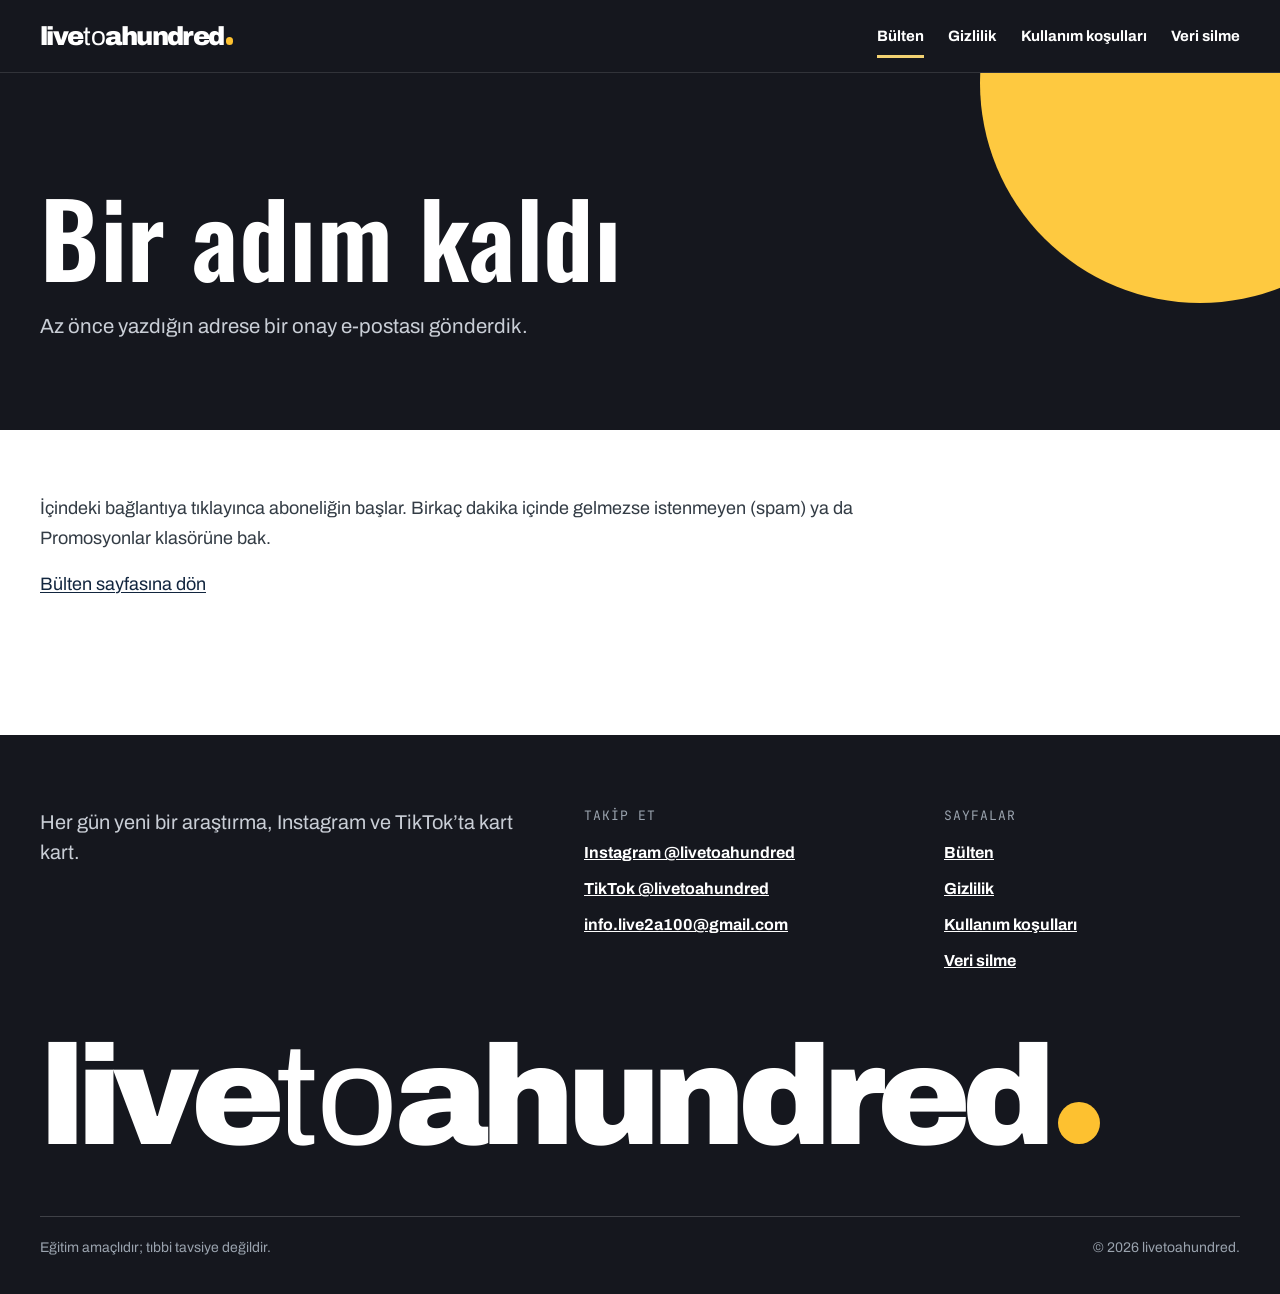
<file: newsletter/onay/index.html>
<!doctype html>
<html lang="tr">
<head>
<meta charset="utf-8">
<meta name="viewport" content="width=device-width, initial-scale=1">
<title>Bir adım kaldı · livetoahundred</title>
<meta name="description" content="Az önce yazdığın adrese bir onay e-postası gönderdik.">
<link rel="icon" type="image/png" sizes="32x32" href="../../assets/favicon-32.png">
<link rel="apple-touch-icon" href="../../assets/apple-touch-icon.png">
<link rel="stylesheet" href="../../assets/site/l2a-tokens.css">
<link rel="stylesheet" href="../../assets/site/bundle.css">
<link rel="stylesheet" href="../../assets/site/landing.css">
<link rel="stylesheet" href="../../assets/site/site.css">
<style>
    .sc-placeholder{background:color-mix(in srgb,currentColor 8%,transparent);
      border:1px solid color-mix(in srgb,currentColor 50%,transparent);
      border-radius:2px;box-sizing:border-box;overflow:hidden}
    @keyframes sc-shine{0%{background-position:100% 50%}100%{background-position:0% 50%}}
    html.sc-dc-streaming .sc-placeholder,
    html.sc-dc-streaming .sc-interp.sc-missing{position:relative;
      background:color-mix(in srgb,currentColor 5%,transparent);
      border-color:transparent}
    html.sc-dc-streaming .sc-placeholder::before,
    html.sc-dc-streaming .sc-interp.sc-missing::before{content:'';
      position:absolute;inset:0;pointer-events:none;
      background:linear-gradient(90deg,rgba(217,119,87,0) 25%,rgba(247,225,211,.95) 37%,rgba(217,119,87,0) 63%);
      background-size:400% 100%;animation:sc-shine 1.4s ease infinite}
    html.sc-dc-streaming .sc-placeholder:nth-child(n+9 of .sc-placeholder)::before,
    html.sc-dc-streaming .sc-interp.sc-missing:nth-child(n+9 of .sc-interp.sc-missing)::before{animation:none;
      background:color-mix(in srgb,currentColor 8%,transparent)}
    .sc-placeholder-error{padding:4px 8px;font:11px/1.4 ui-monospace,monospace;
      color:color-mix(in srgb,currentColor 70%,transparent);word-break:break-word}
    .sc-interp.sc-missing{display:inline-block;width:2em;height:1em;overflow:hidden;
      vertical-align:text-bottom;background:rgba(255,255,255,.3);border:1px solid rgba(0,0,0,.5);
      border-radius:2px;box-sizing:border-box;color:transparent;
      user-select:none}
    .sc-interp.sc-unresolved{font-family:ui-monospace,monospace;font-size:.85em;
      color:color-mix(in srgb,currentColor 50%,transparent);
      background:color-mix(in srgb,currentColor 10%,transparent);border-radius:3px;
      padding:0 3px}
    .sc-host.sc-has-error{position:relative}
    .sc-logic-error{position:absolute;top:8px;left:8px;z-index:2147483647;max-width:60ch;
      padding:6px 10px;background:#b00020;color:#fff;font:12px/1.4 ui-monospace,monospace;
      border-radius:4px;white-space:pre-wrap;pointer-events:none}
    /* Mirrors PRINT_BASELINE_CSS in apps/web deck-stage-export.ts — keep both
       in sync until dc-runtime regains a build step. */
    @media print {
      @page { margin: 0.5cm; }
      figure, table { break-inside: avoid; }
      #dc-root, #dc-root > .sc-host { height: auto; }
      *, *::before, *::after {
        print-color-adjust: exact; -webkit-print-color-adjust: exact;
        backdrop-filter: none !important; -webkit-backdrop-filter: none !important;
        animation-delay: -99s !important; animation-duration: .001s !important;
        animation-iteration-count: 1 !important; animation-fill-mode: both !important;
        animation-play-state: running !important; transition-duration: 0s !important;
      }
    }
  </style>
<style>x-dc{display:none!important}</style>
<style data-dc-tpl="1">
body{margin:0}
</style>
<style data-dc-tpl="1">
body{margin:0}
</style>
<style data-dc-tpl="1">
body{margin:0}
</style>
</head>
<body style="margin:0; background:#15171e">
<div id="dc-root"><div class="sc-host" data-sc-name="Bulten"><div lang="tr" style="min-height: 100vh; background: rgb(255, 255, 255); font-family: var(--font-text, 'Archivo', sans-serif);"><div class="sc-host" data-sc-name="SiteHeader"><header class="lp-dark" style="background: rgb(21, 23, 30); border-bottom: 1px solid rgba(255, 255, 255, 0.12); font-family: var(--font-text, 'Archivo', sans-serif);"><div style="width: 100%; max-width: 1240px; margin: 0px auto; box-sizing: border-box; padding: 14px 20px; display: flex; flex-wrap: wrap; align-items: center; justify-content: space-between; gap: 4px 24px;"><a class="lp-pulse" href="../../" aria-label="livetoahundred ana sayfa" style="display: inline-flex; align-items: center; min-height: 44px; text-decoration: none;"><div class="sc-host-x" style="display: contents;"><span class="wordmark l2a-wordmark l2a-wordmark--white" role="img" aria-label="livetoahundred." style="font-size: 26px;"><span aria-hidden="true">live</span><span class="l2a-wordmark__to" aria-hidden="true">to</span><span aria-hidden="true">ahundred</span><span class="l2a-wordmark__dot" aria-hidden="true"></span></span></div></a><nav class="lp-nav" aria-label="Sayfalar"><ul style="margin: 0px; padding: 0px; list-style: none; display: flex; flex-wrap: wrap; align-items: center; gap: 0px 24px;"><li><a href="../../newsletter/" aria-current="page" style="display: inline-block; padding: 13px 0px; color: rgb(255, 255, 255); font-size: 15px; line-height: 1.2; font-weight: 700; text-decoration: none;">Bülten</a></li><li><a href="../../privacy/" style="display: inline-block; padding: 13px 0px; color: rgb(255, 255, 255); font-size: 15px; line-height: 1.2; font-weight: 700; text-decoration: none;">Gizlilik</a></li><li><a href="../../terms/" style="display: inline-block; padding: 13px 0px; color: rgb(255, 255, 255); font-size: 15px; line-height: 1.2; font-weight: 700; text-decoration: none;">Kullanım koşulları</a></li><li><a href="../../data-deletion/" style="display: inline-block; padding: 13px 0px; color: rgb(255, 255, 255); font-size: 15px; line-height: 1.2; font-weight: 700; text-decoration: none;">Veri silme</a></li></ul></nav></div></header></div><main><section aria-labelledby="sayfa-basligi" style="position: relative; overflow: clip; background: rgb(21, 23, 30); color: rgb(255, 255, 255);"><div class="lp-sun" aria-hidden="true"></div><div style="position: relative; width: 100%; max-width: 1240px; margin: 0px auto; box-sizing: border-box; padding: 112px 20px 88px;"><div class="lp-title" style="display: flex; flex-direction: column; gap: 24px;"><h1 id="sayfa-basligi" class="lp-fade" style="margin: 0px; font-family: var(--font-display, 'Oswald', sans-serif); font-size: clamp(64px, 8vw, 132px); line-height: 1; font-weight: 600; letter-spacing: 0.5px; color: rgb(255, 255, 255);">Bir adım kaldı</h1><p class="lp-fade" style="margin: 0px; max-width: 640px; font-size: clamp(19px, 1.6vw, 24px); line-height: 1.5; color: rgb(201, 206, 214); animation-delay: 0.15s;">Az önce yazdığın adrese bir onay e-postası gönderdik.</p></div></div></section><div class="lp-doc" style="width: 100%; max-width: 1240px; margin: 0px auto; box-sizing: border-box; padding: 64px 20px 120px; display: flex; flex-direction: column; gap: 64px;"><div class="l2a-prose">
<p>İçindeki bağlantıya tıklayınca aboneliğin başlar. Birkaç dakika içinde gelmezse istenmeyen (spam) ya da Promosyonlar klasörüne bak.</p>
<p><a href="../">Bülten sayfasına dön</a></p>
</div></div></main><div class="sc-host" data-sc-name="SiteFooter"><footer class="lp-dark" style="background: rgb(21, 23, 30); color: rgb(255, 255, 255); overflow: clip; font-family: var(--font-text, 'Archivo', sans-serif);"><div lang="tr" style="width: 100%; max-width: 1240px; margin: 0px auto; box-sizing: border-box; padding: 72px 20px 36px; display: flex; flex-direction: column; gap: 48px;"><div style="display: flex; flex-wrap: wrap; align-items: flex-start; gap: 32px 64px;"><p style="flex: 999 1 320px; min-width: 0px; max-width: 480px; margin: 0px; font-size: 20px; line-height: 1.5; color: rgb(201, 206, 214);">Her gün yeni bir araştırma, Instagram ve TikTok’ta kart kart.</p><nav aria-label="Takip et" style="flex: 1 1 200px; min-width: 0px; display: flex; flex-direction: column; gap: 10px;"><p style="margin: 0px; font-family: var(--font-mono, 'JetBrains Mono', monospace); font-size: 13px; line-height: 1.4; letter-spacing: 0.08em; color: rgb(154, 163, 174);">TAKİP ET</p><ul style="margin: 0px; padding: 0px; list-style: none; display: flex; flex-direction: column; font-size: 16px; line-height: 1.5; font-weight: 700;"><li><a href="https://www.instagram.com/livetoahundred/" style="display: inline-block; padding: 6px 0px; color: rgb(255, 255, 255);">Instagram @livetoahundred</a></li><li><a href="https://www.tiktok.com/@livetoahundred" style="display: inline-block; padding: 6px 0px; color: rgb(255, 255, 255);">TikTok @livetoahundred</a></li><li><a href="mailto:info.live2a100@gmail.com" style="display: inline-block; padding: 6px 0px; color: rgb(255, 255, 255);">info.live2a100@gmail.com</a></li></ul></nav><nav aria-label="Sayfalar" style="flex: 1 1 200px; min-width: 0px; display: flex; flex-direction: column; gap: 10px;"><p style="margin: 0px; font-family: var(--font-mono, 'JetBrains Mono', monospace); font-size: 13px; line-height: 1.4; letter-spacing: 0.08em; color: rgb(154, 163, 174);">SAYFALAR</p><ul style="margin: 0px; padding: 0px; list-style: none; display: flex; flex-direction: column; font-size: 16px; line-height: 1.5; font-weight: 700;"><li><a href="../../newsletter/" style="display: inline-block; padding: 6px 0px; color: rgb(255, 255, 255);">Bülten</a></li><li><a href="../../privacy/" style="display: inline-block; padding: 6px 0px; color: rgb(255, 255, 255);">Gizlilik</a></li><li><a href="../../terms/" style="display: inline-block; padding: 6px 0px; color: rgb(255, 255, 255);">Kullanım koşulları</a></li><li><a href="../../data-deletion/" style="display: inline-block; padding: 6px 0px; color: rgb(255, 255, 255);">Veri silme</a></li></ul></nav></div><div class="lp-pulse" style="line-height: 1;"><div class="sc-host-x" style="display: contents;"><span class="wordmark l2a-wordmark l2a-wordmark--white" role="img" aria-label="livetoahundred." style="font-size: clamp(40px, 11vw, 160px);"><span aria-hidden="true">live</span><span class="l2a-wordmark__to" aria-hidden="true">to</span><span aria-hidden="true">ahundred</span><span class="l2a-wordmark__dot" aria-hidden="true"></span></span></div></div><div style="display: flex; flex-wrap: wrap; justify-content: space-between; gap: 8px 24px; padding-top: 20px; border-top: 1px solid rgba(255, 255, 255, 0.18); font-size: 14px; line-height: 1.5; color: rgb(154, 163, 174);"><p style="margin: 0px;">Eğitim amaçlıdır; tıbbi tavsiye değildir.</p><p style="margin: 0px;">© 2026 livetoahundred.</p></div></div></footer></div></div></div></div>
<script data-goatcounter="https://livetoa100.goatcounter.com/count" async src="../../assets/count.js"></script>
</body>
</html>
</file>
<file: assets/site/l2a-tokens.css>
/* Live to a Hundred — compiled from ds/l2a/tokens.json for this canvas: colour themes (one per pillar), spacing, radius, sizes, type styles and the three font files. */
:root, [data-theme="antrenman"] {
  --logo-navy: #12263f;
  --logo-white: #ffffff;
  --logo-dot: #fdc130;
  --logo-dot-ochre: #a67b29;
  --beyaz: #f3efe3;
  --mavi: #327ea9;
  --sari: #f2d272;
  --lacivert: #1b385a;
  --saf-beyaz: #ffffff;
  --antrasit: #333c45;
  --gri: #aab2ba;
  --nane: #a9dcc3;
  --hardal: #cb9a17;
  --ink: #15171e;
  --hair: #dcd7c6;
  --cover-paper: #f4ecdf;
  --cover-ink: var(--logo-navy);
  --cover-pillar: #8c631b;
  --cover-page: rgba(18, 38, 63, 0.65);
  --cover-dot-off: rgba(18, 38, 63, 0.25);
  --kapak-bg: var(--saf-beyaz);
  --kapak-fg: #15171e;
  --kapak-name: #333c45;
  --kapak-muted: #6b6a63;
  --kapak-body: #35342e;
  --kapak-hair: var(--hair);
  --kapak-accent: #cb9a17;
  --kapak-highlight: var(--sari);
  --kapak-cta: #333c45;
  --kapak-icon: #333c45;
  --kapak-watermark: rgba(51,60,69,0.07);
  --kapak-logo: var(--logo-navy);
  --kapak-logo-dot: var(--logo-dot);
  --chip-bg: #333c45;
  --chip-label: #cfd4d9;
  --chip-value: #ffffff;
  --chip-alt-bg: #cb9a17;
  --chip-alt-label: #4a3607;
  --chip-alt-value: #15171e;
  --detay-bg: var(--antrasit);
  --detay-fg: var(--logo-white);
  --detay-name: #ffffff;
  --detay-label: var(--sari);
  --detay-body: #e8ebee;
  --detay-muted: #cfd4d9;
  --detay-hair: rgba(255,255,255,0.35);
  --detay-icon: #f2d272;
  --detay-watermark: rgba(255,255,255,0.08);
  --detay-logo: var(--logo-white);
  --box-bg: rgba(255,255,255,0.12);
  --box-mono: #dfe3e7;
  --box-rule: var(--sari);
  --illo-yellow: #fec940;
  --illo-tomato: #fc5533;
  --illo-cobalt: #285fa3;
  --illo-pink: #fdc2c6;
  --illo-cream: #f5e5ca;
  --illo-forest: #1e453d;
  --illo-ink: #242526;
  --video-subtitle-ink: var(--illo-ink);
  --video-subtitle-accent: #e8452c;
  --video-subtitle-halo: #f7eee1;
  --video-label-text: #fff8ec;
  --video-closing-paper: var(--cover-paper);
  --video-disclosure: #12263feb;
}
[data-theme="beslenme"] {
  --cover-ink: var(--logo-navy);
  --cover-pillar: #285c77;
  --kapak-bg: var(--mavi);
  --kapak-fg: #ffffff;
  --kapak-name: #ffffff;
  --kapak-muted: #cfe3ee;
  --kapak-body: #eaf3f8;
  --kapak-hair: rgba(255,255,255,0.35);
  --kapak-accent: #f2d272;
  --kapak-highlight: var(--sari);
  --kapak-cta: #f2d272;
  --kapak-icon: #f2d272;
  --kapak-watermark: rgba(255,255,255,0.10);
  --kapak-logo: var(--logo-white);
  --kapak-logo-dot: var(--logo-dot);
  --chip-bg: rgba(255,255,255,0.16);
  --chip-label: #cfe3ee;
  --chip-value: #f2d272;
  --chip-alt-bg: var(--chip-bg);
  --chip-alt-label: var(--chip-label);
  --chip-alt-value: var(--chip-value);
  --detay-bg: var(--beyaz);
  --detay-fg: var(--ink);
  --detay-name: #2e7196;
  --detay-label: #2e7196;
  --detay-body: #35342e;
  --detay-muted: #6b6a63;
  --detay-hair: var(--hair);
  --detay-icon: #2e7196;
  --detay-watermark: rgba(46,113,150,0.10);
  --detay-logo: var(--logo-navy);
  --box-bg: #ffffff;
  --box-mono: #5c5a52;
  --box-rule: var(--hardal);
  --video-subtitle-ink: var(--illo-ink);
  --video-closing-paper: var(--cover-paper);
}
[data-theme="toparlanma"] {
  --cover-ink: var(--logo-navy);
  --cover-pillar: #295d51;
  --kapak-bg: var(--lacivert);
  --kapak-fg: #ffffff;
  --kapak-name: #ffffff;
  --kapak-muted: #a8bed6;
  --kapak-body: #d9e3ef;
  --kapak-hair: rgba(255,255,255,0.30);
  --kapak-accent: #f2d272;
  --kapak-highlight: var(--sari);
  --kapak-cta: #f2d272;
  --kapak-icon: #f2d272;
  --kapak-watermark: rgba(242,210,114,0.09);
  --kapak-logo: var(--logo-white);
  --kapak-logo-dot: var(--logo-dot);
  --chip-bg: rgba(255,255,255,0.10);
  --chip-label: #a8bed6;
  --chip-value: #f2d272;
  --chip-alt-bg: var(--chip-bg);
  --chip-alt-label: var(--chip-label);
  --chip-alt-value: var(--chip-value);
  --detay-bg: var(--beyaz);
  --detay-fg: var(--ink);
  --detay-name: #1b385a;
  --detay-label: #1b385a;
  --detay-body: #35342e;
  --detay-muted: #6b6a63;
  --detay-hair: var(--hair);
  --detay-icon: #1b385a;
  --detay-watermark: rgba(27,56,90,0.09);
  --detay-logo: var(--logo-navy);
  --box-bg: #ffffff;
  --box-mono: #5c5a52;
  --box-rule: var(--hardal);
  --video-subtitle-ink: var(--illo-ink);
  --video-closing-paper: var(--cover-paper);
}
[data-theme="haber"] {
  --cover-ink: var(--logo-navy);
  --cover-pillar: #725141;
  --kapak-bg: var(--gri);
  --kapak-fg: #12263f;
  --kapak-name: #12263f;
  --kapak-muted: #2f3a45;
  --kapak-body: #14314f;
  --kapak-hair: rgba(18,38,63,0.28);
  --kapak-accent: #12263f;
  --kapak-highlight: var(--sari);
  --kapak-cta: #12263f;
  --kapak-icon: #f2d272;
  --kapak-watermark: rgba(18,38,63,0.10);
  --kapak-logo: var(--logo-navy);
  --kapak-logo-dot: var(--logo-dot);
  --chip-bg: #f2d272;
  --chip-label: #4a3607;
  --chip-value: #12263f;
  --chip-alt-bg: var(--chip-bg);
  --chip-alt-label: var(--chip-label);
  --chip-alt-value: var(--chip-value);
  --detay-bg: var(--beyaz);
  --detay-fg: var(--ink);
  --detay-name: #5b6670;
  --detay-label: #5b6670;
  --detay-body: #35342e;
  --detay-muted: #6b6a63;
  --detay-hair: var(--hair);
  --detay-icon: #5b6670;
  --detay-watermark: rgba(91,102,112,0.11);
  --detay-logo: var(--logo-navy);
  --box-bg: #ffffff;
  --box-mono: #5c5a52;
  --box-rule: var(--hardal);
  --video-subtitle-ink: var(--illo-ink);
  --video-closing-paper: var(--cover-paper);
}
[data-theme="psikoloji"] {
  --cover-ink: var(--logo-navy);
  --cover-pillar: #9e4b40;
  --kapak-bg: var(--sari);
  --kapak-fg: #15171e;
  --kapak-name: #15171e;
  --kapak-muted: #5c440a;
  --kapak-body: #2e2a10;
  --kapak-hair: rgba(21,23,30,0.30);
  --kapak-accent: #2a7fb0;
  --kapak-highlight: var(--sari);
  --kapak-cta: #2a7fb0;
  --kapak-icon: #15171e;
  --kapak-watermark: rgba(21,23,30,0.10);
  --kapak-logo: var(--logo-navy);
  --kapak-logo-dot: var(--logo-dot-ochre);
  --chip-bg: rgba(21,23,30,0.10);
  --chip-label: #5c440a;
  --chip-value: #2a7fb0;
  --chip-alt-bg: var(--chip-bg);
  --chip-alt-label: var(--chip-label);
  --chip-alt-value: var(--chip-value);
  --detay-bg: var(--beyaz);
  --detay-fg: var(--ink);
  --detay-name: #a87c10;
  --detay-label: #a87c10;
  --detay-body: #35342e;
  --detay-muted: #6b6a63;
  --detay-hair: var(--hair);
  --detay-icon: #a87c10;
  --detay-watermark: rgba(203,154,23,0.14);
  --detay-logo: var(--logo-navy);
  --box-bg: #ffffff;
  --box-mono: #5c5a52;
  --box-rule: var(--hardal);
  --video-subtitle-ink: var(--illo-ink);
  --video-closing-paper: var(--cover-paper);
}
[data-theme="blog"] {
  --cover-ink: var(--logo-navy);
  --cover-pillar: #327158;
  --kapak-bg: var(--nane);
  --kapak-fg: #12263f;
  --kapak-name: #12263f;
  --kapak-muted: #1b4463;
  --kapak-body: #14314f;
  --kapak-hair: rgba(18,38,63,0.28);
  --kapak-accent: #2a7fb0;
  --kapak-highlight: var(--sari);
  --kapak-cta: #12263f;
  --kapak-icon: #12263f;
  --kapak-watermark: rgba(18,38,63,0.10);
  --kapak-logo: var(--logo-navy);
  --kapak-logo-dot: var(--logo-dot);
  --chip-bg: #f2d272;
  --chip-label: #4a3607;
  --chip-value: #12263f;
  --chip-alt-bg: var(--chip-bg);
  --chip-alt-label: var(--chip-label);
  --chip-alt-value: var(--chip-value);
  --detay-bg: var(--beyaz);
  --detay-fg: var(--ink);
  --detay-name: #2a6e4a;
  --detay-label: #2a6e4a;
  --detay-body: #35342e;
  --detay-muted: #6b6a63;
  --detay-hair: var(--hair);
  --detay-icon: #2a6e4a;
  --detay-watermark: rgba(42,110,74,0.10);
  --detay-logo: var(--logo-navy);
  --box-bg: #ffffff;
  --box-mono: #5c5a52;
  --box-rule: var(--hardal);
  --video-subtitle-ink: var(--illo-ink);
  --video-closing-paper: var(--cover-paper);
}
:root {
  --space-slide-x: 64px;
  --space-header-y: 24px;
  --space-header-gap: 24px;
  --space-subtitle: 6px;
  --space-content-top: 8px;
  --space-section-y: 18px;
  --space-label: 8px;
  --space-box-y: 16px;
  --space-box-x: 24px;
  --space-box-lines: 10px;
  --space-footer-gap: 16px;
  --space-footer-top: 16px;
  --space-footer-bottom: 26px;
  --space-kapak-header-y: 40px;
  --space-headline: 28px;
  --space-kapak-gap: 44px;
  --space-chip-gap: 14px;
  --space-chip-y: 26px;
  --space-chip-x: 30px;
  --space-chip-value: 10px;
  --space-kapak-footer-top: 28px;
  --space-kapak-footer-bottom: 40px;
  --space-accent-x: 14px;
  --space-cover-x: 72px;
  --space-cover-top: 64px;
  --space-cover-headline-top: 132px;
  --space-cover-headline-y: 24px;
  --space-cover-nav: 20px;
  --space-cover-marks: 7px;
  --space-cover-headline: 60px;
  --space-cover-bottom: 35px;
  --radius-none: 0px;
  --radius-dot: 50%;
  --radius-mark: 3px;
  --slide-width: 1080px;
  --slide-height: 1350px;
  --icon-width: 103px;
  --icon-height: 84px;
  --summary-width: 920px;
  --hairline: 1px;
  --box-rule-width: 6px;
  --watermark-size: 560px;
  --cover-headline-height: 452px;
  --cover-footer-height: 112px;
  --cover-mark-width: 18px;
  --cover-mark-height: 5px;
  --cover-dot-size: 5px;
  --cover-arrow-width: 64px;
  --cover-arrow-height: 54px;
  --cover-arrow-stroke: 4px;
  --font-display: "Oswald", sans-serif;
  --font-text: "Archivo", sans-serif;
  --font-mono: "JetBrains Mono", monospace;
}
.cover-headline {
  font-family: var(--font-display);
  font-size: 90px;
  line-height: 1.14;
  font-weight: 600;
  letter-spacing: 0.3px;
}
.cover-pillar {
  font-family: var(--font-text);
  font-size: 25px;
  line-height: 1.088;
  font-weight: 800;
  letter-spacing: 3px;
}
.cover-page {
  font-family: var(--font-mono);
  font-size: 23px;
  line-height: 1.32;
  font-weight: 500;
  letter-spacing: 1px;
}
.kapak-headline {
  font-family: var(--font-display);
  font-size: 72px;
  line-height: 1.14;
  font-weight: 600;
  letter-spacing: 0.5px;
}
.kapak-summary {
  font-family: var(--font-text);
  font-size: 45px;
  line-height: 1.5;
  font-weight: 400;
  letter-spacing: 0;
}
.chip-label {
  font-family: var(--font-text);
  font-size: 35px;
  line-height: 1.088;
  font-weight: 700;
  letter-spacing: 1.5px;
}
.chip-value {
  font-family: var(--font-display);
  font-size: 46px;
  line-height: 1.482;
  font-weight: 600;
  letter-spacing: 0;
}
.pillar-name {
  font-family: var(--font-text);
  font-size: 35px;
  line-height: 1.088;
  font-weight: 800;
  letter-spacing: 3px;
}
.page-number {
  font-family: var(--font-text);
  font-size: 60px;
  line-height: 1.088;
  font-weight: 600;
  letter-spacing: 0;
}
.detail-subtitle {
  font-family: var(--font-text);
  font-size: 35px;
  line-height: 1.088;
  font-weight: 500;
  letter-spacing: 0;
}
.footer-cta {
  font-family: var(--font-text);
  font-size: 35px;
  line-height: 1.088;
  font-weight: 700;
  letter-spacing: 0;
}
.wordmark {
  font-family: var(--font-text);
  font-size: 42px;
  line-height: 1.088;
  font-weight: 900;
  letter-spacing: -0.06em;
}
.section-label {
  font-family: var(--font-text);
  font-size: 42px;
  line-height: 1.088;
  font-weight: 800;
  letter-spacing: 2.5px;
}
.section-body {
  font-family: var(--font-text);
  font-size: 42px;
  line-height: 1.42;
  font-weight: 400;
  letter-spacing: 0;
}
.source-label {
  font-family: var(--font-text);
  font-size: 35px;
  line-height: 1.088;
  font-weight: 800;
  letter-spacing: 2.5px;
}
.source-line {
  font-family: var(--font-mono);
  font-size: 35px;
  line-height: 1.4;
  font-weight: 400;
  letter-spacing: 0;
}
.video-subtitle {
  font-family: var(--font-display);
  font-size: 104px;
  line-height: 1.12;
  font-weight: 600;
  letter-spacing: 0;
}
@font-face {
  font-family: "Oswald";
  src: url("../fonts/Oswald.woff2") format("woff2");
  font-weight: 200 700;
  font-style: normal;
  font-display: swap;
}
@font-face {
  font-family: "Archivo";
  src: url("../fonts/Archivo.woff2") format("woff2");
  font-weight: 100 900;
  font-style: normal;
  font-display: swap;
}
@font-face {
  font-family: "JetBrains Mono";
  src: url("../fonts/JetBrainsMono.woff2") format("woff2");
  font-weight: 100 800;
  font-style: normal;
  font-display: swap;
}
</file>
<file: assets/site/bundle.css>
/* Live to a Hundred: styles for window.L2A. Colours, spacing, sizes and type
   come from tokens.css (type through the style classes the components carry);
   every card sets data-theme="<pillar>", so cover-pillar, detay-*, box-* and the
   legacy kapak-* and chip-* resolve to that pillar. Only component geometry with
   no token lives here. */

.l2a-card {
  position: relative;
  box-sizing: border-box;
  width: var(--slide-width);
  height: var(--slide-height);
  overflow: hidden;
  display: flex;
  flex-direction: column;
  font-family: var(--font-text);
  line-height: normal;
}
/* the five cream detail pages (and the legacy white ANTRENMAN text cover) */
.l2a-card--bordered { border: var(--hairline) solid var(--hair); }

/* the templates leave these lines at the font's normal height, which Chromium
   rounds per size; the style classes carry the unrounded ratio (1.088 Archivo,
   1.482 Oswald, 1.32 JetBrains Mono), so the components restore normal */
.l2a-text-cover__name, .l2a-text-cover__page, .l2a-text-cover__cta, .l2a-chip__label, .l2a-chip__value,
.l2a-detail__pillar, .l2a-detail__subtitle, .l2a-detail__page, .l2a-detail__label, .l2a-detail__cta,
.l2a-source__label, .l2a-cover__pillar, .l2a-cover__page { line-height: normal; }

/* Wordmark */
.l2a-wordmark { line-height: 1; white-space: nowrap; color: var(--logo-navy); }
.l2a-wordmark--white { color: var(--logo-white); }
.l2a-wordmark--inline { line-height: 0; }
.l2a-wordmark__to { font-weight: 400; letter-spacing: -0.01em; }
.l2a-wordmark__dot {
  display: inline-block;
  width: .3em;
  height: .3em;
  margin-left: .07em;
  border-radius: var(--radius-dot);
  background: var(--logo-dot);
}
.l2a-wordmark--ochre .l2a-wordmark__dot { background: var(--logo-dot-ochre); }
/* the footer's left slot: a 35px strut the 42px mark is drawn into at line-height 0 */
.l2a-footer-slot { font-size: 35px; line-height: normal; text-align: left; }

/* Pillar icon */
.l2a-pillar-icon { display: block; flex: none; }

/* Source (KAYNAK) box */
.l2a-source {
  background: var(--box-bg);
  border-left: var(--box-rule-width) solid var(--box-rule);
  padding: var(--space-box-y) var(--space-box-x);
  min-height: 0;
  overflow: hidden;
}
.l2a-source--bordered {
  border: var(--hairline) solid var(--hair);
  border-left: var(--box-rule-width) solid var(--box-rule);
}
.l2a-source__label { color: var(--detay-label); }
.l2a-source__lines { margin-top: var(--space-box-lines); color: var(--box-mono); }

/* Legacy text cover (templates/kapak.html.j2 as it was at 1397e25) */
.l2a-text-cover { background: var(--kapak-bg); color: var(--kapak-fg); }
.l2a-text-cover strong, .l2a-text-cover b { font-weight: 800; color: var(--kapak-fg); }
.l2a-text-cover__watermark { color: var(--kapak-watermark); }
.l2a-text-cover__header {
  display: flex;
  align-items: center;
  gap: var(--space-header-gap);
  padding: var(--space-kapak-header-y) var(--space-slide-x);
  border-bottom: var(--hairline) solid var(--kapak-hair);
}
.l2a-text-cover__icon { width: var(--icon-width); height: var(--icon-height); color: var(--kapak-icon); }
.l2a-text-cover__name { color: var(--kapak-name); }
.l2a-text-cover__page { margin-left: auto; color: var(--kapak-muted); }
.l2a-text-cover__content {
  position: relative;
  z-index: 1;
  display: flex;
  flex-direction: column;
  flex: 1;
  min-height: 0;
  padding: 0 var(--space-slide-x);
}
.l2a-text-cover__headline {
  margin: var(--space-headline) 0 0;
  padding: var(--space-headline) 0;
  display: grid;
  min-height: 0;
  overflow: hidden;
  text-wrap: pretty;
  color: var(--kapak-fg);
}
/* the headline is laid out twice in one grid cell: the lower copy paints only the
   accent's background, the upper only the text, so no highlight covers a glyph */
.l2a-hl { grid-area: 1 / 1; }
.l2a-hl--under, .l2a-hl--under * { color: transparent !important; }
.l2a-hl--over * { background: none !important; }
.l2a-text-cover .l2a-accent { color: var(--kapak-accent); }
.l2a-text-cover--highlight .l2a-accent {
  background: var(--kapak-highlight);
  padding: 0 var(--space-accent-x);
  -webkit-box-decoration-break: clone;
  box-decoration-break: clone;
}
.l2a-text-cover--highlight .l2a-text-cover__headline { padding-right: var(--space-accent-x); }
.l2a-text-cover__summary {
  margin-top: auto;
  max-width: var(--summary-width);
  display: grid;
  min-height: 0;
  overflow: hidden;
  text-wrap: pretty;
  color: var(--kapak-body);
}
.l2a-text-cover--highlight .l2a-text-cover__summary { padding-right: var(--space-accent-x); }
.l2a-chips { display: grid; grid-template-columns: 1fr 1fr; gap: var(--space-chip-gap); margin-top: var(--space-kapak-gap); }
.l2a-chips--one { grid-template-columns: 1fr; }
.l2a-chip { background: var(--chip-bg); padding: var(--space-chip-y) var(--space-chip-x); }
.l2a-chip--alt { background: var(--chip-alt-bg); }
.l2a-chip--wide { grid-column: 1 / -1; }
.l2a-chip__label { color: var(--chip-label); }
.l2a-chip--alt .l2a-chip__label { color: var(--chip-alt-label); }
.l2a-chip__value { margin-top: var(--space-chip-value); color: var(--chip-value); }
.l2a-chip--alt .l2a-chip__value { color: var(--chip-alt-value); }
.l2a-text-cover__footer {
  display: flex;
  justify-content: space-between;
  align-items: baseline;
  margin-top: var(--space-kapak-gap);
  padding: var(--space-kapak-footer-top) 0 var(--space-kapak-footer-bottom);
  border-top: var(--hairline) solid var(--kapak-hair);
}
.l2a-text-cover__cta { color: var(--kapak-cta); text-align: right; }
.l2a-text-cover .l2a-wordmark { color: var(--kapak-logo); }
.l2a-text-cover .l2a-wordmark__dot { background: var(--kapak-logo-dot); }

/* Detail page (templates/detay.html.j2) */
.l2a-detail { background: var(--detay-bg); color: var(--detay-fg); }
.l2a-detail strong, .l2a-detail b { font-weight: 800; color: var(--detay-fg); }
.l2a-detail .l2a-accent { color: var(--detay-label); }
.l2a-detail__watermark { color: var(--detay-watermark); }
.l2a-detail__header {
  display: flex;
  align-items: center;
  gap: var(--space-header-gap);
  padding: var(--space-header-y) var(--space-slide-x);
  border-bottom: var(--hairline) solid var(--detay-hair);
}
.l2a-detail__icon { width: var(--icon-width); height: var(--icon-height); color: var(--detay-icon); }
.l2a-detail__pillar { color: var(--detay-name); }
.l2a-detail__subtitle { margin-top: var(--space-subtitle); color: var(--detay-muted); }
.l2a-detail__page { margin-left: auto; color: var(--detay-muted); }
.l2a-detail__content {
  position: relative;
  z-index: 1;
  display: flex;
  flex-direction: column;
  flex: 1;
  min-height: 0;
  padding: var(--space-content-top) var(--space-slide-x) 0;
}
.l2a-detail__section {
  padding: var(--space-section-y) 0;
  border-bottom: var(--hairline) solid var(--detay-hair);
  min-height: 0;
  overflow: hidden;
}
.l2a-detail__section--last { border-bottom: 0; }
.l2a-detail__label { color: var(--detay-label); }
.l2a-detail__text { margin-top: var(--space-label); color: var(--detay-body); }
.l2a-detail__text--solo { margin-top: 0; }
.l2a-detail__source { margin-top: auto; }
.l2a-detail__footer {
  display: flex;
  justify-content: space-between;
  align-items: baseline;
  margin-top: var(--space-footer-gap);
  padding: var(--space-footer-top) 0 var(--space-footer-bottom);
  border-top: var(--hairline) solid var(--detay-hair);
}
.l2a-detail__footer--auto { margin-top: auto; }
.l2a-detail__cta { color: var(--detay-label); text-align: right; }
.l2a-detail .l2a-wordmark { color: var(--detay-logo); }

/* Cover, every pillar (templates/kapak.html.j2; render.FIT_JS sets the
   headline's font-size). Every part is absolutely placed, as in the template. */
.l2a-cover { display: block; background: var(--cover-paper); color: var(--cover-ink); }
.l2a-cover strong, .l2a-cover b { font-weight: 800; color: var(--cover-ink); }
.l2a-cover .l2a-cover__accent { color: var(--cover-ink); }
.l2a-cover__art { position: absolute; inset: 0; }
.l2a-cover__art img { display: block; width: 100%; height: 100%; object-fit: cover; }
.l2a-cover__header {
  position: absolute;
  top: var(--space-cover-top);
  left: var(--space-cover-x);
  right: var(--space-cover-x);
  display: flex;
  align-items: baseline;
  justify-content: space-between;
}
.l2a-cover__pillar { color: var(--cover-pillar); }
.l2a-cover__page { color: var(--cover-page); }
.l2a-cover__headline {
  position: absolute;
  top: var(--space-cover-headline-top);
  left: var(--space-cover-x);
  right: var(--space-cover-x);
  height: var(--cover-headline-height);
  margin: 0;
  padding: var(--space-cover-headline-y) 0;
  box-sizing: border-box;
  overflow: hidden;
  text-wrap: pretty;
  color: var(--cover-ink);
}
.l2a-cover__hl { display: block; min-width: 0; overflow-wrap: break-word; }
.l2a-cover__footer {
  position: absolute;
  left: var(--space-cover-x);
  right: var(--space-cover-x);
  bottom: 0;
  height: var(--cover-footer-height);
  display: flex;
  align-items: center;
  justify-content: space-between;
}
.l2a-cover__nav { display: flex; align-items: center; gap: var(--space-cover-nav); color: var(--cover-ink); }
.l2a-cover__arrow { display: block; width: var(--cover-arrow-width); height: var(--cover-arrow-height); }
.l2a-cover__arrow path { stroke-width: var(--cover-arrow-stroke); }
.l2a-pager { display: flex; align-items: center; gap: var(--space-cover-marks); }
.l2a-pager__on { width: var(--cover-mark-width); height: var(--cover-mark-height); border-radius: var(--radius-mark); background: currentColor; }
.l2a-pager__off { width: var(--cover-dot-size); height: var(--cover-dot-size); border-radius: var(--radius-dot); background: var(--cover-dot-off); }
</file>
<file: assets/site/landing.css>
/* Live to a Hundred site: motion, hover states and the few layout switches that
   inline styles can't express. Colours, type and spacing stay inline in the
   artboards. Every animation sits behind prefers-reduced-motion: without motion the
   pages are complete and still. */

/* header: the extra links hide on phones */
@media (max-width: 760px) { .lp-hide-sm { display: none !important; } }

/* subpage menu: the current page is underlined in sari */
.lp-nav a { transition: box-shadow .25s ease; }
.lp-nav a:hover, .lp-nav a[aria-current="page"] { box-shadow: inset 0 -3px 0 #f2d272; }

/* text links on dark grounds turn sari on hover */
.lp-dark a:not(.lp-btn):hover { color: #f2d272 !important; }

/* headline lines: each line masks its own rise */
.lp-line { display: block; overflow: hidden; padding: .07em 0; margin: -.07em 0; }
.lp-line > span { display: inline-block; }

/* the sari highlight on the hero's last line (the HABER cover's device) */
.lp-mark {
  color: #15171e;
  padding: 0 .12em;
  background-image: linear-gradient(#f2d272, #f2d272);
  background-repeat: no-repeat;
  background-size: 100% 100%;
  -webkit-box-decoration-break: clone;
  box-decoration-break: clone;
}

/* buttons */
.lp-btn { transition: background-color .25s ease, color .25s ease; }
.lp-btn__arrow { display: inline-block; transition: transform .25s ease; }
.lp-btn:hover .lp-btn__arrow { transform: translateX(6px); }
.lp-btn--sari:hover { background-color: #ffffff !important; }
.lp-btn--navy:hover { background-color: #15171e !important; }

/* marquee: two identical halves, so -50% loops seamlessly */
.lp-marquee__track { display: flex; width: max-content; }

/* pillar accordion: six spines, one open; hovering opens another */
.lp-acc { display: flex; height: 540px; }
.lp-acc > li { flex: 1 1 0; min-width: 0; transition: flex-grow .6s cubic-bezier(.2,.7,.2,1); }
.lp-acc > li.is-open, .lp-acc:hover > li:hover { flex-grow: 3.6; }
.lp-acc:hover > li.is-open:not(:hover) { flex-grow: 1; }
.lp-acc__spine { position: absolute; left: 20px; bottom: 24px; writing-mode: vertical-rl; transform: rotate(180deg); white-space: nowrap; transition: opacity .3s ease; }
.lp-acc__body { position: absolute; left: 24px; right: 24px; bottom: 24px; opacity: 0; transform: translateY(16px); transition: opacity .3s ease, transform .5s cubic-bezier(.2,.7,.2,1); }
.lp-acc > li.is-open .lp-acc__spine, .lp-acc:hover > li:hover .lp-acc__spine { opacity: 0; }
.lp-acc > li.is-open .lp-acc__body, .lp-acc:hover > li:hover .lp-acc__body { opacity: 1; transform: none; transition-delay: .15s; }
.lp-acc:hover > li.is-open:not(:hover) .lp-acc__spine { opacity: 1; }
.lp-acc:hover > li.is-open:not(:hover) .lp-acc__body { opacity: 0; transform: translateY(16px); transition-delay: 0s; }
.lp-acc__mark { transition: transform .9s cubic-bezier(.2,.7,.2,1); }
.lp-acc > li:hover .lp-acc__mark { transform: rotate(-14deg) scale(1.08); }
@media (max-width: 760px) {
  .lp-acc { flex-direction: column; height: auto; }
  .lp-acc > li, .lp-acc > li.is-open, .lp-acc:hover > li:hover, .lp-acc:hover > li.is-open:not(:hover) { flex: none; }
  .lp-acc__spine { display: none; }
  .lp-acc__head { flex-direction: row !important; align-items: center !important; }
  .lp-acc__body,
  .lp-acc > li .lp-acc__body,
  .lp-acc:hover > li .lp-acc__body,
  .lp-acc:hover > li.is-open:not(:hover) .lp-acc__body { position: relative; left: auto; right: auto; bottom: auto; margin-top: 18px; opacity: 1; transform: none; }
}

/* latest-issue cards: the card lifts onto a navy shadow on hover */
.lp-card { transition: transform .3s cubic-bezier(.2,.7,.2,1), box-shadow .3s cubic-bezier(.2,.7,.2,1); }
.lp-card:hover { transform: translate(-3px, -3px); box-shadow: 6px 6px 0 #1b385a; }
.lp-card:hover .lp-btn__arrow { transform: translateX(6px); }

/* rules: the title steps forward on hover */
.lp-rule__title { transition: transform .45s cubic-bezier(.2,.7,.2,1); }
.lp-rule:hover .lp-rule__title { transform: translateX(10px); }

/* subpages: the big sari dot behind the title, smaller on phones; the title keeps clear of it */
.lp-sun { position: absolute; right: -140px; top: -210px; width: 440px; height: 440px; border-radius: 50%; background: #fec940; }
.lp-title { max-width: calc(100% - 300px); }
@media (max-width: 760px) {
  .lp-sun { right: -70px; top: -110px; width: 190px; height: 190px; }
  .lp-title { max-width: none; }
}

/* subpage text: links inside the article */
.lp-doc a { color: #12263f; text-decoration-thickness: 1px; text-underline-offset: 3px; }
.lp-doc a:hover { color: #15171e; background: #f2d272; }

/* hero picture: a cream-framed print on a sari offset shadow; it lifts off the page
   when it arrives and again on hover. The painting drifts from around the sun. */
.hx-img { transform-origin: 50% 40%; }
.hx-frame:hover { transform: translate(-6px, -6px) !important; box-shadow: 22px 22px 0 #f2d272 !important; }

/* motion */
@media (prefers-reduced-motion: no-preference) {
  .lp-line > span { animation: lp-up 1s cubic-bezier(.2,.75,.2,1) both; }
  .lp-mark { animation: lp-wipe .75s .9s cubic-bezier(.75,0,.2,1) both; }
  .lp-fade { animation: lp-fade .9s cubic-bezier(.2,.75,.2,1) both; }
  .lp-marquee__track { animation: lp-marquee 40s linear infinite; }
  .lp-marquee:hover .lp-marquee__track { animation-play-state: paused; }
  .lp-pulse .l2a-wordmark__dot, .lp-blink { animation: lp-pulse 2.4s ease-in-out infinite; }
  .lp-sun { animation: lp-sun-in 1.2s cubic-bezier(.2,.75,.2,1) both, hx-breathe 7s 1.2s ease-in-out infinite alternate; }
  @supports (animation-timeline: view()) {
    .lp-reveal { animation: lp-rise linear both; animation-timeline: view(); animation-range: entry 0% entry 80%; }
  }

  /* hero picture: the painting wipes up inside its frame, the print lifts off the
     page, then the painting breathes slowly */
  .hx-in { animation: hx-wipe 1.2s .25s cubic-bezier(.65,0,.25,1) both; }
  .hx-frame { animation: hx-lift .8s 1.25s cubic-bezier(.2,.75,.2,1) backwards; transition: transform .35s cubic-bezier(.2,.7,.2,1), box-shadow .35s cubic-bezier(.2,.7,.2,1); }
  .hx-img { animation: hx-drift 14s 1.45s ease-in-out infinite alternate; }
}
@keyframes lp-up { from { transform: translateY(108%); } to { transform: none; } }
@keyframes lp-wipe { from { background-size: 0% 100%; } to { background-size: 100% 100%; } }
@keyframes lp-fade { from { opacity: 0; transform: translateY(16px); } to { opacity: 1; transform: none; } }
@keyframes lp-marquee { from { transform: translateX(0); } to { transform: translateX(-50%); } }
@keyframes lp-pulse { 0%, 64%, 100% { transform: scale(1); } 74% { transform: scale(1.5); } 84% { transform: scale(.88); } }
@keyframes lp-rise { from { opacity: 0; transform: translateY(44px); } to { opacity: 1; transform: none; } }
@keyframes lp-sun-in { from { opacity: 0; transform: scale(.6); } to { opacity: 1; transform: none; } }
@keyframes hx-wipe { from { clip-path: inset(100% 0 0 0); } to { clip-path: inset(0 0 0 0); } }
@keyframes hx-lift { from { transform: translate(16px, 16px); box-shadow: 0 0 0 #f2d272; } to { transform: none; box-shadow: 16px 16px 0 #f2d272; } }
@keyframes hx-drift { from { transform: scale(1); } to { transform: scale(1.045); } }
@keyframes hx-breathe { from { transform: scale(1); } to { transform: scale(1.04); } }
</file>
<file: assets/site/site.css>
/* Pages the design does not draw itself (English legal text, newsletter
   issues, signup confirmations) are set inside the design's page frame. */
.l2a-prose { max-width: 820px; font-size: 18px; line-height: 1.65; color: #333c45; }
.l2a-prose h2 { margin: 48px 0 12px; padding-top: 32px; border-top: 1px solid #dcd7c6; font-family: var(--font-display, 'Oswald', sans-serif); font-size: clamp(26px, 2.4vw, 34px); line-height: 1.15; font-weight: 600; letter-spacing: 0.3px; color: #12263f; }
.l2a-prose h2:first-child { margin-top: 0; }
.l2a-prose h3 { margin: 28px 0 8px; font-size: 19px; color: #12263f; }
.l2a-prose p, .l2a-prose ul, .l2a-prose ol { margin: 0 0 16px; }
.l2a-prose li { margin: 0 0 8px; }
.l2a-prose a { color: #12263f; text-underline-offset: 2px; }
.l2a-prose img { max-width: 100%; height: auto; }
.l2a-prose .table-wrap { overflow-x: auto; margin: 0 0 20px; }
.l2a-prose table { border-collapse: collapse; width: 100%; font-size: 16px; }
.l2a-prose th, .l2a-prose td { text-align: left; vertical-align: top; padding: 10px 12px; border: 1px solid #dcd7c6; }
.l2a-prose th { background: #f4ecdf; color: #12263f; }
.l2a-prose .note { background: #f4ecdf; padding: 18px 22px; margin: 0 0 24px; }
.l2a-prose .note p:last-child { margin-bottom: 0; }
.l2a-prose code { font-family: var(--font-mono, 'JetBrains Mono', monospace); font-size: .88em; }
.lp-dark a { color: inherit; }

.l2a-issues { list-style: none; margin: 0; padding: 0; display: flex; flex-direction: column; gap: 12px; }
.l2a-issues a { display: block; padding: 22px 28px; background: #f4ecdf; color: #12263f; text-decoration: none; }
.l2a-issues a:hover { background: #f2d272; }
.l2a-issues strong { display: block; font-family: var(--font-display, 'Oswald', sans-serif); font-size: 26px; line-height: 1.2; font-weight: 600; }
.l2a-issues span { display: block; margin-top: 6px; font-size: 16px; line-height: 1.5; color: #333c45; }

.l2a-signup { max-width: 900px; box-sizing: border-box; padding: 28px 32px; background: #f2d272; color: #15171e; }
.l2a-signup label { display: block; margin: 0 0 12px; font-family: var(--font-display, 'Oswald', sans-serif); font-size: 28px; font-weight: 600; }
.l2a-signup .row { display: flex; flex-wrap: wrap; gap: 8px; }
.l2a-signup input { flex: 999 1 240px; min-width: 0; height: 58px; box-sizing: border-box; padding: 0 18px; border: 1px solid #15171e; border-radius: 0; background: #ffffff; color: #15171e; font: inherit; font-size: 17px; }
.l2a-signup button { flex: 1 0 160px; height: 58px; padding: 0 26px; border: 0; border-radius: 0; background: #15171e; color: #ffffff; font: inherit; font-size: 16px; font-weight: 800; cursor: pointer; }
.l2a-signup p { margin: 12px 0 0; font-size: 15px; line-height: 1.5; }
.l2a-signup a { color: #15171e; }

/* Fixes to the design's hero headline (landing.css comes from the canvas).
   Each line clips its own rise animation; give the clip room for descenders
   such as the y in "yaramaz", and draw the lines above the highlighted one
   so its yellow band does not cover those descenders. */
.lp-line { position: relative; padding: .2em 0; margin: -.2em 0; }
.lp-line:nth-child(1) { z-index: 3; }
.lp-line:nth-child(2) { z-index: 2; }
.lp-line:nth-child(3) { z-index: 1; }
/* When the highlighted line wraps (English on a phone), each wrapped piece
   gets its own band; keep the bands to the letters so a lower band does not
   paint over the line above it. */
.lp-line:has(.lp-mark) > span { line-height: 1.16; }
.lp-mark { background-size: 100% 76%; background-position: 0 58%; }
</file>
<file: assets/newsletter/maraton-oncesi-kanit-rehberi/landing.css>
/* Live to a Hundred site: motion, hover states and the few layout switches that
   inline styles can't express. Colours, type and spacing stay inline in the
   artboards. Every animation sits behind prefers-reduced-motion: without motion the
   pages are complete and still. */

/* header: the extra links hide on phones */
@media (max-width: 760px) { .lp-hide-sm { display: none !important; } }

/* subpage menu: the current page is underlined in sari */
.lp-nav a { transition: box-shadow .25s ease; }
.lp-nav a:hover, .lp-nav a[aria-current="page"] { box-shadow: inset 0 -3px 0 #f2d272; }

/* text links on dark grounds turn sari on hover */
.lp-dark a:not(.lp-btn):hover { color: #f2d272 !important; }

/* headline lines: each line masks its own rise */
.lp-line { display: block; overflow: hidden; padding: .07em 0; margin: -.07em 0; }
.lp-line > span { display: inline-block; }

/* the sari highlight on the hero's last line (the HABER cover's device) */
.lp-mark {
  color: #15171e;
  padding: 0 .12em;
  background-image: linear-gradient(#f2d272, #f2d272);
  background-repeat: no-repeat;
  background-size: 100% 100%;
  -webkit-box-decoration-break: clone;
  box-decoration-break: clone;
}

/* buttons */
.lp-btn { transition: background-color .25s ease, color .25s ease; }
.lp-btn__arrow { display: inline-block; transition: transform .25s ease; }
.lp-btn:hover .lp-btn__arrow { transform: translateX(6px); }
.lp-btn--sari:hover { background-color: #ffffff !important; }
.lp-btn--navy:hover { background-color: #15171e !important; }

/* marquee: two identical halves, so -50% loops seamlessly */
.lp-marquee__track { display: flex; width: max-content; }

/* pillar accordion: six spines, one open; hovering opens another */
.lp-acc { display: flex; height: 540px; }
.lp-acc > li { flex: 1 1 0; min-width: 0; transition: flex-grow .6s cubic-bezier(.2,.7,.2,1); }
.lp-acc > li.is-open, .lp-acc:hover > li:hover { flex-grow: 3.6; }
.lp-acc:hover > li.is-open:not(:hover) { flex-grow: 1; }
.lp-acc__spine { position: absolute; left: 20px; bottom: 24px; writing-mode: vertical-rl; transform: rotate(180deg); white-space: nowrap; transition: opacity .3s ease; }
.lp-acc__body { position: absolute; left: 24px; right: 24px; bottom: 24px; opacity: 0; transform: translateY(16px); transition: opacity .3s ease, transform .5s cubic-bezier(.2,.7,.2,1); }
.lp-acc > li.is-open .lp-acc__spine, .lp-acc:hover > li:hover .lp-acc__spine { opacity: 0; }
.lp-acc > li.is-open .lp-acc__body, .lp-acc:hover > li:hover .lp-acc__body { opacity: 1; transform: none; transition-delay: .15s; }
.lp-acc:hover > li.is-open:not(:hover) .lp-acc__spine { opacity: 1; }
.lp-acc:hover > li.is-open:not(:hover) .lp-acc__body { opacity: 0; transform: translateY(16px); transition-delay: 0s; }
.lp-acc__mark { transition: transform .9s cubic-bezier(.2,.7,.2,1); }
.lp-acc > li:hover .lp-acc__mark { transform: rotate(-14deg) scale(1.08); }
@media (max-width: 760px) {
  .lp-acc { flex-direction: column; height: auto; }
  .lp-acc > li, .lp-acc > li.is-open, .lp-acc:hover > li:hover, .lp-acc:hover > li.is-open:not(:hover) { flex: none; }
  .lp-acc__spine { display: none; }
  .lp-acc__head { flex-direction: row !important; align-items: center !important; }
  .lp-acc__body,
  .lp-acc > li .lp-acc__body,
  .lp-acc:hover > li .lp-acc__body,
  .lp-acc:hover > li.is-open:not(:hover) .lp-acc__body { position: relative; left: auto; right: auto; bottom: auto; margin-top: 18px; opacity: 1; transform: none; }
}

/* rules: the title steps forward on hover */
.lp-rule__title { transition: transform .45s cubic-bezier(.2,.7,.2,1); }
.lp-rule:hover .lp-rule__title { transform: translateX(10px); }

/* subpages: the big sari dot behind the title, smaller on phones; the title keeps clear of it */
.lp-sun { position: absolute; right: -140px; top: -210px; width: 440px; height: 440px; border-radius: 50%; background: #fec940; }
.lp-title { max-width: calc(100% - 300px); }
@media (max-width: 760px) {
  .lp-sun { right: -70px; top: -110px; width: 190px; height: 190px; }
  .lp-title { max-width: none; }
}

/* subpage text: links inside the article */
.lp-doc a { color: #12263f; text-decoration-thickness: 1px; text-underline-offset: 3px; }
.lp-doc a:hover { color: #15171e; background: #f2d272; }

/* hero picture: a cream-framed print on a sari offset shadow; it lifts off the page
   when it arrives and again on hover. The painting drifts from around the sun. */
.hx-img { transform-origin: 50% 40%; }
.hx-frame:hover { transform: translate(-6px, -6px) !important; box-shadow: 22px 22px 0 #f2d272 !important; }

/* motion */
@media (prefers-reduced-motion: no-preference) {
  .lp-line > span { animation: lp-up 1s cubic-bezier(.2,.75,.2,1) both; }
  .lp-mark { animation: lp-wipe .75s .9s cubic-bezier(.75,0,.2,1) both; }
  .lp-fade { animation: lp-fade .9s cubic-bezier(.2,.75,.2,1) both; }
  .lp-marquee__track { animation: lp-marquee 40s linear infinite; }
  .lp-marquee:hover .lp-marquee__track { animation-play-state: paused; }
  .lp-pulse .l2a-wordmark__dot, .lp-blink { animation: lp-pulse 2.4s ease-in-out infinite; }
  .lp-sun { animation: lp-sun-in 1.2s cubic-bezier(.2,.75,.2,1) both, hx-breathe 7s 1.2s ease-in-out infinite alternate; }
  @supports (animation-timeline: view()) {
    .lp-reveal { animation: lp-rise linear both; animation-timeline: view(); animation-range: entry 0% entry 80%; }
  }

  /* hero picture: the painting wipes up inside its frame, the print lifts off the
     page, then the painting breathes slowly */
  .hx-in { animation: hx-wipe 1.2s .25s cubic-bezier(.65,0,.25,1) both; }
  .hx-frame { animation: hx-lift .8s 1.25s cubic-bezier(.2,.75,.2,1) backwards; transition: transform .35s cubic-bezier(.2,.7,.2,1), box-shadow .35s cubic-bezier(.2,.7,.2,1); }
  .hx-img { animation: hx-drift 14s 1.45s ease-in-out infinite alternate; }
}
@keyframes lp-up { from { transform: translateY(108%); } to { transform: none; } }
@keyframes lp-wipe { from { background-size: 0% 100%; } to { background-size: 100% 100%; } }
@keyframes lp-fade { from { opacity: 0; transform: translateY(16px); } to { opacity: 1; transform: none; } }
@keyframes lp-marquee { from { transform: translateX(0); } to { transform: translateX(-50%); } }
@keyframes lp-pulse { 0%, 64%, 100% { transform: scale(1); } 74% { transform: scale(1.5); } 84% { transform: scale(.88); } }
@keyframes lp-rise { from { opacity: 0; transform: translateY(44px); } to { opacity: 1; transform: none; } }
@keyframes lp-sun-in { from { opacity: 0; transform: scale(.6); } to { opacity: 1; transform: none; } }
@keyframes hx-wipe { from { clip-path: inset(100% 0 0 0); } to { clip-path: inset(0 0 0 0); } }
@keyframes hx-lift { from { transform: translate(16px, 16px); box-shadow: 0 0 0 #f2d272; } to { transform: none; box-shadow: 16px 16px 0 #f2d272; } }
@keyframes hx-drift { from { transform: scale(1); } to { transform: scale(1.045); } }
@keyframes hx-breathe { from { transform: scale(1); } to { transform: scale(1.04); } }
</file>
